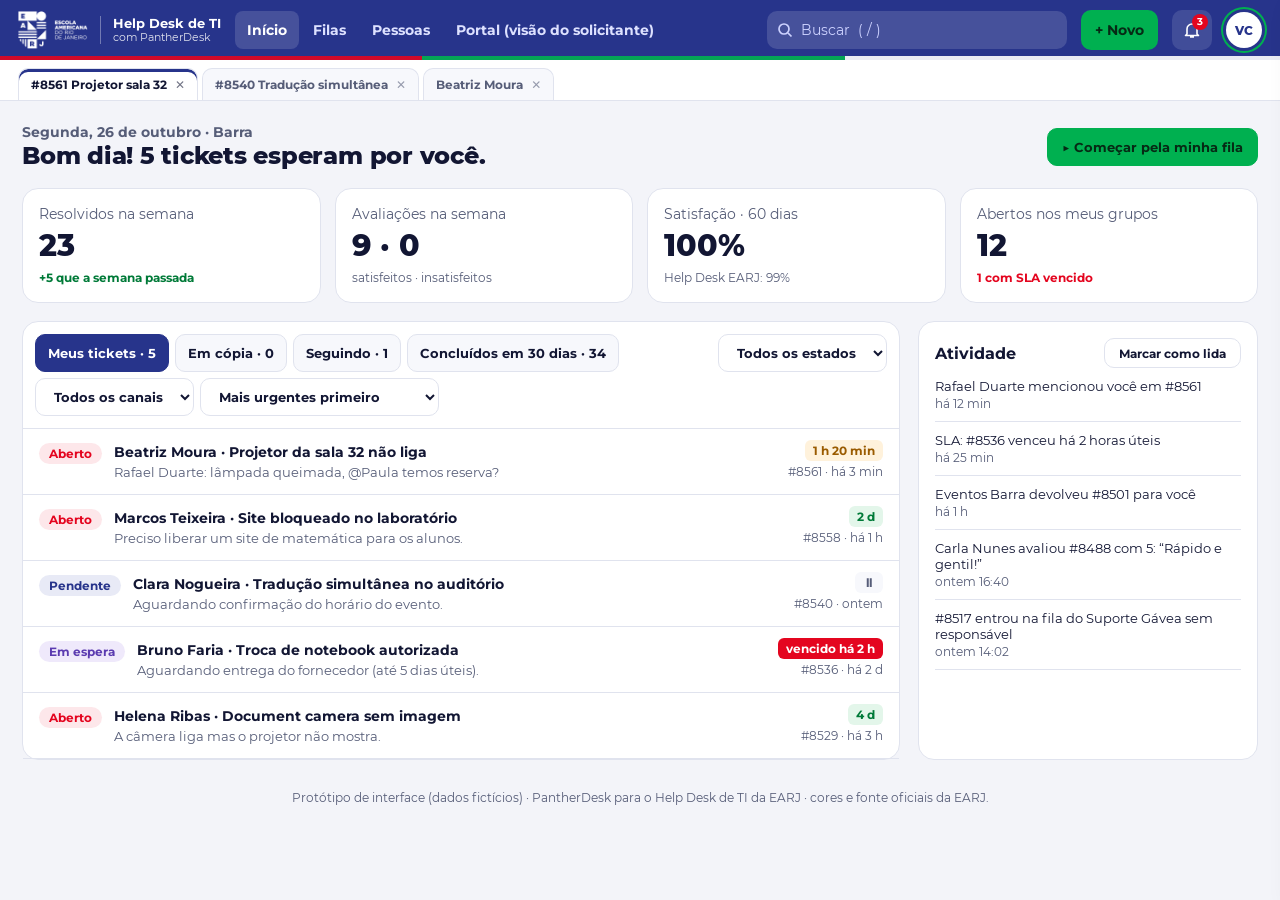
<file: design/prototipo-earj/index.html>
<!doctype html>
<html lang="pt-BR" data-theme="light">
<head>
<meta charset="utf-8">
<meta name="viewport" content="width=device-width, initial-scale=1">
<title>Help Desk EARJ — protótipo PantherDesk</title>
<style>
@font-face{font-family:Montserrat;src:url(assets/Montserrat-Light.ttf);font-weight:300}
@font-face{font-family:Montserrat;src:url(assets/Montserrat-Regular.ttf);font-weight:400 500}
@font-face{font-family:Montserrat;src:url(assets/Montserrat-Bold.ttf);font-weight:600 700}
@font-face{font-family:Montserrat;src:url(assets/Montserrat-ExtraBold.ttf);font-weight:800}

/* Paleta oficial EARJ (templates institucionais): azul #27348B, vermelho #E4051F, verde #00B050 */
:root{
  --azul:#27348B; --azul-esc:#1B2466; --azul-claro:#E8EAF6;
  --verde:#00B050; --verde-txt:#007A38; --verde-claro:#E3F6EA;
  --vermelho:#E4051F; --vermelho-claro:#FDE7EA;
  --ambar:#9A5B00; --ambar-claro:#FFF2DC;
  --roxo:#5B3BB0; --roxo-claro:#EFE9FB;
  --bg:#F3F4F9; --surface:#FFFFFF; --surface-2:#F7F8FC; --line:#E0E3EE;
  --ink:#121633; --muted:#565D78; --nota:#FFF7E0; --nota-borda:#EBCB73;
  --sombra:0 8px 28px rgba(18,22,51,.14);
}
:root[data-theme="dark"]{
  --azul-claro:#252C5C; --verde-claro:#123524; --verde-txt:#4FD18A;
  --vermelho-claro:#3D1219; --ambar:#F2B85A; --ambar-claro:#3A2A0F;
  --roxo:#B9A2F2; --roxo-claro:#2B2249;
  --bg:#0D1022; --surface:#161A33; --surface-2:#1C2140; --line:#2B3156;
  --ink:#EEF0FA; --muted:#A8AEC9; --nota:#2E2812; --nota-borda:#6B5A22;
  --sombra:0 8px 28px rgba(0,0,0,.5);
}
*{box-sizing:border-box}
html,body{margin:0;background:var(--bg);color:var(--ink);font-family:Montserrat,system-ui,sans-serif;font-size:14px}
button,input,select,textarea{font-family:inherit;font-size:inherit;color:inherit}
button{cursor:pointer}
a{color:var(--azul)}
:root[data-theme="dark"] a{color:#9DA8FF}
.sr{position:absolute;left:-9999px}
:focus-visible{outline:3px solid var(--verde);outline-offset:2px}

/* ---------- Barra superior ---------- */
.topo{background:var(--azul);color:#fff;display:flex;flex-wrap:wrap;align-items:center;gap:14px;padding:0 18px;min-height:60px;position:relative}
.topo::after{content:"";position:absolute;left:0;right:0;bottom:0;height:4px;background:linear-gradient(90deg,var(--vermelho) 0 33%,var(--verde) 33% 66%,#fff 66% 100%);opacity:.9}
.marca{display:flex;align-items:center;gap:12px;text-decoration:none;color:#fff}
.marca img{height:38px}
.marca span{font-weight:700;font-size:13px;border-left:1px solid rgba(255,255,255,.35);padding-left:12px;line-height:1.2}
.marca small{display:block;font-weight:400;opacity:.85}
.nav{display:flex;gap:2px;flex-wrap:wrap}
.nav button{background:none;border:0;color:#DDE1FF;padding:10px 12px;border-radius:8px;font-weight:600}
.nav button[aria-current="page"]{background:rgba(255,255,255,.14);color:#fff}
.nav button:hover{background:rgba(255,255,255,.1)}
.espaco{flex:1 1 20px}
.busca{position:relative}
.busca input{width:300px;max-width:52vw;height:38px;border-radius:10px;border:0;padding:0 12px 0 34px;background:rgba(255,255,255,.14);color:#fff}
.busca input::placeholder{color:#CDD2FF}
.busca svg{position:absolute;left:10px;top:11px}
.icone{width:40px;height:40px;border-radius:10px;border:0;background:rgba(255,255,255,.12);color:#fff;display:flex;align-items:center;justify-content:center;position:relative}
.icone .bolha{position:absolute;top:4px;right:4px;background:var(--vermelho);color:#fff;font-size:10px;font-weight:700;border-radius:8px;min-width:16px;height:16px;line-height:16px}
.btn-novo{height:40px;border-radius:10px;border:0;background:var(--verde);color:#062A15;font-weight:700;padding:0 14px}
.avatar{width:36px;height:36px;border-radius:50%;background:#fff;color:var(--azul);font-weight:800;font-size:12px;display:flex;align-items:center;justify-content:center;border:0;box-shadow:0 0 0 3px var(--azul),0 0 0 5px var(--verde)}
.abas{display:flex;gap:4px;padding:8px 18px 0;background:var(--surface);border-bottom:1px solid var(--line);flex-wrap:wrap}
.abas button{border:1px solid var(--line);border-bottom:0;background:var(--surface-2);border-radius:10px 10px 0 0;padding:8px 12px;font-size:12px;font-weight:600;color:var(--muted);display:flex;gap:8px;align-items:center}
.abas button.ativa{background:var(--surface);color:var(--ink);box-shadow:inset 0 3px 0 var(--azul)}
.abas .x{opacity:.6}

/* ---------- Menus flutuantes ---------- */
.pop{position:absolute;top:52px;right:0;width:320px;background:var(--surface);color:var(--ink);border:1px solid var(--line);border-radius:14px;box-shadow:var(--sombra);padding:12px;z-index:30;display:none}
.pop.aberto{display:block}
.pop h3{margin:4px 6px 8px;font-size:12px;text-transform:uppercase;letter-spacing:.05em;color:var(--muted)}
.pop .item{display:flex;justify-content:space-between;gap:8px;width:100%;text-align:left;border:0;background:none;padding:9px 8px;border-radius:8px;font-size:13px}
.pop .item:hover{background:var(--surface-2)}
.chips{display:flex;flex-wrap:wrap;gap:6px;margin:4px 6px 10px}
.chip{border:1px solid var(--line);background:var(--surface-2);border-radius:999px;padding:5px 10px;font-size:12px;font-weight:600}
.chip.on{background:var(--azul);border-color:var(--azul);color:#fff}

/* ---------- Estrutura geral ---------- */
main{padding:22px;max-width:1500px;margin:0 auto}
.tela{display:none}
.tela.ativa{display:block}
.cartao{background:var(--surface);border:1px solid var(--line);border-radius:16px}
h1{font-weight:800;font-size:24px;margin:0;letter-spacing:-.01em}
h2{font-weight:700;font-size:16px;margin:0}
.muted{color:var(--muted)}
.linha{display:flex;gap:12px;flex-wrap:wrap;align-items:center}
.btn{height:38px;border-radius:10px;border:1px solid var(--line);background:var(--surface);padding:0 14px;font-weight:600;font-size:13px}
.btn:hover{border-color:var(--azul)}
.btn.prim{background:var(--azul);border-color:var(--azul);color:#fff}
.btn.verde{background:var(--verde);border-color:var(--verde);color:#062A15}
.estado{display:inline-flex;align-items:center;gap:6px;border-radius:999px;padding:3px 10px;font-size:12px;font-weight:700;white-space:nowrap}
.e-aberto{background:var(--vermelho-claro);color:var(--vermelho)}
:root[data-theme="dark"] .e-aberto{color:#FF8A97}
.e-pendente{background:var(--azul-claro);color:var(--azul)}
:root[data-theme="dark"] .e-pendente{color:#AEB6FF}
.e-espera{background:var(--roxo-claro);color:var(--roxo)}
.e-resolvido{background:var(--verde-claro);color:var(--verde-txt)}
.e-fechado{background:var(--surface-2);color:var(--muted)}
.sla{font-weight:700;font-size:12px;border-radius:6px;padding:3px 8px;white-space:nowrap}
.sla.ok{background:var(--verde-claro);color:var(--verde-txt)}
.sla.alerta{background:var(--ambar-claro);color:var(--ambar)}
.sla.vencido{background:var(--vermelho);color:#fff}
.sla.pausa{background:var(--surface-2);color:var(--muted)}

/* ---------- Início ---------- */
.grade-inicio{display:grid;grid-template-columns:minmax(0,1fr) 340px;gap:18px;margin-top:18px}
.stats{display:grid;grid-template-columns:repeat(4,minmax(0,1fr));gap:14px;margin-top:18px}
.stat{padding:16px}
.stat b{display:block;font-size:30px;font-weight:800;margin:4px 0}
.seg{display:flex;gap:6px;flex-wrap:wrap;padding:12px;border-bottom:1px solid var(--line)}
.seg button{border:1px solid var(--line);background:var(--surface-2);border-radius:10px;padding:8px 12px;font-weight:600;font-size:13px}
.seg button.on{background:var(--azul);color:#fff;border-color:var(--azul)}
.lista-cartoes{display:flex;flex-direction:column}
.tcard{display:grid;grid-template-columns:auto minmax(0,1fr) auto;gap:12px;align-items:start;padding:14px 16px;border-bottom:1px solid var(--line);text-align:left;background:none;border-left:0;border-right:0;border-top:0;width:100%}
.tcard:hover{background:var(--surface-2)}
.tcard .tit{font-weight:700}
.tcard .prev{color:var(--muted);font-size:13px;margin-top:3px;white-space:nowrap;overflow:hidden;text-overflow:ellipsis}
.feed a{display:block;padding:10px 0;border-bottom:1px solid var(--line);text-decoration:none;color:var(--ink);font-size:13px}
.feed a span{display:block;color:var(--muted);font-size:12px;margin-top:2px}

/* ---------- Filas ---------- */
.grade-filas{display:grid;grid-template-columns:250px minmax(0,1fr);gap:18px}
.filas-lista button{display:flex;justify-content:space-between;align-items:center;gap:8px;width:100%;border:0;background:none;padding:10px 12px;border-radius:10px;font-size:13px;font-weight:600;color:var(--ink);text-align:left}
.filas-lista button.on{background:var(--azul);color:#fff}
.filas-lista button:hover:not(.on){background:var(--surface-2)}
.ponto{width:10px;height:10px;border-radius:3px;display:inline-block;margin-right:8px}
.tabela{width:100%;border-collapse:collapse;font-size:13px;min-width:900px}
.tabela th{text-align:left;color:var(--muted);font-size:12px;font-weight:700;padding:10px;border-bottom:1px solid var(--line);white-space:nowrap}
.tabela td{padding:11px 10px;border-bottom:1px solid var(--line);vertical-align:middle}
.tabela tr.grupo td{background:var(--surface-2);font-weight:700;font-size:12px;color:var(--muted)}
.tabela tr.sel td{background:var(--azul-claro)}
.tabela tbody tr:not(.grupo):hover td{background:var(--surface-2);cursor:pointer}
.olho{display:inline-flex;align-items:center;gap:4px;color:var(--roxo);font-size:11px;font-weight:700}
.barra-massa{position:sticky;bottom:12px;margin-top:12px;background:var(--azul-esc);color:#fff;border-radius:14px;padding:10px 14px;display:none;align-items:center;gap:8px;flex-wrap:wrap;box-shadow:var(--sombra)}
.barra-massa.vis{display:flex}
.barra-massa button{height:36px;border-radius:9px;border:1px solid rgba(255,255,255,.3);background:transparent;color:#fff;padding:0 12px;font-weight:600}
.gaveta{position:fixed;top:0;right:0;bottom:0;width:360px;max-width:92vw;background:var(--surface);border-left:1px solid var(--line);box-shadow:var(--sombra);transform:translateX(105%);transition:transform .2s;z-index:40;padding:20px;display:flex;flex-direction:column;gap:14px;overflow:auto}
.gaveta.aberta{transform:none}
.campo{display:flex;flex-direction:column;gap:6px}
.campo label{font-size:12px;font-weight:700;color:var(--muted)}
.campo select,.campo input,.campo textarea{height:40px;border-radius:10px;border:1px solid var(--line);background:var(--surface);padding:0 10px}
.campo textarea{height:auto;min-height:90px;padding:10px;resize:vertical}

/* ---------- Ticket ---------- */
.grade-ticket{display:grid;grid-template-columns:minmax(0,1fr) 360px;gap:18px}
.migalhas{display:flex;gap:6px;flex-wrap:wrap;font-size:12px;color:var(--muted);font-weight:600}
.migalhas button{border:0;background:var(--surface-2);border-radius:6px;padding:4px 8px;font-weight:600;color:var(--ink)}
.cab-ticket{padding:18px 20px;border-bottom:1px solid var(--line);display:flex;flex-direction:column;gap:10px}
.conversa{padding:16px 20px;display:flex;flex-direction:column;gap:12px}
.msg{border:1px solid var(--line);border-radius:14px;padding:12px 14px;background:var(--surface)}
.msg.interna{background:var(--nota);border-color:var(--nota-borda)}
.msg.paralela{background:var(--roxo-claro);border-color:transparent}
.msg.sistema{align-self:center;background:var(--surface-2);border:0;border-radius:999px;padding:5px 12px;font-size:12px;color:var(--muted)}
.msg .quem{display:flex;gap:10px;align-items:center;font-size:12px;margin-bottom:6px}
.msg .quem b{font-size:13px}
.msg p{margin:0;line-height:1.55}
.ini{width:30px;height:30px;border-radius:50%;display:flex;align-items:center;justify-content:center;font-weight:800;font-size:11px;background:var(--azul-claro);color:var(--azul);flex:0 0 30px}
:root[data-theme="dark"] .ini{color:#C7CCFF}
.resumo{border:1px dashed var(--line);border-radius:14px;padding:12px 14px;background:var(--surface-2)}
.editor{margin:0 20px 16px;border:2px solid var(--line);border-radius:14px;background:var(--surface)}
.editor.interna{border-color:var(--nota-borda);background:var(--nota)}
.editor textarea{width:100%;border:0;background:transparent;min-height:90px;padding:12px 14px;resize:vertical;line-height:1.5;outline:none}
.editor .topo-ed{display:flex;gap:6px;align-items:center;padding:8px;border-bottom:1px solid var(--line);flex-wrap:wrap}
.toggle{display:flex;background:var(--surface-2);border-radius:10px;padding:3px}
.toggle button{border:0;background:none;border-radius:8px;padding:7px 12px;font-weight:700;font-size:12px;color:var(--muted)}
.toggle button.on{background:var(--surface);color:var(--ink);box-shadow:0 1px 3px rgba(0,0,0,.12)}
.rodape-ed{display:flex;gap:8px;align-items:center;flex-wrap:wrap;padding:8px;border-top:1px solid var(--line)}
.split{display:flex;margin-left:auto;position:relative}
.split .principal{height:42px;border-radius:10px 0 0 10px;border:0;background:var(--azul);color:#fff;font-weight:700;padding:0 16px}
.split .seta{height:42px;width:38px;border-radius:0 10px 10px 0;border:0;border-left:1px solid rgba(255,255,255,.3);background:var(--azul);color:#fff}
.split .pop{top:auto;bottom:48px;width:230px}
.painel-abas{display:flex;gap:2px;padding:8px;border-bottom:1px solid var(--line);flex-wrap:wrap}
.painel-abas button{border:0;background:none;border-radius:8px;padding:8px 10px;font-weight:700;font-size:12px;color:var(--muted)}
.painel-abas button.on{background:var(--azul-claro);color:var(--azul)}
:root[data-theme="dark"] .painel-abas button.on{color:#C7CCFF}
.painel{padding:16px;display:none;flex-direction:column;gap:14px}
.painel.on{display:flex}
.par{display:flex;justify-content:space-between;gap:10px;font-size:13px}
.par span:first-child{color:var(--muted)}
.tags{display:flex;flex-wrap:wrap;gap:6px}
.tag{background:var(--surface-2);border:1px solid var(--line);border-radius:6px;padding:3px 8px;font-size:12px}

/* ---------- Clientes ---------- */
.grade-clientes{display:grid;grid-template-columns:220px minmax(0,1fr);gap:18px}

/* ---------- Portal ---------- */
.portal-topo{background:var(--azul);color:#fff;position:relative;overflow:hidden;border-radius:18px}
.portal-topo .listras{position:absolute;right:40px;top:0;bottom:0;width:360px;opacity:.95}
.portal-topo .conteudo{position:relative;padding:28px 32px 36px;display:flex;flex-direction:column;gap:14px;max-width:720px}
.portal-topo .barra-verde{height:8px;width:280px;background:var(--verde)}
.portal-busca{display:flex;align-items:center;gap:10px;background:#fff;border-radius:12px;padding:0 14px;height:52px;color:#121633;max-width:600px}
.portal-busca input{border:0;outline:none;width:100%;font-size:15px;color:#121633;background:transparent}
.grade-portal{display:grid;grid-template-columns:minmax(0,1fr) 340px;gap:18px;margin-top:18px}
.deflexao{background:var(--verde-claro);border-radius:12px;padding:12px 14px;display:flex;flex-direction:column;gap:6px}
.deflexao b{color:var(--verde-txt)}
.fab{position:fixed;right:24px;bottom:24px;height:56px;border-radius:28px;border:0;background:var(--verde);color:#062A15;font-weight:800;padding:0 20px;box-shadow:var(--sombra);display:none;z-index:35}
.fab.vis{display:block}
.chat{position:fixed;right:24px;bottom:92px;width:380px;max-width:calc(100vw - 32px);height:560px;background:var(--surface);border-radius:18px;box-shadow:var(--sombra);border:1px solid var(--line);display:none;flex-direction:column;overflow:hidden;z-index:36}
.chat.aberto{display:flex}
.chat header{background:var(--azul);color:#fff;padding:14px 16px;display:flex;align-items:center;gap:12px}
.chat .corpo{flex:1;overflow:auto;padding:14px;display:flex;flex-direction:column;gap:8px;background:var(--surface-2)}
.bal{max-width:80%;padding:9px 12px;border-radius:14px;line-height:1.45;font-size:13px}
.bal.eu{align-self:flex-end;background:var(--azul);color:#fff;border-bottom-right-radius:4px}
.bal.eles{background:var(--surface);border:1px solid var(--line);border-bottom-left-radius:4px}
.notas{display:flex;gap:6px}
.notas button{flex:1;height:42px;border-radius:10px;border:1px solid var(--line);background:var(--surface);font-weight:800}
.notas button.on{background:var(--verde);border-color:var(--verde);color:#062A15}

/* ---------- Diálogo de atalhos ---------- */
dialog{border:1px solid var(--line);border-radius:18px;background:var(--surface);color:var(--ink);padding:0;width:640px;max-width:94vw;box-shadow:var(--sombra)}
dialog::backdrop{background:rgba(10,12,30,.45)}
.dlg{padding:22px;display:flex;flex-direction:column;gap:14px}
kbd{font-family:inherit;font-weight:700;font-size:12px;border:1px solid var(--line);border-bottom-width:3px;border-radius:6px;padding:2px 7px;background:var(--surface-2)}
.atalhos{display:grid;grid-template-columns:repeat(2,minmax(0,1fr));gap:8px 24px}
.atalhos div{display:flex;justify-content:space-between;gap:10px;font-size:13px;padding:6px 0;border-bottom:1px solid var(--line)}
.aviso-proto{font-size:12px;color:var(--muted);text-align:center;padding:18px}

@media (max-width:1100px){
  .grade-inicio,.grade-ticket,.grade-portal{grid-template-columns:minmax(0,1fr)}
  .stats{grid-template-columns:repeat(2,minmax(0,1fr))}
  .grade-filas,.grade-clientes{grid-template-columns:minmax(0,1fr)}
}
</style>
</head>
<body>

<header class="topo">
  <a href="#" class="marca" data-ir="inicio" aria-label="Help Desk EARJ, início">
    <img src="assets/earj-logo-branco.png" alt="EARJ">
    <span>Help Desk de TI<small>com PantherDesk</small></span>
  </a>
  <nav class="nav" aria-label="Seções">
    <button data-ir="inicio" aria-current="page">Início</button>
    <button data-ir="filas">Filas</button>
    <button data-ir="clientes">Pessoas</button>
    <button data-ir="portal">Portal (visão do solicitante)</button>
  </nav>
  <div class="espaco"></div>
  <div class="busca">
    <svg width="16" height="16" viewBox="0 0 16 16" aria-hidden="true"><circle cx="7" cy="7" r="5" fill="none" stroke="#CDD2FF" stroke-width="1.7"/><path d="M11 11l3.5 3.5" stroke="#CDD2FF" stroke-width="1.7"/></svg>
    <label class="sr" for="busca">Buscar</label>
    <input id="busca" type="search" placeholder="Buscar  ( / )" autocomplete="off">
    <div class="pop" id="pop-busca" role="dialog" aria-label="Busca">
      <div class="chips"><button class="chip on">Tickets</button><button class="chip">Artigos</button><button class="chip">Pessoas</button><button class="chip">Organizações</button><button class="chip">Conversas paralelas</button></div>
      <h3>Vistos recentemente</h3>
      <button class="item" data-ir="ticket"><span>#8561 Projetor da sala 32 não liga</span><span class="estado e-aberto">Aberto</span></button>
      <button class="item"><span>#8540 Tradução simultânea no auditório</span><span class="estado e-pendente">Pendente</span></button>
      <button class="item" data-ir="clientes"><span>Perfil: Beatriz Moura</span><span class="muted">pessoa</span></button>
      <button class="item"><span><b>Ver todos os resultados</b></span><span>→</span></button>
    </div>
  </div>
  <div style="position:relative">
    <button class="btn-novo" id="btn-novo" aria-haspopup="true" aria-expanded="false">+ Novo</button>
    <div class="pop" id="pop-novo" role="menu">
      <button class="item" role="menuitem"><span>Ticket</span><kbd>N</kbd></button>
      <button class="item" role="menuitem"><span>Pessoa</span></button>
      <button class="item" role="menuitem"><span>Organização</span></button>
      <h3 style="margin-top:12px">Tickets vistos recentemente</h3>
      <button class="item" data-ir="ticket"><span>#8561 Projetor da sala 32</span><span class="estado e-aberto">Aberto</span></button>
      <button class="item"><span>#8540 Tradução simultânea</span><span class="estado e-pendente">Pendente</span></button>
    </div>
  </div>
  <div style="position:relative">
    <button class="icone" id="btn-notif" aria-label="Notificações: 3 novas" aria-expanded="false">
      <svg width="18" height="18" viewBox="0 0 18 18" aria-hidden="true"><path d="M4 13V8a5 5 0 0110 0v5l1.5 1.5h-13zM7 16h4" fill="none" stroke="#fff" stroke-width="1.6" stroke-linejoin="round"/></svg>
      <span class="bolha">3</span>
    </button>
    <div class="pop" id="pop-notif" role="dialog" aria-label="Notificações">
      <div class="linha" style="justify-content:space-between;margin:0 6px 8px"><h2>Notificações</h2><button class="btn" style="height:30px;font-size:12px">Preferências</button></div>
      <button class="item" data-ir="ticket"><span><b>Rafael Duarte</b> mencionou você em #8561</span><span class="muted">12 min</span></button>
      <button class="item"><span><b>SLA:</b> #8512 vence em 1 hora útil</span><span class="muted">25 min</span></button>
      <button class="item"><span><b>Eventos Gávea</b> devolveu #8530 para você</span><span class="muted">1 h</span></button>
    </div>
  </div>
  <div style="position:relative">
    <button class="avatar" id="btn-perfil" aria-label="Seu perfil e preferências" aria-expanded="false">VC</button>
    <div class="pop" id="pop-perfil" role="menu">
      <div style="margin:4px 6px 10px"><b>Você</b><div class="muted" style="font-size:12px">agente · Suporte Barra, Eventos Barra</div></div>
      <h3>Disponibilidade</h3>
      <div class="chips"><button class="chip on">Disponível</button><button class="chip">Ausente</button></div>
      <h3>Aparência</h3>
      <div class="chips" id="temas"><button class="chip on" data-tema="light">Claro</button><button class="chip" data-tema="dark">Escuro</button><button class="chip" data-tema="sistema">Igual ao sistema</button></div>
      <h3>Idioma</h3>
      <div class="chips"><button class="chip on">Português</button><button class="chip">English</button></div>
      <button class="item" id="abrir-atalhos"><span>Atalhos do teclado</span><kbd>?</kbd></button>
      <button class="item"><span>Meu perfil e assinatura</span><span>→</span></button>
      <button class="item"><span>Sair</span><span></span></button>
    </div>
  </div>
</header>

<div class="abas" role="tablist" aria-label="Abertos agora">
  <button class="ativa" data-ir="ticket">#8561 Projetor sala 32 <span class="x" aria-hidden="true">✕</span></button>
  <button data-ir="ticket">#8540 Tradução simultânea <span class="x" aria-hidden="true">✕</span></button>
  <button data-ir="clientes">Beatriz Moura <span class="x" aria-hidden="true">✕</span></button>
</div>

<main>

<!-- =================== INÍCIO =================== -->
<section class="tela ativa" id="t-inicio" aria-labelledby="h-inicio">
  <div class="linha" style="justify-content:space-between">
    <div><div class="muted" style="font-weight:600">Segunda, 26 de outubro · Barra</div><h1 id="h-inicio">Bom dia! 5 tickets esperam por você.</h1></div>
    <button class="btn verde" data-ir="ticket">▶ Começar pela minha fila</button>
  </div>
  <div class="stats">
    <div class="cartao stat"><span class="muted">Resolvidos na semana</span><b>23</b><span style="color:var(--verde-txt);font-weight:600;font-size:12px">+5 que a semana passada</span></div>
    <div class="cartao stat"><span class="muted">Avaliações na semana</span><b>9 · 0</b><span class="muted" style="font-size:12px">satisfeitos · insatisfeitos</span></div>
    <div class="cartao stat"><span class="muted">Satisfação · 60 dias</span><b>100%</b><span class="muted" style="font-size:12px">Help Desk EARJ: 99%</span></div>
    <div class="cartao stat"><span class="muted">Abertos nos meus grupos</span><b>12</b><span style="color:var(--vermelho);font-weight:700;font-size:12px">1 com SLA vencido</span></div>
  </div>
  <div class="grade-inicio">
    <div class="cartao">
      <div class="seg" role="tablist" aria-label="Meu trabalho">
        <button class="on">Meus tickets · 5</button><button>Em cópia · 0</button><button>Seguindo · 1</button><button>Concluídos em 30 dias · 34</button>
        <span class="espaco"></span>
        <select class="btn" aria-label="Filtrar por estado"><option>Todos os estados</option><option>Aberto</option><option>Pendente</option><option>Em espera</option></select>
        <select class="btn" aria-label="Filtrar por canal"><option>Todos os canais</option><option>Formulário</option><option>E-mail</option><option>Chat</option></select>
        <select class="btn" aria-label="Ordenar"><option>Mais urgentes primeiro</option><option>Atualizados há mais tempo</option><option>Atualizados recentemente</option></select>
      </div>
      <div class="lista-cartoes" id="lista-inicio"></div>
    </div>
    <aside class="cartao" style="padding:16px">
      <div class="linha" style="justify-content:space-between"><h2>Atividade</h2><button class="btn" style="height:30px;font-size:12px">Marcar como lida</button></div>
      <div class="feed" id="feed"></div>
    </aside>
  </div>
</section>

<!-- =================== FILAS =================== -->
<section class="tela" id="t-filas" aria-labelledby="h-filas">
  <div class="grade-filas">
    <nav class="cartao filas-lista" style="padding:10px" aria-label="Filas">
      <div class="linha" style="justify-content:space-between;padding:6px 8px 10px"><h2>Filas</h2><button class="btn" style="height:30px;font-size:12px" aria-label="Atualizar contagens">↻</button></div>
      <div id="filas-comp"></div>
      <div class="muted" style="font-size:11px;font-weight:700;text-transform:uppercase;letter-spacing:.05em;padding:14px 12px 6px">Minhas filas (2 de 10)</div>
      <div id="filas-pess"></div>
      <button style="justify-content:center;border:1px dashed var(--line);margin-top:8px">+ Nova fila pessoal</button>
      <div class="muted" style="font-size:12px;padding:12px">Quarentena de e-mail: <b>2</b></div>
    </nav>
    <div>
      <div class="cartao" style="padding:16px 18px">
        <div class="linha" style="justify-content:space-between">
          <div><h1 id="h-filas">Não resolvidos</h1><div class="muted" style="font-size:13px;margin-top:4px"><span id="contagem">31 tickets</span> · atualizada agora · agrupada por estado</div></div>
          <div class="linha">
            <button class="btn" id="btn-filtro">Filtrar</button>
            <div style="position:relative"><button class="btn" id="btn-acoes" aria-expanded="false">Ações ▾</button>
              <div class="pop" id="pop-acoes" style="width:240px"><button class="item">Exportar CSV</button><button class="item">Mostrar como cartões</button><button class="item">Editar colunas (admin)</button></div></div>
            <button class="btn verde" data-ir="ticket">▶ Trabalhar em sequência</button>
          </div>
        </div>
      </div>
      <div class="cartao" style="margin-top:12px;overflow-x:auto">
        <table class="tabela">
          <thead><tr><th><input type="checkbox" id="sel-todos" aria-label="Selecionar todos"></th><th>Estado</th><th>Nº</th><th>Aberto em</th><th>Unidade</th><th>SLA</th><th>Assunto</th><th>Solicitante</th><th>Responsável</th><th>Atualizado</th></tr></thead>
          <tbody id="corpo-fila"></tbody>
        </table>
      </div>
      <div class="barra-massa" id="barra-massa" role="region" aria-label="Edição em massa">
        <b id="qtd-sel">0 selecionados</b><span class="espaco"></span>
        <button>Atribuir</button><button>Estado</button><button>Grupo</button><button>Aplicar macro</button><button>Etiquetas</button><button id="cancelar-sel">Cancelar</button>
      </div>
    </div>
  </div>
</section>

<!-- =================== TICKET =================== -->
<section class="tela" id="t-ticket" aria-labelledby="h-ticket">
  <div class="grade-ticket">
    <div class="cartao">
      <div class="cab-ticket">
        <div class="migalhas"><button>EARJ · Upper School</button><span>›</span><button data-ir="clientes">Beatriz Moura</button><span>›</span><span>Ticket #8561</span></div>
        <div class="linha">
          <span class="estado e-aberto" id="estado-ticket">Aberto</span>
          <h1 id="h-ticket" style="flex:1 1 300px">Projetor da sala 32 não liga</h1>
          <span class="sla alerta" title="Resolução vence em 1 h 20 min úteis">⏱ 1 h 20 min</span>
          <span class="tag" title="Canal">Formulário do portal</span>
          <div style="position:relative">
            <button class="btn" id="btn-mais" aria-label="Mais ações" aria-expanded="false">⋯</button>
            <div class="pop" id="pop-mais" style="width:270px">
              <button class="item">Mesclar em outro ticket</button>
              <button class="item">Criar ticket de continuação</button>
              <button class="item">Salvar esta resposta como macro</button>
              <button class="item">Traduzir conversa</button>
              <button class="item">Imprimir</button>
              <button class="item">Ver como agente de apoio</button>
              <button class="item">Histórico de alterações</button>
              <button class="item">Marcar como spam</button>
              <button class="item" style="color:var(--vermelho);font-weight:700">Suspender solicitante</button>
            </div>
          </div>
        </div>
        <div class="linha muted" style="font-size:12px;font-weight:600">
          <span>aberto hoje 08:12 · por formulário</span>
          <span style="margin-left:auto" class="olho">👁 Rafael Duarte também está neste ticket</span>
        </div>
      </div>
      <div class="conversa">
        <div class="linha" style="justify-content:space-between">
          <div class="toggle" role="group" aria-label="Mostrar"><button class="on">Tudo</button><button>Só públicas</button><button>Só internas</button></div>
          <button class="btn" id="ordem" style="height:32px;font-size:12px">Mais novas primeiro ⇅</button>
        </div>
        <section class="resumo" aria-label="Resumo do ticket por IA">
          <div class="linha" style="justify-content:space-between;font-size:12px"><b style="text-transform:uppercase;letter-spacing:.05em">Resumo fixado (IA)</b><span class="muted">gerado por você 09:02 · até a mensagem 4</span></div>
          <p style="margin:6px 0 0;line-height:1.5">Projetor da sala 32 (Barra) não liga desde cedo; aula às 10:30. Lâmpada queimada. Projetor portátil entregue; troca pedida ao fornecedor.</p>
        </section>
        <div id="mensagens" style="display:flex;flex-direction:column;gap:12px"></div>
      </div>
      <form class="editor" id="editor" onsubmit="return false">
        <div class="topo-ed">
          <div class="toggle" role="group" aria-label="Tipo de mensagem"><button type="button" class="on" id="ed-pub">Resposta pública</button><button type="button" id="ed-int">Nota interna</button></div>
          <span class="muted" style="font-size:12px;font-weight:600" id="ed-para">Para: Beatriz Moura · <a href="#">+ Cc</a></span>
          <span class="espaco"></span>
          <button type="button" class="btn" style="height:32px;font-size:12px">Melhorar texto (IA)</button>
        </div>
        <label class="sr" for="texto">Mensagem</label>
        <textarea id="texto">Beatriz, a lâmpada do projetor queimou. Deixamos um projetor portátil na sala 32 para a sua aula das 10:30 e já pedimos a troca ao fornecedor.</textarea>
        <div class="rodape-ed">
          <select class="btn" aria-label="Aplicar macro"><option>⚡ Aplicar macro…</option><option>[POR] Atendimento no local</option><option>[POR] Pendente — em análise</option><option>[POR] Em espera — fornecedor</option><option>[POR] Resolvido — encerramento</option><option>[ING] On-site support</option><option>Enviar para outra equipe (com retorno)</option></select>
          <button type="button" class="btn" style="height:38px">📎 Anexar</button>
          <span class="muted" style="font-size:12px">Rascunho salvo</span>
          <select class="btn" aria-label="Depois de enviar"><option>Depois de enviar: ficar no ticket</option><option>Depois de enviar: fechar a aba</option><option>Depois de enviar: próximo da fila</option></select>
          <div class="split">
            <button type="submit" class="principal" id="enviar">Enviar como Em espera</button>
            <button type="button" class="seta" id="btn-estado" aria-label="Escolher estado do envio" aria-expanded="false">▾</button>
            <div class="pop" id="pop-estado">
              <button type="button" class="item" data-est="Aberto"><span>Aberto</span><kbd>Ctrl ⇧ A</kbd></button>
              <button type="button" class="item" data-est="Pendente"><span>Pendente</span><kbd>Ctrl ⇧ P</kbd></button>
              <button type="button" class="item" data-est="Em espera"><span>Em espera</span><kbd>Ctrl ⇧ E</kbd></button>
              <button type="button" class="item" data-est="Resolvido"><span>Resolvido</span><kbd>Ctrl ⇧ R</kbd></button>
            </div>
          </div>
        </div>
      </form>
    </div>

    <aside class="cartao" aria-label="Painel do ticket">
      <div class="painel-abas" role="tablist">
        <button class="on" data-painel="p-det">Detalhes</button><button data-painel="p-sol">Solicitante</button><button data-painel="p-kb">Artigos</button><button data-painel="p-par">Paralelas · 1</button><button data-painel="p-rel">Parecidos · 3</button>
      </div>
      <div class="painel on" id="p-det">
        <div class="campo"><label for="f-grupo">Grupo</label><select id="f-grupo"><option>Suporte Barra</option><option>Eventos Barra</option><option>Sistemas</option></select></div>
        <div class="campo"><label>Responsável *</label><div class="linha"><select style="flex:1;height:40px;border-radius:10px;border:1px solid var(--line);background:var(--surface);padding:0 10px" aria-label="Responsável"><option>Você</option><option>Rafael Duarte</option></select><button class="btn" style="height:40px">Assumir</button></div></div>
        <div class="campo"><label>Seguidores</label><div class="linha"><span class="tag">Paula Lima</span><button class="btn" style="height:30px;font-size:12px">Seguir</button></div></div>
        <div class="linha" style="gap:10px"><div class="campo" style="flex:1"><label for="f-pri">Prioridade</label><select id="f-pri"><option>Normal</option><option selected>Alta</option><option>Urgente</option><option>Baixa</option></select></div><div class="campo" style="flex:1"><label for="f-tipo">Tipo</label><select id="f-tipo"><option>Incidente</option><option>Pergunta</option><option>Problema</option><option>Tarefa</option></select></div></div>
        <div style="border-top:1px solid var(--line);padding-top:12px;display:flex;flex-direction:column;gap:12px">
          <div class="muted" style="font-size:11px;font-weight:800;text-transform:uppercase;letter-spacing:.05em">Formulário de serviço</div>
          <div class="campo"><label for="f-solic">Tipo de solicitante</label><select id="f-solic"><option>Funcionário(a)</option><option>Responsável por aluno</option></select></div>
          <div class="campo"><label for="f-unid">Unidade *</label><select id="f-unid" data-cond="unid"><option value="barra">Barra</option><option value="gavea">Gávea</option><option value="ambas">Entre unidades</option></select></div>
          <div class="campo" id="w-sala"><label for="f-sala" id="l-sala">Sala ou setor · Barra *</label><select id="f-sala"></select></div>
          <div class="campo"><label for="f-mot">Motivo do contato *</label><select id="f-mot"><option value="hardware">Hardware</option><option value="edu">Software educacional</option><option value="adm">Software administrativo</option><option value="rede">Rede e infraestrutura</option><option value="av" selected>Audiovisual</option><option value="outros">Outros</option></select></div>
          <div class="campo" id="w-sub"><label for="f-sub" id="l-sub">Equipamento audiovisual *</label><select id="f-sub"></select></div>
          <div class="muted" style="font-size:12px">Os campos mudam conforme a unidade e o motivo.</div>
        </div>
        <div class="campo"><label>Etiquetas</label><div class="tags"><span class="tag">projetor ✕</span><span class="tag">barra ✕</span><span class="tag">sala-32 ✕</span></div></div>
        <button class="btn" style="height:44px">Enviar para outra equipe (com retorno)…</button>
      </div>
      <div class="painel" id="p-sol">
        <div class="linha"><span class="ini" style="width:42px;height:42px">BM</span><div><b>Beatriz Moura</b><div class="muted" style="font-size:12px">beatriz.moura@exemplo-escola.org</div></div></div>
        <div class="par"><span>Hora local</span><span>seg., 10:04 (Brasília)</span></div>
        <div class="par"><span>Idioma</span><span>Português</span></div>
        <div class="par"><span>Cargo</span><span>Professora · Upper School</span></div>
        <div class="par"><span>Gestor</span><span>Henrique Sá</span></div>
        <div class="par"><span>Máquina</span><span>NB-BAR-0417</span></div>
        <div class="campo"><label for="obs">Observações</label><textarea id="obs">Prefere contato por e-mail; dá aula pela manhã.</textarea></div>
        <h2 style="font-size:13px">Histórico de pedidos</h2>
        <div class="par"><span>#8402 Som da sala 32 baixo</span><span class="estado e-resolvido">Resolvido</span></div>
        <div class="par"><span>#8170 Ativação do Office</span><span class="estado e-fechado">Fechado</span></div>
        <div class="par"><span>#7955 Smart TV sala 32</span><span class="estado e-fechado">Fechado</span></div>
      </div>
      <div class="painel" id="p-kb">
        <div class="campo"><label for="kb">Buscar na base</label><input id="kb" value="projetor não liga"></div>
        <div class="cartao" style="padding:12px"><b>Projetor não liga: o que verificar</b><div class="muted" style="font-size:12px;margin:4px 0 8px">Público · PT e EN</div><button class="btn" style="height:32px;font-size:12px">Inserir link na resposta</button></div>
        <div class="cartao" style="padding:12px"><b>Troca de lâmpada de projetor (interno)</b><div class="muted" style="font-size:12px;margin:4px 0 8px">Interno · não pode ir para o solicitante</div><button class="btn" style="height:32px;font-size:12px">Ler</button></div>
      </div>
      <div class="painel" id="p-par">
        <div class="msg paralela"><div class="quem"><b>Fornecedor AV</b><span class="muted">assistencia@fornecedor.exemplo · 08:55</span></div><p>Precisamos de uma lâmpada para projetor modelo XG-300 na Barra. Qual o prazo?</p></div>
        <button class="btn prim">+ Nova conversa paralela</button>
        <div class="muted" style="font-size:12px">Só a equipe vê. Quando o fornecedor responder, o ticket volta para Aberto.</div>
      </div>
      <div class="painel" id="p-rel">
        <div class="par"><span>#8544 Projetor sala 18 desligando</span><span class="estado e-aberto">Aberto</span></div>
        <div class="par"><span>#8501 Projetor auditório sem imagem</span><span class="estado e-resolvido">Resolvido</span></div>
        <div class="par"><span>#8399 Lâmpada projetor sala 12</span><span class="estado e-fechado">Fechado</span></div>
      </div>
    </aside>
  </div>
</section>

<!-- =================== PESSOAS =================== -->
<section class="tela" id="t-clientes" aria-labelledby="h-cli">
  <div class="grade-clientes">
    <nav class="cartao filas-lista" style="padding:10px" aria-label="Listas de pessoas">
      <button class="on">Todos os solicitantes <span>1.627</span></button>
      <button>Organizações <span>3</span></button>
      <button>Suspensos <span>2</span></button>
      <button>Endereços não verificados <span>14</span></button>
    </nav>
    <div class="cartao" style="padding:18px">
      <div class="linha" style="justify-content:space-between"><h1 id="h-cli">Solicitantes</h1><button class="btn prim">+ Adicionar solicitante</button></div>
      <div class="campo" style="margin:14px 0"><label for="b-cli" class="sr">Buscar pessoas</label><input id="b-cli" placeholder="Buscar por nome, e-mail, cargo ou máquina"></div>
      <div style="overflow-x:auto"><table class="tabela" style="min-width:700px"><thead><tr><th>Nome</th><th>E-mail</th><th>Cargo · Equipe</th><th>Unidade</th><th>Tickets</th></tr></thead><tbody id="corpo-cli"></tbody></table></div>
    </div>
  </div>
</section>

<!-- =================== PORTAL =================== -->
<section class="tela" id="t-portal" aria-labelledby="h-portal">
  <div class="portal-topo">
    <svg class="listras" viewBox="0 0 360 260" aria-hidden="true"><g fill="#00B050"><rect x="40" y="0" width="16" height="120"/><rect x="72" y="0" width="16" height="150"/><rect x="104" y="0" width="16" height="180"/><rect x="150" y="150" width="130" height="16"/><rect x="150" y="182" width="130" height="16"/><rect x="150" y="214" width="130" height="16"/><rect x="300" y="40" width="16" height="200"/><rect x="332" y="70" width="16" height="190"/></g></svg>
    <div class="conteudo">
      <img src="assets/earj-logo-branco.png" alt="Escola Americana do Rio de Janeiro" style="height:72px;align-self:flex-start">
      <div class="barra-verde"></div>
      <h1 id="h-portal" style="font-size:32px;font-weight:800;text-transform:uppercase;letter-spacing:.01em">Central de ajuda de TI</h1>
      <div style="font-weight:300;font-size:18px">Como podemos ajudar? · How can we help?</div>
      <div class="portal-busca"><svg width="18" height="18" viewBox="0 0 16 16" aria-hidden="true"><circle cx="7" cy="7" r="5" fill="none" stroke="#565D78" stroke-width="1.6"/><path d="M11 11l3.5 3.5" stroke="#565D78" stroke-width="1.6"/></svg><label class="sr" for="pb">Buscar</label><input id="pb" placeholder="Senha do Wi-Fi, impressora, projetor, VPN…"></div>
    </div>
  </div>
  <div class="grade-portal">
    <form class="cartao" style="padding:22px;display:flex;flex-direction:column;gap:16px" onsubmit="return false" aria-label="Abrir pedido">
      <div class="linha" style="justify-content:space-between"><h2 style="font-size:20px;font-weight:800">Abrir um pedido</h2><span class="muted" style="font-size:12px">PT · <a href="#">EN</a></span></div>
      <div class="linha" style="gap:14px;align-items:stretch">
        <div class="campo" style="flex:1 1 200px"><label for="p-tipo">Você é</label><select id="p-tipo"><option>Funcionário(a) da escola</option><option>Responsável por aluno</option></select></div>
        <div class="campo" style="flex:1 1 200px"><label for="p-unid">Unidade *</label><select id="p-unid"><option value="">Escolha…</option><option value="barra" selected>Barra</option><option value="gavea">Gávea</option><option value="ambas">Entre unidades</option></select></div>
      </div>
      <div class="campo" id="pw-sala"><label for="p-sala" id="pl-sala">Sala ou setor *</label><select id="p-sala"></select></div>
      <div class="campo"><label for="p-mot">Motivo do contato *</label><select id="p-mot"><option value="">Escolha…</option><option value="hardware" selected>Hardware</option><option value="edu">Software educacional</option><option value="adm">Software administrativo</option><option value="rede">Rede e infraestrutura</option><option value="av">Audiovisual</option><option value="outros">Outros</option></select></div>
      <div class="linha" style="gap:14px;align-items:stretch">
        <div class="campo" id="pw-sub" style="flex:1 1 200px"><label for="p-sub" id="pl-sub">Equipamento *</label><select id="p-sub"></select></div>
        <div class="campo" id="pw-sint" style="flex:1 1 200px"><label for="p-sint">O que está acontecendo? *</label><select id="p-sint"></select></div>
      </div>
      <div class="campo"><label for="p-ass">Assunto *</label><input id="p-ass" value="Projetor da sala 32 não liga"></div>
      <div class="deflexao" aria-live="polite"><b>Talvez isto resolva agora</b><a href="#">Projetor não liga: o que verificar antes de abrir um pedido</a><a href="#">Como conectar o notebook ao projetor da sala</a></div>
      <div class="campo"><label for="p-desc">Descrição</label><textarea id="p-desc">Tenho aula às 10:30 e preciso do projetor.</textarea></div>
      <div class="linha"><button class="btn">📎 Foto ou arquivo</button><span class="espaco"></span><button class="btn prim" style="height:46px;padding:0 24px">Enviar pedido</button></div>
    </form>
    <aside style="display:flex;flex-direction:column;gap:16px">
      <div class="cartao" style="padding:18px;display:flex;flex-direction:column;gap:10px">
        <h2>Meus pedidos</h2>
        <div class="par"><span style="color:var(--ink);font-weight:600">#8561 Projetor da sala 32</span><span class="estado e-aberto">Em andamento</span></div>
        <div class="par"><span style="color:var(--ink);font-weight:600">#8402 Som da sala 32</span><span class="estado e-pendente">Aguardando você</span></div>
        <div class="par"><span style="color:var(--ink);font-weight:600">#8170 Ativação do Office</span><span class="estado e-resolvido">Resolvido · avalie</span></div>
      </div>
      <div class="cartao" style="padding:18px;display:flex;flex-direction:column;gap:8px">
        <h2>Mais procurados</h2>
        <a href="#">Conectar ao Wi-Fi da escola</a><a href="#">Instalar a impressora do setor</a><a href="#">Acessar a VPN de casa</a><a href="#">Recuperar a senha do Google</a><a href="#">Usar a document camera</a>
      </div>
    </aside>
  </div>
</section>

<p class="aviso-proto">Protótipo de interface (dados fictícios) · PantherDesk para o Help Desk de TI da EARJ · cores e fonte oficiais da EARJ.</p>
</main>

<button class="fab" id="fab" aria-expanded="false">💬 Fale com a TI</button>
<div class="chat" id="chat" role="dialog" aria-label="Chat com a TI">
  <header><img src="assets/earj-logo-branco.png" alt="" style="height:28px"><div style="flex:1"><b>TI · EARJ</b><div style="font-size:12px;opacity:.85">Respondemos em horário escolar</div></div><button class="icone" id="fechar-chat" aria-label="Fechar chat">✕</button></header>
  <div class="corpo">
    <span class="muted" style="align-self:center;font-size:11px">Hoje · pedido #8570</span>
    <div class="bal eu">O som do ginásio não está funcionando e o evento começa às 14h.</div>
    <span class="muted" style="align-self:flex-end;font-size:11px">11:02 · lido</span>
    <div class="bal eles">Olá! Sou o Rafael, do suporte Barra. Já estou indo ao ginásio verificar a mesa de som.</div>
    <div class="bal eles">Resolvido: era o cabo da caixa principal. Pode testar?</div>
    <div class="cartao" style="padding:12px;display:flex;flex-direction:column;gap:8px">
      <b style="font-size:13px">Como foi o atendimento?</b>
      <div class="notas" role="radiogroup" aria-label="Nota de 1 a 5" id="notas"><button role="radio" aria-checked="false">1</button><button role="radio" aria-checked="false">2</button><button role="radio" aria-checked="false">3</button><button role="radio" aria-checked="false">4</button><button role="radio" aria-checked="false">5</button></div>
      <span class="muted" style="font-size:11px">1 = muito ruim · 5 = excelente</span>
    </div>
  </div>
  <div class="muted" style="font-size:12px;padding:6px 14px;background:var(--surface-2)">Rafael está escrevendo…</div>
  <form style="display:flex;gap:8px;padding:10px;border-top:1px solid var(--line)" onsubmit="return false"><label class="sr" for="m-chat">Mensagem</label><input id="m-chat" placeholder="Escreva sua mensagem" style="flex:1;height:42px;border-radius:10px;border:1px solid var(--line);padding:0 12px;background:var(--surface)"><button class="btn prim" style="height:42px">Enviar</button></form>
</div>

<aside class="gaveta" id="gaveta" aria-label="Filtros da fila">
  <div class="linha" style="justify-content:space-between"><h2>Filtrar fila</h2><button class="btn" id="fechar-gaveta" aria-label="Fechar">✕</button></div>
  <div class="campo"><label>Estado</label><div class="chips" style="margin:0"><button class="chip on">Aberto</button><button class="chip on">Pendente</button><button class="chip on">Em espera</button><button class="chip">Resolvido</button></div></div>
  <div class="campo"><label for="g-unid">Unidade</label><select id="g-unid"><option>Todas</option><option>Barra</option><option>Gávea</option><option>Entre unidades</option></select></div>
  <div class="campo"><label for="g-sla">SLA</label><select id="g-sla"><option>Qualquer</option><option>Vence em menos de 1 h útil</option><option>Vencido</option></select></div>
  <div class="campo"><label for="g-resp">Responsável</label><select id="g-resp"><option>Qualquer</option><option>Eu</option><option>Sem responsável</option></select></div>
  <div class="campo"><label for="g-tag">Etiqueta</label><input id="g-tag" placeholder="ex.: projetor"></div>
  <div class="campo"><label for="g-data">Aberto entre</label><input id="g-data" placeholder="01/10/2026 – 26/10/2026"></div>
  <div class="linha" style="margin-top:auto"><button class="btn" id="cancelar-gaveta">Cancelar</button><span class="espaco"></span><button class="btn prim">Aplicar filtros</button></div>
</aside>

<dialog id="dlg-atalhos" aria-labelledby="h-at">
  <div class="dlg">
    <div class="linha" style="justify-content:space-between"><h2 id="h-at">Atalhos do teclado</h2><button class="btn" id="fechar-atalhos">Fechar</button></div>
    <div class="atalhos">
      <div><span>Buscar</span><span><kbd>/</kbd></span></div>
      <div><span>Mostrar atalhos</span><span><kbd>?</kbd></span></div>
      <div><span>Novo ticket</span><span><kbd>N</kbd></span></div>
      <div><span>Ir para Início / Filas / Pessoas</span><span><kbd>G</kbd> <kbd>I</kbd> · <kbd>F</kbd> · <kbd>P</kbd></span></div>
      <div><span>Próximo / anterior na lista</span><span><kbd>J</kbd> <kbd>K</kbd></span></div>
      <div><span>Selecionar na lista</span><span><kbd>X</kbd></span></div>
      <div><span>Responder em público</span><span><kbd>R</kbd></span></div>
      <div><span>Nota interna</span><span><kbd>I</kbd></span></div>
      <div><span>Aplicar macro</span><span><kbd>M</kbd></span></div>
      <div><span>Enviar</span><span><kbd>Ctrl</kbd> <kbd>Enter</kbd></span></div>
      <div><span>Enviar como Pendente / Em espera / Resolvido</span><span><kbd>Ctrl ⇧ P</kbd> <kbd>E</kbd> <kbd>R</kbd></span></div>
      <div><span>Próximo ticket da fila</span><span><kbd>Ctrl ⇧ ↓</kbd></span></div>
    </div>
    <div class="muted" style="font-size:12px">Os atalhos de uma letra só funcionam fora de campos de texto. Podem ser desligados no seu perfil.</div>
  </div>
</dialog>

<script>
// ---------------- Dados fictícios ----------------
const tickets = [
  {n:8561, est:'Aberto', cls:'e-aberto', ass:'Projetor da sala 32 não liga', sol:'Beatriz Moura', resp:'Você', unid:'Barra', sla:['alerta','1 h 20 min'], ab:'26/10 08:12', at:'há 3 min', prev:'Rafael Duarte: lâmpada queimada, @Paula temos reserva?', canal:'Formulário', olho:'Rafael'},
  {n:8558, est:'Aberto', cls:'e-aberto', ass:'Site bloqueado no laboratório', sol:'Marcos Teixeira', resp:'Você', unid:'Barra', sla:['ok','2 d'], ab:'25/10 15:40', at:'há 1 h', prev:'Preciso liberar um site de matemática para os alunos.', canal:'E-mail'},
  {n:8540, est:'Pendente', cls:'e-pendente', ass:'Tradução simultânea no auditório', sol:'Clara Nogueira', resp:'Você', unid:'Gávea', sla:['pausa','⏸'], ab:'24/10 10:05', at:'ontem', prev:'Aguardando confirmação do horário do evento.', canal:'Formulário'},
  {n:8536, est:'Em espera', cls:'e-espera', ass:'Troca de notebook autorizada', sol:'Bruno Faria', resp:'Você', unid:'Barra', sla:['vencido','vencido há 2 h'], ab:'22/10 09:30', at:'há 2 d', prev:'Aguardando entrega do fornecedor (até 5 dias úteis).', canal:'Formulário'},
  {n:8529, est:'Aberto', cls:'e-aberto', ass:'Document camera sem imagem', sol:'Helena Ribas', resp:'Você', unid:'Barra', sla:['ok','4 d'], ab:'21/10 13:12', at:'há 3 h', prev:'A câmera liga mas o projetor não mostra.', canal:'Chat'},
  {n:8522, est:'Aberto', cls:'e-aberto', ass:'Wi-Fi fraco no ginásio', sol:'Otávio Reis', resp:'Rafael Duarte', unid:'Barra', sla:['ok','1 d'], ab:'21/10 08:50', at:'há 4 h', prev:'Sinal cai durante a aula de educação física.', canal:'Formulário', olho:'Paula'},
  {n:8517, est:'Aberto', cls:'e-aberto', ass:'Impressora do RH sem toner', sol:'Diana Prado', resp:'—', unid:'Gávea', sla:['alerta','45 min'], ab:'20/10 16:20', at:'há 5 h', prev:'Toner acabou e há documentos urgentes.', canal:'E-mail'},
  {n:8509, est:'Pendente', cls:'e-pendente', ass:'Acesso ao sistema administrativo', sol:'João Lemos', resp:'André Souza', unid:'Entre unidades', sla:['pausa','⏸'], ab:'19/10 11:00', at:'há 1 d', prev:'Pedimos a aprovação do gestor.', canal:'Formulário'},
  {n:8501, est:'Em espera', cls:'e-espera', ass:'Soundbar da sala 21 com chiado', sol:'Carla Nunes', resp:'—', unid:'Barra', sla:['pausa','⏸'], ab:'18/10 14:30', at:'há 3 h', prev:'Encaminhado por você para Eventos Barra.', canal:'Formulário', enc:true}
];
const filasComp = [
  ['Não resolvidos', 31, '#00B050'], ['Triagem (novos)', 0, '#F2B400'], ['Meus tickets', 5, '#E4051F'],
  ['Abertos por responsável', 8, '#27348B'], ['Pendentes por responsável', 23, '#5B8CFF'], ['Em espera nos meus grupos', 0, '#1A1A1A'],
  ['Sem responsável', 4, '#8E6CE8'], ['Resolvidos nas últimas 12 h', 10, '#8B5A2B'], ['Avaliados nos últimos 7 dias', 12, '#9AA0B5']
];
const filasPess = [['Impressoras Gávea', 3, '#00B050'], ['Meus eventos', 2, '#E4051F']];
const mensagens = [
  {tipo:'paralela', quem:'Conversa paralela com o fornecedor AV', meta:'assistencia@fornecedor.exemplo · 08:55 · só a equipe vê', txt:'Precisamos de uma lâmpada para projetor modelo XG-300 na Barra. Qual o prazo de entrega?'},
  {tipo:'sistema', txt:'Paula Lima passou a seguir este ticket · 08:57'},
  {tipo:'interna', quem:'Rafael Duarte', ini:'RD', meta:'nota interna · 08:41', txt:'Lâmpada queimada. <b style="background:var(--nota-borda);border-radius:4px;padding:0 4px">@Paula Lima</b> temos lâmpada reserva no almoxarifado da Barra?'},
  {tipo:'pub', quem:'Você', ini:'VC', meta:'resposta pública · 08:20 · Para: Beatriz Moura', txt:'Olá, Beatriz! Recebemos o seu pedido e um técnico vai até a sala 32 em alguns minutos.'},
  {tipo:'pub', quem:'Beatriz Moura', ini:'BM', meta:'pelo formulário do portal · 08:12', txt:'Bom dia! O projetor da sala 32 não liga. Tenho aula às 10:30 e preciso dele para a apresentação dos alunos. <span class="tag">📎 foto-projetor.png</span>'}
];
const feed = [
  ['Rafael Duarte mencionou você em #8561', 'há 12 min'], ['SLA: #8536 venceu há 2 horas úteis', 'há 25 min'],
  ['Eventos Barra devolveu #8501 para você', 'há 1 h'], ['Carla Nunes avaliou #8488 com 5: “Rápido e gentil!”', 'ontem 16:40'],
  ['#8517 entrou na fila do Suporte Gávea sem responsável', 'ontem 14:02']
];
const pessoas = [
  ['Beatriz Moura','beatriz.moura@exemplo-escola.org','Professora · Upper School','Barra',14], ['Marcos Teixeira','marcos.teixeira@exemplo-escola.org','Professor · Matemática','Barra',6],
  ['Clara Nogueira','clara.nogueira@exemplo-escola.org','Coordenação de eventos','Gávea',22], ['Diana Prado','diana.prado@exemplo-escola.org','Analista · RH','Gávea',9],
  ['João Lemos','joao.lemos@exemplo-escola.org','Financeiro','Entre unidades',4], ['Helena Ribas','helena.ribas@exemplo-escola.org','Professora · Lower School','Barra',11]
];
const salas = {barra:['Sala 32','Sala 18','Sala 21','Ginásio','Front Desk','Enfermaria','Biblioteca'], gavea:['Prédio principal · térreo','Laboratório de ciências','Biblioteca','RH','Cafeteria'], ambas:['Evento entre unidades','Transporte']};
const nomeUnid = {barra:'Barra', gavea:'Gávea', ambas:'entre unidades'};
const subs = {hardware:['Equipamento',['Projetor','Impressora','Notebook / Chromebook','iPad','Soundbar','Document camera','Teclado / mouse','Monitor']], edu:['Sistema pedagógico',['Google Workspace','Plataforma de aulas','Biblioteca digital','Outro']], adm:['Sistema administrativo',['ERP','Ponto eletrônico','Financeiro','Outro']], rede:['Área de rede',['Wi-Fi','VPN','Internet','Pastas de rede','Cabeamento','Servidores']], av:['Equipamento audiovisual',['Projetor','Som de evento','Microfone','Tradução simultânea']], outros:null};
const sintomas = {'Projetor':['Não liga','Liga sem imagem','Imagem fraca ou piscando'], 'Impressora':['Não imprime','Sem toner','Papel enroscado','Não liga'], 'Notebook / Chromebook':['Não liga','Muito lento','Tela quebrada'], 'Soundbar':['Sem som','Chiado','Volume baixo'], 'Wi-Fi':['Sem acesso','Esqueci a senha','Sem cobertura']};

// ---------------- Utilidades ----------------
const $ = (s, el=document) => el.querySelector(s);
const $$ = (s, el=document) => [...el.querySelectorAll(s)];
const opts = (sel, lista) => { sel.innerHTML = lista.map(v => `<option>${v}</option>`).join(''); };

// ---------------- Navegação ----------------
function ir(tela){
  $$('.tela').forEach(t => t.classList.toggle('ativa', t.id === 't-' + tela));
  $$('.nav button').forEach(b => b.toggleAttribute('aria-current', b.dataset.ir === tela) || b.removeAttribute('aria-current'));
  $$('.nav button').forEach(b => { if (b.dataset.ir === tela) b.setAttribute('aria-current','page'); else b.removeAttribute('aria-current'); });
  $('#fab').classList.toggle('vis', tela === 'portal');
  if (tela !== 'portal') $('#chat').classList.remove('aberto');
  fecharPops(); window.scrollTo({top:0});
}
document.addEventListener('click', e => {
  const alvo = e.target.closest('[data-ir]');
  if (alvo) { e.preventDefault(); ir(alvo.dataset.ir); }
});

// ---------------- Menus flutuantes ----------------
function fecharPops(exceto){ $$('.pop.aberto').forEach(p => { if (p !== exceto) p.classList.remove('aberto'); }); }
function ligarPop(botao, pop){
  $(botao).addEventListener('click', e => { e.stopPropagation(); const p = $(pop); const abre = !p.classList.contains('aberto'); fecharPops(); p.classList.toggle('aberto', abre); $(botao).setAttribute('aria-expanded', abre); });
}
ligarPop('#btn-novo','#pop-novo'); ligarPop('#btn-notif','#pop-notif'); ligarPop('#btn-perfil','#pop-perfil');
ligarPop('#btn-acoes','#pop-acoes'); ligarPop('#btn-mais','#pop-mais'); ligarPop('#btn-estado','#pop-estado');
$('#busca').addEventListener('focus', () => { fecharPops(); $('#pop-busca').classList.add('aberto'); });
$$('.pop').forEach(p => p.addEventListener('click', e => e.stopPropagation()));
document.addEventListener('click', () => fecharPops());
$$('.chips').forEach(g => g.addEventListener('click', e => { const c = e.target.closest('.chip'); if (!c || g.closest('.gaveta')) { if (c) c.classList.toggle('on'); return; } $$('.chip', g).forEach(x => x.classList.toggle('on', x === c)); }));

// ---------------- Tema ----------------
const mq = matchMedia('(prefers-color-scheme: dark)');
let temaEscolhido = 'light';
try { temaEscolhido = localStorage.getItem('pd-tema') || 'light'; } catch (e) {}
function aplicarTema(){ const t = temaEscolhido === 'sistema' ? (mq.matches ? 'dark' : 'light') : temaEscolhido; document.documentElement.dataset.theme = t; $$('#temas .chip').forEach(c => c.classList.toggle('on', c.dataset.tema === temaEscolhido)); }
$('#temas').addEventListener('click', e => { const c = e.target.closest('[data-tema]'); if (!c) return; temaEscolhido = c.dataset.tema; try { localStorage.setItem('pd-tema', temaEscolhido); } catch (e) {} aplicarTema(); });
mq.addEventListener('change', aplicarTema); aplicarTema();

// ---------------- Início ----------------
$('#lista-inicio').innerHTML = tickets.filter(t => t.resp === 'Você').map(t => `
  <button class="tcard" data-ir="ticket">
    <span class="estado ${t.cls}">${t.est}</span>
    <span style="min-width:0"><span class="tit">${t.sol} · ${t.ass}</span><div class="prev">${t.prev}</div></span>
    <span style="text-align:right;font-size:12px" class="muted"><span class="sla ${t.sla[0]}">${t.sla[1]}</span><div style="margin-top:6px">#${t.n} · ${t.at}</div></span>
  </button>`).join('');
$('#feed').innerHTML = feed.map(f => `<a href="#" data-ir="ticket">${f[0]}<span>${f[1]}</span></a>`).join('');

// ---------------- Filas ----------------
const linhaFila = (lista, alvo) => { $(alvo).innerHTML = lista.map((f, i) => `<button class="${alvo === '#filas-comp' && i === 0 ? 'on' : ''}"><span><span class="ponto" style="background:${f[2]}"></span>${f[0]}</span><span>${f[1]}</span></button>`).join(''); };
linhaFila(filasComp, '#filas-comp'); linhaFila(filasPess, '#filas-pess');
$$('.filas-lista').forEach(n => n.addEventListener('click', e => { const b = e.target.closest('button'); if (!b || !b.querySelector('.ponto')) return; $$('button', n).forEach(x => x.classList.remove('on')); b.classList.add('on'); $('#h-filas').textContent = b.querySelector('span').textContent; }));
const grupos = ['Aberto','Pendente','Em espera'];
$('#corpo-fila').innerHTML = grupos.map(g => {
  const ts = tickets.filter(t => t.est === g);
  return `<tr class="grupo"><td colspan="10">Estado: ${g} · ${ts.length}</td></tr>` + ts.map(t => `
    <tr data-n="${t.n}">
      <td><input type="checkbox" class="sel" aria-label="Selecionar #${t.n}"></td>
      <td><span class="estado ${t.cls}">${t.est}</span></td>
      <td class="muted">#${t.n}</td><td>${t.ab}</td><td>${t.unid}</td>
      <td><span class="sla ${t.sla[0]}">${t.sla[1]}</span></td>
      <td><b>${t.ass}</b>${t.olho ? ` <span class="olho" title="${t.olho} está com este ticket aberto">👁 ${t.olho}</span>` : ''}${t.enc ? ' <span class="estado e-espera" style="font-size:10px">encaminhado → Eventos</span>' : ''}</td>
      <td>${t.sol}</td><td>${t.resp}</td><td class="muted">${t.at}</td>
    </tr>`).join('');
}).join('');
function atualizarSel(){ const n = $$('.sel:checked').length; $('#barra-massa').classList.toggle('vis', n > 0); $('#qtd-sel').textContent = n + (n === 1 ? ' ticket selecionado' : ' tickets selecionados'); $$('#corpo-fila tr[data-n]').forEach(tr => tr.classList.toggle('sel', $('.sel', tr).checked)); }
$('#corpo-fila').addEventListener('click', e => { if (e.target.classList.contains('sel')) { atualizarSel(); return; } if (e.target.closest('tr[data-n]')) ir('ticket'); });
$('#sel-todos').addEventListener('change', e => { $$('.sel').forEach(c => c.checked = e.target.checked); atualizarSel(); });
$('#cancelar-sel').addEventListener('click', () => { $$('.sel').forEach(c => c.checked = false); $('#sel-todos').checked = false; atualizarSel(); });
const gaveta = $('#gaveta');
$('#btn-filtro').addEventListener('click', e => { e.stopPropagation(); gaveta.classList.add('aberta'); });
['#fechar-gaveta','#cancelar-gaveta'].forEach(s => $(s).addEventListener('click', () => gaveta.classList.remove('aberta')));

// ---------------- Ticket ----------------
let novasPrimeiro = true;
function desenharMsgs(){
  const lista = novasPrimeiro ? mensagens : [...mensagens].reverse();
  $('#mensagens').innerHTML = lista.map(m => m.tipo === 'sistema' ? `<div class="msg sistema">${m.txt}</div>` : `
    <article class="msg ${m.tipo === 'interna' ? 'interna' : m.tipo === 'paralela' ? 'paralela' : ''}">
      <div class="quem">${m.ini ? `<span class="ini">${m.ini}</span>` : ''}<b>${m.quem}</b><span class="muted">${m.meta}</span></div>
      <p>${m.txt}</p>
    </article>`).join('');
}
desenharMsgs();
$('#ordem').addEventListener('click', () => { novasPrimeiro = !novasPrimeiro; $('#ordem').textContent = (novasPrimeiro ? 'Mais novas primeiro' : 'Mais antigas primeiro') + ' ⇅'; desenharMsgs(); });
function modoEditor(interna){ $('#editor').classList.toggle('interna', interna); $('#ed-pub').classList.toggle('on', !interna); $('#ed-int').classList.toggle('on', interna); $('#ed-para').innerHTML = interna ? 'Só a equipe vê · use @ para mencionar' : 'Para: Beatriz Moura · <a href="#">+ Cc</a>'; }
$('#ed-pub').addEventListener('click', () => modoEditor(false)); $('#ed-int').addEventListener('click', () => modoEditor(true));
$('#pop-estado').addEventListener('click', e => { const b = e.target.closest('[data-est]'); if (!b) return; $('#enviar').textContent = 'Enviar como ' + b.dataset.est; fecharPops(); });
$$('.painel-abas button').forEach(b => b.addEventListener('click', () => { $$('.painel-abas button').forEach(x => x.classList.toggle('on', x === b)); $$('.painel').forEach(p => p.classList.toggle('on', p.id === b.dataset.painel)); }));
function condicionais(unidSel, salaSel, salaLabel, salaWrap, motSel, subSel, subLabel, subWrap, sintSel, sintWrap){
  const u = unidSel.value, m = motSel.value;
  salaWrap.style.display = salas[u] ? '' : 'none';
  if (salas[u]) { opts(salaSel, salas[u]); salaLabel.textContent = 'Sala ou setor · ' + nomeUnid[u] + ' *'; }
  const s = subs[m];
  subWrap.style.display = s ? '' : 'none';
  if (s) { subLabel.textContent = s[0] + ' *'; opts(subSel, s[1]); }
  if (sintSel) { const x = s && sintomas[subSel.value]; sintWrap.style.display = x ? '' : 'none'; if (x) opts(sintSel, x); }
}
const condTicket = () => condicionais($('#f-unid'), $('#f-sala'), $('#l-sala'), $('#w-sala'), $('#f-mot'), $('#f-sub'), $('#l-sub'), $('#w-sub'));
['#f-unid','#f-mot'].forEach(s => $(s).addEventListener('change', condTicket)); condTicket();

// ---------------- Pessoas ----------------
$('#corpo-cli').innerHTML = pessoas.map(p => `<tr data-ir="ticket"><td><span class="linha" style="gap:8px"><span class="ini">${p[0].split(' ').map(x => x[0]).join('')}</span><b>${p[0]}</b></span></td><td>${p[1]}</td><td>${p[2]}</td><td>${p[3]}</td><td>${p[4]}</td></tr>`).join('');

// ---------------- Portal ----------------
const condPortal = () => condicionais($('#p-unid'), $('#p-sala'), $('#pl-sala'), $('#pw-sala'), $('#p-mot'), $('#p-sub'), $('#pl-sub'), $('#pw-sub'), $('#p-sint'), $('#pw-sint'));
['#p-unid','#p-mot','#p-sub'].forEach(s => $(s).addEventListener('change', condPortal)); condPortal();
$('#fab').addEventListener('click', () => { const c = $('#chat'); c.classList.toggle('aberto'); $('#fab').setAttribute('aria-expanded', c.classList.contains('aberto')); });
$('#fechar-chat').addEventListener('click', () => $('#chat').classList.remove('aberto'));
$('#notas').addEventListener('click', e => { const b = e.target.closest('button'); if (!b) return; $$('#notas button').forEach(x => { x.classList.toggle('on', x === b); x.setAttribute('aria-checked', x === b); }); });

// ---------------- Atalhos ----------------
const dlg = $('#dlg-atalhos');
$('#abrir-atalhos').addEventListener('click', () => { fecharPops(); dlg.showModal(); });
$('#fechar-atalhos').addEventListener('click', () => dlg.close());
let prefixoG = false;
document.addEventListener('keydown', e => {
  const emCampo = /INPUT|TEXTAREA|SELECT/.test(document.activeElement.tagName);
  if (e.key === 'Escape') { fecharPops(); gaveta.classList.remove('aberta'); return; }
  if (emCampo || e.ctrlKey || e.metaKey || e.altKey) return;
  if (e.key === '?') { dlg.showModal(); e.preventDefault(); }
  else if (e.key === '/') { $('#busca').focus(); e.preventDefault(); }
  else if (prefixoG) { prefixoG = false; const m = {i:'inicio', f:'filas', p:'clientes'}[e.key.toLowerCase()]; if (m) ir(m); }
  else if (e.key.toLowerCase() === 'g') { prefixoG = true; setTimeout(() => prefixoG = false, 1200); }
  else if (e.key.toLowerCase() === 'r' && $('#t-ticket').classList.contains('ativa')) { modoEditor(false); $('#texto').focus(); e.preventDefault(); }
  else if (e.key.toLowerCase() === 'i' && $('#t-ticket').classList.contains('ativa')) { modoEditor(true); $('#texto').focus(); e.preventDefault(); }
});
</script>
</body>
</html>
</file>
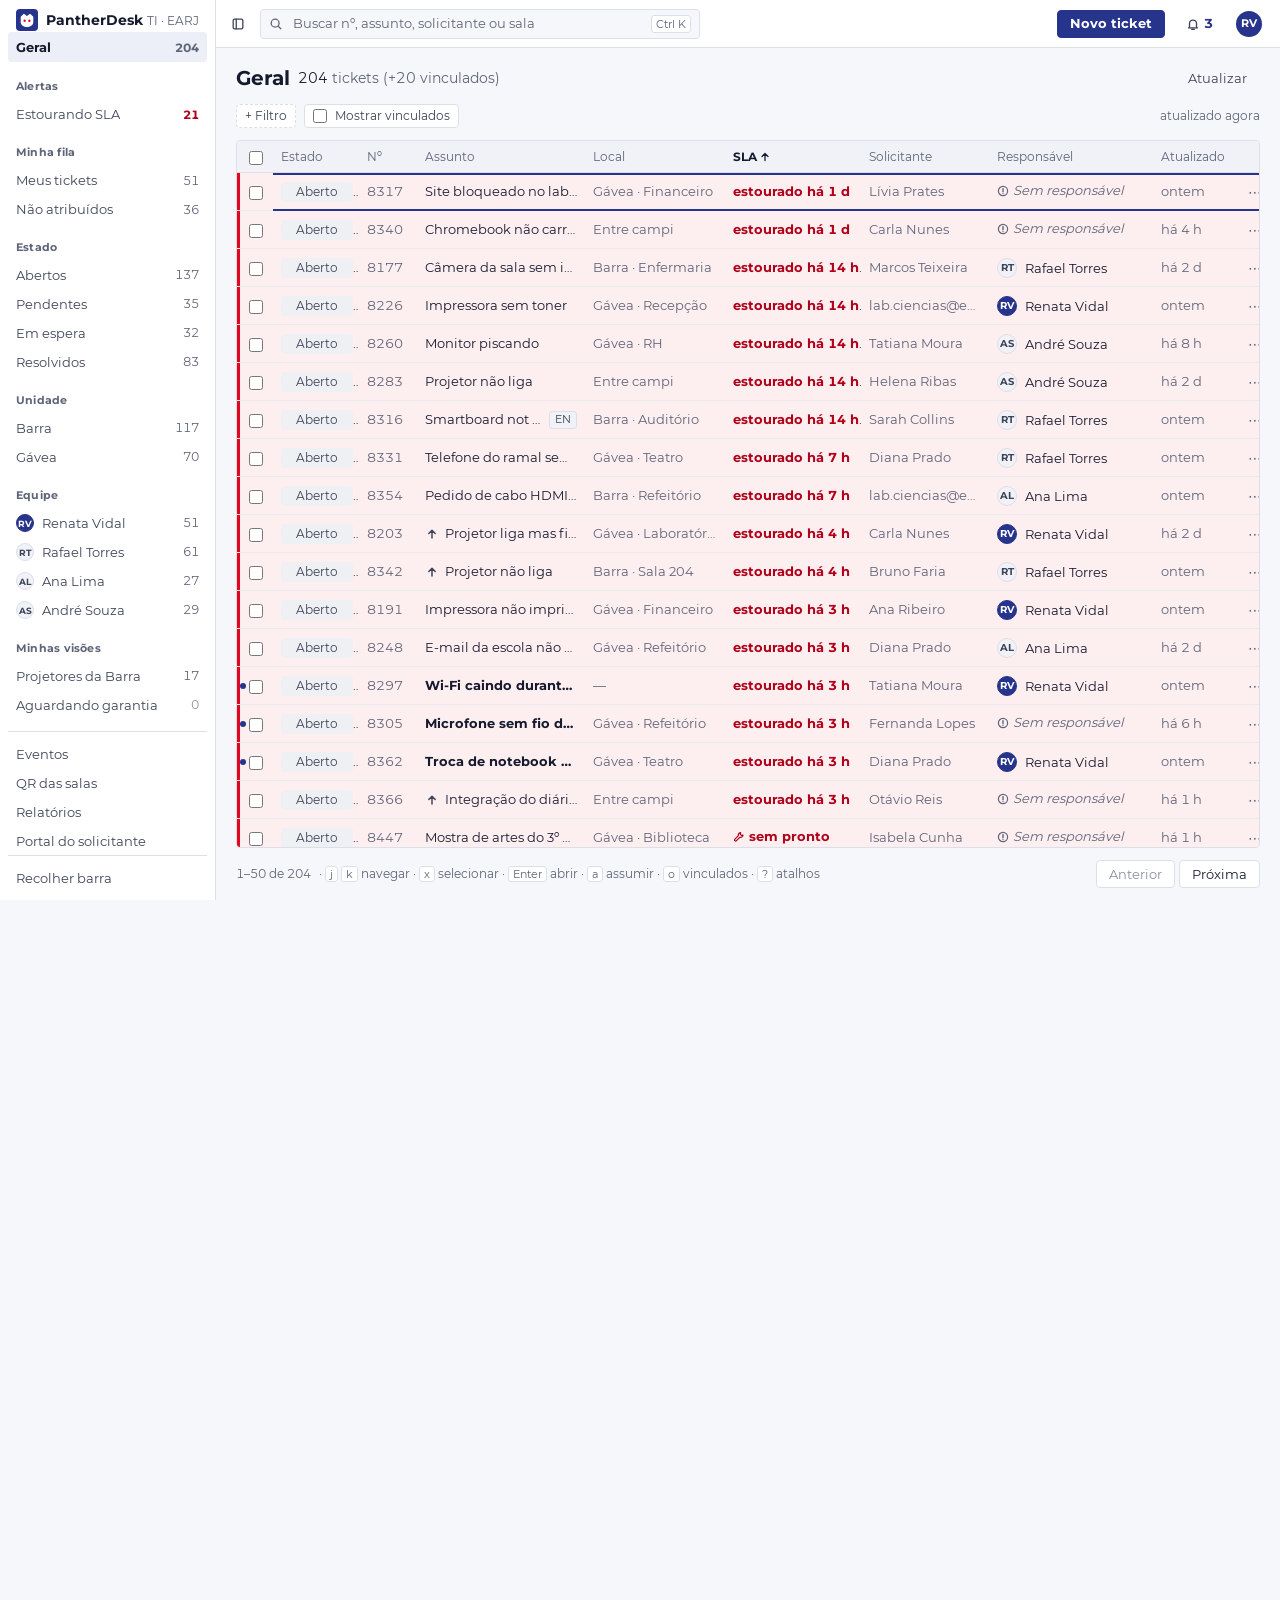
<file: design/prototipo/index.html>
<!doctype html>
<html lang="pt-BR" data-theme="light">
<head>
<meta charset="utf-8">
<meta name="viewport" content="width=device-width, initial-scale=1">
<title>PantherDesk — protótipo</title>
<script>try{if(localStorage.getItem('pd-tema')==='dark')document.documentElement.dataset.theme='dark'}catch(e){}</script>
<link rel="stylesheet" href="tokens.css">
<link rel="stylesheet" href="componentes.css">
<style>
/* ---------- Base ---------- */
*{box-sizing:border-box;scrollbar-width:thin;scrollbar-color:var(--linha) transparent}
html,body{margin:0;height:100%}
body{background:var(--fundo);color:var(--tinta);font-family:var(--fonte);font-size:var(--t-13);line-height:var(--altura-linha);-webkit-font-smoothing:antialiased}
button,input,select,textarea{font:inherit;color:inherit}
button{cursor:pointer}
a{color:var(--marca-texto);text-decoration:none}
a:hover{text-decoration:underline}
h1,h2,h3,p{margin:0}
h1,h2,h3,strong,b{font-weight:var(--peso-forte)}
:focus-visible{outline:2px solid var(--foco);outline-offset:1px}
.sr{position:absolute;width:1px;height:1px;overflow:hidden;clip:rect(0 0 0 0);white-space:nowrap}
.oculto{display:none!important}
.mut{color:var(--tinta-3)}
.esp{flex:1}
.num-t{font-variant-numeric:var(--num)}
kbd{font-family:inherit;font-size:11px;border:var(--borda);border-radius:3px;padding:0 4px;color:var(--tinta-3);line-height:16px;white-space:nowrap;background:var(--superficie)}
svg.i{flex:none;display:block}
hr{border:0;border-top:1px solid var(--linha-2);margin:var(--e-1) 0}
input[type=checkbox]{accent-color:var(--marca);width:14px;height:14px;margin:0;vertical-align:middle;cursor:pointer}
.pd-btn[aria-disabled="true"]{color:var(--tinta-4);cursor:not-allowed}
.pd-btn.ic{width:28px;padding:0;justify-content:center}
.pd-btn kbd{margin-left:var(--e-1)}
/* Dicas: um único balão flutuante (as células da tabela cortam o ::after) */
[data-dica]:hover::after,[data-dica]:focus-visible::after{content:none!important}
.dica{position:fixed;z-index:95;max-width:300px;padding:var(--e-1) var(--e-2);border-radius:var(--raio);background:var(--tinta);color:var(--superficie);font-size:var(--t-12);line-height:1.4;box-shadow:var(--sombra-flutuante);pointer-events:none;display:none}
.dica.vis{display:block}
.lnk{border:0;background:none;padding:0;color:var(--marca-texto);font-size:inherit;cursor:pointer}
.lnk:hover{text-decoration:underline}

/* ---------- Moldura: lateral + barra superior + conteúdo ---------- */
.app{display:grid;grid-template-columns:216px minmax(0,1fr);height:100vh}
.app.recolhida{grid-template-columns:minmax(0,1fr)}
.app.recolhida .lateral{display:none}
.app.externa{display:block;height:auto;min-height:100vh}
.app.externa .lateral,.app.externa .topo{display:none}
.lateral{background:var(--superficie);border-right:var(--borda);display:flex;flex-direction:column;min-height:0;overflow:auto;padding:var(--e-2)}
.marca-l{display:flex;align-items:center;gap:var(--e-2);height:36px;padding:0 var(--e-2);font-weight:var(--peso-forte);font-size:var(--t-14);color:var(--tinta)}
.marca-l > span{white-space:nowrap;overflow:hidden;text-overflow:ellipsis}
.marca-l small{font-weight:var(--peso-normal);font-size:var(--t-12);color:var(--tinta-3)}
.pd-visoes h3:first-child{margin-top:var(--e-2)}
.nav-telas{margin-top:var(--e-3);padding-top:var(--e-2);border-top:var(--borda)}
.lat-rod{margin-top:auto;padding-top:var(--e-2);border-top:var(--borda)}
.lat-rod .pd-visao,.nav-telas .pd-visao{width:100%;border:0;background:none;text-align:left;cursor:pointer}
.nova-visao{color:var(--tinta-3)!important}
.principal{display:flex;flex-direction:column;min-width:0;min-height:0}
.topo{height:48px;flex:none;display:flex;align-items:center;gap:var(--e-2);padding:0 var(--e-4) 0 var(--e-2);border-bottom:var(--borda);background:var(--superficie);position:relative;z-index:30}
.conteudo{flex:1;min-height:0;overflow:auto;view-transition-name:conteudo}
.app.externa .conteudo{overflow:visible}
.tela{display:none}
.tela.ativa{display:flex;flex-direction:column;min-height:100%}

/* Busca global */
.busca{position:relative;width:min(440px,42vw)}
.busca label{display:flex;align-items:center;gap:var(--e-2);height:30px;padding:0 var(--e-2);border:var(--borda);border-radius:var(--raio);background:var(--fundo);color:var(--tinta-3)}
.busca label:focus-within{border-color:var(--foco);background:var(--superficie)}
.busca input{border:0;outline:0;background:none;flex:1;min-width:0;color:var(--tinta);font-size:var(--t-13)}
.busca input::placeholder{color:var(--tinta-3)}
.busca-res{position:absolute;top:calc(100% + 4px);left:0;width:max(100%,480px);max-width:calc(100vw - 16px);max-height:min(460px,70vh);overflow:auto;background:var(--superficie);border:var(--borda);border-radius:var(--raio-max);box-shadow:var(--sombra-flutuante);padding:var(--e-1);display:none;z-index:60}
.busca-res.vis{display:block}
.busca-res .g{font-size:var(--t-12);color:var(--tinta-3);padding:var(--e-2) var(--e-2) 2px}
.busca-res button{display:flex;align-items:center;gap:var(--e-2);width:100%;min-height:30px;padding:var(--e-1) var(--e-2);border:0;background:none;border-radius:var(--raio);text-align:left;color:var(--tinta)}
.busca-res button.on,.busca-res button:hover{background:var(--superficie-2)}
.busca-res .n{font-variant-numeric:var(--num);color:var(--tinta-3);width:44px;flex:none}
.busca-res .t{flex:1;min-width:0;overflow:hidden;text-overflow:ellipsis;white-space:nowrap}
.busca-res small{color:var(--tinta-3);font-size:var(--t-12);white-space:nowrap}
.busca-res .vazio-b{padding:var(--e-3) var(--e-2);color:var(--tinta-3)}
.sino .c{font-weight:var(--peso-forte);color:var(--marca-texto);font-variant-numeric:var(--num)}
.av-btn{border:0;background:none;padding:2px;border-radius:50%;display:inline-flex}
.av-btn i,.av-g{width:26px;height:26px;border-radius:50%;background:var(--marca);color:var(--marca-tinta);font-style:normal;font-size:11px;font-weight:var(--peso-forte);display:inline-flex;align-items:center;justify-content:center}
.av-o{width:24px;height:24px;border-radius:50%;background:var(--superficie-2);border:1px solid var(--linha);color:var(--tinta-2);font-style:normal;font-size:10px;font-weight:var(--peso-forte);display:inline-flex;align-items:center;justify-content:center;flex:none}
.av-o.eu{background:var(--marca);border-color:var(--marca);color:var(--marca-tinta)}

/* Menus (com sombra) */
.menu{position:fixed;z-index:70;min-width:180px;max-width:320px;max-height:70vh;overflow:auto;background:var(--superficie);border:var(--borda);border-radius:var(--raio-max);box-shadow:var(--sombra-flutuante);padding:var(--e-1);display:none}
.menu.vis{display:block}
.menu button{display:flex;align-items:center;gap:var(--e-2);width:100%;min-height:28px;padding:0 var(--e-2);border:0;background:none;border-radius:var(--raio);text-align:left;color:var(--tinta);font-size:var(--t-13);white-space:nowrap}
.menu button:hover,.menu button:focus-visible{background:var(--superficie-2);outline:none}
.menu button.on{font-weight:var(--peso-forte)}
.menu button.on::after{content:"";margin-left:auto;width:6px;height:6px;border-radius:50%;background:var(--marca-texto)}
.menu button[aria-disabled="true"]{color:var(--tinta-4)}
.menu button kbd{margin-left:auto}
.menu .menu-tit{font-size:var(--t-12);color:var(--tinta-3);padding:var(--e-2) var(--e-2) 2px}
.menu .menu-cab{padding:var(--e-2);display:flex;gap:var(--e-2);align-items:center}
.menu .menu-cab small{display:block;font-size:var(--t-12);color:var(--tinta-3)}
.menu form{display:flex;flex-direction:column;gap:var(--e-2);padding:var(--e-2);width:260px}
.menu form label{font-size:var(--t-12);color:var(--tinta-3)}
.campo-t{height:30px;border:var(--borda);border-radius:var(--raio);padding:0 var(--e-2);background:var(--superficie);color:var(--tinta);min-width:0;width:100%}
.campo-t:focus{outline:2px solid var(--foco);outline-offset:-1px}

/* Notificações (painel suspenso) */
.notif{position:absolute;top:calc(100% + 4px);right:var(--e-4);width:400px;max-width:calc(100vw - 16px);max-height:min(560px,80vh);display:none;flex-direction:column;background:var(--superficie);border:var(--borda);border-radius:var(--raio-max);box-shadow:var(--sombra-flutuante);z-index:65}
.notif.vis{display:flex}
.notif header{display:flex;align-items:center;gap:var(--e-2);padding:var(--e-2) var(--e-2) var(--e-2) var(--e-3);border-bottom:var(--borda)}
.abas{display:flex;gap:2px}
.abas button{height:24px;padding:0 var(--e-2);border:0;background:none;border-radius:var(--raio);color:var(--tinta-3);font-size:var(--t-12)}
.abas button:hover{color:var(--tinta)}
.abas button[aria-selected="true"]{background:var(--superficie-2);color:var(--tinta);font-weight:var(--peso-forte)}
.notif-l{overflow:auto}
.notif-i{display:flex;gap:var(--e-2);align-items:flex-start;width:100%;padding:var(--e-2) var(--e-3);border:0;border-bottom:1px solid var(--linha-2);background:none;text-align:left;color:var(--tinta-2)}
.notif-i:hover{background:var(--superficie-2)}
.notif-i .tx{flex:1;min-width:0}
.notif-i small{display:block;color:var(--tinta-3);font-size:var(--t-12)}
.notif-i .cit{display:block;color:var(--tinta-3);font-size:var(--t-12)}
.notif-i.nova .tx > span:first-child{color:var(--tinta);font-weight:var(--peso-forte)}
.notif-i .pt{width:6px;height:6px;border-radius:50%;background:var(--marca-texto);margin-top:7px;flex:none}

/* ---------- Transições ---------- */
::view-transition-old(conteudo){animation:.1s ease both vt-sai}
::view-transition-new(conteudo){animation:.14s ease both vt-entra}
@keyframes vt-sai{to{opacity:0}}
@keyframes vt-entra{from{opacity:0}}
@media (prefers-reduced-motion:reduce){
  *,*::before,*::after,::view-transition-old(conteudo),::view-transition-new(conteudo){animation:none!important;transition:none!important}
}

/* ---------- Lista de tickets ---------- */
#t-tickets.ativa{height:100%;padding:var(--e-4) var(--e-5) var(--e-3);gap:var(--e-3)}
.lista-cab{display:flex;align-items:center;gap:var(--e-2);min-height:28px}
.lista-cab h1{font-size:var(--t-20);line-height:1.2}
.tab-area{flex:1;min-height:0;display:flex}
.tab-area .pd-tabela-wrap{flex:1}
.pd-tabela{min-width:1040px}
.pd-sla .mt{width:12px;height:12px}
.lista-cab .cont{font-size:var(--t-14);color:var(--tinta-3);font-variant-numeric:var(--num);white-space:nowrap}
.lista-cab .cont b{color:var(--tinta);font-weight:var(--peso-normal)}
.tog{display:inline-flex;align-items:center;gap:var(--e-2);height:24px;padding:0 var(--e-2);border:var(--borda);border-radius:var(--raio);background:var(--superficie);font-size:var(--t-12);color:var(--tinta-2);cursor:pointer;user-select:none}
.tog:hover{background:var(--superficie-2)}
.tog:focus-within{outline:2px solid var(--foco);outline-offset:1px}
.tog input:focus-visible{outline:none}
.lista-msg{padding:var(--e-8) var(--e-4);text-align:center;color:var(--tinta-3)}
.lista-msg strong{display:block;color:var(--tinta);font-weight:var(--peso-forte);margin-bottom:2px}
.lista-msg .pd-btn{margin-top:var(--e-3)}
.lista-msg.erro strong{color:var(--tinta)}
/* Barra lateral: grupos */
.pd-visoes .grupo{margin:var(--e-4) 0 var(--e-1);padding:0 var(--e-2);font-size:11px;font-weight:var(--peso-forte);color:var(--tinta-3);letter-spacing:.02em}
.pd-visao.geral-v{height:30px;font-weight:var(--peso-forte);color:var(--tinta)}
.pd-visao.eq .c{min-width:18px;text-align:right}
/* Diálogo de confirmação (ação no pai) */
.dlg .dlg-c{padding:var(--e-3) var(--e-4) var(--e-2);color:var(--tinta-2);line-height:1.5}
.dlg footer{display:flex;flex-wrap:wrap;gap:var(--e-2);justify-content:flex-end;padding:var(--e-3) var(--e-4) var(--e-4)}
.rodape{display:flex;align-items:center;gap:var(--e-2);font-size:var(--t-12);color:var(--tinta-3);font-variant-numeric:var(--num)}
.rodape .fim{margin-left:auto;display:flex;gap:var(--e-1);align-items:center}
.pd-btn:disabled{color:var(--tinta-4);cursor:default;background:var(--superficie)}

/* ---------- Ticket ---------- */
#t-ticket.ativa{height:100%}
.tk-cab{display:flex;align-items:flex-start;gap:var(--e-3);padding:var(--e-3) var(--e-5);border-bottom:var(--borda);background:var(--superficie);flex:none}
.tk-cab-l{flex:1;min-width:0;display:flex;flex-direction:column;gap:2px}
.trilha{display:flex;gap:var(--e-1);font-size:var(--t-12);color:var(--tinta-3)}
.trilha a{color:var(--tinta-3)}
.tk-cab h1{font-size:var(--t-16);line-height:1.3;display:flex;gap:var(--e-2);align-items:baseline;min-width:0}
.tk-cab h1 .n{color:var(--tinta-3);font-variant-numeric:var(--num);font-weight:var(--peso-normal)}
.tk-cab h1 .a{overflow:hidden;text-overflow:ellipsis;white-space:nowrap}
.tk-meta{display:flex;flex-wrap:wrap;gap:var(--e-1) var(--e-2);align-items:center;color:var(--tinta-2)}
.tk-meta .sep{color:var(--tinta-4)}
.tk-cab-d{display:flex;align-items:center;gap:var(--e-2);padding-top:var(--e-4)}
.est-btn{display:inline-flex;align-items:center;gap:var(--e-1);border:var(--borda);border-radius:var(--raio);background:var(--superficie);padding:0 var(--e-1) 0 2px;height:28px;color:var(--tinta-3)}
.est-btn:hover{background:var(--superficie-2)}
.tk{flex:1;min-height:0;display:flex}
.tk-c{flex:1;min-width:0;display:flex;flex-direction:column;min-height:0}
.conversa{flex:1;overflow:auto;padding:var(--e-4) var(--e-5) var(--e-5);display:flex;flex-direction:column;gap:var(--e-3)}
.hist{border:var(--borda);border-radius:var(--raio);background:var(--superficie)}
.hist > button{display:flex;align-items:center;gap:var(--e-2);width:100%;height:30px;padding:0 var(--e-3);border:0;background:none;color:var(--tinta-2);font-size:var(--t-12);text-align:left}
.hist > button svg{transition:transform .15s}
.hist > button[aria-expanded="false"] svg{transform:rotate(-90deg)}
.hist ol{list-style:none;margin:0;padding:0 var(--e-3) var(--e-2);font-size:var(--t-12);color:var(--tinta-2)}
.hist li{display:flex;gap:var(--e-3);padding:3px 0;border-top:1px solid var(--linha-2)}
.hist li time{color:var(--tinta-3);width:92px;flex:none;font-variant-numeric:var(--num)}
.resumo{border:var(--borda);border-radius:var(--raio);background:var(--superficie);padding:var(--e-2) var(--e-3);color:var(--tinta-2)}
.resumo header{display:flex;gap:var(--e-2);font-size:var(--t-12);color:var(--tinta-3);margin-bottom:2px}
.msg{max-width:min(760px,84%);border:var(--borda);border-radius:var(--raio-max);background:var(--superficie)}
.msg.eu{margin-right:auto}
.msg.outro{margin-left:auto}
.msg.nota{background:var(--nota-fundo);border-color:var(--nota-borda)}
.msg.forn{border-style:dashed}
.msg header{display:flex;align-items:center;gap:var(--e-2);padding:var(--e-2) var(--e-3) 0;font-size:var(--t-12);color:var(--tinta-3);min-width:0}
.msg header b{color:var(--tinta);font-size:var(--t-13)}
.msg header .q{overflow:hidden;text-overflow:ellipsis;white-space:nowrap;min-width:0}
.msg header time{margin-left:auto;white-space:nowrap;font-variant-numeric:var(--num)}
.msg-c{padding:var(--e-1) var(--e-3) var(--e-3);line-height:1.55;overflow-wrap:anywhere;color:var(--tinta)}
.mencao{color:var(--marca-texto);font-weight:var(--peso-forte)}
.anexo{display:inline-flex;align-items:center;gap:var(--e-1);margin:0 var(--e-3) var(--e-3);padding:2px var(--e-2);border:var(--borda);border-radius:var(--raio);font-size:var(--t-12);color:var(--tinta-2)}
.ed-zona{flex:none;padding:var(--e-2) var(--e-5) var(--e-3);border-top:var(--borda);background:var(--superficie)}
.ed-botoes{display:flex;gap:var(--e-2);align-items:center}
.ed-botoes .rasc{font-size:var(--t-12);color:var(--tinta-3)}
.editor{border:var(--borda);border-radius:var(--raio-max);background:var(--superficie)}
.editor.interna{background:var(--nota-fundo);border-color:var(--nota-borda)}
.ed-cab{display:flex;align-items:center;gap:var(--e-2);padding:var(--e-1) var(--e-1) 0 var(--e-2)}
.ed-cab .abas button{height:26px;font-size:var(--t-13)}
#ed-para{font-size:var(--t-12);color:var(--tinta-3);white-space:nowrap;overflow:hidden;text-overflow:ellipsis;min-width:0}
#texto{display:block;width:100%;min-height:96px;max-height:38vh;border:0;resize:vertical;padding:var(--e-2) var(--e-3);background:transparent;outline:none;line-height:1.55;color:var(--tinta)}
.ed-rod{display:flex;align-items:center;gap:var(--e-1);padding:var(--e-1) var(--e-2) var(--e-2)}
.previa{margin:var(--e-2) var(--e-3) 0;padding:var(--e-1) var(--e-1) var(--e-1) var(--e-2);border:var(--borda);border-radius:var(--raio);background:var(--superficie-2);display:flex;align-items:center;gap:var(--e-2);flex-wrap:wrap;font-size:var(--t-12)}
.split{display:inline-flex}
.split .pd-btn.prim:first-child{border-radius:var(--raio) 0 0 var(--raio)}
.split .pd-btn.prim + .pd-btn.prim{border-radius:0 var(--raio) var(--raio) 0;width:26px;padding:0;justify-content:center;border-left:1px solid var(--marca-hover)}
.split.so .pd-btn.prim:first-child{border-radius:var(--raio)}
.split kbd{background:transparent;color:inherit;border-color:currentColor;opacity:.75}
.pop-macro{position:absolute;bottom:calc(100% + 4px);left:0;width:340px;background:var(--superficie);border:var(--borda);border-radius:var(--raio-max);box-shadow:var(--sombra-flutuante);padding:var(--e-1);z-index:40}
.pop-macro input{margin-bottom:var(--e-1)}
.pop-macro button{display:flex;justify-content:space-between;gap:var(--e-2);width:100%;padding:var(--e-1) var(--e-2);border:0;background:none;border-radius:var(--raio);text-align:left;color:var(--tinta)}
.pop-macro button:hover,.pop-macro button:focus-visible{background:var(--superficie-2);outline:none}
.pop-macro small{display:block;color:var(--tinta-3);font-size:var(--t-12)}
.painel{flex:0 0 312px;width:312px;border-left:var(--borda);overflow:auto;background:var(--superficie)}
.sec-p{border-bottom:var(--borda)}
.sec-cab{display:flex;align-items:center;gap:var(--e-1);width:100%;height:36px;padding:0 var(--e-4);border:0;background:none;font-weight:var(--peso-forte);font-size:var(--t-12);color:var(--tinta-2);text-align:left}
.sec-cab .c{font-weight:var(--peso-normal);color:var(--tinta-3);font-variant-numeric:var(--num)}
.sec-cab svg{margin-left:auto;color:var(--tinta-3);transition:transform .15s}
.sec-cab[aria-expanded="false"] svg{transform:rotate(-90deg)}
.sec-in{padding:0 var(--e-4) var(--e-3)}
.prop{display:grid;grid-template-columns:96px minmax(0,1fr);align-items:center;min-height:28px;gap:var(--e-2)}
.prop > .r{color:var(--tinta-3);font-size:var(--t-12)}
.prop > .v{min-width:0;display:flex;align-items:center;gap:var(--e-1);flex-wrap:wrap;color:var(--tinta)}
.val{border:0;background:none;padding:2px var(--e-1);margin-left:calc(-1 * var(--e-1));border-radius:var(--raio);text-align:left;max-width:calc(100% + 4px);display:inline-flex;align-items:center;gap:var(--e-2);color:var(--tinta);white-space:nowrap;overflow:hidden;text-overflow:ellipsis;min-height:24px}
.val:hover{background:var(--superficie-2)}
.val.vazio{color:var(--tinta-4)}
.mini-l{display:flex;flex-direction:column}
.mini-l button,.mini-l a{display:flex;align-items:center;gap:var(--e-2);min-height:26px;border:0;background:none;padding:0;text-align:left;color:var(--tinta-2);width:100%;font-size:var(--t-12)}
.mini-l button:hover .t,.mini-l a:hover .t{color:var(--marca-texto);text-decoration:underline}
.mini-l .n{width:40px;flex:none;color:var(--tinta-3);font-variant-numeric:var(--num)}
.mini-l .t{flex:1;min-width:0;overflow:hidden;text-overflow:ellipsis;white-space:nowrap}
.mini-l small{color:var(--tinta-3);font-size:var(--t-12);white-space:nowrap}
.marca-fora{display:inline-flex;align-items:center;height:20px;padding:0 var(--e-2);border:1px solid var(--sla-estouro-borda);border-radius:var(--raio);color:var(--sla-estouro-texto);font-size:var(--t-12);font-weight:var(--peso-forte);white-space:nowrap}

/* ---------- Gaveta e diálogos ---------- */
.veu{position:fixed;inset:0;background:var(--veu);z-index:80;display:none;align-items:flex-start;justify-content:center;padding-top:12vh}
.veu.vis{display:flex}
.dlg{width:440px;max-width:calc(100vw - 32px);background:var(--superficie);border:var(--borda);border-radius:var(--raio-max);box-shadow:var(--sombra-flutuante);overflow:hidden}
.dlg header,.gaveta header{display:flex;align-items:center;gap:var(--e-2);height:44px;padding:0 var(--e-2) 0 var(--e-4);border-bottom:var(--borda);font-weight:var(--peso-forte)}
.dlg dl{margin:0;padding:var(--e-2) var(--e-4) var(--e-4);display:grid;grid-template-columns:1fr auto;gap:var(--e-1) var(--e-3);align-items:center}
.dlg dt{color:var(--tinta-2)}
.dlg dd{margin:0;text-align:right}
.dlg dt.g{grid-column:1 / -1;font-size:var(--t-12);color:var(--tinta-3);margin-top:var(--e-2)}
.gaveta{position:fixed;top:0;right:0;height:100vh;width:480px;max-width:100vw;background:var(--superficie);border-left:var(--borda);box-shadow:var(--sombra-flutuante);z-index:81;display:none;flex-direction:column}
.gaveta.vis{display:flex}
.gaveta header small{display:block;font-weight:var(--peso-normal);font-size:var(--t-12);color:var(--tinta-3)}
.gaveta .corpo-g{flex:1;overflow:auto;padding:var(--e-4);display:flex;flex-direction:column;gap:var(--e-3)}
.gaveta footer{display:flex;gap:var(--e-2);padding:var(--e-3) var(--e-4);border-top:var(--borda)}
.campo{display:flex;flex-direction:column;gap:var(--e-1);min-width:0}
.campo > label,.campo .lbl{font-size:var(--t-13);color:var(--tinta-2)}
.campo select,.campo input,.campo textarea{height:32px;border:1px solid var(--linha);border-radius:var(--raio);padding:0 var(--e-2);background:var(--superficie);width:100%;min-width:0;color:var(--tinta)}
.campo textarea{height:auto;min-height:88px;padding:var(--e-2);resize:vertical;line-height:1.5}
.campo select:focus,.campo input:focus,.campo textarea:focus{outline:2px solid var(--foco);outline-offset:-1px}
.campo select:disabled{background:var(--superficie-2);color:var(--tinta-2);opacity:1;cursor:not-allowed}
.grade2{display:grid;grid-template-columns:repeat(2,minmax(0,1fr));gap:var(--e-3)}
.grade3{display:grid;grid-template-columns:repeat(3,minmax(0,1fr));gap:var(--e-3)}
.toast{position:fixed;left:50%;bottom:var(--e-5);transform:translateX(-50%);background:var(--tinta);color:var(--superficie);padding:var(--e-2) var(--e-4);border-radius:var(--raio);box-shadow:var(--sombra-flutuante);display:none;z-index:90;max-width:calc(100vw - 32px)}
.toast.vis{display:block}

/* ---------- Eventos ---------- */
#t-eventos.ativa{height:100%}
.pg-cab{display:flex;align-items:center;gap:var(--e-2);flex-wrap:wrap;padding:var(--e-4) var(--e-5) var(--e-3)}
.pg-cab h1{font-size:var(--t-20);line-height:1.2;margin-right:var(--e-2)}
.seg{display:inline-flex;border:var(--borda);border-radius:var(--raio);overflow:hidden}
.seg button{height:26px;padding:0 var(--e-2);border:0;background:var(--superficie);color:var(--tinta-2);font-size:var(--t-12)}
.seg button + button{border-left:var(--borda)}
.seg button[aria-pressed="true"]{background:var(--marca-suave);color:var(--marca-texto);font-weight:var(--peso-forte)}
.sel-l{display:inline-flex;align-items:center;gap:var(--e-1);font-size:var(--t-12);color:var(--tinta-3)}
.sel-l select{height:26px;border:var(--borda);border-radius:var(--raio);background:var(--superficie);color:var(--tinta);padding:0 var(--e-1)}
.ev-grade{flex:1;min-height:0;display:flex;border-top:var(--borda)}
.cal-wrap{flex:1;min-width:0;overflow:auto;background:var(--superficie)}
.cal{display:grid;grid-template-columns:repeat(7,minmax(0,1fr));min-width:760px}
.cal .dow{position:sticky;top:0;z-index:1;font-size:var(--t-12);color:var(--tinta-3);padding:var(--e-1) var(--e-2);background:var(--superficie-2);border-bottom:var(--borda);border-right:1px solid var(--linha-2)}
.cal .dia{min-height:118px;padding:var(--e-1);border-right:1px solid var(--linha-2);border-bottom:1px solid var(--linha-2);display:flex;flex-direction:column;gap:2px;min-width:0}
.cal > :nth-child(7n){border-right:0}
.cal .dia.fds{background:var(--fundo)}
.cal .dia.fora .n{color:var(--tinta-4)}
.cal .dia.hoje .n{color:var(--marca-texto);font-weight:var(--peso-forte)}
.cal .n{font-size:var(--t-12);color:var(--tinta-3);padding:0 2px;font-variant-numeric:var(--num)}
.ev{display:flex;flex-direction:column;width:100%;border:0;border-left:3px solid var(--campus-entre);background:var(--superficie-2);padding:1px var(--e-1) 2px var(--e-1);border-radius:0 var(--raio) var(--raio) 0;font-size:var(--t-12);line-height:1.35;color:var(--tinta);text-align:left;min-width:0}
.ev:hover{background:var(--linha-2)}
.ev[aria-pressed="true"]{outline:2px solid var(--foco);outline-offset:-2px}
.ev.barra{border-left-color:var(--campus-barra)}
.ev.gavea{border-left-color:var(--campus-gavea)}
.ev .l1{display:flex;gap:var(--e-1);align-items:center;color:var(--tinta-3);white-space:nowrap;overflow:hidden}
.ev .l1 .cp{font-weight:var(--peso-forte)}
.ev .l1 .cp.barra{color:var(--campus-barra)}
.ev .l1 .cp.gavea{color:var(--campus-gavea)}
.ev .l1 .st{margin-left:auto}
.ev .l1 .st.estouro{color:var(--sla-estouro-texto);font-weight:var(--peso-forte)}
.ev .nm{white-space:nowrap;overflow:hidden;text-overflow:ellipsis}
.ev.mont{background:none;border-left-style:dashed}
.ev svg{width:12px;height:12px}
.ev-mais{border:0;background:none;padding:0 var(--e-1);text-align:left;color:var(--marca-texto);font-size:var(--t-12)}
.ev-lado{flex:0 0 320px;width:320px;border-left:var(--borda);overflow:auto;background:var(--superficie)}
.lado-tit{display:flex;align-items:center;gap:var(--e-2);height:40px;padding:0 var(--e-4);border-bottom:var(--borda);font-weight:var(--peso-forte)}
.prox{display:flex;gap:var(--e-3);width:100%;padding:var(--e-2) var(--e-4);border:0;border-bottom:1px solid var(--linha-2);background:none;text-align:left;align-items:flex-start;color:var(--tinta)}
.prox:hover{background:var(--superficie-2)}
.prox-d{flex:0 0 28px;display:flex;flex-direction:column;align-items:center;line-height:1.2}
.prox-d strong{font-size:var(--t-16);font-variant-numeric:var(--num)}
.prox-d small{font-size:var(--t-12);color:var(--tinta-3)}
.prox-t{flex:1;min-width:0;display:flex;flex-direction:column;gap:2px}
.prox-t .nm{white-space:nowrap;overflow:hidden;text-overflow:ellipsis}
.prox-t .l{display:flex;gap:var(--e-2);flex-wrap:wrap;align-items:center;font-size:var(--t-12);color:var(--tinta-3)}
.cp-t{font-weight:var(--peso-forte)}
.cp-t.barra{color:var(--campus-barra)}
.cp-t.gavea{color:var(--campus-gavea)}
.cp-t.entre{color:var(--tinta-3)}
.st-ev{display:inline-flex;align-items:center;gap:3px;color:var(--tinta-2)}
.st-ev.estouro{color:var(--sla-estouro-texto);font-weight:var(--peso-forte)}
.st-ev.pronto{color:var(--sucesso-texto);font-weight:var(--peso-forte)}
.st-ev svg{width:12px;height:12px}
.ev-det{padding:var(--e-3) var(--e-4);display:flex;flex-direction:column;gap:var(--e-2)}
.ev-det h2{font-size:var(--t-14)}
.ev-det h3{font-size:var(--t-12);color:var(--tinta-3);margin-top:var(--e-2)}

/* ---------- QR das salas ---------- */
#t-qr.ativa{height:100%}
.qr-grade{flex:1;min-height:0;display:flex;border-top:var(--borda)}
.qr-arvore{flex:1;min-width:0;overflow:auto;background:var(--superficie)}
.qr-arvore .cps{position:sticky;top:0;z-index:1;display:flex;align-items:center;gap:var(--e-2);height:34px;padding:0 var(--e-5);background:var(--superficie-2);border-bottom:var(--borda);font-weight:var(--peso-forte)}
.qr-arvore .cps small{font-weight:var(--peso-normal);color:var(--tinta-3);font-size:var(--t-12)}
.qr-andar{display:flex;align-items:center;gap:var(--e-2);height:32px;padding:0 var(--e-5);border-bottom:1px solid var(--linha-2);color:var(--tinta-2);font-size:var(--t-12)}
.qr-andar b{color:var(--tinta)}
.qr-sala{display:grid;grid-template-columns:minmax(0,1fr) 110px 110px;align-items:center;width:100%;height:var(--linha-tabela);padding:0 var(--e-5) 0 calc(var(--e-5) + var(--e-4));border:0;border-bottom:1px solid var(--linha-2);background:none;text-align:left;color:var(--tinta)}
.qr-sala:hover{background:var(--superficie-2)}
.qr-sala[aria-current="true"]{background:var(--marca-suave)}
.qr-sala .cod{color:var(--tinta-3);font-variant-numeric:var(--num);font-size:var(--t-12)}
.qr-sala .ab{text-align:right;font-variant-numeric:var(--num);color:var(--tinta-2)}
.qr-sala .ab.zero{color:var(--tinta-4)}
.qr-lado{flex:0 0 360px;width:360px;border-left:var(--borda);overflow:auto;background:var(--superficie)}
.qr-prev{padding:var(--e-4);display:flex;flex-direction:column;gap:var(--e-3)}
.qr-prev h2{font-size:var(--t-16)}
.qr-tk{display:flex;flex-direction:column;gap:2px;padding:var(--e-2) 0;border-top:1px solid var(--linha-2)}
.qr-tk .l1{display:flex;gap:var(--e-2);align-items:center;font-size:var(--t-12);color:var(--tinta-3)}
.qr-tk .l1 .pd-sla{margin-left:auto;font-size:var(--t-12)}
.qr-tk .l3{display:flex;align-items:center;gap:var(--e-2);font-size:var(--t-12);color:var(--tinta-3);min-height:26px}
.qr-tk .l3 > :last-child{margin-left:auto}
.qr-folha{display:flex;gap:var(--e-3);align-items:center;padding-top:var(--e-3);border-top:var(--borda)}
.qr-folha .cod{font-variant-numeric:var(--num);color:var(--tinta-2)}

/* ---------- Relatórios ---------- */
#t-relatorios.ativa{padding:var(--e-4) var(--e-5) var(--e-8);gap:var(--e-5)}
.rel-cab{display:flex;align-items:center;gap:var(--e-3);flex-wrap:wrap}
.rel-cab h1{font-size:var(--t-20)}
.rel-grade{display:grid;grid-template-columns:repeat(auto-fit,minmax(440px,1fr));gap:var(--e-5)}
.rel-sec h2{font-size:var(--t-14);margin-bottom:var(--e-2);display:flex;align-items:baseline;gap:var(--e-2)}
.rel-sec h2 small{font-weight:var(--peso-normal);font-size:var(--t-12);color:var(--tinta-3)}
.tab-s{width:100%;border-collapse:collapse;background:var(--superficie);border:var(--borda);font-size:var(--t-13)}
.tab-s th{height:30px;padding:0 var(--e-2);background:var(--superficie-2);border-bottom:var(--borda);text-align:left;font-weight:var(--peso-normal);font-size:var(--t-12);color:var(--tinta-3);white-space:nowrap}
.tab-s td{height:30px;padding:0 var(--e-2);border-bottom:1px solid var(--linha-2);white-space:nowrap}
.tab-s .r{text-align:right;font-variant-numeric:var(--num)}
.tab-s tr.tot td{font-weight:var(--peso-forte);border-bottom:0}
.tab-s .ruim{color:var(--sla-estouro-texto);font-weight:var(--peso-forte)}
.tab-s .ins{color:var(--tinta-3)}
.barra-s{display:inline-block;width:120px;height:8px;background:var(--linha-2);vertical-align:middle;margin-left:var(--e-2)}
.barra-s i{display:block;height:100%;background:var(--tinta-3)}

/* ---------- Entrar ---------- */
#t-entrar.ativa{align-items:center;justify-content:center;min-height:100vh;background:var(--fundo)}
.entrar-c{width:100%;max-width:360px;margin:var(--e-4);padding:var(--e-6);background:var(--superficie);border:var(--borda);border-radius:var(--raio-max);display:flex;flex-direction:column;gap:var(--e-3)}
.entrar-c h1{font-size:var(--t-16)}
.entrar-c .pd-btn{height:34px;justify-content:center;width:100%}
.entrar-c .rod{display:flex;justify-content:space-between;gap:var(--e-2);font-size:var(--t-12);color:var(--tinta-3);border-top:1px solid var(--linha-2);padding-top:var(--e-3)}
.logo{display:block;height:36px;width:auto}
.logo.b{display:none}
:root[data-theme="dark"] .logo.c{display:none}
:root[data-theme="dark"] .logo.b{display:block}

/* ---------- Portal ---------- */
#t-portal.ativa{display:block;background:var(--fundo)}
.p-topo{height:56px;border-bottom:var(--borda);background:var(--superficie);position:sticky;top:0;z-index:20}
.p-in{max-width:1040px;margin:0 auto;height:100%;padding:0 var(--e-5);display:flex;align-items:center;gap:var(--e-3)}
.p-marca{display:flex;align-items:center;gap:var(--e-3);color:var(--tinta);font-weight:var(--peso-forte);white-space:nowrap}
.p-marca:hover{text-decoration:none}
.p-marca .logo{height:32px}
.p-marca span{padding-left:var(--e-3);border-left:var(--borda)}
.p-nav{display:flex;gap:2px;margin-left:var(--e-3)}
.p-nav a{height:30px;display:inline-flex;align-items:center;padding:0 var(--e-2);border-radius:var(--raio);color:var(--tinta-2)}
.p-nav a:hover{background:var(--superficie-2);text-decoration:none}
.p-nav a[aria-current="page"]{color:var(--marca-texto);font-weight:var(--peso-forte)}
.p-heroi{background:var(--superficie);border-bottom:var(--borda)}
.p-heroi-in{max-width:720px;margin:0 auto;padding:var(--e-8) var(--e-5) var(--e-6);display:flex;flex-direction:column;gap:var(--e-3)}
.p-heroi h1{font-size:26px;line-height:1.25}
.p-heroi p{color:var(--tinta-2);font-size:var(--t-14)}
.p-busca{display:flex;align-items:center;gap:var(--e-2);height:42px;padding:0 var(--e-3);border:1px solid var(--linha);border-radius:var(--raio-max);background:var(--superficie);color:var(--tinta-3)}
.p-busca:focus-within{border-color:var(--foco);outline:1px solid var(--foco)}
.p-busca input{border:0;outline:0;background:none;width:100%;font-size:var(--t-14);color:var(--tinta)}
.p-acoes{display:flex;gap:var(--e-2);flex-wrap:wrap}
.p-acoes .pd-btn{height:34px;padding:0 var(--e-4)}
.p-sec{max-width:720px;margin:0 auto;padding:var(--e-5) var(--e-5) 0}
.p-sec h2{font-size:var(--t-14);margin-bottom:var(--e-2)}
.cats{display:grid;grid-template-columns:repeat(2,minmax(0,1fr));gap:var(--e-2)}
.cats a{display:block;padding:var(--e-3);border:var(--borda);border-radius:var(--raio-max);background:var(--superficie);color:var(--tinta)}
.cats a:hover{border-color:var(--marca);text-decoration:none}
.cats strong{display:block}
.cats small{display:block;font-size:var(--t-12);color:var(--tinta-3)}
.lista-art a{display:flex;align-items:center;justify-content:space-between;gap:var(--e-2);min-height:38px;border-bottom:1px solid var(--linha-2);color:var(--tinta)}
.lista-art a:hover{color:var(--marca-texto)}
.p-contato{max-width:720px;margin:0 auto;padding:var(--e-5) var(--e-5) 96px;color:var(--tinta-3);font-size:var(--t-12)}
.p-form{max-width:680px;margin:0 auto;padding:var(--e-5) var(--e-5) 96px;display:flex;flex-direction:column;gap:var(--e-4)}
.p-form h1{font-size:var(--t-20)}
.form{display:flex;flex-direction:column;gap:var(--e-4);background:var(--superficie);border:var(--borda);border-radius:var(--raio-max);padding:var(--e-5)}
.motivos{display:flex;flex-wrap:wrap;gap:var(--e-2)}
.motivos button{height:30px;padding:0 var(--e-3);border:var(--borda);border-radius:var(--raio);background:var(--superficie);color:var(--tinta-2)}
.motivos button:hover{background:var(--superficie-2)}
.motivos button[aria-checked="true"]{border-color:var(--marca);background:var(--marca-suave);color:var(--marca-texto);font-weight:var(--peso-forte)}
.local-box{padding:var(--e-3);border:var(--borda);border-radius:var(--raio);display:flex;flex-direction:column;gap:var(--e-2)}
.local-box.qr{background:var(--superficie-2)}
.local-cab{display:flex;align-items:center;gap:var(--e-2);flex-wrap:wrap;color:var(--tinta-2)}
.selo-qr{font-size:var(--t-12);color:var(--tinta-2);border:var(--borda);border-radius:var(--raio);padding:0 var(--e-2);height:20px;display:inline-flex;align-items:center}
.local-cab .lnk{margin-left:auto}
.sugest{border:var(--borda);border-radius:var(--raio);padding:var(--e-2) var(--e-3)}
.sugest .s-tit{font-size:var(--t-12);color:var(--tinta-3)}
.sugest a{display:flex;align-items:center;justify-content:space-between;min-height:28px}
.aviso{padding:var(--e-2) var(--e-3);border-radius:var(--raio);background:var(--sla-atencao-fundo);color:var(--sla-atencao-texto)}
fieldset.equip{border:0;padding:0;margin:0;min-width:0}
fieldset.equip legend{font-size:var(--t-13);color:var(--tinta-2);padding:0;margin-bottom:var(--e-1)}
.checks{display:grid;grid-template-columns:repeat(auto-fill,minmax(180px,1fr));gap:2px var(--e-3)}
.checks label{display:flex;align-items:center;gap:var(--e-2);min-height:28px;color:var(--tinta-2);cursor:pointer}
.form-rod{display:flex;align-items:center;gap:var(--e-2)}
.form-rod .pd-btn.prim{height:34px;padding:0 var(--e-4)}
.p-larga{max-width:880px;margin:0 auto;padding:var(--e-5) var(--e-5) 96px;display:flex;flex-direction:column;gap:var(--e-3)}
.p-larga h1{font-size:var(--t-20)}
.p-est{display:inline-flex;align-items:center;height:22px;padding:0 var(--e-2);border-radius:var(--raio);font-size:var(--t-12);background:var(--superficie-2);color:var(--tinta-2);white-space:nowrap}
.p-est.voce{background:var(--marca-suave);color:var(--marca-texto);font-weight:var(--peso-forte)}
.p-est.ok{background:var(--sucesso-fundo);color:var(--sucesso-texto);font-weight:var(--peso-forte)}
.p-est.fim{background:var(--est-fechado-fundo);color:var(--est-fechado-texto)}
.fab{position:fixed;right:var(--e-5);bottom:var(--e-5);height:38px;border-radius:var(--raio-max);border:1px solid var(--marca);background:var(--superficie);color:var(--marca-texto);padding:0 var(--e-4);box-shadow:var(--sombra-flutuante);z-index:35;display:flex;align-items:center;gap:var(--e-2);font-weight:var(--peso-forte)}
.fab:hover{background:var(--marca-suave)}
.chat{position:fixed;right:var(--e-5);bottom:68px;width:370px;max-width:calc(100vw - 32px);height:560px;max-height:calc(100vh - 96px);background:var(--superficie);border-radius:var(--raio-max);overflow:hidden;border:var(--borda);box-shadow:var(--sombra-flutuante);display:none;flex-direction:column;z-index:36}
.chat.vis{display:flex}
.chat header{padding:var(--e-2) var(--e-2) var(--e-2) var(--e-3);display:flex;align-items:center;gap:var(--e-2);border-bottom:var(--borda);background:var(--marca);color:var(--marca-tinta)}
.chat header small{display:block;font-size:var(--t-12);opacity:.85}
.chat header .pd-btn{color:var(--marca-tinta)}
.chat header .pd-btn:hover{background:var(--marca-hover)}
.chat .corpo{flex:1;padding:var(--e-3);display:flex;flex-direction:column;gap:var(--e-2);overflow:auto}
.bal{max-width:82%;padding:var(--e-2) var(--e-3);line-height:1.45;border-radius:var(--raio-max)}
.bal.eu{align-self:flex-end;background:var(--marca);color:var(--marca-tinta)}
.bal.eles{align-self:flex-start;background:var(--superficie-2);color:var(--tinta)}
.dia-chat{align-self:center;font-size:var(--t-12);color:var(--tinta-3)}
.aval{border:var(--borda);border-radius:var(--raio);padding:var(--e-3);display:flex;flex-direction:column;gap:var(--e-2)}
.notas{display:flex;gap:var(--e-1)}
.notas button{flex:1;height:32px;border-radius:var(--raio);border:var(--borda);background:var(--superficie);font-weight:var(--peso-forte)}
.notas button:hover{background:var(--superficie-2)}
.notas button[aria-checked="true"]{border-color:var(--marca);background:var(--marca-suave);color:var(--marca-texto)}
#digitando{padding:var(--e-1) var(--e-3);font-size:var(--t-12);color:var(--tinta-3)}
#form-chat{display:flex;gap:var(--e-2);padding:var(--e-2);border-top:var(--borda)}

/* ---------- Telas médias e celular ---------- */
.so-m{display:none!important}
@media (max-width:1100px){
  .painel{flex-basis:280px;width:280px}
  .ev-lado,.qr-lado{flex-basis:280px;width:280px}
}
@media (max-width:820px){
  .app,.app.recolhida{grid-template-columns:minmax(0,1fr)}
  .lateral{position:fixed;left:0;top:0;bottom:0;width:248px;z-index:75;transform:translateX(-100%);transition:transform .2s ease}
  .app.recolhida .lateral{display:flex}
  .app.nav-aberta .lateral{transform:none;box-shadow:var(--sombra-flutuante)}
  .so-m{display:inline-flex!important}
  .esconde-m{display:none!important}
  .busca{width:auto;flex:1}
  #t-tickets.ativa,.pg-cab,#t-relatorios.ativa{padding-left:var(--e-4);padding-right:var(--e-4)}
  .tk-cab{flex-direction:column;padding:var(--e-3) var(--e-4)}
  .tk-cab-d{padding-top:0}
  .tk{flex-direction:column;overflow:auto}
  .tk-c{min-height:70vh}
  .painel{flex:none;width:auto;border-left:0;border-top:var(--borda)}
  .conversa,.ed-zona{padding-left:var(--e-4);padding-right:var(--e-4)}
  .msg{max-width:94%}
  .ev-grade,.qr-grade{flex-direction:column;overflow:auto}
  .ev-lado,.qr-lado{flex:none;width:auto;border-left:0;border-top:var(--borda)}
  .grade2,.grade3,.cats{grid-template-columns:minmax(0,1fr)}
  .rel-grade{grid-template-columns:minmax(0,1fr)}
  .p-marca span{display:none}
  .notif{right:var(--e-2)}
}
</style>
</head>
<body>
<div class="app" id="app">

  <nav class="lateral" id="lateral" aria-label="Navegação">
    <div class="marca-l"><svg width="22" height="22" viewBox="0 0 28 28" aria-hidden="true"><rect width="28" height="28" rx="5" fill="var(--marca)"/><path d="M6 10 L10 6 L14 9 L18 6 L22 10 L22 17 C22 21 18 23 14 23 C10 23 6 21 6 17 Z" fill="#fff"/><circle cx="11" cy="15" r="1.5" fill="#E4051F"/><circle cx="17" cy="15" r="1.5" fill="#E4051F"/></svg><span>PantherDesk <small>TI · EARJ</small></span></div>
    <div class="pd-visoes" id="visoes"></div>
    <div class="pd-visoes nav-telas">
      <a class="pd-visao" href="#eventos" data-nav="eventos"><span>Eventos</span></a>
      <a class="pd-visao" href="#qr" data-nav="qr"><span>QR das salas</span></a>
      <a class="pd-visao" href="#relatorios" data-nav="relatorios"><span>Relatórios</span></a>
      <a class="pd-visao" href="#portal" data-nav="portal"><span>Portal do solicitante</span></a>
    </div>
    <div class="pd-visoes lat-rod"><button class="pd-visao" type="button" id="recolher"><span>Recolher barra</span></button></div>
  </nav>

  <div class="principal">
    <header class="topo" id="topo">
      <button class="pd-btn fant ic" type="button" id="b-lateral" aria-label="Mostrar ou recolher a barra lateral" data-dica="Barra lateral"></button>
      <div class="busca" id="busca">
        <label><span id="ic-busca"></span><span class="sr">Buscar</span><input id="q" type="search" placeholder="Buscar nº, assunto, solicitante ou sala" autocomplete="off" role="combobox" aria-expanded="false" aria-controls="busca-res"><kbd class="esconde-m">Ctrl K</kbd></label>
        <div class="busca-res" id="busca-res" role="listbox" aria-label="Resultados da busca"></div>
      </div>
      <span class="esp"></span>
      <button class="pd-btn prim" type="button" id="novo-ticket" data-dica="Novo ticket (N)">Novo ticket</button>
      <button class="pd-btn fant sino" type="button" id="b-notif" aria-haspopup="true" aria-expanded="false" aria-label="Notificações"><span id="ic-sino"></span><span class="c" id="notif-c"></span></button>
      <button class="av-btn" type="button" id="b-usuario" aria-haspopup="true" aria-label="Menu do usuário: Renata Vidal"><i>RV</i></button>
      <section class="notif" id="notif" aria-label="Notificações">
        <header><strong>Notificações</strong><div class="abas" role="tablist" id="notif-abas"><button role="tab" aria-selected="true" data-f="tudo">Tudo</button><button role="tab" aria-selected="false" data-f="mencao">Menções</button><button role="tab" aria-selected="false" data-f="atrib">Atribuições</button><button role="tab" aria-selected="false" data-f="prazo">Prazos</button></div><span class="esp"></span><button class="pd-btn fant" type="button" id="notif-lidas">Marcar como lidas</button></header>
        <div class="notif-l" id="notif-l"></div>
      </section>
    </header>

    <main class="conteudo" id="conteudo">

      <!-- ================= ENTRAR ================= -->
      <section class="tela" id="t-entrar" aria-label="Entrar">
        <div class="entrar-c">
          <img class="logo c" src="assets/earj-logo-cor.png" alt="EARJ"><img class="logo b" src="assets/earj-logo-branco.png" alt="EARJ">
          <h1>Entrar no PantherDesk</h1>
          <button class="pd-btn prim" type="button" id="entrar-google">Entrar com Google</button>
          <button class="pd-btn" type="button" id="entrar-link" aria-expanded="false" aria-controls="form-link">Receber link por e-mail</button>
          <form class="campo oculto" id="form-link">
            <label for="e-link">E-mail</label>
            <div style="display:flex;gap:var(--e-2)"><input class="campo-t" id="e-link" type="email" placeholder="nome@earj.com.br" style="height:32px"><button type="submit" class="pd-btn" style="height:32px;width:auto">Enviar</button></div>
          </form>
          <div class="rod"><span>Equipe: conta Google @earj.com.br</span><span>help.earj.com.br</span></div>
        </div>
      </section>

      <!-- ================= LISTA DE TICKETS ================= -->
      <section class="tela" id="t-tickets" aria-labelledby="visao-tit">
        <div class="lista-cab">
          <h1 id="visao-tit">Geral</h1>
          <span class="cont" id="lista-cont" aria-live="polite"></span>
          <span class="esp"></span>
          <button class="pd-btn fant oculto" type="button" id="salvar-visao">Salvar visão</button>
          <button class="pd-btn fant" type="button" id="atualizar" data-dica="Atualizar a lista">Atualizar</button>
        </div>
        <div class="pd-chips" id="chips"></div>
        <div class="pd-massa" id="massa" role="region" aria-label="Ações em massa">
          <strong id="qtd">0 selecionados</strong>
          <button class="pd-btn" type="button" id="m-atribuir" aria-haspopup="true">Atribuir</button>
          <button class="pd-btn" type="button" id="m-estado" aria-haspopup="true">Estado</button>
          <button class="pd-btn" type="button" id="m-resolver">Resolver</button>
          <button class="pd-btn" type="button" id="m-prioridade" aria-haspopup="true">Prioridade</button>
          <button class="pd-btn" type="button" id="m-mesclar">Mesclar</button>
          <button class="pd-btn" type="button" id="m-macro" aria-haspopup="true">Macro</button>
          <button class="pd-btn" type="button" id="m-csv">Exportar CSV</button>
          <button class="pd-btn fant fim" type="button" id="m-cancelar">Cancelar <kbd>Esc</kbd></button>
        </div>
        <div class="tab-area">
          <div class="pd-tabela-wrap" id="wrap">
            <table class="pd-tabela" aria-labelledby="visao-tit" id="tabela">
              <thead><tr>
                <th class="sel"><input type="checkbox" id="todos" aria-label="Selecionar todos desta página"></th>
                <th class="est" data-ord="est"><button type="button">Estado</button></th>
                <th class="num" data-ord="num"><button type="button">Nº</button></th>
                <th class="assunto" data-ord="ass"><button type="button">Assunto</button></th>
                <th class="local" data-ord="local"><button type="button">Local</button></th>
                <th class="sla" data-ord="sla"><button type="button">SLA</button></th>
                <th class="sol" data-ord="sol"><button type="button">Solicitante</button></th>
                <th class="resp" data-ord="resp"><button type="button">Responsável</button></th>
                <th class="atu" data-ord="atu"><button type="button">Atualizado</button></th>
                <th class="acoes"><span class="sr">Ações</span></th>
              </tr></thead>
              <tbody id="corpo"></tbody>
            </table>
            <div id="lista-msg"></div>
          </div>
        </div>
        <div class="rodape"><span id="pag-info"></span><span class="esconde-m">· <kbd>j</kbd> <kbd>k</kbd> navegar · <kbd>x</kbd> selecionar · <kbd>Enter</kbd> abrir · <kbd>a</kbd> assumir · <kbd>o</kbd> vinculados · <kbd>?</kbd> atalhos</span><span class="fim"><button class="pd-btn" type="button" id="pag-ant">Anterior</button><button class="pd-btn" type="button" id="pag-prox">Próxima</button></span></div>
      </section>

      <!-- ================= TICKET ================= -->
      <section class="tela" id="t-ticket" aria-labelledby="tk-tit">
        <header class="tk-cab">
          <div class="tk-cab-l">
            <nav class="trilha" aria-label="Trilha"><a href="#tickets" id="tk-voltar">Geral</a><span>/</span><span id="tk-trilha-n"></span></nav>
            <h1 id="tk-tit"><span class="n" id="tk-n"></span><span class="a" id="tk-ass"></span></h1>
            <div class="tk-meta" id="tk-meta"></div>
          </div>
          <div class="tk-cab-d">
            <span id="tk-presenca"></span>
            <button class="est-btn" type="button" id="tk-est" aria-haspopup="true" data-dica="Estado (S)"></button>
            <button class="pd-btn fant ic" type="button" id="tk-mais" aria-haspopup="true" aria-label="Mais ações">⋯</button>
          </div>
        </header>
        <div class="tk">
          <div class="tk-c">
            <div class="conversa" id="conversa" tabindex="-1"></div>
            <div class="ed-zona">
              <div class="ed-botoes" id="ed-botoes"><button type="button" class="pd-btn" id="abrir-resp">Responder <kbd>R</kbd></button><button type="button" class="pd-btn" id="abrir-nota">Nota interna <kbd>I</kbd></button><span class="rasc oculto" id="tem-rasc">rascunho salvo</span></div>
              <form class="editor oculto" id="editor" aria-label="Escrever">
                <div class="ed-cab">
                  <div class="abas" role="tablist"><button type="button" role="tab" id="ed-pub" aria-selected="true">Responder</button><button type="button" role="tab" id="ed-int" aria-selected="false">Nota interna</button></div>
                  <span id="ed-para"></span><span class="esp"></span>
                  <button type="button" class="pd-btn fant ic" id="fechar-ed" aria-label="Fechar editor (Esc)" data-dica="Fechar (Esc)">×</button>
                </div>
                <div class="previa oculto" id="previa"></div>
                <label for="texto" class="sr">Mensagem</label>
                <textarea id="texto"></textarea>
                <div class="ed-rod">
                  <span style="position:relative;display:inline-flex"><button type="button" class="pd-btn fant" id="b-macro" aria-haspopup="true" aria-expanded="false">Macros</button>
                    <div class="pop-macro oculto" id="pop-macro"><input class="campo-t" id="busca-macro" placeholder="Buscar macro (PT ou EN)" aria-label="Buscar macro"><div id="lista-macro"></div></div></span>
                  <button type="button" class="pd-btn fant" id="anexar">Anexar</button>
                  <span class="esp"></span>
                  <div class="split" id="split">
                    <button type="submit" class="pd-btn prim" id="enviar"><span id="enviar-rot">Enviar como Pendente</span><kbd class="esconde-m">Ctrl ↵</kbd></button>
                    <button type="button" class="pd-btn prim" id="b-envio" aria-haspopup="true" aria-label="Escolher o estado após o envio"></button>
                  </div>
                </div>
              </form>
            </div>
          </div>
          <aside class="painel" id="painel" aria-label="Propriedades do ticket"></aside>
        </div>
      </section>

      <!-- ================= EVENTOS ================= -->
      <section class="tela" id="t-eventos" aria-labelledby="ev-tit">
        <div class="pg-cab">
          <h1 id="ev-tit">Eventos</h1>
          <button class="pd-btn fant ic" type="button" id="cal-ant" aria-label="Mês anterior">‹</button>
          <strong>Novembro de 2026</strong>
          <button class="pd-btn fant ic" type="button" id="cal-prox" aria-label="Próximo mês">›</button>
          <button class="pd-btn fant ic" type="button" id="ev-regra" aria-label="Regra do prazo" data-dica="Prazo da equipe: início da montagem. Pedido com menos de 5 dias úteis de antecedência fica marcado como fora do prazo.">?</button>
          <span class="esp"></span>
          <div class="seg" id="f-campus" role="group" aria-label="Campus"><button type="button" aria-pressed="true" data-c="">Todos</button><button type="button" aria-pressed="false" data-c="barra">Barra</button><button type="button" aria-pressed="false" data-c="gavea">Gávea</button><button type="button" aria-pressed="false" data-c="entre">Entre campi</button></div>
          <label class="sel-l">Tipo <select id="f-tipo"><option value="">todos</option></select></label>
          <button class="pd-btn" type="button" id="novo-evento">Novo evento</button>
        </div>
        <div class="ev-grade">
          <section class="cal-wrap" aria-label="Calendário de novembro de 2026"><div class="cal" id="cal"></div></section>
          <aside class="ev-lado" id="ev-lado" aria-label="Próximos eventos"></aside>
        </div>
      </section>

      <!-- ================= QR DAS SALAS ================= -->
      <section class="tela" id="t-qr" aria-labelledby="qr-tit">
        <div class="pg-cab"><h1 id="qr-tit">QR das salas</h1><span class="mut" id="qr-resumo"></span></div>
        <div class="qr-grade">
          <div class="qr-arvore" id="qr-arvore"></div>
          <aside class="qr-lado" id="qr-lado" aria-label="Ao escanear"></aside>
        </div>
      </section>

      <!-- ================= RELATÓRIOS ================= -->
      <section class="tela" id="t-relatorios" aria-labelledby="rel-tit">
        <div class="rel-cab"><h1 id="rel-tit">Relatórios</h1><label class="sel-l">Período <select id="rel-per"><option>Últimos 30 dias</option><option>Últimos 7 dias</option><option>Semestre</option></select></label><span class="esp"></span><button class="pd-btn" type="button" id="rel-csv">Exportar CSV</button></div>
        <div class="rel-grade" id="rel"></div>
      </section>

      <!-- ================= PORTAL ================= -->
      <section class="tela" id="t-portal" aria-label="Central de ajuda">
        <header class="p-topo"><div class="p-in">
          <a class="p-marca" href="#portal" data-pv="inicio"><img class="logo c" src="assets/earj-logo-cor.png" alt="EARJ"><img class="logo b" src="assets/earj-logo-branco.png" alt="EARJ"><span data-i18n="marca">Central de ajuda da TI</span></a>
          <nav class="p-nav esconde-m" aria-label="Portal"><a href="#portal/novo" data-pv="novo" data-i18n="abrir">Abrir pedido</a><a href="#portal/pedidos" data-pv="pedidos" data-i18n="pedidos">Meus pedidos</a></nav>
          <span class="esp"></span>
          <div class="seg" id="seg-idioma" role="group" aria-label="Idioma / Language"><button type="button" data-l="pt" aria-pressed="true" lang="pt-BR">PT</button><button type="button" data-l="en" aria-pressed="false" lang="en">EN</button></div>
          <button class="av-btn" type="button" id="b-conta" aria-haspopup="true" data-i18n-al="conta"><span class="av-o">MC</span></button>
        </div></header>

        <div class="pv" id="pv-inicio">
          <div class="p-heroi"><div class="p-heroi-in">
            <h1 data-i18n="h1">Como podemos ajudar?</h1>
            <p data-i18n="h1-sub">Equipe de TI da EARJ, nos campi Barra e Gávea.</p>
            <label class="p-busca"><span id="ic-pbusca"></span><span class="sr" data-i18n="buscar">Buscar</span><input id="p-busca" type="search" data-i18n-ph="busca-ph" placeholder="Wi-Fi, impressora, projetor, senha…" autocomplete="off"></label>
            <div class="lista-art oculto" id="p-res"></div>
            <div class="p-acoes"><button class="pd-btn prim" type="button" data-pv="novo" data-i18n="abrir">Abrir pedido</button><button class="pd-btn" type="button" data-pv="pedidos" data-i18n="pedidos">Meus pedidos</button></div>
          </div></div>
          <div class="p-sec"><h2 data-i18n="temas">Temas</h2><div class="cats" id="p-cats"></div></div>
          <div class="p-sec"><h2 data-i18n="mais-lidos">Mais lidos</h2><div class="lista-art" id="p-populares"></div></div>
          <p class="p-contato" data-i18n="contato">Atendimento de segunda a sexta, das 7h às 18h. Ramal 2100 na Barra e 3100 na Gávea.</p>
        </div>

        <div class="pv oculto" id="pv-novo">
          <div class="p-form">
            <div class="seg" role="tablist" id="abas-portal" style="align-self:flex-start"><button type="button" role="tab" aria-pressed="true" data-p="sup" data-i18n="tab-sup">Suporte</button><button type="button" role="tab" aria-pressed="false" data-p="ev" data-i18n="tab-ev">Evento de AV</button></div>

            <form class="form" id="form-sup" aria-labelledby="f-tit">
              <h1 id="f-tit" data-i18n="f-tit">Abrir um pedido</h1>
              <button type="button" class="pd-btn fant oculto" id="sim-qr" style="align-self:flex-start" data-i18n="sim-qr">Simular QR da Sala 214 (dev)</button>
              <div class="campo"><label for="p-tipo" data-i18n="l-tipo">Você é</label><select id="p-tipo"></select></div>
              <div class="local-box" id="local-sup">
                <div class="local-cab"><span data-i18n="l-onde">Onde é o problema?</span><span class="selo-qr oculto" id="selo-qr"></span><button type="button" class="lnk oculto" id="nao-estou" data-i18n="nao-estou">Não estou nesta sala</button></div>
                <div class="grade3">
                  <div class="campo"><label for="p-campus" data-i18n="l-campus">Campus</label><select id="p-campus"></select></div>
                  <div class="campo" id="w-p-andar"><label for="p-andar" data-i18n="l-andar">Andar</label><select id="p-andar"></select></div>
                  <div class="campo" id="w-p-sala"><label for="p-sala" data-i18n="l-sala">Sala</label><select id="p-sala"></select></div>
                </div>
              </div>
              <div class="campo"><span class="lbl" id="l-motivo" data-i18n="l-motivo">Motivo do contato</span><div class="motivos" role="radiogroup" aria-labelledby="l-motivo" id="motivos"></div></div>
              <div class="grade2" id="w-equip">
                <div class="campo"><label for="p-equip" data-i18n="l-equip">Equipamento</label><select id="p-equip"></select></div>
                <div class="campo" id="w-sint"><label for="p-sint" data-i18n="l-sint">O que está acontecendo?</label><select id="p-sint"></select></div>
              </div>
              <div class="campo"><label for="p-ass" data-i18n="l-ass">Assunto</label><input id="p-ass" data-i18n-ph="ass-ph" placeholder="Ex.: Projetor da sala 204 não liga" autocomplete="off"></div>
              <section class="sugest oculto" id="sugest" aria-live="polite"></section>
              <div class="campo"><label for="p-desc" data-i18n="l-desc">Descrição</label><textarea id="p-desc" data-i18n-ph="desc-ph" placeholder="O que aconteceu e quando você precisa que funcione."></textarea></div>
              <div class="form-rod"><button type="button" class="pd-btn fant" id="p-anexar" data-i18n="anexar">Anexar foto ou arquivo</button><span class="esp"></span><button type="submit" class="pd-btn prim" data-i18n="enviar">Enviar pedido</button></div>
            </form>

            <form class="form oculto" id="form-ev" aria-labelledby="ev-f-tit">
              <h1 id="ev-f-tit" data-i18n="ev-tit">Suporte de AV para um evento</h1>
              <div class="grade2">
                <div class="campo"><label for="e-nome" data-i18n="e-nome">Nome do evento</label><input id="e-nome" data-i18n-ph="e-nome-ph" placeholder="Ex.: Assembly do Ensino Fundamental"></div>
                <div class="campo"><label for="e-tipo" data-i18n="e-tipo">Tipo</label><select id="e-tipo"></select></div>
              </div>
              <div class="grade3">
                <div class="campo"><label for="e-data" data-i18n="e-data">Data</label><input id="e-data" type="date" value="2026-11-03"></div>
                <div class="campo"><label for="e-ini" data-i18n="e-ini">Início</label><input id="e-ini" type="time" value="08:00"></div>
                <div class="campo"><label for="e-fim" data-i18n="e-fim">Fim</label><input id="e-fim" type="time" value="09:30"></div>
              </div>
              <div class="aviso oculto" id="e-aviso" role="status"></div>
              <div class="grade2">
                <div class="campo"><label for="e-mont" data-i18n="e-mont">Início da montagem</label><input id="e-mont" type="datetime-local" value="2026-11-03T07:00"></div>
                <div class="campo"><label for="e-pub" data-i18n="e-pub">Público estimado</label><input id="e-pub" type="number" min="1" value="120"></div>
              </div>
              <div class="local-box">
                <div class="local-cab"><span data-i18n="e-local">Local do evento</span></div>
                <div class="grade3">
                  <div class="campo"><label for="e-campus" data-i18n="l-campus">Campus</label><select id="e-campus"></select></div>
                  <div class="campo" id="w-e-andar"><label for="e-andar" data-i18n="l-andar">Andar</label><select id="e-andar"></select></div>
                  <div class="campo" id="w-e-sala"><label for="e-sala" data-i18n="l-sala">Sala</label><select id="e-sala"></select></div>
                </div>
              </div>
              <fieldset class="equip"><legend data-i18n="e-equip">Equipamentos</legend><div class="checks" id="e-equip"></div></fieldset>
              <div class="campo"><label for="e-obs" data-i18n="e-obs">Observações</label><textarea id="e-obs" data-i18n-ph="e-obs-ph" placeholder="Roteiro, quem fala, se precisa de gravação."></textarea></div>
              <div class="form-rod"><span class="esp"></span><button type="submit" class="pd-btn prim" data-i18n="e-enviar">Enviar pedido de evento</button></div>
            </form>
          </div>
        </div>

        <div class="pv oculto" id="pv-pedidos">
          <div class="p-larga">
            <div style="display:flex;align-items:center;gap:var(--e-3)"><h1 data-i18n="pedidos">Meus pedidos</h1><div class="seg" id="f-pedidos"><button type="button" aria-pressed="true" data-f="abertos" data-i18n="f-abertos">Em aberto</button><button type="button" aria-pressed="false" data-f="todos" data-i18n="f-todos">Todos</button></div></div>
            <table class="tab-s"><thead><tr><th style="width:72px" data-i18n="th-n">Nº</th><th data-i18n="th-ass">Assunto</th><th style="width:170px" data-i18n="th-est">Situação</th><th style="width:120px" data-i18n="th-at">Atualizado</th></tr></thead><tbody id="corpo-pedidos"></tbody></table>
          </div>
        </div>

        <button class="fab" type="button" id="fab" aria-expanded="false" aria-controls="chat" data-i18n="fab">Fale com a TI</button>
        <div class="chat" id="chat" role="dialog" aria-labelledby="chat-tit">
          <header><div style="flex:1"><strong id="chat-tit">TI · EARJ</strong><small data-i18n="chat-sub">Online · costuma responder em minutos</small></div><button class="pd-btn fant ic" type="button" id="fechar-chat" data-i18n-al="fechar">×</button></header>
          <div class="corpo" id="corpo-chat"></div>
          <div id="digitando" class="oculto"></div>
          <form id="form-chat"><label for="m-chat" class="sr" data-i18n="msg">Mensagem</label><input id="m-chat" class="campo-t" data-i18n-ph="msg-ph" placeholder="Escreva sua mensagem" style="height:32px"><button type="submit" class="pd-btn" style="height:32px" data-i18n="enviar-c">Enviar</button></form>
        </div>
      </section>

    </main>
  </div>
</div>

<div class="menu" id="menu" role="menu"></div>
<div class="dica" id="dica" role="tooltip"></div>
<div class="toast" id="toast" role="status" aria-live="polite"></div>

<div class="veu" id="veu-gaveta"></div>
<aside class="gaveta" id="gaveta" role="dialog" aria-labelledby="art-cab">
  <header><div style="flex:1"><span id="art-cab">Rascunho de artigo</span><small id="art-origem"></small></div><button class="pd-btn fant ic" type="button" id="fechar-gaveta" aria-label="Fechar">×</button></header>
  <div class="corpo-g">
    <div class="grade2">
      <div class="campo"><label for="art-cat">Categoria</label><select id="art-cat"><option>Impressoras</option><option>Wi-Fi e rede</option><option>Sala de aula</option><option>Contas e senhas</option></select></div>
      <div class="campo"><label for="art-lang">Idioma</label><select id="art-lang"><option>Português</option><option>Inglês</option></select></div>
    </div>
    <div class="campo"><label for="art-tit">Título</label><input id="art-tit"></div>
    <div class="campo"><label for="art-txt">Texto</label><textarea id="art-txt" style="min-height:260px;line-height:1.55"></textarea></div>
  </div>
  <footer><button class="pd-btn" type="button" id="art-variante">Pedir variante EN</button><span class="esp"></span><button class="pd-btn prim" type="button" id="art-salvar" data-dica="Só administradores publicam">Salvar rascunho</button></footer>
</aside>

<div class="veu" id="atalhos-veu"><div class="dlg" role="dialog" aria-labelledby="atalhos-tit"><header><span id="atalhos-tit">Atalhos</span><span class="esp"></span><button class="pd-btn fant ic" type="button" id="fechar-atalhos" aria-label="Fechar">×</button></header>
  <dl>
    <dt class="g">Geral</dt>
    <dt>Buscar</dt><dd><kbd>Ctrl K</kbd> <kbd>/</kbd></dd>
    <dt>Novo ticket</dt><dd><kbd>N</kbd></dd>
    <dt>Esta lista</dt><dd><kbd>?</kbd></dd>
    <dt>Fechar</dt><dd><kbd>Esc</kbd></dd>
    <dt class="g">Lista</dt>
    <dt>Próximo / anterior</dt><dd><kbd>j</kbd> <kbd>k</kbd></dd>
    <dt>Abrir</dt><dd><kbd>Enter</kbd></dd>
    <dt>Selecionar</dt><dd><kbd>x</kbd></dd>
    <dt>Assumir</dt><dd><kbd>a</kbd></dd>
    <dt>Estado</dt><dd><kbd>s</kbd></dd>
    <dt>Expandir / recolher vinculados</dt><dd><kbd>→</kbd> <kbd>←</kbd> <kbd>o</kbd></dd>
    <dt class="g">Ticket</dt>
    <dt>Responder</dt><dd><kbd>r</kbd></dd>
    <dt>Nota interna</dt><dd><kbd>i</kbd></dd>
    <dt>Estado</dt><dd><kbd>s</kbd></dd>
    <dt>Assumir</dt><dd><kbd>a</kbd></dd>
    <dt>Ticket seguinte / anterior</dt><dd><kbd>j</kbd> <kbd>k</kbd></dd>
    <dt>Enviar</dt><dd><kbd>Ctrl ↵</kbd></dd>
  </dl></div></div>

<div class="veu" id="conf-veu"><div class="dlg" role="alertdialog" aria-modal="true" aria-labelledby="conf-tit" aria-describedby="conf-txt"><header><span id="conf-tit"></span><span class="esp"></span><button class="pd-btn fant ic" type="button" id="conf-fechar" aria-label="Cancelar">×</button></header>
  <p class="dlg-c" id="conf-txt"></p>
  <footer><button class="pd-btn fant" type="button" id="conf-cancelar">Cancelar</button><button class="pd-btn" type="button" id="conf-so">Só no pai</button><button class="pd-btn prim" type="button" id="conf-todos">Também nos vinculados</button></footer></div></div>

<script>
const $ = (s, e = document) => e.querySelector(s);
const $$ = (s, e = document) => [...e.querySelectorAll(s)];
const ls = {get(k){ try { return localStorage.getItem(k); } catch (e) { return null; } }, set(k, v){ try { localStorage.setItem(k, v); } catch (e) {} }};
const esc = s => String(s == null ? '' : s).replace(/[&<>"]/g, c => ({'&':'&amp;', '<':'&lt;', '>':'&gt;', '"':'&quot;'}[c]));
const semTags = s => String(s).replace(/<[^>]+>/g, '').trim();
const semAcento = s => String(s).toLowerCase().normalize('NFD').replace(/[̀-ͯ]/g, '');
const iniciais = nome => nome ? nome.split(' ').filter(Boolean).map(p => p[0]).slice(0, 2).join('').toUpperCase() : '?';
const emailDe = nome => semAcento(nome).replace(/ /g, '.') + '@earj.example';
const primeiro = nome => (nome || '').split(' ')[0];
const PARAMS = new URLSearchParams(location.search);
const DEV = PARAMS.get('dev') === '1';

// ---------- Ícones (traço, 16px; 12px nas células) ----------
const P = {
  busca:'<circle cx="7" cy="7" r="4.5"/><path d="M10.5 10.5 13.5 13.5"/>',
  sino:'<path d="M4 11.5V7.5a4 4 0 0 1 8 0v4l1 1H3z"/><path d="M6.5 14h3"/>',
  lateral:'<rect x="2.5" y="2.5" width="11" height="11" rx="1.5"/><path d="M6 2.5v11"/>',
  chevb:'<path d="M4.5 6.5 8 10l3.5-3.5"/>',
  setad:'<path d="M3 8h10M9 4l4 4-4 4"/>'
};
const ic = (n, s = 16) => `<svg class="i" width="${s}" height="${s}" viewBox="0 0 16 16" fill="none" stroke="currentColor" stroke-width="1.5" stroke-linecap="round" stroke-linejoin="round" aria-hidden="true">${P[n] || ''}</svg>`;
const IC12 = {
  pausa:'<svg viewBox="0 0 12 12" aria-hidden="true"><path d="M4 2.5 V9.5 M8 2.5 V9.5" stroke="currentColor" stroke-width="1.6" stroke-linecap="round"/></svg>',
  urgente:'<svg viewBox="0 0 12 12" aria-hidden="true"><path d="M6 1.5 L11 10.5 H1 Z" fill="none" stroke="currentColor" stroke-width="1.4" stroke-linejoin="round"/><path d="M6 5 V7.2 M6 8.8 V9" stroke="currentColor" stroke-width="1.4" stroke-linecap="round"/></svg>',
  alta:'<svg viewBox="0 0 12 12" aria-hidden="true"><path d="M6 10 V2.5 M2.8 5.5 L6 2.3 L9.2 5.5" fill="none" stroke="currentColor" stroke-width="1.5" stroke-linecap="round" stroke-linejoin="round"/></svg>',
  mont:'<svg viewBox="0 0 12 12" class="mt" aria-hidden="true"><path d="M7.6 1.6a2.3 2.3 0 0 0-2.2 3L1.9 8.1a1.1 1.1 0 0 0 1.6 1.6L7 6.2a2.3 2.3 0 0 0 3-2.2L8.5 4.4 7.4 3.3z" fill="none" stroke="currentColor" stroke-width="1.2" stroke-linejoin="round"/></svg>',
  x:'<svg viewBox="0 0 10 10" width="10" height="10" aria-hidden="true"><path d="M2 2 L8 8 M8 2 L2 8" stroke="currentColor" stroke-width="1.4" stroke-linecap="round"/></svg>',
  seta:'<svg viewBox="0 0 12 12" aria-hidden="true"><path d="M4.5 2.5 8 6 4.5 9.5" fill="none" stroke="currentColor" stroke-width="1.5" stroke-linecap="round" stroke-linejoin="round"/></svg>',
  aviso:'<svg viewBox="0 0 12 12" aria-hidden="true"><circle cx="6" cy="6" r="4.6" fill="none" stroke="currentColor" stroke-width="1.2"/><path d="M6 3.6 V6.4 M6 8.2 V8.3" stroke="currentColor" stroke-width="1.4" stroke-linecap="round"/></svg>',
  ok:'<svg viewBox="0 0 12 12" aria-hidden="true"><path d="M2.5 6.3 5 8.6 9.5 3.6" fill="none" stroke="currentColor" stroke-width="1.5" stroke-linecap="round" stroke-linejoin="round"/></svg>',
  ord:'<svg viewBox="0 0 10 10" aria-hidden="true"><path d="M5 8.5 V1.5 M2 4.5 5 1.5 8 4.5" fill="none" stroke="currentColor" stroke-width="1.3" stroke-linecap="round" stroke-linejoin="round"/></svg>'
};

// ---------- Relógio de referência: quinta, 29/10/2026, 10:38 ----------
const AGORA = new Date(2026, 9, 29, 10, 38);
const p2 = n => String(n).padStart(2, '0');
const antes = min => new Date(AGORA.getTime() - min * 60000);
const depois = min => new Date(AGORA.getTime() + min * 60000);
const dataHora = d => `${p2(d.getDate())}/${p2(d.getMonth() + 1)}/${d.getFullYear()} ${p2(d.getHours())}:${p2(d.getMinutes())}`;
const hhmm = d => `${p2(d.getHours())}:${p2(d.getMinutes())}`;
const diaZero = d => new Date(d.getFullYear(), d.getMonth(), d.getDate());
const difDias = (a, b) => Math.round((diaZero(a) - diaZero(b)) / 864e5);
function relativo(min){
  const d = antes(min); const dd = difDias(AGORA, d);
  if (min < 1) return 'agora';
  if (dd === 0) return min < 60 ? `há ${min} min` : `há ${Math.floor(min / 60)} h`;
  return dd === 1 ? 'ontem' : `há ${dd} d`;
}
function dur(m){ m = Math.round(Math.abs(m)); if (m < 60) return `${m} min`; if (m < 1440) { const h = Math.floor(m / 60), r = m % 60; return r ? `${h} h ${p2(r)}` : `${h} h`; } return `${Math.floor(m / 1440)} d`; }
function durGrossa(m){ m = Math.round(Math.abs(m)); if (m < 60) return `${m} min`; if (m < 1440) return `${Math.floor(m / 60)} h`; return `${Math.floor(m / 1440)} d`; }
const pIso = (iso, hm = '00:00') => { const [y, mo, d] = iso.split('-').map(Number); const [h, mi] = hm.split(':').map(Number); return new Date(y, mo - 1, d, h, mi); };
const ddmm = iso => iso.slice(8, 10) + '/' + iso.slice(5, 7);
function diasUteis(iso){ const alvo = pIso(iso); const c = diaZero(AGORA); let n = 0; while (c < alvo) { c.setDate(c.getDate() + 1); const w = c.getDay(); if (w && w < 6) n++; } return n; }

// ---------- Cadastro de locais: campus → prédio → andar → sala ----------
const LOCAIS = {
  barra:{nome:'Barra', sigla:'BAR', predios:[{id:'p', nome:'Prédio principal', andares:[
    {id:'sub', nome:'Subsolo', cod:'S', salas:['Sala de servidores', 'Depósito de AV', 'Garagem']},
    {id:'ter', nome:'Térreo', cod:'T', salas:['Recepção', 'Secretaria', 'Enfermaria', 'Ginásio', 'Refeitório']},
    {id:'1', nome:'1º andar', cod:'1', salas:['Sala 101', 'Sala 104', 'Sala 110', 'Laboratório de informática']},
    {id:'2', nome:'2º andar', cod:'2', salas:['Sala 201', 'Sala 204', 'Sala 210', 'Sala 214', 'Sala dos professores']},
    {id:'cob', nome:'Cobertura', cod:'C', salas:['Auditório', 'Terraço', 'Estúdio de música']}]}]},
  gavea:{nome:'Gávea', sigla:'GAV', predios:[
    {id:'a', nome:'Prédio A', andares:[
      {id:'a-t', nome:'Térreo', cod:'AT', salas:['Recepção', 'Biblioteca', 'Sala A-02']},
      {id:'a-1', nome:'1º andar', cod:'A1', salas:['Sala A-11', 'Sala A-12', 'Laboratório de ciências']}]},
    {id:'b', nome:'Prédio B', andares:[
      {id:'b-t', nome:'Térreo', cod:'BT', salas:['RH', 'Financeiro', 'Refeitório']},
      {id:'b-2', nome:'2º andar', cod:'B2', salas:['Teatro', 'Sala B-21', 'Sala B-22']}]}]}
};
const SALAS = [];
Object.entries(LOCAIS).forEach(([c, cp]) => cp.predios.forEach(pr => pr.andares.forEach(an => an.salas.forEach((s, i) => {
  const m = s.match(/(\d{2,3})$/);
  SALAS.push({chave:c + '|' + s, campus:c, predio:pr, andar:an, sala:s, cod:`${cp.sigla}-${an.cod}-${m ? m[1] : p2(i + 1)}`});
}))));
const salaDe = (c, s) => SALAS.find(x => x.chave === c + '|' + s);
const andarNome = (sx) => sx.campus === 'gavea' ? `${sx.predio.nome} · ${sx.andar.nome}` : sx.andar.nome;

// ---------- Pessoas ----------
const EU = 'Renata Vidal';
const TECNICOS = [EU, 'Rafael Torres', 'Ana Lima', 'André Souza'];
const GRUPOS = ['Suporte Barra', 'Suporte Gávea', 'Eventos', 'Sistemas'];
const PESSOAS = ['Lucas Andrade', 'Carla Nunes', 'Bruno Faria', 'Helena Ribas', 'Diana Prado', 'Otávio Reis', 'Ana Ribeiro', 'Pedro Alves', 'Lívia Prates', 'Paula Mendes', 'Marcos Teixeira', 'João Lemos', 'Beatriz Rocha', 'Fernanda Lopes', 'Gustavo Pires', 'Isabela Cunha', 'Rodrigo Sales', 'Tatiana Moura'];
const PESSOAS_EN = ['Daniel Brooks', 'Sarah Collins', 'James Whitaker', 'Emily Carter', 'Michael Grant'];
const SEM_NOME = ['sala204.barra@earj.example', 'recepcao.gavea@earj.example', 'lab.ciencias@earj.example', 'portaria.barra@earj.example'];

// ---------- Eventos de AV ----------
const TIPOS_EV = {assembly:['Assembly', 'Assembly'], homecoming:['Homecoming', 'Homecoming'], traducao:['Tradução simultânea', 'Simultaneous interpretation'], entre:['Evento entre campi', 'Event across both campuses'], pequeno:['Pequeno evento', 'Small event'], outro:['Outro', 'Other']};
const EVENTOS = [
  {n:8437, nome:'Palestra de segurança digital', tipo:'pequeno', campus:'gavea', sala:'Teatro', data:'2026-10-27', ini:'19:00', fim:'20:30', mont:'2026-10-27', montH:'17:00', pub:150, equip:['Projetor', 'Microfone sem fio'], sol:'Lívia Prates', pronto:true},
  {n:8434, nome:'Ensaio do coral', tipo:'pequeno', campus:'barra', sala:'Auditório', data:'2026-10-29', ini:'09:00', fim:'11:30', mont:'2026-10-29', montH:'07:30', pub:60, equip:['Mesa de som', 'Microfone sem fio'], sol:'Paula Mendes', pronto:true},
  {n:8447, nome:'Mostra de artes do 3º ano', tipo:'outro', campus:'gavea', sala:'Biblioteca', data:'2026-10-30', ini:'09:00', fim:'12:00', mont:'2026-10-29', montH:'08:00', pub:120, equip:['Projetor', 'Caixas de som'], sol:'Isabela Cunha'},
  {n:8444, nome:'Workshop de professores', tipo:'pequeno', campus:'gavea', sala:'Sala A-11', data:'2026-11-03', ini:'14:00', fim:'17:00', mont:'2026-11-03', montH:'13:00', pub:35, equip:['Projetor'], sol:'Fernanda Lopes', foraPrazo:true},
  {n:8426, nome:'Palestra para pais com tradução simultânea', tipo:'traducao', campus:'gavea', sala:'Teatro', data:'2026-11-04', ini:'18:30', fim:'20:00', mont:'2026-11-04', montH:'14:00', pub:180, equip:['Cabines de tradução', 'Fones de tradução', 'Microfone sem fio', 'Projetor'], sol:'Lívia Prates', foraPrazo:true},
  {n:8425, nome:'Assembly do Ensino Médio', tipo:'assembly', campus:'barra', sala:'Auditório', data:'2026-11-06', ini:'08:00', fim:'09:30', mont:'2026-11-05', montH:'15:00', pub:420, equip:['Mesa de som', 'Microfone sem fio', 'Projetor', 'Telão'], sol:'Paula Mendes'},
  {n:8428, nome:'Apresentação de música do 5º ano', tipo:'pequeno', campus:'gavea', sala:'Biblioteca', data:'2026-11-10', ini:'10:00', fim:'11:00', mont:'2026-11-10', montH:'08:00', pub:60, equip:['Caixas de som', 'Microfone sem fio'], sol:'Helena Ribas'},
  {n:8441, nome:'Aula aberta de robótica', tipo:'pequeno', campus:'barra', sala:'Laboratório de informática', data:'2026-11-10', ini:'14:00', fim:'16:00', mont:'2026-11-10', montH:'12:00', pub:40, equip:['Projetor', 'Caixas de som'], sol:'Gustavo Pires'},
  {n:8442, nome:'Reunião de pais do 1º ano', tipo:'traducao', campus:'gavea', sala:'Teatro', data:'2026-11-10', ini:'18:30', fim:'20:00', mont:'2026-11-10', montH:'16:00', pub:200, equip:['Cabines de tradução', 'Fones de tradução', 'Mesa de som'], sol:'Fernanda Lopes'},
  {n:8443, nome:'Gravação do vídeo institucional', tipo:'outro', campus:'barra', sala:'Estúdio de música', data:'2026-11-10', ini:'08:00', fim:'12:00', mont:'2026-11-09', montH:'16:00', pub:10, equip:['Gravação', 'Microfone sem fio'], sol:'Tatiana Moura'},
  {n:8439, nome:'Orientação do 9º ano', tipo:'pequeno', campus:'barra', sala:'Sala 110', data:'2026-11-11', ini:'13:30', fim:'14:30', mont:'2026-11-11', montH:'12:30', pub:45, equip:['Projetor'], sol:'Bruno Faria'},
  {n:8430, nome:'Homecoming Panthers', tipo:'homecoming', campus:'barra', sala:'Ginásio', data:'2026-11-14', ini:'10:00', fim:'16:00', mont:'2026-11-13', montH:'13:00', pub:900, equip:['Mesa de som', 'Caixas de som', 'Microfone sem fio', 'Telão', 'Transmissão ao vivo'], sol:'Carla Nunes', espera:true},
  {n:8431, nome:'Conselho de classe entre campi', tipo:'entre', campus:'entre', localTxt:'Auditório (Barra) + Teatro (Gávea)', data:'2026-11-18', ini:'14:00', fim:'16:30', mont:'2026-11-18', montH:'12:00', pub:120, equip:['Transmissão ao vivo', 'Projetor', 'Microfone sem fio'], sol:'Diana Prado'},
  {n:8448, nome:'Visita de escola parceira', tipo:'pequeno', campus:'barra', sala:'Sala 201', data:'2026-11-18', ini:'09:00', fim:'11:00', mont:'2026-11-18', montH:'08:00', pub:25, equip:['Projetor'], sol:'Beatriz Rocha'},
  {n:8433, nome:'Feira de ciências', tipo:'outro', campus:'gavea', sala:'Laboratório de ciências', data:'2026-11-20', ini:'09:00', fim:'15:00', mont:'2026-11-19', montH:'14:00', pub:300, equip:['Projetor', 'Caixas de som'], sol:'Otávio Reis'},
  {n:8436, nome:'Reunião de pais com tradução', tipo:'traducao', campus:'barra', sala:'Auditório', data:'2026-11-24', ini:'19:00', fim:'20:30', mont:'2026-11-24', montH:'16:00', pub:250, equip:['Cabines de tradução', 'Fones de tradução', 'Mesa de som'], sol:'Paula Mendes'},
  {n:8435, nome:'Thanksgiving Assembly', tipo:'assembly', campus:'barra', sala:'Auditório', data:'2026-11-26', ini:'08:00', fim:'09:00', mont:'2026-11-25', montH:'15:00', pub:450, equip:['Mesa de som', 'Microfone sem fio', 'Projetor'], sol:'Daniel Brooks'},
  {n:8445, nome:'Feira do livro', tipo:'outro', campus:'gavea', sala:'Biblioteca', data:'2026-11-26', ini:'08:00', fim:'17:00', mont:'2026-11-25', montH:'14:00', pub:400, equip:['Caixas de som', 'Microfone sem fio'], sol:'Isabela Cunha'},
  {n:8446, nome:'Coral de Thanksgiving', tipo:'pequeno', campus:'barra', sala:'Ginásio', data:'2026-11-26', ini:'12:00', fim:'13:00', mont:'2026-11-26', montH:'10:00', pub:300, equip:['Mesa de som', 'Microfone sem fio'], sol:'Paula Mendes'},
  {n:8438, nome:'Recital de fim de semestre', tipo:'entre', campus:'entre', localTxt:'Teatro (Gávea) + transmissão para a Barra', data:'2026-11-28', ini:'17:00', fim:'19:00', mont:'2026-11-28', montH:'13:00', pub:350, equip:['Transmissão ao vivo', 'Gravação', 'Mesa de som'], sol:'Lívia Prates'}
];
function estadoEvento(e){
  const fim = pIso(e.data, e.fim), mont = pIso(e.mont, e.montH);
  if (AGORA > fim) return {k:'encerrado', txt:'evento encerrado', curto:'encerrado', c:''};
  if (e.pronto) return {k:'pronto', txt:'pronto', curto:'pronto', c:'pronto'};
  if (AGORA >= mont) return {k:'sem', txt:'montagem sem pronto', curto:'sem pronto', c:'estouro'};
  const d = difDias(mont, AGORA);
  return {k:'faltam', txt:d === 0 ? 'montagem hoje' : d === 1 ? 'falta 1 dia' : `faltam ${d} dias`, curto:d === 0 ? 'hoje' : d === 1 ? 'falta 1 d' : `faltam ${d} d`, c:''};
}

// ---------- Tickets feitos à mão (os que têm conversa e fluxos) ----------
const T = [];
const add = o => T.push(Object.assign({lang:'PT', pri:'normal', r1:true, lido:true, canal:'Portal', sla:null, campus:null, sala:null, andar:null, resp:null, grupo:'Suporte Barra', equip:''}, o));
add({n:8420, est:'aberto', campus:'barra', andar:'2', ass:'Wi-Fi fora no 2º andar da Barra', pri:'urgente', sol:'Lucas Andrade', resp:EU, criado:58, atu:9, sla:{tipo:'res', vence:30, total:240}, equip:'Wi-Fi', inc:true, lido:false});
add({n:8412, est:'aberto', campus:'barra', sala:'Sala 204', ass:'Projetor da sala 204 não liga', en:'Projector in room 204 won’t turn on', pri:'alta', sol:'Mariana Costa', resp:EU, criado:146, atu:17, sla:{tipo:'res', vence:80, total:480}, equip:'Projetor', seg:'Paula Mendes'});
add({n:8411, est:'aberto', r1:false, campus:'barra', sala:'Sala 214', lang:'EN', ass:'Smartboard in room 214 not responding to touch', sol:'Daniel Brooks', resp:EU, criado:163, atu:163, sla:{tipo:'r1', vence:180, total:240}, canal:'E-mail', equip:'Lousa digital', lido:false});
add({n:8409, est:'aberto', r1:false, campus:'barra', sala:'Laboratório de informática', ass:'Site bloqueado no laboratório', sol:'Marcos Teixeira', resp:EU, criado:178, atu:178, sla:{tipo:'r1', vence:52, total:240}, canal:'E-mail', equip:'Filtro web'});
add({n:8401, est:'resolvido', campus:'barra', sala:'Sala dos professores', ass:'Impressora da sala dos professores não imprime frente e verso', sol:'Carla Nunes', resp:EU, criado:1208, atu:1158, equip:'Impressora'});
add({n:8398, est:'espera', campus:'barra', sala:'Secretaria', ass:'Troca de notebook autorizada pela coordenação', sol:'Bruno Faria', resp:EU, criado:1113, atu:330, equip:'Notebook'});
add({n:8390, est:'aberto', campus:'barra', sala:'Sala 104', ass:'Document camera sem imagem no projetor', sol:'Helena Ribas', resp:EU, criado:1286, atu:600, sla:{tipo:'res', vence:2900, total:4320}, canal:'Chat', equip:'Document camera'});
add({n:8417, est:'aberto', r1:false, campus:'gavea', sala:'RH', ass:'Impressora do RH sem toner', pri:'alta', sol:'Diana Prado', grupo:'Suporte Gávea', criado:40, atu:40, sla:{tipo:'r1', vence:25, total:120}, equip:'Impressora', lido:false});
add({n:8423, est:'aberto', r1:false, campus:'barra', sala:'Sala 214', ass:'Projetor da Sala 214 sem imagem', pri:'alta', sol:'Ana Ribeiro', criado:140, atu:140, sla:{tipo:'r1', vence:-20, total:120}, canal:'QR da sala', equip:'Projetor', lido:false});
add({n:8424, est:'aberto', r1:false, campus:'barra', sala:'Sala 214', lang:'EN', ass:'Speaker crackling at the back of room 214', sol:'Daniel Brooks', criado:62, atu:62, sla:{tipo:'r1', vence:178, total:240}, canal:'QR da sala', equip:'Som', lido:false});
add({n:8415, est:'aberto', r1:false, campus:'barra', sala:'Ginásio', ass:'Wi-Fi fraco no ginásio', sol:'Otávio Reis', criado:75, atu:75, sla:{tipo:'r1', vence:165, total:240}, equip:'Wi-Fi'});
add({n:8414, est:'aberto', campus:'gavea', sala:'Biblioteca', ass:'Microfone da biblioteca sem som', sol:'Lívia Prates', resp:'Rafael Torres', grupo:'Eventos', criado:130, atu:44, sla:{tipo:'res', vence:1250, total:1440}, canal:'Chat', equip:'Microfone'});
add({n:8413, est:'aberto', r1:false, campus:'barra', sala:'Sala 101', ass:'Teclado sem funcionar', pri:'baixa', sol:'Pedro Alves', criado:190, atu:190, sla:{tipo:'r1', vence:290, total:480}, equip:'Computador'});
add({n:8355, est:'espera', campus:'entre', ass:'Licença do sistema administrativo expirou e a secretaria não consegue emitir os boletos de novembro', pri:'alta', sol:'Diana Prado', resp:'André Souza', grupo:'Sistemas', criado:2800, atu:240, canal:'E-mail', equip:'Sistema administrativo'});
add({n:8402, est:'pendente', campus:'gavea', ass:'Acesso à VPN negado após atualização', sol:'João Lemos', resp:'André Souza', grupo:'Sistemas', criado:1180, atu:200, canal:'E-mail', equip:'VPN'});
add({n:8366, est:'aberto', campus:'entre', ass:'Integração do diário de classe parada desde a madrugada', pri:'alta', sol:'Otávio Reis', grupo:'Sistemas', criado:2400, atu:95, sla:{tipo:'res', vence:-180, total:480}, canal:'E-mail', equip:'Sistema acadêmico'});
add({n:8380, est:'espera', campus:'barra', sala:'Auditório', ass:'Soundbar do auditório com chiado', sol:'Carla Nunes', resp:'Rafael Torres', grupo:'Eventos', criado:1900, atu:65, equip:'Som'});
add({n:8429, est:'aberto', campus:'gavea', sala:'Recepção', ass:'Catraca da portaria fora do ar', pri:'urgente', sol:'Beatriz Rocha', resp:'Ana Lima', grupo:'Suporte Gávea', criado:190, atu:12, sla:{tipo:'res', vence:-120, total:240}, canal:'E-mail', equip:'Catraca', lido:false});
add({n:8427, est:'aberto', r1:false, campus:'barra', sala:'Recepção', ass:'Notebook da recepção não liga', sol:'', email:'recepcao.barra@earj.example', criado:35, atu:35, sla:{tipo:'r1', vence:205, total:240}, canal:'E-mail', equip:'Notebook', lido:false});
add({n:8418, est:'aberto', campus:'barra', sala:'Auditório', ass:'Microfone do auditório falhando no ensaio do coral', pri:'alta', sol:'Paula Mendes', resp:'Rafael Torres', grupo:'Eventos', criado:88, atu:30, sla:{tipo:'res', vence:300, total:480}, canal:'Chat', equip:'Microfone'});
add({n:8419, est:'aberto', r1:false, campus:'gavea', sala:'Biblioteca', ass:'Tomadas da biblioteca sem energia para a mostra de artes', sol:'Isabela Cunha', grupo:'Suporte Gávea', criado:50, atu:50, sla:{tipo:'r1', vence:190, total:240}, equip:'Elétrica'});
add({n:8370, est:'resolvido', campus:'gavea', sala:'Teatro', ass:'Projetor do teatro desligou durante a palestra', pri:'alta', sol:'Lívia Prates', resp:'Rafael Torres', grupo:'Eventos', criado:2368, atu:2300, canal:'Chat', equip:'Projetor'});
// Pedidos da Mariana Costa (aparecem no portal dela)
add({n:8410, est:'aberto', r1:false, campus:'barra', sala:'Sala 204', ass:'Pedido de cabo HDMI extra para a sala 204', en:'Extra HDMI cable for room 204', pri:'baixa', sol:'Mariana Costa', criado:170, atu:170, sla:{tipo:'r1', vence:310, total:480}, equip:'Projetor'});
add({n:8233, est:'pendente', campus:'barra', sala:'Sala 204', ass:'Som da sala 204 muito baixo', en:'Sound in room 204 too low', sol:'Mariana Costa', resp:'Rafael Torres', criado:4300, atu:4100, equip:'Som'});
add({n:8301, est:'resolvido', campus:'barra', sala:'Sala 204', ass:'Senha do Wi-Fi para visitantes da reunião', en:'Guest Wi-Fi password for the meeting', sol:'Mariana Costa', resp:EU, criado:3100, atu:2950, equip:'Wi-Fi'});
add({n:7980, est:'fechado', campus:'barra', sala:'Sala 204', ass:'Projetor da sala 204 com imagem amarelada', en:'Projector in room 204 shows a yellow tint', sol:'Mariana Costa', resp:'Ana Lima', criado:20200, atu:18000, equip:'Projetor'});
// Incidente #8420: 20 vinculados (16 PT, 4 EN), todos do 2º andar da Barra
const SALAS_2 = ['Sala 201', 'Sala 204', 'Sala 210', 'Sala 214', 'Sala dos professores'];
const NUM_FILHOS = [8422, ...Array.from({length:19}, (_, i) => 8461 + i)];
NUM_FILHOS.forEach((n, k) => {
  const en = [3, 8, 12, 17].includes(k);
  add({n, est:'aberto', campus:'barra', sala:SALAS_2[k % 5], lang:en ? 'EN' : 'PT', ass:en ? 'No Wi-Fi in my classroom' : ['Sem Wi-Fi na sala', 'Wi-Fi não conecta', 'Internet caiu na sala', 'Chromebooks sem rede'][k % 4], sol:en ? PESSOAS_EN[k % 5] : PESSOAS[(k * 5) % PESSOAS.length], resp:null /* filhos não herdam o responsável do pai */, criado:56 - k * 2, atu:48 - k, equip:'Wi-Fi', pai:8420, canal:k % 3 ? 'Portal' : 'QR da sala'});
});
// Tickets de evento
EVENTOS.forEach(e => add({n:e.n, est:e.espera ? 'espera' : 'aberto', campus:e.campus, sala:e.sala || null, ass:e.nome, sol:e.sol, lang:e.sol === 'Daniel Brooks' ? 'EN' : 'PT', resp:e.n === 8426 || e.n === 8447 ? null : 'Rafael Torres', grupo:'Eventos', criado:Math.max(60, (8450 - e.n) * 55), atu:Math.max(30, (8450 - e.n) * 23), canal:'Formulário de evento', equip:'Evento', evento:e}));

// ---------- Tickets gerados (determinísticos, sem Math.random) ----------
const ASS_PT = [['Projetor não liga', 'Projetor'], ['Projetor liga mas fica sem imagem', 'Projetor'], ['Wi-Fi caindo durante a aula', 'Wi-Fi'], ['Impressora não imprime frente e verso', 'Impressora'], ['Impressora sem toner', 'Impressora'], ['Papel enroscado na impressora do corredor', 'Impressora'], ['Teclado sem funcionar', 'Computador'], ['Caixa de som com chiado no fundo da sala', 'Som'], ['Acesso ao Google Classroom negado após troca de senha', 'Conta Google'], ['Troca de notebook autorizada pela coordenação', 'Notebook'], ['Document camera sem imagem no projetor', 'Document camera'], ['Site bloqueado no laboratório', 'Filtro web'], ['Sistema administrativo não abre os relatórios de frequência e a secretaria precisa entregar o fechamento do bimestre hoje', 'Sistema administrativo'], ['Microfone sem fio descarregando rápido', 'Microfone'], ['Chromebook não carrega', 'Chromebook'], ['Senha do Google bloqueada', 'Conta Google'], ['Lousa digital desalinhada ao tocar', 'Lousa digital'], ['Instalar o software de geometria em todos os computadores do laboratório antes da prova de sexta-feira', 'Computador'], ['Telefone do ramal sem linha', 'Telefonia'], ['Câmera da sala sem imagem na videochamada com a outra unidade', 'Câmera'], ['Monitor piscando', 'Computador'], ['Pedido de cabo HDMI extra', 'Projetor'], ['E-mail da escola não sincroniza no celular', 'Conta Google']];
const ASS_EN = [['Smartboard not responding to touch', 'Lousa digital'], ['Printer jammed in the teachers room', 'Impressora'], ['Need a new HDMI adapter for my classroom', 'Projetor'], ['Cannot log in to Google Classroom after password reset', 'Conta Google'], ['Projector shows no signal when I connect my MacBook through the USB-C adapter the school gave me last year', 'Projetor'], ['Wi-Fi keeps dropping during class', 'Wi-Fi'], ['Speaker crackling at the back of the room', 'Som']];
const TOT = {r1:{urgente:60, alta:120, normal:240, baixa:480}, res:{urgente:240, alta:480, normal:1440, baixa:2880}};
const FRACAO = [-0.6, -0.15, 0.08, 0.18, 0.3, 0.45, 0.6, 0.8, 0.95, null, null];
const SALAS_C = {barra:SALAS.filter(s => s.campus === 'barra'), gavea:SALAS.filter(s => s.campus === 'gavea')};
(function gerar(){
  const usados = new Set(T.map(t => t.n));
  let n = 8389, i = 0;
  while (i < 300) {
    if (usados.has(n)) { n--; continue; }
    const h = (a, b) => ((n * a + b * 7 + i * 3) % 97 + 97) % 97;
    const criado = (8420 - n) * 41 + (n % 7) * 13;
    const atu = Math.max(3, Math.floor(criado * ((n % 5) / 10 + 0.08)));
    const r = h(37, 11);
    let est;
    if (criado > 7 * 1440) est = r < 53 ? 'fechado' : r < 83 ? 'resolvido' : r < 91 ? 'espera' : 'pendente';
    else est = r < 46 ? 'aberto' : r < 60 ? 'pendente' : r < 70 ? 'espera' : r < 94 ? 'resolvido' : 'fechado';
    const rc = h(53, 7) % 20;
    const campus = rc < 11 ? 'barra' : rc < 18 ? 'gavea' : rc === 18 ? 'entre' : null;
    const sx = campus === 'barra' || campus === 'gavea' ? SALAS_C[campus][h(17, 3) % SALAS_C[campus].length] : null;
    const en = h(29, 5) % 7 === 0;
    const [ass, equip] = en ? ASS_EN[h(13, 1) % ASS_EN.length] : ASS_PT[h(19, 2) % ASS_PT.length];
    const semNome = !en && h(23, 9) % 22 === 0;
    const sol = en ? PESSOAS_EN[h(31, 4) % PESSOAS_EN.length] : semNome ? '' : PESSOAS[h(43, 6) % PESSOAS.length];
    const rp = h(41, 3) % 25;
    const pri = rp === 0 ? 'urgente' : rp < 4 ? 'alta' : rp < 21 ? 'normal' : 'baixa';
    const grupo = equip === 'Som' || equip === 'Microfone' ? 'Eventos' : campus === 'barra' ? 'Suporte Barra' : campus === 'gavea' ? 'Suporte Gávea' : 'Sistemas';
    const rr = h(61, 4) % 8;
    let resp = [null, null, EU, EU, 'Rafael Torres', 'Ana Lima', 'André Souza', 'Rafael Torres'][rr];
    if (est !== 'aberto' && !resp) resp = TECNICOS[n % 4];
    const r1 = est === 'aberto' ? h(71, 2) % 5 !== 0 : true;
    let sla = null;
    if (est === 'aberto') {
      let f = FRACAO[h(47, 8) % FRACAO.length];
      if (!r1 && f === null) f = 0.5;
      const tipo = r1 ? 'res' : 'r1';
      if (f !== null) sla = {tipo, vence:Math.round(f * TOT[tipo][pri]), total:TOT[tipo][pri]};
    }
    add({n, est, r1, campus, sala:sx ? sx.sala : null, lang:en ? 'EN' : 'PT', ass, equip, sol, email:semNome ? SEM_NOME[n % SEM_NOME.length] : '', pri, grupo, resp, sla, criado, atu, canal:sx && n % 6 === 0 ? 'QR da sala' : ['Portal', 'E-mail', 'Portal', 'Chat'][n % 4], lido:!(est === 'aberto' && h(7, 1) % 5 === 0)});
    i++; n--;
  }
})();
T.forEach(t => { if (t.sala && !t.andar) { const sx = salaDe(t.campus, t.sala); if (sx) t.andar = sx.andar.id; } if (!t.email) t.email = t.sol ? emailDe(t.sol) : ''; });
const porN = new Map(T.map(t => [t.n, t]));
const FILHOS = T.filter(t => t.pai === 8420);

// ---------- Conversas, histórico, macros ----------
const conversas = {
  8420: [
    {t:'pub', quem:'Lucas Andrade', sub:'lucas.andrade@earj.example', min:58, txt:'Desde as 9h30 nenhuma sala do 2º andar conecta no Wi-Fi. Os alunos estão sem acesso ao Classroom.'},
    {t:'int', quem:EU, min:50, txt:'Marquei como <b>incidente</b> e vinculei os pedidos das outras salas do 2º andar. Suspeita: switch do rack do 2º andar.'},
    {t:'int', quem:'Rafael Torres', min:9, txt:'Switch reiniciando em loop. <span class="mencao">@Renata</span> vou trocar pelo reserva do subsolo.'}
  ],
  8412: [
    {t:'pub', quem:'Mariana Costa', sub:'mariana.costa@earj.example', min:146, txt:'Bom dia! O projetor da sala 204 não liga. Tenho aula às 10:30 e preciso dele para a apresentação dos alunos.', anexo:'foto-projetor.png'},
    {t:'pub', quem:EU, sub:'para Mariana Costa', min:138, txt:'Olá, Mariana! Recebemos o seu pedido e um técnico vai até a sala 204 nos próximos minutos.'},
    {t:'int', quem:'Rafael Torres', min:117, txt:'Lâmpada queimada. <span class="mencao">@Paula Mendes</span> temos lâmpada reserva no almoxarifado da Barra?'},
    {t:'forn', quem:'Projetores Rio (fornecedor)', min:103, txt:'Temos a lâmpada do modelo XG-300 em estoque. Entrega na Barra amanhã até 12h.'}
  ],
  8411: [
    {t:'pub', quem:'Daniel Brooks', sub:'daniel.brooks@earj.example', min:163, txt:'Good morning! The smartboard in room 214 turns on but does not respond to touch since this morning. I have a class at 11:00.'}
  ],
  8401: [
    {t:'pub', quem:'Carla Nunes', sub:'carla.nunes@earj.example', min:1208, txt:'A impressora da sala dos professores só imprime de um lado. Preciso das provas em frente e verso.'},
    {t:'pub', quem:EU, sub:'para Carla Nunes', min:1158, txt:'Olá, Carla! Ajustamos o driver: em Imprimir › Propriedades › Acabamento, marque “Imprimir nos dois lados” e escolha “Virar na borda longa”. Deixamos essa opção como padrão em todos os computadores da sala dos professores.'},
    {t:'pub', quem:'Carla Nunes', sub:'carla.nunes@earj.example', min:1100, txt:'Funcionou, obrigada!'}
  ]
};
const historico = {
  8420: [{min:58, txt:'Criado pelo portal'}, {min:50, txt:'Renata Vidal marcou como incidente'}, {min:50, txt:'Renata Vidal vinculou 13 tickets do 2º andar'}, {min:49, txt:'Prioridade: Normal → Urgente'}, {min:47, txt:'Rafael Torres passou a seguir'}, {min:30, txt:'Mais 7 tickets vinculados (total 20)'}],
  8412: [{min:146, txt:'Criado pelo portal'}, {min:140, txt:'Rafael Torres atribuiu a Renata Vidal'}, {min:138, txt:'Estado: Novo → Aberto (1ª resposta)'}, {min:120, txt:'Paula Mendes passou a seguir'}, {min:103, txt:'Encaminhado ao fornecedor Projetores Rio'}],
  8401: [{min:1208, txt:'Criado pelo portal'}, {min:1158, txt:'Estado: Aberto → Resolvido'}]
};
const resumos = {};
const rascunhos = {8412:'Mariana, a lâmpada queimou. Deixamos um projetor portátil na sala 204 para a sua aula das 10:30 e a lâmpada nova chega amanhã.'};
const MACROS = [
  {id:'local', pt:'Atendimento no local', en:'On-site visit', pt_:'Olá, {nome}! Um técnico vai até o local em alguns minutos.', en_:'Hi {nome}! A technician is on the way and will be there in a few minutes.'},
  {id:'analise', pt:'Em análise', en:'Investigating', pt_:'Olá, {nome}! Estamos analisando a causa e damos retorno em breve.', en_:'Hi {nome}! We are looking into the cause and will get back to you shortly.'},
  {id:'fornecedor', pt:'Aguardando fornecedor', en:'Waiting for vendor', pt_:'Olá, {nome}! Já contatamos a empresa responsável e estamos acompanhando o prazo.', en_:'Hi {nome}! We have contacted the vendor and are tracking the timeline.'},
  {id:'outra', pt:'Encaminhado a outra equipe', en:'Forwarded to another team', pt_:'Olá, {nome}! Encaminhamos o seu pedido para a equipe responsável, que vai continuar o atendimento.', en_:'Hi {nome}! We have forwarded your request to the responsible team, who will follow up.'},
  {id:'incidente', pt:'Incidente: atualização geral', en:'Incident: general update', pt_:'Olá, {nome}! Identificamos uma falha no Wi-Fi do 2º andar da Barra e a equipe já está trabalhando nela. Avisaremos assim que normalizar.', en_:'Hi {nome}! We have identified a Wi-Fi outage on the 2nd floor at Barra and the team is already working on it. We will let you know as soon as it is back.'},
  {id:'resolvido', pt:'Resolvido: encerramento', en:'Resolved: closing', pt_:'Olá, {nome}! Problema resolvido. Se precisar, é só responder este e-mail.', en_:'Hi {nome}! The issue is resolved. If you need anything else, just reply to this email.'}
];
const NOTIFS = [
  {f:'mencao', n:8420, txt:'Rafael Torres mencionou você em #8420', cit:'“Switch reiniciando em loop. Vou trocar pelo reserva do subsolo.”', min:9, nova:true},
  {f:'prazo', n:8423, txt:'#8423 estourou o prazo de 1ª resposta', min:20, nova:true},
  {f:'prazo', n:8429, txt:'#8429 estourou o prazo de resolução', min:120, nova:true},
  {f:'atrib', n:8420, txt:'#8420 virou incidente com 20 vinculados', min:30},
  {f:'atrib', n:8380, txt:'Eventos devolveu #8380 para você', min:65},
  {f:'atrib', n:8412, txt:'Rafael Torres atribuiu #8412 a você', min:140},
  {f:'prazo', n:8447, txt:'#8447 Mostra de artes: montagem sem pronto', min:158},
  {f:'tudo', n:8401, txt:'Carla Nunes avaliou #8401 com nota 5', cit:'“Rápido e gentil, obrigada!”', min:1080}
];

// ---------- Regras de exibição ----------
const EST = {aberto:'Aberto', pendente:'Pendente', espera:'Em espera', resolvido:'Resolvido', fechado:'Fechado'};
const novo = t => t.est === 'aberto' && !t.r1;
const estCls = t => novo(t) ? 'novo' : t.est;
const estRot = t => novo(t) ? 'Novo' : EST[t.est];
const estHTML = t => `<span class="pd-est ${estCls(t)}"${novo(t) ? ' data-dica="Aberto, sem 1ª resposta"' : ''}>${estRot(t)}</span>`;
const naoRes = t => t.est !== 'resolvido' && t.est !== 'fechado';
const PRI = {urgente:'Urgente', alta:'Alta', normal:'Normal', baixa:'Baixa'};
const priHTML = t => t.pri === 'urgente' || t.pri === 'alta' ? `<span class="pd-pri ${t.pri}">${IC12[t.pri]}${PRI[t.pri]}</span>` : '';
function localTxt(t){
  if (t.campus === 'entre') return 'Entre campi';
  if (!t.campus) return '—';
  if (t.sala) return `${LOCAIS[t.campus].nome} · ${t.sala}`;
  if (t.andar) { const an = LOCAIS[t.campus].predios.flatMap(p => p.andares).find(a => a.id === t.andar); return `${LOCAIS[t.campus].nome} · ${an ? an.nome : ''}`; }
  return LOCAIS[t.campus].nome;
}
function localLongo(t){
  if (t.evento && t.evento.localTxt) return t.evento.localTxt;
  if (!t.campus || t.campus === 'entre') return localTxt(t);
  const sx = t.sala && salaDe(t.campus, t.sala);
  if (sx) return `${LOCAIS[t.campus].nome} · ${andarNome(sx)} · ${t.sala}`;
  return localTxt(t);
}
// SLA: todo ticket tem um texto (nunca vazio). Classes: estouro (vermelho),
// atencao (âmbar: falta < 1 h ou < 20% do prazo), pausa, resolvido (verde), sem (cinza).
// min = minutos até vencer (para ordenar); null quando não há prazo correndo.
const SLA_RISCO_MIN = 60, SLA_RISCO_FRACAO = 0.2;
function slaDe(t){
  if (!naoRes(t)) return {c:'resolvido', txt:'resolvido', min:null, dica:`${EST[t.est]} ${relativo(t.atu)}`};
  if (t.evento) {
    const s = estadoEvento(t.evento), m = Math.round((pIso(t.evento.mont, t.evento.montH) - AGORA) / 60000);
    const corre = s.k === 'faltam' || s.k === 'sem';
    return {c:s.c === 'estouro' ? 'estouro' : '', txt:s.curto, ev:true, min:corre ? m : null, dica:`Montagem ${ddmm(t.evento.mont)} às ${t.evento.montH} · ${s.txt}`};
  }
  if (t.est === 'pendente' || t.est === 'espera') return {c:'pausa', txt:'pausado', min:null, dica:`Prazo parado enquanto o ticket está ${EST[t.est].toLowerCase()}`};
  if (!t.sla) return {c:'sem', txt:'sem SLA', min:null, dica:t.pai ? `Segue o prazo do incidente #${t.pai}` : 'Nenhuma política de prazo se aplica'};
  const v = t.sla.vence, tipo = t.sla.tipo === 'r1' ? '1ª resposta' : 'Resolução';
  if (v < 0) return {c:'estouro', txt:`estourado há ${durGrossa(-v)}`, min:v, dica:`${tipo} venceu ${dataHora(depois(v))} · prazo ${dur(t.sla.total)}`};
  const risco = v < SLA_RISCO_MIN || v < t.sla.total * SLA_RISCO_FRACAO;
  return {c:risco ? 'atencao' : '', txt:`em ${dur(v)}`, min:v, dica:`${tipo} vence ${dataHora(depois(v))} · prazo ${dur(t.sla.total)}${risco ? ' · em risco' : ''}`};
}
function slaHTML(t){
  const s = slaDe(t);
  const ico = s.ev ? IC12.mont : s.c === 'pausa' ? IC12.pausa : s.c === 'resolvido' ? IC12.ok : '';
  return `<span class="pd-sla ${s.c}" data-dica="${esc(s.dica)}">${ico}${s.txt}</span>`;
}
// Prioridade na lista: só ícone (triângulo = Urgente, seta = Alta), com dica e aria-label
const priIcone = t => t.pri === 'urgente' || t.pri === 'alta' ? `<span class="pd-pri-i ${t.pri}" role="img" aria-label="Prioridade ${PRI[t.pri].toLowerCase()}" data-dica="Prioridade ${PRI[t.pri].toLowerCase()}">${IC12[t.pri]}</span>` : '';
const respHTML = t => t.resp ? avHTML(t.resp) : `<span class="pd-sem-resp">${IC12.aviso}Sem responsável</span>`;
const avHTML = nome => nome ? `<span class="pd-av ${nome === EU ? 'eu' : ''}"><i>${iniciais(nome)}</i><span>${esc(nome)}</span></span>` : '<span class="pd-vazio-cel">—</span>';
const solHTML = t => t.sol ? esc(t.sol) : `<span class="em" data-dica="Solicitante sem nome no cadastro">${esc(t.email)}</span>`;
const atuHTML = t => `<span data-dica="${dataHora(antes(t.atu))}">${relativo(t.atu)}</span>`;

// ---------- Utilidades de interface ----------
const reduz = matchMedia('(prefers-reduced-motion: reduce)');
function transicao(fn){ if (!document.startViewTransition || reduz.matches || document.hidden) { fn(); return; } const t = document.startViewTransition(fn); [t.ready, t.finished, t.updateCallbackDone].forEach(p => p.catch(() => {})); }
function toast(txt){ const t = $('#toast'); t.textContent = txt; t.classList.add('vis'); clearTimeout(t._h); t._h = setTimeout(() => t.classList.remove('vis'), 2800); }
const digitando = () => { const a = document.activeElement; return !!a && (a.isContentEditable || a.tagName === 'TEXTAREA' || a.tagName === 'SELECT' || (a.tagName === 'INPUT' && !['checkbox', 'radio', 'button', 'submit'].includes(a.type))); };

// Dica flutuante
const dica = $('#dica');
function mostrarDica(el){
  const t = el.getAttribute('data-dica'); if (!t) return;
  dica.textContent = t; dica.classList.add('vis');
  const r = el.getBoundingClientRect(), w = dica.offsetWidth, h = dica.offsetHeight;
  let y = r.bottom + 6; if (y + h > innerHeight - 8) y = r.top - h - 6;
  dica.style.left = Math.max(8, Math.min(r.left, innerWidth - w - 8)) + 'px'; dica.style.top = y + 'px';
}
const esconderDica = () => dica.classList.remove('vis');
document.addEventListener('mouseover', e => { const el = e.target.closest && e.target.closest('[data-dica]'); el ? mostrarDica(el) : esconderDica(); });
document.addEventListener('focusin', e => { const el = e.target.closest && e.target.closest('[data-dica]'); el && el.matches(':focus-visible') ? mostrarDica(el) : esconderDica(); });
document.addEventListener('scroll', esconderDica, true);
document.addEventListener('mousedown', esconderDica);

// Menu único, posicionado junto ao botão que o abriu
const menu = $('#menu'); let menuAncora = null, menuCb = null;
function posicionar(el, ancora, alinhar){
  const r = ancora.getBoundingClientRect(), w = el.offsetWidth, h = el.offsetHeight;
  let x = alinhar === 'dir' ? r.right - w : r.left; x = Math.max(8, Math.min(x, innerWidth - w - 8));
  let y = r.bottom + 4; if (y + h > innerHeight - 8) y = Math.max(8, r.top - h - 4);
  el.style.left = x + 'px'; el.style.top = y + 'px';
}
function abrirMenu(ancora, itens, cb, opts = {}){
  menu.innerHTML = (opts.html || '') + itens.map((it, i) => it.sep ? '<hr>' : it.tit ? `<div class="menu-tit">${it.tit}</div>` :
    `<button type="button" role="menuitem" data-i="${i}"${it.on ? ' class="on" aria-checked="true"' : ''}${it.dis ? ' aria-disabled="true"' : ''}${it.dica ? ` data-dica="${esc(it.dica)}"` : ''}>${it.r}${it.k ? `<kbd>${it.k}</kbd>` : ''}</button>`).join('');
  menu._itens = itens; menuCb = cb; menuAncora = ancora;
  menu.classList.add('vis'); ancora.setAttribute('aria-expanded', 'true');
  posicionar(menu, ancora, opts.alinhar);
  const f = menu.querySelector('input, button[data-i]:not([aria-disabled])'); if (f) f.focus();
}
function fecharMenu(devolver){
  if (!menu.classList.contains('vis')) return;
  menu.classList.remove('vis'); esconderDica();
  if (menuAncora) { menuAncora.setAttribute('aria-expanded', 'false'); if (devolver && document.contains(menuAncora)) menuAncora.focus(); }
  menuAncora = null;
}
function alternarMenu(ancora, ...args){ if (menu.classList.contains('vis') && menuAncora === ancora) { fecharMenu(); return; } fecharMenu(); abrirMenu(ancora, ...args); }
menu.addEventListener('click', e => {
  const b = e.target.closest('button[data-i]'); if (!b) return;
  const it = menu._itens[+b.dataset.i];
  if (it.dis) { if (it.dica) toast(it.dica); return; }
  const cb = menuCb, anc = menuAncora; fecharMenu(true); if (cb) cb(it.v, it, anc);
});
menu.addEventListener('keydown', e => {
  const bs = $$('button[data-i]:not([aria-disabled])', menu); const i = bs.indexOf(document.activeElement);
  if (e.key === 'ArrowDown' || e.key === 'ArrowUp') { e.preventDefault(); const k = i < 0 ? 0 : (i + (e.key === 'ArrowDown' ? 1 : -1) + bs.length) % bs.length; bs[k] && bs[k].focus(); }
  if (e.key === 'Escape') { e.preventDefault(); e.stopPropagation(); fecharMenu(true); }
  if (e.key === 'Tab') fecharMenu();
});
document.addEventListener('click', e => { if (!menu.contains(e.target) && document.contains(e.target) && !(menuAncora && menuAncora.contains(e.target))) fecharMenu(); });

// ---------- Moldura: tema, barra lateral, menu do usuário ----------
const raiz = document.documentElement;
function trocarTema(){ transicao(() => { raiz.dataset.theme = raiz.dataset.theme === 'dark' ? 'light' : 'dark'; ls.set('pd-tema', raiz.dataset.theme); }); }
$('#b-lateral').innerHTML = ic('lateral');
$('#ic-busca').outerHTML = ic('busca', 14);
$('#ic-sino').outerHTML = ic('sino');
$('#ic-pbusca').outerHTML = ic('busca');
$('#b-envio').innerHTML = ic('chevb', 14);
const mobile = matchMedia('(max-width: 820px)');
function alternarLateral(){
  if (mobile.matches) { $('#app').classList.toggle('nav-aberta'); return; }
  const r = $('#app').classList.toggle('recolhida'); ls.set('pd-lateral', r ? 'recolhida' : '');
}
if (ls.get('pd-lateral') === 'recolhida') $('#app').classList.add('recolhida');
$('#b-lateral').addEventListener('click', alternarLateral);
$('#recolher').addEventListener('click', alternarLateral);
let ausente = false;
$('#b-usuario').addEventListener('click', e => alternarMenu(e.currentTarget, [
  {v:'status', r:ausente ? 'Ficar disponível' : 'Ficar ausente'},
  {v:'tema', r:raiz.dataset.theme === 'dark' ? 'Tema claro' : 'Tema escuro'},
  {v:'atalhos', r:'Atalhos', k:'?'},
  {sep:true}, {v:'sair', r:'Sair'}
], v => {
  if (v === 'status') { ausente = !ausente; toast(ausente ? 'Você está ausente' : 'Você está disponível'); }
  if (v === 'tema') trocarTema();
  if (v === 'atalhos') abrirAtalhos();
  if (v === 'sair') { location.hash = '#entrar'; }
}, {alinhar:'dir', html:`<div class="menu-cab"><span class="av-g">RV</span><span><strong>${EU}</strong><small>${ausente ? 'Ausente' : 'Disponível'} · Suporte Barra</small></span></div><hr>`}));
$('#novo-ticket').addEventListener('click', novoTicket);
function novoTicket(){ location.hash = '#portal/novo'; toast('Abrindo em nome de um solicitante'); }

// ---------- Notificações ----------
let filtroNotif = 'tudo';
function desenharNotif(){
  const novas = NOTIFS.filter(x => x.nova).length;
  $('#notif-c').textContent = novas || '';
  $('#b-notif').setAttribute('aria-label', novas ? `Notificações: ${novas} novas` : 'Notificações');
  const l = NOTIFS.filter(x => filtroNotif === 'tudo' || x.f === filtroNotif);
  $('#notif-l').innerHTML = l.length ? l.map(x => `<button type="button" class="notif-i ${x.nova ? 'nova' : ''}" data-n="${x.n}"><span class="tx"><span>${esc(x.txt)}</span>${x.cit ? `<span class="cit">${esc(x.cit)}</span>` : ''}<small data-dica="${dataHora(antes(x.min))}">${relativo(x.min)}</small></span>${x.nova ? '<i class="pt" aria-label="não lida"></i>' : ''}</button>`).join('') : '<p class="lista-msg">Nada aqui.</p>';
}
function fecharNotif(){ $('#notif').classList.remove('vis'); $('#b-notif').setAttribute('aria-expanded', 'false'); }
$('#b-notif').addEventListener('click', e => { e.stopPropagation(); fecharMenu(); const ab = !$('#notif').classList.contains('vis'); $('#notif').classList.toggle('vis', ab); $('#b-notif').setAttribute('aria-expanded', ab); if (ab) desenharNotif(); });
$('#notif-abas').addEventListener('click', e => { const b = e.target.closest('[data-f]'); if (!b) return; filtroNotif = b.dataset.f; $$('#notif-abas button').forEach(x => x.setAttribute('aria-selected', x === b)); desenharNotif(); });
$('#notif-lidas').addEventListener('click', () => { NOTIFS.forEach(x => x.nova = false); desenharNotif(); });
$('#notif-l').addEventListener('click', e => { const b = e.target.closest('[data-n]'); if (!b) return; const x = NOTIFS.find(y => String(y.n) === b.dataset.n && y.nova); if (x) x.nova = false; fecharNotif(); desenharNotif(); abrirTicket(+b.dataset.n); });
document.addEventListener('click', e => { if (!e.target.closest('#notif') && !e.target.closest('#b-notif')) fecharNotif(); });
desenharNotif();

// ---------- Busca global (nº, assunto, solicitante, sala) + ir para visões e telas ----------
let buscaSel = 0, buscaItens = [];
const TELAS_BUSCA = [['eventos', 'Eventos'], ['qr', 'QR das salas'], ['relatorios', 'Relatórios'], ['portal', 'Portal do solicitante']];
function itensBusca(q){
  const n = semAcento(q.trim()).replace(/^#/, '');
  if (!n) return [{g:'Visões'}, ...visoesTodas().slice(0, 4).map(v => ({r:v.nome, s:`${contar(v)}`, go:() => irVisao(v.id)})), {g:'Recentes'}, ...[8420, 8412, 8411, 8401].map(k => itemTk(porN.get(k)))];
  const tks = T.filter(t => (String(t.n).startsWith(n)) || semAcento(`${t.ass} ${t.sol} ${t.email} ${localLongo(t)}`).includes(n)).sort((a, b) => a.atu - b.atu).slice(0, 8).map(itemTk);
  const vs = visoesTodas().filter(v => semAcento(v.nome).includes(n)).map(v => ({r:v.nome, s:`${contar(v)}`, go:() => irVisao(v.id)}));
  const tl = TELAS_BUSCA.filter(([, r]) => semAcento(r).includes(n)).map(([id, r]) => ({r, s:'tela', go:() => { location.hash = '#' + id; }}));
  const out = [];
  if (tks.length) out.push({g:'Tickets'}, ...tks);
  if (vs.length) out.push({g:'Visões'}, ...vs);
  if (tl.length) out.push({g:'Telas'}, ...tl);
  return out;
}
const itemTk = t => ({n:t.n, r:t.ass, s:`${t.sol || t.email} · ${localTxt(t)}`, go:() => abrirTicket(t.n)});
function desenharBusca(){
  buscaItens = itensBusca($('#q').value); const sel = buscaItens.filter(i => !i.g);
  buscaSel = Math.min(buscaSel, Math.max(0, sel.length - 1)); let k = -1;
  $('#busca-res').innerHTML = sel.length ? buscaItens.map(i => { if (i.g) return `<div class="g">${i.g}</div>`; k++; return `<button type="button" role="option" id="br-${k}" data-k="${k}" class="${k === buscaSel ? 'on' : ''}" aria-selected="${k === buscaSel}">${i.n ? `<span class="n">#${i.n}</span>` : ''}<span class="t">${esc(i.r)}</span><small>${esc(i.s)}</small></button>`; }).join('') : '<div class="vazio-b">Nada encontrado.</div>';
  $('#busca-res').classList.add('vis'); $('#q').setAttribute('aria-expanded', 'true');
  $('#q').setAttribute('aria-activedescendant', sel.length ? 'br-' + buscaSel : '');
}
function fecharBusca(){ $('#busca-res').classList.remove('vis'); $('#q').setAttribute('aria-expanded', 'false'); }
function escolherBusca(k){ const i = buscaItens.filter(x => !x.g)[k]; if (!i) return; fecharBusca(); $('#q').value = ''; $('#q').blur(); i.go(); }
function focarBusca(){ if ($('#app').classList.contains('externa')) return; $('#q').focus(); $('#q').select(); desenharBusca(); }
$('#q').addEventListener('focus', desenharBusca);
$('#q').addEventListener('input', () => { buscaSel = 0; desenharBusca(); });
$('#q').addEventListener('keydown', e => {
  const n = buscaItens.filter(i => !i.g).length;
  if (e.key === 'ArrowDown' || e.key === 'ArrowUp') { e.preventDefault(); if (n) { buscaSel = (buscaSel + (e.key === 'ArrowDown' ? 1 : -1) + n) % n; desenharBusca(); } }
  if (e.key === 'Enter') { e.preventDefault(); escolherBusca(buscaSel); }
  if (e.key === 'Escape') { e.preventDefault(); fecharBusca(); $('#q').blur(); }
});
$('#busca-res').addEventListener('mousedown', e => e.preventDefault());
$('#busca-res').addEventListener('click', e => { const b = e.target.closest('[data-k]'); if (b) escolherBusca(+b.dataset.k); });
$('#q').addEventListener('blur', () => setTimeout(fecharBusca, 120));

// ---------- Visões ----------
// Geral fica no topo; as outras aparecem na barra lateral pelo grupo.
const VISOES = [
  {id:'geral', nome:'Geral', f:naoRes},
  {id:'estourando', nome:'Estourando SLA', grupo:'Alertas', f:t => slaDe(t).c === 'estouro', alerta:true},
  {id:'meus', nome:'Meus tickets', grupo:'Minha fila', f:t => naoRes(t) && t.resp === EU},
  {id:'nao-atribuidos', nome:'Não atribuídos', grupo:'Minha fila', f:t => naoRes(t) && !t.resp},
  {id:'abertos', nome:'Abertos', grupo:'Estado', f:t => t.est === 'aberto'},
  {id:'pendentes', nome:'Pendentes', grupo:'Estado', f:t => t.est === 'pendente'},
  {id:'espera', nome:'Em espera', grupo:'Estado', f:t => t.est === 'espera'},
  {id:'resolvidos', nome:'Resolvidos', grupo:'Estado', f:t => t.est === 'resolvido'},
  {id:'barra', nome:'Barra', grupo:'Unidade', f:t => naoRes(t) && t.campus === 'barra'},
  {id:'gavea', nome:'Gávea', grupo:'Unidade', f:t => naoRes(t) && t.campus === 'gavea'}
];
const GRUPOS_LAT = ['Alertas', 'Minha fila', 'Estado', 'Unidade'];
const VAZIO_VISAO = {geral:'Nenhum ticket em aberto.', estourando:'Nenhum ticket com SLA estourado.', meus:'Nenhum ticket atribuído a você.', 'nao-atribuidos':'Todos os tickets têm responsável.', abertos:'Nenhum ticket aberto.', pendentes:'Nenhum ticket pendente.', espera:'Nenhum ticket em espera.', resolvidos:'Nenhum ticket resolvido.', barra:'Nenhum ticket em aberto na Barra.', gavea:'Nenhum ticket em aberto na Gávea.'};
const OCULTAS = [{id:'todos', nome:'Todos os tickets', f:() => true}];
let MINHAS = [
  {id:'projetores-barra', nome:'Projetores da Barra', base:'geral', filtros:[{k:'campus', v:'barra'}, {k:'equip', v:'Projetor'}]},
  {id:'garantia', nome:'Aguardando garantia', base:'espera', filtros:[{k:'texto', v:'garantia'}]}
];
try { const m = JSON.parse(ls.get('pd-minhas') || 'null'); if (Array.isArray(m)) MINHAS = m; } catch (e) {}
const visoesTodas = () => [...VISOES, ...MINHAS.map(m => ({id:m.id, nome:m.nome, minha:true, base:m.base, filtros:m.filtros}))];
const acharVisao = id => VISOES.find(v => v.id === id) || OCULTAS.find(v => v.id === id) || (() => { const m = MINHAS.find(x => x.id === id); return m && {id:m.id, nome:m.nome, minha:true, base:m.base, filtros:m.filtros}; })();
const FILTROS = {
  campus:{r:'Campus', vals:[['barra', 'Barra'], ['gavea', 'Gávea'], ['entre', 'Entre campi'], ['sem', 'Sem local']], f:(t, v) => v === 'sem' ? !t.campus : t.campus === v},
  est:{r:'Estado', vals:[['novo', 'Novo'], ['aberto', 'Aberto'], ['pendente', 'Pendente'], ['espera', 'Em espera'], ['resolvido', 'Resolvido'], ['fechado', 'Fechado']], f:(t, v) => v === 'novo' ? novo(t) : t.est === v},
  pri:{r:'Prioridade', vals:[['urgente', 'Urgente'], ['alta', 'Alta'], ['normal', 'Normal'], ['baixa', 'Baixa']], f:(t, v) => t.pri === v},
  resp:{r:'Responsável', vals:[...TECNICOS.map(x => [x, x]), ['', 'Ninguém']], f:(t, v) => (t.resp || '') === v},
  grupo:{r:'Grupo', vals:GRUPOS.map(g => [g, g]), f:(t, v) => t.grupo === v},
  lang:{r:'Idioma', vals:[['PT', 'Português'], ['EN', 'Inglês']], f:(t, v) => t.lang === v},
  equip:{r:'Equipamento', f:(t, v) => t.equip === v},
  sol:{r:'Solicitante', f:(t, v) => (t.sol || t.email) === v},
  texto:{r:'Contém', f:(t, v) => semAcento(t.ass).includes(semAcento(v))}
};
const rotFiltro = ({k, v}) => { const d = FILTROS[k]; const par = d.vals && d.vals.find(x => x[0] === v); return par ? par[1] : v; };
const aplicaFiltros = (l, fs) => fs.length ? l.filter(t => fs.every(x => FILTROS[x.k].f(t, x.v))) : l;
function baseDe(v){ return v.minha ? acharVisao(v.base) : v; }
// Todos os tickets que passam pela visão, inclusive filhos de incidente (quem conta é contagem()).
function ticketsDa(v){ const b = baseDe(v); let l = T.filter(b.f); if (v.minha) l = aplicaFiltros(l, v.filtros); return l; }
// Filhos de cada pai (t.pai). O vínculo não muda durante a sessão.
const FILHOS_DE = new Map();
T.forEach(t => { if (t.pai) { if (!FILHOS_DE.has(t.pai)) FILHOS_DE.set(t.pai, []); FILHOS_DE.get(t.pai).push(t); } });
const filhosDe = n => FILHOS_DE.get(n) || [];

/* ---------- Regra única de contagem ----------
   Uma função só (contagem), usada na barra lateral (visões e Equipe), no título
   e no contador da página, na busca e no teste de contagens.
   - n: conta tickets avulsos e pais de incidente que passam pela visão e pelos
     filtros. Filhos de incidente (t.pai) nunca entram em n; o pai conta 1.
   - vinc: os vinculados que a lista mostra além de n, escritos "(+N vinculados)".
     Com "Mostrar vinculados" desligado: os filhos dos pais presentes em n (ficam
     recolhidos dentro do pai). Ligado: os filhos que passam pela visão e pelos
     filtros (viram linhas normais). n não muda com a chave.
   - Equipe: n da visão Geral com o filtro Responsável = pessoa.
   - Rodapé: "1–50 de X", com X = n (desligado) ou n + vinc (ligado). */
function contagem(lista, comVinc){
  let n = 0, vinc = 0;
  for (const t of lista) {
    if (t.pai) { if (comVinc) vinc++; continue; }
    n++;
    if (!comVinc && t.inc) vinc += filhosDe(t.n).length;
  }
  return {n, vinc};
}
const contar = (v, filtros = []) => contagem(aplicaFiltros(ticketsDa(v), filtros), false).n;
const vincTxt = k => k ? ` (+${k} ${k === 1 ? 'vinculado' : 'vinculados'})` : '';
const filtroResp = () => L.visao === 'geral' && L.filtros.length === 1 && L.filtros[0].k === 'resp' ? L.filtros[0].v : null;

function desenharVisoes(){
  const naLista = telaAtual === 'tickets', fr = naLista ? filtroResp() : null;
  const it = (v, cls = '') => {
    const n = contar(v);
    const atual = naLista && L.visao === v.id && fr === null;
    return `<a href="#tickets/${v.id}" class="pd-visao ${cls}" data-v="${v.id}" ${atual ? 'aria-current="page"' : ''}><span>${esc(v.nome)}</span><span class="c ${n === 0 ? 'zero' : v.alerta ? 'alerta' : ''}">${n}</span></a>`;
  };
  const eq = nome => {
    const n = contar(VISOES[0], [{k:'resp', v:nome}]);
    return `<a href="#tickets/geral" class="pd-visao eq" data-resp="${esc(nome)}" data-dica="Tickets não resolvidos de ${esc(primeiro(nome))}" ${fr === nome ? 'aria-current="page"' : ''}><span class="pd-av ${nome === EU ? 'eu' : ''}"><i aria-hidden="true">${iniciais(nome)}</i><span>${esc(nome)}</span></span><span class="c ${n === 0 ? 'zero' : ''}">${n}</span></a>`;
  };
  $('#visoes').innerHTML = it(VISOES[0], 'geral-v') +
    GRUPOS_LAT.map(g => `<h3 class="grupo">${g}</h3>` + VISOES.filter(v => v.grupo === g).map(v => it(v)).join('')).join('') +
    `<h3 class="grupo">Equipe</h3>${TECNICOS.map(eq).join('')}` +
    `<h3 class="grupo">Minhas visões</h3>${visoesTodas().filter(v => v.minha).map(v => it(v)).join('')}`;
}
$('#visoes').addEventListener('click', e => {
  const a = e.target.closest('[data-resp]'); if (!a) return;
  e.preventDefault();
  filtrosPendentes = [{k:'resp', v:a.dataset.resp}];
  if (location.hash === '#tickets/geral') rota(); else location.hash = '#tickets/geral';
});
function marcarNav(tela){ $$('.nav-telas [data-nav]').forEach(a => a.dataset.nav === tela ? a.setAttribute('aria-current', 'page') : a.removeAttribute('aria-current')); desenharVisoes(); }
function irVisao(id){ location.hash = '#tickets/' + id; }

// ---------- Lista de tickets ----------
const POR_PAG = 50;
// ord padrão 'sla': vence primeiro no topo, depois prioridade, depois o mais antigo
const L = {visao:'geral', filtros:[], pag:0, sel:new Set(), foco:0, ord:'sla', dir:1, vinc:false, abertos:new Set(), atualizado:Date.now(), carregando:false, erro:PARAMS.get('erro') === '1', ms:0};
const PRI_ORD = {urgente:0, alta:1, normal:2, baixa:3};
const EST_ORD = {novo:0, aberto:1, pendente:2, espera:3, resolvido:4, fechado:5};
const COL = new Intl.Collator('pt-BR', {sensitivity:'base'});
// Grupo de SLA para ordenar: 0 = prazo correndo (pelo tempo que falta), 1 = pausado, 2 = sem SLA, 3 = resolvido
function chaveSla(t){ const s = slaDe(t); return s.min != null ? [0, s.min] : [s.c === 'pausa' ? 1 : s.c === 'resolvido' ? 3 : 2, 0]; }
const COLUNAS = {
  sla:null,
  est:(a, b) => EST_ORD[estCls(a)] - EST_ORD[estCls(b)],
  num:(a, b) => a.n - b.n,
  ass:(a, b) => COL.compare(a.ass, b.ass),
  local:(a, b) => COL.compare(localTxt(a), localTxt(b)),
  sol:(a, b) => COL.compare(a.sol || a.email, b.sol || b.email),
  resp:(a, b) => COL.compare(a.resp || '', b.resp || ''),
  atu:(a, b) => a.atu - b.atu
};
function ordenar(l, ord = L.ord, dir = L.dir){
  const k = new Map(l.map(t => [t, chaveSla(t)]));
  const padrao = (a, b) => { const x = k.get(a), y = k.get(b); return x[0] - y[0] || x[1] - y[1] || PRI_ORD[a.pri] - PRI_ORD[b.pri] || b.criado - a.criado; };
  const col = COLUNAS[ord];
  return l.slice().sort(col ? (a, b) => col(a, b) * dir || padrao(a, b) : (a, b) => padrao(a, b) * dir);
}
const listaDaVisao = () => aplicaFiltros(ticketsDa(acharVisao(L.visao) || VISOES[0]), L.filtros);
// Blocos na ordem da tela: cada bloco é um ticket de topo e, se for um pai expandido,
// os filhos logo abaixo. A paginação conta blocos, então os filhos nunca se dividem entre páginas.
function blocos(base = listaDaVisao()){
  const topo = ordenar(L.vinc ? base : base.filter(t => !t.pai));
  return topo.map(t => !L.vinc && t.inc && L.abertos.has(t.n) ? [t, ...filhosDe(t.n).slice().sort((a, b) => a.n - b.n)] : [t]);
}
const linhas = () => blocos().flat();
function linhaHTML(t, i, filho){
  const s = slaDe(t), sel = L.sel.has(t.n);
  let tags = '';
  if (t.inc) tags += '<span class="pd-tag" data-dica="Incidente: a resposta vai a todos os vinculados">incidente</span>';
  if (t.pai && !filho) tags += `<span class="pd-tag" data-dica="Vinculado ao incidente #${t.pai}">#${t.pai}</span>`;
  if (t.lang === 'EN') tags += '<span class="pd-tag" data-dica="Em inglês: respostas e macros saem em inglês">EN</span>';
  if (t.inc) {
    const k = filhosDe(t.n).length, ab = L.abertos.has(t.n);
    tags += L.vinc ? `<span class="pd-vinc so-n">+${k} vinculados</span>`
      : `<button type="button" class="pd-vinc" data-vinc="${t.n}" aria-expanded="${ab}" data-dica="${ab ? 'Recolher' : 'Mostrar'} vinculados (o)">${IC12.seta}+${k} vinculados</button>`;
  }
  const cls = [s.c === 'estouro' ? 'estouro' : '', t.lido ? '' : 'nao-lido', i === L.foco ? 'foco' : '', sel ? 'marcada' : '', filho ? 'filho' : ''].join(' ');
  return `<tr class="${cls}" data-n="${t.n}" data-i="${i}"${filho ? ` data-pai="${t.pai}"` : ''}>` +
    `<td class="sel">${t.lido ? '' : '<span class="nl" aria-hidden="true"></span>'}<input type="checkbox" class="mk" aria-label="Selecionar #${t.n}" ${sel ? 'checked' : ''}></td>` +
    `<td class="est">${estHTML(t)}</td><td class="num">${t.n}</td>` +
    `<td class="assunto"><span class="ass">${filho ? '<span class="ram" aria-hidden="true">↳</span>' : ''}${priIcone(t)}<a href="#ticket/${t.n}" class="txt" tabindex="-1" title="${esc(t.ass)}">${esc(t.ass)}</a>${t.lido ? '' : '<span class="sr">não lido</span>'}${tags}</span></td>` +
    `<td class="local" title="${esc(localLongo(t))}">${esc(localTxt(t))}</td><td class="sla">${slaHTML(t)}</td>` +
    `<td class="sol">${solHTML(t)}</td><td class="resp">${respHTML(t)}</td><td class="atu">${atuHTML(t)}</td>` +
    `<td class="acoes"><button type="button" class="pd-mais" aria-haspopup="menu" aria-expanded="false" aria-label="Ações do #${t.n}" data-dica="Ações">⋯</button></td></tr>`;
}
function desenharChips(){
  const min = Math.floor((Date.now() - L.atualizado) / 60000);
  $('#chips').innerHTML = L.filtros.map((f, i) => `<span class="pd-chip">${FILTROS[f.k].r}: <b>${esc(rotFiltro(f))}</b><button type="button" data-tirar="${i}" aria-label="Remover filtro ${FILTROS[f.k].r}">${IC12.x}</button></span>`).join('') +
    `<button class="pd-chip add" type="button" id="add-filtro" aria-haspopup="true">+ Filtro</button>` +
    `<label class="tog" data-dica="Filhos de incidente como linhas normais"><input type="checkbox" id="f-vinc" ${L.vinc ? 'checked' : ''}>Mostrar vinculados</label>` +
    (L.filtros.length ? '<button class="pd-limpar" type="button" id="limpar-filtros">Limpar filtros</button>' : '') +
    `<span class="pd-contador">${L.carregando ? 'carregando…' : `atualizado ${min < 1 ? 'agora' : `há ${min} min`}`}</span>`;
  $('#salvar-visao').classList.toggle('oculto', !L.filtros.length);
}
function msgVazia(v, base){
  if (L.filtros.length) return `<div class="lista-msg"><strong>Nenhum ticket com ${esc(L.filtros.map(f => `${FILTROS[f.k].r.toLowerCase()} ${rotFiltro(f)}`).join(' e '))}.</strong>Visão ${esc(v.nome)}.<br><button class="pd-btn" type="button" id="limpar-filtros-2">Limpar filtros</button></div>`;
  const ocultos = L.vinc ? 0 : base.filter(t => t.pai).length;
  return `<div class="lista-msg"><strong>${VAZIO_VISAO[v.id] || 'Nenhum ticket nesta visão.'}</strong>${ocultos ? `${ocultos} vinculados recolhidos.<br><button class="pd-btn" type="button" id="mostrar-vinc">Mostrar vinculados</button>` : ''}</div>`;
}
function desenharLista(){
  const t0 = performance.now();
  const v = acharVisao(L.visao) || VISOES[0];
  $('#visao-tit').textContent = v.nome;
  $$('#tabela th[data-ord]').forEach(th => { if (th.dataset.ord === L.ord) th.setAttribute('aria-sort', L.dir === 1 ? 'ascending' : 'descending'); else th.removeAttribute('aria-sort'); });
  if (L.erro) {
    $('#corpo').innerHTML = ''; $('#lista-cont').textContent = '';
    $('#lista-msg').innerHTML = '<div class="lista-msg erro" role="alert"><strong>Não foi possível carregar a lista.</strong>Confira a conexão.<br><button class="pd-btn" type="button" id="tentar">Tentar de novo</button></div>';
    desenharChips(); $('#pag-info').textContent = ''; $('#pag-ant').disabled = $('#pag-prox').disabled = true; desenharVisoes(); return;
  }
  const base = listaDaVisao(), c = contagem(base, L.vinc), bl = blocos(base);
  const pags = Math.max(1, Math.ceil(bl.length / POR_PAG));
  L.pag = Math.min(L.pag, pags - 1);
  const pag = bl.slice(L.pag * POR_PAG, (L.pag + 1) * POR_PAG);
  const nLinhas = pag.reduce((s, b) => s + b.length, 0);
  L.foco = Math.min(L.foco, Math.max(0, nLinhas - 1));
  let i = 0, html = '';
  for (const b of pag) b.forEach((t, k) => { html += linhaHTML(t, i++, k > 0); });
  $('#corpo').innerHTML = html;
  $('#lista-msg').innerHTML = pag.length ? '' : msgVazia(v, base);
  $('#lista-cont').innerHTML = `<b>${c.n}</b> ${c.n === 1 ? 'ticket' : 'tickets'}${vincTxt(c.vinc)}`;
  if (telaAtual === 'tickets') document.title = `${v.nome} (${c.n}) · PantherDesk`;
  $('#pag-info').textContent = pag.length ? `${L.pag * POR_PAG + 1}–${L.pag * POR_PAG + pag.length} de ${bl.length}` : '';
  $('#pag-ant').disabled = L.pag === 0; $('#pag-prox').disabled = L.pag >= pags - 1;
  desenharChips(); atualizarMassa(); desenharVisoes();
  L.ms = performance.now() - t0; $('#tabela').dataset.ms = L.ms.toFixed(1);
  if (DEV) console.debug(`desenharLista: ${L.ms.toFixed(1)} ms · ${nLinhas} linhas`);
}
function carregarLista(){
  L.carregando = true; L.foco = 0;
  $('#corpo').innerHTML = Array.from({length:16}, (_, i) => `<tr class="pd-esq" aria-hidden="true">${[14, 60, 36, 0, 110, 80, 100, 100, 50, 16].map(w => `<td><span style="width:${w || 140 + (i * 37) % 200}px;max-width:100%"></span></td>`).join('')}</tr>`).join('');
  $('#lista-msg').innerHTML = ''; $('#lista-cont').textContent = ''; desenharChips();
  clearTimeout(carregarLista._h); carregarLista._h = setTimeout(() => { L.carregando = false; L.atualizado = Date.now(); desenharLista(); }, 450);
}
function atualizarMassa(){
  const n = L.sel.size;
  $('#massa').classList.toggle('vis', n > 0);
  $('#qtd').textContent = n === 1 ? '1 selecionado' : `${n} selecionados`;
  const vis = $$('#corpo .mk'); const marc = vis.filter(c => c.checked).length;
  $('#todos').checked = vis.length > 0 && marc === vis.length; $('#todos').indeterminate = marc > 0 && marc < vis.length;
}
function marcar(n, on){ on ? L.sel.add(n) : L.sel.delete(n); const tr = $(`#corpo tr[data-n="${n}"]`); if (tr) { tr.classList.toggle('marcada', on); $('.mk', tr).checked = on; } atualizarMassa(); }
function limparSel(){ L.sel.clear(); $$('#corpo tr').forEach(tr => { tr.classList.remove('marcada'); const c = $('.mk', tr); if (c) c.checked = false; }); atualizarMassa(); }
function focar(i){ const rows = $$('#corpo tr[data-n]'); if (!rows.length) return; L.foco = Math.max(0, Math.min(rows.length - 1, i)); rows.forEach((r, k) => r.classList.toggle('foco', k === L.foco)); rows[L.foco].scrollIntoView({block:'nearest'}); }
const linhaFoco = () => $$('#corpo tr[data-n]')[L.foco];
function registrar(t, txt){ (historico[t.n] = historico[t.n] || [{min:t.criado, txt:`Criado por ${t.canal.toLowerCase()}`}]).push({min:0, txt}); t.atu = 0; }
function assumir(t){ if (t.resp === EU) return; registrar(t, `${EU} assumiu`); t.resp = EU; }
function mudarEstado(t, e){ if (t.est === e) return; registrar(t, `Estado: ${estRot(t)} → ${EST[e]}`); t.est = e; if (e !== 'aberto') t.r1 = true; }
const itensEstado = atual => ['aberto', 'pendente', 'espera', 'resolvido', 'fechado'].map(e => ({v:e, r:`<span class="pd-est ${e}">${EST[e]}</span>`, on:e === atual}));
const qtdTk = n => `${n} ${n === 1 ? 'ticket' : 'tickets'}`;

// Expandir / recolher os filhos de um pai, mantendo o foco no pai
function alternarVinc(n, abrir, doBotao){
  if (L.vinc) return;
  const ab = abrir === undefined ? !L.abertos.has(n) : abrir;
  if (ab === L.abertos.has(n)) return;
  ab ? L.abertos.add(n) : L.abertos.delete(n);
  desenharLista();
  const i = $$('#corpo tr[data-n]').findIndex(r => +r.dataset.n === n && !r.dataset.pai);
  if (i >= 0) focar(i);
  if (doBotao) { const b = $(`#corpo [data-vinc="${n}"]`); if (b) b.focus(); }
}

// Diálogo: a ação no pai vale também para os filhos?
let confCb = null, confVolta = null;
function confirmar(o, cb){
  $('#conf-tit').textContent = o.tit; $('#conf-txt').textContent = o.txt; $('#conf-so').textContent = o.so; $('#conf-todos').textContent = o.todos;
  confCb = cb; confVolta = document.activeElement; fecharMenu(); esconderDica();
  $('#conf-veu').classList.add('vis'); $('#conf-todos').focus();
}
function fecharConf(resp){
  if (!$('#conf-veu').classList.contains('vis')) return;
  $('#conf-veu').classList.remove('vis');
  const cb = confCb; confCb = null;
  if (confVolta && document.contains(confVolta)) confVolta.focus();
  if (cb && resp != null) cb(resp);
}
$('#conf-so').addEventListener('click', () => fecharConf(false));
$('#conf-todos').addEventListener('click', () => fecharConf(true));
$('#conf-cancelar').addEventListener('click', () => fecharConf(null));
$('#conf-fechar').addEventListener('click', () => fecharConf(null));
$('#conf-veu').addEventListener('click', e => { if (e.target.id === 'conf-veu') fecharConf(null); });
$('#conf-veu').addEventListener('keydown', e => {
  if (e.key !== 'Tab') return;
  const bs = $$('#conf-veu button'); const i = bs.indexOf(document.activeElement);
  e.preventDefault(); bs[(i + (e.shiftKey ? -1 : 1) + bs.length) % bs.length].focus();
});
// Estado, responsável e resolver num pai: pergunta se vale também para os N filhos
function comVinculados(lista, rotulo, fn){
  const pais = lista.filter(t => t.inc);
  const filhos = pais.flatMap(p => filhosDe(p.n)).filter(f => !lista.includes(f));
  if (!filhos.length) { fn(lista); return; }
  const ps = pais.map(p => '#' + p.n).join(', ');
  confirmar({tit:rotulo, txt:`${ps} tem ${filhos.length} tickets vinculados. Aplicar também a eles?`, so:pais.length === 1 && lista.length === 1 ? `Só no ${ps}` : 'Só nos selecionados', todos:`Também nos ${filhos.length} vinculados`}, inclui => fn(inclui ? lista.concat(filhos) : lista));
}
function menuEstadoLinha(t, anc){
  alternarMenu(anc, itensEstado(t.est), v => comVinculados([t], `Estado: ${EST[v]}`, l => { l.forEach(x => mudarEstado(x, v)); desenharLista(); toast(`#${t.n}: ${EST[v]}${l.length > 1 ? ` · ${qtdTk(l.length)}` : ''}`); }), {alinhar:'dir'});
}
function assumirLinha(t){ comVinculados([t], 'Assumir', l => { l.forEach(assumir); desenharLista(); toast(l.length > 1 ? `Atribuído a você · ${qtdTk(l.length)}` : `#${t.n} atribuído a você`); }); }
function menuLinha(t, anc){
  alternarMenu(anc, [
    {v:'assumir', r:'Assumir', k:'a', dis:t.resp === EU, dica:t.resp === EU ? 'Já está com você' : ''},
    {v:'estado', r:'Estado', k:'s'},
    {v:'abrir', r:'Abrir', k:'Enter'}
  ], v => {
    if (v === 'assumir') assumirLinha(t);
    if (v === 'estado') setTimeout(() => menuEstadoLinha(t, anc), 0);
    if (v === 'abrir') abrirTicket(t.n);
  }, {alinhar:'dir'});
}

$('#corpo').addEventListener('click', e => {
  const tr = e.target.closest('tr[data-n]'); if (!tr) return;
  const t = porN.get(+tr.dataset.n);
  const i = $$('#corpo tr[data-n]').indexOf(tr); if (i >= 0) focar(i);
  if (e.target.classList.contains('mk')) { marcar(t.n, e.target.checked); return; }
  if (e.target.closest('td.sel')) { marcar(t.n, !L.sel.has(t.n)); return; }
  const vb = e.target.closest('[data-vinc]'); if (vb) { e.preventDefault(); alternarVinc(+vb.dataset.vinc, undefined, true); return; }
  const mb = e.target.closest('.pd-mais'); if (mb) { e.preventDefault(); menuLinha(t, mb); return; }
  if (e.target.closest('.pd-vinc')) return;
  e.preventDefault(); abrirTicket(t.n);
});
$('#todos').addEventListener('change', e => { $$('#corpo tr[data-n]').forEach(tr => marcar(+tr.dataset.n, e.target.checked)); });
$('#chips').addEventListener('change', e => { if (e.target.id === 'f-vinc') { L.vinc = e.target.checked; L.pag = 0; L.foco = 0; desenharLista(); $('#f-vinc').focus(); } });
$('#chips').addEventListener('click', e => {
  const b = e.target.closest('[data-tirar]'); if (b) { L.filtros.splice(+b.dataset.tirar, 1); L.pag = 0; desenharLista(); return; }
  if (e.target.id === 'limpar-filtros') { L.filtros = []; L.pag = 0; desenharLista(); return; }
  if (e.target.id === 'add-filtro') {
    const anc = e.target;
    alternarMenu(anc, Object.entries(FILTROS).filter(([, d]) => d.vals).map(([k, d]) => ({v:k, r:d.r})), k => {
      const d = FILTROS[k]; const atual = (L.filtros.find(f => f.k === k) || {}).v;
      setTimeout(() => abrirMenu($('#add-filtro'), [{tit:d.r}, ...d.vals.map(([v, r]) => ({v, r:esc(r), on:v === atual}))], v => { L.filtros = L.filtros.filter(f => f.k !== k).concat({k, v}); L.pag = 0; desenharLista(); }), 0);
    });
  }
});
$('#lista-msg').addEventListener('click', e => {
  if (e.target.id === 'limpar-filtros-2') { L.filtros = []; L.pag = 0; desenharLista(); }
  if (e.target.id === 'mostrar-vinc') { L.vinc = true; L.pag = 0; desenharLista(); }
  if (e.target.id === 'tentar') { L.erro = false; carregarLista(); }
});
$('#pag-ant').addEventListener('click', () => { L.pag--; L.foco = 0; desenharLista(); $('#wrap').scrollTop = 0; });
$('#pag-prox').addEventListener('click', () => { L.pag++; L.foco = 0; desenharLista(); $('#wrap').scrollTop = 0; });
$('#atualizar').addEventListener('click', carregarLista);
$$('#tabela th[data-ord] button').forEach(b => {
  b.insertAdjacentHTML('beforeend', `<span class="ord">${IC12.ord}</span>`);
  b.addEventListener('click', () => { const o = b.parentElement.dataset.ord; if (L.ord === o) L.dir = -L.dir; else { L.ord = o; L.dir = 1; } L.pag = 0; desenharLista(); });
});
$('#salvar-visao').addEventListener('click', e => {
  abrirMenu(e.currentTarget, [], null, {html:'<form id="f-salvar"><label for="nome-visao">Nome da visão</label><input class="campo-t" id="nome-visao" required maxlength="40"><button class="pd-btn" type="submit">Salvar</button></form>'});
});
menu.addEventListener('submit', e => {
  if (e.target.id !== 'f-salvar') return; e.preventDefault();
  const nome = $('#nome-visao').value.trim(); if (!nome) return;
  const v = acharVisao(L.visao); const base = v.minha ? v.base : v.id;
  const id = 'v-' + semAcento(nome).replace(/[^a-z0-9]+/g, '-') + '-' + MINHAS.length;
  MINHAS.push({id, nome, base, filtros:(v.minha ? v.filtros : []).concat(L.filtros)});
  ls.set('pd-minhas', JSON.stringify(MINHAS)); fecharMenu(); L.filtros = []; irVisao(id); toast(`Visão “${nome}” salva`);
});
// Ações em massa. perguntar = true para estado, responsável e resolver: se a seleção
// tem um pai de incidente, o diálogo pergunta se vale também para os filhos.
const selecionados = () => [...L.sel].map(n => porN.get(n));
function emMassa(msg, fn, perguntar){
  const aplicar = l => { l.forEach(fn); toast(`${msg} · ${qtdTk(l.length)}`); L.sel.clear(); desenharLista(); };
  perguntar ? comVinculados(selecionados(), msg, aplicar) : aplicar(selecionados());
}
$('#m-atribuir').addEventListener('click', e => alternarMenu(e.currentTarget, [...TECNICOS, ''].map(r => ({v:r, r:r ? avHTML(r) : 'Ninguém'})), v => emMassa(v ? `Atribuído a ${v}` : 'Sem responsável', t => { if (t.resp !== (v || null)) registrar(t, `Responsável: ${v || 'ninguém'}`); t.resp = v || null; }, true)));
$('#m-estado').addEventListener('click', e => alternarMenu(e.currentTarget, itensEstado(), v => emMassa(`Estado: ${EST[v]}`, t => mudarEstado(t, v), true)));
$('#m-resolver').addEventListener('click', () => emMassa('Resolvidos', t => mudarEstado(t, 'resolvido'), true));
$('#m-prioridade').addEventListener('click', e => alternarMenu(e.currentTarget, Object.entries(PRI).map(([v, r]) => ({v, r})), v => emMassa(`Prioridade: ${PRI[v]}`, t => { t.pri = v; })));
$('#m-mesclar').addEventListener('click', () => { const l = selecionados().sort((a, b) => a.n - b.n); if (l.length < 2) { toast('Selecione 2 ou mais tickets para mesclar'); return; } emMassa(`Mesclados em #${l[0].n}`, t => { if (t !== l[0]) mudarEstado(t, 'fechado'); }); });
$('#m-macro').addEventListener('click', e => alternarMenu(e.currentTarget, MACROS.map(m => ({v:m.id, r:m.pt})), v => { const m = MACROS.find(x => x.id === v); const l = selecionados(); const en = l.filter(t => t.lang === 'EN').length; emMassa(`Macro “${m.pt}” enviada: ${l.length - en} PT · ${en} EN`, () => {}); }));
$('#m-csv').addEventListener('click', () => toast(`CSV com ${L.sel.size} tickets exportado`));
$('#m-cancelar').addEventListener('click', limparSel);
// Atualização automática simulada: o contador anda a cada 30 s e a lista recarrega a cada 3 min
setInterval(() => {
  if (telaAtual !== 'tickets' || L.carregando || L.erro) return;
  if (Date.now() - L.atualizado > 180000 && !L.sel.size && !menu.classList.contains('vis')) { L.atualizado = Date.now(); desenharLista(); return; }
  desenharChips();
}, 30000);

// ---------- Ticket ----------
let ticketAtual = 8412, envioEstado = 'pendente', macroAtual = null, histAberto = false, modoInterna = false;
const secFechadas = new Set();
const tA = () => porN.get(ticketAtual);
function abrirTicket(n){ if (porN.has(n)) location.hash = '#ticket/' + n; }
const outrosDe = t => T.filter(x => x.n !== t.n && (x.sol || x.email) === (t.sol || t.email)).sort((a, b) => a.atu - b.atu);
function msgsDe(t){
  if (conversas[t.n]) return conversas[t.n];
  const e = t.evento;
  const txt = e ? `Pedido de evento: ${TIPOS_EV[e.tipo][0]} em ${ddmm(e.data)}, ${e.ini}–${e.fim}. Público estimado: ${e.pub}. Equipamentos: ${e.equip.join(', ')}.`
    : t.pai ? (t.lang === 'EN' ? 'The Wi-Fi is down in my classroom since 9:30.' : 'Sem Wi-Fi na sala desde as 9h30.')
    : t.lang === 'EN' ? `${t.ass}. Could someone from IT take a look? Thanks.` : `${t.ass}. Podem verificar, por favor?`;
  return [{t:'pub', quem:t.sol || t.email, sub:t.sol ? t.email : '', min:t.criado, txt:esc(txt)}];
}
function msgHTML(m){
  const eu = m.quem === EU;
  const q = m.t === 'int' ? 'nota interna' : m.t === 'forn' ? 'fornecedor · só a equipe vê' : (m.sub || '');
  return `<article class="msg ${eu ? 'eu' : 'outro'} ${m.t === 'int' ? 'nota' : ''} ${m.t === 'forn' ? 'forn' : ''}"><header><span class="av-o ${eu ? 'eu' : ''}" aria-hidden="true">${iniciais(m.quem)}</span><b>${esc(m.quem)}</b><span class="q">${esc(q)}</span><time data-dica="${dataHora(antes(m.min))}">${relativo(m.min)}</time></header><div class="msg-c">${m.txt}</div>${m.anexo ? `<span class="anexo">${esc(m.anexo)} · 1,2 MB</span>` : ''}</article>`;
}
function desenharConversa(){
  const t = tA();
  const h = historico[t.n] || (historico[t.n] = [{min:t.criado, txt:`Criado por ${t.canal.toLowerCase()}`}]);
  let html = `<section class="hist"><button type="button" id="b-hist" aria-expanded="${histAberto}">${ic('chevb', 14)}Histórico de alterações · ${h.length}</button>${histAberto ? `<ol>${[...h].sort((a, b) => b.min - a.min).map(x => `<li><time>${dataHora(antes(x.min))}</time><span>${esc(x.txt)}</span></li>`).join('')}</ol>` : ''}</section>`;
  if (resumos[t.n]) html += `<section class="resumo"><header><span>Resumo</span><span class="esp"></span><button type="button" class="lnk" id="tirar-resumo">Remover</button></header>${esc(resumos[t.n])}</section>`;
  html += msgsDe(t).map(msgHTML).join('');
  $('#conversa').innerHTML = html;
}
$('#conversa').addEventListener('click', e => {
  if (e.target.closest('#b-hist')) { histAberto = !histAberto; desenharConversa(); $('#b-hist').focus(); }
  if (e.target.closest('#tirar-resumo')) { delete resumos[ticketAtual]; desenharConversa(); }
});
const prop = (r, v) => `<div class="prop"><span class="r">${r}</span><span class="v">${v}</span></div>`;
const val = (campo, html, vazio) => `<button type="button" class="val ${vazio ? 'vazio' : ''}" data-campo="${campo}" aria-haspopup="true">${html}</button>`;
function secao(id, tit, corpo, c){ const ab = !secFechadas.has(id); return `<section class="sec-p"><button type="button" class="sec-cab" data-sec="${id}" aria-expanded="${ab}">${tit}${c != null ? ` <span class="c">· ${c}</span>` : ''}${ic('chevb', 14)}</button>${ab ? `<div class="sec-in">${corpo}</div>` : ''}</section>`; }
function slaPainel(t){
  const s = slaDe(t);
  let r1, res;
  if (t.r1) r1 = '<span class="mut">respondida</span>';
  else r1 = s ? `<span class="pd-sla ${s.c}" data-dica="${esc(s.dica)}">${s.c === 'pausa' ? IC12.pausa : ''}${s.txt}</span>` : '—';
  if (!naoRes(t)) res = `<span class="mut">${EST[t.est].toLowerCase()} ${relativo(t.atu)}</span>`;
  else if (t.est !== 'aberto') res = `<span class="pd-sla pausa">${IC12.pausa}pausado</span>`;
  else if (t.sla && t.sla.tipo === 'res') res = `<span class="pd-sla ${s.c}" data-dica="${esc(s.dica)}">${s.txt}</span>`;
  else res = t.pai ? `<span class="mut">segue o #${t.pai}</span>` : '—';
  return prop('1ª resposta', r1) + prop('Resolução', res);
}
function ligadosAoEvento(e){ return T.filter(t => !t.evento && e.sala && t.campus === e.campus && t.sala === e.sala && [e.data, e.mont].some(d => difDias(antes(t.criado), pIso(d)) === 0)); }
function desenharPainel(){
  const t = tA(); let h = '';
  h += secao('tk', 'Ticket', prop('Estado', val('est', estHTML(t))) + prop('Prioridade', val('pri', priHTML(t) || PRI[t.pri])) + prop('Responsável', val('resp', t.resp ? avHTML(t.resp) : 'Atribuir', !t.resp)) + prop('Grupo', val('grupo', esc(t.grupo))) + (t.seg ? prop('Seguindo', esc(t.seg)) : '') + prop('Canal', esc(t.canal)));
  const sx = t.sala && salaDe(t.campus, t.sala);
  const andar = sx ? esc(andarNome(sx)) : t.andar ? esc(localTxt(t).split(' · ')[1] || '—') : '—';
  h += secao('loc', 'Local', prop('Campus', t.campus ? (t.campus === 'entre' ? 'Entre campi' : LOCAIS[t.campus].nome) : '—') + prop('Andar', andar) + prop('Sala', sx ? `<a href="#qr/${encodeURIComponent(sx.chave)}">${esc(t.sala)}</a><span class="mut">${sx.cod}</span>` : t.evento && t.evento.localTxt ? esc(t.evento.localTxt) : '—') + prop('Equipamento', esc(t.equip || '—')));
  if (t.evento) {
    const e = t.evento, s = estadoEvento(e); const lig = ligadosAoEvento(e);
    h += secao('ev', 'Evento', prop('Data', `${ddmm(e.data)} · ${e.ini}–${e.fim}`) + prop('Montagem', `${ddmm(e.mont)} às ${e.montH}`) + prop('Prazo', `<span class="st-ev ${s.c}">${s.txt}</span>${e.foraPrazo ? '<span class="marca-fora" data-dica="Pedido feito com menos de 5 dias úteis de antecedência" tabindex="0">fora do prazo</span>' : ''}`) + prop('Tipo', TIPOS_EV[e.tipo][0]) + prop('Público', `${e.pub} pessoas`) + prop('Equipamentos', esc(e.equip.join(', '))) +
      (s.k === 'faltam' || s.k === 'sem' ? `<button type="button" class="pd-btn" id="marcar-pronto" style="margin-top:var(--e-2)">Marcar como pronto</button>` : ''));
    h += secao('lig', 'Tickets no local e data', lig.length ? `<div class="mini-l">${lig.map(x => `<a href="#ticket/${x.n}"><span class="n">${x.n}</span><span class="t">${esc(x.ass)}</span>${estHTML(x)}</a>`).join('')}</div>` : '<span class="mut">Nenhum.</span>', lig.length);
  } else h += secao('sla', 'SLA', slaPainel(t));
  if (t.inc) h += secao('vinc', 'Vinculados', `<div class="mini-l">${FILHOS.map(f => `<a href="#ticket/${f.n}"><span class="n">${f.n}</span><span class="t">${esc(f.sala)} · ${esc(f.sol)}</span><small>${f.lang}</small></a>`).join('')}</div>`, FILHOS.length);
  if (t.pai) h += secao('vinc', 'Incidente', `<div class="mini-l"><a href="#ticket/${t.pai}"><span class="n">${t.pai}</span><span class="t">${esc(porN.get(t.pai).ass)}</span></a></div>`);
  const outros = outrosDe(t);
  h += secao('outros', 'Outros tickets do solicitante', outros.length ? `<div class="mini-l">${outros.slice(0, 5).map(x => `<a href="#ticket/${x.n}"><span class="n">${x.n}</span><span class="t">${esc(x.ass)}</span><small>${relativo(x.atu)}</small></a>`).join('')}</div>` : '<span class="mut">Nenhum.</span>', outros.length);
  $('#painel').innerHTML = h;
}
$('#painel').addEventListener('click', e => {
  const s = e.target.closest('[data-sec]'); if (s) { const id = s.dataset.sec; secFechadas.has(id) ? secFechadas.delete(id) : secFechadas.add(id); desenharPainel(); $(`#painel [data-sec="${id}"]`).focus(); return; }
  const v = e.target.closest('[data-campo]'); if (v) { abrirCampo(v.dataset.campo, v); return; }
  if (e.target.id === 'marcar-pronto') { const t = tA(); t.evento.pronto = true; registrar(t, `${EU} marcou o evento como pronto`); desenharTicket(); toast('Evento marcado como pronto'); }
});
function abrirCampo(campo, anc){
  const t = tA();
  const ops = campo === 'est' ? itensEstado(t.est) : campo === 'pri' ? Object.entries(PRI).map(([v, r]) => ({v, r, on:t.pri === v})) : campo === 'resp' ? [...TECNICOS, ''].map(r => ({v:r, r:r ? avHTML(r) : 'Ninguém', on:(t.resp || '') === r})) : GRUPOS.map(g => ({v:g, r:g, on:t.grupo === g}));
  alternarMenu(anc, ops, v => {
    if (campo === 'est') mudarEstado(t, v);
    else if (campo === 'pri') { if (t.pri !== v) registrar(t, `Prioridade: ${PRI[t.pri]} → ${PRI[v]}`); t.pri = v; }
    else if (campo === 'resp') { const r = v || null; if (t.resp !== r) registrar(t, `Responsável: ${r || 'ninguém'}`); t.resp = r; }
    else if (t.grupo !== v) { registrar(t, `Grupo: ${t.grupo} → ${v}`); t.grupo = v; }
    desenharTicket(); toast('Salvo');
  }, {alinhar:campo === 'est' && anc.id === 'tk-est' ? 'dir' : undefined});
}
function desenharTicket(){
  const t = tA(); t.lido = true;
  const v = acharVisao(L.visao) || VISOES[0];
  $('#tk-voltar').textContent = v.nome; $('#tk-voltar').href = '#tickets/' + v.id;
  $('#tk-trilha-n').textContent = '#' + t.n;
  $('#tk-n').textContent = '#' + t.n; $('#tk-ass').textContent = t.ass; $('#tk-ass').title = t.ass;
  const outros = outrosDe(t); const sx = t.sala && salaDe(t.campus, t.sala);
  $('#tk-meta').innerHTML = [
    priHTML(t),
    t.sol ? `<span>${esc(t.sol)}</span>` : `<span data-dica="Solicitante sem nome no cadastro">${esc(t.email)}</span>`,
    outros.length ? `<button type="button" class="lnk" id="tk-outros" data-dica="Tickets de ${esc(t.sol || t.email)}">outros tickets (${outros.length})</button>` : '',
    sx ? `<a href="#qr/${encodeURIComponent(sx.chave)}" data-dica="Ver a sala ${sx.cod}">${esc(localLongo(t))}</a>` : `<span>${esc(localLongo(t))}</span>`,
    t.lang === 'EN' ? '<span class="pd-marc" data-dica="Ticket em inglês: respostas e macros saem em inglês" tabindex="0">EN</span>' : '',
    t.inc ? `<span class="pd-marc">incidente · ${FILHOS.length} vinculados</span>` : '',
    t.pai ? `<a href="#ticket/${t.pai}">vinculado ao incidente #${t.pai}</a>` : ''
  ].filter(Boolean).join('<span class="sep">·</span>');
  $('#tk-presenca').innerHTML = [8412, 8420].includes(t.n) ? '<span class="av-o" tabindex="0" data-dica="Rafael Torres está vendo este ticket" aria-label="Rafael Torres está vendo este ticket">RT</span>' : '';
  $('#tk-est').innerHTML = estHTML(t) + ic('chevb', 14);
  desenharConversa(); desenharPainel();
  if ($('#editor').classList.contains('oculto')) { $('#texto').value = rascunhos[t.n] || ''; $('#tem-rasc').classList.toggle('oculto', !rascunhos[t.n]); }
  modo(modoInterna);
  document.title = `#${t.n} ${t.ass} · PantherDesk`;
}
$('#tk-meta').addEventListener('click', e => { if (e.target.id === 'tk-outros') { const t = tA(); filtrosPendentes = [{k:'sol', v:t.sol || t.email}]; irVisao('todos'); } });
$('#tk-est').addEventListener('click', e => abrirCampo('est', e.currentTarget));
$('#tk-mais').addEventListener('click', e => {
  const t = tA();
  alternarMenu(e.currentTarget, [
    {v:'resumir', r:'Resumir com IA'}, {v:'revisar', r:'Revisar texto com IA'}, {sep:true},
    {v:'encaminhar', r:'Encaminhar com retorno'}, {v:'vincular', r:'Vincular a outro ticket'}, {v:'mesclar', r:'Mesclar'},
    ...(t.est === 'resolvido' || t.est === 'fechado' ? [{sep:true}, {v:'artigo', r:'Criar artigo'}] : [])
  ], (v, it, anc) => {
    if (v === 'resumir') { resumos[t.n] = RESUMOS[t.n] || `${semTags(msgsDe(t)[0].txt).slice(0, 160)} ${msgsDe(t).length > 1 ? `${msgsDe(t).length - 1} mensagens depois.` : ''}`; desenharConversa(); $('#conversa').scrollTop = 0; }
    if (v === 'revisar') revisar();
    if (v === 'encaminhar') setTimeout(() => abrirMenu(anc, [{tit:'Encaminhar com retorno para'}, ...GRUPOS.filter(g => g !== t.grupo).map(g => ({v:g, r:g}))], g => { registrar(t, `${EU} encaminhou a ${g} com retorno`); desenharConversa(); toast(`Encaminhado a ${g} · volta para você quando concluírem`); }, {alinhar:'dir'}), 0);
    if (v === 'vincular') toast('Vincular: escolha o ticket na busca (protótipo)');
    if (v === 'mesclar') toast('Mesclar: escolha o ticket na busca (protótipo)');
    if (v === 'artigo') criarArtigo(t);
  }, {alinhar:'dir'});
});
const RESUMOS = {
  8412:'Projetor da sala 204 não liga desde a manhã; aula às 10:30. Lâmpada queimada. Projetor portátil deixado na sala; lâmpada nova chega amanhã pelo fornecedor.',
  8420:'Wi-Fi fora em todas as salas do 2º andar da Barra desde 9h30. Switch do rack reiniciando em loop; troca pelo reserva do subsolo em andamento. 20 tickets vinculados (16 PT, 4 EN).'
};
function revisar(){
  if ($('#editor').classList.contains('oculto') || !$('#texto').value.trim()) { toast('Escreva a resposta primeiro'); if ($('#editor').classList.contains('oculto')) abrirEditor(false); return; }
  if (ticketAtual === 8412) $('#texto').value = 'Olá, Mariana! A lâmpada do projetor queimou. Para não atrapalhar a sua aula das 10:30, deixamos um projetor portátil na sala 204, e a lâmpada nova chega amanhã. Avisamos assim que o projetor da sala voltar a funcionar.';
  rascunhos[ticketAtual] = $('#texto').value; toast('Texto revisado · confira antes de enviar');
}

// Editor
function modo(interna){
  modoInterna = interna; const t = tA();
  $('#editor').classList.toggle('interna', interna);
  $('#ed-pub').setAttribute('aria-selected', !interna); $('#ed-int').setAttribute('aria-selected', interna);
  const en = FILHOS.filter(f => f.lang === 'EN').length + (t.lang === 'EN' ? 1 : 0);
  $('#ed-para').textContent = interna ? 'só a equipe vê · @ menciona' : t.inc ? `para ${t.sol} e ${FILHOS.length} vinculados · ${FILHOS.length + 1 - en} PT · ${en} EN` : `para ${t.sol || t.email}${t.lang === 'EN' ? ' · em inglês' : ''}`;
  $('#texto').placeholder = interna ? 'Nota para a equipe' : `Resposta para ${primeiro(t.sol) || t.email}${t.lang === 'EN' ? ' (em inglês)' : ''}`;
  $('#b-envio').classList.toggle('oculto', interna); $('#split').classList.toggle('so', interna);
  $('#enviar-rot').textContent = interna ? 'Adicionar nota' : `Enviar como ${EST[envioEstado]}`;
  $('#editor').setAttribute('aria-label', interna ? 'Nota interna' : 'Responder');
}
function abrirEditor(interna){
  $('#ed-botoes').classList.add('oculto'); $('#editor').classList.remove('oculto');
  if (!$('#texto').value) $('#texto').value = rascunhos[ticketAtual] || '';
  modo(interna); $('#texto').focus();
}
function fecharEditor(){ $('#editor').classList.add('oculto'); $('#ed-botoes').classList.remove('oculto'); $('#previa').classList.add('oculto'); fecharMacro(); macroAtual = null; $('#tem-rasc').classList.toggle('oculto', !(rascunhos[ticketAtual] || '').trim()); $('#abrir-resp').focus(); }
$('#abrir-resp').addEventListener('click', () => abrirEditor(false));
$('#abrir-nota').addEventListener('click', () => abrirEditor(true));
$('#fechar-ed').addEventListener('click', fecharEditor);
$('#ed-pub').addEventListener('click', () => modo(false));
$('#ed-int').addEventListener('click', () => modo(true));
$('#texto').addEventListener('input', e => { rascunhos[ticketAtual] = e.target.value; });
$('#texto').addEventListener('keydown', e => { if ((e.ctrlKey || e.metaKey) && e.key === 'Enter') { e.preventDefault(); enviar(); } });
$('#editor').addEventListener('submit', e => { e.preventDefault(); enviar(); });
$('#b-envio').addEventListener('click', e => alternarMenu(e.currentTarget, [{tit:'Estado após o envio'}, ...['aberto', 'pendente', 'espera', 'resolvido'].map(s => ({v:s, r:`Enviar como ${EST[s]}`, on:s === envioEstado}))], v => { envioEstado = v; modo(false); }, {alinhar:'dir'}));
$('#anexar').addEventListener('click', () => toast('Anexar arquivo (protótipo)'));
function enviar(){
  const txt = $('#texto').value.trim(); if (!txt) { $('#texto').focus(); return; }
  const t = tA(); const msgs = conversas[t.n] = msgsDe(t).slice();
  const corpo = esc(txt).replace(/\n/g, '<br>');
  if (modoInterna) msgs.push({t:'int', quem:EU, min:0, txt:corpo});
  else {
    const varia = macroAtual ? ` · variante ${($('#previa [aria-pressed="true"]') || {}).textContent || t.lang}` : '';
    msgs.push({t:'pub', quem:EU, sub:t.inc ? `para ${t.sol} e ${FILHOS.length} vinculados, cada um no seu idioma` : `para ${t.sol || t.email}${varia}`, min:0, txt:corpo});
    if (!t.r1) { t.r1 = true; t.sla = {tipo:'res', vence:TOT.res[t.pri], total:TOT.res[t.pri]}; }
    mudarEstado(t, envioEstado);
    if (t.inc) { FILHOS.forEach(f => mudarEstado(f, envioEstado)); registrar(t, `Resposta enviada aos ${FILHOS.length} vinculados`); }
  }
  t.atu = 0; rascunhos[t.n] = ''; $('#texto').value = '';
  const interna = modoInterna; fecharEditor(); modoInterna = false; desenharTicket();
  const c = $('#conversa'); c.scrollTo({top:c.scrollHeight, behavior:reduz.matches ? 'auto' : 'smooth'});
  const en = FILHOS.filter(f => f.lang === 'EN').length;
  toast(interna ? 'Nota interna adicionada' : t.inc ? `Enviado a ${FILHOS.length + 1} solicitantes (${FILHOS.length + 1 - en} PT · ${en} EN) · ${EST[t.est]}` : `Enviado · ${EST[t.est]}`);
}
// Macros PT/EN com prévia
function fecharMacro(){ $('#pop-macro').classList.add('oculto'); $('#b-macro').setAttribute('aria-expanded', 'false'); }
function desenharMacros(q){
  q = semAcento(q);
  const l = MACROS.filter(m => !q || semAcento(m.pt + ' ' + m.en).includes(q));
  $('#lista-macro').innerHTML = l.length ? l.map(m => `<button type="button" data-macro="${m.id}"><span>${m.pt}<small>${m.en}</small></span><small>PT · EN</small></button>`).join('') : '<p class="mut" style="padding:var(--e-2)">Nenhuma macro.</p>';
}
$('#b-macro').addEventListener('click', () => { const p = $('#pop-macro'); const abre = p.classList.contains('oculto'); if (!abre) { fecharMacro(); return; } p.classList.remove('oculto'); $('#b-macro').setAttribute('aria-expanded', 'true'); $('#busca-macro').value = ''; desenharMacros(''); $('#busca-macro').focus(); });
$('#busca-macro').addEventListener('input', e => desenharMacros(e.target.value));
$('#busca-macro').addEventListener('keydown', e => { if (e.key === 'Escape') { e.stopPropagation(); fecharMacro(); $('#b-macro').focus(); } if (e.key === 'ArrowDown') { e.preventDefault(); const b = $('#lista-macro button'); if (b) b.focus(); } });
$('#lista-macro').addEventListener('keydown', e => { const bs = $$('#lista-macro button'); const i = bs.indexOf(document.activeElement); if (e.key === 'ArrowDown' || e.key === 'ArrowUp') { e.preventDefault(); const k = i + (e.key === 'ArrowDown' ? 1 : -1); if (k < 0) $('#busca-macro').focus(); else if (bs[k]) bs[k].focus(); } if (e.key === 'Escape') { e.stopPropagation(); fecharMacro(); $('#b-macro').focus(); } });
document.addEventListener('click', e => { if (!e.target.closest('#pop-macro') && !e.target.closest('#b-macro')) fecharMacro(); });
function aplicarMacro(id, lang){
  const t = tA(); const m = MACROS.find(x => x.id === id); macroAtual = m;
  const nome = t.inc ? (lang === 'EN' ? 'everyone' : 'pessoal') : primeiro(t.sol) || '';
  const texto = m[lang === 'EN' ? 'en_' : 'pt_'].replace('{nome}', nome).replace(', !', '!');
  $('#texto').value = texto; rascunhos[t.n] = texto;
  const nota = t.inc ? 'cada solicitante recebe a variante do seu idioma' : `variante de ${primeiro(t.sol) || t.email}: ${t.lang}`;
  $('#previa').innerHTML = `<b>${m.pt}</b><span class="mut">${nota}</span><div class="seg" role="group" aria-label="Variante da macro"><button type="button" data-l="PT" aria-pressed="${lang === 'PT'}">PT</button><button type="button" data-l="EN" aria-pressed="${lang === 'EN'}">EN</button></div><span class="esp"></span><button type="button" class="pd-btn fant ic" id="fechar-previa" aria-label="Tirar a macro">×</button>`;
  $('#previa').classList.remove('oculto');
}
$('#lista-macro').addEventListener('click', e => { const b = e.target.closest('[data-macro]'); if (!b) return; modo(false); aplicarMacro(b.dataset.macro, tA().lang); fecharMacro(); $('#texto').focus(); });
$('#previa').addEventListener('click', e => {
  if (e.target.closest('#fechar-previa')) { $('#previa').classList.add('oculto'); macroAtual = null; return; }
  const b = e.target.closest('[data-l]'); if (b && macroAtual) aplicarMacro(macroAtual.id, b.dataset.l);
});
// Criar artigo a partir de ticket resolvido
function criarArtigo(t){
  $('#art-origem').textContent = `a partir do #${t.n} · sem dados do solicitante`;
  if (t.n === 8401) { $('#art-tit').value = 'Impressora não imprime frente e verso: como ativar'; $('#art-txt').value = 'Se a impressora imprime só de um lado, ative a impressão nos dois lados no seu computador:\n\n1. Em Imprimir, abra Propriedades.\n2. Na aba Acabamento, marque “Imprimir nos dois lados”.\n3. Escolha “Virar na borda longa”.\n\nNos computadores da sala dos professores essa opção já vem marcada. Se continuar imprimindo de um lado só, abra um pedido na Central de ajuda.'; }
  else { $('#art-tit').value = t.ass + ': o que fazer'; $('#art-txt').value = msgsDe(t).filter(m => m.t === 'pub').map(m => semTags(m.txt)).join('\n\n'); }
  $('#veu-gaveta').classList.add('vis'); $('#gaveta').classList.add('vis'); setTimeout(() => $('#art-tit').focus(), 30);
}
function fecharGaveta(){ if (!$('#gaveta').classList.contains('vis')) return; $('#gaveta').classList.remove('vis'); $('#veu-gaveta').classList.remove('vis'); }
$('#fechar-gaveta').addEventListener('click', fecharGaveta); $('#veu-gaveta').addEventListener('click', fecharGaveta);
$('#art-salvar').addEventListener('click', () => { fecharGaveta(); registrar(tA(), `${EU} criou um rascunho de artigo`); desenharConversa(); toast('Rascunho salvo na base de conhecimento'); });
$('#art-variante').addEventListener('click', () => toast('Variante EN pedida como rascunho vinculado'));

// ---------- Eventos ----------
let evCampus = '', evSel = null; const diasAbertos = new Set();
$('#f-tipo').innerHTML += Object.entries(TIPOS_EV).map(([v, r]) => `<option value="${v}">${r[0]}</option>`).join('');
const evVis = () => EVENTOS.filter(e => (!evCampus || e.campus === evCampus) && (!$('#f-tipo').value || e.tipo === $('#f-tipo').value));
const cpNome = c => c === 'entre' ? 'Entre campi' : LOCAIS[c].nome;
const localEv = e => e.localTxt || `${cpNome(e.campus)} · ${e.sala}`;
const isoDe = d => `${d.getFullYear()}-${p2(d.getMonth() + 1)}-${p2(d.getDate())}`;
function evItem({e, mont}){
  const s = estadoEvento(e); const h = mont ? e.montH : e.ini;
  const dicaM = !mont && e.mont === e.data ? ` · montagem às ${e.montH}` : '';
  return `<button type="button" class="ev ${e.campus} ${mont ? 'mont' : ''}" data-ev="${e.n}" aria-pressed="${evSel === e.n}" data-dica="${esc(`${mont ? 'Montagem: ' : ''}${e.nome} · ${h} · ${localEv(e)}${dicaM} · ${s.txt}`)}"><span class="l1"><span class="cp ${e.campus}">${cpNome(e.campus)}</span>${mont || e.mont === e.data ? IC12.mont : ''}<span>${h}</span>${mont ? '' : `<span class="st ${s.c}">${s.curto}</span>`}</span><span class="nm">${mont ? 'Montagem · ' : ''}${esc(e.nome)}</span></button>`;
}
function desenharCal(){
  const vis = evVis(); const ini = new Date(2026, 9, 26);
  let h = ['Seg', 'Ter', 'Qua', 'Qui', 'Sex', 'Sáb', 'Dom'].map(d => `<div class="dow">${d}</div>`).join('');
  for (let i = 0; i < 42; i++) {
    const d = new Date(ini); d.setDate(ini.getDate() + i); const iso = isoDe(d);
    const itens = [...vis.filter(e => e.mont === iso && e.mont !== e.data).map(e => ({e, mont:true, h:e.montH})), ...vis.filter(e => e.data === iso).map(e => ({e, mont:false, h:e.ini}))].sort((a, b) => a.h.localeCompare(b.h));
    const todos = diasAbertos.has(iso); const mostra = todos ? itens : itens.slice(0, 3);
    const fora = d.getMonth() !== 10;
    h += `<div class="dia ${fora ? 'fora' : ''} ${d.getDay() === 0 || d.getDay() === 6 ? 'fds' : ''} ${difDias(d, AGORA) === 0 ? 'hoje' : ''}"><span class="n">${d.getDate()}${fora ? '/' + p2(d.getMonth() + 1) : ''}${difDias(d, AGORA) === 0 ? ' · hoje' : ''}</span>${mostra.map(evItem).join('')}${itens.length > 3 && !todos ? `<button type="button" class="ev-mais" data-dia="${iso}">mais ${itens.length - 3}</button>` : ''}</div>`;
  }
  $('#cal').innerHTML = h; desenharLadoEv();
}
function desenharLadoEv(){
  const e = evSel && EVENTOS.find(x => x.n === evSel);
  if (e) {
    const s = estadoEvento(e), t = porN.get(e.n), lig = ligadosAoEvento(e);
    $('#ev-lado').innerHTML = `<div class="lado-tit"><button type="button" class="lnk" id="ev-voltar">Próximos</button><span class="mut">/ #${e.n}</span></div><div class="ev-det"><h2>${esc(e.nome)}</h2>` +
      prop('Campus', `<span class="cp-t ${e.campus}">${cpNome(e.campus)}</span>`) + prop('Local', esc(e.localTxt || e.sala)) + prop('Data', `${ddmm(e.data)} · ${e.ini}–${e.fim}`) + prop('Montagem', `${ddmm(e.mont)} às ${e.montH}`) +
      prop('Prazo', `<span class="st-ev ${s.c}">${s.txt}</span>${e.foraPrazo ? '<span class="marca-fora" tabindex="0" data-dica="Pedido feito com menos de 5 dias úteis de antecedência">fora do prazo</span>' : ''}`) +
      prop('Tipo', TIPOS_EV[e.tipo][0]) + prop('Público', `${e.pub} pessoas`) + prop('Responsável', avHTML(t.resp)) + prop('Pedido', `<a href="#ticket/${e.n}">#${e.n} · ${esc(e.sol)}</a>`) +
      `<h3>Tickets no mesmo local e data · ${lig.length}</h3>` + (lig.length ? `<div class="mini-l">${lig.map(x => `<a href="#ticket/${x.n}"><span class="n">${x.n}</span><span class="t">${esc(x.ass)}</span>${estHTML(x)}</a>`).join('')}</div>` : '<span class="mut">Nenhum.</span>') + '</div>';
    return;
  }
  const prox = evVis().filter(x => estadoEvento(x).k !== 'encerrado').sort((a, b) => (a.mont + a.montH).localeCompare(b.mont + b.montH));
  const MES = ['jan', 'fev', 'mar', 'abr', 'mai', 'jun', 'jul', 'ago', 'set', 'out', 'nov', 'dez'];
  $('#ev-lado').innerHTML = `<div class="lado-tit">Próximos <span class="mut" style="font-weight:400">pela montagem</span></div>` + (prox.length ? prox.map(x => { const s = estadoEvento(x); return `<button type="button" class="prox" data-ev="${x.n}"><span class="prox-d"><strong>${x.data.slice(8)}</strong><small>${MES[+x.data.slice(5, 7) - 1]}</small></span><span class="prox-t"><span class="nm">${esc(x.nome)}</span><span class="l"><span class="cp-t ${x.campus}">${cpNome(x.campus)}</span><span>${esc(x.localTxt || x.sala)}</span></span><span class="l"><span class="st-ev ${s.c}">${IC12.mont}${s.txt}</span>${x.foraPrazo ? '<span class="marca-fora">fora do prazo</span>' : ''}</span></span></button>`; }).join('') : '<p class="lista-msg">Nenhum evento com esses filtros.</p>');
}
$('#cal').addEventListener('click', e => {
  const m = e.target.closest('[data-dia]'); if (m) { diasAbertos.add(m.dataset.dia); desenharCal(); return; }
  const b = e.target.closest('[data-ev]'); if (b) { evSel = +b.dataset.ev; desenharCal(); }
});
$('#ev-lado').addEventListener('click', e => {
  if (e.target.id === 'ev-voltar') { evSel = null; desenharCal(); return; }
  const b = e.target.closest('[data-ev]'); if (b) { evSel = +b.dataset.ev; desenharCal(); $('#ev-voltar') && $('#ev-voltar').focus(); }
});
$('#f-campus').addEventListener('click', e => { const b = e.target.closest('[data-c]'); if (!b) return; evCampus = b.dataset.c; $$('#f-campus button').forEach(x => x.setAttribute('aria-pressed', x === b)); desenharCal(); });
$('#f-tipo').addEventListener('change', desenharCal);
$('#cal-ant').addEventListener('click', () => toast('Protótipo: só novembro de 2026'));
$('#cal-prox').addEventListener('click', () => toast('Protótipo: só novembro de 2026'));
$('#novo-evento').addEventListener('click', () => { location.hash = '#portal/evento'; });

// ---------- QR das salas ----------
let qrSel = 'barra|Sala 214';
const abertosNa = chave => T.filter(t => naoRes(t) && t.campus + '|' + t.sala === chave);
function qrSvg(code, px){
  let h = 7; for (const ch of code) h = (h * 31 + ch.charCodeAt(0)) >>> 0;
  const rnd = () => { h ^= h << 13; h >>>= 0; h ^= h >>> 17; h ^= h << 5; h >>>= 0; return h / 4294967296; };
  let r = '';
  for (let y = 0; y < 21; y++) for (let x = 0; x < 21; x++) { const f = (x < 8 && y < 8) || (x > 12 && y < 8) || (x < 8 && y > 12); if (!f && rnd() < .48) r += `<rect x="${x}" y="${y}" width="1" height="1"/>`; }
  const fin = (x, y) => `<rect x="${x}" y="${y}" width="7" height="7" fill="currentColor"/><rect x="${x + 1}" y="${y + 1}" width="5" height="5" fill="var(--superficie)"/><rect x="${x + 2}" y="${y + 2}" width="3" height="3" fill="currentColor"/>`;
  return `<svg viewBox="-1 -1 23 23" width="${px}" height="${px}" role="img" aria-label="QR da sala ${code}" style="color:var(--tinta);display:block;flex:none"><rect x="-1" y="-1" width="23" height="23" fill="var(--superficie)"/><g fill="currentColor">${r}</g>${fin(0, 0)}${fin(14, 0)}${fin(0, 14)}</svg>`;
}
function desenharQr(){
  let h = '';
  Object.entries(LOCAIS).forEach(([c, cp]) => {
    const n = T.filter(t => naoRes(t) && t.campus === c && t.sala).length;
    h += `<div class="cps">${cp.nome}<small>${SALAS.filter(s => s.campus === c).length} salas · ${n} tickets abertos</small></div>`;
    cp.predios.forEach(pr => pr.andares.forEach(an => {
      h += `<div class="qr-andar"><b>${pr.nome}</b><span>· ${an.nome}</span><span class="esp"></span><button class="pd-btn" type="button" aria-disabled="true" data-dica="Só administradores" data-imp="${an.nome}">Imprimir QR do andar</button></div>`;
      an.salas.forEach(s => { const sx = salaDe(c, s); const k = abertosNa(sx.chave).length; h += `<button type="button" class="qr-sala" data-sala="${esc(sx.chave)}" aria-current="${qrSel === sx.chave}"><span>${esc(s)}</span><span class="cod">${sx.cod}</span><span class="ab ${k ? '' : 'zero'}">${k ? `${k} ${k === 1 ? 'aberto' : 'abertos'}` : '—'}</span></button>`; });
    }));
  });
  $('#qr-arvore').innerHTML = h;
  $('#qr-resumo').textContent = `${SALAS.length} salas`;
  desenharQrLado();
}
function desenharQrLado(){
  const sx = SALAS.find(s => s.chave === qrSel) || SALAS[0]; const l = abertosNa(sx.chave).sort((a, b) => SLA_RANK(a) - SLA_RANK(b));
  $('#qr-lado').innerHTML = `<div class="lado-tit">Ao escanear <span class="mut" style="font-weight:400">${sx.cod}</span></div><div class="qr-prev"><div><h2>${esc(sx.sala)}</h2><span class="mut">${LOCAIS[sx.campus].nome} · ${esc(andarNome(sx))} · ${l.length} ${l.length === 1 ? 'ticket aberto' : 'tickets abertos'}</span></div>` +
    (l.length ? `<div>${l.map(t => `<div class="qr-tk"><div class="l1">${estHTML(t)}<span>#${t.n}</span>${slaHTML(t)}</div><a href="#ticket/${t.n}">${esc(t.ass)}</a><div class="l3"><span>${esc(t.sol || t.email)} · ${relativo(t.criado)}</span>${t.resp ? avHTML(t.resp) : `<button class="pd-btn" type="button" data-assumir="${t.n}">Assumir</button>`}</div></div>`).join('')}</div>` : '<span class="mut">Nenhum ticket aberto.</span>') +
    `<div style="display:flex;gap:var(--e-2)"><button class="pd-btn" type="button" id="qr-novo">Abrir ticket aqui</button><button class="pd-btn fant" type="button" id="qr-sol">Ver como solicitante</button></div>` +
    `<div class="qr-folha">${qrSvg(sx.cod, 96)}<div><b>${esc(sx.sala)}</b><div class="cod">${sx.cod}</div><div class="mut">help.earj.com.br/s/${sx.cod}</div></div></div></div>`;
}
$('#qr-arvore').addEventListener('click', e => {
  const imp = e.target.closest('[data-imp]'); if (imp) { toast('Só administradores imprimem os QR'); return; }
  const b = e.target.closest('[data-sala]'); if (!b) return;
  qrSel = b.dataset.sala; history.replaceState(null, '', '#qr/' + encodeURIComponent(qrSel));
  $$('#qr-arvore [data-sala]').forEach(x => x.setAttribute('aria-current', x === b)); desenharQrLado();
});
$('#qr-lado').addEventListener('click', e => {
  const a = e.target.closest('[data-assumir]'); if (a) { const t = porN.get(+a.dataset.assumir); assumir(t); toast(`#${t.n} atribuído a você`); desenharQrLado(); return; }
  if (e.target.id === 'qr-novo' || e.target.id === 'qr-sol') { location.hash = '#portal/qr/' + encodeURIComponent(qrSel); }
});

// ---------- Relatórios: números secos, tabelas simples ----------
function desenharRel(){
  const ab = T.filter(naoRes);
  const est = l => ({a:l.filter(t => t.est === 'aberto').length, p:l.filter(t => t.est === 'pendente').length, e:l.filter(t => t.est === 'espera').length, x:l.filter(t => (slaDe(t) || {}).c === 'estouro').length, t:l.length});
  const lin = (r, l, tot) => { const s = est(l); return `<tr class="${tot ? 'tot' : ''}"><td>${r}</td><td class="r">${s.a}</td><td class="r">${s.p}</td><td class="r">${s.e}</td><td class="r ${s.x ? 'ruim' : ''}">${s.x}</td><td class="r">${s.t}</td></tr>`; };
  const cabBk = '<thead><tr><th></th><th class="r">Abertos</th><th class="r">Pendentes</th><th class="r">Em espera</th><th class="r">Estourados</th><th class="r">Total</th></tr></thead>';
  const porCampus = cabBk + '<tbody>' + [['Barra', 'barra'], ['Gávea', 'gavea'], ['Entre campi', 'entre']].map(([r, c]) => lin(r, ab.filter(t => t.campus === c))).join('') + lin('Sem local', ab.filter(t => !t.campus)) + lin('Total', ab, true) + '</tbody>';
  const porGrupo = cabBk + '<tbody>' + GRUPOS.map(g => lin(g, ab.filter(t => t.grupo === g))).join('') + lin('Total', ab, true) + '</tbody>';
  const SEM = [['07/09', 41, 38], ['14/09', 47, 45], ['21/09', 52, 47], ['28/09', 44, 42], ['05/10', 50, 48], ['12/10', 39, 36], ['19/10', 55, 51], ['26/10', 48, 43]];
  const slaSem = '<thead><tr><th>Semana de</th><th class="r">Com prazo</th><th class="r">No prazo</th><th class="r">Estourados</th><th>%</th></tr></thead><tbody>' + SEM.map(([s, n, ok]) => { const pc = Math.round(ok / n * 100); return `<tr><td>${s}</td><td class="r">${n}</td><td class="r">${ok}</td><td class="r">${n - ok}</td><td class="num-t">${pc}%<span class="barra-s" aria-hidden="true"><i style="width:${pc}%"></i></span></td></tr>`; }).join('') + '</tbody>';
  const R1 = [['Suporte Barra', '14 min', '52 min', 212], ['Suporte Gávea', '21 min', '1 h 35', 138], ['Eventos', '35 min', '3 h 10', 41], ['Sistemas', '48 min', '6 h 20', 57]];
  const r1 = '<thead><tr><th>Grupo</th><th class="r">Mediana</th><th class="r">Percentil 90</th><th class="r">n</th></tr></thead><tbody>' + R1.map(([g, m, p, n]) => `<tr><td>${g}</td><td class="r">${m}</td><td class="r">${p}</td><td class="r">${n}</td></tr>`).join('') + '<tr class="tot"><td>Todos</td><td class="r">19 min</td><td class="r">1 h 48</td><td class="r">448</td></tr></tbody>';
  const contaPor = fn => { const m = new Map(); T.forEach(t => { const k = fn(t); if (k) m.set(k, (m.get(k) || 0) + 1); }); return [...m].sort((a, b) => b[1] - a[1]).slice(0, 8); };
  const salas = '<thead><tr><th>Sala</th><th class="r">Tickets</th></tr></thead><tbody>' + contaPor(t => t.sala && !t.evento ? `${LOCAIS[t.campus].nome} · ${t.sala}` : '').map(([s, n]) => `<tr><td>${esc(s)}</td><td class="r">${n}</td></tr>`).join('') + '</tbody>';
  const equips = '<thead><tr><th>Equipamento</th><th class="r">Tickets</th></tr></thead><tbody>' + contaPor(t => t.evento ? '' : t.equip).map(([s, n]) => `<tr><td>${esc(s)}</td><td class="r">${n}</td></tr>`).join('') + '</tbody>';
  const SAT = [['Todos os grupos', 41, '4,6', '88%'], ['Suporte Barra', 33, '4,7', '91%'], ['Suporte Gávea', 9], ['Eventos', 4], ['Sistemas', 2]];
  const sat = '<thead><tr><th>Grupo</th><th class="r">Nota média</th><th class="r">Notas 4 e 5</th><th class="r">n</th></tr></thead><tbody>' + SAT.map(([g, n, m, p]) => n >= 30 ? `<tr><td>${g}</td><td class="r">${m}</td><td class="r">${p}</td><td class="r">${n}</td></tr>` : `<tr><td>${g}</td><td class="ins" colspan="2">amostra insuficiente (n = ${n})</td><td class="r">${n}</td></tr>`).join('') + '</tbody>';
  const CR = [['07/09', 44, 41], ['14/09', 48, 47], ['21/09', 41, 44], ['28/09', 53, 49], ['05/10', 50, 51], ['12/10', 46, 42], ['19/10', 57, 52], ['26/10', 51, 46]];
  const cr = '<thead><tr><th>Semana de</th><th class="r">Criados</th><th class="r">Resolvidos</th><th class="r">Saldo</th></tr></thead><tbody>' + CR.map(([s, c, r]) => `<tr><td>${s}</td><td class="r">${c}</td><td class="r">${r}</td><td class="r">${r - c > 0 ? '+' : ''}${r - c}</td></tr>`).join('') + '</tbody>';
  const sec = (t, sub, tab) => `<section class="rel-sec"><h2>${t}${sub ? ` <small>${sub}</small>` : ''}</h2><table class="tab-s">${tab}</table></section>`;
  $('#rel').innerHTML = sec('Backlog por campus', 'agora', porCampus) + sec('Backlog por grupo', 'agora', porGrupo) + sec('SLA no prazo por semana', 'todos os grupos', slaSem) + sec('1ª resposta', 'horário útil', r1) + sec('Salas com mais chamados', '', salas) + sec('Equipamentos com mais chamados', '', equips) + sec('Satisfação', '60 dias', sat) + sec('Criados e resolvidos por semana', '', cr);
}
$('#rel-csv').addEventListener('click', () => toast('CSV dos relatórios exportado'));
$('#rel-per').addEventListener('change', () => toast('Protótipo: números de exemplo'));

// ---------- Portal: um idioma por vez, lembrado ----------
let idioma = ls.get('pd-idioma') === 'en' ? 'en' : 'pt';
const en = () => idioma === 'en';
const TX = {
  pt:{conta:'Conta', fechar:'Fechar'},
  en:{marca:'IT help center', abrir:'Open a request', pedidos:'My requests', conta:'Account', fechar:'Close', h1:'How can we help?', 'h1-sub':'EARJ IT team, at the Barra and Gávea campuses.', buscar:'Search', 'busca-ph':'Wi-Fi, printer, projector, password…', temas:'Topics', 'mais-lidos':'Most read', contato:'Support Monday to Friday, 7 am to 6 pm. Extension 2100 at Barra and 3100 at Gávea.', 'tab-sup':'Support', 'tab-ev':'AV event', 'f-tit':'Open a request', 'sim-qr':'Simulate QR for Room 214 (dev)', 'l-tipo':'You are', 'l-onde':'Where is the problem?', 'nao-estou':'I’m not in this room', 'l-campus':'Campus', 'l-andar':'Floor', 'l-sala':'Room', 'l-motivo':'Reason', 'l-equip':'Equipment', 'l-sint':'What is happening?', 'l-ass':'Subject', 'ass-ph':'E.g.: Projector in room 204 won’t turn on', 'l-desc':'Description', 'desc-ph':'What happened and when you need it working.', anexar:'Attach photo or file', enviar:'Submit request', 'ev-tit':'AV support for an event', 'e-nome':'Event name', 'e-nome-ph':'E.g.: Lower School Assembly', 'e-tipo':'Type', 'e-data':'Date', 'e-ini':'Start', 'e-fim':'End', 'e-mont':'Setup starts', 'e-pub':'Expected audience', 'e-local':'Event location', 'e-equip':'Equipment', 'e-obs':'Notes', 'e-obs-ph':'Run of show, speakers, whether it needs recording.', 'e-enviar':'Submit event request', 'f-abertos':'Open', 'f-todos':'All', 'th-n':'No.', 'th-ass':'Subject', 'th-est':'Status', 'th-at':'Updated', fab:'Chat with IT', 'chat-sub':'Online · usually replies in minutes', msg:'Message', 'msg-ph':'Write your message', 'enviar-c':'Send'}
};
$$('#t-portal [data-i18n]').forEach(el => { TX.pt[el.dataset.i18n] = el.textContent; });
$$('#t-portal [data-i18n-ph]').forEach(el => { TX.pt[el.dataset.i18nPh] = el.placeholder; });
const tx = k => (TX[idioma][k] != null ? TX[idioma][k] : TX.pt[k]);
const LOC_EN = {'Subsolo':'Basement', 'Térreo':'Ground floor', '1º andar':'1st floor', '2º andar':'2nd floor', 'Cobertura':'Rooftop', 'Prédio A':'Building A', 'Prédio B':'Building B', 'Prédio principal':'Main building', 'Sala de servidores':'Server room', 'Depósito de AV':'AV storage', 'Garagem':'Garage', 'Recepção':'Reception', 'Secretaria':'Front office', 'Enfermaria':'Nurse’s office', 'Ginásio':'Gym', 'Refeitório':'Cafeteria', 'Laboratório de informática':'Computer lab', 'Sala dos professores':'Teachers’ room', 'Auditório':'Auditorium', 'Terraço':'Terrace', 'Estúdio de música':'Music studio', 'Biblioteca':'Library', 'Laboratório de ciências':'Science lab', 'RH':'HR', 'Financeiro':'Finance', 'Teatro':'Theater', 'Entre campi':'Both campuses'};
const trL = s => en() ? (LOC_EN[s] || s.replace(/^Sala /, 'Room ')) : s;
const OPC = {
  pessoa:[['Funcionário(a) da escola', 'School staff'], ['Responsável por aluno', 'Parent or guardian']],
  motivos:[['hardware', 'Equipamento', 'Hardware'], ['edu', 'Software educacional', 'Educational software'], ['adm', 'Software administrativo', 'Administrative software'], ['rede', 'Rede e internet', 'Network and internet'], ['av', 'Audiovisual', 'Audiovisual'], ['outros', 'Outros', 'Other']],
  equip:[['', 'Escolha…', 'Choose…'], ['projetor', 'Projetor', 'Projector'], ['impressora', 'Impressora', 'Printer'], ['notebook', 'Notebook ou Chromebook', 'Laptop or Chromebook'], ['som', 'Caixa de som', 'Speaker'], ['lousa', 'Lousa digital', 'Smartboard']],
  sint:{projetor:[['Não liga', 'Won’t turn on'], ['Liga mas sem imagem', 'Turns on but shows no image'], ['Imagem fraca ou piscando', 'Dim or flickering image']], impressora:[['Não imprime', 'Won’t print'], ['Sem toner', 'Out of toner'], ['Papel enroscado', 'Paper jam'], ['Não liga', 'Won’t turn on']], notebook:[['Não liga', 'Won’t turn on'], ['Muito lento', 'Very slow'], ['Tela quebrada', 'Broken screen']], som:[['Sem som', 'No sound'], ['Chiado', 'Crackling'], ['Volume baixo', 'Low volume']], lousa:[['Toque não responde', 'Touch not responding'], ['Imagem desalinhada', 'Image misaligned']]},
  equipEv:[['Projetor', 'Projector'], ['Telão', 'Large screen'], ['Microfone sem fio', 'Wireless microphone'], ['Mesa de som', 'Mixing desk'], ['Caixas de som', 'Speakers'], ['Transmissão ao vivo', 'Live stream'], ['Gravação', 'Recording'], ['Cabines de tradução', 'Interpretation booths'], ['Fones de tradução', 'Interpretation headsets']],
  cats:[['Wi-Fi e rede', 'Wi-Fi and network', '8 artigos', '8 articles'], ['Impressoras', 'Printers', '6 artigos', '6 articles'], ['Sala de aula', 'Classroom', 'projetor, som, lousa', 'projector, sound, smartboard'], ['Contas e senhas', 'Accounts and passwords', 'Google e sistemas', 'Google and school systems']]
};
const ARTIGOS = [
  {pt:'Projetor não liga: o que verificar', en:'Projector won’t turn on: what to check', k:'projetor projector liga sala'},
  {pt:'Conectar o notebook ao projetor da sala', en:'Connect your laptop to the classroom projector', k:'projetor notebook hdmi imagem'},
  {pt:'Conectar ao Wi-Fi da escola', en:'Connect to the school Wi-Fi', k:'wi-fi wifi rede internet senha'},
  {pt:'Instalar a impressora do seu setor', en:'Install your department printer', k:'impressora printer imprimir'},
  {pt:'Recuperar a senha do Google', en:'Recover your Google password', k:'senha google conta password'},
  {pt:'Imprimir frente e verso', en:'Print double-sided', k:'impressora frente verso imprimir'},
  {pt:'Sala sem som: o que verificar', en:'No sound in the classroom', k:'som caixa audio chiado microfone sound'}
];
let pvAtual = 'inicio', motivo = 'hardware', travado = null, filtroPedidos = 'abertos';
const CHAT = [
  {d:true, pt:'Hoje · pedido #8412', en:'Today · request #8412'},
  {eu:true, pt:'Oi! O projetor da sala 204 continua sem ligar e minha aula começa às 10:30.', en:'Hi! The projector in room 204 still won’t turn on and my class starts at 10:30.'},
  {pt:'Olá, Mariana! Sou o Rafael, do suporte. Já deixei um projetor portátil na sala.', en:'Hi Mariana! This is Rafael from IT support. I’ve already left a portable projector in the room.'},
  {pt:'Pode testar e me dizer se funcionou?', en:'Could you test it and let me know if it works?'},
  {aval:true}
];
let notaChat = 0;
const LEG = {pt:['1 = muito ruim · 5 = excelente', 'Sentimos muito. O que deu errado?', 'Obrigado. O que podemos melhorar?', 'Obrigado pelo retorno.', 'Que bom. Obrigado.', 'Que ótimo. Obrigado pela avaliação.'], en:['1 = very poor · 5 = excellent', 'We’re sorry. What went wrong?', 'Thank you. What could we improve?', 'Thanks for the feedback.', 'Glad to hear it. Thank you.', 'Great. Thanks for rating us.']};
function relP(min){ const d = difDias(AGORA, antes(min)); if (min < 1) return en() ? 'just now' : 'agora'; if (d === 0) return min < 60 ? (en() ? `${min} min ago` : `há ${min} min`) : (en() ? `${Math.floor(min / 60)} h ago` : `há ${Math.floor(min / 60)} h`); if (d === 1) return en() ? 'yesterday' : 'ontem'; return en() ? `${d} days ago` : `há ${d} dias`; }
function situacao(t){
  if (t.est === 'aberto') return t.r1 ? ['Em andamento', 'In progress', ''] : ['Recebido', 'Received', ''];
  if (t.est === 'espera') return ['Em andamento', 'In progress', ''];
  if (t.est === 'pendente') return ['Aguardando você', 'Waiting for you', 'voce'];
  if (t.est === 'resolvido') return ['Resolvido · avalie', 'Resolved · rate it', 'ok'];
  return ['Encerrado', 'Closed', 'fim'];
}
function traduzirPortal(){
  $$('#t-portal [data-i18n]').forEach(el => { el.textContent = tx(el.dataset.i18n); });
  $$('#t-portal [data-i18n-ph]').forEach(el => { el.placeholder = tx(el.dataset.i18nPh); });
  $$('#t-portal [data-i18n-al]').forEach(el => el.setAttribute('aria-label', tx(el.dataset.i18nAl)));
  $$('#seg-idioma button').forEach(b => b.setAttribute('aria-pressed', b.dataset.l === idioma));
  $('#t-portal').lang = en() ? 'en' : 'pt-BR';
  $('#p-cats').innerHTML = OPC.cats.map(c => `<a href="#portal" data-art><strong>${en() ? c[1] : c[0]}</strong><small>${en() ? c[3] : c[2]}</small></a>`).join('');
  $('#p-populares').innerHTML = [2, 3, 4, 5].map(i => linkArt(ARTIGOS[i])).join('');
  $('#p-tipo').innerHTML = OPC.pessoa.map(([pt, e], i) => `<option value="${i}">${en() ? e : pt}</option>`).join('');
  const eqv = $('#p-equip').value || 'projetor';
  $('#p-equip').innerHTML = OPC.equip.map(([v, pt, e]) => `<option value="${v}">${en() ? e : pt}</option>`).join(''); $('#p-equip').value = eqv;
  const tv = $('#e-tipo').value || 'assembly';
  $('#e-tipo').innerHTML = Object.entries(TIPOS_EV).map(([v, r]) => `<option value="${v}">${en() ? r[1] : r[0]}</option>`).join(''); $('#e-tipo').value = tv;
  const marcados = new Set($$('#e-equip input:checked').map(i => i.value));
  $('#e-equip').innerHTML = OPC.equipEv.map(([pt, e]) => `<label><input type="checkbox" value="${pt}" ${marcados.has(pt) ? 'checked' : ''}>${en() ? e : pt}</label>`).join('');
  ['p', 'e'].forEach(p => { const c = $(`#${p}-campus`).value, a = $(`#${p}-andar`).value, s = $(`#${p}-sala`).value; preencherCampus(p, p === 'e'); setLocal(p, c, a, s); });
  if (travado) $('#selo-qr').textContent = `${en() ? 'via QR' : 'via QR'} · ${travado.cod}`;
  condicionais(); sugerir(); buscarPortal(); avisoPrazo(); desenharPedidos(); desenharChat();
  desenharContaPortal();
}
function desenharContaPortal(){ $('#b-conta').setAttribute('aria-label', tx('conta')); }
$('#seg-idioma').addEventListener('click', e => { const b = e.target.closest('[data-l]'); if (!b || b.dataset.l === idioma) return; idioma = b.dataset.l; ls.set('pd-idioma', idioma); traduzirPortal(); });
$('#b-conta').addEventListener('click', e => alternarMenu(e.currentTarget, [
  {v:'pedidos', r:tx('pedidos')}, {v:'tema', r:raiz.dataset.theme === 'dark' ? (en() ? 'Light theme' : 'Tema claro') : (en() ? 'Dark theme' : 'Tema escuro')}, {sep:true}, {v:'agente', r:en() ? 'Staff area' : 'Área do técnico'}
], v => { if (v === 'pedidos') location.hash = '#portal/pedidos'; if (v === 'tema') trocarTema(); if (v === 'agente') location.hash = '#tickets/' + ultimaVisao(); }, {alinhar:'dir', html:'<div class="menu-cab"><span class="av-o">MC</span><span><strong>Mariana Costa</strong><small>mariana.costa@earj.example</small></span></div><hr>'}));
function portalVista(v){
  pvAtual = v; ['inicio', 'novo', 'pedidos'].forEach(k => $('#pv-' + k).classList.toggle('oculto', k !== v));
  $$('.p-nav a').forEach(a => a.dataset.pv === v ? a.setAttribute('aria-current', 'page') : a.removeAttribute('aria-current'));
  if (v === 'pedidos') desenharPedidos();
  window.scrollTo({top:0});
}
document.addEventListener('click', e => { const a = e.target.closest('[data-pv]'); if (!a) return; e.preventDefault(); location.hash = a.dataset.pv === 'inicio' ? '#portal' : '#portal/' + a.dataset.pv; });
function abrirPortal(arg){
  $('#sim-qr').classList.toggle('oculto', !DEV);
  const [v, ...r] = (arg || '').split('/');
  if (v === 'qr') { const sx = SALAS.find(s => s.chave === r.join('/')); portalVista('novo'); abaPortal('sup'); if (sx) travarLocal(sx); }
  else if (v === 'evento') { portalVista('novo'); abaPortal('ev'); }
  else portalVista(v === 'novo' || v === 'pedidos' ? v : 'inicio');
  if (v === 'novo') abaPortal('sup');
  document.title = en() ? 'IT help center · EARJ' : 'Central de ajuda da TI · EARJ';
}
const artTit = a => en() ? a.en : a.pt;
const linkArt = a => `<a href="#portal" data-art>${artTit(a)}${ic('setad', 14)}</a>`;
function achar(q){ const ps = semAcento(q).split(/[^a-z0-9-]+/).filter(p => p.length >= 3); if (!ps.length) return []; return ARTIGOS.filter(a => ps.some(p => semAcento(a.k + ' ' + a.pt + ' ' + a.en).includes(p))).slice(0, 3); }
function sugerir(){ const l = achar($('#p-ass').value); const s = $('#sugest'); s.classList.toggle('oculto', !l.length); s.innerHTML = `<div class="s-tit">${en() ? 'This might solve it now' : 'Talvez isto resolva agora'}</div>${l.map(linkArt).join('')}`; }
function buscarPortal(){ const q = $('#p-busca').value; const l = achar(q); const r = $('#p-res'); r.classList.toggle('oculto', !q.trim()); r.innerHTML = l.length ? l.map(linkArt).join('') : `<p class="mut">${en() ? 'Nothing found. Open a request and we will help.' : 'Nada encontrado. Abra um pedido e a gente ajuda.'}</p>`; }
$('#p-ass').addEventListener('input', sugerir);
$('#p-busca').addEventListener('input', buscarPortal);
document.addEventListener('click', e => { if (e.target.closest('[data-art]')) { e.preventDefault(); toast(en() ? 'Article (prototype)' : 'Artigo da base (protótipo)'); } });
function desenharPedidos(){
  const l = T.filter(t => t.sol === 'Mariana Costa' && (filtroPedidos === 'todos' || naoRes(t))).sort((a, b) => a.atu - b.atu);
  $('#corpo-pedidos').innerHTML = l.length ? l.map(t => { const [pt, e, c] = situacao(t); return `<tr><td class="num-t">${t.n}</td><td>${esc(en() ? (t.en || t.ass) : t.ass)}</td><td><span class="p-est ${c}">${en() ? e : pt}</span></td><td>${relP(t.atu)}</td></tr>`; }).join('') : `<tr><td colspan="4" class="mut">${en() ? 'No requests.' : 'Nenhum pedido.'}</td></tr>`;
}
$('#f-pedidos').addEventListener('click', e => { const b = e.target.closest('[data-f]'); if (!b) return; filtroPedidos = b.dataset.f; $$('#f-pedidos button').forEach(x => x.setAttribute('aria-pressed', x === b)); desenharPedidos(); });
function abaPortal(p){ $$('#abas-portal button').forEach(b => b.setAttribute('aria-pressed', b.dataset.p === p)); $('#form-sup').classList.toggle('oculto', p !== 'sup'); $('#form-ev').classList.toggle('oculto', p !== 'ev'); }
$('#abas-portal').addEventListener('click', e => { const b = e.target.closest('[data-p]'); if (b) abaPortal(b.dataset.p); });
// Local em cascata: campus → andar → sala
const ESCOLHA = () => en() ? 'Choose…' : 'Escolha…';
const andaresDe = c => c === 'entre' ? [{id:'ambos', nome:'Barra + Gávea', salas:['Auditório (Barra) + Teatro (Gávea)', 'Transmissão para os dois campi']}] : LOCAIS[c].predios.flatMap(pr => pr.andares.map(an => ({id:an.id, nome:c === 'gavea' ? `${trL(pr.nome)} · ${trL(an.nome)}` : trL(an.nome), salas:an.salas})));
const SALAS_ENTRE_EN = {'Auditório (Barra) + Teatro (Gávea)':'Auditorium (Barra) + Theater (Gávea)', 'Transmissão para os dois campi':'Live stream to both campuses'};
function preencherCampus(p, comEntre){ $(`#${p}-campus`).innerHTML = `<option value="">${ESCOLHA()}</option>` + ['barra', 'gavea', ...(comEntre ? ['entre'] : [])].map(k => `<option value="${k}">${k === 'entre' ? trL('Entre campi') : LOCAIS[k].nome}</option>`).join(''); }
function preencherAndares(p){
  const c = $(`#${p}-campus`).value;
  if (!c) { $(`#w-${p}-andar`).classList.add('oculto'); $(`#w-${p}-sala`).classList.add('oculto'); return; }
  const an = andaresDe(c);
  $(`#${p}-andar`).innerHTML = `<option value="">${ESCOLHA()}</option>` + an.map(a => `<option value="${a.id}">${a.nome}</option>`).join('');
  $(`#w-${p}-andar`).classList.remove('oculto'); $(`#w-${p}-sala`).classList.add('oculto');
  if (an.length === 1) { $(`#${p}-andar`).value = an[0].id; preencherSalas(p); }
}
function preencherSalas(p){
  const c = $(`#${p}-campus`).value; const a = c && andaresDe(c).find(x => x.id === $(`#${p}-andar`).value);
  if (!a) { $(`#w-${p}-sala`).classList.add('oculto'); return; }
  $(`#${p}-sala`).innerHTML = a.salas.map(s => `<option value="${esc(s)}">${esc(en() && SALAS_ENTRE_EN[s] ? SALAS_ENTRE_EN[s] : trL(s))}</option>`).join('');
  $(`#w-${p}-sala`).classList.remove('oculto');
}
function setLocal(p, c, a, s){ $(`#${p}-campus`).value = c || ''; preencherAndares(p); if (a) { $(`#${p}-andar`).value = a; preencherSalas(p); } if (s) $(`#${p}-sala`).value = s; }
['p', 'e'].forEach(p => { $(`#${p}-campus`).addEventListener('change', () => preencherAndares(p)); $(`#${p}-andar`).addEventListener('change', () => preencherSalas(p)); });
function travarLocal(sx){
  travado = sx;
  if (sx) setLocal('p', sx.campus, sx.andar.id, sx.sala);
  ['campus', 'andar', 'sala'].forEach(k => { $('#p-' + k).disabled = !!sx; });
  $('#local-sup').classList.toggle('qr', !!sx);
  $('#selo-qr').classList.toggle('oculto', !sx); $('#nao-estou').classList.toggle('oculto', !sx);
  if (sx) $('#selo-qr').textContent = `via QR · ${sx.cod}`;
}
$('#sim-qr').addEventListener('click', () => { travarLocal(salaDe('barra', 'Sala 214')); toast(en() ? 'QR read: Room 214 · Barra · 2nd floor' : 'QR lido: Sala 214 · Barra · 2º andar'); });
$('#nao-estou').addEventListener('click', () => { travarLocal(null); $('#p-campus').focus(); });
function condicionais(){
  $('#w-equip').classList.toggle('oculto', motivo !== 'hardware');
  const s = OPC.sint[$('#p-equip').value]; $('#w-sint').classList.toggle('oculto', !s);
  if (s) $('#p-sint').innerHTML = s.map(([pt, e]) => `<option value="${esc(pt)}">${en() ? e : pt}</option>`).join('');
  $('#motivos').innerHTML = OPC.motivos.map(([v, pt, e]) => `<button type="button" role="radio" aria-checked="${v === motivo}" tabindex="${v === motivo ? 0 : -1}" data-m="${v}">${en() ? e : pt}</button>`).join('');
}
$('#p-equip').addEventListener('change', condicionais);
$('#motivos').addEventListener('click', e => { const b = e.target.closest('[data-m]'); if (!b) return; motivo = b.dataset.m; condicionais(); $(`#motivos [data-m="${motivo}"]`).focus(); });
$('#motivos').addEventListener('keydown', e => { if (!['ArrowRight', 'ArrowLeft', 'ArrowDown', 'ArrowUp'].includes(e.key)) return; e.preventDefault(); const ids = OPC.motivos.map(m => m[0]); const i = ids.indexOf(motivo); motivo = ids[(i + (e.key === 'ArrowRight' || e.key === 'ArrowDown' ? 1 : -1) + ids.length) % ids.length]; condicionais(); $(`#motivos [data-m="${motivo}"]`).focus(); });
$('#p-anexar').addEventListener('click', () => toast(en() ? 'Attach (prototype)' : 'Anexar (protótipo)'));
let proxNum = 8481;
$('#form-sup').addEventListener('submit', e => {
  e.preventDefault();
  const ass = $('#p-ass').value.trim(); if (!ass) { $('#p-ass').focus(); toast(en() ? 'Write a subject' : 'Escreva o assunto'); return; }
  const c = $('#p-campus').value; const s = $('#w-p-sala').classList.contains('oculto') ? null : $('#p-sala').value;
  const n = proxNum++;
  add({n, est:'aberto', r1:false, campus:c === 'barra' || c === 'gavea' ? c : null, sala:c && c !== 'entre' ? s : null, lang:en() ? 'EN' : 'PT', ass, sol:'Mariana Costa', email:'mariana.costa@earj.example', criado:0, atu:0, sla:{tipo:'r1', vence:240, total:240}, canal:travado ? 'QR da sala' : 'Portal', equip:$('#p-equip').value ? OPC.equip.find(x => x[0] === $('#p-equip').value)[1] : '', lido:false, grupo:c === 'gavea' ? 'Suporte Gávea' : 'Suporte Barra'});
  const t = T[T.length - 1]; if (t.sala) { const sx = salaDe(t.campus, t.sala); if (sx) t.andar = sx.andar.id; } porN.set(n, t);
  $('#p-ass').value = ''; $('#p-desc').value = ''; sugerir();
  toast(en() ? `Request #${n} submitted · confirmation by email` : `Pedido #${n} enviado · confirmação por e-mail`);
});
// Evento de AV
function avisoPrazo(){
  const v = $('#e-data').value, av = $('#e-aviso');
  if (!v) { av.classList.add('oculto'); return; }
  if (pIso(v) < diaZero(AGORA)) { av.textContent = en() ? 'This date has passed.' : 'Esta data já passou.'; av.classList.remove('oculto'); return; }
  const du = diasUteis(v);
  if (du < 5) { av.textContent = en() ? `${du} business ${du === 1 ? 'day' : 'days'} left. With fewer than 5, the request is marked as late.` : `${du === 1 ? 'Falta 1 dia útil' : `Faltam ${du} dias úteis`}. Com menos de 5, o pedido fica marcado como fora do prazo.`; av.classList.remove('oculto'); }
  else av.classList.add('oculto');
}
$('#e-data').addEventListener('change', () => { const v = $('#e-data').value; if (v) $('#e-mont').value = v + 'T07:00'; avisoPrazo(); });
$('#e-data').addEventListener('input', avisoPrazo);
$('#form-ev').addEventListener('submit', e => { e.preventDefault(); if (!$('#e-nome').value.trim()) { $('#e-nome').focus(); toast(en() ? 'Write the event name' : 'Escreva o nome do evento'); return; } const fora = !$('#e-aviso').classList.contains('oculto'); const n = proxNum++; toast(en() ? `Event request #${n} submitted${fora ? ' · marked late' : ''}` : `Pedido de evento #${n} enviado${fora ? ' · fora do prazo' : ''}`); $('#e-nome').value = ''; });
// Chat "Fale com a TI" / "Chat with IT"
function desenharChat(){
  $('#corpo-chat').innerHTML = CHAT.map(m => m.d ? `<span class="dia-chat">${en() ? m.en : m.pt}</span>` : m.aval ? `<section class="aval"><strong>${en() ? 'How was the support?' : 'Como foi o atendimento?'}</strong><div class="notas" role="radiogroup" aria-label="${en() ? 'Rating from 1 to 5' : 'Nota de 1 a 5'}">${[1, 2, 3, 4, 5].map(k => `<button type="button" role="radio" aria-checked="${k === notaChat}">${k}</button>`).join('')}</div><span class="mut" style="font-size:var(--t-12)">${LEG[idioma][notaChat]}</span></section>` : `<div class="bal ${m.eu ? 'eu' : 'eles'}">${esc(m.txt || (en() ? m.en : m.pt))}</div>`).join('');
  $('#digitando').textContent = en() ? 'Rafael is typing…' : 'Rafael está escrevendo…';
}
function fecharChat(){ $('#chat').classList.remove('vis'); $('#fab').setAttribute('aria-expanded', 'false'); }
$('#fab').addEventListener('click', () => { const ab = !$('#chat').classList.contains('vis'); $('#chat').classList.toggle('vis', ab); $('#fab').setAttribute('aria-expanded', ab); if (ab) { desenharChat(); $('#m-chat').focus(); } });
$('#fechar-chat').addEventListener('click', () => { fecharChat(); $('#fab').focus(); });
$('#corpo-chat').addEventListener('click', e => { const b = e.target.closest('.notas button'); if (!b) return; notaChat = +b.textContent; desenharChat(); });
$('#form-chat').addEventListener('submit', e => {
  e.preventDefault(); const v = $('#m-chat').value.trim(); if (!v) return;
  CHAT.push({eu:true, txt:v}); $('#m-chat').value = ''; desenharChat(); $('#corpo-chat').scrollTop = 1e6;
  $('#digitando').classList.remove('oculto');
  setTimeout(() => { $('#digitando').classList.add('oculto'); CHAT.push({pt:'Anotado. Já estou vendo isso.', en:'Got it. I’m on it.'}); desenharChat(); $('#corpo-chat').scrollTop = 1e6; }, 1400);
});

// ---------- Entrar ----------
$('#entrar-google').addEventListener('click', () => { location.hash = '#tickets/' + ultimaVisao(); toast('Você entrou com a conta Google @earj.com.br'); });
$('#entrar-link').addEventListener('click', e => { const f = $('#form-link'); const ab = f.classList.contains('oculto'); f.classList.toggle('oculto', !ab); e.currentTarget.setAttribute('aria-expanded', ab); if (ab) $('#e-link').focus(); });
$('#form-link').addEventListener('submit', e => { e.preventDefault(); if (!$('#e-link').value.trim()) { $('#e-link').focus(); return; } $('#e-link').value = ''; toast('Link de acesso enviado · confira o e-mail'); });

// ---------- Atalhos ----------
function abrirAtalhos(){ $('#atalhos-veu').classList.add('vis'); $('#fechar-atalhos').focus(); }
function fecharAtalhos(){ $('#atalhos-veu').classList.remove('vis'); }
$('#fechar-atalhos').addEventListener('click', fecharAtalhos);
$('#atalhos-veu').addEventListener('click', e => { if (e.target.id === 'atalhos-veu') fecharAtalhos(); });
function vizinho(d){ const l = linhas().map(t => t.n); const i = l.indexOf(ticketAtual); const n = l[i + d]; if (n) abrirTicket(n); }
document.addEventListener('keydown', e => {
  const externa = telaAtual === 'portal' || telaAtual === 'entrar';
  if ((e.ctrlKey || e.metaKey) && e.key.toLowerCase() === 'k' && !externa) { e.preventDefault(); fecharMenu(); focarBusca(); return; }
  if (e.key === 'Escape') {
    if (menu.classList.contains('vis')) { fecharMenu(true); return; }
    if ($('#conf-veu').classList.contains('vis')) { fecharConf(null); return; }
    if ($('#atalhos-veu').classList.contains('vis')) { fecharAtalhos(); return; }
    if ($('#gaveta').classList.contains('vis')) { fecharGaveta(); return; }
    if ($('#notif').classList.contains('vis')) { fecharNotif(); $('#b-notif').focus(); return; }
    if (!$('#pop-macro').classList.contains('oculto')) { fecharMacro(); $('#b-macro').focus(); return; }
    if ($('#chat').classList.contains('vis')) { fecharChat(); $('#fab').focus(); return; }
    if (telaAtual === 'ticket' && !$('#editor').classList.contains('oculto')) { fecharEditor(); return; }
    if (telaAtual === 'tickets' && L.sel.size) { limparSel(); return; }
    $('#app').classList.remove('nav-aberta');
    return;
  }
  if (digitando() || e.ctrlKey || e.metaKey || e.altKey || externa) return;
  if (menu.classList.contains('vis') || $('.veu.vis') || $('#gaveta.vis')) return;
  const k = e.key;
  if (k === '?') { e.preventDefault(); abrirAtalhos(); return; }
  if (k === '/') { e.preventDefault(); focarBusca(); return; }
  if (k === 'n' || k === 'N') { e.preventDefault(); novoTicket(); return; }
  if (telaAtual === 'tickets') {
    const tr = linhaFoco(); const t = tr && porN.get(+tr.dataset.n);
    const naTabela = document.activeElement === document.body || !!document.activeElement.closest('#tabela');
    if (k === 'j') { e.preventDefault(); focar(L.foco + 1); }
    else if (k === 'k') { e.preventDefault(); focar(L.foco - 1); }
    else if ((k === 'ArrowRight' || k === 'ArrowLeft' || k === 'o') && t && naTabela && !L.vinc) {
      // Pai em foco: → expande, ← recolhe, o alterna. Filho em foco: ← ou o recolhe e volta ao pai.
      const pai = tr.dataset.pai ? +tr.dataset.pai : t.inc ? t.n : null;
      if (pai == null) return;
      e.preventDefault();
      alternarVinc(pai, tr.dataset.pai ? (k === 'ArrowRight' ? true : false) : k === 'o' ? undefined : k === 'ArrowRight');
    }
    else if (k === 'Enter' && t && (document.activeElement === document.body || document.activeElement.closest('#corpo'))) { e.preventDefault(); abrirTicket(t.n); }
    else if (k === 'x' && t) { e.preventDefault(); marcar(t.n, !L.sel.has(t.n)); }
    else if (k === 'a' && t) { e.preventDefault(); if (L.sel.size) emMassa(`Atribuído a ${EU}`, x => assumir(x), true); else assumirLinha(t); }
    else if (k === 's' && t) { e.preventDefault(); const b = $('.pd-mais', tr); if (b) menuEstadoLinha(t, b); }
    return;
  }
  if (telaAtual === 'ticket') {
    if (k === 'r') { e.preventDefault(); abrirEditor(false); }
    else if (k === 'i' || k === 'I') { e.preventDefault(); abrirEditor(true); }
    else if (k === 's') { e.preventDefault(); abrirCampo('est', $('#tk-est')); }
    else if (k === 'a') { e.preventDefault(); const t = tA(); if (t.resp !== EU) { assumir(t); toast(`#${t.n} atribuído a você`); } desenharTicket(); }
    else if (k === 'j') { e.preventDefault(); vizinho(1); }
    else if (k === 'k') { e.preventDefault(); vizinho(-1); }
  }
});

// ---------- Rotas ----------
const TELAS = ['entrar', 'tickets', 'ticket', 'eventos', 'qr', 'relatorios', 'portal'];
const TITULOS = {entrar:'Entrar', eventos:'Eventos', qr:'QR das salas', relatorios:'Relatórios'};
let telaAtual = null, filtrosPendentes = null;
const ultimaVisao = () => { const v = ls.get('pd-visao'); return v && acharVisao(v) && v !== 'todos' ? v : 'geral'; };
function rota(){
  const h = decodeURIComponent(location.hash.slice(1));
  let [tela, ...resto] = h.split('/'); let arg = resto.join('/');
  if (!TELAS.includes(tela)) { tela = 'tickets'; arg = ultimaVisao(); history.replaceState(null, '', '#tickets/' + arg); }
  if (tela === 'tickets') {
    if (!acharVisao(arg)) { arg = ultimaVisao(); history.replaceState(null, '', '#tickets/' + arg); }
    if (arg !== L.visao || filtrosPendentes) { L.visao = arg; L.filtros = filtrosPendentes || []; L.pag = 0; L.sel.clear(); filtrosPendentes = null; }
    if (arg !== 'todos') ls.set('pd-visao', arg);
  }
  if (tela === 'ticket') { const n = +arg; if (porN.has(n)) ticketAtual = n; else history.replaceState(null, '', '#ticket/' + ticketAtual); }
  mostrar(tela, arg);
}
function mostrar(tela, arg){
  const aplicar = () => {
    const mudou = telaAtual !== tela; telaAtual = tela;
    $$('.tela').forEach(s => s.classList.toggle('ativa', s.id === 't-' + tela));
    $('#app').classList.toggle('externa', tela === 'entrar' || tela === 'portal');
    $('#app').classList.remove('nav-aberta');
    fecharMenu(); fecharNotif(); fecharBusca(); fecharGaveta(); fecharAtalhos(); fecharConf(null); esconderDica();
    if (tela !== 'portal') fecharChat();
    if (tela !== 'ticket' && !$('#editor').classList.contains('oculto')) { $('#editor').classList.add('oculto'); $('#ed-botoes').classList.remove('oculto'); }
    if (tela === 'tickets') { document.title = `${(acharVisao(L.visao) || VISOES[0]).nome} · PantherDesk`; carregarLista(); }
    if (tela === 'ticket') { if (mudou || true) { modoInterna = false; $('#editor').classList.add('oculto'); $('#ed-botoes').classList.remove('oculto'); $('#previa').classList.add('oculto'); macroAtual = null; $('#texto').value = ''; } desenharTicket(); $('#conversa').scrollTop = 0; }
    if (tela === 'eventos') desenharCal();
    if (tela === 'qr') { if (arg && SALAS.some(s => s.chave === arg)) qrSel = arg; desenharQr(); const b = $(`#qr-arvore [aria-current="true"]`); if (b) b.scrollIntoView({block:'center'}); }
    if (tela === 'relatorios') desenharRel();
    if (tela === 'portal') abrirPortal(arg);
    if (TITULOS[tela]) document.title = `${TITULOS[tela]} · PantherDesk`;
    marcarNav(tela);
    if (mudou) { $('#conteudo').scrollTop = 0; window.scrollTo(0, 0); }
  };
  telaAtual ? transicao(aplicar) : aplicar();
}
window.addEventListener('hashchange', rota);

// ---------- Partida ----------
traduzirPortal();
rota();
</script>
<script>
// Recarregamento automático do protótipo (só no localhost): a página confere a cada 2 s se o arquivo mudou.
(function(){
  if (!/^(localhost|127\.0\.0\.1)$/.test(location.hostname)) return;
  var anterior = null;
  function assinatura(t){ var h = 0; for (var i = 0; i < t.length; i++) h = (h * 31 + t.charCodeAt(i)) | 0; return t.length + ':' + h; }
  setInterval(function(){
    fetch(location.pathname, {cache: 'no-store'}).then(function(r){ return r.text(); }).then(function(t){
      var a = assinatura(t);
      if (anterior && a !== anterior) { try { sessionStorage.setItem('pd-tela', location.hash); } catch (e) {} location.reload(); }
      anterior = a;
    }).catch(function(){});
  }, 2000);
})();
</script>
</body>
</html>
</file>
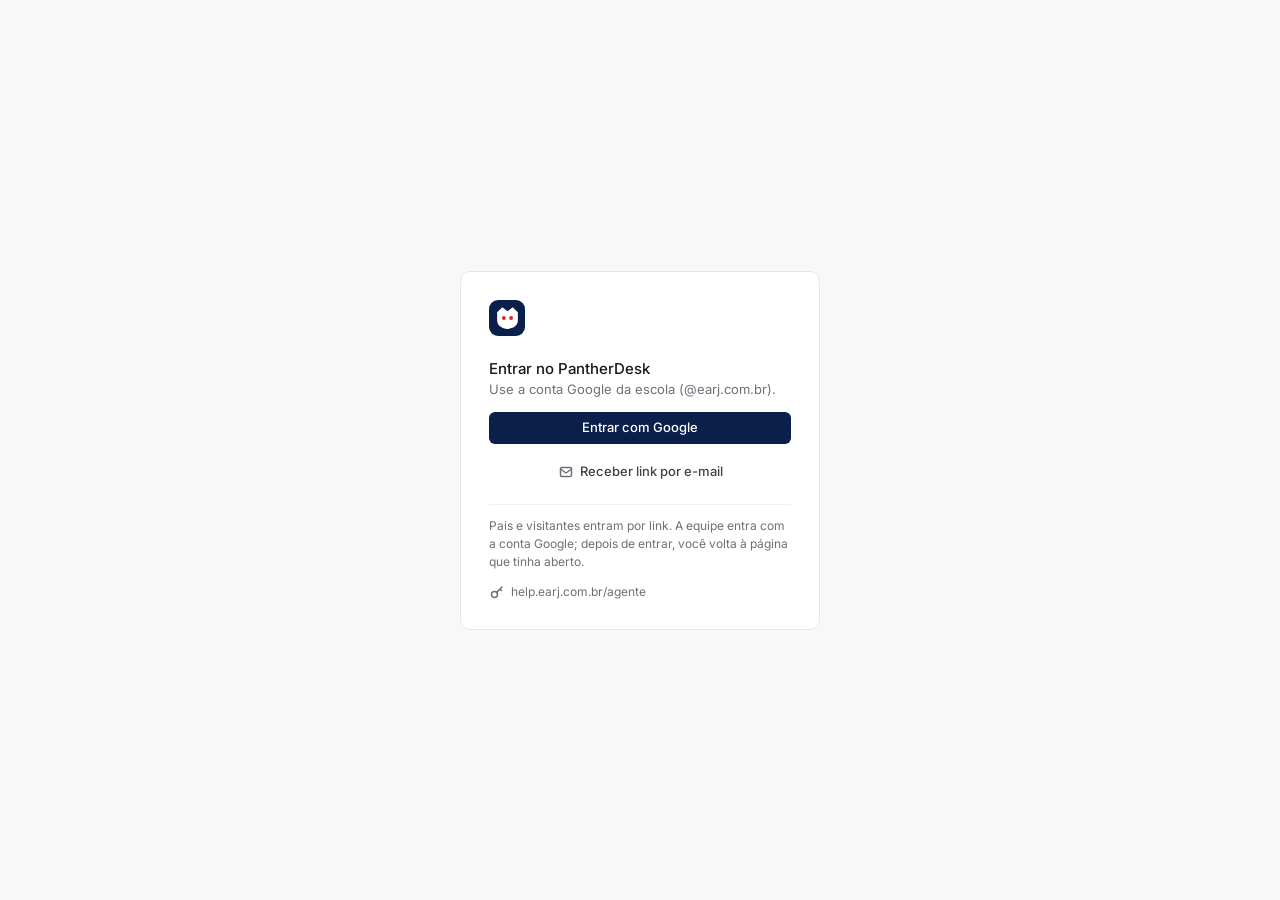
<file: design/prototipo/antes-etapa4.html>
<!doctype html>
<html lang="pt-BR" data-theme="light">
<head>
<meta charset="utf-8">
<meta name="viewport" content="width=device-width, initial-scale=1">
<title>PantherDesk — protótipo</title>
<link rel="preconnect" href="https://fonts.googleapis.com">
<link href="https://fonts.googleapis.com/css2?family=Inter:wght@400;500;600&display=swap" rel="stylesheet">
<style>
/* ---------- Tokens semânticos (claro) ----------
   superfície · tinta · contorno · destaque · perigo. Cinzas quase sem saturação.
   Marinho só na marca e no botão primário; royal em link, foco e seleção; vermelho só em problema real. */
:root{
  --sup:#FFFFFF; --sup-2:#F8F8F9; --sup-3:#F1F1F3; --sup-4:#E8E8EB; --lateral:#FAFAFA;
  --tinta:#18191C; --tinta-2:#3F4147; --tinta-3:#6E7078; --tinta-4:#A0A2A8;
  --contorno:#E7E7EA; --contorno-2:#F0F0F2; --contorno-forte:#D5D6DA;
  --primario:#0B1F4B; --primario-hover:#16306B; --primario-tinta:#FFFFFF;
  --royal:#1F4FD6; --royal-txt:#1F4FD6; --royal-suave:#EEF2FD;
  --perigo:#D62839; --perigo-txt:#B42131; --perigo-suave:#FCEDEF;
  --aviso-txt:#8A5800; --aviso-suave:#FBF3DF;
  --ok-txt:#23704A;
  --nota:#FFFBEE; --nota-faixa:#E5C463;
  --st-aberto:#3D6BE0; --st-pendente:#D49B12; --st-espera:#A0A2A8; --st-resolvido:#2F9A62;
  --c-barra:#3D6BE0; --c-gavea:#0B1F4B; --c-entre:#6E7078;
  --sombra-flut:0 10px 28px rgba(20,20,26,.12),0 1px 3px rgba(20,20,26,.08);
  --veu:rgba(20,20,26,.24);
}
/* ---------- Mesmos tokens no escuro ---------- */
:root[data-theme="dark"]{
  --sup:#151517; --sup-2:#1A1A1D; --sup-3:#232327; --sup-4:#2D2D32; --lateral:#18181B;
  --tinta:#ECECEE; --tinta-2:#C7C8CC; --tinta-3:#8D8F96; --tinta-4:#5E6066;
  --contorno:#2A2A2F; --contorno-2:#212125; --contorno-forte:#3A3A40;
  --primario:#E6EAF5; --primario-hover:#FFFFFF; --primario-tinta:#0B1F4B;
  --royal:#7393F2; --royal-txt:#8EA8F6; --royal-suave:#1D2541;
  --perigo:#E5484D; --perigo-txt:#FF7B81; --perigo-suave:#3A1B1F;
  --aviso-txt:#EDBE5F; --aviso-suave:#32280F;
  --ok-txt:#6BCB98;
  --nota:#25210F; --nota-faixa:#8A7330;
  --st-aberto:#7393F2; --st-pendente:#E0AE3A; --st-espera:#6E7078; --st-resolvido:#3DB57A;
  --c-barra:#7393F2; --c-gavea:#A9B6D8; --c-entre:#8D8F96;
  --sombra-flut:0 10px 28px rgba(0,0,0,.5),0 0 0 1px rgba(255,255,255,.05);
  --veu:rgba(0,0,0,.5);
}
*{box-sizing:border-box;scrollbar-width:thin;scrollbar-color:var(--contorno-forte) transparent}
html,body{margin:0;height:100%}
body{background:var(--sup);color:var(--tinta);font-family:Inter,"Segoe UI",system-ui,sans-serif;font-size:13px;line-height:1.5;-webkit-font-smoothing:antialiased}
button,input,select,textarea{font:inherit;color:inherit}
button{cursor:pointer}
a{color:inherit;text-decoration:none}
h1,h2,h3,p{margin:0}
h1,h2,h3,strong,b{font-weight:500}
.sr{position:absolute;width:1px;height:1px;overflow:hidden;clip:rect(0 0 0 0)}
:focus-visible{outline:2px solid var(--royal);outline-offset:1px}
.oculto{display:none!important}
.mut{color:var(--tinta-3)}
.mut4{color:var(--tinta-4)}
.esp{flex:1}
.rel{position:relative;display:inline-flex}
.lnk{color:var(--royal-txt)}
.lnk:hover{text-decoration:underline}
kbd{font-family:inherit;font-size:11px;color:var(--tinta-4);border:1px solid var(--contorno);border-radius:4px;padding:0 4px;line-height:16px;white-space:nowrap}
svg.i{flex:none;display:block}
hr{border:0;border-top:1px solid var(--contorno-2);margin:4px 0}
.marca-t{display:inline-flex;align-items:center;justify-content:center;background:#0B1F4B;flex:none}
:root[data-theme="dark"] .marca-t{box-shadow:inset 0 0 0 1px rgba(255,255,255,.14)}

/* ---------- Botões: um sólido por tela, o resto cinza ou fantasma ---------- */
.b{height:28px;padding:0 10px;border-radius:6px;border:0;background:var(--sup-3);color:var(--tinta);font-size:13px;font-weight:500;display:inline-flex;align-items:center;gap:6px;white-space:nowrap;flex:none}
.b:hover{background:var(--sup-4)}
.b svg{color:var(--tinta-3)}
.b.fant{background:transparent;color:var(--tinta-2)}
.b.fant:hover{background:var(--sup-3);color:var(--tinta)}
.b.sol{background:var(--primario);color:var(--primario-tinta)}
.b.sol:hover{background:var(--primario-hover)}
.b.sol svg{color:currentColor}
.b.ic{width:28px;padding:0;justify-content:center}
.b.gr{height:32px;padding:0 12px}
.b.larga{width:100%;justify-content:center}
.b[aria-pressed="true"]{background:var(--sup-4);color:var(--tinta)}
.b kbd{margin-left:2px}

/* ---------- Menus flutuantes (únicos com sombra) ---------- */
.pop{position:absolute;top:calc(100% + 4px);left:0;z-index:45;min-width:200px;background:var(--sup);border:1px solid var(--contorno);border-radius:8px;box-shadow:var(--sombra-flut);padding:4px;display:none;text-align:left;font-weight:400}
.pop.dir{left:auto;right:0}
.pop.cima{top:auto;bottom:calc(100% + 8px)}
.pop.fixo{position:fixed}
.pop.aberto{display:block;animation:surge .15s ease both}
.pop button{display:flex;align-items:center;gap:8px;width:100%;min-height:30px;padding:4px 8px;border:0;background:none;border-radius:5px;font-size:13px;font-weight:400;color:var(--tinta);text-align:left;white-space:nowrap}
.pop button:hover,.pop button.on{background:var(--sup-3)}
.pop button svg{color:var(--tinta-3)}
.pop button .fim,.pop button kbd,.pop button .cont{margin-left:auto}
.pop button .cont{color:var(--tinta-4);font-size:12px}
.pop button:disabled{color:var(--tinta-4);background:none;cursor:default}
.pop .pop-tit{font-size:12px;color:var(--tinta-3);padding:6px 8px 2px}
.pop input{width:100%;height:30px;border:1px solid var(--contorno);border-radius:6px;padding:0 8px;background:var(--sup);margin-bottom:4px;outline:none}
.pop input:focus{border-color:var(--royal)}
.pop-cab{display:flex;gap:10px;align-items:center;padding:8px}
.pop-cab small{display:block;color:var(--tinta-3);font-size:12px}
.pop .var{margin-left:auto;font-size:12px;color:var(--tinta-3)}
.pop .sub-m{display:block;font-size:12px;color:var(--tinta-3)}
@keyframes surge{from{opacity:0;transform:translateY(-3px)}to{opacity:1;transform:none}}

/* ---------- Pequenas peças ---------- */
.pt{width:7px;height:7px;border-radius:50%;display:inline-block;flex:none}
.est{display:inline-flex;align-items:center;gap:7px;color:var(--tinta-2)}
.emb{display:inline-flex;align-items:center;height:20px;padding:0 6px;border-radius:4px;font-size:12px;background:var(--sup-3);color:var(--tinta-2);white-space:nowrap;font-variant-numeric:tabular-nums}
.emb.perto{background:var(--aviso-suave);color:var(--aviso-txt)}
.emb.estourado{background:var(--perigo-suave);color:var(--perigo-txt)}
.emb.ok{background:none;padding:0;color:var(--tinta-3)}
.emb.pausa{background:none;padding:0;color:var(--tinta-4)}
.emb.nada{background:none;padding:0;color:var(--tinta-4)}
.av{position:relative;width:20px;height:20px;border-radius:50%;background:var(--sup-4);color:var(--tinta-2);font-size:10px;font-weight:500;display:inline-flex;align-items:center;justify-content:center;flex:none;line-height:1}
.av.m{width:28px;height:28px;font-size:11px}
.av.g{width:40px;height:40px;font-size:13px}
.av.voce{background:#0B1F4B;color:#FFFFFF}
:root[data-theme="dark"] .av.voce{background:#2B3C6B}
.av .mini{position:absolute;right:-4px;bottom:-4px;width:15px;height:15px;border-radius:50%;background:var(--sup);border:1px solid var(--contorno);display:flex;align-items:center;justify-content:center;color:var(--tinta-3)}
.resp{display:inline-flex;align-items:center;gap:7px;min-width:0}
.pri{display:inline-flex;align-items:center;gap:7px;color:var(--tinta-2)}
.pri svg{color:var(--tinta-3)}
.pri.urg,.pri.urg svg{color:var(--perigo-txt)}
.tag-l{font-size:11px;color:var(--tinta-3);border:1px solid var(--contorno);border-radius:3px;padding:0 3px;line-height:15px;flex:none}
.etq{display:inline-flex;align-items:center;height:20px;padding:0 6px;border-radius:4px;background:var(--sup-3);color:var(--tinta-2);font-size:12px}
.mencao{color:var(--royal-txt);font-weight:500}
.esq{display:block;height:8px;border-radius:4px;background:var(--sup-3);animation:pulsa 1s ease-in-out infinite alternate}
@keyframes pulsa{from{opacity:.55}to{opacity:1}}
.vazio{display:flex;flex-direction:column;align-items:center;gap:6px;padding:64px 16px;color:var(--tinta-3);text-align:center}
.vazio svg{color:var(--tinta-4);margin-bottom:4px}
.vazio strong{color:var(--tinta)}
.div-v{width:1px;height:16px;background:var(--contorno);margin:0 4px;flex:none}
.seg-t{display:inline-flex;gap:2px;align-items:center}
.seg-t button{height:26px;padding:0 8px;border:0;background:none;border-radius:6px;color:var(--tinta-3);font-size:13px;white-space:nowrap}
.seg-t button:hover{color:var(--tinta)}
.seg-t button.on{background:var(--sup-3);color:var(--tinta)}

/* ---------- Moldura e barra lateral clara ---------- */
.app{display:flex;min-height:100vh}
.app.sem-lateral .lateral{display:none}
.lateral{width:228px;flex:0 0 228px;background:var(--lateral);border-right:1px solid var(--contorno);position:sticky;top:0;height:100vh;display:flex;flex-direction:column;padding:8px;z-index:20;transition:width .2s ease,flex-basis .2s ease}
.lat-topo{display:flex;flex-direction:column;gap:1px;position:relative}
.ident{display:flex;align-items:center;gap:8px;height:40px;padding:0 6px;border:0;background:none;border-radius:6px;text-align:left;width:100%;margin-bottom:6px;color:var(--tinta)}
.ident:hover{background:var(--sup-3)}
.ident strong{display:block;font-size:13px;line-height:1.25}
.ident small{display:block;font-size:12px;color:var(--tinta-3);line-height:1.25}
.ident > svg{margin-left:auto;color:var(--tinta-3)}
#pop-perfil{top:42px;width:220px}
.ni{display:flex;align-items:center;gap:8px;height:30px;padding:0 8px;border:0;background:none;border-radius:6px;color:var(--tinta-2);font-size:13px;width:100%;text-align:left;white-space:nowrap;overflow:hidden;flex:none}
.ni svg{color:var(--tinta-3)}
.ni:hover{background:var(--sup-3);color:var(--tinta)}
.ni[aria-current="page"]{background:var(--sup-4);color:var(--tinta)}
.ni[aria-current="page"] svg{color:var(--tinta-2)}
.ni .cont,.ni kbd{margin-left:auto}
.ni .cont{font-size:12px;color:var(--tinta-4)}
.lat-nav{display:flex;flex-direction:column;gap:1px;margin-top:14px;flex:1;overflow:auto;min-height:0}
.grupo-cab{display:flex;align-items:center;gap:4px;height:28px;margin-top:16px;padding:0 8px;border:0;background:none;color:var(--tinta-3);font-size:12px;border-radius:6px;width:100%;text-align:left;flex:none}
.grupo-cab:hover{color:var(--tinta)}
.grupo-cab svg{transition:transform .2s ease}
.grupo-cab[aria-expanded="false"] svg{transform:rotate(-90deg)}
.recolhivel{display:grid;grid-template-rows:1fr;transition:grid-template-rows .2s ease}
.recolhivel.fechado{grid-template-rows:0fr}
.recolhivel > div{overflow:hidden;min-height:0;display:flex;flex-direction:column;gap:1px}
.lat-rod{display:flex;flex-direction:column;gap:1px;padding-top:8px;border-top:1px solid var(--contorno)}
.app.mini .lateral{width:52px;flex-basis:52px}
.app.mini .rot-l{display:none!important}
.app.mini .ni,.app.mini .ident{justify-content:center;padding:0}
.app.mini .recolhivel.fechado{grid-template-rows:1fr}
.app.mini #recolher svg{transform:scaleX(-1)}
.veu-nav{display:none}

.conteudo{flex:1;min-width:0;display:flex;flex-direction:column;view-transition-name:conteudo}
.tela{display:none}
.tela.ativa{display:flex;flex-direction:column;min-height:100vh}
.cab{height:48px;flex:none;display:flex;align-items:center;gap:8px;padding:0 20px;border-bottom:1px solid var(--contorno);background:var(--sup);position:sticky;top:0;z-index:8}
.cab .tit{font-size:15px;font-weight:500;white-space:nowrap}
.trilha{display:flex;align-items:center;gap:6px;min-width:0;font-size:13px}
.trilha a,.trilha .ant{color:var(--tinta-3);white-space:nowrap}
.trilha a:hover{color:var(--tinta)}
.trilha .sep{color:var(--tinta-4)}
.trilha .atual{color:var(--tinta);white-space:nowrap;overflow:hidden;text-overflow:ellipsis;min-width:0}
.so-m{display:none!important}

/* ---------- Transições ---------- */
::view-transition-old(conteudo){animation:.12s ease both vt-sai}
::view-transition-new(conteudo){animation:.18s ease both vt-entra}
@keyframes vt-sai{to{opacity:0}}
@keyframes vt-entra{from{opacity:0}}
@media (prefers-reduced-motion:reduce){
  *,*::before,*::after,::view-transition-old(conteudo),::view-transition-new(conteudo){animation:none!important;transition:none!important}
}

/* ---------- Entrar ---------- */
.tela.entrar.ativa{align-items:center;justify-content:center;background:var(--sup-2)}
.entrar-c{width:100%;max-width:360px;margin:16px;padding:28px;background:var(--sup);border:1px solid var(--contorno);border-radius:10px;display:flex;flex-direction:column;gap:12px}
.entrar-c h1{font-size:15px;margin-top:10px}
.entrar-c .endereco{display:flex;align-items:center;gap:6px;font-size:12px;color:var(--tinta-3)}
.entrar-c .nota-rod{font-size:12px;color:var(--tinta-3);border-top:1px solid var(--contorno-2);padding-top:12px;margin-top:4px}
.linha-f{display:flex;gap:8px}
.inp{height:32px;border:1px solid var(--contorno-forte);border-radius:6px;padding:0 10px;background:var(--sup);min-width:0;flex:1;outline:none;color:var(--tinta)}
.inp:focus{border-color:var(--royal);box-shadow:0 0 0 2px var(--royal-suave)}
.lbl{font-size:13px;color:var(--tinta-2)}

/* ---------- Início ---------- */
.nums{display:flex;flex-wrap:wrap;padding:0 20px;border-bottom:1px solid var(--contorno)}
.num{padding:14px 24px 14px 0;margin-right:24px;border-right:1px solid var(--contorno-2);display:flex;flex-direction:column;gap:1px}
.num:last-child{border-right:0}
.num span,.num small{font-size:12px;color:var(--tinta-3)}
.num strong{font-size:15px}
.secao{padding:16px 20px;min-width:0}
.secao-cab{display:flex;align-items:center;gap:8px;margin-bottom:8px;min-height:28px}
.secao-cab h2{font-size:13px}
.secao .tab th:first-child,.secao .tab td:first-child{padding-left:0}
.duas{display:flex;flex-wrap:wrap;border-top:1px solid var(--contorno)}
.duas > .secao{flex:1 1 420px}
.duas > .secao + .secao{border-left:1px solid var(--contorno)}
.fd{display:flex;gap:10px;align-items:flex-start;padding:7px 0;font-size:13px;color:var(--tinta-2);border-bottom:1px solid var(--contorno-2)}
.fd:last-child{border-bottom:0}
.fd:hover .fd-t{color:var(--tinta)}
.fd-t{flex:1;min-width:0}
.fd-t .mut{font-size:12px}
.fd .cit{display:block;color:var(--tinta-3);font-size:12px;margin-top:1px}
.pt-nl{width:6px;height:6px;border-radius:50%;background:var(--royal);margin-top:8px;flex:none}
.grafico{width:100%;height:auto;max-height:220px;display:block}

/* ---------- Lista de tickets ---------- */
.titulo-sel{display:inline-flex;align-items:center;gap:4px;height:30px;padding:0 6px;margin-left:-6px;border:0;background:none;border-radius:6px;font-size:15px;font-weight:500;color:var(--tinta);white-space:nowrap}
.titulo-sel:hover{background:var(--sup-3)}
.titulo-sel svg{color:var(--tinta-3)}
.ctrl{display:flex;align-items:center;gap:8px;padding:8px 20px;border-bottom:1px solid var(--contorno);flex-wrap:wrap;flex:none}
.ctrl-e,.ctrl-d{display:flex;align-items:center;gap:4px;flex-wrap:wrap}
.ctrl-d{margin-left:auto}
.filtro-txt{display:flex;align-items:center;gap:6px;height:28px;padding:0 8px;border:1px solid var(--contorno);border-radius:6px;width:220px;color:var(--tinta-3);background:var(--sup)}
.filtro-txt:focus-within{border-color:var(--royal)}
.filtro-txt input{border:0;outline:0;background:none;width:100%;color:var(--tinta);min-width:0}
.tab-wrap{overflow-x:auto;flex:1}
.tab{width:100%;min-width:900px;border-collapse:collapse;table-layout:fixed;font-size:13px}
.tab.compacta{min-width:620px}
.tab th{height:32px;padding:0 8px;text-align:left;font-weight:400;font-size:12px;color:var(--tinta-3);border-bottom:1px solid var(--contorno);white-space:nowrap;overflow:hidden;text-overflow:ellipsis}
.tab td{height:36px;padding:0 8px;border-bottom:1px solid var(--contorno-2);white-space:nowrap;overflow:hidden;text-overflow:ellipsis;color:var(--tinta-2)}
.tab th:first-child,.tab td:first-child{padding-left:20px}
.tab th:last-child,.tab td:last-child{padding-right:20px}
.tab tbody tr{cursor:pointer}
.tab tbody tr:hover{background:var(--sup-2)}
.tab tbody tr.sel{background:var(--royal-suave)}
.tab td.c-ass > div{display:flex;align-items:center;gap:8px;min-width:0}
.tab .ass{overflow:hidden;text-overflow:ellipsis;color:var(--tinta);min-width:0}
.tab tr.nl .ass{font-weight:600}
.tab .c-n{color:var(--tinta-3);font-variant-numeric:tabular-nums}
.tab .c-criado{color:var(--tinta-3)}
.tab tr.esq-l{cursor:default}
.tab tr.esq-l:hover{background:none}
.chk{width:14px;height:14px;margin:0;accent-color:var(--royal);vertical-align:middle;cursor:pointer}
.rod-lista{display:flex;align-items:center;gap:8px;padding:6px 20px;border-top:1px solid var(--contorno);font-size:12px;color:var(--tinta-3);position:sticky;bottom:0;background:var(--sup);flex:none}
.massa{position:fixed;left:50%;bottom:20px;transform:translateX(-50%);display:none;align-items:center;gap:2px;padding:4px 4px 4px 12px;background:var(--sup);border:1px solid var(--contorno);border-radius:8px;box-shadow:var(--sombra-flut);z-index:30;white-space:nowrap}
.massa.vis{display:flex;animation:sobe .2s ease both}
.massa #qtd{color:var(--tinta-2);margin-right:4px}
@keyframes sobe{from{opacity:0;transform:translate(-50%,8px)}to{opacity:1;transform:translate(-50%,0)}}

/* ---------- Tela do ticket ---------- */
#t-ticket.ativa{height:100vh;min-height:0}
.tk{flex:1;display:flex;min-height:0}
.tk-c{flex:1;min-width:0;display:flex;flex-direction:column;min-height:0}
.abas{display:flex;gap:2px;padding:0 20px;height:42px;align-items:center;border-bottom:1px solid var(--contorno);flex:none}
.abas button{display:inline-flex;align-items:center;gap:6px;height:28px;padding:0 8px;border:0;background:none;border-radius:6px;color:var(--tinta-3);font-size:13px}
.abas button:hover{color:var(--tinta)}
.abas button.on{color:var(--tinta);background:var(--sup-3)}
.abas button.on svg{color:var(--tinta-2)}
.linha-t{flex:1;overflow:auto;padding:16px 24px 24px}
.tl{position:relative;max-width:820px}
.tl::before{content:"";position:absolute;left:13.5px;top:10px;bottom:10px;width:1px;background:var(--contorno)}
.it{position:relative;padding-left:42px;margin-bottom:14px}
.it-av{position:absolute;left:0;top:3px;box-shadow:0 0 0 4px var(--sup)}
.sis{position:relative;padding:0 0 0 42px;margin:0 0 14px;font-size:12px;color:var(--tinta-3);display:flex;align-items:center;gap:6px;min-height:20px;flex-wrap:wrap}
.sis b{color:var(--tinta-2)}
.sis::before{content:"";position:absolute;left:10.5px;top:50%;width:7px;height:7px;margin-top:-3.5px;border-radius:50%;background:var(--sup);border:1px solid var(--contorno-forte)}
.sis-mais{border:0;background:none;color:var(--tinta-3);font-size:12px;padding:0;text-decoration:underline;text-decoration-style:dotted;text-underline-offset:3px}
.sis-mais:hover{color:var(--tinta)}
.msg{border:1px solid var(--contorno);border-radius:8px;background:var(--sup)}
.msg header{display:flex;align-items:center;gap:8px;padding:4px 4px 0 12px;min-height:34px;font-size:13px;min-width:0}
.msg header .mut{font-size:12px;white-space:nowrap;overflow:hidden;text-overflow:ellipsis;min-width:0}
.msg time{font-size:12px;color:var(--tinta-3);white-space:nowrap;margin-left:auto}
.msg-acoes{display:flex;opacity:.55;transition:opacity .15s}
.msg:hover .msg-acoes,.msg:focus-within .msg-acoes{opacity:1}
.msg-c{padding:2px 12px 12px;line-height:1.6;color:var(--tinta);overflow-wrap:anywhere}
.msg.nota{background:var(--nota);border-color:transparent;box-shadow:inset 3px 0 0 var(--nota-faixa)}
.msg.forn{background:var(--sup-2);border-style:dashed}
.anexo{margin:0 12px 12px;display:inline-flex;gap:6px;align-items:center;font-size:12px;color:var(--tinta-2);border:1px solid var(--contorno);border-radius:6px;padding:3px 8px}
.fixado{max-width:820px;margin-bottom:16px;padding:10px 12px;border-radius:8px;background:var(--sup-2);display:flex;gap:10px;color:var(--tinta-2)}
.fixado svg{color:var(--tinta-3);margin-top:2px}
.fixado .linha-res{display:flex;gap:8px;font-size:12px;color:var(--tinta-3)}
.fixado .linha-res strong{color:var(--tinta)}
.recolhidas{position:relative;margin:0 0 14px 42px;border:0;background:none;color:var(--tinta-3);font-size:12px;padding:2px 0;text-decoration:underline;text-decoration-style:dotted;text-underline-offset:3px}
.recolhidas:hover{color:var(--tinta)}
.ed-zona{flex:none;padding:10px 24px 14px;border-top:1px solid var(--contorno);background:var(--sup)}
.ed-botoes{display:flex;gap:4px;align-items:center}
.ed-botoes .rasc{font-size:12px;color:var(--tinta-4);margin-left:6px}
.editor{border:1px solid var(--contorno-forte);border-radius:8px;max-width:820px;background:var(--sup)}
.editor.sobe{animation:sobe-ed .22s cubic-bezier(.2,.7,.2,1) both}
@keyframes sobe-ed{from{opacity:0;transform:translateY(14px)}to{opacity:1;transform:none}}
.editor.interna{background:var(--nota);border-color:var(--nota-faixa)}
.editor.interna .seg-t button.on{background:rgba(127,110,40,.12)}
.ed-cab{display:flex;align-items:center;gap:8px;padding:6px 4px 0 6px}
#ed-para{font-size:12px;color:var(--tinta-3);white-space:nowrap;overflow:hidden;text-overflow:ellipsis;min-width:0}
#texto{display:block;width:100%;min-height:96px;max-height:40vh;border:0;resize:vertical;padding:8px 12px;background:transparent;outline:none;line-height:1.55;color:var(--tinta)}
.ed-rod{display:flex;align-items:center;gap:2px;padding:4px 6px 6px}
#rascunho{font-size:12px;color:var(--tinta-4);margin-left:6px}
.aviso-inc{padding:6px 12px 0;font-size:12px;color:var(--tinta-3)}
.previa{margin:6px 12px 0;padding:3px 3px 3px 10px;border-radius:6px;background:var(--sup-3);display:flex;align-items:center;gap:8px;flex-wrap:wrap;font-size:12px}
.previa .seg-t button{height:22px;font-size:12px}
.split{display:inline-flex;position:relative}
.split .b.a{border-radius:6px 0 0 6px}
.split .b.b2{border-radius:0 6px 6px 0;width:26px;padding:0;justify-content:center;box-shadow:inset 1px 0 0 rgba(255,255,255,.22)}
:root[data-theme="dark"] .split .b.b2{box-shadow:inset 1px 0 0 rgba(11,31,75,.25)}
.split kbd{color:inherit;opacity:.7;border-color:currentColor}
.painel{flex:0 0 320px;width:320px;border-left:1px solid var(--contorno);overflow:auto;background:var(--sup)}
.pn-topo{padding:16px;border-bottom:1px solid var(--contorno);display:flex;flex-direction:column;gap:12px}
.sol-c{display:flex;gap:10px;align-items:center;min-width:0}
.sol-c strong{display:block;font-size:13px}
.sol-c small{display:block;font-size:12px;color:var(--tinta-3)}
.prop{display:grid;grid-template-columns:104px minmax(0,1fr);align-items:center;min-height:30px;gap:8px}
.prop > .r{color:var(--tinta-3)}
.prop > .v{min-width:0;color:var(--tinta);display:flex;align-items:center;gap:6px;flex-wrap:wrap}
.prop > .v svg{color:var(--tinta-4)}
.v-perto{color:var(--aviso-txt)!important}
.v-estourado{color:var(--perigo-txt)!important}
.v-ok{color:var(--ok-txt)!important}
.val{border:0;background:none;padding:3px 6px;margin-left:-6px;border-radius:5px;text-align:left;max-width:calc(100% + 6px);white-space:nowrap;overflow:hidden;text-overflow:ellipsis;display:inline-flex;align-items:center;gap:7px;color:var(--tinta)}
.val:hover{background:var(--sup-3)}
.val.vazio-v{color:var(--tinta-4)}
.sec-p{border-bottom:1px solid var(--contorno)}
.sec-cab{position:sticky;top:0;z-index:1;background:var(--sup);display:flex;align-items:center;justify-content:space-between;width:100%;height:40px;padding:0 16px;border:0;font-weight:500;font-size:13px;color:var(--tinta);text-align:left}
.sec-cab .cont{margin-left:6px;color:var(--tinta-4);font-weight:400}
.sec-cab svg{color:var(--tinta-3);transition:transform .2s ease;margin-left:auto}
.sec-p:not(.aberta) .sec-cab svg{transform:rotate(-90deg)}
.sec-corpo{display:grid;grid-template-rows:0fr;transition:grid-template-rows .2s ease}
.sec-p.aberta .sec-corpo{grid-template-rows:1fr}
.sec-corpo > div{overflow:hidden;min-height:0}
.sec-in{padding:0 16px 12px}
.mini-l{display:flex;flex-direction:column}
.mini-l .li{display:flex;align-items:center;gap:8px;min-height:30px;font-size:13px;color:var(--tinta-2);border:0;background:none;padding:0;text-align:left;width:100%}
.mini-l .li span:first-child{flex:1;min-width:0;overflow:hidden;text-overflow:ellipsis;white-space:nowrap}
.mini-l .li small{color:var(--tinta-3);font-size:12px}
.nota-p{font-size:12px;color:var(--tinta-3);margin-top:4px}

/* ---------- Eventos ---------- */
.ev-grade{flex:1;display:flex;min-height:0}
.cal-wrap{flex:1;min-width:0;overflow:auto}
.cal{display:grid;grid-template-columns:repeat(7,minmax(0,1fr));min-width:660px}
.cal .dow{font-size:12px;color:var(--tinta-3);padding:6px 8px;border-bottom:1px solid var(--contorno);border-right:1px solid var(--contorno-2)}
.cal .dia{min-height:104px;padding:4px;border-right:1px solid var(--contorno-2);border-bottom:1px solid var(--contorno-2);display:flex;flex-direction:column;gap:1px;min-width:0}
.cal > :nth-child(7n){border-right:0}
.cal .dia.fds{background:var(--sup-2)}
.cal .dia.fora .n{color:var(--tinta-4)}
.cal .n{font-size:12px;color:var(--tinta-3);padding:1px 4px}
.ev{display:flex;align-items:center;gap:6px;width:100%;border:0;background:none;padding:1px 4px;border-radius:4px;font-size:12px;color:var(--tinta-2);text-align:left;white-space:nowrap;overflow:hidden;min-height:20px}
.ev span:last-child{overflow:hidden;text-overflow:ellipsis}
.ev:hover{background:var(--sup-3);color:var(--tinta)}
.ev.mont{color:var(--tinta-3)}
.ev.mont svg{color:var(--tinta-4)}
.pt.barra{background:var(--c-barra)}
.pt.gavea{background:var(--c-gavea)}
.pt.entre{background:none;box-shadow:inset 0 0 0 1.5px var(--c-entre)}
.lado{flex:0 0 300px;width:300px}
.pn-tit{display:flex;align-items:baseline;gap:6px;padding:0 16px;height:40px;align-items:center;font-weight:500;border-bottom:1px solid var(--contorno)}
.pn-tit small{font-weight:400;color:var(--tinta-3);font-size:12px}
.prox{display:flex;gap:12px;width:100%;padding:10px 16px;border:0;border-bottom:1px solid var(--contorno-2);background:none;text-align:left;align-items:flex-start}
.prox:hover{background:var(--sup-2)}
.prox-d{flex:0 0 30px;display:flex;flex-direction:column;align-items:center;line-height:1.25;color:var(--tinta)}
.prox-d strong{font-size:15px}
.prox-d small{font-size:12px;color:var(--tinta-3)}
.prox-t{flex:1;min-width:0;display:flex;flex-direction:column;gap:3px}
.prox-t .ass{color:var(--tinta);white-space:nowrap;overflow:hidden;text-overflow:ellipsis}
.prox-t .mut{font-size:12px;white-space:nowrap;overflow:hidden;text-overflow:ellipsis}
.prox-t .linha{display:flex;gap:6px;flex-wrap:wrap}
.legenda{display:flex;gap:12px;align-items:center;font-size:12px;color:var(--tinta-3);flex-wrap:wrap}
.legenda span{display:inline-flex;align-items:center;gap:6px}
.sel-l{display:inline-flex;align-items:center;gap:4px;height:28px;padding:0 4px 0 8px;border-radius:6px;color:var(--tinta-3)}
.sel-l:hover{background:var(--sup-3)}
.sel-l select{border:0;background:none;color:var(--tinta);outline:none;font-weight:500;cursor:pointer}
.sel-l select option{background:var(--sup);color:var(--tinta)}

/* ---------- QR da sala ---------- */
.qr-grade{flex:1;display:flex;min-height:0}
.qr-centro{flex:1;display:flex;flex-direction:column;align-items:center;gap:12px;padding:24px 16px 40px;overflow:auto;min-width:0}
.fone{width:340px;max-width:100%;border-radius:36px;border:1px solid var(--contorno-forte);padding:9px;background:var(--sup-2)}
.tela-fone{border-radius:28px;background:var(--sup);border:1px solid var(--contorno);overflow:hidden;min-height:640px;display:flex;flex-direction:column}
.fone-st{display:flex;justify-content:space-between;padding:10px 22px 4px;font-size:12px;color:var(--tinta-2)}
.fone-url{margin:4px 12px 8px;height:28px;border-radius:6px;background:var(--sup-3);font-size:12px;display:flex;align-items:center;justify-content:center;gap:6px;color:var(--tinta-3)}
.qr-local{padding:12px 16px;border-bottom:1px solid var(--contorno);display:flex;flex-direction:column;gap:2px}
.qr-local strong{font-size:15px}
.qr-local span{font-size:12px;color:var(--tinta-3)}
.qr-lista{flex:1}
.qr-item{padding:10px 16px;border-bottom:1px solid var(--contorno-2);display:flex;flex-direction:column;gap:3px}
.qr-item .l1{display:flex;gap:8px;align-items:center;font-size:12px;color:var(--tinta-3)}
.qr-item .l1 .emb{margin-left:auto}
.qr-item .tit{border:0;background:none;padding:0;text-align:left;color:var(--tinta);font-weight:500}
.qr-item .tit:hover{color:var(--royal-txt)}
.qr-item .l3{display:flex;align-items:center;gap:8px;font-size:12px;color:var(--tinta-3);min-height:28px}
.qr-item .l3 > :last-child{margin-left:auto}
.qr-rod{padding:12px 16px 16px}
.qr-lado{padding:16px;display:flex;flex-direction:column;gap:10px;align-items:center;text-align:center}
.qr-lado .b{width:100%;justify-content:center}
.qr-lado p{font-size:12px;color:var(--tinta-3)}

/* ---------- Portal ---------- */
#t-portal.ativa{display:block}
.p-topo{height:52px;border-bottom:1px solid var(--contorno);position:sticky;top:0;background:var(--sup);z-index:8}
.p-in{max-width:1040px;margin:0 auto;height:100%;padding:0 20px;display:flex;align-items:center;gap:8px}
.p-marca{display:flex;align-items:center;gap:8px;font-weight:500;white-space:nowrap}
.p-nav{display:flex;gap:2px;margin-left:16px}
.p-nav a{height:28px;display:inline-flex;align-items:center;padding:0 8px;border-radius:6px;color:var(--tinta-2);white-space:nowrap}
.p-nav a:hover{background:var(--sup-3);color:var(--tinta)}
.p-nav a.on{background:var(--sup-3);color:var(--tinta)}
.av-btn{border:0;background:none;padding:0;border-radius:50%;display:inline-flex}
#pop-conta{width:240px}
.p-heroi{max-width:640px;margin:0 auto;padding:56px 20px 28px;display:flex;flex-direction:column;align-items:center;gap:16px;text-align:center}
.p-heroi h1{font-size:24px;font-weight:500;letter-spacing:-.01em}
.p-busca{display:flex;align-items:center;gap:8px;width:100%;height:40px;padding:0 12px;border:1px solid var(--contorno-forte);border-radius:8px;background:var(--sup);color:var(--tinta-3)}
.p-busca:focus-within{border-color:var(--royal);box-shadow:0 0 0 2px var(--royal-suave)}
.p-busca input{border:0;outline:0;background:none;width:100%;font-size:14px;color:var(--tinta)}
.p-res{width:100%;text-align:left}
.p-acoes{display:flex;gap:8px;flex-wrap:wrap;justify-content:center}
.p-sec{max-width:880px;margin:0 auto;padding:12px 20px 20px}
.p-sec h2{font-size:12px;font-weight:400;color:var(--tinta-3);margin-bottom:8px}
.cats{display:grid;grid-template-columns:repeat(auto-fit,minmax(190px,1fr));gap:8px}
.cats a{display:flex;gap:10px;padding:12px;border:1px solid var(--contorno);border-radius:8px;align-items:flex-start}
.cats a:hover{background:var(--sup-2)}
.cats svg{color:var(--tinta-3);margin-top:2px}
.cats strong{display:block}
.cats small{display:block;font-size:12px;color:var(--tinta-3)}
.lista-art a{display:flex;align-items:center;justify-content:space-between;gap:8px;min-height:36px;border-bottom:1px solid var(--contorno-2);color:var(--tinta)}
.lista-art a:hover{color:var(--royal-txt)}
.lista-art a svg{color:var(--tinta-4)}
.p-form{max-width:640px;margin:0 auto;padding:20px 20px 96px;display:flex;flex-direction:column;gap:16px}
.p-form h1{font-size:15px}
.form{display:flex;flex-direction:column;gap:14px}
.campo{display:flex;flex-direction:column;gap:4px;min-width:0}
.campo label,.campo .lbl{font-size:13px;color:var(--tinta-2)}
.campo select,.campo input,.campo textarea{height:32px;border:1px solid var(--contorno-forte);border-radius:6px;padding:0 10px;background:var(--sup);width:100%;min-width:0;color:var(--tinta);outline:none}
.campo textarea{height:auto;min-height:88px;padding:8px 10px;resize:vertical;line-height:1.5}
.campo select:focus,.campo input:focus,.campo textarea:focus{border-color:var(--royal);box-shadow:0 0 0 2px var(--royal-suave)}
.campo select:disabled{background:var(--sup-2);color:var(--tinta-2);opacity:1;cursor:not-allowed}
.grade2{display:grid;grid-template-columns:repeat(2,minmax(0,1fr));gap:12px}
.grade3{display:grid;grid-template-columns:repeat(3,minmax(0,1fr));gap:12px}
.cond{animation:campo .2s ease both}
@keyframes campo{from{opacity:0;transform:translateY(-4px)}to{opacity:1;transform:none}}
.motivos{display:flex;flex-wrap:wrap;gap:6px}
.motivos button{height:28px;padding:0 10px;border:1px solid var(--contorno);border-radius:6px;background:var(--sup);color:var(--tinta-2)}
.motivos button:hover{background:var(--sup-2)}
.motivos button[aria-checked="true"]{border-color:var(--royal);background:var(--royal-suave);color:var(--tinta)}
.local-box{padding:12px;border:1px solid var(--contorno);border-radius:8px;display:flex;flex-direction:column;gap:10px}
.local-box.qr{background:var(--sup-2)}
.local-cab{display:flex;align-items:center;gap:8px;flex-wrap:wrap;color:var(--tinta-2)}
.selo-qr{font-size:12px;color:var(--tinta-2);background:var(--sup-4);border-radius:4px;padding:0 6px;height:20px;display:inline-flex;align-items:center;gap:4px}
.btn-link{border:0;background:none;padding:0;color:var(--royal-txt);margin-left:auto}
.btn-link:hover{text-decoration:underline}
.sugest{border:1px solid var(--contorno);border-radius:8px;padding:8px 12px}
.sugest .s-tit{font-size:12px;color:var(--tinta-3);margin-bottom:2px}
.sugest a{display:flex;align-items:center;justify-content:space-between;min-height:28px;color:var(--royal-txt)}
.sugest a:hover{text-decoration:underline}
.aviso-verm{padding:8px 12px;border-radius:6px;background:var(--perigo-suave);color:var(--perigo-txt)}
fieldset.equip{border:0;padding:0;margin:0;min-width:0}
fieldset.equip legend{font-size:13px;color:var(--tinta-2);padding:0;margin-bottom:4px}
.checks{display:grid;grid-template-columns:repeat(auto-fill,minmax(170px,1fr));gap:2px 12px}
.checks label{display:flex;align-items:center;gap:8px;min-height:28px;color:var(--tinta-2);cursor:pointer}
.checks input{accent-color:var(--royal);width:14px;height:14px;margin:0}
.form-rod{display:flex;align-items:center;gap:8px;padding-top:4px}
.p-larga{max-width:1040px;margin:0 auto;padding:16px 0 96px}
.p-cab-l{display:flex;align-items:center;gap:8px;padding:0 20px 12px}
.p-cab-l h1{font-size:15px}
.p-larga .tab{min-width:560px}

/* ---------- Chat do portal ---------- */
.fab{position:fixed;right:20px;bottom:20px;height:36px;border-radius:18px;border:1px solid var(--contorno);background:var(--sup);color:var(--tinta);padding:0 14px;box-shadow:var(--sombra-flut);z-index:35;display:flex;align-items:center;gap:8px;font-weight:500}
.fab:hover{background:var(--sup-2)}
.fab svg{color:var(--tinta-3)}
.chat{position:fixed;right:20px;bottom:66px;width:370px;max-width:calc(100vw - 32px);height:580px;max-height:calc(100vh - 90px);background:var(--sup);border-radius:10px;overflow:hidden;border:1px solid var(--contorno);box-shadow:var(--sombra-flut);display:none;flex-direction:column;z-index:36}
.chat.aberto{display:flex;animation:surge .2s ease both}
.chat header{padding:10px 8px 10px 14px;display:flex;align-items:center;gap:10px;border-bottom:1px solid var(--contorno)}
.chat header small{display:block;font-size:12px;color:var(--tinta-3)}
.chat .corpo{flex:1;padding:14px;display:flex;flex-direction:column;gap:8px;overflow:auto}
.bal{max-width:80%;padding:8px 12px;line-height:1.45;border-radius:10px}
.bal.eu{align-self:flex-end;background:var(--sup-3);color:var(--tinta)}
.bal.eles{background:var(--sup);border:1px solid var(--contorno)}
.dia-chat{align-self:center;font-size:12px;color:var(--tinta-3)}
.aval{border:1px solid var(--contorno);border-radius:8px;padding:12px;display:flex;flex-direction:column;gap:8px}
.notas{display:flex;gap:4px}
.notas button{flex:1;height:32px;border-radius:6px;border:1px solid var(--contorno);background:var(--sup);font-weight:500}
.notas button:hover{background:var(--sup-2)}
.notas button[aria-checked="true"]{border-color:var(--royal);background:var(--royal-suave)}
#digitando{padding:4px 14px;font-size:12px;color:var(--tinta-3);display:flex;align-items:center;gap:4px}
.digit{display:inline-block;width:4px;height:4px;border-radius:50%;background:var(--tinta-3);animation:digita 1.2s infinite}
.digit:nth-child(2){animation-delay:.15s}.digit:nth-child(3){animation-delay:.3s}
@keyframes digita{0%,80%,100%{opacity:.25}40%{opacity:1}}
#form-chat{display:flex;gap:6px;padding:10px;border-top:1px solid var(--contorno)}

/* ---------- Gavetas, diálogos, toast ---------- */
.veu{position:fixed;inset:0;background:var(--veu);z-index:59;display:none}
.veu.vis{display:block}
.gaveta{position:fixed;top:0;right:0;height:100vh;width:460px;max-width:100vw;background:var(--sup);border-left:1px solid var(--contorno);box-shadow:var(--sombra-flut);z-index:60;display:none;flex-direction:column}
.gaveta.aberta{display:flex;animation:desliza .25s cubic-bezier(.2,.7,.2,1) both}
@keyframes desliza{from{opacity:0;transform:translateX(24px)}to{opacity:1;transform:none}}
.gaveta header{display:flex;align-items:center;gap:10px;padding:0 12px 0 20px;height:52px;border-bottom:1px solid var(--contorno)}
.gaveta header small{display:block;font-size:12px;color:var(--tinta-3)}
.gaveta .corpo-g{flex:1;overflow:auto;padding:20px;display:flex;flex-direction:column;gap:14px}
.gaveta footer{display:flex;gap:8px;padding:12px 20px;border-top:1px solid var(--contorno)}
.notif{position:fixed;top:0;bottom:0;left:228px;width:340px;max-width:100vw;background:var(--sup);border-right:1px solid var(--contorno);box-shadow:var(--sombra-flut);z-index:50;display:flex;flex-direction:column;transform:translateX(-10px);opacity:0;visibility:hidden;transition:transform .2s ease,opacity .2s ease,visibility .2s}
.app.mini ~ .notif{left:52px}
.notif.aberta{transform:none;opacity:1;visibility:visible}
.notif header{display:flex;align-items:center;gap:6px;height:48px;padding:0 8px 0 16px;border-bottom:1px solid var(--contorno);font-weight:500}
.notif-i{display:flex;gap:10px;padding:10px 16px;border:0;border-bottom:1px solid var(--contorno-2);background:none;text-align:left;width:100%;color:var(--tinta-2)}
.notif-i:hover{background:var(--sup-2)}
.notif-i small{display:block;color:var(--tinta-3);font-size:12px}
.toast{position:fixed;left:50%;bottom:20px;transform:translateX(-50%);background:var(--tinta);color:var(--sup);padding:8px 14px;border-radius:8px;box-shadow:var(--sombra-flut);display:none;z-index:90;max-width:calc(100vw - 32px)}
.toast.vis{display:block;animation:sobe .2s ease both}
.dlg-veu{position:fixed;inset:0;background:var(--veu);z-index:80;display:none;align-items:flex-start;justify-content:center;padding-top:14vh}
.dlg-veu.vis{display:flex}
.paleta,.dlg{width:560px;max-width:calc(100vw - 32px);background:var(--sup);border:1px solid var(--contorno);border-radius:10px;box-shadow:var(--sombra-flut);overflow:hidden;animation:surge .15s ease both}
.paleta input{width:100%;height:46px;border:0;border-bottom:1px solid var(--contorno);padding:0 16px;font-size:14px;outline:none;background:transparent}
.paleta .res{max-height:340px;overflow:auto;padding:4px}
.paleta .res button{display:flex;justify-content:space-between;gap:12px;width:100%;border:0;background:none;text-align:left;padding:7px 10px;border-radius:6px;color:var(--tinta)}
.paleta .res button.on,.paleta .res button:hover{background:var(--sup-3)}
.paleta .res small{color:var(--tinta-3);font-size:12px}
.paleta .dica{padding:7px 14px;border-top:1px solid var(--contorno-2);font-size:12px;color:var(--tinta-3)}
.dlg{width:420px}
.dlg header{display:flex;align-items:center;height:44px;padding:0 8px 0 16px;border-bottom:1px solid var(--contorno);font-weight:500}
.dlg dl{margin:0;padding:8px 16px 14px;display:grid;grid-template-columns:1fr auto;gap:6px 12px;align-items:center}
.dlg dt{color:var(--tinta-2)}
.dlg dd{margin:0;text-align:right}

/* ---------- Telas médias e celular ---------- */
@media (max-width:1100px){
  .painel{flex-basis:280px;width:280px}
  .lado{flex-basis:260px;width:260px}
}
@media (max-width:820px){
  .lateral,.app.mini .lateral{position:fixed;left:0;top:0;bottom:0;width:248px;transform:translateX(-100%);transition:transform .2s ease;z-index:56}
  .app.mini .rot-l{display:revert!important}
  .app.nav-aberta .lateral{transform:none;box-shadow:var(--sombra-flut)}
  .app.nav-aberta .veu-nav{display:block;position:fixed;inset:0;background:var(--veu);z-index:55}
  #recolher{display:none}
  .so-m{display:inline-flex!important}
  .esconde-m{display:none!important}
  .rot-b{display:none}
  .cab{padding:0 12px}
  .ctrl{padding:8px 12px}
  .filtro-txt{width:160px}
  .tab{min-width:0}
  .tab .c-sel,.tab .c-n,.tab .c-sla1,.tab .c-sla2,.tab .c-prazo,.tab .c-resp,.tab .c-pri,.tab .c-sol,.tab .c-grupo,.tab .c-canal{display:none}
  .tab th:nth-child(2),.tab td.c-ass{padding-left:12px}
  .tab th.c-est{width:110px!important}
  .tab th.c-criado{width:84px!important}
  .painel{position:fixed;right:0;top:0;bottom:0;width:300px;z-index:57;transform:translateX(100%);transition:transform .2s ease;box-shadow:var(--sombra-flut)}
  .tk.painel-aberto .painel{transform:none}
  .linha-t{padding:12px}
  .ed-zona{padding:8px 12px 12px}
  .ev-grade,.qr-grade{flex-direction:column}
  .lado{width:auto;flex:none;border-left:0;border-top:1px solid var(--contorno)}
  .cal .dia{min-height:72px}
  .ev span:last-child{display:none}
  .notif,.app.mini ~ .notif{left:0;width:100%}
  .grade2,.grade3{grid-template-columns:minmax(0,1fr)}
  .p-heroi{padding:32px 16px 20px}
  .duas > .secao + .secao{border-left:0;border-top:1px solid var(--contorno)}
}
</style>
</head>
<body>
<div class="app" id="app">

  <nav class="lateral" id="lateral" aria-label="Navegação">
    <div class="lat-topo">
      <button class="ident" id="btn-perfil" aria-haspopup="true" title="PantherDesk"><span data-marca="24"></span><span class="rot-l"><strong>PantherDesk</strong><small>EARJ · TI</small></span><i data-ic="chevb" class="rot-l"></i></button>
      <div class="pop" id="pop-perfil">
        <div class="pop-cab"><span class="av m voce">VC</span><span><strong>Você</strong><small id="perfil-disp">Disponível</small></span></div>
        <hr>
        <button type="button" id="perfil-status">Ficar ausente</button>
        <button type="button" id="perfil-pref">Preferências</button>
        <button type="button" id="perfil-atalhos">Atalhos <kbd>?</kbd></button>
        <hr>
        <button type="button" id="sair" data-tela="entrar">Sair</button>
      </div>
      <button class="ni" data-acao="busca" title="Buscar (Ctrl K)"><i data-ic="busca"></i><span class="rot-l">Buscar</span><kbd class="rot-l">Ctrl K</kbd></button>
      <button class="ni" id="btn-notif" title="Notificações"><i data-ic="sino"></i><span class="rot-l">Notificações</span><span class="cont rot-l" id="notif-cont">3</span></button>
    </div>
    <div class="lat-nav">
      <a class="ni" href="#inicio" data-tela="inicio" title="Início"><i data-ic="casa"></i><span class="rot-l">Início</span></a>
      <a class="ni" href="#tickets" data-tela="tickets" data-visao="Não resolvidos" id="nav-tickets" title="Tickets"><i data-ic="ticket"></i><span class="rot-l">Tickets</span></a>
      <a class="ni" href="#eventos" data-tela="eventos" title="Eventos"><i data-ic="cal"></i><span class="rot-l">Eventos</span></a>
      <a class="ni" href="#qr" data-tela="qr" title="QR da sala"><i data-ic="qr"></i><span class="rot-l">QR da sala</span></a>
      <button class="ni" data-acao="relatorios" title="Relatórios"><i data-ic="graf"></i><span class="rot-l">Relatórios</span></button>
      <button class="grupo-cab rot-l" id="grupo-visoes" aria-expanded="true" aria-controls="visoes-c"><i data-ic="chevb"></i>Visões salvas</button>
      <div class="recolhivel" id="visoes-c"><div id="lista-visoes"></div></div>
    </div>
    <div class="lat-rod">
      <a class="ni" href="#portal" data-tela="portal" title="Portal do solicitante"><i data-ic="portal"></i><span class="rot-l">Portal do solicitante</span></a>
      <button class="ni" id="tema" title="Alternar tema"><span id="tema-ic"></span><span class="rot-l" id="tema-rot">Tema escuro</span></button>
      <button class="ni" id="recolher" title="Recolher barra lateral"><i data-ic="lateral"></i><span class="rot-l">Recolher</span></button>
    </div>
  </nav>
  <div class="veu-nav" id="veu-nav"></div>

  <div class="conteudo" id="conteudo">

    <!-- ================= ENTRAR ================= -->
    <section class="tela entrar" id="t-entrar" aria-label="Entrar">
      <div class="entrar-c">
        <span data-marca="36"></span>
        <div><h1>Entrar no PantherDesk</h1><p class="mut">Use a conta Google da escola (@earj.com.br).</p></div>
        <button class="b sol gr larga" id="entrar-google">Entrar com Google</button>
        <button class="b fant gr larga" id="entrar-link" aria-expanded="false"><i data-ic="email"></i>Receber link por e-mail</button>
        <form class="campo oculto" id="form-link" onsubmit="return false">
          <label for="e-link" class="lbl">Seu e-mail</label>
          <div class="linha-f"><input class="inp" id="e-link" type="email" placeholder="nome@exemplo.com"><button type="submit" class="b gr">Enviar link</button></div>
        </form>
        <p class="nota-rod">Pais e visitantes entram por link. A equipe entra com a conta Google; depois de entrar, você volta à página que tinha aberto.</p>
        <span class="endereco"><i data-ic="chave"></i>help.earj.com.br/agente</span>
      </div>
    </section>

    <!-- ================= INÍCIO ================= -->
    <section class="tela" id="t-inicio" aria-label="Início">
      <header class="cab">
        <button class="b ic fant so-m" data-acao="menu" aria-label="Abrir navegação"><i data-ic="menu"></i></button>
        <h1 class="tit">Início</h1><span class="mut esconde-m">quinta, 29 de outubro</span>
        <span class="esp"></span>
        <a href="#tickets" data-tela="tickets" data-visao="Meus abertos" class="b sol">Abrir meus tickets</a>
      </header>
      <div class="nums">
        <div class="num"><span>Resolvidos na semana</span><strong>23</strong><small>+5 sobre a anterior</small></div>
        <div class="num"><span>1ª resposta, mediana</span><strong>18 min</strong><small>meta 30 min</small></div>
        <div class="num"><span>Satisfação, 60 dias</span><strong>100%</strong><small>9 avaliações</small></div>
        <div class="num"><span>Prazo cumprido na semana</span><strong>94%</strong><small>1 estourado seu</small></div>
      </div>
      <section class="secao">
        <div class="secao-cab"><h2>Seus tickets que vencem primeiro</h2><span class="esp"></span><a class="lnk" href="#tickets" data-tela="tickets" data-visao="Meus abertos">Ver todos</a></div>
        <div class="tab-wrap"><table class="tab compacta" id="tab-inicio"></table></div>
      </section>
      <div class="duas">
        <section class="secao">
          <div class="secao-cab"><h2>Atividade</h2><div class="seg-t" role="tablist" id="abas-feed" style="margin-left:8px"><button role="tab" class="on" data-f="tudo">Tudo</button><button role="tab" data-f="mencao">Menções</button><button role="tab" data-f="atrib">Atribuições</button><button role="tab" data-f="sla">Prazos</button></div><span class="esp"></span><button class="b fant" id="ler-tudo"><i data-ic="check"></i><span class="rot-b">Marcar como lido</span></button></div>
          <div id="feed"></div>
        </section>
        <section class="secao">
          <div class="secao-cab"><h2>Criados e resolvidos</h2><span class="mut">8 semanas · seus grupos</span><span class="esp"></span><span class="legenda"><span><svg width="14" height="2" aria-hidden="true"><path d="M0 1h14" stroke="var(--tinta-4)" stroke-width="1.5" stroke-dasharray="3 2"/></svg>Criados</span><span><svg width="14" height="2" aria-hidden="true"><path d="M0 1h14" stroke="var(--tinta-2)" stroke-width="1.5"/></svg>Resolvidos</span></span></div>
          <svg class="grafico" role="img" aria-label="Criados e resolvidos por semana; os resolvidos acompanham os criados, entre 35 e 51 por semana" viewBox="0 0 800 200">
            <g stroke="var(--contorno-2)" stroke-width="1"><path d="M40 20 H790 M40 70 H790 M40 120 H790"/></g><path d="M40 170 H790" stroke="var(--contorno)" stroke-width="1"/>
            <g fill="var(--tinta-4)" font-size="11"><text x="8" y="24">60</text><text x="8" y="74">40</text><text x="8" y="124">20</text><text x="14" y="174">0</text></g>
            <path id="linha-criados" d="M40 75 L147 65 L254 82.5 L361 52.5 L468 60 L575 70 L682 42.5 L790 55" fill="none" stroke="var(--tinta-4)" stroke-width="1.5" stroke-dasharray="5 4" vector-effect="non-scaling-stroke"/>
            <path id="linha-resolvidos" d="M40 82.5 L147 70 L254 77.5 L361 60 L468 57.5 L575 67.5 L682 50 L790 52.5" fill="none" stroke="var(--tinta-2)" stroke-width="1.5" vector-effect="non-scaling-stroke"/>
            <g fill="var(--tinta-3)" font-size="11"><text x="30" y="194">S1</text><text x="137" y="194">S2</text><text x="244" y="194">S3</text><text x="351" y="194">S4</text><text x="458" y="194">S5</text><text x="565" y="194">S6</text><text x="672" y="194">S7</text><text x="770" y="194">S8</text></g>
          </svg>
        </section>
      </div>
    </section>

    <!-- ================= TICKETS (lista de largura total) ================= -->
    <section class="tela" id="t-tickets" aria-label="Tickets">
      <header class="cab">
        <button class="b ic fant so-m" data-acao="menu" aria-label="Abrir navegação"><i data-ic="menu"></i></button>
        <span class="rel"><button class="titulo-sel" id="btn-visao" aria-haspopup="true"><span id="visao-nome">Não resolvidos</span><i data-ic="chevb"></i></button><div class="pop" id="pop-visao" style="min-width:240px"></div></span>
        <span class="esp"></span>
        <button class="b sol" id="novo-ticket"><i data-ic="add"></i>Novo ticket</button>
      </header>
      <div class="ctrl">
        <div class="ctrl-e">
          <label class="filtro-txt"><i data-ic="busca"></i><span class="sr">Filtrar</span><input id="f-texto" placeholder="Filtrar por assunto ou nº" autocomplete="off"></label>
          <span class="rel"><button class="b fant" id="btn-grupo">Grupo: <span id="f-grupo-v">todos</span><i data-ic="chevb"></i></button><div class="pop" id="pop-grupo"></div></span>
          <button class="b fant" id="f-meus" aria-pressed="false">Só os meus</button>
        </div>
        <div class="ctrl-d">
          <button class="b fant oculto" id="salvar-visao">Salvar visão</button>
          <button class="b ic fant" id="atualizar" title="Atualizar" aria-label="Atualizar"><i data-ic="atualizar"></i></button>
          <span class="div-v"></span>
          <span class="rel"><button class="b fant" id="btn-filtrar"><i data-ic="filtro"></i><span class="rot-b">Filtrar</span><span id="n-filtros"></span></button><div class="pop dir" id="pop-filtrar"></div></span>
          <span class="rel"><button class="b fant" id="btn-ordenar"><i data-ic="ordenar"></i><span class="rot-b">Ordenar</span></button><div class="pop dir" id="pop-ordenar"></div></span>
          <span class="rel"><button class="b fant" id="btn-colunas"><i data-ic="colunas"></i><span class="rot-b">Colunas</span></button><div class="pop dir" id="pop-colunas"></div></span>
        </div>
      </div>
      <div class="tab-wrap"><table class="tab" id="tab-tickets"></table><div id="vazio-lista"></div></div>
      <footer class="rod-lista"><span id="contagem"></span><span class="esp"></span><span class="esconde-m">Por página</span><div class="seg-t" id="pag"><button class="on" data-p="20">20</button><button data-p="50">50</button><button data-p="100">100</button></div></footer>
    </section>

    <!-- ================= TICKET ================= -->
    <section class="tela" id="t-ticket" aria-label="Ticket">
      <header class="cab">
        <button class="b ic fant so-m" data-acao="menu" aria-label="Abrir navegação"><i data-ic="menu"></i></button>
        <nav class="trilha" aria-label="Trilha"><a href="#tickets" data-tela="tickets">Tickets</a><span class="sep">/</span><span class="atual" id="trilha-ass"></span></nav>
        <span class="esp"></span>
        <span class="av esconde-m" title="Rafael Torres está vendo este ticket" aria-label="Rafael Torres está vendo">RT</span>
        <span class="rel"><button class="b" id="btn-status" aria-haspopup="true" title="Estado (S)"><span class="pt" id="status-pt"></span><span id="status-nome"></span><i data-ic="chevb"></i></button>
          <div class="pop dir" id="pop-status"><button type="button" data-st="Aberto"><span class="pt" style="background:var(--st-aberto)"></span>Aberto</button><button type="button" data-st="Pendente"><span class="pt" style="background:var(--st-pendente)"></span>Pendente</button><button type="button" data-st="Em espera"><span class="pt" style="background:var(--st-espera)"></span>Em espera</button><button type="button" data-st="Resolvido"><span class="pt" style="background:var(--st-resolvido)"></span>Resolvido</button></div></span>
        <span class="rel"><button class="b ic fant" id="btn-mais" aria-label="Mais ações" aria-haspopup="true"><i data-ic="mais"></i></button>
          <div class="pop dir" id="pop-mais" style="min-width:230px">
            <button type="button" id="resumir"><i data-ic="resumo"></i>Resumir com IA</button>
            <button type="button" id="encaminhar"><i data-ic="encaminhar"></i>Encaminhar com retorno</button>
            <button type="button" data-toast="Vincular a outro ticket (protótipo)"><i data-ic="link"></i>Vincular a outro ticket</button>
            <button type="button" data-toast="Mesclar com outro ticket (protótipo)"><i data-ic="mesclar"></i>Mesclar</button>
            <hr id="sep-artigo">
            <button type="button" id="criar-artigo"><i data-ic="artigo"></i>Criar artigo</button>
          </div></span>
        <button class="b ic fant so-m" id="btn-painel" aria-label="Detalhes do ticket"><i data-ic="colunas"></i></button>
      </header>
      <div class="tk" id="tk">
        <div class="tk-c">
          <div class="abas" role="tablist" id="abas-tl"><button role="tab" class="on" data-f="tudo"><i data-ic="relogio"></i>Atividade</button><button role="tab" data-f="pub"><i data-ic="email"></i>Respostas</button><button role="tab" data-f="int"><i data-ic="nota"></i>Notas internas</button></div>
          <div class="linha-t" id="linha-t"></div>
          <div class="ed-zona">
            <div class="ed-botoes" id="ed-botoes"><button type="button" class="b fant" id="abrir-resp"><i data-ic="responder"></i>Responder<kbd class="esconde-m">R</kbd></button><button type="button" class="b fant" id="abrir-nota"><i data-ic="nota"></i>Nota interna<kbd class="esconde-m">N</kbd></button><span class="rasc oculto" id="tem-rasc">rascunho salvo</span></div>
            <form class="editor oculto" id="editor" onsubmit="return false" aria-label="Responder">
              <div class="ed-cab">
                <div class="seg-t" role="tablist"><button type="button" class="on" id="ed-pub">Responder</button><button type="button" id="ed-int">Nota interna</button></div>
                <span id="ed-para"></span><span class="esp"></span>
                <button type="button" class="b ic fant" id="fechar-ed" title="Fechar (Esc)" aria-label="Fechar editor"><i data-ic="x"></i></button>
              </div>
              <div class="aviso-inc oculto" id="aviso-inc"></div>
              <div class="previa oculto" id="previa"></div>
              <label for="texto" class="sr">Mensagem</label>
              <textarea id="texto"></textarea>
              <div class="ed-rod">
                <span class="rel"><button type="button" class="b ic fant" id="btn-macro" aria-label="Macros" title="Macros"><i data-ic="macro"></i></button>
                  <div class="pop cima" id="pop-macro" style="width:320px"><input id="busca-macro" placeholder="Buscar macro (PT ou EN)" aria-label="Buscar macro"><div id="lista-macro"></div></div></span>
                <button type="button" class="b ic fant" id="anexar" aria-label="Anexar arquivo" title="Anexar"><i data-ic="clipe"></i></button>
                <button type="button" class="b ic fant" id="melhorar" aria-label="Revisar o texto com IA" title="Revisar o texto com IA"><i data-ic="revisar"></i></button>
                <span id="rascunho" class="esconde-m">Rascunho salvo</span>
                <span class="esp"></span>
                <div class="split">
                  <button type="submit" class="b sol a" id="enviar"><span id="enviar-rot">Enviar · Em espera</span><kbd class="esconde-m">Ctrl ↵</kbd></button>
                  <button type="button" class="b sol b2" id="btn-estado" aria-label="Escolher o estado do envio"><i data-ic="chevb"></i></button>
                  <div class="pop cima dir" id="pop-estado"><div class="pop-tit">Estado após o envio</div><button type="button" data-est="Aberto"><span class="pt" style="background:var(--st-aberto)"></span>Aberto</button><button type="button" data-est="Pendente"><span class="pt" style="background:var(--st-pendente)"></span>Pendente</button><button type="button" data-est="Em espera"><span class="pt" style="background:var(--st-espera)"></span>Em espera</button><button type="button" data-est="Resolvido"><span class="pt" style="background:var(--st-resolvido)"></span>Resolvido</button></div>
                </div>
              </div>
            </form>
          </div>
        </div>
        <aside class="painel" aria-label="Detalhes do ticket" id="painel"></aside>
      </div>
    </section>

    <!-- ================= EVENTOS ================= -->
    <section class="tela" id="t-eventos" aria-label="Eventos de AV">
      <header class="cab">
        <button class="b ic fant so-m" data-acao="menu" aria-label="Abrir navegação"><i data-ic="menu"></i></button>
        <nav class="trilha"><span class="ant">Eventos</span><span class="sep">/</span><span class="atual">Novembro de 2026</span></nav>
        <button class="b ic fant" id="cal-ant" aria-label="Mês anterior"><i data-ic="cheve"></i></button><button class="b ic fant" id="cal-prox" aria-label="Próximo mês"><i data-ic="chevd"></i></button>
        <span class="esp"></span>
        <div class="seg-t esconde-m" id="cal-visao"><button class="on">Mês</button><button>Semana</button></div>
        <a href="#portal" class="b sol" id="novo-evento"><i data-ic="add"></i>Novo evento</a>
      </header>
      <div class="ctrl">
        <div class="ctrl-e">
          <div class="seg-t" id="f-campus" role="group" aria-label="Filtrar por campus"><button class="on" data-c="todos">Todos</button><button data-c="barra">Barra</button><button data-c="gavea">Gávea</button><button data-c="entre">Entre campi</button></div>
          <span class="div-v"></span>
          <label class="sel-l">Tipo <select id="f-tipo" aria-label="Filtrar por tipo"><option value="">todos</option></select></label>
        </div>
        <div class="ctrl-d legenda esconde-m"><span><i class="pt barra"></i>Barra</span><span><i class="pt gavea"></i>Gávea</span><span><i class="pt entre"></i>Entre campi</span><span><i data-ic="ferramenta"></i>montagem</span><span>prazo = início da montagem · mínimo 5 dias úteis</span></div>
      </div>
      <div class="ev-grade">
        <section class="cal-wrap" aria-label="Calendário de novembro de 2026"><div class="cal" id="cal"></div></section>
        <aside class="painel lado" aria-label="Próximos eventos"><div class="pn-tit">Próximos <small>pela montagem</small></div><div id="prox"></div></aside>
      </div>
    </section>

    <!-- ================= QR DA SALA ================= -->
    <section class="tela" id="t-qr" aria-label="QR da sala">
      <header class="cab">
        <button class="b ic fant so-m" data-acao="menu" aria-label="Abrir navegação"><i data-ic="menu"></i></button>
        <nav class="trilha"><span class="ant">QR da sala</span><span class="sep">/</span><span class="atual">BAR-2-214</span></nav>
        <span class="esp"></span>
        <button class="b fant" id="qr-sol"><i data-ic="olho"></i><span class="rot-b">Ver como solicitante</span></button>
      </header>
      <div class="qr-grade">
        <div class="qr-centro">
          <p class="mut">O que o técnico vê ao escanear o QR</p>
          <div class="fone">
            <div class="tela-fone">
              <div class="fone-st"><span>10:38</span><span>5G</span></div>
              <div class="fone-url"><i data-ic="chave"></i>help.earj.com.br/s/BAR-2-214</div>
              <div class="qr-local"><strong>Sala 214</strong><span>Barra · 2º andar · <b id="qr-cont">4</b> tickets abertos aqui</span></div>
              <div class="qr-lista" id="qr-lista"></div>
              <div class="qr-rod"><button class="b sol gr larga" id="qr-novo"><i data-ic="add"></i>Abrir ticket aqui</button></div>
            </div>
          </div>
        </div>
        <aside class="painel lado qr-lado" aria-label="Folha para imprimir">
          <span class="mut" style="align-self:flex-start">Folha para imprimir</span>
          <div id="qr-svg"></div>
          <strong>Sala 214</strong>
          <span class="mut">Barra · 2º andar · BAR-2-214</span>
          <p>Trocar o nome da sala não muda o QR. O local do ticket vem do QR ou do formulário.</p>
          <button class="b" id="imprimir-qr"><i data-ic="imprimir"></i>Imprimir os 5 QR do andar</button>
        </aside>
      </div>
    </section>

    <!-- ================= PORTAL ================= -->
    <section class="tela portal" id="t-portal" aria-label="Portal do solicitante">
      <header class="p-topo"><div class="p-in">
        <a class="p-marca" href="#portal" data-pv="inicio"><span data-marca="24"></span><span data-i18n="p-marca">Central de ajuda</span></a>
        <nav class="p-nav esconde-m" aria-label="Portal"><a href="#portal" data-pv="novo" data-i18n="p-abrir">Abrir pedido</a><a href="#portal" data-pv="pedidos" data-i18n="p-pedidos">Meus pedidos</a></nav>
        <span class="esp"></span>
        <div class="seg-t" id="seg-idioma" role="group" aria-label="Idioma"><button class="on" data-l="pt">PT</button><button data-l="en">EN</button></div>
        <button class="b ic fant" id="tema-portal" aria-label="Alternar tema"><span id="tema-ic-p"></span></button>
        <span class="rel"><button class="av-btn" id="btn-conta" aria-haspopup="true" aria-label="Conta"><span class="av m">MC</span></button>
          <div class="pop dir" id="pop-conta"><div class="pop-cab"><span class="av m">MC</span><span><strong>Mariana Costa</strong><small>mariana.costa@earj.example</small></span></div><hr><button type="button" data-pv="pedidos"><span data-i18n="p-pedidos">Meus pedidos</span></button><button type="button" data-tela="inicio"><span data-i18n="conta-ag">Área do técnico</span></button></div></span>
      </div></header>

      <div class="pv" id="pv-inicio">
        <div class="p-heroi">
          <h1 data-i18n="p-h1">Como podemos ajudar?</h1>
          <label class="p-busca"><i data-ic="busca"></i><span class="sr">Buscar</span><input id="p-busca" type="search" data-i18n-ph="p-busca" placeholder="Wi-Fi, impressora, projetor, VPN…" autocomplete="off"></label>
          <div class="p-res lista-art oculto" id="p-res"></div>
          <div class="p-acoes"><button class="b sol gr" data-pv="novo"><span data-i18n="p-abrir">Abrir pedido</span></button><button class="b gr" data-pv="pedidos"><span data-i18n="p-pedidos">Meus pedidos</span></button></div>
        </div>
        <div class="p-sec"><h2 data-i18n="p-cats">Categorias</h2>
          <div class="cats">
            <a href="#portal"><i data-ic="wifi"></i><span><strong data-i18n="c-wifi">Wi-Fi e rede</strong><small data-i18n="c-wifi2">8 artigos</small></span></a>
            <a href="#portal"><i data-ic="imprimir"></i><span><strong data-i18n="c-imp">Impressoras</strong><small data-i18n="c-imp2">6 artigos</small></span></a>
            <a href="#portal"><i data-ic="projetor"></i><span><strong data-i18n="c-sala">Sala de aula</strong><small data-i18n="c-sala2">projetor, som, câmera</small></span></a>
            <a href="#portal"><i data-ic="chave"></i><span><strong data-i18n="c-contas">Contas e senhas</strong><small data-i18n="c-contas2">Google, sistemas</small></span></a>
          </div>
        </div>
        <div class="p-sec"><h2 data-i18n="mais">Mais procurados</h2><div class="lista-art" id="p-populares"></div></div>
      </div>

      <div class="pv oculto" id="pv-novo">
        <div class="p-form">
          <nav class="trilha"><a href="#portal" data-pv="inicio" data-i18n="p-inicio">Início</a><span class="sep">/</span><span class="atual" data-i18n="p-abrir">Abrir pedido</span></nav>
          <div class="seg-t" role="tablist" id="abas-portal"><button role="tab" class="on" data-p="sup" data-i18n="tab-sup">Suporte</button><button role="tab" data-p="ev" data-i18n="tab-ev">Evento de AV</button></div>

          <form class="form" id="form-sup" onsubmit="return false" aria-label="Abrir um pedido">
            <div><h1 data-i18n="f-tit">Abrir um pedido</h1><p class="mut" data-i18n="f-sub">Os próximos campos aparecem conforme as suas escolhas.</p></div>
            <button type="button" class="b fant" id="sim-qr" style="align-self:flex-start;margin-left:-10px"><i data-ic="qr"></i><span data-i18n="qr-sim">Simular QR da Sala 214</span></button>
            <div class="campo"><label for="p-tipo" data-i18n="l-tipo">Você é</label><select id="p-tipo"><option>Funcionário(a) da escola</option><option>Responsável por aluno</option></select></div>
            <div class="local-box" id="local-sup">
              <div class="local-cab"><span data-i18n="l-onde">Onde é o problema?</span><span class="selo-qr oculto" id="selo-qr"><span data-i18n="via-qr">via QR</span> · BAR-2-214</span><button type="button" class="btn-link oculto" id="nao-estou" data-i18n="nao-estou">Não estou nesta sala</button></div>
              <div class="grade3">
                <div class="campo"><label for="p-campus" data-i18n="l-campus">Campus</label><select id="p-campus"></select></div>
                <div class="campo" id="w-p-andar"><label for="p-andar" data-i18n="l-andar">Andar</label><select id="p-andar"></select></div>
                <div class="campo" id="w-p-sala"><label for="p-sala" data-i18n="l-sala">Sala</label><select id="p-sala"></select></div>
              </div>
            </div>
            <div class="campo"><span class="lbl" data-i18n="l-motivo">Motivo do contato</span><div class="motivos" role="radiogroup" aria-label="Motivo do contato" id="motivos"></div></div>
            <div class="grade2" id="w-equip">
              <div class="campo"><label for="p-equip" data-i18n="l-equip">Equipamento</label><select id="p-equip"><option value="">Escolha…</option><option value="projetor" selected>Projetor</option><option value="impressora">Impressora</option><option value="notebook">Notebook / Chromebook</option><option value="som">Caixa de som</option></select></div>
              <div class="campo" id="w-sint"><label for="p-sint" data-i18n="l-sint">O que está acontecendo?</label><select id="p-sint"></select></div>
            </div>
            <div class="campo"><label for="p-ass" data-i18n="l-ass">Assunto</label><input id="p-ass" value="Projetor da sala 204 não liga" autocomplete="off"></div>
            <section class="sugest" id="sugest" aria-live="polite"></section>
            <div class="campo"><label for="p-desc" data-i18n="l-desc">Descrição</label><textarea id="p-desc">Tenho aula às 10:30 e preciso do projetor.</textarea></div>
            <div class="form-rod"><button type="button" class="b fant" id="p-anexar"><i data-ic="clipe"></i><span data-i18n="anexar">Anexar foto ou arquivo</span></button><span class="esp"></span><button type="submit" class="b sol gr" id="enviar-pedido" data-i18n="enviar">Enviar pedido</button></div>
          </form>

          <form class="form oculto" id="form-ev" onsubmit="return false" aria-label="Pedir suporte de AV para um evento">
            <div><h1 data-i18n="ev-tit">Suporte de AV para um evento</h1><p class="mut" data-i18n="ev-sub">Peça com pelo menos 5 dias úteis de antecedência. O prazo da equipe é o início da montagem.</p></div>
            <div class="grade2">
              <div class="campo"><label for="e-nome" data-i18n="e-nome">Nome do evento</label><input id="e-nome" placeholder="Ex.: Assembly do Ensino Fundamental"></div>
              <div class="campo"><label for="e-tipo" data-i18n="e-tipo">Tipo</label><select id="e-tipo"></select></div>
            </div>
            <div class="grade3">
              <div class="campo"><label for="e-data" data-i18n="e-data">Data</label><input id="e-data" type="date" value="2026-11-03"></div>
              <div class="campo"><label for="e-ini" data-i18n="e-ini">Início</label><input id="e-ini" type="time" value="08:00"></div>
              <div class="campo"><label for="e-fim" data-i18n="e-fim">Fim</label><input id="e-fim" type="time" value="09:30"></div>
            </div>
            <div class="aviso-verm oculto" id="e-aviso" role="status"></div>
            <div class="grade2">
              <div class="campo"><label for="e-mont" data-i18n="e-mont">Início da montagem</label><input id="e-mont" type="datetime-local" value="2026-11-03T07:00"></div>
              <div class="campo"><label for="e-pub" data-i18n="e-pub">Público estimado</label><input id="e-pub" type="number" min="1" value="120"></div>
            </div>
            <div class="local-box">
              <div class="local-cab"><span data-i18n="e-local">Local do evento</span></div>
              <div class="grade3">
                <div class="campo"><label for="e-campus" data-i18n="l-campus">Campus</label><select id="e-campus"></select></div>
                <div class="campo" id="w-e-andar"><label for="e-andar" data-i18n="l-andar">Andar</label><select id="e-andar"></select></div>
                <div class="campo" id="w-e-sala"><label for="e-sala" data-i18n="l-sala">Sala</label><select id="e-sala"></select></div>
              </div>
            </div>
            <fieldset class="equip"><legend data-i18n="e-equip">Equipamentos</legend><div class="checks" id="e-equip"></div></fieldset>
            <div class="campo"><label for="e-obs" data-i18n="e-obs">Observações</label><textarea id="e-obs" placeholder="Roteiro, quem fala, se precisa de gravação…"></textarea></div>
            <div class="form-rod"><span class="esp"></span><button type="submit" class="b sol gr" id="enviar-evento" data-i18n="e-enviar">Enviar pedido de evento</button></div>
          </form>
        </div>
      </div>

      <div class="pv oculto" id="pv-pedidos">
        <div class="p-larga">
          <div class="p-cab-l"><h1 data-i18n="p-pedidos">Meus pedidos</h1><div class="seg-t" id="f-pedidos" style="margin-left:8px"><button class="on" data-f="abertos" data-i18n="f-abertos">Abertos</button><button data-f="todos" data-i18n="f-todos">Todos</button></div><span class="esp"></span><button class="b sol" data-pv="novo"><span data-i18n="p-abrir">Abrir pedido</span></button></div>
          <div class="tab-wrap"><table class="tab" id="tab-pedidos"><thead><tr><th style="width:84px" data-i18n="th-n">Nº</th><th data-i18n="th-ass">Assunto</th><th style="width:170px" data-i18n="th-est">Estado</th><th style="width:130px" data-i18n="th-at">Atualizado</th></tr></thead><tbody id="corpo-pedidos"></tbody></table></div>
        </div>
      </div>

      <button class="fab" id="fab" aria-expanded="false"><i data-ic="chat"></i><span data-i18n="fab">Fale com a TI</span></button>
      <div class="chat" id="chat" role="dialog" aria-label="Chat com a TI">
        <header>
          <span data-marca="28"></span>
          <div style="flex:1"><strong>TI · EARJ</strong><small>Online · costuma responder em minutos</small></div>
          <button class="b ic fant" id="fechar-chat" aria-label="Fechar chat"><i data-ic="x"></i></button>
        </header>
        <div class="corpo" id="corpo-chat">
          <span class="dia-chat">Hoje · pedido #8431</span>
          <div class="bal eu">Oi! O som do ginásio não está funcionando e o evento começa às 14h.</div>
          <div style="display:flex;gap:8px;align-items:flex-end"><span class="av m">RT</span><div class="bal eles">Olá, Bruna! Sou o Rafael, do suporte. Já estou indo ao ginásio verificar a mesa de som.</div></div>
          <div style="display:flex;gap:8px;align-items:flex-end"><span style="width:28px;flex:0 0 28px"></span><div class="bal eles">Resolvido: era o cabo da caixa principal. Pode testar?</div></div>
          <section class="aval"><strong>Como foi o atendimento?</strong><div class="notas" role="radiogroup" aria-label="Nota de 1 a 5" id="notas"><button role="radio" aria-checked="false">1</button><button role="radio" aria-checked="false">2</button><button role="radio" aria-checked="false">3</button><button role="radio" aria-checked="false">4</button><button role="radio" aria-checked="false">5</button></div><span class="mut" style="font-size:12px" id="legenda">1 = muito ruim · 5 = excelente</span></section>
        </div>
        <div id="digitando">Rafael está escrevendo <span class="digit"></span><span class="digit"></span><span class="digit"></span></div>
        <form id="form-chat"><label for="m-chat" class="sr">Mensagem</label><input id="m-chat" class="inp" placeholder="Escreva sua mensagem"><button type="submit" class="b ic gr" style="width:32px" aria-label="Enviar"><i data-ic="enviar"></i></button></form>
      </div>
    </section>

  </div>
</div>

<aside class="notif" id="notif" aria-label="Notificações">
  <header>Notificações<span class="esp"></span><button class="b fant" id="notif-lidas">Marcar como lidas</button><button class="b ic fant" id="fechar-notif" aria-label="Fechar notificações"><i data-ic="x"></i></button></header>
  <div id="notif-lista" style="overflow:auto;flex:1"></div>
</aside>

<div class="massa" id="massa" role="region" aria-label="Ações em massa">
  <span id="qtd">0 selecionados</span><span class="div-v"></span>
  <span class="rel"><button class="b fant" id="m-atribuir"><i data-ic="pessoa"></i>Atribuir</button><div class="pop cima" id="pop-m-atribuir"></div></span>
  <span class="rel"><button class="b fant" id="m-estado"><i data-ic="checkc"></i>Estado</button><div class="pop cima" id="pop-m-estado"></div></span>
  <span class="rel"><button class="b fant" id="m-macro"><i data-ic="macro"></i>Macro</button><div class="pop cima" id="pop-m-macro" style="min-width:240px"></div></span>
  <span class="rel"><button class="b ic fant" id="m-mais" aria-label="Mais ações"><i data-ic="mais"></i></button><div class="pop cima dir" id="pop-m-mais"><button type="button" data-m="Prioridade alterada">Mudar prioridade</button><button type="button" data-m="Etiquetas aplicadas">Etiquetas</button><button type="button" data-m="Mesclados">Mesclar</button><button type="button" data-m="CSV exportado">Exportar CSV</button></div></span>
  <button class="b ic fant" id="cancelar-sel" aria-label="Cancelar seleção"><i data-ic="x"></i></button>
</div>

<div class="pop fixo" id="pop-campo"></div>

<div class="veu" id="veu"></div>
<aside class="gaveta" id="gaveta" role="dialog" aria-label="Rascunho de artigo">
  <header><div style="flex:1"><strong>Rascunho de artigo</strong><small id="art-origem">a partir do #8401 · sem dados do solicitante</small></div><button class="b ic fant" id="fechar-gaveta" aria-label="Fechar rascunho"><i data-ic="x"></i></button></header>
  <div class="corpo-g">
    <div class="grade2">
      <div class="campo"><label for="art-cat">Categoria</label><select id="art-cat"><option>Impressoras</option><option>Wi-Fi e rede</option><option>Sala de aula</option><option>Contas e senhas</option></select></div>
      <div class="campo"><span class="lbl">Idioma</span><div class="seg-t" id="art-idioma" style="height:32px"><button type="button" class="on">PT</button><button type="button" id="art-en">EN (pedir)</button></div></div>
    </div>
    <div class="campo"><label for="art-tit">Título</label><input id="art-tit"></div>
    <div class="campo"><label for="art-txt">Texto</label><textarea id="art-txt" style="min-height:260px;line-height:1.55"></textarea></div>
    <p class="mut" style="font-size:12px">Só o admin publica. O rascunho guarda o ticket de origem e entra nas sugestões do portal depois de publicado.</p>
  </div>
  <footer><button class="b" id="art-variante">Pedir variante EN</button><span class="esp"></span><button class="b sol" id="art-salvar">Salvar rascunho</button></footer>
</aside>
<div class="toast" id="toast" role="status"></div>
<div class="dlg-veu" id="paleta-veu"><div class="paleta" role="dialog" aria-label="Buscar"><input id="paleta-q" placeholder="Ir para ticket, visão ou tela…" aria-label="Buscar comando" autocomplete="off"><div class="res" id="paleta-res"></div><div class="dica">↑ ↓ escolhe · Enter abre · Esc fecha</div></div></div>
<div class="dlg-veu" id="atalhos-veu"><div class="dlg" role="dialog" aria-label="Atalhos de teclado"><header>Atalhos<span class="esp"></span><button class="b ic fant" id="fechar-atalhos" aria-label="Fechar"><i data-ic="x"></i></button></header>
  <dl><dt>Buscar e ir para</dt><dd><kbd>Ctrl K</kbd></dd><dt>Responder</dt><dd><kbd>R</kbd></dd><dt>Nota interna</dt><dd><kbd>N</kbd> ou <kbd>I</kbd></dd><dt>Estado</dt><dd><kbd>S</kbd></dd><dt>Atribuir</dt><dd><kbd>A</kbd></dd><dt>Prioridade</dt><dd><kbd>P</kbd></dd><dt>Ticket anterior / seguinte</dt><dd><kbd>Shift ←</kbd> <kbd>Shift →</kbd></dd><dt>Enviar</dt><dd><kbd>Ctrl ↵</kbd></dd><dt>Fechar</dt><dd><kbd>Esc</kbd></dd><dt>Esta lista</dt><dd><kbd>?</kbd></dd></dl></div></div>

<script>
const $ = (s, e = document) => e.querySelector(s);
const $$ = (s, e = document) => [...e.querySelectorAll(s)];

// ---------- Ícones próprios: traço 1.5, contorno, 16px ----------
const P = {
  busca:'<circle cx="7" cy="7" r="4.5"/><path d="M10.5 10.5 13.5 13.5"/>',
  sino:'<path d="M4 11.5V7.5a4 4 0 0 1 8 0v4l1 1H3z"/><path d="M6.5 14h3"/>',
  casa:'<path d="M2.5 7 8 2.5 13.5 7v6.5h-11z"/><path d="M6.5 13.5v-4h3v4"/>',
  ticket:'<path d="M2.5 4.5h11v2.2a1.5 1.5 0 0 0 0 2.6v2.2h-11V9.3a1.5 1.5 0 0 0 0-2.6z"/><path d="M10 5v1.2M10 7.4v1.2M10 9.8V11"/>',
  cal:'<rect x="2.5" y="3.5" width="11" height="10" rx="1.5"/><path d="M2.5 6.5h11M5.5 2v3M10.5 2v3"/>',
  qr:'<rect x="2.5" y="2.5" width="4" height="4" rx=".5"/><rect x="9.5" y="2.5" width="4" height="4" rx=".5"/><rect x="2.5" y="9.5" width="4" height="4" rx=".5"/><path d="M9.5 9.5h1.5v1.5M13.5 9.5v.01M12 12v1.5h1.5M9.5 13.5v.01"/>',
  graf:'<path d="M2.5 13.5h11M4.5 11V8M8 11V4.5M11.5 11V6.5"/>',
  relogio:'<circle cx="8" cy="8" r="5.5"/><path d="M8 5v3l2 1.5"/>',
  pessoa:'<circle cx="8" cy="5.5" r="2.5"/><path d="M3 13.5c.8-2.4 2.8-3.5 5-3.5s4.2 1.1 5 3.5"/>',
  pessoax:'<circle cx="7" cy="5.5" r="2.5"/><path d="M2.5 13.5c.7-2.3 2.5-3.5 4.5-3.5 1 0 1.9.3 2.6.8M11 10.5l2.5 2.5M13.5 10.5 11 13"/>',
  pausa:'<circle cx="8" cy="8" r="5.5"/><path d="M6.5 6v4M9.5 6v4"/>',
  ampulheta:'<path d="M4.5 2.5h7M4.5 13.5h7M5.5 2.5c0 3 5 3.2 5 5.5s-5 2.5-5 5.5M10.5 2.5c0 3-5 3.2-5 5.5s5 2.5 5 5.5"/>',
  checkc:'<circle cx="8" cy="8" r="5.5"/><path d="M5.7 8.2 7.3 9.8 10.4 6.4"/>',
  check:'<path d="M3.5 8.5 6.5 11.5 12.5 4.5"/>',
  portal:'<rect x="2.5" y="3" width="11" height="10" rx="1.5"/><path d="M2.5 6h11M5 4.5h.01M7 4.5h.01"/>',
  lua:'<path d="M13 9.6A5.5 5.5 0 1 1 6.4 3a4.4 4.4 0 0 0 6.6 6.6z"/>',
  sol:'<circle cx="8" cy="8" r="2.8"/><path d="M8 1.8v1.4M8 12.8v1.4M1.8 8h1.4M12.8 8h1.4M3.6 3.6l1 1M11.4 11.4l1 1M3.6 12.4l1-1M11.4 4.6l1-1"/>',
  lateral:'<rect x="2.5" y="2.5" width="11" height="11" rx="1.5"/><path d="M6 2.5v11M10.5 6.5 9 8l1.5 1.5"/>',
  chevb:'<path d="M4.5 6.5 8 10l3.5-3.5"/>',
  chevd:'<path d="M6.5 4.5 10 8l-3.5 3.5"/>',
  cheve:'<path d="M9.5 4.5 6 8l3.5 3.5"/>',
  mais:'<circle cx="3.5" cy="8" r=".9" fill="currentColor" stroke="none"/><circle cx="8" cy="8" r=".9" fill="currentColor" stroke="none"/><circle cx="12.5" cy="8" r=".9" fill="currentColor" stroke="none"/>',
  add:'<path d="M8 3.5v9M3.5 8h9"/>',
  atualizar:'<path d="M13 8a5 5 0 1 1-1.6-3.7"/><path d="M13 2.8v2.7h-2.7"/>',
  filtro:'<path d="M2.5 3.5h11l-4.2 5v3.8l-2.6 1.2V8.5z"/>',
  ordenar:'<path d="M5 3v10M2.8 10.8 5 13l2.2-2.2M11 13V3M8.8 5.2 11 3l2.2 2.2"/>',
  colunas:'<rect x="2.5" y="3" width="11" height="10" rx="1.5"/><path d="M6.2 3v10M9.8 3v10"/>',
  responder:'<path d="M6.5 4 2.5 8l4 4"/><path d="M2.5 8h7a4 4 0 0 1 4 4v.5"/>',
  nota:'<path d="M3.5 2.5h6l3 3v8h-9z"/><path d="M9.5 2.5v3h3M5.5 8.5h5M5.5 11h3"/>',
  clipe:'<path d="M10.5 4.5 5.2 9.8a1.6 1.6 0 0 0 2.3 2.3L12.6 7a3 3 0 0 0-4.2-4.2L3.4 7.8a4.3 4.3 0 0 0 6.1 6.1L13 10.4"/>',
  macro:'<path d="M3 4h10M3 8h10M3 12h6"/>',
  revisar:'<path d="M2.5 12.5 5.5 4l3 8.5M3.6 9.5h3.8"/><path d="M9.5 10.5 11 12l3-3.2"/>',
  enviar:'<path d="M2.5 8 13.5 3l-4 11-2-4.5z"/><path d="M7.5 9.5 13.5 3"/>',
  x:'<path d="M4 4l8 8M12 4l-8 8"/>',
  link:'<path d="M7 9a2.5 2.5 0 0 0 3.5 0l2-2A2.5 2.5 0 0 0 9 3.5l-.7.7"/><path d="M9 7a2.5 2.5 0 0 0-3.5 0l-2 2A2.5 2.5 0 0 0 7 12.5l.7-.7"/>',
  encaminhar:'<path d="M9.5 4l4 4-4 4"/><path d="M13.5 8h-7a4 4 0 0 0-4 4v.5"/>',
  mesclar:'<path d="M4 2.5v2a4 4 0 0 0 4 4h5.5M11 6l2.5 2.5L11 11M4 13.5v-3"/>',
  artigo:'<path d="M2.5 3.5h4A1.5 1.5 0 0 1 8 5v8.5a1.2 1.2 0 0 0-1.2-1.2H2.5zM13.5 3.5h-4A1.5 1.5 0 0 0 8 5v8.5a1.2 1.2 0 0 1 1.2-1.2h4.3z"/>',
  resumo:'<path d="M3 3.5h10M3 6.5h10M3 9.5h7M3 12.5h4"/>',
  email:'<rect x="2.5" y="3.5" width="11" height="9" rx="1.5"/><path d="M2.5 5 8 9l5.5-4"/>',
  chat:'<path d="M3 3.5h10v7H7l-3 2.5v-2.5H3z"/>',
  ferramenta:'<path d="M10 2.5a3 3 0 0 0-2.8 4L2.8 10.9a1.4 1.4 0 0 0 2 2l4.4-4.4A3 3 0 0 0 13.5 6l-2 .5L10 5l.5-2z"/>',
  menu:'<path d="M2.5 4h11M2.5 8h11M2.5 12h11"/>',
  local:'<path d="M8 14s4.5-4 4.5-7.5a4.5 4.5 0 0 0-9 0C3.5 10 8 14 8 14z"/><circle cx="8" cy="6.5" r="1.5"/>',
  imprimir:'<path d="M4.5 6V2.5h7V6M4.5 11.5h-2V6h11v5.5h-2"/><rect x="4.5" y="9.5" width="7" height="4"/>',
  info:'<circle cx="8" cy="8" r="5.5"/><path d="M8 7.5v3.5M8 5h.01"/>',
  olho:'<path d="M1.5 8S4 3.5 8 3.5 14.5 8 14.5 8 12 12.5 8 12.5 1.5 8 1.5 8z"/><circle cx="8" cy="8" r="2"/>',
  urgente:'<rect x="2.5" y="2.5" width="11" height="11" rx="2.5"/><path d="M8 5v3.5M8 11h.01"/>',
  wifi:'<path d="M2 6.5a9 9 0 0 1 12 0M4 9a5.5 5.5 0 0 1 8 0M6.2 11.3a2.4 2.4 0 0 1 3.6 0M8 13.5h.01"/>',
  projetor:'<rect x="1.5" y="5" width="13" height="6" rx="1.5"/><circle cx="10.5" cy="8" r="1.5"/><path d="M4 11v2M12 11v2"/>',
  chave:'<circle cx="5.5" cy="10.5" r="3"/><path d="M7.6 8.4 13 3M11 5l1.5 1.5"/>',
  setad:'<path d="M3 8h10M9 4l4 4-4 4"/>'
};
const ic = (n, cls = '', s = 16) => `<svg class="i ${cls}" width="${s}" height="${s}" viewBox="0 0 16 16" fill="none" stroke="currentColor" stroke-width="1.5" stroke-linecap="round" stroke-linejoin="round" aria-hidden="true">${P[n] || ''}</svg>`;
const PANTERA = '<path d="M4 9 L9 4 L14 8 L19 4 L24 9 L24 17 C24 22 19 25 14 25 C9 25 4 22 4 17 Z" fill="#FFFFFF"/><circle cx="10.5" cy="14.5" r="1.9" fill="#D62839"/><circle cx="17.5" cy="14.5" r="1.9" fill="#D62839"/>';
const marca = px => `<span class="marca-t" style="width:${px}px;height:${px}px;border-radius:${Math.round(px / 4)}px"><svg width="${Math.round(px * .8)}" height="${Math.round(px * .8)}" viewBox="0 0 28 28" aria-hidden="true">${PANTERA}</svg></span>`;
function hidratar(){
  $$('[data-ic]').forEach(el => { const t = document.createElement('template'); t.innerHTML = ic(el.dataset.ic, el.className); el.replaceWith(t.content.firstChild); });
  $$('[data-marca]').forEach(el => { const t = document.createElement('template'); t.innerHTML = marca(+el.dataset.marca); el.replaceWith(t.content.firstChild); });
}
hidratar();

// ---------- Datas de referência ----------
const HOJE = new Date(2026, 9, 29); // quinta, 29/10/2026
const AGORA = 10 * 60 + 38;         // 10:38
const pIso = iso => { const [y, m, d] = iso.split('-').map(Number); return new Date(y, m - 1, d); };
const diasAte = iso => Math.round((pIso(iso) - HOJE) / 864e5);
function diasUteis(iso){ const alvo = pIso(iso); const c = new Date(HOJE); let n = 0; while (c < alvo) { c.setDate(c.getDate() + 1); const w = c.getDay(); if (w && w < 6) n++; } return n; }
const faltam = n => n <= 0 ? 'é hoje' : n === 1 ? 'falta 1 dia' : `faltam ${n} dias`;
const ddmm = iso => iso.slice(8, 10) + '/' + iso.slice(5, 7);
const iniciais = nome => nome.split(' ').map(p => p[0]).slice(0, 2).join('');
const semAcento = s => s.toLowerCase().normalize('NFD').replace(/[̀-ͯ]/g, '');
const emailDe = nome => semAcento(nome).replace(/ /g, '.') + '@earj.example';
const esc = s => String(s).replace(/[&<>"]/g, c => ({'&':'&amp;', '<':'&lt;', '>':'&gt;', '"':'&quot;'}[c]));
const semTags = s => s.replace(/<[^>]+>/g, '').trim();
function rel(h){
  if (!h || h === 'agora') return 'agora';
  if (/^ontem/.test(h)) return 'ontem';
  if (/^\d{2}\/\d{2}/.test(h)) { const d = -diasAte('2026-' + h.slice(3, 5) + '-' + h.slice(0, 2)); return d <= 0 ? 'hoje' : d === 1 ? 'ontem' : `há ${d} dias`; }
  const m = h.match(/(\d{1,2}):(\d{2})/); if (!m) return h;
  const diff = AGORA - (+m[1] * 60 + +m[2]);
  return diff < 1 ? 'agora' : diff < 60 ? `há ${diff} min` : `há ${Math.floor(diff / 60)} h`;
}

// ---------- Cadastro de locais ----------
const locais = {
  barra:{nome:'Barra', andares:[
    {id:'sub', nome:'Subsolo', salas:['Sala de servidores','Depósito de AV','Garagem']},
    {id:'ter', nome:'Térreo', salas:['Recepção','Secretaria','Enfermaria','Ginásio','Refeitório']},
    {id:'1', nome:'1º andar', salas:['Sala 101','Sala 104','Sala 110','Laboratório de informática']},
    {id:'2', nome:'2º andar', salas:['Sala 201','Sala 204','Sala 210','Sala 214','Sala dos professores']},
    {id:'cob', nome:'Cobertura', salas:['Auditório','Terraço','Estúdio de música']}]},
  gavea:{nome:'Gávea', andares:[
    {id:'a-t', nome:'Prédio A · Térreo', salas:['Recepção','Biblioteca','Sala A-02']},
    {id:'a-1', nome:'Prédio A · 1º andar', salas:['Sala A-11','Sala A-12','Laboratório de ciências']},
    {id:'b-t', nome:'Prédio B · Térreo', salas:['RH','Financeiro','Refeitório']},
    {id:'b-2', nome:'Prédio B · 2º andar', salas:['Teatro','Sala B-21','Sala B-22']}]},
  entre:{nome:'Entre campi', andares:[{id:'ambos', nome:'Barra + Gávea', salas:['Auditório (Barra) + Teatro (Gávea)','Ginásio (Barra) + Teatro (Gávea)','Transmissão para os dois campi']}]}
};

// ---------- Eventos de AV ----------
const tipos = {assembly:'Assembly', homecoming:'Homecoming', traducao:'Tradução simultânea', entre:'Evento entre campi', pequeno:'Pequeno evento', outro:'Outro'};
const eventos = [
  {n:8426, nome:'Palestra para pais com tradução simultânea', tipo:'traducao', campus:'gavea', data:'2026-11-04', ini:'18:30', fim:'20:00', mont:'2026-11-04', montH:'14:00', local:'Prédio B · 2º andar · Teatro', pub:180, equip:['Cabines de tradução','Fones de tradução','Microfone sem fio','Projetor'], sol:'Lívia Prates', foraPrazo:true},
  {n:8425, nome:'Assembly do Ensino Médio', tipo:'assembly', campus:'barra', data:'2026-11-06', ini:'08:00', fim:'09:30', mont:'2026-11-05', montH:'15:00', local:'Cobertura · Auditório', pub:420, equip:['Mesa de som','Microfone sem fio','Projetor','Telão'], sol:'Paula Mendes'},
  {n:8428, nome:'Apresentação de música do 5º ano', tipo:'pequeno', campus:'gavea', data:'2026-11-10', ini:'10:00', fim:'11:00', mont:'2026-11-10', montH:'08:00', local:'Prédio A · Térreo · Biblioteca', pub:60, equip:['Caixas de som','Microfone sem fio'], sol:'Helena Ribas'},
  {n:8439, nome:'Orientação do 9º ano', tipo:'pequeno', campus:'barra', data:'2026-11-11', ini:'13:30', fim:'14:30', mont:'2026-11-11', montH:'12:30', local:'1º andar · Sala 110', pub:45, equip:['Projetor'], sol:'Bruno Faria'},
  {n:8430, nome:'Homecoming Panthers', tipo:'homecoming', campus:'barra', data:'2026-11-14', ini:'10:00', fim:'16:00', mont:'2026-11-13', montH:'13:00', local:'Térreo · Ginásio', pub:900, equip:['Mesa de som','Caixas de som','Microfone sem fio','Telão','Transmissão ao vivo'], sol:'Carla Nunes', espera:true},
  {n:8431, nome:'Conselho de classe entre campi', tipo:'entre', campus:'entre', data:'2026-11-18', ini:'14:00', fim:'16:30', mont:'2026-11-18', montH:'12:00', local:'Auditório (Barra) + Teatro (Gávea)', pub:120, equip:['Transmissão ao vivo','Projetor','Microfone sem fio'], sol:'Diana Prado'},
  {n:8433, nome:'Feira de ciências', tipo:'outro', campus:'gavea', data:'2026-11-20', ini:'09:00', fim:'15:00', mont:'2026-11-19', montH:'14:00', local:'Prédio A · 1º andar · Laboratório de ciências', pub:300, equip:['Projetor','Caixas de som'], sol:'Otávio Reis'},
  {n:8436, nome:'Reunião de pais com tradução', tipo:'traducao', campus:'barra', data:'2026-11-24', ini:'19:00', fim:'20:30', mont:'2026-11-24', montH:'16:00', local:'Cobertura · Auditório', pub:250, equip:['Cabines de tradução','Fones de tradução','Mesa de som'], sol:'Paula Mendes'},
  {n:8435, nome:'Thanksgiving Assembly', tipo:'assembly', campus:'barra', data:'2026-11-26', ini:'08:00', fim:'09:00', mont:'2026-11-25', montH:'15:00', local:'Cobertura · Auditório', pub:450, equip:['Mesa de som','Microfone sem fio','Projetor'], sol:'Daniel Brooks'},
  {n:8438, nome:'Recital de fim de semestre', tipo:'entre', campus:'entre', data:'2026-11-28', ini:'17:00', fim:'19:00', mont:'2026-11-28', montH:'13:00', local:'Teatro (Gávea) + transmissão para a Barra', pub:350, equip:['Transmissão ao vivo','Gravação','Mesa de som'], sol:'Lívia Prates'}
];

// ---------- Tickets fictícios ----------
const tickets = [
  {n:8420, sol:'Lucas Andrade', ini:'LA', email:'lucas.andrade@earj.example', lang:'PT', ass:'Wi-Fi fora no 2º andar da Barra', prev:'Desde 9h30 nenhuma sala do 2º andar conecta. 14 pedidos vinculados.', hora:'09:40', dia:'Hoje', sla:['alerta','vence em 30 min'], meta:'#8420 · Barra · 2º andar', estado:['Aberto'], pri:['Urgente'], canal:'Formulário do portal', grupo:'Suporte Barra', filhos:14,
    det:{sla:['1ª resposta vence às 11:08','30 min',70,'alerta'], campus:'Barra', andar:'2º andar', sala:'5 salas', motivo:'Rede e internet', equip:'Access points', sint:'Sem conexão', tags:['wi-fi','incidente','barra-2'], cargo:'Coordenador', maq:'NB-BAR-0233', ant:1}},
  {n:8412, sol:'Mariana Costa', ini:'MC', email:'mariana.costa@earj.example', lang:'PT', ass:'Projetor da sala 204 não liga', prev:'Rafael: lâmpada queimada, @Paula temos reserva?', hora:'08:12', dia:'Hoje', sla:['alerta','vence em 1 h 20'], meta:'#8412 · Barra · 2º andar', estado:['Aberto'], pri:['Alta'], canal:'Formulário do portal', grupo:'Suporte Barra',
    det:{sla:['vence às 11:58','1 h 20 min',80,'alerta'], campus:'Barra', andar:'2º andar', sala:'Sala 204', motivo:'Audiovisual', equip:'Projetor', sint:'Não liga', tags:['projetor','barra','sala-de-aula'], cargo:'Professora', maq:'NB-BAR-0417', ant:3, seg:'Paula M.'}},
  {n:8411, sol:'Daniel Brooks', ini:'DB', email:'daniel.brooks@earj.example', lang:'EN', ass:'Smartboard in room 214 not responding to touch', prev:'The board turns on but ignores touch since this morning.', hora:'07:55', dia:'Hoje', sla:['ok','vence em 3 h'], meta:'#8411 · Barra · 2º andar', estado:['Aberto'], pri:['Normal'], canal:'E-mail', grupo:'Suporte Barra', novo:true,
    det:{sla:['vence às 13:38','3 h',35,'ok'], campus:'Barra', andar:'2º andar', sala:'Sala 214', motivo:'Audiovisual', equip:'Lousa digital', sint:'Toque não responde', tags:['lousa','barra'], cargo:'Teacher', maq:'NB-BAR-0388', ant:2}},
  {n:8409, sol:'Marcos Teixeira', ini:'MT', email:'marcos.teixeira@earj.example', lang:'PT', ass:'Site bloqueado no laboratório', prev:'Preciso liberar um site de matemática para a turma.', hora:'07:40', dia:'Hoje', sla:['ok','vence em 2 d'], meta:'#8409 · e-mail', estado:['Aberto'], pri:['Normal'], canal:'E-mail', grupo:'Suporte Barra', novo:true,
    det:{sla:['vence sáb. 11:40','2 d',20,'ok'], campus:'Barra', andar:'1º andar', sala:'Laboratório de informática', motivo:'Software educacional', equip:'—', sint:'Site bloqueado', tags:['filtro-web','barra'], cargo:'Professor', maq:'LAB-BAR-12', ant:5}},
  {n:8401, sol:'Carla Nunes', ini:'CN', email:'carla.nunes@earj.example', lang:'PT', ass:'Impressora da sala dos professores não imprime frente e verso', prev:'Resolvido: deixamos frente e verso como padrão.', hora:'14:30', dia:'Ontem', sla:['pausa','resolvido no prazo'], meta:'#8401 · resolvido', estado:['Resolvido'], pri:['Normal'], canal:'Formulário do portal', grupo:'Suporte Barra', resolvido:true,
    det:{sla:['resolvido ontem 15:20','no prazo',100,'ok'], campus:'Barra', andar:'2º andar', sala:'Sala dos professores', motivo:'Equipamento', equip:'Impressora', sint:'Não imprime frente e verso', tags:['impressora','barra'], cargo:'Coordenadora', maq:'PC-BAR-PROF-02', ant:4}},
  {n:8398, sol:'Bruno Faria', ini:'BF', email:'bruno.faria@earj.example', lang:'PT', ass:'Troca de notebook autorizada', prev:'Em espera: entrega do fornecedor em até 5 dias úteis.', hora:'16:05', dia:'Ontem', sla:['venc','vencido há 2 h'], meta:'#8398 · em espera', estado:['Em espera'], pri:['Normal'], canal:'Formulário do portal', grupo:'Suporte Barra',
    det:{sla:['venceu às 08:38','vencido há 2 h',100,'venc'], campus:'Barra', andar:'Térreo', sala:'Secretaria', motivo:'Equipamento', equip:'Notebook', sint:'Troca autorizada', tags:['notebook','fornecedor'], cargo:'Secretário', maq:'NB-BAR-0102', ant:2}},
  {n:8390, sol:'Helena Ribas', ini:'HR', email:'helena.ribas@earj.example', lang:'PT', ass:'Document camera sem imagem', prev:'Via chat · a câmera liga mas o projetor não mostra.', hora:'13:12', dia:'Ontem', sla:['ok','vence em 4 d'], meta:'#8390 · chat', estado:['Aberto'], pri:['Normal'], canal:'Chat', grupo:'Suporte Barra',
    det:{sla:['vence seg. 13:12','4 d',15,'ok'], campus:'Barra', andar:'1º andar', sala:'Sala 104', motivo:'Audiovisual', equip:'Document camera', sint:'Sem imagem', tags:['av','barra'], cargo:'Professora', maq:'NB-BAR-0290', ant:1}}
];
eventos.forEach(e => tickets.push({n:e.n, sol:e.sol, ini:iniciais(e.sol), email:emailDe(e.sol), lang:e.sol === 'Daniel Brooks' ? 'EN' : 'PT', ass:e.nome, prev:`Pedido de evento: ${tipos[e.tipo]} em ${ddmm(e.data)}, ${e.ini}–${e.fim}. Público estimado: ${e.pub}. Equipamentos: ${e.equip.join(', ')}.`, hora:'09:00', dia:'Eventos', sla:['evt', faltam(diasAte(e.mont)) + ' p/ montagem'], meta:`#${e.n} · ${locais[e.campus].nome}`, estado:e.espera ? ['Em espera'] : ['Aberto'], pri:['Normal'], canal:'Formulário de evento', grupo:'Eventos', evento:e, idade:'3 dias'}));

const conversas = {
  8420: [
    {t:'pub', quem:'Lucas Andrade', ini:'LA', sub:'lucas.andrade@earj.example', hora:'hoje, 09:40', txt:'Desde as 9h30 nenhuma sala do 2º andar conecta no Wi-Fi. Os alunos estão sem acesso ao Classroom.'},
    {t:'int', quem:'Você', ini:'VC', hora:'hoje, 09:48', txt:'Marquei como <b>incidente</b> e vinculei 13 pedidos de outras salas do 2º andar (11 PT, 3 EN). Suspeita: switch do rack do 2º andar.'},
    {t:'int', quem:'Rafael Torres', ini:'RT', hora:'hoje, 09:55', txt:'Switch reiniciando em loop. <span class="mencao">@Você</span> vou trocar pelo reserva do subsolo.'}
  ],
  8412: [
    {t:'pub', quem:'Mariana Costa', ini:'MC', sub:'mariana.costa@earj.example', hora:'hoje, 08:12', txt:'Bom dia! O projetor da sala 204 não liga. Tenho aula às 10:30 e preciso dele para a apresentação dos alunos.', anexo:'foto-projetor.png'},
    {t:'pub', quem:'Você', ini:'VC', sub:'para Mariana Costa', hora:'hoje, 08:20', txt:'Olá, Mariana! Recebemos o seu pedido e um técnico vai até a sala 204 nos próximos minutos.'},
    {t:'int', quem:'Rafael Torres', ini:'RT', hora:'hoje, 08:41', txt:'Lâmpada queimada. <span class="mencao">@Paula Mendes</span> temos lâmpada reserva no almoxarifado da Barra?'},
    {t:'par', hora:'hoje, 08:55', txt:'Precisamos de uma lâmpada para projetor modelo XG-300 no campus Barra. Qual o prazo de entrega?'}
  ],
  8411: [
    {t:'pub', quem:'Daniel Brooks', ini:'DB', sub:'daniel.brooks@earj.example · EN', hora:'hoje, 07:55', txt:'Good morning! The smartboard in room 214 turns on but does not respond to touch since this morning. I have a class at 11:00.'}
  ],
  8401: [
    {t:'pub', quem:'Carla Nunes', ini:'CN', sub:'carla.nunes@earj.example', hora:'ontem, 14:30', txt:'A impressora da sala dos professores só imprime de um lado. Preciso das provas em frente e verso.'},
    {t:'pub', quem:'Você', ini:'VC', sub:'para Carla Nunes', hora:'ontem, 15:20', txt:'Olá, Carla! Ajustamos o driver: em Imprimir › Propriedades › Acabamento, marque “Imprimir nos dois lados” e escolha “Virar na borda longa”. Deixamos essa opção como padrão em todos os computadores da sala dos professores.'}
  ]
};
// Eventos de sistema: linhas cinza curtas na linha do tempo (apos = índice da mensagem anterior)
const sistema = {
  8420: [{apos:0, txt:'<b>Você</b> marcou como incidente', q:'há 50 min'}, {apos:0, txt:'<b>Você</b> vinculou 13 tickets do 2º andar', q:'há 50 min'}, {apos:0, txt:'Prioridade mudou para Urgente', q:'há 49 min'}, {apos:0, txt:'<b>Rafael Torres</b> passou a seguir', q:'há 47 min'}],
  8412: [{apos:0, txt:'<b>Rafael Torres</b> atribuiu a você', q:'há 2 h'}, {apos:2, txt:'<b>Paula Mendes</b> passou a seguir', q:'há 1 h'}],
  8401: [{apos:1, txt:'<b>Você</b> mudou o estado para Resolvido', q:'ontem'}]
};
const resumos = {8412:'Projetor da sala 204 não liga desde a manhã; aula às 10:30. Lâmpada queimada. Projetor portátil entregue; troca pedida ao fornecedor.'};
const rascunhos = {8412:'Mariana, a lâmpada queimou. Deixamos um projetor portátil na sala 204 para a sua aula das 10:30 e já pedimos a troca ao fornecedor.'};

// ---------- Macros por intenção ----------
const macros = [
  {id:'local', nome:'Atendimento no local', en:'On-site visit', pt_:'Olá, {nome}! Um técnico vai até o local em alguns minutos.', en_:'Hi {nome}! A technician is on the way and will be there in a few minutes.'},
  {id:'analise', nome:'Pendente — em análise', en:'Pending — investigating', pt_:'Olá, {nome}! Estamos analisando a causa e daremos retorno em breve.', en_:'Hi {nome}! We are looking into the cause and will get back to you shortly.'},
  {id:'fornecedor', nome:'Em espera — fornecedor', en:'On hold — vendor', pt_:'Olá, {nome}! Já contatamos a empresa responsável e estamos acompanhando o prazo.', en_:'Hi {nome}! We have contacted the vendor and are tracking the timeline.'},
  {id:'outra', nome:'Encaminhado a outra equipe', en:'Forwarded to another team', pt_:'Olá, {nome}! Encaminhamos o seu pedido para a equipe responsável, que vai continuar o atendimento.', en_:'Hi {nome}! We have forwarded your request to the responsible team, who will follow up.'},
  {id:'incidente', nome:'Incidente — atualização geral', en:'Incident — general update', pt_:'Olá, {nome}! Identificamos uma falha no Wi-Fi do 2º andar da Barra e a equipe já está trabalhando nela. Avisaremos assim que normalizar.', en_:'Hi {nome}! We have identified a Wi-Fi outage on the 2nd floor at Barra and the team is already working on it. We will let you know as soon as it is back.'},
  {id:'resolvido', nome:'Resolvido — encerramento', en:'Resolved — closing', pt_:'Olá, {nome}! Problema resolvido. Se precisar, é só responder este e-mail.', en_:'Hi {nome}! The issue is resolved. If you need anything else, just reply to this email.'}
];

// ---------- Visões (antigas filas) ----------
const filas = {
  'Quase escalando': {desc:'Próximo prazo vence em até 1 h útil, ou já estourado', linhas:[
    ['Troca de notebook autorizada','#8398 · Barra · Térreo · fornecedor','Bruno Faria','Suporte Barra','Você',['venc','vencido há 2 h'],'2 dias'],
    ['Licença do sistema administrativo','#8355 · entre campi · fornecedor','Diana Prado','Sistemas','André S.',['alerta','vence em 45 min'],'4 dias'],
    ['Impressora do RH sem toner','#8417 · Gávea · Prédio B · Térreo','Diana Prado','Suporte Gávea','—',['alerta','vence em 45 min'],'40 min'],
    ['Wi-Fi fora no 2º andar da Barra','#8420 · Barra · 2º andar','Lucas Andrade','Suporte Barra','Você',['alerta','vence em 30 min'],'58 min']]},
  'Em espera': {desc:'Aguardando fornecedor ou outra equipe', linhas:[
    ['Troca de notebook autorizada','#8398 · Barra · fornecedor','Bruno Faria','Suporte Barra','Rafael T.',['venc','vencido há 2 h'],'2 dias'],
    ['Licença do sistema administrativo','#8355 · entre campi · fornecedor','Diana Prado','Sistemas','André S.',['alerta','vence em 45 min'],'4 dias'],
    ['Soundbar do auditório com chiado','#8380 · Barra · encaminhado por você a Eventos','Carla Nunes','Eventos','—',['pausa','pausado'],'3 h'],
    ['Homecoming Panthers','#8430 · Barra · Térreo · Ginásio','Carla Nunes','Eventos','Rafael T.',['evt','faltam 15 dias p/ montagem'],'5 dias'],
    ['Acesso à VPN negado após atualização','#8402 · Gávea','João Lemos','Sistemas','André S.',['pausa','pausado'],'1 dia'],
    ['Integração do diário de classe parada','#8366 · entre campi','Otávio Reis','Sistemas','—',['pausa','pausado'],'3 dias']]},
  'Meus abertos': {desc:'Não resolvidos atribuídos a você', linhas:[
    ['Wi-Fi fora no 2º andar da Barra','#8420 · Barra · 2º andar','Lucas Andrade','Suporte Barra','Você',['alerta','vence em 30 min'],'58 min'],
    ['Projetor da sala 204 não liga','#8412 · Barra · 2º andar · formulário','Mariana Costa','Suporte Barra','Você',['alerta','vence em 1 h 20'],'2 h'],
    ['Smartboard in room 214 not responding <span class="lng">EN</span>','#8411 · Barra · 2º andar · e-mail','Daniel Brooks','Suporte Barra','Você',['ok','vence em 3 h'],'2 h'],
    ['Site bloqueado no laboratório','#8409 · Barra · 1º andar · e-mail','Marcos Teixeira','Suporte Barra','Você',['ok','vence em 2 d'],'3 h'],
    ['Troca de notebook autorizada','#8398 · Barra · Térreo · fornecedor','Bruno Faria','Suporte Barra','Você',['venc','vencido há 2 h'],'2 dias'],
    ['Document camera sem imagem','#8390 · Barra · 1º andar · chat','Helena Ribas','Suporte Barra','Você',['ok','vence em 4 d'],'1 dia']]},
  'Sem responsável': {desc:'Ninguém pegou ainda', linhas:[
    ['Impressora do RH sem toner','#8417 · Gávea · Prédio B · Térreo','Diana Prado','Suporte Gávea','—',['alerta','vence em 45 min'],'40 min'],
    ['Projetor da Sala 214 sem imagem','#8423 · Barra · 2º andar · QR','Ana Ribeiro','Suporte Barra','—',['alerta','vence em 50 min'],'20 min'],
    ['Wi-Fi fraco no ginásio','#8415 · Barra · Térreo · formulário','Otávio Reis','Suporte Barra','—',['ok','vence em 1 d'],'1 h'],
    ['Caixa de som com chiado <span class="lng">EN</span>','#8424 · Barra · 2º andar · QR','Daniel Brooks','Suporte Barra','—',['ok','vence em 1 d'],'1 h'],
    ['Microfone da biblioteca','#8414 · Gávea · Prédio A · chat','Lívia Prates','Eventos','—',['ok','vence em 2 d'],'2 h'],
    ['Teclado sem funcionar','#8413 · Barra · 1º andar · formulário','Pedro Alves','Suporte Barra','—',['ok','vence em 3 d'],'3 h']]}
};
filas['Não resolvidos'] = {desc:'Todos os não resolvidos dos seus grupos', linhas:[...filas['Meus abertos'].linhas, ...filas['Sem responsável'].linhas,
  ['Assembly do Ensino Médio','#8425 · Barra · Cobertura · Auditório','Paula Mendes','Eventos','Rafael T.',['evt','faltam 7 dias p/ montagem'],'3 dias'],
  ['Palestra para pais com tradução','#8426 · Gávea · Prédio B · Teatro','Lívia Prates','Eventos','—',['evt','faltam 6 dias p/ montagem'],'1 dia']]};
filas['Pendentes'] = {desc:'Aguardando o solicitante', linhas:filas['Em espera'].linhas.slice(1, 3)};
filas['Resolvidos hoje'] = {desc:'Resolvidos nas últimas 12 h', linhas:[['Impressora da sala dos professores não imprime frente e verso','#8401 · Barra · 2º andar','Carla Nunes','Suporte Barra','Você',['pausa','resolvido no prazo'],'—']]};
const VIS_LAT = [['Quase escalando','relogio'],['Meus abertos','pessoa'],['Sem responsável','pessoax'],['Em espera','pausa'],['Pendentes','ampulheta'],['Resolvidos hoje','checkc']];

const feed = [
  {f:'mencao', ini:'RT', txt:'<strong>Rafael Torres</strong> mencionou você em <strong>#8420 Wi-Fi 2º andar</strong>', meta:'há 9 min', cit:'“Switch reiniciando em loop. Vou trocar pelo reserva do subsolo.”', nova:true, n:8420},
  {f:'sla', ini:'!', txt:'Prazo de resolução de <strong>#8398</strong> estourou', meta:'há 25 min · gestor avisado em 8 h úteis', nova:true, n:8398},
  {f:'atrib', ini:'VC', txt:'<strong>#8420</strong> virou incidente com 14 vinculados', meta:'há 50 min'},
  {f:'sla', ini:'!', txt:'<strong>#8425 Assembly do Ensino Médio</strong>: faltam 7 dias para a montagem', meta:'Barra · Cobertura', n:8425},
  {f:'atrib', ini:'EV', txt:'<strong>Eventos</strong> devolveu <strong>#8380</strong> para você', meta:'há 1 h · encaminhamento com retorno'},
  {f:'tudo', ini:'CN', txt:'<strong>Carla Nunes</strong> avaliou <strong>#8341</strong> com nota 5', meta:'ontem', cit:'“Rápido e gentil, obrigada!”'}
];
const notificacoes = [
  {n:8412, ini:'RT', txt:'<strong>Rafael</strong> mencionou você em #8412', q:'há 12 min'},
  {n:8398, ini:'!', txt:'Prazo de <strong>#8398</strong> estourou', q:'há 25 min'},
  {n:0, ini:'EV', txt:'<strong>Eventos</strong> devolveu #8380', q:'há 1 h'}
];

// ---------- Normalização: cada linha das visões vira um ticket único ----------
const COR_EST = {'Aberto':'var(--st-aberto)', 'Pendente':'var(--st-pendente)', 'Em espera':'var(--st-espera)', 'Resolvido':'var(--st-resolvido)'};
const ESTADO_DA_VISAO = {'Em espera':'Em espera', 'Pendentes':'Pendente', 'Resolvidos hoje':'Resolvido'};
const PRI_EXTRA = {8417:'Alta', 8423:'Alta', 8355:'Alta', 8366:'Alta', 8413:'Baixa'};
const NAO_LIDOS = new Set([8417, 8423, 8424, 8415]);
tickets.forEach(t => { t.est = t.estado[0]; t.prio = t.pri[0]; t.tipo = t.filhos ? 'Incidente' : t.evento ? 'Evento de AV' : 'Pedido'; });
const porN = new Map(tickets.map(t => [t.n, t]));
const visoes = {};
Object.keys(filas).forEach(nome => {
  visoes[nome] = [...new Set(filas[nome].linhas.map(l => {
    const n = +l[1].match(/#(\d+)/)[1];
    let t = porN.get(n);
    if (!t) {
      const meta = semTags(l[1]); const partes = meta.split(' · ');
      t = {n, sol:l[2], ini:iniciais(l[2]), email:emailDe(l[2]), lang:/EN<\/span>/.test(l[0]) ? 'EN' : 'PT', ass:semTags(l[0]).replace(/\s+EN$/, ''), prev:'Sem mais detalhes no protótipo.', hora:'09:00', dia:'Hoje', sla:l[5], meta,
        est:ESTADO_DA_VISAO[nome] || 'Aberto', prio:PRI_EXTRA[n] || 'Normal', tipo:'Pedido', canal:/QR/.test(meta) ? 'QR da sala' : /chat/.test(meta) ? 'Chat' : /e-mail/.test(meta) ? 'E-mail' : 'Formulário do portal', grupo:l[3], novo:NAO_LIDOS.has(n),
        det:{campus:partes[1] || '—', andar:partes.slice(2).join(' · ') || '—', sala:'—', motivo:'—', equip:'—', sint:'—', tags:[], ant:1}};
      tickets.push(t); porN.set(n, t);
    }
    if (t.resp === undefined) t.resp = l[4] === '—' ? null : l[4];
    if (!t.idade) t.idade = l[6];
    if (!t.slaF) t.slaF = l[5];
    return n;
  }))];
});
tickets.forEach(t => { if (t.resp === undefined) t.resp = t.evento ? 'Rafael T.' : 'Você'; if (!t.idade) t.idade = t.dia === 'Ontem' ? '1 dia' : '2 h'; });

// ---------- Células comuns às listas ----------
const iniResp = r => r === 'Você' ? 'VC' : iniciais(r.replace('.', ''));
const avatar = (ini, cls = '') => ini === '!' ? `<span class="av ${cls}">${ic('relogio', '', 12)}</span>` : `<span class="av ${cls} ${ini === 'VC' ? 'voce' : ''}">${ini}</span>`;
const curto = s => s.replace(/^vence em /, '').replace(/^vencido há /, '').replace(/^faltam (\d+) dias.*/, '$1 d').replace(/^falta 1 dia.*/, '1 d').replace(/^é hoje.*/, 'hoje');
function prazos(t){
  const [tipo, txt] = t.slaF || t.sla;
  const ok = {c:'ok', t:'cumprido', d:'Cumprido no prazo'};
  if (t.est === 'Resolvido') return [ok, {c:'ok', t:'cumprido', d:'Resolvido no prazo'}];
  if (tipo === 'venc') return [ok, {c:'estourado', t:'−' + curto(txt), d:'Estourou ' + txt.replace('vencido ', '')}];
  if (tipo === 'pausa') return [ok, {c:'pausa', t:'pausado', d:'Prazo pausado enquanto espera'}];
  if (tipo === 'evt') return [ok, {c:'', t:curto(txt), d:txt.replace('p/', 'para a')}];
  const corre = {c:tipo === 'alerta' ? 'perto' : '', t:curto(txt), d:txt[0].toUpperCase() + txt.slice(1)};
  if (t.filhos) return [corre, {c:'', t:'4 h', d:'Resolução vence às 14:38'}];
  if (!t.resp) return [corre, {c:'nada', t:'—', d:'Conta depois da 1ª resposta'}];
  return [ok, corre];
}
const emb = p => `<span class="emb ${p.c}" title="${p.d}">${p.t}</span>`;
const proxPrazo = t => { const [a, b] = prazos(t); return a.c === 'ok' ? b : a; };
const RANK = {estourado:0, perto:1, '':2, pausa:3, nada:4, ok:5};
const idadeMin = s => { const m = (s || '').match(/(\d+)\s*(min|h|dia)/); return !m ? 1e6 : +m[1] * (m[2] === 'min' ? 1 : m[2] === 'h' ? 60 : 1440); };
const criado = t => t.idade === '—' ? 'ontem' : 'há ' + t.idade;
const estHTML = e => `<span class="est"><i class="pt" style="background:${COR_EST[e] || 'var(--st-espera)'}"></i>${e}</span>`;
function barras(p){
  if (p === 'Urgente') return ic('urgente');
  const n = {Baixa:1, Normal:2, Alta:3}[p] || 2;
  return `<svg class="i" width="16" height="16" viewBox="0 0 16 16" aria-hidden="true">${[[3,10,3],[7,7,6],[11,4,9]].map(([x, y, h], i) => `<rect x="${x}" y="${y}" width="2.2" height="${h}" rx=".6" fill="${i < n ? 'currentColor' : 'var(--contorno-forte)'}"/>`).join('')}</svg>`;
}
const priHTML = p => `<span class="pri ${p === 'Urgente' ? 'urg' : ''}">${barras(p)}${p}</span>`;
const respHTML = r => r ? `<span class="resp">${avatar(iniResp(r))}${r}</span>` : '<span class="mut4">Sem responsável</span>';
const COLS = {sel:{r:'', w:44}, n:{r:'Nº', w:70}, ass:{r:'Assunto'}, est:{r:'Estado', w:118}, sla1:{r:'1ª resposta', w:100}, sla2:{r:'Resolução', w:96}, prazo:{r:'Prazo', w:96}, resp:{r:'Responsável', w:156}, pri:{r:'Prioridade', w:110}, criado:{r:'Criado', w:96}, sol:{r:'Solicitante', w:150}, grupo:{r:'Grupo', w:130}, canal:{r:'Canal', w:150}};
function celula(id, t){
  switch (id) {
    case 'sel': return `<input type="checkbox" class="chk sel" data-n="${t.n}" aria-label="Selecionar #${t.n}" ${L.sel.has(t.n) ? 'checked' : ''}>`;
    case 'n': return t.n;
    case 'ass': return `<div><span class="ass" title="${esc(t.ass)}">${t.ass}</span>${t.filhos ? `<span class="emb">${t.filhos} vinculados</span>` : ''}${t.lang === 'EN' ? '<span class="tag-l">EN</span>' : ''}</div>`;
    case 'est': return estHTML(t.est);
    case 'sla1': return emb(prazos(t)[0]);
    case 'sla2': return emb(prazos(t)[1]);
    case 'prazo': return emb(proxPrazo(t));
    case 'resp': return respHTML(t.resp);
    case 'pri': return priHTML(t.prio);
    case 'criado': return `<span title="Na fila há ${t.idade}">${criado(t)}</span>`;
    default: return esc(t[id] || '');
  }
}
function tabela(lista, cols, comSel){
  const th = cols.map(c => c === 'sel' ? `<th class="c-sel" style="width:44px"><input type="checkbox" class="chk" id="sel-todos" aria-label="Selecionar todos"></th>` : `<th class="c-${c}"${COLS[c].w ? ` style="width:${COLS[c].w}px"` : ''}>${COLS[c].r}</th>`).join('');
  const tb = lista.map(t => `<tr data-n="${t.n}" class="${t.novo ? 'nl' : ''} ${comSel && L.sel.has(t.n) ? 'sel' : ''}">${cols.map(c => `<td class="c-${c}">${celula(c, t)}</td>`).join('')}</tr>`).join('');
  return `<thead><tr>${th}</tr></thead><tbody>${tb}</tbody>`;
}
function esqueleto(cols, n){
  const th = cols.map(c => `<th class="c-${c}"${COLS[c].w ? ` style="width:${COLS[c].w}px"` : ''}>${COLS[c].r}</th>`).join('');
  const w = [40, 72, 55, 64, 48, 80, 60, 50];
  return `<thead><tr>${th}</tr></thead><tbody>${Array.from({length:n}, (_, i) => `<tr class="esq-l">${cols.map((c, k) => `<td class="c-${c}"><span class="esq" style="width:${c === 'sel' ? 14 + 'px' : (c === 'ass' ? 40 + (i * 13) % 45 : w[(i + k) % w.length]) + '%'}"></span></td>`).join('')}</tr>`).join('')}</tbody>`;
}

// ---------- Utilidades de interface ----------
const reduz = matchMedia('(prefers-reduced-motion: reduce)');
const transicao = fn => {
  if (!document.startViewTransition || reduz.matches || document.hidden) { fn(); return; }
  const t = document.startViewTransition(fn);
  [t.ready, t.finished, t.updateCallbackDone].forEach(p => p.catch(() => {}));
};
function fecharPops(){ $$('.pop.aberto').forEach(p => p.classList.remove('aberto')); }
function alternarPop(pop, aoAbrir){ const p = $(pop); const abre = !p.classList.contains('aberto'); fecharPops(); p.classList.toggle('aberto', abre); if (abre && aoAbrir) aoAbrir(p); }
function ligar(btn, pop, aoAbrir){ $(btn).addEventListener('click', e => { e.stopPropagation(); alternarPop(pop, aoAbrir); }); }
document.addEventListener('click', e => { if (!e.target.closest('.pop')) fecharPops(); });
function toast(txt){ const t = $('#toast'); t.textContent = txt; t.classList.remove('vis'); void t.offsetWidth; t.classList.add('vis'); clearTimeout(t._h); t._h = setTimeout(() => t.classList.remove('vis'), 2800); }

// ---------- Navegação ----------
const TELAS = ['entrar','inicio','tickets','ticket','portal','qr','eventos'];
let telaAtual = null;
function marcarNav(tela){
  $$('.lateral [aria-current]').forEach(a => a.removeAttribute('aria-current'));
  let ativo = null;
  if (tela === 'tickets') ativo = $(`#lista-visoes [data-visao="${L.visao}"]`) || $('#nav-tickets');
  else if (tela === 'ticket') ativo = $('#nav-tickets');
  else ativo = $(`.lateral [data-tela="${tela}"]`);
  if (ativo) ativo.setAttribute('aria-current', 'page');
}
function mostrar(tela, {visao} = {}){
  if (tela === 'filas') tela = 'tickets';
  if (visao && visoes[visao] && visao !== L.visao) { L.visao = visao; L.sel.clear(); }
  const aplicar = () => {
    $$('.tela').forEach(t => t.classList.toggle('ativa', t.id === 't-' + tela));
    $('#app').classList.toggle('sem-lateral', tela === 'entrar' || tela === 'portal');
    $('#app').classList.remove('nav-aberta');
    marcarNav(tela);
    if (tela === 'tickets') carregarLista();
    if (tela === 'ticket') desenharTicket();
    if (tela === 'eventos') desenharCal();
    if (tela === 'inicio') desenharInicio();
    if (tela !== 'tickets') { L.sel.clear(); atualizarSel(); }
    if (tela !== 'portal') fecharChat();
    fecharPops(); fecharGaveta(); fecharNotif();
    window.scrollTo({top:0});
    telaAtual = tela;
  };
  if (telaAtual) transicao(aplicar); else aplicar();
}
function ir(tela, opts){ history.replaceState(null, '', '#' + tela); mostrar(tela, opts); }
document.addEventListener('click', e => {
  const a = e.target.closest('[data-tela]');
  if (!a) return;
  e.preventDefault();
  if (a.id === 'sair') toast('Você saiu do PantherDesk');
  if (a.closest('.lateral')) { if (a.dataset.visao) L.visao = a.dataset.visao; marcarNav(a.dataset.tela); }
  ir(a.dataset.tela, {visao:a.dataset.visao});
});
window.addEventListener('hashchange', () => {
  let h = location.hash.slice(1);
  if (h === 'filas') { history.replaceState(null, '', '#tickets'); h = 'tickets'; }
  if (TELAS.includes(h) && h !== telaAtual) mostrar(h);
});
document.addEventListener('click', e => {
  const a = e.target.closest('[data-acao]'); if (!a) return;
  const acao = a.dataset.acao;
  if (acao === 'busca') { e.preventDefault(); abrirPaleta(); }
  if (acao === 'menu') { e.stopPropagation(); $('#app').classList.toggle('nav-aberta'); }
  if (acao === 'relatorios') toast('Relatórios (protótipo)');
});
$('#veu-nav').addEventListener('click', () => $('#app').classList.remove('nav-aberta'));

// ---------- Barra lateral: perfil, visões, tema, recolher ----------
ligar('#btn-perfil', '#pop-perfil');
$('#perfil-status').addEventListener('click', e => { fecharPops(); const aus = e.currentTarget.textContent === 'Ficar ausente'; e.currentTarget.textContent = aus ? 'Ficar disponível' : 'Ficar ausente'; $('#perfil-disp').textContent = aus ? 'Ausente' : 'Disponível'; toast(aus ? 'Você está ausente' : 'Você está disponível'); });
$('#perfil-pref').addEventListener('click', () => { fecharPops(); toast('Preferências (protótipo)'); });
$('#perfil-atalhos').addEventListener('click', () => { fecharPops(); abrirAtalhos(); });
function desenharVisoesLat(){ $('#lista-visoes').innerHTML = VIS_LAT.map(([k, i]) => `<a class="ni" href="#tickets" data-tela="tickets" data-visao="${k}" title="${k}">${ic(i)}<span class="rot-l">${k}</span><span class="cont rot-l">${visoes[k].length}</span></a>`).join(''); }
desenharVisoesLat();
$('#grupo-visoes').addEventListener('click', e => { const b = e.currentTarget; const abre = b.getAttribute('aria-expanded') !== 'true'; b.setAttribute('aria-expanded', abre); $('#visoes-c').classList.toggle('fechado', !abre); });
function rotTema(){ const d = document.documentElement.dataset.theme === 'dark'; $('#tema-ic').innerHTML = ic(d ? 'sol' : 'lua'); $('#tema-ic-p').innerHTML = ic(d ? 'sol' : 'lua'); $('#tema-rot').textContent = d ? 'Tema claro' : 'Tema escuro'; }
function trocarTema(){ transicao(() => { const d = document.documentElement; d.dataset.theme = d.dataset.theme === 'dark' ? 'light' : 'dark'; try { localStorage.setItem('pd-tema', d.dataset.theme); } catch (e) {} rotTema(); }); }
try { if (localStorage.getItem('pd-tema') === 'dark') document.documentElement.dataset.theme = 'dark'; } catch (e) {}
rotTema();
$('#tema').addEventListener('click', trocarTema); $('#tema-portal').addEventListener('click', trocarTema);
try { if (localStorage.getItem('pd-lateral') === 'mini') $('#app').classList.add('mini'); } catch (e) {}
$('#recolher').addEventListener('click', () => { const m = $('#app').classList.toggle('mini'); try { localStorage.setItem('pd-lateral', m ? 'mini' : ''); } catch (e) {} });

// ---------- Notificações ----------
function desenharNotif(){ $('#notif-lista').innerHTML = notificacoes.map(x => `<button class="notif-i" data-n="${x.n}">${avatar(x.ini)}<span><span>${x.txt}</span><small>${x.q}</small></span></button>`).join(''); }
desenharNotif();
function fecharNotif(){ $('#notif').classList.remove('aberta'); }
$('#btn-notif').addEventListener('click', e => { e.stopPropagation(); $('#notif').classList.toggle('aberta'); });
$('#fechar-notif').addEventListener('click', fecharNotif);
$('#notif-lidas').addEventListener('click', () => { $('#notif-cont').textContent = ''; toast('Notificações lidas'); });
$('#notif-lista').addEventListener('click', e => { const b = e.target.closest('[data-n]'); if (!b) return; fecharNotif(); const n = +b.dataset.n; if (n) abrirTicket(n); else toast('#8380 · devolvido por Eventos (protótipo)'); });
document.addEventListener('click', e => { if (!e.target.closest('#notif') && !e.target.closest('#btn-notif')) fecharNotif(); });

// ---------- Entrar ----------
$('#entrar-google').addEventListener('click', () => { ir('inicio'); toast('Você entrou com a conta Google @earj.com.br'); });
$('#entrar-link').addEventListener('click', e => { const f = $('#form-link'); const abre = f.classList.contains('oculto'); revelar(f, abre); e.currentTarget.setAttribute('aria-expanded', abre); if (abre) $('#e-link').focus(); });
$('#form-link').addEventListener('submit', () => { if (!$('#e-link').value.trim()) { $('#e-link').focus(); return; } $('#e-link').value = ''; toast('Link de acesso enviado · confira o seu e-mail'); });

// ---------- Início ----------
function desenharInicio(){
  const meus = tickets.filter(t => t.resp === 'Você' && t.est !== 'Resolvido' && !t.evento).sort((a, b) => RANK[proxPrazo(a).c] - RANK[proxPrazo(b).c]).slice(0, 5);
  $('#tab-inicio').innerHTML = tabela(meus, ['n', 'ass', 'est', 'prazo', 'pri', 'criado'], false);
}
function desenharFeed(f){ $('#feed').innerHTML = feed.filter(x => f === 'tudo' || x.f === f).map(x => `<a href="#ticket" class="fd" data-abrir="${x.n || ''}">${avatar(x.ini)}<span class="fd-t"><span>${x.txt}</span> <span class="mut">· ${x.meta}</span>${x.cit ? `<span class="cit">${x.cit}</span>` : ''}</span>${x.nova ? '<i class="pt-nl" aria-label="não lida"></i>' : ''}</a>`).join('') || '<p class="mut" style="padding:8px 0">Nada por aqui.</p>'; }
desenharFeed('tudo');
$('#feed').addEventListener('click', e => { const a = e.target.closest('a'); if (!a) return; e.preventDefault(); abrirTicket(+a.dataset.abrir || ticketAtual); });
$('#abas-feed').addEventListener('click', e => { const b = e.target.closest('button'); if (!b) return; $$('#abas-feed button').forEach(x => x.classList.toggle('on', x === b)); desenharFeed(b.dataset.f); });
$('#ler-tudo').addEventListener('click', () => { feed.forEach(x => x.nova = false); desenharFeed($('#abas-feed .on').dataset.f); toast('Tudo marcado como lido'); });
$('#tab-inicio').addEventListener('click', e => { const tr = e.target.closest('tr[data-n]'); if (tr) abrirTicket(+tr.dataset.n); });

// ---------- Lista de tickets ----------
const L = {visao:'Não resolvidos', texto:'', grupo:'', meus:false, estados:new Set(), ordem:'padrao', ocultas:new Set(['sol', 'grupo', 'canal']), pag:20, sel:new Set()};
const BASE = ['sel', 'n', 'ass', 'est', 'sla1', 'sla2', 'resp', 'pri', 'criado', 'sol', 'grupo', 'canal'];
const colsVisiveis = () => BASE.filter(c => !L.ocultas.has(c));
const ORDENS = [['padrao', 'Padrão da visão'], ['prazo', 'Prazo mais próximo'], ['recentes', 'Mais recentes'], ['prioridade', 'Prioridade']];
const PRI_RANK = {Urgente:0, Alta:1, Normal:2, Baixa:3};
function linhasVisiveis(){
  const q = semAcento(L.texto.trim());
  let l = visoes[L.visao].map(n => porN.get(n)).filter(t =>
    (!q || semAcento(t.ass + ' ' + t.n + ' ' + t.sol).includes(q.replace('#', ''))) &&
    (!L.grupo || t.grupo === L.grupo) && (!L.meus || t.resp === 'Você') && (!L.estados.size || L.estados.has(t.est)));
  if (L.ordem === 'prazo') l = [...l].sort((a, b) => RANK[proxPrazo(a).c] - RANK[proxPrazo(b).c]);
  if (L.ordem === 'recentes') l = [...l].sort((a, b) => idadeMin(a.idade) - idadeMin(b.idade));
  if (L.ordem === 'prioridade') l = [...l].sort((a, b) => PRI_RANK[a.prio] - PRI_RANK[b.prio]);
  return l;
}
const filtrosAtivos = () => !!(L.texto || L.grupo || L.meus || L.estados.size);
function desenharLista(){
  const todas = linhasVisiveis(); const l = todas.slice(0, L.pag);
  $('#visao-nome').textContent = L.visao;
  $('#tab-tickets').innerHTML = l.length ? tabela(l, colsVisiveis(), true) : '';
  const total = visoes[L.visao].length;
  $('#contagem').textContent = `${l.length} de ${todas.length}`;
  $('#vazio-lista').innerHTML = l.length ? '' : filtrosAtivos()
    ? `<div class="vazio">${ic('filtro', '', 32)}<strong>Nenhum ticket com esses filtros</strong><span>${total} na visão “${L.visao}”.</span><button class="b" id="limpar-filtros">Limpar filtros</button></div>`
    : `<div class="vazio">${ic('ticket', '', 32)}<strong>Nada nesta visão</strong><span>Quando entrar algo aqui, aparece nesta lista.</span></div>`;
  $('#salvar-visao').classList.toggle('oculto', !filtrosAtivos() && L.ordem === 'padrao');
  $('#n-filtros').textContent = L.estados.size ? ` · ${L.estados.size}` : '';
  atualizarSel();
}
function carregarLista(){
  $('#tab-tickets').innerHTML = esqueleto(colsVisiveis(), Math.min(visoes[L.visao].length || 6, 8)); $('#vazio-lista').innerHTML = '';
  clearTimeout(carregarLista._h); carregarLista._h = setTimeout(desenharLista, 260);
}
function atualizarSel(){
  const n = L.sel.size; const m = $('#massa');
  if (n && !m.classList.contains('vis')) m.classList.add('vis'); if (!n) m.classList.remove('vis');
  $('#qtd').textContent = n === 1 ? '1 selecionado' : `${n} selecionados`;
  $$('#tab-tickets tbody tr').forEach(tr => tr.classList.toggle('sel', L.sel.has(+tr.dataset.n)));
  const todos = $('#sel-todos'); if (todos) { const vis = linhasVisiveis().slice(0, L.pag); todos.checked = vis.length > 0 && vis.every(t => L.sel.has(t.n)); todos.indeterminate = n > 0 && !todos.checked; }
}
function limparSel(){ L.sel.clear(); $$('#tab-tickets .sel').forEach(c => c.checked = false); atualizarSel(); }
$('#tab-tickets').addEventListener('change', e => {
  if (e.target.id === 'sel-todos') { linhasVisiveis().slice(0, L.pag).forEach(t => e.target.checked ? L.sel.add(t.n) : L.sel.delete(t.n)); $$('#tab-tickets .sel').forEach(c => c.checked = e.target.checked); }
  else if (e.target.classList.contains('sel')) { const n = +e.target.dataset.n; e.target.checked ? L.sel.add(n) : L.sel.delete(n); }
  atualizarSel();
});
$('#tab-tickets').addEventListener('click', e => {
  if (e.target.closest('input')) return;
  const td = e.target.closest('td'); const tr = e.target.closest('tbody tr[data-n]'); if (!tr) return;
  if (td && td.classList.contains('c-sel')) { const c = $('.sel', td); c.checked = !c.checked; c.dispatchEvent(new Event('change', {bubbles:true})); return; }
  abrirTicket(+tr.dataset.n);
});
$('#vazio-lista').addEventListener('click', e => { if (e.target.closest('#limpar-filtros')) { L.texto = ''; L.grupo = ''; L.meus = false; L.estados.clear(); $('#f-texto').value = ''; $('#f-grupo-v').textContent = 'todos'; $('#f-meus').setAttribute('aria-pressed', 'false'); desenharLista(); } });
ligar('#btn-visao', '#pop-visao', p => {
  const item = k => `<button type="button" data-v="${k}" class="${k === L.visao ? 'on' : ''}">${ic(k === 'Não resolvidos' ? 'ticket' : (VIS_LAT.find(x => x[0] === k) || [0, 'ticket'])[1])}${k}<span class="cont">${visoes[k].length}</span></button>`;
  p.innerHTML = `<div class="pop-tit">Padrão</div>${item('Não resolvidos')}<div class="pop-tit">Visões salvas</div>${VIS_LAT.map(([k]) => item(k)).join('')}<hr><button type="button" data-v="">${ic('add')}Nova visão</button>`;
});
$('#pop-visao').addEventListener('click', e => { const b = e.target.closest('[data-v]'); if (!b) return; fecharPops(); if (!b.dataset.v) { toast('Ajuste os filtros e use “Salvar visão”'); return; } L.visao = b.dataset.v; L.sel.clear(); marcarNav('tickets'); carregarLista(); });
ligar('#btn-grupo', '#pop-grupo', p => { p.innerHTML = ['', 'Suporte Barra', 'Suporte Gávea', 'Eventos', 'Sistemas'].map(g => `<button type="button" data-g="${g}" class="${g === L.grupo ? 'on' : ''}">${g || 'Todos os grupos'}${g === L.grupo ? ic('check', 'fim') : ''}</button>`).join(''); });
$('#pop-grupo').addEventListener('click', e => { const b = e.target.closest('[data-g]'); if (!b) return; L.grupo = b.dataset.g; $('#f-grupo-v').textContent = L.grupo || 'todos'; fecharPops(); desenharLista(); });
$('#f-meus').addEventListener('click', e => { L.meus = !L.meus; e.currentTarget.setAttribute('aria-pressed', L.meus); desenharLista(); });
$('#f-texto').addEventListener('input', e => { L.texto = e.target.value; desenharLista(); });
$('#atualizar').addEventListener('click', carregarLista);
$('#salvar-visao').addEventListener('click', () => toast('Visão salva em “Visões salvas” (protótipo)'));
const menuFiltrar = p => { p.innerHTML = `<div class="pop-tit">Estado</div>${Object.keys(COR_EST).map(s => `<button type="button" data-st="${s}" class="${L.estados.has(s) ? 'on' : ''}"><span class="pt" style="background:${COR_EST[s]}"></span>${s}${L.estados.has(s) ? ic('check', 'fim') : ''}</button>`).join('')}<hr><button type="button" data-st="">Limpar</button>`; };
ligar('#btn-filtrar', '#pop-filtrar', menuFiltrar);
$('#pop-filtrar').addEventListener('click', e => { e.stopPropagation(); const b = e.target.closest('[data-st]'); if (!b) return; const s = b.dataset.st; if (!s) L.estados.clear(); else L.estados.has(s) ? L.estados.delete(s) : L.estados.add(s); menuFiltrar($('#pop-filtrar')); desenharLista(); });
ligar('#btn-ordenar', '#pop-ordenar', p => { p.innerHTML = ORDENS.map(([k, r]) => `<button type="button" data-o="${k}" class="${k === L.ordem ? 'on' : ''}">${r}${k === L.ordem ? ic('check', 'fim') : ''}</button>`).join(''); });
$('#pop-ordenar').addEventListener('click', e => { const b = e.target.closest('[data-o]'); if (!b) return; L.ordem = b.dataset.o; fecharPops(); desenharLista(); });
const menuColunas = p => { p.innerHTML = `<div class="pop-tit">Colunas</div>${BASE.filter(c => c !== 'sel' && c !== 'ass').map(c => `<button type="button" data-c="${c}">${COLS[c].r}${L.ocultas.has(c) ? '' : ic('check', 'fim')}</button>`).join('')}`; };
ligar('#btn-colunas', '#pop-colunas', menuColunas);
$('#pop-colunas').addEventListener('click', e => { e.stopPropagation(); const b = e.target.closest('[data-c]'); if (!b) return; const c = b.dataset.c; L.ocultas.has(c) ? L.ocultas.delete(c) : L.ocultas.add(c); menuColunas($('#pop-colunas')); desenharLista(); });
$('#pag').addEventListener('click', e => { const b = e.target.closest('[data-p]'); if (!b) return; L.pag = +b.dataset.p; $$('#pag button').forEach(x => x.classList.toggle('on', x === b)); desenharLista(); });
$('#novo-ticket').addEventListener('click', () => { ir('portal'); portalVista('novo'); abaPortal('sup'); toast('Formulário do solicitante · abra em nome de alguém'); });

// Ações em massa: no máximo 3 visíveis, o resto em "mais"
const selecionados = () => [...L.sel].map(n => porN.get(n));
function emMassa(msg, fn){ const l = selecionados(); l.forEach(fn); toast(`${msg} · ${l.length} ${l.length === 1 ? 'ticket' : 'tickets'}`); L.sel.clear(); desenharLista(); }
ligar('#m-atribuir', '#pop-m-atribuir', p => { p.innerHTML = ['Você', 'Rafael T.', 'André S.', 'Paula M.', ''].map(r => `<button type="button" data-r="${r}">${r ? avatar(iniResp(r)) : ic('pessoax')}${r || 'Ninguém'}</button>`).join(''); });
$('#pop-m-atribuir').addEventListener('click', e => { const b = e.target.closest('[data-r]'); if (!b) return; fecharPops(); const r = b.dataset.r || null; emMassa(r ? `Atribuído a ${r}` : 'Sem responsável', t => t.resp = r); });
ligar('#m-estado', '#pop-m-estado', p => { p.innerHTML = Object.keys(COR_EST).map(s => `<button type="button" data-st="${s}"><span class="pt" style="background:${COR_EST[s]}"></span>${s}</button>`).join(''); });
$('#pop-m-estado').addEventListener('click', e => { const b = e.target.closest('[data-st]'); if (!b) return; fecharPops(); const s = b.dataset.st; emMassa(`Estado: ${s}`, t => { t.est = s; t.resolvido = s === 'Resolvido'; }); });
ligar('#m-macro', '#pop-m-macro', p => { p.innerHTML = macros.map(m => `<button type="button" data-mc="${m.id}">${m.nome}<span class="var">PT · EN</span></button>`).join(''); });
$('#pop-m-macro').addEventListener('click', e => { const b = e.target.closest('[data-mc]'); if (!b) return; fecharPops(); const m = macros.find(x => x.id === b.dataset.mc); emMassa(`Macro “${m.nome}” enviada, cada um no seu idioma`, () => {}); });
ligar('#m-mais', '#pop-m-mais');
$('#pop-m-mais').addEventListener('click', e => { const b = e.target.closest('[data-m]'); if (!b) return; fecharPops(); emMassa(b.dataset.m + ' (protótipo)', () => {}); });
$('#cancelar-sel').addEventListener('click', limparSel);

// ---------- Ticket ----------
let ticketAtual = 8412, filtroTL = 'tudo', estadoEnvio = 'Em espera', macroAtual = null;
const abertas = new Set(), gruposAbertos = new Set(), secoesAbertas = new Set(['det']);
const tAtual = () => porN.get(ticketAtual);
const primeiro = nome => nome.split(' ')[0];
const msgsDe = t => conversas[t.n] || [{t:'pub', quem:t.sol, ini:t.ini, sub:t.email, hora:t.dia === 'Eventos' ? '26/10, 09:00' : (t.dia === 'Ontem' ? 'ontem, ' : 'hoje, ') + t.hora, txt:t.prev}];
function sisDe(t){ if (!sistema[t.n]) sistema[t.n] = [{apos:0, txt:`Criado por ${t.canal.toLowerCase()}`, q:rel(msgsDe(t)[0].hora)}]; return sistema[t.n]; }
function registrar(t, txt){ sisDe(t).push({apos:msgsDe(t).length - 1, txt, q:'agora'}); }

function msgHTML(m){
  if (m.t === 'par') return `<div class="it">${avatar('', 'm it-av').replace('></span>', `>${ic('email', '', 14)}</span>`)}<article class="msg forn"><header><strong>Conversa com o fornecedor</strong><span class="mut">só a equipe vê</span><time title="${m.hora}">${rel(m.hora)}</time><span class="msg-acoes"><button type="button" class="b ic fant" data-ma="mais" title="Mais" aria-label="Mais">${ic('mais')}</button></span></header><div class="msg-c">${m.txt}</div></article></div>`;
  const nota = m.t === 'int';
  return `<div class="it"><span class="av m it-av ${m.ini === 'VC' ? 'voce' : ''}">${m.ini}<i class="mini">${ic(nota ? 'nota' : 'email', '', 9)}</i></span><article class="msg ${nota ? 'nota' : ''}"><header><strong>${m.quem}</strong><span class="mut">${nota ? 'nota interna' : (m.sub || '')}</span><time title="${m.hora}">${rel(m.hora)}</time><span class="msg-acoes">${nota ? '' : `<button type="button" class="b ic fant" data-ma="responder" title="Responder" aria-label="Responder">${ic('responder')}</button>`}<button type="button" class="b ic fant" data-ma="link" title="Copiar link" aria-label="Copiar link">${ic('link')}</button><button type="button" class="b ic fant" data-ma="mais" title="Mais" aria-label="Mais">${ic('mais')}</button></span></header><div class="msg-c">${m.txt}</div>${m.anexo ? `<span class="anexo">${ic('clipe', '', 14)}${m.anexo} · 1,2 MB</span>` : ''}</article></div>`;
}
function desenharLinhaTempo(){
  const t = tAtual(); const msgs = msgsDe(t); const sis = sisDe(t);
  const meio = filtroTL === 'tudo' && msgs.length > 3 && !abertas.has(t.n) ? msgs.length - 3 : 0;
  let h = '', mostrados = 0;
  const visivel = m => filtroTL === 'tudo' || (filtroTL === 'pub' ? m.t === 'pub' : m.t !== 'pub');
  msgs.forEach((m, i) => {
    if (meio && i >= 1 && i <= meio) { if (i === 1) h += `<button type="button" class="recolhidas" id="ver-todas">${meio} ${meio === 1 ? 'mensagem anterior' : 'mensagens anteriores'}</button>`; return; }
    if (visivel(m)) { h += msgHTML(m); mostrados++; }
    if (filtroTL !== 'tudo') return;
    const run = sis.filter(s => s.apos === i); const chave = t.n + '-' + i;
    const curtos = run.length >= 3 && !gruposAbertos.has(chave) ? run.slice(0, 1) : run;
    curtos.forEach(s => h += `<div class="sis"><span>${s.txt}</span><span>· ${s.q}</span></div>`);
    if (curtos.length < run.length) h += `<div class="sis"><button type="button" class="sis-mais" data-grupo="${chave}">+${run.length - 1} alterações</button></div>`;
  });
  const fix = filtroTL === 'tudo' && resumos[t.n] ? `<div class="fixado">${ic('resumo')}<div><div class="linha-res"><strong>Resumo</strong><span>feito com IA · você pode editar</span></div><p>${resumos[t.n]}</p></div></div>` : '';
  const vazio = !mostrados && filtroTL !== 'tudo' ? `<div class="vazio">${ic(filtroTL === 'int' ? 'nota' : 'email', '', 32)}<strong>${filtroTL === 'int' ? 'Nenhuma nota interna' : 'Nenhuma resposta ainda'}</strong><span>${filtroTL === 'int' ? 'Use N para escrever uma.' : 'Use R para responder.'}</span></div>` : '';
  $('#linha-t').innerHTML = fix + (vazio || `<div class="tl">${h}</div>`);
}
$('#linha-t').addEventListener('click', e => {
  if (e.target.closest('#ver-todas')) { abertas.add(ticketAtual); desenharLinhaTempo(); return; }
  const g = e.target.closest('[data-grupo]'); if (g) { gruposAbertos.add(g.dataset.grupo); desenharLinhaTempo(); return; }
  const a = e.target.closest('[data-ma]'); if (!a) return;
  if (a.dataset.ma === 'responder') abrirEditor(false);
  else if (a.dataset.ma === 'link') toast('Link da mensagem copiado');
  else toast('Encaminhar, dividir ou fixar (protótipo)');
});
$('#abas-tl').addEventListener('click', e => { const b = e.target.closest('[data-f]'); if (!b) return; filtroTL = b.dataset.f; $$('#abas-tl button').forEach(x => x.classList.toggle('on', x === b)); desenharLinhaTempo(); });

function prop(r, v, cls = ''){ return `<div class="prop"><span class="r">${r}</span><span class="v ${cls}">${v}</span></div>`; }
const valCampo = (campo, html, vazio) => `<button type="button" class="val ${vazio ? 'vazio-v' : ''}" data-campo="${campo}">${html}</button>`;
function secao(id, titulo, corpo, cont){ const ab = secoesAbertas.has(id); return `<section class="sec-p ${ab ? 'aberta' : ''}" data-sec="${id}"><button type="button" class="sec-cab" aria-expanded="${ab}">${titulo}${cont ? `<span class="cont">${cont}</span>` : ''}${ic('chevb')}</button><div class="sec-corpo"><div><div class="sec-in">${corpo}</div></div></div></section>`; }
const ANTERIORES = [['Senha do Google bloqueada', 'set.', 8102], ['Impressora sem toner', 'ago.', 7955], ['Projetor sem imagem', 'jun.', 7710], ['Wi-Fi lento na sala', 'mai.', 7604], ['Instalar software de geometria', 'abr.', 7488]];
function desenharPainel(t){
  const d = t.det || {}, e = t.evento; const [p1, p2] = prazos(t);
  const vp = p => `<span class="${p.c === 'perto' ? 'v-perto' : p.c === 'estourado' ? 'v-estourado' : p.c === 'ok' ? 'v-ok' : ''}">${p.c === 'ok' ? 'Cumprido' : p.c === 'nada' ? '—' : p.c === 'pausa' ? 'Pausado' : p.t}</span><span title="${p.d}">${ic('info', '', 14)}</span>`;
  let h = `<div class="pn-topo"><div class="sol-c"><span class="av g">${t.ini}</span><div style="min-width:0"><strong>${t.sol}</strong><small>#${t.n} · ${t.canal}</small></div></div><div>`;
  if (e) { const N = diasAte(e.mont); h += prop('Montagem', `${ddmm(e.mont)} às ${e.montH}`) + prop('Faltam', `<span class="${N <= 2 ? 'v-perto' : ''}">${faltam(N).replace(/^falta[m]? /, '')}</span><span title="O prazo da equipe é o início da montagem">${ic('info', '', 14)}</span>`); }
  else h += prop('1ª resposta', vp(p1)) + prop('Resolução', vp(p2));
  h += '</div></div>';
  h += secao('det', 'Detalhes',
    prop('Responsável', valCampo('resp', t.resp ? `${avatar(iniResp(t.resp))}${t.resp}` : 'Atribuir', !t.resp)) +
    prop('Grupo', valCampo('grupo', t.grupo)) +
    prop('Prioridade', valCampo('prio', priHTML(t.prio))) +
    prop('Tipo', valCampo('tipo', t.tipo)) +
    prop('Etiquetas', (d.tags && d.tags.length ? d.tags.map(x => `<span class="etq">${x}</span>`).join('') : '<span class="mut4">nenhuma</span>')) +
    (d.seg ? prop('Seguindo', d.seg) : ''));
  h += secao('loc', 'Local e classificação', e
    ? prop('Evento', `${ddmm(e.data)} · ${e.ini}–${e.fim}`) + prop('Tipo', tipos[e.tipo]) + prop('Local', `${locais[e.campus].nome} · ${e.local}`) + prop('Público', e.pub + ' pessoas') + prop('Equipamentos', e.equip.join(', ')) + (e.foraPrazo ? `<p class="nota-p v-estourado">Pedido abaixo da antecedência mínima</p>` : '')
    : prop('Local', [d.campus, d.andar, d.sala].filter(x => x && x !== '—').join(' · ') || '—') + prop('Motivo', d.motivo || '—') + prop('Equipamento', d.equip || '—') + prop('Sintoma', d.sint || '—') + (d.maq ? prop('Máquina', d.maq) : '') + prop('Idioma', t.lang === 'EN' ? 'Inglês' : 'Português'));
  if (t.filhos) {
    const locs = [['Sala 201', 2], ['Sala 204', 3], ['Sala 210', 2], ['Sala 214', 4], ['Sala dos professores', 3]];
    h += secao('vinc', 'Tickets vinculados', `<div class="mini-l">${locs.map(([s, n]) => `<div class="li"><span>${s}</span><small>${n}</small></div>`).join('')}</div><p class="nota-p">Resolver este ticket resolve os vinculados. A resposta vai a cada solicitante no idioma dele.</p>`, t.filhos);
  }
  const ant = d.ant || 1;
  h += secao('ant', 'Pedidos anteriores', `<div class="mini-l">${ANTERIORES.slice(0, ant).map(([a, m, n]) => `<button type="button" class="li" data-toast="#${n} · ${a} (protótipo)"><span>${a}</span><small>${m} · ${n}</small><i class="pt" style="background:var(--st-resolvido)"></i></button>`).join('')}</div>`, ant);
  $('#painel').innerHTML = h;
}
$('#painel').addEventListener('click', e => {
  const s = e.target.closest('.sec-cab');
  if (s) { const sec = s.parentElement; const id = sec.dataset.sec; const ab = !sec.classList.contains('aberta'); sec.classList.toggle('aberta', ab); s.setAttribute('aria-expanded', ab); ab ? secoesAbertas.add(id) : secoesAbertas.delete(id); return; }
  const v = e.target.closest('[data-campo]'); if (v) { e.stopPropagation(); abrirCampo(v.dataset.campo, v); return; }
  const tt = e.target.closest('[data-toast]'); if (tt) toast(tt.dataset.toast);
});
// Edição no lugar: o valor vira seletor, salva na hora
const OPCOES = {resp:['Você', 'Rafael T.', 'André S.', 'Paula M.', ''], grupo:['Suporte Barra', 'Suporte Gávea', 'Eventos', 'Sistemas'], prio:['Urgente', 'Alta', 'Normal', 'Baixa'], tipo:['Incidente', 'Problema', 'Pedido', 'Evento de AV']};
const ROT_CAMPO = {resp:'o responsável', grupo:'o grupo', prio:'a prioridade', tipo:'o tipo'};
function abrirCampo(campo, ancora){
  const t = tAtual(); const p = $('#pop-campo'); const atual = t[campo] || '';
  p.innerHTML = OPCOES[campo].map(v => `<button type="button" data-v="${v}" class="${atual === v ? 'on' : ''}">${campo === 'prio' ? `<span class="pri ${v === 'Urgente' ? 'urg' : ''}">${barras(v)}</span>` : campo === 'resp' ? (v ? avatar(iniResp(v)) : ic('pessoax')) : ''}${v || 'Ninguém'}${atual === v ? ic('check', 'fim') : ''}</button>`).join('');
  const r = ancora.getBoundingClientRect();
  p.style.left = Math.max(8, Math.min(r.left, innerWidth - 216)) + 'px'; p.style.top = Math.min(r.bottom + 4, innerHeight - 200) + 'px';
  fecharPops(); p.dataset.campo = campo; p.classList.add('aberto');
}
$('#pop-campo').addEventListener('click', e => {
  const b = e.target.closest('[data-v]'); if (!b) return;
  const t = tAtual(); const campo = $('#pop-campo').dataset.campo; const v = b.dataset.v || null;
  if ((t[campo] || null) !== v) { t[campo] = v; registrar(t, `<b>Você</b> mudou ${ROT_CAMPO[campo]} para ${v || 'ninguém'}`); }
  fecharPops(); desenharPainel(t); desenharLinhaTempo(); toast('Salvo');
});

function desenharTicket(){
  const t = tAtual();
  $('#trilha-ass').textContent = t.ass; $('#trilha-ass').title = `#${t.n} · ${t.ass}`;
  $('#status-nome').textContent = t.est; $('#status-pt').style.background = COR_EST[t.est];
  const res = t.est === 'Resolvido';
  $('#criar-artigo').classList.toggle('oculto', !res); $('#sep-artigo').classList.toggle('oculto', !res);
  desenharLinhaTempo();
  fecharEditor(true);
  $('#previa').classList.add('oculto'); macroAtual = null;
  $('#texto').value = rascunhos[t.n] || '';
  $('#tem-rasc').classList.toggle('oculto', !rascunhos[t.n]);
  modo(false);
  desenharPainel(t);
}
function abrirTicket(n){
  if (!porN.has(n)) return;
  const t = porN.get(n);
  const troca = () => { ticketAtual = n; t.novo = false; filtroTL = 'tudo'; $$('#abas-tl button').forEach(x => x.classList.toggle('on', x.dataset.f === 'tudo')); desenharTicket(); };
  if (telaAtual === 'ticket') { transicao(troca); return; }
  ticketAtual = n; t.novo = false; filtroTL = 'tudo'; $$('#abas-tl button').forEach(x => x.classList.toggle('on', x.dataset.f === 'tudo'));
  ir('ticket');
}
ligar('#btn-status', '#pop-status');
$('#pop-status').addEventListener('click', e => { const b = e.target.closest('[data-st]'); if (!b) return; fecharPops(); const t = tAtual(); if (t.est === b.dataset.st) return; t.est = b.dataset.st; t.resolvido = t.est === 'Resolvido'; registrar(t, `<b>Você</b> mudou o estado para ${t.est}`); desenharTicket(); toast(`Estado: ${t.est}`); });
ligar('#btn-mais', '#pop-mais');
$('#pop-mais').addEventListener('click', e => { const b = e.target.closest('[data-toast]'); if (!b) return; fecharPops(); toast(b.dataset.toast); });
$('#resumir').addEventListener('click', () => { fecharPops(); const t = tAtual(); if (!resumos[t.n]) { const m = msgsDe(t); resumos[t.n] = semTags(m[0].txt).slice(0, 140) + (m.length > 1 ? ` ${m.length - 1} ${m.length === 2 ? 'mensagem seguinte' : 'mensagens seguintes'} na conversa.` : ''); } filtroTL = 'tudo'; $$('#abas-tl button').forEach(x => x.classList.toggle('on', x.dataset.f === 'tudo')); desenharLinhaTempo(); $('#linha-t').scrollTop = 0; toast('Resumo feito e fixado no topo'); });
$('#encaminhar').addEventListener('click', () => { fecharPops(); const t = tAtual(); registrar(t, '<b>Você</b> encaminhou a Eventos com retorno'); desenharLinhaTempo(); toast('Encaminhado a Eventos · volta para você quando concluírem'); });
$('#criar-artigo').addEventListener('click', () => { fecharPops(); criarArtigo(tAtual()); });
$('#btn-painel').addEventListener('click', e => { e.stopPropagation(); $('#tk').classList.toggle('painel-aberto'); });
document.addEventListener('click', e => { if (!e.target.closest('#painel') && !e.target.closest('#btn-painel') && !e.target.closest('#pop-campo')) $('#tk').classList.remove('painel-aberto'); });

// Editor preso ao rodapé
function modo(interna){
  const t = tAtual(); const ed = $('#editor');
  ed.classList.toggle('interna', interna);
  $('#ed-pub').classList.toggle('on', !interna); $('#ed-int').classList.toggle('on', interna);
  $('#ed-para').textContent = interna ? 'só a equipe vê · @ menciona' : t.filhos ? `para ${t.filhos} solicitantes` : `para ${t.sol}${t.lang === 'EN' ? ' (EN)' : ''}`;
  $('#texto').placeholder = interna ? 'Nota para a equipe…' : `Responder a ${primeiro(t.sol)}…`;
  const av = $('#aviso-inc');
  if (t.filhos && !interna) { av.textContent = `Vai para os ${t.filhos} solicitantes, cada um no seu idioma, e fica registrada em cada ticket vinculado.`; av.classList.remove('oculto'); } else av.classList.add('oculto');
  $('#btn-estado').classList.toggle('oculto', interna);
  $('#enviar').classList.toggle('a', !interna);
  $('#enviar-rot').textContent = interna ? 'Adicionar nota' : `Enviar · ${estadoEnvio}`;
}
function abrirEditor(interna){
  const ed = $('#editor');
  $('#ed-botoes').classList.add('oculto');
  if (ed.classList.contains('oculto')) { ed.classList.remove('oculto', 'sobe'); void ed.offsetWidth; ed.classList.add('sobe'); }
  modo(interna); $('#texto').focus();
}
function fecharEditor(silencioso){ $('#editor').classList.add('oculto'); $('#ed-botoes').classList.remove('oculto'); $('#tem-rasc').classList.toggle('oculto', !(rascunhos[ticketAtual] || '').trim()); if (!silencioso) fecharPops(); }
$('#abrir-resp').addEventListener('click', () => abrirEditor(false));
$('#abrir-nota').addEventListener('click', () => abrirEditor(true));
$('#fechar-ed').addEventListener('click', () => fecharEditor());
$('#ed-pub').addEventListener('click', () => modo(false)); $('#ed-int').addEventListener('click', () => modo(true));
$('#texto').addEventListener('input', e => { rascunhos[ticketAtual] = e.target.value; });
$('#texto').addEventListener('keydown', e => { if ((e.ctrlKey || e.metaKey) && e.key === 'Enter') { e.preventDefault(); enviar(); } });
ligar('#btn-estado', '#pop-estado');
$('#pop-estado').addEventListener('click', e => { const b = e.target.closest('[data-est]'); if (!b) return; estadoEnvio = b.dataset.est; $('#enviar-rot').textContent = `Enviar · ${estadoEnvio}`; fecharPops(); });
$('#anexar').addEventListener('click', () => toast('Anexar arquivo (protótipo)'));

// Macros: a variante entra no idioma do solicitante, com troca na prévia
function desenharMacros(q){
  q = semAcento(q);
  const l = macros.filter(m => !q || semAcento(m.nome + ' ' + m.en).includes(q));
  $('#lista-macro').innerHTML = l.length ? l.map(m => `<button type="button" data-macro="${m.id}"><span>${m.nome}<span class="sub-m">${m.en}</span></span><span class="var">PT · EN</span></button>`).join('') : '<div class="mut" style="padding:8px">Nenhuma intenção encontrada</div>';
}
ligar('#btn-macro', '#pop-macro', () => { $('#busca-macro').value = ''; desenharMacros(''); $('#busca-macro').focus(); });
function aplicarMacro(id, lang){
  const t = tAtual(); const m = macros.find(x => x.id === id); macroAtual = m;
  const nome = t.filhos ? (lang === 'EN' ? 'everyone' : 'pessoal') : primeiro(t.sol);
  const texto = m[lang === 'EN' ? 'en_' : 'pt_'].replace('{nome}', nome);
  $('#texto').value = texto; rascunhos[t.n] = texto;
  const nota = t.filhos ? 'cada um recebe a variante do seu idioma · prévia' : `idioma de ${primeiro(t.sol)}: ${t.lang || 'PT'} · prévia`;
  $('#previa').innerHTML = `<b>${m.nome}</b><span class="mut">${nota}</span><div class="seg-t" id="seg-prev"><button type="button" data-l="PT" class="${lang === 'PT' ? 'on' : ''}">PT</button><button type="button" data-l="EN" class="${lang === 'EN' ? 'on' : ''}">EN</button></div><span class="esp"></span><button type="button" class="b ic fant" id="fechar-previa" aria-label="Remover prévia da macro">${ic('x')}</button>`;
  $('#previa').classList.remove('oculto');
}
$('#busca-macro').addEventListener('input', e => desenharMacros(e.target.value));
$('#lista-macro').addEventListener('click', e => {
  const b = e.target.closest('[data-macro]'); if (!b) return;
  const t = tAtual(); const lang = t.lang || 'PT';
  modo(false); aplicarMacro(b.dataset.macro, lang); fecharPops();
  toast(t.filhos ? `Macro aplicada: os ${t.filhos} solicitantes recebem cada um a sua variante` : `Macro aplicada · variante ${lang} (idioma de ${primeiro(t.sol)})`);
});
$('#previa').addEventListener('click', e => {
  if (e.target.closest('#fechar-previa')) { $('#previa').classList.add('oculto'); macroAtual = null; return; }
  const b = e.target.closest('[data-l]'); if (b && macroAtual) aplicarMacro(macroAtual.id, b.dataset.l);
});
$('#melhorar').addEventListener('click', () => {
  if (ticketAtual === 8412) $('#texto').value = 'Olá, Mariana! A lâmpada do projetor queimou. Para não atrapalhar a sua aula das 10:30, deixamos um projetor portátil na sala 204, e a troca já foi pedida ao fornecedor. Avisaremos assim que estiver resolvido.';
  else if (!$('#texto').value.trim()) { toast('Escreva algo primeiro'); return; }
  rascunhos[ticketAtual] = $('#texto').value; toast('Texto revisado · confira antes de enviar');
});
function enviar(){
  const txt = $('#texto').value.trim(); if (!txt) { $('#texto').focus(); return; }
  const t = tAtual(); const interna = $('#editor').classList.contains('interna');
  const msgs = conversas[t.n] = msgsDe(t);
  const corpo = esc(txt).replace(/\n/g, '<br>');
  msgs.push(interna ? {t:'int', quem:'Você', ini:'VC', hora:'agora', txt:corpo} : {t:'pub', quem:'Você', ini:'VC', sub:t.filhos ? `para os ${t.filhos} solicitantes, cada um no seu idioma` : `para ${t.sol}${macroAtual ? ' · variante ' + (($('#seg-prev .on') || {}).textContent || t.lang) : ''}`, hora:'agora', txt:corpo});
  if (!interna && t.est !== estadoEnvio) { t.est = estadoEnvio; t.resolvido = estadoEnvio === 'Resolvido'; registrar(t, `Estado mudou para ${estadoEnvio}`); }
  rascunhos[t.n] = ''; $('#texto').value = '';
  desenharTicket();
  const lt = $('#linha-t'); lt.scrollTo({top:lt.scrollHeight, behavior:reduz.matches ? 'auto' : 'smooth'});
  toast(interna ? 'Nota interna adicionada' : t.filhos ? `Enviado aos ${t.filhos} solicitantes (11 PT · 3 EN) e registrado em cada vinculado` : `Enviado · ${t.est}`);
}
$('#enviar').addEventListener('click', enviar);

// ---------- Criar artigo a partir de ticket resolvido ----------
function criarArtigo(t){
  toast(`Rascunho criado na base (PT) a partir do #${t.n}`);
  $('#art-origem').textContent = `a partir do #${t.n} · sem dados do solicitante`;
  if (t.n === 8401) {
    $('#art-tit').value = 'Impressora não imprime frente e verso: como ativar';
    $('#art-txt').value = 'Se a impressora imprime só de um lado, ative a impressão nos dois lados no seu computador:\n\n1. Em Imprimir, abra Propriedades.\n2. Na aba Acabamento, marque “Imprimir nos dois lados”.\n3. Escolha “Virar na borda longa”.\n\nNos computadores da sala dos professores essa opção já vem marcada. Se continuar imprimindo de um lado só, abra um pedido na Central de ajuda.';
  } else { $('#art-tit').value = t.ass + ': o que fazer'; $('#art-txt').value = semTags(msgsDe(t).map(m => m.txt).join('\n\n')); }
  $('#veu').classList.add('vis'); $('#gaveta').classList.add('aberta'); setTimeout(() => $('#art-tit').focus(), 50);
}
function fecharGaveta(){ $('#gaveta').classList.remove('aberta'); $('#veu').classList.remove('vis'); }
$('#fechar-gaveta').addEventListener('click', fecharGaveta); $('#veu').addEventListener('click', fecharGaveta);
$('#art-salvar').addEventListener('click', () => { fecharGaveta(); toast('Rascunho salvo na base · só o admin publica'); });
$('#art-variante').addEventListener('click', () => toast('Variante EN pedida como rascunho vinculado'));
$('#art-en').addEventListener('click', () => toast('Variante EN pedida como rascunho vinculado'));

// ---------- Eventos: calendário de novembro de 2026 ----------
let filtroCampus = 'todos';
$('#f-tipo').innerHTML += Object.entries(tipos).map(([v, r]) => `<option value="${v}">${r}</option>`).join('');
function eventosVisiveis(){ const ft = $('#f-tipo').value; return eventos.filter(e => (filtroCampus === 'todos' || e.campus === filtroCampus) && (!ft || e.tipo === ft)); }
function desenharCal(){
  const vis = eventosVisiveis();
  const prim = new Date(2026, 10, 1); const ini = new Date(prim); ini.setDate(1 - prim.getDay());
  const total = Math.ceil((prim.getDay() + 30) / 7) * 7;
  let h = ['Dom','Seg','Ter','Qua','Qui','Sex','Sáb'].map(d => `<div class="dow">${d}</div>`).join('');
  for (let i = 0; i < total; i++) {
    const d = new Date(ini); d.setDate(ini.getDate() + i);
    const iso = `${d.getFullYear()}-${String(d.getMonth() + 1).padStart(2, '0')}-${String(d.getDate()).padStart(2, '0')}`;
    const fora = d.getMonth() !== 10, fds = d.getDay() === 0 || d.getDay() === 6;
    const evs = vis.filter(e => e.data === iso).map(e => `<button class="ev" data-n="${e.n}" title="${e.nome} · ${e.ini}–${e.fim} · ${locais[e.campus].nome}"><i class="pt ${e.campus}"></i><span>${e.ini} ${e.nome}</span></button>`).join('');
    const monts = vis.filter(e => e.mont === iso && e.mont !== e.data).map(e => `<button class="ev mont" data-n="${e.n}" title="Montagem de ${e.nome} às ${e.montH}">${ic('ferramenta', '', 12)}<span>${e.montH} ${e.nome}</span></button>`).join('');
    h += `<div class="dia ${fora ? 'fora' : ''} ${fds && !fora ? 'fds' : ''}"><span class="n">${d.getDate()}</span>${monts}${evs}</div>`;
  }
  $('#cal').innerHTML = h;
  const prox = vis.filter(e => diasAte(e.mont) >= 0).sort((a, b) => (a.mont + a.montH).localeCompare(b.mont + b.montH));
  $('#prox').innerHTML = prox.length ? prox.map(e => { const N = diasAte(e.mont); return `<button class="prox" data-n="${e.n}"><span class="prox-d"><strong>${e.data.slice(8)}</strong><small>nov</small></span><span class="prox-t"><span class="ass">${e.nome}</span><span class="mut"><i class="pt ${e.campus}" style="margin-right:6px"></i>${tipos[e.tipo]} · ${locais[e.campus].nome}</span><span class="linha"><span class="emb ${N <= 2 ? 'perto' : ''}" title="Montagem ${ddmm(e.mont)} às ${e.montH}">montagem: ${faltam(N).replace(/^falta[m]? /, '')}</span>${e.foraPrazo ? '<span class="emb estourado">fora do prazo</span>' : ''}</span></span></button>`; }).join('') : `<div class="vazio">${ic('cal', '', 32)}<span>Nenhum evento com esses filtros.</span></div>`;
}
$('#f-campus').addEventListener('click', e => { const b = e.target.closest('[data-c]'); if (!b) return; filtroCampus = b.dataset.c; $$('#f-campus button').forEach(x => x.classList.toggle('on', x === b)); desenharCal(); });
$('#f-tipo').addEventListener('change', desenharCal);
$('#cal').addEventListener('click', e => { const b = e.target.closest('[data-n]'); if (b) abrirTicket(+b.dataset.n); });
$('#prox').addEventListener('click', e => { const b = e.target.closest('[data-n]'); if (b) abrirTicket(+b.dataset.n); });
$('#cal-ant').addEventListener('click', () => toast('Protótipo: só novembro de 2026'));
$('#cal-prox').addEventListener('click', () => toast('Protótipo: só novembro de 2026'));
$('#cal-visao').addEventListener('click', e => { const b = e.target.closest('button'); if (b && b.textContent === 'Semana') toast('Visão de semana (protótipo)'); });
$('#novo-evento').addEventListener('click', e => { e.preventDefault(); ir('portal'); portalVista('novo'); abaPortal('ev'); });

// ---------- QR da sala (visão do técnico) ----------
const qrTickets = [
  {n:8423, ass:'Projetor da Sala 214 sem imagem', meta:'há 20 min · Ana Ribeiro', sla:['perto','50 min'], resp:null},
  {n:8424, ass:'Caixa de som com chiado', meta:'há 1 h · Daniel Brooks · EN', sla:['','1 d'], resp:null},
  {n:8411, ass:'Smartboard not responding to touch', meta:'hoje 07:55 · Daniel Brooks · EN', sla:['','3 h'], resp:'Você'},
  {n:8422, ass:'Sem Wi-Fi na sala', meta:'vinculado ao incidente #8420', sla:['perto','30 min'], resp:'Você', inc:true}
];
function desenharQr(){
  $('#qr-lista').innerHTML = qrTickets.map(q => `<div class="qr-item"><div class="l1"><span>#${q.n}</span>${q.inc ? '<span>· incidente</span>' : ''}<span class="emb ${q.sla[0]}" title="Prazo">${q.sla[1]}</span></div><button class="tit" data-abrir="${q.inc ? 8420 : q.n}">${q.ass}</button><div class="l3"><span>${q.meta}</span>${q.resp ? `<span class="resp">${avatar('VC')}com você</span>` : `<button class="b" data-assumir="${q.n}">Assumir</button>`}</div></div>`).join('');
  $('#qr-cont').textContent = qrTickets.length;
}
$('#qr-lista').addEventListener('click', e => {
  const a = e.target.closest('[data-assumir]');
  if (a) { const q = qrTickets.find(x => x.n === +a.dataset.assumir); q.resp = 'Você'; const t = porN.get(q.n); if (t) t.resp = 'Você'; desenharQr(); toast(`#${q.n} atribuído a você`); return; }
  const t = e.target.closest('[data-abrir]');
  if (t) { const n = +t.dataset.abrir; if (porN.has(n)) abrirTicket(n); else toast(`#${n} · detalhe do ticket (protótipo)`); }
});
function qrSvg(code, px){
  let h = 7; for (const ch of code) h = (h * 31 + ch.charCodeAt(0)) >>> 0;
  const rnd = () => { h ^= h << 13; h >>>= 0; h ^= h >>> 17; h ^= h << 5; h >>>= 0; return h / 4294967296; };
  let r = '';
  for (let y = 0; y < 21; y++) for (let x = 0; x < 21; x++) { const f = (x < 8 && y < 8) || (x > 12 && y < 8) || (x < 8 && y > 12); if (!f && rnd() < .48) r += `<rect x="${x}" y="${y}" width="1" height="1"/>`; }
  const fin = (x, y) => `<rect x="${x}" y="${y}" width="7" height="7" fill="currentColor"/><rect x="${x + 1}" y="${y + 1}" width="5" height="5" fill="var(--sup)"/><rect x="${x + 2}" y="${y + 2}" width="3" height="3" fill="currentColor"/>`;
  return `<svg viewBox="-1 -1 23 23" width="${px}" height="${px}" role="img" aria-label="QR ilustrativo da sala ${code}" style="color:var(--tinta);display:block"><rect x="-1" y="-1" width="23" height="23" fill="var(--sup)"/><g fill="currentColor">${r}</g>${fin(0, 0)}${fin(14, 0)}${fin(0, 14)}</svg>`;
}
$('#qr-svg').innerHTML = qrSvg('BAR-2-214', 168);
desenharQr();
$('#qr-novo').addEventListener('click', () => { ir('portal'); setTimeout(() => simularQR(true), 0); toast('Novo ticket com o local Barra · 2º andar · Sala 214'); });
$('#qr-sol').addEventListener('click', () => { ir('portal'); setTimeout(() => simularQR(true), 0); });
$('#imprimir-qr').addEventListener('click', () => toast('Folha com 5 QR do 2º andar pronta para imprimir (protótipo)'));

// ---------- Portal: idioma PT/EN ----------
const EN = {'p-marca':'Help center','p-abrir':'Open a request','p-pedidos':'My requests','conta-ag':'Agent area','p-h1':'How can we help?','p-busca':'Wi-Fi, printer, projector, VPN…','p-cats':'Categories','c-wifi':'Wi-Fi and network','c-wifi2':'8 articles','c-imp':'Printers','c-imp2':'6 articles','c-sala':'Classroom','c-sala2':'projector, sound, camera','c-contas':'Accounts and passwords','c-contas2':'Google, systems','mais':'Most viewed','p-inicio':'Home','tab-sup':'Support','tab-ev':'AV event','f-tit':'Open a request','f-sub':'More fields appear based on your choices.','qr-sim':'Simulate QR for Room 214','l-tipo':'You are','l-onde':'Where is the problem?','via-qr':'via QR','nao-estou':'I’m not in this room','l-campus':'Campus','l-andar':'Floor','l-sala':'Room','l-motivo':'Reason','l-equip':'Equipment','l-sint':'What is happening?','l-ass':'Subject','l-desc':'Description','anexar':'Attach photo or file','enviar':'Submit request','ev-tit':'AV support for an event','ev-sub':'Ask at least 5 business days ahead. The team’s deadline is the setup start.','e-nome':'Event name','e-tipo':'Type','e-data':'Date','e-ini':'Start','e-fim':'End','e-mont':'Setup starts','e-pub':'Expected audience','e-local':'Event location','e-equip':'Equipment','e-obs':'Notes','e-enviar':'Submit event request','f-abertos':'Open','f-todos':'All','th-n':'No.','th-ass':'Subject','th-est':'Status','th-at':'Updated','fab':'Chat with IT'};
let idioma = 'pt';
$$('#t-portal [data-i18n]').forEach(el => el.dataset.pt = el.textContent);
$$('#t-portal [data-i18n-ph]').forEach(el => el.dataset.pt = el.placeholder);
function trocarIdioma(l){
  idioma = l;
  $$('#t-portal [data-i18n]').forEach(el => el.textContent = l === 'en' ? (EN[el.dataset.i18n] || el.dataset.pt) : el.dataset.pt);
  $$('#t-portal [data-i18n-ph]').forEach(el => el.placeholder = l === 'en' ? (EN[el.dataset.i18nPh] || el.dataset.pt) : el.dataset.pt);
  $$('#seg-idioma button').forEach(b => b.classList.toggle('on', b.dataset.l === l));
  $('#t-portal').lang = l === 'en' ? 'en' : 'pt-BR';
  condicionais(); avisoPrazo(); sugerir(); desenharPopulares(); desenharPedidos(); buscarPortal();
}
$('#seg-idioma').addEventListener('click', e => { const b = e.target.closest('[data-l]'); if (b) trocarIdioma(b.dataset.l); });
ligar('#btn-conta', '#pop-conta');

// ---------- Portal: vistas (início, abrir pedido, meus pedidos) ----------
function portalVista(v){
  ['inicio', 'novo', 'pedidos'].forEach(k => $('#pv-' + k).classList.toggle('oculto', k !== v));
  $$('.p-nav a').forEach(a => a.classList.toggle('on', a.dataset.pv === v));
  if (v === 'pedidos') desenharPedidos();
  window.scrollTo({top:0});
}
document.addEventListener('click', e => { const a = e.target.closest('[data-pv]'); if (!a) return; e.preventDefault(); fecharPops(); if (telaAtual !== 'portal') ir('portal'); portalVista(a.dataset.pv); });
const ARTIGOS = [
  {pt:'Projetor não liga: o que verificar', en:'Projector won’t turn on: what to check', k:'projetor projector liga sala'},
  {pt:'Conectar o notebook ao projetor da sala', en:'Connect your laptop to the classroom projector', k:'projetor notebook hdmi imagem'},
  {pt:'Conectar ao Wi-Fi da escola', en:'Connect to the school Wi-Fi', k:'wi-fi wifi rede internet senha'},
  {pt:'Instalar a impressora do seu setor', en:'Install your department printer', k:'impressora printer imprimir'},
  {pt:'Acessar a VPN de casa', en:'Use the VPN from home', k:'vpn casa acesso'},
  {pt:'Recuperar a senha do Google', en:'Recover your Google password', k:'senha google conta password'},
  {pt:'Imprimir frente e verso', en:'Print double-sided', k:'impressora frente verso imprimir'},
  {pt:'Sala sem som: o que verificar', en:'No sound in the classroom', k:'som caixa audio chiado microfone'}
];
const artTit = a => idioma === 'en' ? a.en : a.pt;
function achar(q){ const ps = semAcento(q).split(/[^a-z0-9-]+/).filter(p => p.length >= 3); if (!ps.length) return []; return ARTIGOS.filter(a => ps.some(p => semAcento(a.k + ' ' + a.pt + ' ' + a.en).includes(p))).slice(0, 3); }
const linkArt = a => `<a href="#portal" data-art>${artTit(a)}${ic('setad', '', 14)}</a>`;
function desenharPopulares(){ $('#p-populares').innerHTML = [2, 3, 4, 5].map(i => linkArt(ARTIGOS[i])).join(''); }
function sugerir(){ const l = achar($('#p-ass').value); const s = $('#sugest'); s.classList.toggle('oculto', !l.length); s.innerHTML = `<div class="s-tit">${idioma === 'en' ? 'This might solve it now' : 'Talvez isto resolva agora'}</div>${l.map(a => `<a href="#portal" data-art>${artTit(a)}${ic('setad', '', 14)}</a>`).join('')}`; }
function buscarPortal(){ const q = $('#p-busca').value; const l = achar(q); const r = $('#p-res'); r.classList.toggle('oculto', !q.trim()); r.innerHTML = l.length ? l.map(linkArt).join('') : `<p class="mut" style="padding:8px 0">${idioma === 'en' ? 'Nothing found. Open a request and we’ll help.' : 'Nada encontrado. Abra um pedido e a gente ajuda.'}</p>`; }
$('#p-ass').addEventListener('input', sugerir);
$('#p-busca').addEventListener('input', buscarPortal);
document.addEventListener('click', e => { if (e.target.closest('[data-art]')) { e.preventDefault(); toast(idioma === 'en' ? 'Article (prototype)' : 'Artigo da base (protótipo)'); } });
const PEDIDOS = [
  {n:8412, pt:'Projetor da sala 204 não liga', en:'Projector in room 204 won’t turn on', est:'Aberto', q:'hoje', qe:'today'},
  {n:8233, pt:'Som da sala 204 muito baixo', en:'Sound in room 204 too low', est:'Pendente', q:'há 3 dias', qe:'3 days ago'},
  {n:7980, pt:'Senha do Wi-Fi para visitantes', en:'Guest Wi-Fi password', est:'Resolvido', q:'há 2 semanas', qe:'2 weeks ago'}
];
const EST_PORTAL = {Aberto:['Em andamento', 'In progress'], Pendente:['Aguardando você', 'Waiting on you'], Resolvido:['Resolvido · avalie', 'Resolved · rate it']};
let filtroPedidos = 'abertos';
function desenharPedidos(){
  const en = idioma === 'en';
  $('#corpo-pedidos').innerHTML = PEDIDOS.filter(p => filtroPedidos === 'todos' || p.est !== 'Resolvido').map(p => `<tr data-n="${p.n}"><td class="c-n">${p.n}</td><td><span class="ass">${en ? p.en : p.pt}</span></td><td>${estHTML(EST_PORTAL[p.est][en ? 1 : 0]).replace(/background:[^"]+/, 'background:' + COR_EST[p.est])}</td><td class="c-criado">${en ? p.qe : p.q}</td></tr>`).join('');
}
$('#f-pedidos').addEventListener('click', e => { const b = e.target.closest('[data-f]'); if (!b) return; filtroPedidos = b.dataset.f; $$('#f-pedidos button').forEach(x => x.classList.toggle('on', x === b)); desenharPedidos(); });
$('#corpo-pedidos').addEventListener('click', e => { const tr = e.target.closest('tr[data-n]'); if (tr) toast(idioma === 'en' ? `Request #${tr.dataset.n} (prototype)` : `Pedido #${tr.dataset.n} (protótipo)`); });

// ---------- Portal: abas Suporte / Evento de AV ----------
function abaPortal(p){ $$('#abas-portal button').forEach(b => b.classList.toggle('on', b.dataset.p === p)); revelar($('#form-sup'), p === 'sup'); revelar($('#form-ev'), p === 'ev'); }
$('#abas-portal').addEventListener('click', e => { const b = e.target.closest('[data-p]'); if (b) abaPortal(b.dataset.p); });

// ---------- Portal: locais em cascata (campus → andar → sala) ----------
function revelar(el, mostrar){ if (mostrar && el.classList.contains('oculto')) { el.classList.remove('oculto', 'cond'); void el.offsetWidth; el.classList.add('cond'); } else if (!mostrar) el.classList.add('oculto'); }
const ESCOLHA = () => idioma === 'en' ? 'Choose…' : 'Escolha…';
function preencherCampus(p, comEntre){ $(`#${p}-campus`).innerHTML = `<option value="">${ESCOLHA()}</option>` + Object.entries(locais).filter(([k]) => comEntre || k !== 'entre').map(([k, v]) => `<option value="${k}">${v.nome}</option>`).join(''); }
function preencherAndares(p){
  const c = locais[$(`#${p}-campus`).value];
  if (!c) { revelar($(`#w-${p}-andar`), false); revelar($(`#w-${p}-sala`), false); return; }
  $(`#${p}-andar`).innerHTML = `<option value="">${ESCOLHA()}</option>` + c.andares.map(a => `<option value="${a.id}">${a.nome}</option>`).join('');
  revelar($(`#w-${p}-andar`), true); revelar($(`#w-${p}-sala`), false);
  if (c.andares.length === 1) { $(`#${p}-andar`).value = c.andares[0].id; preencherSalas(p); }
}
function preencherSalas(p){
  const c = locais[$(`#${p}-campus`).value]; const a = c && c.andares.find(x => x.id === $(`#${p}-andar`).value);
  if (!a) { revelar($(`#w-${p}-sala`), false); return; }
  $(`#${p}-sala`).innerHTML = a.salas.map(s => `<option>${s}</option>`).join('');
  revelar($(`#w-${p}-sala`), true);
}
function setLocal(p, c, a, s){ $(`#${p}-campus`).value = c; preencherAndares(p); $(`#${p}-andar`).value = a; preencherSalas(p); $(`#${p}-sala`).value = s; }
['p', 'e'].forEach(p => { $(`#${p}-campus`).addEventListener('change', () => preencherAndares(p)); $(`#${p}-andar`).addEventListener('change', () => preencherSalas(p)); });
preencherCampus('p', false); preencherCampus('e', true);
setLocal('p', 'barra', '2', 'Sala 204'); setLocal('e', 'barra', 'cob', 'Auditório');

// QR simulado: campus, andar e sala preenchidos e travados
function travarLocal(travar){
  ['campus', 'andar', 'sala'].forEach(k => $('#p-' + k).disabled = travar);
  $('#local-sup').classList.toggle('qr', travar);
  $('#selo-qr').classList.toggle('oculto', !travar); $('#nao-estou').classList.toggle('oculto', !travar);
}
function simularQR(rolar){
  portalVista('novo'); abaPortal('sup'); setLocal('p', 'barra', '2', 'Sala 214'); travarLocal(true);
  $('#p-ass').value = ''; $('#p-ass').placeholder = idioma === 'en' ? 'E.g.: Projector in Room 214 shows no image' : 'Ex.: Projetor da Sala 214 sem imagem'; sugerir();
  if (rolar) setTimeout(() => $('#local-sup').scrollIntoView({behavior:reduz.matches ? 'auto' : 'smooth', block:'center'}), 300);
}
$('#sim-qr').addEventListener('click', () => { simularQR(false); toast(idioma === 'en' ? 'QR read: Room 214 · Barra · 2nd floor' : 'QR lido: Sala 214 · Barra · 2º andar'); });
$('#nao-estou').addEventListener('click', () => { travarLocal(false); $('#p-campus').focus(); toast(idioma === 'en' ? 'Location unlocked: choose your room' : 'Local destravado: escolha a sua sala'); });

// Motivo → equipamento → sintoma
const sintomas = {projetor:['Não liga','Liga mas sem imagem','Imagem fraca ou piscando'], impressora:['Não imprime','Sem toner','Papel enroscado','Não liga'], notebook:['Não liga','Muito lento','Tela quebrada'], som:['Sem som','Chiado','Volume baixo']};
const motivos = [['hardware','Equipamento','Hardware'],['edu','Software educacional','Educational software'],['adm','Software administrativo','Administrative software'],['rede','Rede e internet','Network & internet'],['av','Audiovisual','Audiovisual'],['outros','Outros','Other']];
let motivo = 'hardware';
function opts(sel, l){ sel.innerHTML = l.map(v => `<option>${v}</option>`).join(''); }
function condicionais(){
  revelar($('#w-equip'), motivo === 'hardware');
  const s = sintomas[$('#p-equip').value]; revelar($('#w-sint'), !!s); if (s) opts($('#p-sint'), s);
  $('#motivos').innerHTML = motivos.map(([v, pt, en]) => `<button type="button" role="radio" aria-checked="${v === motivo}" data-m="${v}">${idioma === 'en' ? en : pt}</button>`).join('');
}
$('#p-equip').addEventListener('change', condicionais);
$('#motivos').addEventListener('click', e => { const b = e.target.closest('[data-m]'); if (!b) return; motivo = b.dataset.m; condicionais(); });
$('#p-anexar').addEventListener('click', () => toast(idioma === 'en' ? 'Attach (prototype)' : 'Anexar (protótipo)'));
$('#enviar-pedido').addEventListener('click', () => toast(idioma === 'en' ? 'Request #8432 submitted · confirmation by email' : `Pedido #8432 enviado · ${$('#p-sala').value || 'local'} · confirmação por e-mail`));
condicionais(); sugerir(); desenharPopulares();

// Evento de AV: tipo, equipamentos e aviso de prazo mínimo (5 dias úteis)
$('#e-tipo').innerHTML = Object.entries(tipos).map(([v, r]) => `<option value="${v}">${r}</option>`).join('');
$('#e-equip').innerHTML = ['Projetor','Telão','Microfone sem fio','Mesa de som','Caixas de som','Transmissão ao vivo','Gravação','Cabines de tradução','Fones de tradução'].map(x => `<label><input type="checkbox" value="${x}">${x}</label>`).join('');
function avisoPrazo(){
  const v = $('#e-data').value, av = $('#e-aviso');
  if (!v) { av.classList.add('oculto'); return; }
  const du = diasUteis(v);
  if (diasAte(v) < 0) { av.textContent = idioma === 'en' ? 'This date is in the past.' : 'Esta data já passou.'; av.classList.remove('oculto'); return; }
  if (du < 5) {
    av.innerHTML = idioma === 'en' ? `<b>Below the minimum notice:</b> ${du} business day${du === 1 ? '' : 's'} left (minimum is 5). The request is accepted but marked “late”.` : `<b>Abaixo da antecedência mínima:</b> ${du === 1 ? 'falta 1 dia útil' : `faltam ${du} dias úteis`} (o mínimo é 5). O pedido é aceito, mas fica marcado “fora do prazo”.`;
    av.classList.remove('oculto');
  } else av.classList.add('oculto');
}
$('#e-data').addEventListener('change', () => { const v = $('#e-data').value; if (v) $('#e-mont').value = v + 'T07:00'; avisoPrazo(); });
$('#e-data').addEventListener('input', avisoPrazo);
$('#enviar-evento').addEventListener('click', () => {
  const fora = !$('#e-aviso').classList.contains('oculto');
  toast(idioma === 'en' ? `Event request #8440 submitted${fora ? ' · marked late' : ''}` : `Pedido de evento #8440 enviado${fora ? ' · marcado “fora do prazo”' : ''} · entra no calendário da equipe`);
});
avisoPrazo();

// ---------- Chat ----------
function fecharChat(){ $('#chat').classList.remove('aberto'); $('#fab').setAttribute('aria-expanded', 'false'); }
$('#fab').addEventListener('click', () => { const c = $('#chat'); const abre = !c.classList.contains('aberto'); c.classList.toggle('aberto', abre); $('#fab').setAttribute('aria-expanded', abre); if (abre) $('#m-chat').focus(); });
$('#fechar-chat').addEventListener('click', fecharChat);
const legendas = ['', 'Sentimos muito. Conte o que deu errado?', 'Obrigado. O que podemos melhorar?', 'Obrigado pelo retorno.', 'Que bom! Obrigado.', 'Que ótimo! Obrigado pela avaliação.'];
$('#notas').addEventListener('click', e => { const b = e.target.closest('button'); if (!b) return; $$('#notas button').forEach(x => x.setAttribute('aria-checked', x === b)); $('#legenda').textContent = legendas[+b.textContent]; });
$('#form-chat').addEventListener('submit', e => {
  e.preventDefault(); const v = $('#m-chat').value.trim(); if (!v) return;
  const d = document.createElement('div'); d.className = 'bal eu'; d.textContent = v;
  $('#corpo-chat').appendChild(d); $('#m-chat').value = ''; d.scrollIntoView({behavior:reduz.matches ? 'auto' : 'smooth'});
  setTimeout(() => { const r = document.createElement('div'); r.style.cssText = 'display:flex;gap:8px;align-items:flex-end'; r.innerHTML = '<span class="av m">RT</span><div class="bal eles">Anotado! Já estou vendo isso.</div>'; $('#corpo-chat').appendChild(r); r.scrollIntoView({behavior:reduz.matches ? 'auto' : 'smooth'}); }, 1400);
});

// ---------- Paleta de comandos (Ctrl+K) ----------
let paletaSel = 0, paletaItens = [];
function itensPaleta(q){
  const telas = [['inicio','Início'],['tickets','Tickets'],['eventos','Eventos'],['qr','QR da sala'],['portal','Portal do solicitante']].map(([id, r]) => ({r, s:'tela', go:() => ir(id)}));
  const vs = Object.keys(visoes).map(k => ({r:k, s:'visão · ' + visoes[k].length, go:() => { L.visao = k; ir('tickets', {visao:k}); }}));
  const tk = tickets.map(x => ({r:`#${x.n} ${x.ass}`, s:x.sol, go:() => abrirTicket(x.n)}));
  if (!q) return [...tk.slice(0, 5), ...vs.slice(0, 3), ...telas.slice(0, 2)];
  const n = semAcento(q).replace(/[^a-z0-9# ]/g, '');
  return [...tk, ...vs, ...telas].filter(i => semAcento(i.r + ' ' + i.s).includes(n)).slice(0, 12);
}
function desenharPaleta(){
  paletaItens = itensPaleta($('#paleta-q').value.trim());
  paletaSel = Math.min(paletaSel, Math.max(0, paletaItens.length - 1));
  $('#paleta-res').innerHTML = paletaItens.length ? paletaItens.map((i, k) => `<button type="button" data-k="${k}" class="${k === paletaSel ? 'on' : ''}"><span>${i.r}</span><small>${i.s}</small></button>`).join('') : '<div class="mut" style="padding:12px">Nada encontrado</div>';
}
function abrirPaleta(){ fecharPops(); $('#paleta-veu').classList.add('vis'); $('#paleta-q').value = ''; paletaSel = 0; desenharPaleta(); $('#paleta-q').focus(); }
function fecharPaleta(){ $('#paleta-veu').classList.remove('vis'); }
function escolher(k){ const i = paletaItens[k]; if (!i) return; fecharPaleta(); i.go(); }
$('#paleta-q').addEventListener('input', () => { paletaSel = 0; desenharPaleta(); });
$('#paleta-q').addEventListener('keydown', e => {
  if (e.key === 'ArrowDown' || e.key === 'ArrowUp') { e.preventDefault(); paletaSel = (paletaSel + (e.key === 'ArrowDown' ? 1 : -1) + paletaItens.length) % (paletaItens.length || 1); desenharPaleta(); }
  if (e.key === 'Enter') { e.preventDefault(); escolher(paletaSel); }
});
$('#paleta-res').addEventListener('click', e => { const b = e.target.closest('[data-k]'); if (b) escolher(+b.dataset.k); });
$('#paleta-veu').addEventListener('click', e => { if (e.target.id === 'paleta-veu') fecharPaleta(); });
function abrirAtalhos(){ $('#atalhos-veu').classList.add('vis'); }
function fecharAtalhos(){ $('#atalhos-veu').classList.remove('vis'); }
$('#fechar-atalhos').addEventListener('click', fecharAtalhos);
$('#atalhos-veu').addEventListener('click', e => { if (e.target.id === 'atalhos-veu') fecharAtalhos(); });

// ---------- Atalhos (desligados enquanto se digita e com menus abertos) ----------
document.addEventListener('keydown', e => {
  if ((e.ctrlKey || e.metaKey) && e.key.toLowerCase() === 'k') { e.preventDefault(); abrirPaleta(); return; }
  if (e.key === 'Escape') {
    const algo = $('.pop.aberto') || $('#paleta-veu.vis') || $('#atalhos-veu.vis') || $('#gaveta.aberta') || $('#notif.aberta') || $('#chat.aberto');
    fecharPops(); fecharPaleta(); fecharAtalhos(); fecharGaveta(); fecharNotif(); fecharChat(); $('#app').classList.remove('nav-aberta');
    if (!algo && telaAtual === 'ticket' && !$('#editor').classList.contains('oculto')) { fecharEditor(); return; }
    if (!algo && L.sel.size) limparSel();
    return;
  }
  if (/INPUT|TEXTAREA|SELECT/.test(document.activeElement.tagName) || e.ctrlKey || e.metaKey || e.altKey) return;
  if ($('.pop.aberto') || $('.dlg-veu.vis') || $('#gaveta.aberta')) return;
  if (e.key === '?') { abrirAtalhos(); e.preventDefault(); return; }
  if (telaAtual !== 'ticket') return;
  const k = e.key.toLowerCase();
  if (k === 'r' && !e.shiftKey) { abrirEditor(false); e.preventDefault(); }
  else if ((k === 'n' || k === 'i') && !e.shiftKey) { abrirEditor(true); e.preventDefault(); }
  else if (k === 's') { e.preventDefault(); alternarPop('#pop-status'); }
  else if (k === 'a') { e.preventDefault(); const v = $('#painel [data-campo="resp"]'); if (v) abrirCampo('resp', v); }
  else if (k === 'p') { e.preventDefault(); const v = $('#painel [data-campo="prio"]'); if (v) abrirCampo('prio', v); }
  else if (e.shiftKey && (e.key === 'ArrowLeft' || e.key === 'ArrowRight')) {
    e.preventDefault(); const l = linhasVisiveis().map(t => t.n); const i = l.indexOf(ticketAtual);
    const n = l[(i + (e.key === 'ArrowRight' ? 1 : -1) + l.length) % l.length];
    if (n && n !== ticketAtual) abrirTicket(n);
  }
});

// ---------- Partida ----------
(() => {
  let h = location.hash.slice(1);
  if (h === 'filas') { h = 'tickets'; history.replaceState(null, '', '#tickets'); }
  mostrar(TELAS.includes(h) ? h : 'entrar');
})();
</script>
<script>
// Recarregamento automático do protótipo (só no localhost): a página confere a cada 2 s se o arquivo mudou.
(function(){
  if (!/^(localhost|127\.0\.0\.1)$/.test(location.hostname)) return;
  var anterior = null;
  function assinatura(t){ var h = 0; for (var i = 0; i < t.length; i++) h = (h * 31 + t.charCodeAt(i)) | 0; return t.length + ':' + h; }
  setInterval(function(){
    fetch(location.pathname, {cache: 'no-store'}).then(function(r){ return r.text(); }).then(function(t){
      var a = assinatura(t);
      if (anterior && a !== anterior) { try { sessionStorage.setItem('pd-tela', location.hash); } catch (e) {} location.reload(); }
      anterior = a;
    }).catch(function(){});
  }, 2000);
})();
</script>
</body>
</html>
</file>
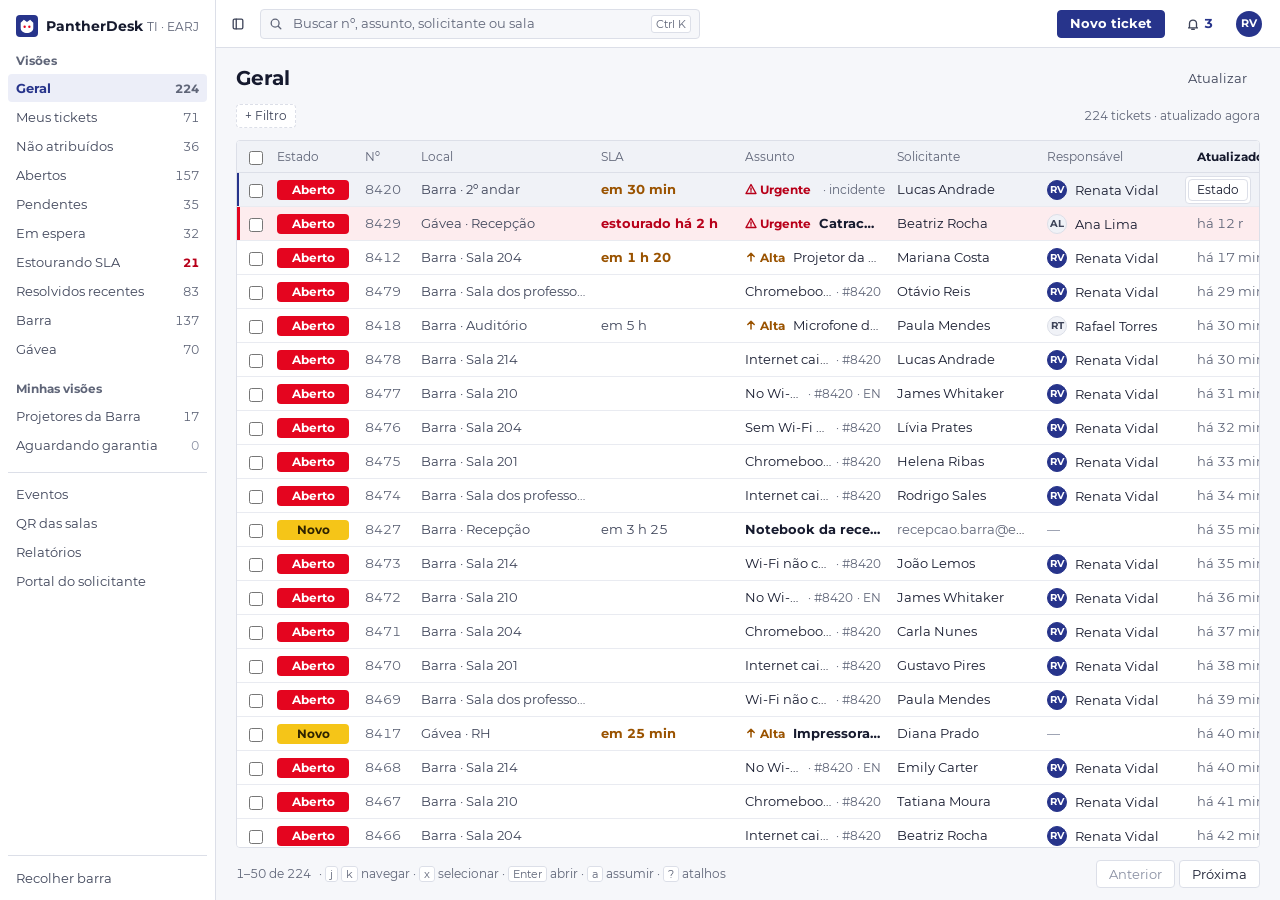
<file: design/prototipo/antes-geral.html>
<!doctype html>
<html lang="pt-BR" data-theme="light">
<head>
<meta charset="utf-8">
<meta name="viewport" content="width=device-width, initial-scale=1">
<title>PantherDesk — protótipo</title>
<script>try{if(localStorage.getItem('pd-tema')==='dark')document.documentElement.dataset.theme='dark'}catch(e){}</script>
<link rel="stylesheet" href="antes-geral-tokens.css">
<link rel="stylesheet" href="antes-geral-componentes.css">
<style>
/* ---------- Base ---------- */
*{box-sizing:border-box;scrollbar-width:thin;scrollbar-color:var(--linha) transparent}
html,body{margin:0;height:100%}
body{background:var(--fundo);color:var(--tinta);font-family:var(--fonte);font-size:var(--t-13);line-height:var(--altura-linha);-webkit-font-smoothing:antialiased}
button,input,select,textarea{font:inherit;color:inherit}
button{cursor:pointer}
a{color:var(--marca-texto);text-decoration:none}
a:hover{text-decoration:underline}
h1,h2,h3,p{margin:0}
h1,h2,h3,strong,b{font-weight:var(--peso-forte)}
:focus-visible{outline:2px solid var(--foco);outline-offset:1px}
.sr{position:absolute;width:1px;height:1px;overflow:hidden;clip:rect(0 0 0 0);white-space:nowrap}
.oculto{display:none!important}
.mut{color:var(--tinta-3)}
.esp{flex:1}
.num-t{font-variant-numeric:var(--num)}
kbd{font-family:inherit;font-size:11px;border:var(--borda);border-radius:3px;padding:0 4px;color:var(--tinta-3);line-height:16px;white-space:nowrap;background:var(--superficie)}
svg.i{flex:none;display:block}
hr{border:0;border-top:1px solid var(--linha-2);margin:var(--e-1) 0}
input[type=checkbox]{accent-color:var(--marca);width:14px;height:14px;margin:0;vertical-align:middle;cursor:pointer}
.pd-btn[aria-disabled="true"]{color:var(--tinta-4);cursor:not-allowed}
.pd-btn.ic{width:28px;padding:0;justify-content:center}
.pd-btn kbd{margin-left:var(--e-1)}
/* Dicas: um único balão flutuante (as células da tabela cortam o ::after) */
[data-dica]:hover::after,[data-dica]:focus-visible::after{content:none!important}
.dica{position:fixed;z-index:95;max-width:300px;padding:var(--e-1) var(--e-2);border-radius:var(--raio);background:var(--tinta);color:var(--superficie);font-size:var(--t-12);line-height:1.4;box-shadow:var(--sombra-flutuante);pointer-events:none;display:none}
.dica.vis{display:block}
.lnk{border:0;background:none;padding:0;color:var(--marca-texto);font-size:inherit;cursor:pointer}
.lnk:hover{text-decoration:underline}

/* ---------- Moldura: lateral + barra superior + conteúdo ---------- */
.app{display:grid;grid-template-columns:216px minmax(0,1fr);height:100vh}
.app.recolhida{grid-template-columns:minmax(0,1fr)}
.app.recolhida .lateral{display:none}
.app.externa{display:block;height:auto;min-height:100vh}
.app.externa .lateral,.app.externa .topo{display:none}
.lateral{background:var(--superficie);border-right:var(--borda);display:flex;flex-direction:column;min-height:0;overflow:auto;padding:var(--e-2)}
.marca-l{display:flex;align-items:center;gap:var(--e-2);height:36px;padding:0 var(--e-2);font-weight:var(--peso-forte);font-size:var(--t-14);color:var(--tinta)}
.marca-l small{font-weight:var(--peso-normal);font-size:var(--t-12);color:var(--tinta-3)}
.pd-visoes h3:first-child{margin-top:var(--e-2)}
.nav-telas{margin-top:var(--e-3);padding-top:var(--e-2);border-top:var(--borda)}
.lat-rod{margin-top:auto;padding-top:var(--e-2);border-top:var(--borda)}
.lat-rod .pd-visao,.nav-telas .pd-visao{width:100%;border:0;background:none;text-align:left;cursor:pointer}
.nova-visao{color:var(--tinta-3)!important}
.principal{display:flex;flex-direction:column;min-width:0;min-height:0}
.topo{height:48px;flex:none;display:flex;align-items:center;gap:var(--e-2);padding:0 var(--e-4) 0 var(--e-2);border-bottom:var(--borda);background:var(--superficie);position:relative;z-index:30}
.conteudo{flex:1;min-height:0;overflow:auto;view-transition-name:conteudo}
.app.externa .conteudo{overflow:visible}
.tela{display:none}
.tela.ativa{display:flex;flex-direction:column;min-height:100%}

/* Busca global */
.busca{position:relative;width:min(440px,42vw)}
.busca label{display:flex;align-items:center;gap:var(--e-2);height:30px;padding:0 var(--e-2);border:var(--borda);border-radius:var(--raio);background:var(--fundo);color:var(--tinta-3)}
.busca label:focus-within{border-color:var(--foco);background:var(--superficie)}
.busca input{border:0;outline:0;background:none;flex:1;min-width:0;color:var(--tinta);font-size:var(--t-13)}
.busca input::placeholder{color:var(--tinta-3)}
.busca-res{position:absolute;top:calc(100% + 4px);left:0;width:max(100%,480px);max-width:calc(100vw - 16px);max-height:min(460px,70vh);overflow:auto;background:var(--superficie);border:var(--borda);border-radius:var(--raio-max);box-shadow:var(--sombra-flutuante);padding:var(--e-1);display:none;z-index:60}
.busca-res.vis{display:block}
.busca-res .g{font-size:var(--t-12);color:var(--tinta-3);padding:var(--e-2) var(--e-2) 2px}
.busca-res button{display:flex;align-items:center;gap:var(--e-2);width:100%;min-height:30px;padding:var(--e-1) var(--e-2);border:0;background:none;border-radius:var(--raio);text-align:left;color:var(--tinta)}
.busca-res button.on,.busca-res button:hover{background:var(--superficie-2)}
.busca-res .n{font-variant-numeric:var(--num);color:var(--tinta-3);width:44px;flex:none}
.busca-res .t{flex:1;min-width:0;overflow:hidden;text-overflow:ellipsis;white-space:nowrap}
.busca-res small{color:var(--tinta-3);font-size:var(--t-12);white-space:nowrap}
.busca-res .vazio-b{padding:var(--e-3) var(--e-2);color:var(--tinta-3)}
.sino .c{font-weight:var(--peso-forte);color:var(--marca-texto);font-variant-numeric:var(--num)}
.av-btn{border:0;background:none;padding:2px;border-radius:50%;display:inline-flex}
.av-btn i,.av-g{width:26px;height:26px;border-radius:50%;background:var(--marca);color:var(--marca-tinta);font-style:normal;font-size:11px;font-weight:var(--peso-forte);display:inline-flex;align-items:center;justify-content:center}
.av-o{width:24px;height:24px;border-radius:50%;background:var(--superficie-2);border:1px solid var(--linha);color:var(--tinta-2);font-style:normal;font-size:10px;font-weight:var(--peso-forte);display:inline-flex;align-items:center;justify-content:center;flex:none}
.av-o.eu{background:var(--marca);border-color:var(--marca);color:var(--marca-tinta)}

/* Menus (com sombra) */
.menu{position:fixed;z-index:70;min-width:180px;max-width:320px;max-height:70vh;overflow:auto;background:var(--superficie);border:var(--borda);border-radius:var(--raio-max);box-shadow:var(--sombra-flutuante);padding:var(--e-1);display:none}
.menu.vis{display:block}
.menu button{display:flex;align-items:center;gap:var(--e-2);width:100%;min-height:28px;padding:0 var(--e-2);border:0;background:none;border-radius:var(--raio);text-align:left;color:var(--tinta);font-size:var(--t-13);white-space:nowrap}
.menu button:hover,.menu button:focus-visible{background:var(--superficie-2);outline:none}
.menu button.on{font-weight:var(--peso-forte)}
.menu button.on::after{content:"";margin-left:auto;width:6px;height:6px;border-radius:50%;background:var(--marca-texto)}
.menu button[aria-disabled="true"]{color:var(--tinta-4)}
.menu button kbd{margin-left:auto}
.menu .menu-tit{font-size:var(--t-12);color:var(--tinta-3);padding:var(--e-2) var(--e-2) 2px}
.menu .menu-cab{padding:var(--e-2);display:flex;gap:var(--e-2);align-items:center}
.menu .menu-cab small{display:block;font-size:var(--t-12);color:var(--tinta-3)}
.menu form{display:flex;flex-direction:column;gap:var(--e-2);padding:var(--e-2);width:260px}
.menu form label{font-size:var(--t-12);color:var(--tinta-3)}
.campo-t{height:30px;border:var(--borda);border-radius:var(--raio);padding:0 var(--e-2);background:var(--superficie);color:var(--tinta);min-width:0;width:100%}
.campo-t:focus{outline:2px solid var(--foco);outline-offset:-1px}

/* Notificações (painel suspenso) */
.notif{position:absolute;top:calc(100% + 4px);right:var(--e-4);width:400px;max-width:calc(100vw - 16px);max-height:min(560px,80vh);display:none;flex-direction:column;background:var(--superficie);border:var(--borda);border-radius:var(--raio-max);box-shadow:var(--sombra-flutuante);z-index:65}
.notif.vis{display:flex}
.notif header{display:flex;align-items:center;gap:var(--e-2);padding:var(--e-2) var(--e-2) var(--e-2) var(--e-3);border-bottom:var(--borda)}
.abas{display:flex;gap:2px}
.abas button{height:24px;padding:0 var(--e-2);border:0;background:none;border-radius:var(--raio);color:var(--tinta-3);font-size:var(--t-12)}
.abas button:hover{color:var(--tinta)}
.abas button[aria-selected="true"]{background:var(--superficie-2);color:var(--tinta);font-weight:var(--peso-forte)}
.notif-l{overflow:auto}
.notif-i{display:flex;gap:var(--e-2);align-items:flex-start;width:100%;padding:var(--e-2) var(--e-3);border:0;border-bottom:1px solid var(--linha-2);background:none;text-align:left;color:var(--tinta-2)}
.notif-i:hover{background:var(--superficie-2)}
.notif-i .tx{flex:1;min-width:0}
.notif-i small{display:block;color:var(--tinta-3);font-size:var(--t-12)}
.notif-i .cit{display:block;color:var(--tinta-3);font-size:var(--t-12)}
.notif-i.nova .tx > span:first-child{color:var(--tinta);font-weight:var(--peso-forte)}
.notif-i .pt{width:6px;height:6px;border-radius:50%;background:var(--marca-texto);margin-top:7px;flex:none}

/* ---------- Transições ---------- */
::view-transition-old(conteudo){animation:.1s ease both vt-sai}
::view-transition-new(conteudo){animation:.14s ease both vt-entra}
@keyframes vt-sai{to{opacity:0}}
@keyframes vt-entra{from{opacity:0}}
@media (prefers-reduced-motion:reduce){
  *,*::before,*::after,::view-transition-old(conteudo),::view-transition-new(conteudo){animation:none!important;transition:none!important}
}

/* ---------- Lista de tickets ---------- */
#t-tickets.ativa{height:100%;padding:var(--e-4) var(--e-5) var(--e-3);gap:var(--e-3)}
.lista-cab{display:flex;align-items:center;gap:var(--e-2);min-height:28px}
.lista-cab h1{font-size:var(--t-20);line-height:1.2}
.tab-area{flex:1;min-height:0;display:flex}
.tab-area .pd-tabela-wrap{flex:1}
.pd-tabela{min-width:1060px}
.pd-tabela th button{border:0;background:none;padding:0;font:inherit;color:inherit;display:inline-flex;align-items:center;gap:2px;cursor:pointer}
.pd-tabela th button:hover{color:var(--tinta)}
.pd-tabela th[aria-sort] button{color:var(--tinta);font-weight:var(--peso-forte)}
.pd-tabela .ass a{color:var(--tinta);overflow:hidden;text-overflow:ellipsis;min-width:0}
.pd-tabela .ass a:hover{text-decoration:underline}
.pd-tabela td.local{color:var(--tinta-2)}
.pd-tabela td.sol .em{color:var(--tinta-3)}
.pd-tabela tr.nao-lido .ass a{font-weight:var(--peso-forte)}
.pd-sla .mt{width:12px;height:12px}
.lista-msg{padding:var(--e-8) var(--e-4);text-align:center;color:var(--tinta-3)}
.lista-msg .pd-btn{margin-top:var(--e-2)}
.lista-msg.erro{color:var(--sla-estouro-texto)}
.rodape{display:flex;align-items:center;gap:var(--e-2);font-size:var(--t-12);color:var(--tinta-3);font-variant-numeric:var(--num)}
.rodape .fim{margin-left:auto;display:flex;gap:var(--e-1);align-items:center}
.pd-btn:disabled{color:var(--tinta-4);cursor:default;background:var(--superficie)}

/* ---------- Ticket ---------- */
#t-ticket.ativa{height:100%}
.tk-cab{display:flex;align-items:flex-start;gap:var(--e-3);padding:var(--e-3) var(--e-5);border-bottom:var(--borda);background:var(--superficie);flex:none}
.tk-cab-l{flex:1;min-width:0;display:flex;flex-direction:column;gap:2px}
.trilha{display:flex;gap:var(--e-1);font-size:var(--t-12);color:var(--tinta-3)}
.trilha a{color:var(--tinta-3)}
.tk-cab h1{font-size:var(--t-16);line-height:1.3;display:flex;gap:var(--e-2);align-items:baseline;min-width:0}
.tk-cab h1 .n{color:var(--tinta-3);font-variant-numeric:var(--num);font-weight:var(--peso-normal)}
.tk-cab h1 .a{overflow:hidden;text-overflow:ellipsis;white-space:nowrap}
.tk-meta{display:flex;flex-wrap:wrap;gap:var(--e-1) var(--e-2);align-items:center;color:var(--tinta-2)}
.tk-meta .sep{color:var(--tinta-4)}
.tk-cab-d{display:flex;align-items:center;gap:var(--e-2);padding-top:var(--e-4)}
.est-btn{display:inline-flex;align-items:center;gap:var(--e-1);border:var(--borda);border-radius:var(--raio);background:var(--superficie);padding:0 var(--e-1) 0 2px;height:28px;color:var(--tinta-3)}
.est-btn:hover{background:var(--superficie-2)}
.tk{flex:1;min-height:0;display:flex}
.tk-c{flex:1;min-width:0;display:flex;flex-direction:column;min-height:0}
.conversa{flex:1;overflow:auto;padding:var(--e-4) var(--e-5) var(--e-5);display:flex;flex-direction:column;gap:var(--e-3)}
.hist{border:var(--borda);border-radius:var(--raio);background:var(--superficie)}
.hist > button{display:flex;align-items:center;gap:var(--e-2);width:100%;height:30px;padding:0 var(--e-3);border:0;background:none;color:var(--tinta-2);font-size:var(--t-12);text-align:left}
.hist > button svg{transition:transform .15s}
.hist > button[aria-expanded="false"] svg{transform:rotate(-90deg)}
.hist ol{list-style:none;margin:0;padding:0 var(--e-3) var(--e-2);font-size:var(--t-12);color:var(--tinta-2)}
.hist li{display:flex;gap:var(--e-3);padding:3px 0;border-top:1px solid var(--linha-2)}
.hist li time{color:var(--tinta-3);width:92px;flex:none;font-variant-numeric:var(--num)}
.resumo{border:var(--borda);border-radius:var(--raio);background:var(--superficie);padding:var(--e-2) var(--e-3);color:var(--tinta-2)}
.resumo header{display:flex;gap:var(--e-2);font-size:var(--t-12);color:var(--tinta-3);margin-bottom:2px}
.msg{max-width:min(760px,84%);border:var(--borda);border-radius:var(--raio-max);background:var(--superficie)}
.msg.eu{margin-right:auto}
.msg.outro{margin-left:auto}
.msg.nota{background:var(--nota-fundo);border-color:var(--nota-borda)}
.msg.forn{border-style:dashed}
.msg header{display:flex;align-items:center;gap:var(--e-2);padding:var(--e-2) var(--e-3) 0;font-size:var(--t-12);color:var(--tinta-3);min-width:0}
.msg header b{color:var(--tinta);font-size:var(--t-13)}
.msg header .q{overflow:hidden;text-overflow:ellipsis;white-space:nowrap;min-width:0}
.msg header time{margin-left:auto;white-space:nowrap;font-variant-numeric:var(--num)}
.msg-c{padding:var(--e-1) var(--e-3) var(--e-3);line-height:1.55;overflow-wrap:anywhere;color:var(--tinta)}
.mencao{color:var(--marca-texto);font-weight:var(--peso-forte)}
.anexo{display:inline-flex;align-items:center;gap:var(--e-1);margin:0 var(--e-3) var(--e-3);padding:2px var(--e-2);border:var(--borda);border-radius:var(--raio);font-size:var(--t-12);color:var(--tinta-2)}
.ed-zona{flex:none;padding:var(--e-2) var(--e-5) var(--e-3);border-top:var(--borda);background:var(--superficie)}
.ed-botoes{display:flex;gap:var(--e-2);align-items:center}
.ed-botoes .rasc{font-size:var(--t-12);color:var(--tinta-3)}
.editor{border:var(--borda);border-radius:var(--raio-max);background:var(--superficie)}
.editor.interna{background:var(--nota-fundo);border-color:var(--nota-borda)}
.ed-cab{display:flex;align-items:center;gap:var(--e-2);padding:var(--e-1) var(--e-1) 0 var(--e-2)}
.ed-cab .abas button{height:26px;font-size:var(--t-13)}
#ed-para{font-size:var(--t-12);color:var(--tinta-3);white-space:nowrap;overflow:hidden;text-overflow:ellipsis;min-width:0}
#texto{display:block;width:100%;min-height:96px;max-height:38vh;border:0;resize:vertical;padding:var(--e-2) var(--e-3);background:transparent;outline:none;line-height:1.55;color:var(--tinta)}
.ed-rod{display:flex;align-items:center;gap:var(--e-1);padding:var(--e-1) var(--e-2) var(--e-2)}
.previa{margin:var(--e-2) var(--e-3) 0;padding:var(--e-1) var(--e-1) var(--e-1) var(--e-2);border:var(--borda);border-radius:var(--raio);background:var(--superficie-2);display:flex;align-items:center;gap:var(--e-2);flex-wrap:wrap;font-size:var(--t-12)}
.split{display:inline-flex}
.split .pd-btn.prim:first-child{border-radius:var(--raio) 0 0 var(--raio)}
.split .pd-btn.prim + .pd-btn.prim{border-radius:0 var(--raio) var(--raio) 0;width:26px;padding:0;justify-content:center;border-left:1px solid var(--marca-hover)}
.split.so .pd-btn.prim:first-child{border-radius:var(--raio)}
.split kbd{background:transparent;color:inherit;border-color:currentColor;opacity:.75}
.pop-macro{position:absolute;bottom:calc(100% + 4px);left:0;width:340px;background:var(--superficie);border:var(--borda);border-radius:var(--raio-max);box-shadow:var(--sombra-flutuante);padding:var(--e-1);z-index:40}
.pop-macro input{margin-bottom:var(--e-1)}
.pop-macro button{display:flex;justify-content:space-between;gap:var(--e-2);width:100%;padding:var(--e-1) var(--e-2);border:0;background:none;border-radius:var(--raio);text-align:left;color:var(--tinta)}
.pop-macro button:hover,.pop-macro button:focus-visible{background:var(--superficie-2);outline:none}
.pop-macro small{display:block;color:var(--tinta-3);font-size:var(--t-12)}
.painel{flex:0 0 312px;width:312px;border-left:var(--borda);overflow:auto;background:var(--superficie)}
.sec-p{border-bottom:var(--borda)}
.sec-cab{display:flex;align-items:center;gap:var(--e-1);width:100%;height:36px;padding:0 var(--e-4);border:0;background:none;font-weight:var(--peso-forte);font-size:var(--t-12);color:var(--tinta-2);text-align:left}
.sec-cab .c{font-weight:var(--peso-normal);color:var(--tinta-3);font-variant-numeric:var(--num)}
.sec-cab svg{margin-left:auto;color:var(--tinta-3);transition:transform .15s}
.sec-cab[aria-expanded="false"] svg{transform:rotate(-90deg)}
.sec-in{padding:0 var(--e-4) var(--e-3)}
.prop{display:grid;grid-template-columns:96px minmax(0,1fr);align-items:center;min-height:28px;gap:var(--e-2)}
.prop > .r{color:var(--tinta-3);font-size:var(--t-12)}
.prop > .v{min-width:0;display:flex;align-items:center;gap:var(--e-1);flex-wrap:wrap;color:var(--tinta)}
.val{border:0;background:none;padding:2px var(--e-1);margin-left:calc(-1 * var(--e-1));border-radius:var(--raio);text-align:left;max-width:calc(100% + 4px);display:inline-flex;align-items:center;gap:var(--e-2);color:var(--tinta);white-space:nowrap;overflow:hidden;text-overflow:ellipsis;min-height:24px}
.val:hover{background:var(--superficie-2)}
.val.vazio{color:var(--tinta-4)}
.mini-l{display:flex;flex-direction:column}
.mini-l button,.mini-l a{display:flex;align-items:center;gap:var(--e-2);min-height:26px;border:0;background:none;padding:0;text-align:left;color:var(--tinta-2);width:100%;font-size:var(--t-12)}
.mini-l button:hover .t,.mini-l a:hover .t{color:var(--marca-texto);text-decoration:underline}
.mini-l .n{width:40px;flex:none;color:var(--tinta-3);font-variant-numeric:var(--num)}
.mini-l .t{flex:1;min-width:0;overflow:hidden;text-overflow:ellipsis;white-space:nowrap}
.mini-l small{color:var(--tinta-3);font-size:var(--t-12);white-space:nowrap}
.marca-fora{display:inline-flex;align-items:center;height:20px;padding:0 var(--e-2);border:1px solid var(--sla-estouro-borda);border-radius:var(--raio);color:var(--sla-estouro-texto);font-size:var(--t-12);font-weight:var(--peso-forte);white-space:nowrap}

/* ---------- Gaveta e diálogos ---------- */
.veu{position:fixed;inset:0;background:var(--veu);z-index:80;display:none;align-items:flex-start;justify-content:center;padding-top:12vh}
.veu.vis{display:flex}
.dlg{width:440px;max-width:calc(100vw - 32px);background:var(--superficie);border:var(--borda);border-radius:var(--raio-max);box-shadow:var(--sombra-flutuante);overflow:hidden}
.dlg header,.gaveta header{display:flex;align-items:center;gap:var(--e-2);height:44px;padding:0 var(--e-2) 0 var(--e-4);border-bottom:var(--borda);font-weight:var(--peso-forte)}
.dlg dl{margin:0;padding:var(--e-2) var(--e-4) var(--e-4);display:grid;grid-template-columns:1fr auto;gap:var(--e-1) var(--e-3);align-items:center}
.dlg dt{color:var(--tinta-2)}
.dlg dd{margin:0;text-align:right}
.dlg dt.g{grid-column:1 / -1;font-size:var(--t-12);color:var(--tinta-3);margin-top:var(--e-2)}
.gaveta{position:fixed;top:0;right:0;height:100vh;width:480px;max-width:100vw;background:var(--superficie);border-left:var(--borda);box-shadow:var(--sombra-flutuante);z-index:81;display:none;flex-direction:column}
.gaveta.vis{display:flex}
.gaveta header small{display:block;font-weight:var(--peso-normal);font-size:var(--t-12);color:var(--tinta-3)}
.gaveta .corpo-g{flex:1;overflow:auto;padding:var(--e-4);display:flex;flex-direction:column;gap:var(--e-3)}
.gaveta footer{display:flex;gap:var(--e-2);padding:var(--e-3) var(--e-4);border-top:var(--borda)}
.campo{display:flex;flex-direction:column;gap:var(--e-1);min-width:0}
.campo > label,.campo .lbl{font-size:var(--t-13);color:var(--tinta-2)}
.campo select,.campo input,.campo textarea{height:32px;border:1px solid var(--linha);border-radius:var(--raio);padding:0 var(--e-2);background:var(--superficie);width:100%;min-width:0;color:var(--tinta)}
.campo textarea{height:auto;min-height:88px;padding:var(--e-2);resize:vertical;line-height:1.5}
.campo select:focus,.campo input:focus,.campo textarea:focus{outline:2px solid var(--foco);outline-offset:-1px}
.campo select:disabled{background:var(--superficie-2);color:var(--tinta-2);opacity:1;cursor:not-allowed}
.grade2{display:grid;grid-template-columns:repeat(2,minmax(0,1fr));gap:var(--e-3)}
.grade3{display:grid;grid-template-columns:repeat(3,minmax(0,1fr));gap:var(--e-3)}
.toast{position:fixed;left:50%;bottom:var(--e-5);transform:translateX(-50%);background:var(--tinta);color:var(--superficie);padding:var(--e-2) var(--e-4);border-radius:var(--raio);box-shadow:var(--sombra-flutuante);display:none;z-index:90;max-width:calc(100vw - 32px)}
.toast.vis{display:block}

/* ---------- Eventos ---------- */
#t-eventos.ativa{height:100%}
.pg-cab{display:flex;align-items:center;gap:var(--e-2);flex-wrap:wrap;padding:var(--e-4) var(--e-5) var(--e-3)}
.pg-cab h1{font-size:var(--t-20);line-height:1.2;margin-right:var(--e-2)}
.seg{display:inline-flex;border:var(--borda);border-radius:var(--raio);overflow:hidden}
.seg button{height:26px;padding:0 var(--e-2);border:0;background:var(--superficie);color:var(--tinta-2);font-size:var(--t-12)}
.seg button + button{border-left:var(--borda)}
.seg button[aria-pressed="true"]{background:var(--marca-suave);color:var(--marca-texto);font-weight:var(--peso-forte)}
.sel-l{display:inline-flex;align-items:center;gap:var(--e-1);font-size:var(--t-12);color:var(--tinta-3)}
.sel-l select{height:26px;border:var(--borda);border-radius:var(--raio);background:var(--superficie);color:var(--tinta);padding:0 var(--e-1)}
.ev-grade{flex:1;min-height:0;display:flex;border-top:var(--borda)}
.cal-wrap{flex:1;min-width:0;overflow:auto;background:var(--superficie)}
.cal{display:grid;grid-template-columns:repeat(7,minmax(0,1fr));min-width:760px}
.cal .dow{position:sticky;top:0;z-index:1;font-size:var(--t-12);color:var(--tinta-3);padding:var(--e-1) var(--e-2);background:var(--superficie-2);border-bottom:var(--borda);border-right:1px solid var(--linha-2)}
.cal .dia{min-height:118px;padding:var(--e-1);border-right:1px solid var(--linha-2);border-bottom:1px solid var(--linha-2);display:flex;flex-direction:column;gap:2px;min-width:0}
.cal > :nth-child(7n){border-right:0}
.cal .dia.fds{background:var(--fundo)}
.cal .dia.fora .n{color:var(--tinta-4)}
.cal .dia.hoje .n{color:var(--marca-texto);font-weight:var(--peso-forte)}
.cal .n{font-size:var(--t-12);color:var(--tinta-3);padding:0 2px;font-variant-numeric:var(--num)}
.ev{display:flex;flex-direction:column;width:100%;border:0;border-left:3px solid var(--campus-entre);background:var(--superficie-2);padding:1px var(--e-1) 2px var(--e-1);border-radius:0 var(--raio) var(--raio) 0;font-size:var(--t-12);line-height:1.35;color:var(--tinta);text-align:left;min-width:0}
.ev:hover{background:var(--linha-2)}
.ev[aria-pressed="true"]{outline:2px solid var(--foco);outline-offset:-2px}
.ev.barra{border-left-color:var(--campus-barra)}
.ev.gavea{border-left-color:var(--campus-gavea)}
.ev .l1{display:flex;gap:var(--e-1);align-items:center;color:var(--tinta-3);white-space:nowrap;overflow:hidden}
.ev .l1 .cp{font-weight:var(--peso-forte)}
.ev .l1 .cp.barra{color:var(--campus-barra)}
.ev .l1 .cp.gavea{color:var(--campus-gavea)}
.ev .l1 .st{margin-left:auto}
.ev .l1 .st.estouro{color:var(--sla-estouro-texto);font-weight:var(--peso-forte)}
.ev .nm{white-space:nowrap;overflow:hidden;text-overflow:ellipsis}
.ev.mont{background:none;border-left-style:dashed}
.ev svg{width:12px;height:12px}
.ev-mais{border:0;background:none;padding:0 var(--e-1);text-align:left;color:var(--marca-texto);font-size:var(--t-12)}
.ev-lado{flex:0 0 320px;width:320px;border-left:var(--borda);overflow:auto;background:var(--superficie)}
.lado-tit{display:flex;align-items:center;gap:var(--e-2);height:40px;padding:0 var(--e-4);border-bottom:var(--borda);font-weight:var(--peso-forte)}
.prox{display:flex;gap:var(--e-3);width:100%;padding:var(--e-2) var(--e-4);border:0;border-bottom:1px solid var(--linha-2);background:none;text-align:left;align-items:flex-start;color:var(--tinta)}
.prox:hover{background:var(--superficie-2)}
.prox-d{flex:0 0 28px;display:flex;flex-direction:column;align-items:center;line-height:1.2}
.prox-d strong{font-size:var(--t-16);font-variant-numeric:var(--num)}
.prox-d small{font-size:var(--t-12);color:var(--tinta-3)}
.prox-t{flex:1;min-width:0;display:flex;flex-direction:column;gap:2px}
.prox-t .nm{white-space:nowrap;overflow:hidden;text-overflow:ellipsis}
.prox-t .l{display:flex;gap:var(--e-2);flex-wrap:wrap;align-items:center;font-size:var(--t-12);color:var(--tinta-3)}
.cp-t{font-weight:var(--peso-forte)}
.cp-t.barra{color:var(--campus-barra)}
.cp-t.gavea{color:var(--campus-gavea)}
.cp-t.entre{color:var(--tinta-3)}
.st-ev{display:inline-flex;align-items:center;gap:3px;color:var(--tinta-2)}
.st-ev.estouro{color:var(--sla-estouro-texto);font-weight:var(--peso-forte)}
.st-ev.pronto{color:var(--sucesso-texto);font-weight:var(--peso-forte)}
.st-ev svg{width:12px;height:12px}
.ev-det{padding:var(--e-3) var(--e-4);display:flex;flex-direction:column;gap:var(--e-2)}
.ev-det h2{font-size:var(--t-14)}
.ev-det h3{font-size:var(--t-12);color:var(--tinta-3);margin-top:var(--e-2)}

/* ---------- QR das salas ---------- */
#t-qr.ativa{height:100%}
.qr-grade{flex:1;min-height:0;display:flex;border-top:var(--borda)}
.qr-arvore{flex:1;min-width:0;overflow:auto;background:var(--superficie)}
.qr-arvore .cps{position:sticky;top:0;z-index:1;display:flex;align-items:center;gap:var(--e-2);height:34px;padding:0 var(--e-5);background:var(--superficie-2);border-bottom:var(--borda);font-weight:var(--peso-forte)}
.qr-arvore .cps small{font-weight:var(--peso-normal);color:var(--tinta-3);font-size:var(--t-12)}
.qr-andar{display:flex;align-items:center;gap:var(--e-2);height:32px;padding:0 var(--e-5);border-bottom:1px solid var(--linha-2);color:var(--tinta-2);font-size:var(--t-12)}
.qr-andar b{color:var(--tinta)}
.qr-sala{display:grid;grid-template-columns:minmax(0,1fr) 110px 110px;align-items:center;width:100%;height:var(--linha-tabela);padding:0 var(--e-5) 0 calc(var(--e-5) + var(--e-4));border:0;border-bottom:1px solid var(--linha-2);background:none;text-align:left;color:var(--tinta)}
.qr-sala:hover{background:var(--superficie-2)}
.qr-sala[aria-current="true"]{background:var(--marca-suave)}
.qr-sala .cod{color:var(--tinta-3);font-variant-numeric:var(--num);font-size:var(--t-12)}
.qr-sala .ab{text-align:right;font-variant-numeric:var(--num);color:var(--tinta-2)}
.qr-sala .ab.zero{color:var(--tinta-4)}
.qr-lado{flex:0 0 360px;width:360px;border-left:var(--borda);overflow:auto;background:var(--superficie)}
.qr-prev{padding:var(--e-4);display:flex;flex-direction:column;gap:var(--e-3)}
.qr-prev h2{font-size:var(--t-16)}
.qr-tk{display:flex;flex-direction:column;gap:2px;padding:var(--e-2) 0;border-top:1px solid var(--linha-2)}
.qr-tk .l1{display:flex;gap:var(--e-2);align-items:center;font-size:var(--t-12);color:var(--tinta-3)}
.qr-tk .l1 .pd-sla{margin-left:auto;font-size:var(--t-12)}
.qr-tk .l3{display:flex;align-items:center;gap:var(--e-2);font-size:var(--t-12);color:var(--tinta-3);min-height:26px}
.qr-tk .l3 > :last-child{margin-left:auto}
.qr-folha{display:flex;gap:var(--e-3);align-items:center;padding-top:var(--e-3);border-top:var(--borda)}
.qr-folha .cod{font-variant-numeric:var(--num);color:var(--tinta-2)}

/* ---------- Relatórios ---------- */
#t-relatorios.ativa{padding:var(--e-4) var(--e-5) var(--e-8);gap:var(--e-5)}
.rel-cab{display:flex;align-items:center;gap:var(--e-3);flex-wrap:wrap}
.rel-cab h1{font-size:var(--t-20)}
.rel-grade{display:grid;grid-template-columns:repeat(auto-fit,minmax(440px,1fr));gap:var(--e-5)}
.rel-sec h2{font-size:var(--t-14);margin-bottom:var(--e-2);display:flex;align-items:baseline;gap:var(--e-2)}
.rel-sec h2 small{font-weight:var(--peso-normal);font-size:var(--t-12);color:var(--tinta-3)}
.tab-s{width:100%;border-collapse:collapse;background:var(--superficie);border:var(--borda);font-size:var(--t-13)}
.tab-s th{height:30px;padding:0 var(--e-2);background:var(--superficie-2);border-bottom:var(--borda);text-align:left;font-weight:var(--peso-normal);font-size:var(--t-12);color:var(--tinta-3);white-space:nowrap}
.tab-s td{height:30px;padding:0 var(--e-2);border-bottom:1px solid var(--linha-2);white-space:nowrap}
.tab-s .r{text-align:right;font-variant-numeric:var(--num)}
.tab-s tr.tot td{font-weight:var(--peso-forte);border-bottom:0}
.tab-s .ruim{color:var(--sla-estouro-texto);font-weight:var(--peso-forte)}
.tab-s .ins{color:var(--tinta-3)}
.barra-s{display:inline-block;width:120px;height:8px;background:var(--linha-2);vertical-align:middle;margin-left:var(--e-2)}
.barra-s i{display:block;height:100%;background:var(--tinta-3)}

/* ---------- Entrar ---------- */
#t-entrar.ativa{align-items:center;justify-content:center;min-height:100vh;background:var(--fundo)}
.entrar-c{width:100%;max-width:360px;margin:var(--e-4);padding:var(--e-6);background:var(--superficie);border:var(--borda);border-radius:var(--raio-max);display:flex;flex-direction:column;gap:var(--e-3)}
.entrar-c h1{font-size:var(--t-16)}
.entrar-c .pd-btn{height:34px;justify-content:center;width:100%}
.entrar-c .rod{display:flex;justify-content:space-between;gap:var(--e-2);font-size:var(--t-12);color:var(--tinta-3);border-top:1px solid var(--linha-2);padding-top:var(--e-3)}
.logo{display:block;height:36px;width:auto}
.logo.b{display:none}
:root[data-theme="dark"] .logo.c{display:none}
:root[data-theme="dark"] .logo.b{display:block}

/* ---------- Portal ---------- */
#t-portal.ativa{display:block;background:var(--fundo)}
.p-topo{height:56px;border-bottom:var(--borda);background:var(--superficie);position:sticky;top:0;z-index:20}
.p-in{max-width:1040px;margin:0 auto;height:100%;padding:0 var(--e-5);display:flex;align-items:center;gap:var(--e-3)}
.p-marca{display:flex;align-items:center;gap:var(--e-3);color:var(--tinta);font-weight:var(--peso-forte);white-space:nowrap}
.p-marca:hover{text-decoration:none}
.p-marca .logo{height:32px}
.p-marca span{padding-left:var(--e-3);border-left:var(--borda)}
.p-nav{display:flex;gap:2px;margin-left:var(--e-3)}
.p-nav a{height:30px;display:inline-flex;align-items:center;padding:0 var(--e-2);border-radius:var(--raio);color:var(--tinta-2)}
.p-nav a:hover{background:var(--superficie-2);text-decoration:none}
.p-nav a[aria-current="page"]{color:var(--marca-texto);font-weight:var(--peso-forte)}
.p-heroi{background:var(--superficie);border-bottom:var(--borda)}
.p-heroi-in{max-width:720px;margin:0 auto;padding:var(--e-8) var(--e-5) var(--e-6);display:flex;flex-direction:column;gap:var(--e-3)}
.p-heroi h1{font-size:26px;line-height:1.25}
.p-heroi p{color:var(--tinta-2);font-size:var(--t-14)}
.p-busca{display:flex;align-items:center;gap:var(--e-2);height:42px;padding:0 var(--e-3);border:1px solid var(--linha);border-radius:var(--raio-max);background:var(--superficie);color:var(--tinta-3)}
.p-busca:focus-within{border-color:var(--foco);outline:1px solid var(--foco)}
.p-busca input{border:0;outline:0;background:none;width:100%;font-size:var(--t-14);color:var(--tinta)}
.p-acoes{display:flex;gap:var(--e-2);flex-wrap:wrap}
.p-acoes .pd-btn{height:34px;padding:0 var(--e-4)}
.p-sec{max-width:720px;margin:0 auto;padding:var(--e-5) var(--e-5) 0}
.p-sec h2{font-size:var(--t-14);margin-bottom:var(--e-2)}
.cats{display:grid;grid-template-columns:repeat(2,minmax(0,1fr));gap:var(--e-2)}
.cats a{display:block;padding:var(--e-3);border:var(--borda);border-radius:var(--raio-max);background:var(--superficie);color:var(--tinta)}
.cats a:hover{border-color:var(--marca);text-decoration:none}
.cats strong{display:block}
.cats small{display:block;font-size:var(--t-12);color:var(--tinta-3)}
.lista-art a{display:flex;align-items:center;justify-content:space-between;gap:var(--e-2);min-height:38px;border-bottom:1px solid var(--linha-2);color:var(--tinta)}
.lista-art a:hover{color:var(--marca-texto)}
.p-contato{max-width:720px;margin:0 auto;padding:var(--e-5) var(--e-5) 96px;color:var(--tinta-3);font-size:var(--t-12)}
.p-form{max-width:680px;margin:0 auto;padding:var(--e-5) var(--e-5) 96px;display:flex;flex-direction:column;gap:var(--e-4)}
.p-form h1{font-size:var(--t-20)}
.form{display:flex;flex-direction:column;gap:var(--e-4);background:var(--superficie);border:var(--borda);border-radius:var(--raio-max);padding:var(--e-5)}
.motivos{display:flex;flex-wrap:wrap;gap:var(--e-2)}
.motivos button{height:30px;padding:0 var(--e-3);border:var(--borda);border-radius:var(--raio);background:var(--superficie);color:var(--tinta-2)}
.motivos button:hover{background:var(--superficie-2)}
.motivos button[aria-checked="true"]{border-color:var(--marca);background:var(--marca-suave);color:var(--marca-texto);font-weight:var(--peso-forte)}
.local-box{padding:var(--e-3);border:var(--borda);border-radius:var(--raio);display:flex;flex-direction:column;gap:var(--e-2)}
.local-box.qr{background:var(--superficie-2)}
.local-cab{display:flex;align-items:center;gap:var(--e-2);flex-wrap:wrap;color:var(--tinta-2)}
.selo-qr{font-size:var(--t-12);color:var(--tinta-2);border:var(--borda);border-radius:var(--raio);padding:0 var(--e-2);height:20px;display:inline-flex;align-items:center}
.local-cab .lnk{margin-left:auto}
.sugest{border:var(--borda);border-radius:var(--raio);padding:var(--e-2) var(--e-3)}
.sugest .s-tit{font-size:var(--t-12);color:var(--tinta-3)}
.sugest a{display:flex;align-items:center;justify-content:space-between;min-height:28px}
.aviso{padding:var(--e-2) var(--e-3);border-radius:var(--raio);background:var(--sla-atencao-fundo);color:var(--sla-atencao-texto)}
fieldset.equip{border:0;padding:0;margin:0;min-width:0}
fieldset.equip legend{font-size:var(--t-13);color:var(--tinta-2);padding:0;margin-bottom:var(--e-1)}
.checks{display:grid;grid-template-columns:repeat(auto-fill,minmax(180px,1fr));gap:2px var(--e-3)}
.checks label{display:flex;align-items:center;gap:var(--e-2);min-height:28px;color:var(--tinta-2);cursor:pointer}
.form-rod{display:flex;align-items:center;gap:var(--e-2)}
.form-rod .pd-btn.prim{height:34px;padding:0 var(--e-4)}
.p-larga{max-width:880px;margin:0 auto;padding:var(--e-5) var(--e-5) 96px;display:flex;flex-direction:column;gap:var(--e-3)}
.p-larga h1{font-size:var(--t-20)}
.p-est{display:inline-flex;align-items:center;height:22px;padding:0 var(--e-2);border-radius:var(--raio);font-size:var(--t-12);background:var(--superficie-2);color:var(--tinta-2);white-space:nowrap}
.p-est.voce{background:var(--est-pendente-fundo);color:var(--est-pendente-texto);font-weight:var(--peso-forte)}
.p-est.ok{background:var(--sucesso-fundo);color:var(--sucesso-texto);font-weight:var(--peso-forte)}
.p-est.fim{background:var(--est-fechado-fundo);color:var(--est-fechado-texto)}
.fab{position:fixed;right:var(--e-5);bottom:var(--e-5);height:38px;border-radius:var(--raio-max);border:1px solid var(--marca);background:var(--superficie);color:var(--marca-texto);padding:0 var(--e-4);box-shadow:var(--sombra-flutuante);z-index:35;display:flex;align-items:center;gap:var(--e-2);font-weight:var(--peso-forte)}
.fab:hover{background:var(--marca-suave)}
.chat{position:fixed;right:var(--e-5);bottom:68px;width:370px;max-width:calc(100vw - 32px);height:560px;max-height:calc(100vh - 96px);background:var(--superficie);border-radius:var(--raio-max);overflow:hidden;border:var(--borda);box-shadow:var(--sombra-flutuante);display:none;flex-direction:column;z-index:36}
.chat.vis{display:flex}
.chat header{padding:var(--e-2) var(--e-2) var(--e-2) var(--e-3);display:flex;align-items:center;gap:var(--e-2);border-bottom:var(--borda);background:var(--marca);color:var(--marca-tinta)}
.chat header small{display:block;font-size:var(--t-12);opacity:.85}
.chat header .pd-btn{color:var(--marca-tinta)}
.chat header .pd-btn:hover{background:var(--marca-hover)}
.chat .corpo{flex:1;padding:var(--e-3);display:flex;flex-direction:column;gap:var(--e-2);overflow:auto}
.bal{max-width:82%;padding:var(--e-2) var(--e-3);line-height:1.45;border-radius:var(--raio-max)}
.bal.eu{align-self:flex-end;background:var(--marca);color:var(--marca-tinta)}
.bal.eles{align-self:flex-start;background:var(--superficie-2);color:var(--tinta)}
.dia-chat{align-self:center;font-size:var(--t-12);color:var(--tinta-3)}
.aval{border:var(--borda);border-radius:var(--raio);padding:var(--e-3);display:flex;flex-direction:column;gap:var(--e-2)}
.notas{display:flex;gap:var(--e-1)}
.notas button{flex:1;height:32px;border-radius:var(--raio);border:var(--borda);background:var(--superficie);font-weight:var(--peso-forte)}
.notas button:hover{background:var(--superficie-2)}
.notas button[aria-checked="true"]{border-color:var(--marca);background:var(--marca-suave);color:var(--marca-texto)}
#digitando{padding:var(--e-1) var(--e-3);font-size:var(--t-12);color:var(--tinta-3)}
#form-chat{display:flex;gap:var(--e-2);padding:var(--e-2);border-top:var(--borda)}

/* ---------- Telas médias e celular ---------- */
.so-m{display:none!important}
@media (max-width:1100px){
  .painel{flex-basis:280px;width:280px}
  .ev-lado,.qr-lado{flex-basis:280px;width:280px}
}
@media (max-width:820px){
  .app,.app.recolhida{grid-template-columns:minmax(0,1fr)}
  .lateral{position:fixed;left:0;top:0;bottom:0;width:248px;z-index:75;transform:translateX(-100%);transition:transform .2s ease}
  .app.recolhida .lateral{display:flex}
  .app.nav-aberta .lateral{transform:none;box-shadow:var(--sombra-flutuante)}
  .so-m{display:inline-flex!important}
  .esconde-m{display:none!important}
  .busca{width:auto;flex:1}
  #t-tickets.ativa,.pg-cab,#t-relatorios.ativa{padding-left:var(--e-4);padding-right:var(--e-4)}
  .tk-cab{flex-direction:column;padding:var(--e-3) var(--e-4)}
  .tk-cab-d{padding-top:0}
  .tk{flex-direction:column;overflow:auto}
  .tk-c{min-height:70vh}
  .painel{flex:none;width:auto;border-left:0;border-top:var(--borda)}
  .conversa,.ed-zona{padding-left:var(--e-4);padding-right:var(--e-4)}
  .msg{max-width:94%}
  .ev-grade,.qr-grade{flex-direction:column;overflow:auto}
  .ev-lado,.qr-lado{flex:none;width:auto;border-left:0;border-top:var(--borda)}
  .grade2,.grade3,.cats{grid-template-columns:minmax(0,1fr)}
  .rel-grade{grid-template-columns:minmax(0,1fr)}
  .p-marca span{display:none}
  .notif{right:var(--e-2)}
}
</style>
</head>
<body>
<div class="app" id="app">

  <nav class="lateral" id="lateral" aria-label="Navegação">
    <div class="marca-l"><svg width="22" height="22" viewBox="0 0 28 28" aria-hidden="true"><rect width="28" height="28" rx="5" fill="var(--marca)"/><path d="M6 10 L10 6 L14 9 L18 6 L22 10 L22 17 C22 21 18 23 14 23 C10 23 6 21 6 17 Z" fill="#fff"/><circle cx="11" cy="15" r="1.5" fill="#E4051F"/><circle cx="17" cy="15" r="1.5" fill="#E4051F"/></svg><span>PantherDesk <small>TI · EARJ</small></span></div>
    <div class="pd-visoes" id="visoes"></div>
    <div class="pd-visoes nav-telas">
      <a class="pd-visao" href="#eventos" data-nav="eventos"><span>Eventos</span></a>
      <a class="pd-visao" href="#qr" data-nav="qr"><span>QR das salas</span></a>
      <a class="pd-visao" href="#relatorios" data-nav="relatorios"><span>Relatórios</span></a>
      <a class="pd-visao" href="#portal" data-nav="portal"><span>Portal do solicitante</span></a>
    </div>
    <div class="pd-visoes lat-rod"><button class="pd-visao" type="button" id="recolher"><span>Recolher barra</span></button></div>
  </nav>

  <div class="principal">
    <header class="topo" id="topo">
      <button class="pd-btn fant ic" type="button" id="b-lateral" aria-label="Mostrar ou recolher a barra lateral" data-dica="Barra lateral"></button>
      <div class="busca" id="busca">
        <label><span id="ic-busca"></span><span class="sr">Buscar</span><input id="q" type="search" placeholder="Buscar nº, assunto, solicitante ou sala" autocomplete="off" role="combobox" aria-expanded="false" aria-controls="busca-res"><kbd class="esconde-m">Ctrl K</kbd></label>
        <div class="busca-res" id="busca-res" role="listbox" aria-label="Resultados da busca"></div>
      </div>
      <span class="esp"></span>
      <button class="pd-btn prim" type="button" id="novo-ticket" data-dica="Novo ticket (N)">Novo ticket</button>
      <button class="pd-btn fant sino" type="button" id="b-notif" aria-haspopup="true" aria-expanded="false" aria-label="Notificações"><span id="ic-sino"></span><span class="c" id="notif-c"></span></button>
      <button class="av-btn" type="button" id="b-usuario" aria-haspopup="true" aria-label="Menu do usuário: Renata Vidal"><i>RV</i></button>
      <section class="notif" id="notif" aria-label="Notificações">
        <header><strong>Notificações</strong><div class="abas" role="tablist" id="notif-abas"><button role="tab" aria-selected="true" data-f="tudo">Tudo</button><button role="tab" aria-selected="false" data-f="mencao">Menções</button><button role="tab" aria-selected="false" data-f="atrib">Atribuições</button><button role="tab" aria-selected="false" data-f="prazo">Prazos</button></div><span class="esp"></span><button class="pd-btn fant" type="button" id="notif-lidas">Marcar como lidas</button></header>
        <div class="notif-l" id="notif-l"></div>
      </section>
    </header>

    <main class="conteudo" id="conteudo">

      <!-- ================= ENTRAR ================= -->
      <section class="tela" id="t-entrar" aria-label="Entrar">
        <div class="entrar-c">
          <img class="logo c" src="assets/earj-logo-cor.png" alt="EARJ"><img class="logo b" src="assets/earj-logo-branco.png" alt="EARJ">
          <h1>Entrar no PantherDesk</h1>
          <button class="pd-btn prim" type="button" id="entrar-google">Entrar com Google</button>
          <button class="pd-btn" type="button" id="entrar-link" aria-expanded="false" aria-controls="form-link">Receber link por e-mail</button>
          <form class="campo oculto" id="form-link">
            <label for="e-link">E-mail</label>
            <div style="display:flex;gap:var(--e-2)"><input class="campo-t" id="e-link" type="email" placeholder="nome@earj.com.br" style="height:32px"><button type="submit" class="pd-btn" style="height:32px;width:auto">Enviar</button></div>
          </form>
          <div class="rod"><span>Equipe: conta Google @earj.com.br</span><span>help.earj.com.br</span></div>
        </div>
      </section>

      <!-- ================= LISTA DE TICKETS ================= -->
      <section class="tela" id="t-tickets" aria-labelledby="visao-tit">
        <div class="lista-cab">
          <h1 id="visao-tit">Geral</h1>
          <span class="esp"></span>
          <button class="pd-btn fant oculto" type="button" id="salvar-visao">Salvar visão</button>
          <button class="pd-btn fant" type="button" id="atualizar" data-dica="Atualizar a lista">Atualizar</button>
        </div>
        <div class="pd-chips" id="chips"></div>
        <div class="pd-massa" id="massa" role="region" aria-label="Ações em massa">
          <strong id="qtd">0 selecionados</strong>
          <button class="pd-btn" type="button" id="m-atribuir" aria-haspopup="true">Atribuir</button>
          <button class="pd-btn" type="button" id="m-estado" aria-haspopup="true">Estado</button>
          <button class="pd-btn" type="button" id="m-prioridade" aria-haspopup="true">Prioridade</button>
          <button class="pd-btn" type="button" id="m-mesclar">Mesclar</button>
          <button class="pd-btn" type="button" id="m-macro" aria-haspopup="true">Macro</button>
          <button class="pd-btn" type="button" id="m-csv">Exportar CSV</button>
          <button class="pd-btn fant fim" type="button" id="m-cancelar">Cancelar <kbd>Esc</kbd></button>
        </div>
        <div class="tab-area">
          <div class="pd-tabela-wrap" id="wrap">
            <table class="pd-tabela" aria-labelledby="visao-tit" id="tabela">
              <thead><tr>
                <th class="sel"><input type="checkbox" id="todos" aria-label="Selecionar todos desta página"></th>
                <th class="est">Estado</th>
                <th class="num" data-ord="num"><button type="button">Nº</button></th>
                <th class="local">Local</th>
                <th class="sla" data-ord="sla"><button type="button">SLA</button></th>
                <th>Assunto</th>
                <th class="sol">Solicitante</th>
                <th class="resp">Responsável</th>
                <th class="atu" data-ord="atu"><button type="button">Atualizado</button></th>
                <th class="acoes"><span class="sr">Ações</span></th>
              </tr></thead>
              <tbody id="corpo"></tbody>
            </table>
            <div id="lista-msg"></div>
          </div>
        </div>
        <div class="rodape"><span id="pag-info"></span><span class="esconde-m">· <kbd>j</kbd> <kbd>k</kbd> navegar · <kbd>x</kbd> selecionar · <kbd>Enter</kbd> abrir · <kbd>a</kbd> assumir · <kbd>?</kbd> atalhos</span><span class="fim"><button class="pd-btn" type="button" id="pag-ant">Anterior</button><button class="pd-btn" type="button" id="pag-prox">Próxima</button></span></div>
      </section>

      <!-- ================= TICKET ================= -->
      <section class="tela" id="t-ticket" aria-labelledby="tk-tit">
        <header class="tk-cab">
          <div class="tk-cab-l">
            <nav class="trilha" aria-label="Trilha"><a href="#tickets" id="tk-voltar">Geral</a><span>/</span><span id="tk-trilha-n"></span></nav>
            <h1 id="tk-tit"><span class="n" id="tk-n"></span><span class="a" id="tk-ass"></span></h1>
            <div class="tk-meta" id="tk-meta"></div>
          </div>
          <div class="tk-cab-d">
            <span id="tk-presenca"></span>
            <button class="est-btn" type="button" id="tk-est" aria-haspopup="true" data-dica="Estado (S)"></button>
            <button class="pd-btn fant ic" type="button" id="tk-mais" aria-haspopup="true" aria-label="Mais ações">⋯</button>
          </div>
        </header>
        <div class="tk">
          <div class="tk-c">
            <div class="conversa" id="conversa" tabindex="-1"></div>
            <div class="ed-zona">
              <div class="ed-botoes" id="ed-botoes"><button type="button" class="pd-btn" id="abrir-resp">Responder <kbd>R</kbd></button><button type="button" class="pd-btn" id="abrir-nota">Nota interna <kbd>I</kbd></button><span class="rasc oculto" id="tem-rasc">rascunho salvo</span></div>
              <form class="editor oculto" id="editor" aria-label="Escrever">
                <div class="ed-cab">
                  <div class="abas" role="tablist"><button type="button" role="tab" id="ed-pub" aria-selected="true">Responder</button><button type="button" role="tab" id="ed-int" aria-selected="false">Nota interna</button></div>
                  <span id="ed-para"></span><span class="esp"></span>
                  <button type="button" class="pd-btn fant ic" id="fechar-ed" aria-label="Fechar editor (Esc)" data-dica="Fechar (Esc)">×</button>
                </div>
                <div class="previa oculto" id="previa"></div>
                <label for="texto" class="sr">Mensagem</label>
                <textarea id="texto"></textarea>
                <div class="ed-rod">
                  <span style="position:relative;display:inline-flex"><button type="button" class="pd-btn fant" id="b-macro" aria-haspopup="true" aria-expanded="false">Macros</button>
                    <div class="pop-macro oculto" id="pop-macro"><input class="campo-t" id="busca-macro" placeholder="Buscar macro (PT ou EN)" aria-label="Buscar macro"><div id="lista-macro"></div></div></span>
                  <button type="button" class="pd-btn fant" id="anexar">Anexar</button>
                  <span class="esp"></span>
                  <div class="split" id="split">
                    <button type="submit" class="pd-btn prim" id="enviar"><span id="enviar-rot">Enviar como Pendente</span><kbd class="esconde-m">Ctrl ↵</kbd></button>
                    <button type="button" class="pd-btn prim" id="b-envio" aria-haspopup="true" aria-label="Escolher o estado após o envio"></button>
                  </div>
                </div>
              </form>
            </div>
          </div>
          <aside class="painel" id="painel" aria-label="Propriedades do ticket"></aside>
        </div>
      </section>

      <!-- ================= EVENTOS ================= -->
      <section class="tela" id="t-eventos" aria-labelledby="ev-tit">
        <div class="pg-cab">
          <h1 id="ev-tit">Eventos</h1>
          <button class="pd-btn fant ic" type="button" id="cal-ant" aria-label="Mês anterior">‹</button>
          <strong>Novembro de 2026</strong>
          <button class="pd-btn fant ic" type="button" id="cal-prox" aria-label="Próximo mês">›</button>
          <button class="pd-btn fant ic" type="button" id="ev-regra" aria-label="Regra do prazo" data-dica="Prazo da equipe: início da montagem. Pedido com menos de 5 dias úteis de antecedência fica marcado como fora do prazo.">?</button>
          <span class="esp"></span>
          <div class="seg" id="f-campus" role="group" aria-label="Campus"><button type="button" aria-pressed="true" data-c="">Todos</button><button type="button" aria-pressed="false" data-c="barra">Barra</button><button type="button" aria-pressed="false" data-c="gavea">Gávea</button><button type="button" aria-pressed="false" data-c="entre">Entre campi</button></div>
          <label class="sel-l">Tipo <select id="f-tipo"><option value="">todos</option></select></label>
          <button class="pd-btn" type="button" id="novo-evento">Novo evento</button>
        </div>
        <div class="ev-grade">
          <section class="cal-wrap" aria-label="Calendário de novembro de 2026"><div class="cal" id="cal"></div></section>
          <aside class="ev-lado" id="ev-lado" aria-label="Próximos eventos"></aside>
        </div>
      </section>

      <!-- ================= QR DAS SALAS ================= -->
      <section class="tela" id="t-qr" aria-labelledby="qr-tit">
        <div class="pg-cab"><h1 id="qr-tit">QR das salas</h1><span class="mut" id="qr-resumo"></span></div>
        <div class="qr-grade">
          <div class="qr-arvore" id="qr-arvore"></div>
          <aside class="qr-lado" id="qr-lado" aria-label="Ao escanear"></aside>
        </div>
      </section>

      <!-- ================= RELATÓRIOS ================= -->
      <section class="tela" id="t-relatorios" aria-labelledby="rel-tit">
        <div class="rel-cab"><h1 id="rel-tit">Relatórios</h1><label class="sel-l">Período <select id="rel-per"><option>Últimos 30 dias</option><option>Últimos 7 dias</option><option>Semestre</option></select></label><span class="esp"></span><button class="pd-btn" type="button" id="rel-csv">Exportar CSV</button></div>
        <div class="rel-grade" id="rel"></div>
      </section>

      <!-- ================= PORTAL ================= -->
      <section class="tela" id="t-portal" aria-label="Central de ajuda">
        <header class="p-topo"><div class="p-in">
          <a class="p-marca" href="#portal" data-pv="inicio"><img class="logo c" src="assets/earj-logo-cor.png" alt="EARJ"><img class="logo b" src="assets/earj-logo-branco.png" alt="EARJ"><span data-i18n="marca">Central de ajuda da TI</span></a>
          <nav class="p-nav esconde-m" aria-label="Portal"><a href="#portal/novo" data-pv="novo" data-i18n="abrir">Abrir pedido</a><a href="#portal/pedidos" data-pv="pedidos" data-i18n="pedidos">Meus pedidos</a></nav>
          <span class="esp"></span>
          <div class="seg" id="seg-idioma" role="group" aria-label="Idioma / Language"><button type="button" data-l="pt" aria-pressed="true" lang="pt-BR">PT</button><button type="button" data-l="en" aria-pressed="false" lang="en">EN</button></div>
          <button class="av-btn" type="button" id="b-conta" aria-haspopup="true" data-i18n-al="conta"><span class="av-o">MC</span></button>
        </div></header>

        <div class="pv" id="pv-inicio">
          <div class="p-heroi"><div class="p-heroi-in">
            <h1 data-i18n="h1">Como podemos ajudar?</h1>
            <p data-i18n="h1-sub">Equipe de TI da EARJ, nos campi Barra e Gávea.</p>
            <label class="p-busca"><span id="ic-pbusca"></span><span class="sr" data-i18n="buscar">Buscar</span><input id="p-busca" type="search" data-i18n-ph="busca-ph" placeholder="Wi-Fi, impressora, projetor, senha…" autocomplete="off"></label>
            <div class="lista-art oculto" id="p-res"></div>
            <div class="p-acoes"><button class="pd-btn prim" type="button" data-pv="novo" data-i18n="abrir">Abrir pedido</button><button class="pd-btn" type="button" data-pv="pedidos" data-i18n="pedidos">Meus pedidos</button></div>
          </div></div>
          <div class="p-sec"><h2 data-i18n="temas">Temas</h2><div class="cats" id="p-cats"></div></div>
          <div class="p-sec"><h2 data-i18n="mais-lidos">Mais lidos</h2><div class="lista-art" id="p-populares"></div></div>
          <p class="p-contato" data-i18n="contato">Atendimento de segunda a sexta, das 7h às 18h. Ramal 2100 na Barra e 3100 na Gávea.</p>
        </div>

        <div class="pv oculto" id="pv-novo">
          <div class="p-form">
            <div class="seg" role="tablist" id="abas-portal" style="align-self:flex-start"><button type="button" role="tab" aria-pressed="true" data-p="sup" data-i18n="tab-sup">Suporte</button><button type="button" role="tab" aria-pressed="false" data-p="ev" data-i18n="tab-ev">Evento de AV</button></div>

            <form class="form" id="form-sup" aria-labelledby="f-tit">
              <h1 id="f-tit" data-i18n="f-tit">Abrir um pedido</h1>
              <button type="button" class="pd-btn fant oculto" id="sim-qr" style="align-self:flex-start" data-i18n="sim-qr">Simular QR da Sala 214 (dev)</button>
              <div class="campo"><label for="p-tipo" data-i18n="l-tipo">Você é</label><select id="p-tipo"></select></div>
              <div class="local-box" id="local-sup">
                <div class="local-cab"><span data-i18n="l-onde">Onde é o problema?</span><span class="selo-qr oculto" id="selo-qr"></span><button type="button" class="lnk oculto" id="nao-estou" data-i18n="nao-estou">Não estou nesta sala</button></div>
                <div class="grade3">
                  <div class="campo"><label for="p-campus" data-i18n="l-campus">Campus</label><select id="p-campus"></select></div>
                  <div class="campo" id="w-p-andar"><label for="p-andar" data-i18n="l-andar">Andar</label><select id="p-andar"></select></div>
                  <div class="campo" id="w-p-sala"><label for="p-sala" data-i18n="l-sala">Sala</label><select id="p-sala"></select></div>
                </div>
              </div>
              <div class="campo"><span class="lbl" id="l-motivo" data-i18n="l-motivo">Motivo do contato</span><div class="motivos" role="radiogroup" aria-labelledby="l-motivo" id="motivos"></div></div>
              <div class="grade2" id="w-equip">
                <div class="campo"><label for="p-equip" data-i18n="l-equip">Equipamento</label><select id="p-equip"></select></div>
                <div class="campo" id="w-sint"><label for="p-sint" data-i18n="l-sint">O que está acontecendo?</label><select id="p-sint"></select></div>
              </div>
              <div class="campo"><label for="p-ass" data-i18n="l-ass">Assunto</label><input id="p-ass" data-i18n-ph="ass-ph" placeholder="Ex.: Projetor da sala 204 não liga" autocomplete="off"></div>
              <section class="sugest oculto" id="sugest" aria-live="polite"></section>
              <div class="campo"><label for="p-desc" data-i18n="l-desc">Descrição</label><textarea id="p-desc" data-i18n-ph="desc-ph" placeholder="O que aconteceu e quando você precisa que funcione."></textarea></div>
              <div class="form-rod"><button type="button" class="pd-btn fant" id="p-anexar" data-i18n="anexar">Anexar foto ou arquivo</button><span class="esp"></span><button type="submit" class="pd-btn prim" data-i18n="enviar">Enviar pedido</button></div>
            </form>

            <form class="form oculto" id="form-ev" aria-labelledby="ev-f-tit">
              <h1 id="ev-f-tit" data-i18n="ev-tit">Suporte de AV para um evento</h1>
              <div class="grade2">
                <div class="campo"><label for="e-nome" data-i18n="e-nome">Nome do evento</label><input id="e-nome" data-i18n-ph="e-nome-ph" placeholder="Ex.: Assembly do Ensino Fundamental"></div>
                <div class="campo"><label for="e-tipo" data-i18n="e-tipo">Tipo</label><select id="e-tipo"></select></div>
              </div>
              <div class="grade3">
                <div class="campo"><label for="e-data" data-i18n="e-data">Data</label><input id="e-data" type="date" value="2026-11-03"></div>
                <div class="campo"><label for="e-ini" data-i18n="e-ini">Início</label><input id="e-ini" type="time" value="08:00"></div>
                <div class="campo"><label for="e-fim" data-i18n="e-fim">Fim</label><input id="e-fim" type="time" value="09:30"></div>
              </div>
              <div class="aviso oculto" id="e-aviso" role="status"></div>
              <div class="grade2">
                <div class="campo"><label for="e-mont" data-i18n="e-mont">Início da montagem</label><input id="e-mont" type="datetime-local" value="2026-11-03T07:00"></div>
                <div class="campo"><label for="e-pub" data-i18n="e-pub">Público estimado</label><input id="e-pub" type="number" min="1" value="120"></div>
              </div>
              <div class="local-box">
                <div class="local-cab"><span data-i18n="e-local">Local do evento</span></div>
                <div class="grade3">
                  <div class="campo"><label for="e-campus" data-i18n="l-campus">Campus</label><select id="e-campus"></select></div>
                  <div class="campo" id="w-e-andar"><label for="e-andar" data-i18n="l-andar">Andar</label><select id="e-andar"></select></div>
                  <div class="campo" id="w-e-sala"><label for="e-sala" data-i18n="l-sala">Sala</label><select id="e-sala"></select></div>
                </div>
              </div>
              <fieldset class="equip"><legend data-i18n="e-equip">Equipamentos</legend><div class="checks" id="e-equip"></div></fieldset>
              <div class="campo"><label for="e-obs" data-i18n="e-obs">Observações</label><textarea id="e-obs" data-i18n-ph="e-obs-ph" placeholder="Roteiro, quem fala, se precisa de gravação."></textarea></div>
              <div class="form-rod"><span class="esp"></span><button type="submit" class="pd-btn prim" data-i18n="e-enviar">Enviar pedido de evento</button></div>
            </form>
          </div>
        </div>

        <div class="pv oculto" id="pv-pedidos">
          <div class="p-larga">
            <div style="display:flex;align-items:center;gap:var(--e-3)"><h1 data-i18n="pedidos">Meus pedidos</h1><div class="seg" id="f-pedidos"><button type="button" aria-pressed="true" data-f="abertos" data-i18n="f-abertos">Em aberto</button><button type="button" aria-pressed="false" data-f="todos" data-i18n="f-todos">Todos</button></div></div>
            <table class="tab-s"><thead><tr><th style="width:72px" data-i18n="th-n">Nº</th><th data-i18n="th-ass">Assunto</th><th style="width:170px" data-i18n="th-est">Situação</th><th style="width:120px" data-i18n="th-at">Atualizado</th></tr></thead><tbody id="corpo-pedidos"></tbody></table>
          </div>
        </div>

        <button class="fab" type="button" id="fab" aria-expanded="false" aria-controls="chat" data-i18n="fab">Fale com a TI</button>
        <div class="chat" id="chat" role="dialog" aria-labelledby="chat-tit">
          <header><div style="flex:1"><strong id="chat-tit">TI · EARJ</strong><small data-i18n="chat-sub">Online · costuma responder em minutos</small></div><button class="pd-btn fant ic" type="button" id="fechar-chat" data-i18n-al="fechar">×</button></header>
          <div class="corpo" id="corpo-chat"></div>
          <div id="digitando" class="oculto"></div>
          <form id="form-chat"><label for="m-chat" class="sr" data-i18n="msg">Mensagem</label><input id="m-chat" class="campo-t" data-i18n-ph="msg-ph" placeholder="Escreva sua mensagem" style="height:32px"><button type="submit" class="pd-btn" style="height:32px" data-i18n="enviar-c">Enviar</button></form>
        </div>
      </section>

    </main>
  </div>
</div>

<div class="menu" id="menu" role="menu"></div>
<div class="dica" id="dica" role="tooltip"></div>
<div class="toast" id="toast" role="status" aria-live="polite"></div>

<div class="veu" id="veu-gaveta"></div>
<aside class="gaveta" id="gaveta" role="dialog" aria-labelledby="art-cab">
  <header><div style="flex:1"><span id="art-cab">Rascunho de artigo</span><small id="art-origem"></small></div><button class="pd-btn fant ic" type="button" id="fechar-gaveta" aria-label="Fechar">×</button></header>
  <div class="corpo-g">
    <div class="grade2">
      <div class="campo"><label for="art-cat">Categoria</label><select id="art-cat"><option>Impressoras</option><option>Wi-Fi e rede</option><option>Sala de aula</option><option>Contas e senhas</option></select></div>
      <div class="campo"><label for="art-lang">Idioma</label><select id="art-lang"><option>Português</option><option>Inglês</option></select></div>
    </div>
    <div class="campo"><label for="art-tit">Título</label><input id="art-tit"></div>
    <div class="campo"><label for="art-txt">Texto</label><textarea id="art-txt" style="min-height:260px;line-height:1.55"></textarea></div>
  </div>
  <footer><button class="pd-btn" type="button" id="art-variante">Pedir variante EN</button><span class="esp"></span><button class="pd-btn prim" type="button" id="art-salvar" data-dica="Só administradores publicam">Salvar rascunho</button></footer>
</aside>

<div class="veu" id="atalhos-veu"><div class="dlg" role="dialog" aria-labelledby="atalhos-tit"><header><span id="atalhos-tit">Atalhos</span><span class="esp"></span><button class="pd-btn fant ic" type="button" id="fechar-atalhos" aria-label="Fechar">×</button></header>
  <dl>
    <dt class="g">Geral</dt>
    <dt>Buscar</dt><dd><kbd>Ctrl K</kbd> <kbd>/</kbd></dd>
    <dt>Novo ticket</dt><dd><kbd>N</kbd></dd>
    <dt>Esta lista</dt><dd><kbd>?</kbd></dd>
    <dt>Fechar</dt><dd><kbd>Esc</kbd></dd>
    <dt class="g">Lista</dt>
    <dt>Próximo / anterior</dt><dd><kbd>j</kbd> <kbd>k</kbd></dd>
    <dt>Abrir</dt><dd><kbd>Enter</kbd></dd>
    <dt>Selecionar</dt><dd><kbd>x</kbd></dd>
    <dt>Assumir</dt><dd><kbd>a</kbd></dd>
    <dt>Estado</dt><dd><kbd>s</kbd></dd>
    <dt class="g">Ticket</dt>
    <dt>Responder</dt><dd><kbd>r</kbd></dd>
    <dt>Nota interna</dt><dd><kbd>i</kbd></dd>
    <dt>Estado</dt><dd><kbd>s</kbd></dd>
    <dt>Assumir</dt><dd><kbd>a</kbd></dd>
    <dt>Ticket seguinte / anterior</dt><dd><kbd>j</kbd> <kbd>k</kbd></dd>
    <dt>Enviar</dt><dd><kbd>Ctrl ↵</kbd></dd>
  </dl></div></div>

<script>
const $ = (s, e = document) => e.querySelector(s);
const $$ = (s, e = document) => [...e.querySelectorAll(s)];
const ls = {get(k){ try { return localStorage.getItem(k); } catch (e) { return null; } }, set(k, v){ try { localStorage.setItem(k, v); } catch (e) {} }};
const esc = s => String(s == null ? '' : s).replace(/[&<>"]/g, c => ({'&':'&amp;', '<':'&lt;', '>':'&gt;', '"':'&quot;'}[c]));
const semTags = s => String(s).replace(/<[^>]+>/g, '').trim();
const semAcento = s => String(s).toLowerCase().normalize('NFD').replace(/[̀-ͯ]/g, '');
const iniciais = nome => nome ? nome.split(' ').filter(Boolean).map(p => p[0]).slice(0, 2).join('').toUpperCase() : '?';
const emailDe = nome => semAcento(nome).replace(/ /g, '.') + '@earj.example';
const primeiro = nome => (nome || '').split(' ')[0];
const PARAMS = new URLSearchParams(location.search);
const DEV = PARAMS.get('dev') === '1';

// ---------- Ícones (traço, 16px; 12px nas células) ----------
const P = {
  busca:'<circle cx="7" cy="7" r="4.5"/><path d="M10.5 10.5 13.5 13.5"/>',
  sino:'<path d="M4 11.5V7.5a4 4 0 0 1 8 0v4l1 1H3z"/><path d="M6.5 14h3"/>',
  lateral:'<rect x="2.5" y="2.5" width="11" height="11" rx="1.5"/><path d="M6 2.5v11"/>',
  chevb:'<path d="M4.5 6.5 8 10l3.5-3.5"/>',
  setad:'<path d="M3 8h10M9 4l4 4-4 4"/>'
};
const ic = (n, s = 16) => `<svg class="i" width="${s}" height="${s}" viewBox="0 0 16 16" fill="none" stroke="currentColor" stroke-width="1.5" stroke-linecap="round" stroke-linejoin="round" aria-hidden="true">${P[n] || ''}</svg>`;
const IC12 = {
  pausa:'<svg viewBox="0 0 12 12" aria-hidden="true"><path d="M4 2.5 V9.5 M8 2.5 V9.5" stroke="currentColor" stroke-width="1.6" stroke-linecap="round"/></svg>',
  urgente:'<svg viewBox="0 0 12 12" aria-hidden="true"><path d="M6 1.5 L11 10.5 H1 Z" fill="none" stroke="currentColor" stroke-width="1.4" stroke-linejoin="round"/><path d="M6 5 V7.2 M6 8.8 V9" stroke="currentColor" stroke-width="1.4" stroke-linecap="round"/></svg>',
  alta:'<svg viewBox="0 0 12 12" aria-hidden="true"><path d="M6 10 V2.5 M2.8 5.5 L6 2.3 L9.2 5.5" fill="none" stroke="currentColor" stroke-width="1.5" stroke-linecap="round" stroke-linejoin="round"/></svg>',
  mont:'<svg viewBox="0 0 12 12" class="mt" aria-hidden="true"><path d="M7.6 1.6a2.3 2.3 0 0 0-2.2 3L1.9 8.1a1.1 1.1 0 0 0 1.6 1.6L7 6.2a2.3 2.3 0 0 0 3-2.2L8.5 4.4 7.4 3.3z" fill="none" stroke="currentColor" stroke-width="1.2" stroke-linejoin="round"/></svg>',
  x:'<svg viewBox="0 0 10 10" width="10" height="10" aria-hidden="true"><path d="M2 2 L8 8 M8 2 L2 8" stroke="currentColor" stroke-width="1.4" stroke-linecap="round"/></svg>'
};

// ---------- Relógio de referência: quinta, 29/10/2026, 10:38 ----------
const AGORA = new Date(2026, 9, 29, 10, 38);
const p2 = n => String(n).padStart(2, '0');
const antes = min => new Date(AGORA.getTime() - min * 60000);
const depois = min => new Date(AGORA.getTime() + min * 60000);
const dataHora = d => `${p2(d.getDate())}/${p2(d.getMonth() + 1)}/${d.getFullYear()} ${p2(d.getHours())}:${p2(d.getMinutes())}`;
const hhmm = d => `${p2(d.getHours())}:${p2(d.getMinutes())}`;
const diaZero = d => new Date(d.getFullYear(), d.getMonth(), d.getDate());
const difDias = (a, b) => Math.round((diaZero(a) - diaZero(b)) / 864e5);
function relativo(min){
  const d = antes(min); const dd = difDias(AGORA, d);
  if (min < 1) return 'agora';
  if (dd === 0) return min < 60 ? `há ${min} min` : `há ${Math.floor(min / 60)} h`;
  return dd === 1 ? 'ontem' : `há ${dd} d`;
}
function dur(m){ m = Math.round(Math.abs(m)); if (m < 60) return `${m} min`; if (m < 1440) { const h = Math.floor(m / 60), r = m % 60; return r ? `${h} h ${p2(r)}` : `${h} h`; } return `${Math.floor(m / 1440)} d`; }
function durGrossa(m){ m = Math.round(Math.abs(m)); if (m < 60) return `${m} min`; if (m < 1440) return `${Math.floor(m / 60)} h`; return `${Math.floor(m / 1440)} d`; }
const pIso = (iso, hm = '00:00') => { const [y, mo, d] = iso.split('-').map(Number); const [h, mi] = hm.split(':').map(Number); return new Date(y, mo - 1, d, h, mi); };
const ddmm = iso => iso.slice(8, 10) + '/' + iso.slice(5, 7);
function diasUteis(iso){ const alvo = pIso(iso); const c = diaZero(AGORA); let n = 0; while (c < alvo) { c.setDate(c.getDate() + 1); const w = c.getDay(); if (w && w < 6) n++; } return n; }

// ---------- Cadastro de locais: campus → prédio → andar → sala ----------
const LOCAIS = {
  barra:{nome:'Barra', sigla:'BAR', predios:[{id:'p', nome:'Prédio principal', andares:[
    {id:'sub', nome:'Subsolo', cod:'S', salas:['Sala de servidores', 'Depósito de AV', 'Garagem']},
    {id:'ter', nome:'Térreo', cod:'T', salas:['Recepção', 'Secretaria', 'Enfermaria', 'Ginásio', 'Refeitório']},
    {id:'1', nome:'1º andar', cod:'1', salas:['Sala 101', 'Sala 104', 'Sala 110', 'Laboratório de informática']},
    {id:'2', nome:'2º andar', cod:'2', salas:['Sala 201', 'Sala 204', 'Sala 210', 'Sala 214', 'Sala dos professores']},
    {id:'cob', nome:'Cobertura', cod:'C', salas:['Auditório', 'Terraço', 'Estúdio de música']}]}]},
  gavea:{nome:'Gávea', sigla:'GAV', predios:[
    {id:'a', nome:'Prédio A', andares:[
      {id:'a-t', nome:'Térreo', cod:'AT', salas:['Recepção', 'Biblioteca', 'Sala A-02']},
      {id:'a-1', nome:'1º andar', cod:'A1', salas:['Sala A-11', 'Sala A-12', 'Laboratório de ciências']}]},
    {id:'b', nome:'Prédio B', andares:[
      {id:'b-t', nome:'Térreo', cod:'BT', salas:['RH', 'Financeiro', 'Refeitório']},
      {id:'b-2', nome:'2º andar', cod:'B2', salas:['Teatro', 'Sala B-21', 'Sala B-22']}]}]}
};
const SALAS = [];
Object.entries(LOCAIS).forEach(([c, cp]) => cp.predios.forEach(pr => pr.andares.forEach(an => an.salas.forEach((s, i) => {
  const m = s.match(/(\d{2,3})$/);
  SALAS.push({chave:c + '|' + s, campus:c, predio:pr, andar:an, sala:s, cod:`${cp.sigla}-${an.cod}-${m ? m[1] : p2(i + 1)}`});
}))));
const salaDe = (c, s) => SALAS.find(x => x.chave === c + '|' + s);
const andarNome = (sx) => sx.campus === 'gavea' ? `${sx.predio.nome} · ${sx.andar.nome}` : sx.andar.nome;

// ---------- Pessoas ----------
const EU = 'Renata Vidal';
const TECNICOS = [EU, 'Rafael Torres', 'Ana Lima', 'André Souza'];
const GRUPOS = ['Suporte Barra', 'Suporte Gávea', 'Eventos', 'Sistemas'];
const PESSOAS = ['Lucas Andrade', 'Carla Nunes', 'Bruno Faria', 'Helena Ribas', 'Diana Prado', 'Otávio Reis', 'Ana Ribeiro', 'Pedro Alves', 'Lívia Prates', 'Paula Mendes', 'Marcos Teixeira', 'João Lemos', 'Beatriz Rocha', 'Fernanda Lopes', 'Gustavo Pires', 'Isabela Cunha', 'Rodrigo Sales', 'Tatiana Moura'];
const PESSOAS_EN = ['Daniel Brooks', 'Sarah Collins', 'James Whitaker', 'Emily Carter', 'Michael Grant'];
const SEM_NOME = ['sala204.barra@earj.example', 'recepcao.gavea@earj.example', 'lab.ciencias@earj.example', 'portaria.barra@earj.example'];

// ---------- Eventos de AV ----------
const TIPOS_EV = {assembly:['Assembly', 'Assembly'], homecoming:['Homecoming', 'Homecoming'], traducao:['Tradução simultânea', 'Simultaneous interpretation'], entre:['Evento entre campi', 'Event across both campuses'], pequeno:['Pequeno evento', 'Small event'], outro:['Outro', 'Other']};
const EVENTOS = [
  {n:8437, nome:'Palestra de segurança digital', tipo:'pequeno', campus:'gavea', sala:'Teatro', data:'2026-10-27', ini:'19:00', fim:'20:30', mont:'2026-10-27', montH:'17:00', pub:150, equip:['Projetor', 'Microfone sem fio'], sol:'Lívia Prates', pronto:true},
  {n:8434, nome:'Ensaio do coral', tipo:'pequeno', campus:'barra', sala:'Auditório', data:'2026-10-29', ini:'09:00', fim:'11:30', mont:'2026-10-29', montH:'07:30', pub:60, equip:['Mesa de som', 'Microfone sem fio'], sol:'Paula Mendes', pronto:true},
  {n:8447, nome:'Mostra de artes do 3º ano', tipo:'outro', campus:'gavea', sala:'Biblioteca', data:'2026-10-30', ini:'09:00', fim:'12:00', mont:'2026-10-29', montH:'08:00', pub:120, equip:['Projetor', 'Caixas de som'], sol:'Isabela Cunha'},
  {n:8444, nome:'Workshop de professores', tipo:'pequeno', campus:'gavea', sala:'Sala A-11', data:'2026-11-03', ini:'14:00', fim:'17:00', mont:'2026-11-03', montH:'13:00', pub:35, equip:['Projetor'], sol:'Fernanda Lopes', foraPrazo:true},
  {n:8426, nome:'Palestra para pais com tradução simultânea', tipo:'traducao', campus:'gavea', sala:'Teatro', data:'2026-11-04', ini:'18:30', fim:'20:00', mont:'2026-11-04', montH:'14:00', pub:180, equip:['Cabines de tradução', 'Fones de tradução', 'Microfone sem fio', 'Projetor'], sol:'Lívia Prates', foraPrazo:true},
  {n:8425, nome:'Assembly do Ensino Médio', tipo:'assembly', campus:'barra', sala:'Auditório', data:'2026-11-06', ini:'08:00', fim:'09:30', mont:'2026-11-05', montH:'15:00', pub:420, equip:['Mesa de som', 'Microfone sem fio', 'Projetor', 'Telão'], sol:'Paula Mendes'},
  {n:8428, nome:'Apresentação de música do 5º ano', tipo:'pequeno', campus:'gavea', sala:'Biblioteca', data:'2026-11-10', ini:'10:00', fim:'11:00', mont:'2026-11-10', montH:'08:00', pub:60, equip:['Caixas de som', 'Microfone sem fio'], sol:'Helena Ribas'},
  {n:8441, nome:'Aula aberta de robótica', tipo:'pequeno', campus:'barra', sala:'Laboratório de informática', data:'2026-11-10', ini:'14:00', fim:'16:00', mont:'2026-11-10', montH:'12:00', pub:40, equip:['Projetor', 'Caixas de som'], sol:'Gustavo Pires'},
  {n:8442, nome:'Reunião de pais do 1º ano', tipo:'traducao', campus:'gavea', sala:'Teatro', data:'2026-11-10', ini:'18:30', fim:'20:00', mont:'2026-11-10', montH:'16:00', pub:200, equip:['Cabines de tradução', 'Fones de tradução', 'Mesa de som'], sol:'Fernanda Lopes'},
  {n:8443, nome:'Gravação do vídeo institucional', tipo:'outro', campus:'barra', sala:'Estúdio de música', data:'2026-11-10', ini:'08:00', fim:'12:00', mont:'2026-11-09', montH:'16:00', pub:10, equip:['Gravação', 'Microfone sem fio'], sol:'Tatiana Moura'},
  {n:8439, nome:'Orientação do 9º ano', tipo:'pequeno', campus:'barra', sala:'Sala 110', data:'2026-11-11', ini:'13:30', fim:'14:30', mont:'2026-11-11', montH:'12:30', pub:45, equip:['Projetor'], sol:'Bruno Faria'},
  {n:8430, nome:'Homecoming Panthers', tipo:'homecoming', campus:'barra', sala:'Ginásio', data:'2026-11-14', ini:'10:00', fim:'16:00', mont:'2026-11-13', montH:'13:00', pub:900, equip:['Mesa de som', 'Caixas de som', 'Microfone sem fio', 'Telão', 'Transmissão ao vivo'], sol:'Carla Nunes', espera:true},
  {n:8431, nome:'Conselho de classe entre campi', tipo:'entre', campus:'entre', localTxt:'Auditório (Barra) + Teatro (Gávea)', data:'2026-11-18', ini:'14:00', fim:'16:30', mont:'2026-11-18', montH:'12:00', pub:120, equip:['Transmissão ao vivo', 'Projetor', 'Microfone sem fio'], sol:'Diana Prado'},
  {n:8448, nome:'Visita de escola parceira', tipo:'pequeno', campus:'barra', sala:'Sala 201', data:'2026-11-18', ini:'09:00', fim:'11:00', mont:'2026-11-18', montH:'08:00', pub:25, equip:['Projetor'], sol:'Beatriz Rocha'},
  {n:8433, nome:'Feira de ciências', tipo:'outro', campus:'gavea', sala:'Laboratório de ciências', data:'2026-11-20', ini:'09:00', fim:'15:00', mont:'2026-11-19', montH:'14:00', pub:300, equip:['Projetor', 'Caixas de som'], sol:'Otávio Reis'},
  {n:8436, nome:'Reunião de pais com tradução', tipo:'traducao', campus:'barra', sala:'Auditório', data:'2026-11-24', ini:'19:00', fim:'20:30', mont:'2026-11-24', montH:'16:00', pub:250, equip:['Cabines de tradução', 'Fones de tradução', 'Mesa de som'], sol:'Paula Mendes'},
  {n:8435, nome:'Thanksgiving Assembly', tipo:'assembly', campus:'barra', sala:'Auditório', data:'2026-11-26', ini:'08:00', fim:'09:00', mont:'2026-11-25', montH:'15:00', pub:450, equip:['Mesa de som', 'Microfone sem fio', 'Projetor'], sol:'Daniel Brooks'},
  {n:8445, nome:'Feira do livro', tipo:'outro', campus:'gavea', sala:'Biblioteca', data:'2026-11-26', ini:'08:00', fim:'17:00', mont:'2026-11-25', montH:'14:00', pub:400, equip:['Caixas de som', 'Microfone sem fio'], sol:'Isabela Cunha'},
  {n:8446, nome:'Coral de Thanksgiving', tipo:'pequeno', campus:'barra', sala:'Ginásio', data:'2026-11-26', ini:'12:00', fim:'13:00', mont:'2026-11-26', montH:'10:00', pub:300, equip:['Mesa de som', 'Microfone sem fio'], sol:'Paula Mendes'},
  {n:8438, nome:'Recital de fim de semestre', tipo:'entre', campus:'entre', localTxt:'Teatro (Gávea) + transmissão para a Barra', data:'2026-11-28', ini:'17:00', fim:'19:00', mont:'2026-11-28', montH:'13:00', pub:350, equip:['Transmissão ao vivo', 'Gravação', 'Mesa de som'], sol:'Lívia Prates'}
];
function estadoEvento(e){
  const fim = pIso(e.data, e.fim), mont = pIso(e.mont, e.montH);
  if (AGORA > fim) return {k:'encerrado', txt:'evento encerrado', curto:'encerrado', c:''};
  if (e.pronto) return {k:'pronto', txt:'pronto', curto:'pronto', c:'pronto'};
  if (AGORA >= mont) return {k:'sem', txt:'montagem sem pronto', curto:'sem pronto', c:'estouro'};
  const d = difDias(mont, AGORA);
  return {k:'faltam', txt:d === 0 ? 'montagem hoje' : d === 1 ? 'falta 1 dia' : `faltam ${d} dias`, curto:d === 0 ? 'hoje' : d === 1 ? 'falta 1 d' : `faltam ${d} d`, c:''};
}

// ---------- Tickets feitos à mão (os que têm conversa e fluxos) ----------
const T = [];
const add = o => T.push(Object.assign({lang:'PT', pri:'normal', r1:true, lido:true, canal:'Portal', sla:null, campus:null, sala:null, andar:null, resp:null, grupo:'Suporte Barra', equip:''}, o));
add({n:8420, est:'aberto', campus:'barra', andar:'2', ass:'Wi-Fi fora no 2º andar da Barra', pri:'urgente', sol:'Lucas Andrade', resp:EU, criado:58, atu:9, sla:{tipo:'res', vence:30, total:240}, equip:'Wi-Fi', inc:true, lido:false});
add({n:8412, est:'aberto', campus:'barra', sala:'Sala 204', ass:'Projetor da sala 204 não liga', en:'Projector in room 204 won’t turn on', pri:'alta', sol:'Mariana Costa', resp:EU, criado:146, atu:17, sla:{tipo:'res', vence:80, total:480}, equip:'Projetor', seg:'Paula Mendes'});
add({n:8411, est:'aberto', r1:false, campus:'barra', sala:'Sala 214', lang:'EN', ass:'Smartboard in room 214 not responding to touch', sol:'Daniel Brooks', resp:EU, criado:163, atu:163, sla:{tipo:'r1', vence:180, total:240}, canal:'E-mail', equip:'Lousa digital', lido:false});
add({n:8409, est:'aberto', r1:false, campus:'barra', sala:'Laboratório de informática', ass:'Site bloqueado no laboratório', sol:'Marcos Teixeira', resp:EU, criado:178, atu:178, sla:{tipo:'r1', vence:52, total:240}, canal:'E-mail', equip:'Filtro web'});
add({n:8401, est:'resolvido', campus:'barra', sala:'Sala dos professores', ass:'Impressora da sala dos professores não imprime frente e verso', sol:'Carla Nunes', resp:EU, criado:1208, atu:1158, equip:'Impressora'});
add({n:8398, est:'espera', campus:'barra', sala:'Secretaria', ass:'Troca de notebook autorizada pela coordenação', sol:'Bruno Faria', resp:EU, criado:1113, atu:330, equip:'Notebook'});
add({n:8390, est:'aberto', campus:'barra', sala:'Sala 104', ass:'Document camera sem imagem no projetor', sol:'Helena Ribas', resp:EU, criado:1286, atu:600, sla:{tipo:'res', vence:2900, total:4320}, canal:'Chat', equip:'Document camera'});
add({n:8417, est:'aberto', r1:false, campus:'gavea', sala:'RH', ass:'Impressora do RH sem toner', pri:'alta', sol:'Diana Prado', grupo:'Suporte Gávea', criado:40, atu:40, sla:{tipo:'r1', vence:25, total:120}, equip:'Impressora', lido:false});
add({n:8423, est:'aberto', r1:false, campus:'barra', sala:'Sala 214', ass:'Projetor da Sala 214 sem imagem', pri:'alta', sol:'Ana Ribeiro', criado:140, atu:140, sla:{tipo:'r1', vence:-20, total:120}, canal:'QR da sala', equip:'Projetor', lido:false});
add({n:8424, est:'aberto', r1:false, campus:'barra', sala:'Sala 214', lang:'EN', ass:'Speaker crackling at the back of room 214', sol:'Daniel Brooks', criado:62, atu:62, sla:{tipo:'r1', vence:178, total:240}, canal:'QR da sala', equip:'Som', lido:false});
add({n:8415, est:'aberto', r1:false, campus:'barra', sala:'Ginásio', ass:'Wi-Fi fraco no ginásio', sol:'Otávio Reis', criado:75, atu:75, sla:{tipo:'r1', vence:165, total:240}, equip:'Wi-Fi'});
add({n:8414, est:'aberto', campus:'gavea', sala:'Biblioteca', ass:'Microfone da biblioteca sem som', sol:'Lívia Prates', resp:'Rafael Torres', grupo:'Eventos', criado:130, atu:44, sla:{tipo:'res', vence:1250, total:1440}, canal:'Chat', equip:'Microfone'});
add({n:8413, est:'aberto', r1:false, campus:'barra', sala:'Sala 101', ass:'Teclado sem funcionar', pri:'baixa', sol:'Pedro Alves', criado:190, atu:190, sla:{tipo:'r1', vence:290, total:480}, equip:'Computador'});
add({n:8355, est:'espera', campus:'entre', ass:'Licença do sistema administrativo expirou e a secretaria não consegue emitir os boletos de novembro', pri:'alta', sol:'Diana Prado', resp:'André Souza', grupo:'Sistemas', criado:2800, atu:240, canal:'E-mail', equip:'Sistema administrativo'});
add({n:8402, est:'pendente', campus:'gavea', ass:'Acesso à VPN negado após atualização', sol:'João Lemos', resp:'André Souza', grupo:'Sistemas', criado:1180, atu:200, canal:'E-mail', equip:'VPN'});
add({n:8366, est:'aberto', campus:'entre', ass:'Integração do diário de classe parada desde a madrugada', pri:'alta', sol:'Otávio Reis', grupo:'Sistemas', criado:2400, atu:95, sla:{tipo:'res', vence:-180, total:480}, canal:'E-mail', equip:'Sistema acadêmico'});
add({n:8380, est:'espera', campus:'barra', sala:'Auditório', ass:'Soundbar do auditório com chiado', sol:'Carla Nunes', resp:'Rafael Torres', grupo:'Eventos', criado:1900, atu:65, equip:'Som'});
add({n:8429, est:'aberto', campus:'gavea', sala:'Recepção', ass:'Catraca da portaria fora do ar', pri:'urgente', sol:'Beatriz Rocha', resp:'Ana Lima', grupo:'Suporte Gávea', criado:190, atu:12, sla:{tipo:'res', vence:-120, total:240}, canal:'E-mail', equip:'Catraca', lido:false});
add({n:8427, est:'aberto', r1:false, campus:'barra', sala:'Recepção', ass:'Notebook da recepção não liga', sol:'', email:'recepcao.barra@earj.example', criado:35, atu:35, sla:{tipo:'r1', vence:205, total:240}, canal:'E-mail', equip:'Notebook', lido:false});
add({n:8418, est:'aberto', campus:'barra', sala:'Auditório', ass:'Microfone do auditório falhando no ensaio do coral', pri:'alta', sol:'Paula Mendes', resp:'Rafael Torres', grupo:'Eventos', criado:88, atu:30, sla:{tipo:'res', vence:300, total:480}, canal:'Chat', equip:'Microfone'});
add({n:8419, est:'aberto', r1:false, campus:'gavea', sala:'Biblioteca', ass:'Tomadas da biblioteca sem energia para a mostra de artes', sol:'Isabela Cunha', grupo:'Suporte Gávea', criado:50, atu:50, sla:{tipo:'r1', vence:190, total:240}, equip:'Elétrica'});
add({n:8370, est:'resolvido', campus:'gavea', sala:'Teatro', ass:'Projetor do teatro desligou durante a palestra', pri:'alta', sol:'Lívia Prates', resp:'Rafael Torres', grupo:'Eventos', criado:2368, atu:2300, canal:'Chat', equip:'Projetor'});
// Pedidos da Mariana Costa (aparecem no portal dela)
add({n:8410, est:'aberto', r1:false, campus:'barra', sala:'Sala 204', ass:'Pedido de cabo HDMI extra para a sala 204', en:'Extra HDMI cable for room 204', pri:'baixa', sol:'Mariana Costa', criado:170, atu:170, sla:{tipo:'r1', vence:310, total:480}, equip:'Projetor'});
add({n:8233, est:'pendente', campus:'barra', sala:'Sala 204', ass:'Som da sala 204 muito baixo', en:'Sound in room 204 too low', sol:'Mariana Costa', resp:'Rafael Torres', criado:4300, atu:4100, equip:'Som'});
add({n:8301, est:'resolvido', campus:'barra', sala:'Sala 204', ass:'Senha do Wi-Fi para visitantes da reunião', en:'Guest Wi-Fi password for the meeting', sol:'Mariana Costa', resp:EU, criado:3100, atu:2950, equip:'Wi-Fi'});
add({n:7980, est:'fechado', campus:'barra', sala:'Sala 204', ass:'Projetor da sala 204 com imagem amarelada', en:'Projector in room 204 shows a yellow tint', sol:'Mariana Costa', resp:'Ana Lima', criado:20200, atu:18000, equip:'Projetor'});
// Incidente #8420: 20 vinculados (16 PT, 4 EN), todos do 2º andar da Barra
const SALAS_2 = ['Sala 201', 'Sala 204', 'Sala 210', 'Sala 214', 'Sala dos professores'];
const NUM_FILHOS = [8422, ...Array.from({length:19}, (_, i) => 8461 + i)];
NUM_FILHOS.forEach((n, k) => {
  const en = [3, 8, 12, 17].includes(k);
  add({n, est:'aberto', campus:'barra', sala:SALAS_2[k % 5], lang:en ? 'EN' : 'PT', ass:en ? 'No Wi-Fi in my classroom' : ['Sem Wi-Fi na sala', 'Wi-Fi não conecta', 'Internet caiu na sala', 'Chromebooks sem rede'][k % 4], sol:en ? PESSOAS_EN[k % 5] : PESSOAS[(k * 5) % PESSOAS.length], resp:EU, criado:56 - k * 2, atu:48 - k, equip:'Wi-Fi', pai:8420, canal:k % 3 ? 'Portal' : 'QR da sala'});
});
// Tickets de evento
EVENTOS.forEach(e => add({n:e.n, est:e.espera ? 'espera' : 'aberto', campus:e.campus, sala:e.sala || null, ass:e.nome, sol:e.sol, lang:e.sol === 'Daniel Brooks' ? 'EN' : 'PT', resp:e.n === 8426 || e.n === 8447 ? null : 'Rafael Torres', grupo:'Eventos', criado:Math.max(60, (8450 - e.n) * 55), atu:Math.max(30, (8450 - e.n) * 23), canal:'Formulário de evento', equip:'Evento', evento:e}));

// ---------- Tickets gerados (determinísticos, sem Math.random) ----------
const ASS_PT = [['Projetor não liga', 'Projetor'], ['Projetor liga mas fica sem imagem', 'Projetor'], ['Wi-Fi caindo durante a aula', 'Wi-Fi'], ['Impressora não imprime frente e verso', 'Impressora'], ['Impressora sem toner', 'Impressora'], ['Papel enroscado na impressora do corredor', 'Impressora'], ['Teclado sem funcionar', 'Computador'], ['Caixa de som com chiado no fundo da sala', 'Som'], ['Acesso ao Google Classroom negado após troca de senha', 'Conta Google'], ['Troca de notebook autorizada pela coordenação', 'Notebook'], ['Document camera sem imagem no projetor', 'Document camera'], ['Site bloqueado no laboratório', 'Filtro web'], ['Sistema administrativo não abre os relatórios de frequência e a secretaria precisa entregar o fechamento do bimestre hoje', 'Sistema administrativo'], ['Microfone sem fio descarregando rápido', 'Microfone'], ['Chromebook não carrega', 'Chromebook'], ['Senha do Google bloqueada', 'Conta Google'], ['Lousa digital desalinhada ao tocar', 'Lousa digital'], ['Instalar o software de geometria em todos os computadores do laboratório antes da prova de sexta-feira', 'Computador'], ['Telefone do ramal sem linha', 'Telefonia'], ['Câmera da sala sem imagem na videochamada com a outra unidade', 'Câmera'], ['Monitor piscando', 'Computador'], ['Pedido de cabo HDMI extra', 'Projetor'], ['E-mail da escola não sincroniza no celular', 'Conta Google']];
const ASS_EN = [['Smartboard not responding to touch', 'Lousa digital'], ['Printer jammed in the teachers room', 'Impressora'], ['Need a new HDMI adapter for my classroom', 'Projetor'], ['Cannot log in to Google Classroom after password reset', 'Conta Google'], ['Projector shows no signal when I connect my MacBook through the USB-C adapter the school gave me last year', 'Projetor'], ['Wi-Fi keeps dropping during class', 'Wi-Fi'], ['Speaker crackling at the back of the room', 'Som']];
const TOT = {r1:{urgente:60, alta:120, normal:240, baixa:480}, res:{urgente:240, alta:480, normal:1440, baixa:2880}};
const FRACAO = [-0.6, -0.15, 0.08, 0.18, 0.3, 0.45, 0.6, 0.8, 0.95, null, null];
const SALAS_C = {barra:SALAS.filter(s => s.campus === 'barra'), gavea:SALAS.filter(s => s.campus === 'gavea')};
(function gerar(){
  const usados = new Set(T.map(t => t.n));
  let n = 8389, i = 0;
  while (i < 300) {
    if (usados.has(n)) { n--; continue; }
    const h = (a, b) => ((n * a + b * 7 + i * 3) % 97 + 97) % 97;
    const criado = (8420 - n) * 41 + (n % 7) * 13;
    const atu = Math.max(3, Math.floor(criado * ((n % 5) / 10 + 0.08)));
    const r = h(37, 11);
    let est;
    if (criado > 7 * 1440) est = r < 53 ? 'fechado' : r < 83 ? 'resolvido' : r < 91 ? 'espera' : 'pendente';
    else est = r < 46 ? 'aberto' : r < 60 ? 'pendente' : r < 70 ? 'espera' : r < 94 ? 'resolvido' : 'fechado';
    const rc = h(53, 7) % 20;
    const campus = rc < 11 ? 'barra' : rc < 18 ? 'gavea' : rc === 18 ? 'entre' : null;
    const sx = campus === 'barra' || campus === 'gavea' ? SALAS_C[campus][h(17, 3) % SALAS_C[campus].length] : null;
    const en = h(29, 5) % 7 === 0;
    const [ass, equip] = en ? ASS_EN[h(13, 1) % ASS_EN.length] : ASS_PT[h(19, 2) % ASS_PT.length];
    const semNome = !en && h(23, 9) % 22 === 0;
    const sol = en ? PESSOAS_EN[h(31, 4) % PESSOAS_EN.length] : semNome ? '' : PESSOAS[h(43, 6) % PESSOAS.length];
    const rp = h(41, 3) % 25;
    const pri = rp === 0 ? 'urgente' : rp < 4 ? 'alta' : rp < 21 ? 'normal' : 'baixa';
    const grupo = equip === 'Som' || equip === 'Microfone' ? 'Eventos' : campus === 'barra' ? 'Suporte Barra' : campus === 'gavea' ? 'Suporte Gávea' : 'Sistemas';
    const rr = h(61, 4) % 8;
    let resp = [null, null, EU, EU, 'Rafael Torres', 'Ana Lima', 'André Souza', 'Rafael Torres'][rr];
    if (est !== 'aberto' && !resp) resp = TECNICOS[n % 4];
    const r1 = est === 'aberto' ? h(71, 2) % 5 !== 0 : true;
    let sla = null;
    if (est === 'aberto') {
      let f = FRACAO[h(47, 8) % FRACAO.length];
      if (!r1 && f === null) f = 0.5;
      const tipo = r1 ? 'res' : 'r1';
      if (f !== null) sla = {tipo, vence:Math.round(f * TOT[tipo][pri]), total:TOT[tipo][pri]};
    }
    add({n, est, r1, campus, sala:sx ? sx.sala : null, lang:en ? 'EN' : 'PT', ass, equip, sol, email:semNome ? SEM_NOME[n % SEM_NOME.length] : '', pri, grupo, resp, sla, criado, atu, canal:sx && n % 6 === 0 ? 'QR da sala' : ['Portal', 'E-mail', 'Portal', 'Chat'][n % 4], lido:!(est === 'aberto' && h(7, 1) % 5 === 0)});
    i++; n--;
  }
})();
T.forEach(t => { if (t.sala && !t.andar) { const sx = salaDe(t.campus, t.sala); if (sx) t.andar = sx.andar.id; } if (!t.email) t.email = t.sol ? emailDe(t.sol) : ''; });
const porN = new Map(T.map(t => [t.n, t]));
const FILHOS = T.filter(t => t.pai === 8420);

// ---------- Conversas, histórico, macros ----------
const conversas = {
  8420: [
    {t:'pub', quem:'Lucas Andrade', sub:'lucas.andrade@earj.example', min:58, txt:'Desde as 9h30 nenhuma sala do 2º andar conecta no Wi-Fi. Os alunos estão sem acesso ao Classroom.'},
    {t:'int', quem:EU, min:50, txt:'Marquei como <b>incidente</b> e vinculei os pedidos das outras salas do 2º andar. Suspeita: switch do rack do 2º andar.'},
    {t:'int', quem:'Rafael Torres', min:9, txt:'Switch reiniciando em loop. <span class="mencao">@Renata</span> vou trocar pelo reserva do subsolo.'}
  ],
  8412: [
    {t:'pub', quem:'Mariana Costa', sub:'mariana.costa@earj.example', min:146, txt:'Bom dia! O projetor da sala 204 não liga. Tenho aula às 10:30 e preciso dele para a apresentação dos alunos.', anexo:'foto-projetor.png'},
    {t:'pub', quem:EU, sub:'para Mariana Costa', min:138, txt:'Olá, Mariana! Recebemos o seu pedido e um técnico vai até a sala 204 nos próximos minutos.'},
    {t:'int', quem:'Rafael Torres', min:117, txt:'Lâmpada queimada. <span class="mencao">@Paula Mendes</span> temos lâmpada reserva no almoxarifado da Barra?'},
    {t:'forn', quem:'Projetores Rio (fornecedor)', min:103, txt:'Temos a lâmpada do modelo XG-300 em estoque. Entrega na Barra amanhã até 12h.'}
  ],
  8411: [
    {t:'pub', quem:'Daniel Brooks', sub:'daniel.brooks@earj.example', min:163, txt:'Good morning! The smartboard in room 214 turns on but does not respond to touch since this morning. I have a class at 11:00.'}
  ],
  8401: [
    {t:'pub', quem:'Carla Nunes', sub:'carla.nunes@earj.example', min:1208, txt:'A impressora da sala dos professores só imprime de um lado. Preciso das provas em frente e verso.'},
    {t:'pub', quem:EU, sub:'para Carla Nunes', min:1158, txt:'Olá, Carla! Ajustamos o driver: em Imprimir › Propriedades › Acabamento, marque “Imprimir nos dois lados” e escolha “Virar na borda longa”. Deixamos essa opção como padrão em todos os computadores da sala dos professores.'},
    {t:'pub', quem:'Carla Nunes', sub:'carla.nunes@earj.example', min:1100, txt:'Funcionou, obrigada!'}
  ]
};
const historico = {
  8420: [{min:58, txt:'Criado pelo portal'}, {min:50, txt:'Renata Vidal marcou como incidente'}, {min:50, txt:'Renata Vidal vinculou 13 tickets do 2º andar'}, {min:49, txt:'Prioridade: Normal → Urgente'}, {min:47, txt:'Rafael Torres passou a seguir'}, {min:30, txt:'Mais 7 tickets vinculados (total 20)'}],
  8412: [{min:146, txt:'Criado pelo portal'}, {min:140, txt:'Rafael Torres atribuiu a Renata Vidal'}, {min:138, txt:'Estado: Novo → Aberto (1ª resposta)'}, {min:120, txt:'Paula Mendes passou a seguir'}, {min:103, txt:'Encaminhado ao fornecedor Projetores Rio'}],
  8401: [{min:1208, txt:'Criado pelo portal'}, {min:1158, txt:'Estado: Aberto → Resolvido'}]
};
const resumos = {};
const rascunhos = {8412:'Mariana, a lâmpada queimou. Deixamos um projetor portátil na sala 204 para a sua aula das 10:30 e a lâmpada nova chega amanhã.'};
const MACROS = [
  {id:'local', pt:'Atendimento no local', en:'On-site visit', pt_:'Olá, {nome}! Um técnico vai até o local em alguns minutos.', en_:'Hi {nome}! A technician is on the way and will be there in a few minutes.'},
  {id:'analise', pt:'Em análise', en:'Investigating', pt_:'Olá, {nome}! Estamos analisando a causa e damos retorno em breve.', en_:'Hi {nome}! We are looking into the cause and will get back to you shortly.'},
  {id:'fornecedor', pt:'Aguardando fornecedor', en:'Waiting for vendor', pt_:'Olá, {nome}! Já contatamos a empresa responsável e estamos acompanhando o prazo.', en_:'Hi {nome}! We have contacted the vendor and are tracking the timeline.'},
  {id:'outra', pt:'Encaminhado a outra equipe', en:'Forwarded to another team', pt_:'Olá, {nome}! Encaminhamos o seu pedido para a equipe responsável, que vai continuar o atendimento.', en_:'Hi {nome}! We have forwarded your request to the responsible team, who will follow up.'},
  {id:'incidente', pt:'Incidente: atualização geral', en:'Incident: general update', pt_:'Olá, {nome}! Identificamos uma falha no Wi-Fi do 2º andar da Barra e a equipe já está trabalhando nela. Avisaremos assim que normalizar.', en_:'Hi {nome}! We have identified a Wi-Fi outage on the 2nd floor at Barra and the team is already working on it. We will let you know as soon as it is back.'},
  {id:'resolvido', pt:'Resolvido: encerramento', en:'Resolved: closing', pt_:'Olá, {nome}! Problema resolvido. Se precisar, é só responder este e-mail.', en_:'Hi {nome}! The issue is resolved. If you need anything else, just reply to this email.'}
];
const NOTIFS = [
  {f:'mencao', n:8420, txt:'Rafael Torres mencionou você em #8420', cit:'“Switch reiniciando em loop. Vou trocar pelo reserva do subsolo.”', min:9, nova:true},
  {f:'prazo', n:8423, txt:'#8423 estourou o prazo de 1ª resposta', min:20, nova:true},
  {f:'prazo', n:8429, txt:'#8429 estourou o prazo de resolução', min:120, nova:true},
  {f:'atrib', n:8420, txt:'#8420 virou incidente com 20 vinculados', min:30},
  {f:'atrib', n:8380, txt:'Eventos devolveu #8380 para você', min:65},
  {f:'atrib', n:8412, txt:'Rafael Torres atribuiu #8412 a você', min:140},
  {f:'prazo', n:8447, txt:'#8447 Mostra de artes: montagem sem pronto', min:158},
  {f:'tudo', n:8401, txt:'Carla Nunes avaliou #8401 com nota 5', cit:'“Rápido e gentil, obrigada!”', min:1080}
];

// ---------- Regras de exibição ----------
const EST = {aberto:'Aberto', pendente:'Pendente', espera:'Em espera', resolvido:'Resolvido', fechado:'Fechado'};
const novo = t => t.est === 'aberto' && !t.r1;
const estCls = t => novo(t) ? 'novo' : t.est;
const estRot = t => novo(t) ? 'Novo' : EST[t.est];
const estHTML = t => `<span class="pd-est ${estCls(t)}"${novo(t) ? ' data-dica="Aberto, sem 1ª resposta"' : ''}>${estRot(t)}</span>`;
const naoRes = t => t.est !== 'resolvido' && t.est !== 'fechado';
const PRI = {urgente:'Urgente', alta:'Alta', normal:'Normal', baixa:'Baixa'};
const priHTML = t => t.pri === 'urgente' || t.pri === 'alta' ? `<span class="pd-pri ${t.pri}">${IC12[t.pri]}${PRI[t.pri]}</span>` : '';
function localTxt(t){
  if (t.campus === 'entre') return 'Entre campi';
  if (!t.campus) return '—';
  if (t.sala) return `${LOCAIS[t.campus].nome} · ${t.sala}`;
  if (t.andar) { const an = LOCAIS[t.campus].predios.flatMap(p => p.andares).find(a => a.id === t.andar); return `${LOCAIS[t.campus].nome} · ${an ? an.nome : ''}`; }
  return LOCAIS[t.campus].nome;
}
function localLongo(t){
  if (t.evento && t.evento.localTxt) return t.evento.localTxt;
  if (!t.campus || t.campus === 'entre') return localTxt(t);
  const sx = t.sala && salaDe(t.campus, t.sala);
  if (sx) return `${LOCAIS[t.campus].nome} · ${andarNome(sx)} · ${t.sala}`;
  return localTxt(t);
}
function slaDe(t){
  if (t.evento) { const s = estadoEvento(t.evento); return {c:s.c === 'estouro' ? 'estouro' : '', txt:s.curto, ev:true, dica:`Montagem ${ddmm(t.evento.mont)} às ${t.evento.montH} · ${s.txt}`}; }
  if (!naoRes(t)) return null;
  if (t.est === 'pendente' || t.est === 'espera') return {c:'pausa', txt:'pausado', dica:`Prazo parado enquanto o ticket está ${EST[t.est].toLowerCase()}`};
  if (!t.sla) return null;
  const v = t.sla.vence, tipo = t.sla.tipo === 'r1' ? '1ª resposta' : 'Resolução';
  if (v < 0) return {c:'estouro', txt:`estourado há ${durGrossa(-v)}`, dica:`${tipo} venceu ${dataHora(depois(v))} · prazo ${dur(t.sla.total)}`};
  return {c:v < t.sla.total * 0.25 ? 'atencao' : '', txt:`em ${dur(v)}`, dica:`${tipo} vence ${dataHora(depois(v))} · prazo ${dur(t.sla.total)}`};
}
function slaHTML(t){
  const s = slaDe(t); if (!s) return '';
  return `<span class="pd-sla ${s.c}" data-dica="${esc(s.dica)}">${s.ev ? IC12.mont : s.c === 'pausa' ? IC12.pausa : ''}${s.txt}</span>`;
}
const avHTML = nome => nome ? `<span class="pd-av ${nome === EU ? 'eu' : ''}"><i>${iniciais(nome)}</i><span>${esc(nome)}</span></span>` : '<span class="pd-vazio-cel">—</span>';
const solHTML = t => t.sol ? esc(t.sol) : `<span class="em" data-dica="Solicitante sem nome no cadastro">${esc(t.email)}</span>`;
const atuHTML = t => `<span data-dica="${dataHora(antes(t.atu))}">${relativo(t.atu)}</span>`;

// ---------- Utilidades de interface ----------
const reduz = matchMedia('(prefers-reduced-motion: reduce)');
function transicao(fn){ if (!document.startViewTransition || reduz.matches || document.hidden) { fn(); return; } const t = document.startViewTransition(fn); [t.ready, t.finished, t.updateCallbackDone].forEach(p => p.catch(() => {})); }
function toast(txt){ const t = $('#toast'); t.textContent = txt; t.classList.add('vis'); clearTimeout(t._h); t._h = setTimeout(() => t.classList.remove('vis'), 2800); }
const digitando = () => { const a = document.activeElement; return !!a && (a.isContentEditable || a.tagName === 'TEXTAREA' || a.tagName === 'SELECT' || (a.tagName === 'INPUT' && !['checkbox', 'radio', 'button', 'submit'].includes(a.type))); };

// Dica flutuante
const dica = $('#dica');
function mostrarDica(el){
  const t = el.getAttribute('data-dica'); if (!t) return;
  dica.textContent = t; dica.classList.add('vis');
  const r = el.getBoundingClientRect(), w = dica.offsetWidth, h = dica.offsetHeight;
  let y = r.bottom + 6; if (y + h > innerHeight - 8) y = r.top - h - 6;
  dica.style.left = Math.max(8, Math.min(r.left, innerWidth - w - 8)) + 'px'; dica.style.top = y + 'px';
}
const esconderDica = () => dica.classList.remove('vis');
document.addEventListener('mouseover', e => { const el = e.target.closest && e.target.closest('[data-dica]'); el ? mostrarDica(el) : esconderDica(); });
document.addEventListener('focusin', e => { const el = e.target.closest && e.target.closest('[data-dica]'); el && el.matches(':focus-visible') ? mostrarDica(el) : esconderDica(); });
document.addEventListener('scroll', esconderDica, true);
document.addEventListener('mousedown', esconderDica);

// Menu único, posicionado junto ao botão que o abriu
const menu = $('#menu'); let menuAncora = null, menuCb = null;
function posicionar(el, ancora, alinhar){
  const r = ancora.getBoundingClientRect(), w = el.offsetWidth, h = el.offsetHeight;
  let x = alinhar === 'dir' ? r.right - w : r.left; x = Math.max(8, Math.min(x, innerWidth - w - 8));
  let y = r.bottom + 4; if (y + h > innerHeight - 8) y = Math.max(8, r.top - h - 4);
  el.style.left = x + 'px'; el.style.top = y + 'px';
}
function abrirMenu(ancora, itens, cb, opts = {}){
  menu.innerHTML = (opts.html || '') + itens.map((it, i) => it.sep ? '<hr>' : it.tit ? `<div class="menu-tit">${it.tit}</div>` :
    `<button type="button" role="menuitem" data-i="${i}"${it.on ? ' class="on" aria-checked="true"' : ''}${it.dis ? ' aria-disabled="true"' : ''}${it.dica ? ` data-dica="${esc(it.dica)}"` : ''}>${it.r}${it.k ? `<kbd>${it.k}</kbd>` : ''}</button>`).join('');
  menu._itens = itens; menuCb = cb; menuAncora = ancora;
  menu.classList.add('vis'); ancora.setAttribute('aria-expanded', 'true');
  posicionar(menu, ancora, opts.alinhar);
  const f = menu.querySelector('input, button[data-i]:not([aria-disabled])'); if (f) f.focus();
}
function fecharMenu(devolver){
  if (!menu.classList.contains('vis')) return;
  menu.classList.remove('vis'); esconderDica();
  if (menuAncora) { menuAncora.setAttribute('aria-expanded', 'false'); if (devolver && document.contains(menuAncora)) menuAncora.focus(); }
  menuAncora = null;
}
function alternarMenu(ancora, ...args){ if (menu.classList.contains('vis') && menuAncora === ancora) { fecharMenu(); return; } fecharMenu(); abrirMenu(ancora, ...args); }
menu.addEventListener('click', e => {
  const b = e.target.closest('button[data-i]'); if (!b) return;
  const it = menu._itens[+b.dataset.i];
  if (it.dis) { if (it.dica) toast(it.dica); return; }
  const cb = menuCb, anc = menuAncora; fecharMenu(true); if (cb) cb(it.v, it, anc);
});
menu.addEventListener('keydown', e => {
  const bs = $$('button[data-i]:not([aria-disabled])', menu); const i = bs.indexOf(document.activeElement);
  if (e.key === 'ArrowDown' || e.key === 'ArrowUp') { e.preventDefault(); const k = i < 0 ? 0 : (i + (e.key === 'ArrowDown' ? 1 : -1) + bs.length) % bs.length; bs[k] && bs[k].focus(); }
  if (e.key === 'Escape') { e.preventDefault(); e.stopPropagation(); fecharMenu(true); }
  if (e.key === 'Tab') fecharMenu();
});
document.addEventListener('click', e => { if (!menu.contains(e.target) && document.contains(e.target) && !(menuAncora && menuAncora.contains(e.target))) fecharMenu(); });

// ---------- Moldura: tema, barra lateral, menu do usuário ----------
const raiz = document.documentElement;
function trocarTema(){ transicao(() => { raiz.dataset.theme = raiz.dataset.theme === 'dark' ? 'light' : 'dark'; ls.set('pd-tema', raiz.dataset.theme); }); }
$('#b-lateral').innerHTML = ic('lateral');
$('#ic-busca').outerHTML = ic('busca', 14);
$('#ic-sino').outerHTML = ic('sino');
$('#ic-pbusca').outerHTML = ic('busca');
$('#b-envio').innerHTML = ic('chevb', 14);
const mobile = matchMedia('(max-width: 820px)');
function alternarLateral(){
  if (mobile.matches) { $('#app').classList.toggle('nav-aberta'); return; }
  const r = $('#app').classList.toggle('recolhida'); ls.set('pd-lateral', r ? 'recolhida' : '');
}
if (ls.get('pd-lateral') === 'recolhida') $('#app').classList.add('recolhida');
$('#b-lateral').addEventListener('click', alternarLateral);
$('#recolher').addEventListener('click', alternarLateral);
let ausente = false;
$('#b-usuario').addEventListener('click', e => alternarMenu(e.currentTarget, [
  {v:'status', r:ausente ? 'Ficar disponível' : 'Ficar ausente'},
  {v:'tema', r:raiz.dataset.theme === 'dark' ? 'Tema claro' : 'Tema escuro'},
  {v:'atalhos', r:'Atalhos', k:'?'},
  {sep:true}, {v:'sair', r:'Sair'}
], v => {
  if (v === 'status') { ausente = !ausente; toast(ausente ? 'Você está ausente' : 'Você está disponível'); }
  if (v === 'tema') trocarTema();
  if (v === 'atalhos') abrirAtalhos();
  if (v === 'sair') { location.hash = '#entrar'; }
}, {alinhar:'dir', html:`<div class="menu-cab"><span class="av-g">RV</span><span><strong>${EU}</strong><small>${ausente ? 'Ausente' : 'Disponível'} · Suporte Barra</small></span></div><hr>`}));
$('#novo-ticket').addEventListener('click', novoTicket);
function novoTicket(){ location.hash = '#portal/novo'; toast('Abrindo em nome de um solicitante'); }

// ---------- Notificações ----------
let filtroNotif = 'tudo';
function desenharNotif(){
  const novas = NOTIFS.filter(x => x.nova).length;
  $('#notif-c').textContent = novas || '';
  $('#b-notif').setAttribute('aria-label', novas ? `Notificações: ${novas} novas` : 'Notificações');
  const l = NOTIFS.filter(x => filtroNotif === 'tudo' || x.f === filtroNotif);
  $('#notif-l').innerHTML = l.length ? l.map(x => `<button type="button" class="notif-i ${x.nova ? 'nova' : ''}" data-n="${x.n}"><span class="tx"><span>${esc(x.txt)}</span>${x.cit ? `<span class="cit">${esc(x.cit)}</span>` : ''}<small data-dica="${dataHora(antes(x.min))}">${relativo(x.min)}</small></span>${x.nova ? '<i class="pt" aria-label="não lida"></i>' : ''}</button>`).join('') : '<p class="lista-msg">Nada aqui.</p>';
}
function fecharNotif(){ $('#notif').classList.remove('vis'); $('#b-notif').setAttribute('aria-expanded', 'false'); }
$('#b-notif').addEventListener('click', e => { e.stopPropagation(); fecharMenu(); const ab = !$('#notif').classList.contains('vis'); $('#notif').classList.toggle('vis', ab); $('#b-notif').setAttribute('aria-expanded', ab); if (ab) desenharNotif(); });
$('#notif-abas').addEventListener('click', e => { const b = e.target.closest('[data-f]'); if (!b) return; filtroNotif = b.dataset.f; $$('#notif-abas button').forEach(x => x.setAttribute('aria-selected', x === b)); desenharNotif(); });
$('#notif-lidas').addEventListener('click', () => { NOTIFS.forEach(x => x.nova = false); desenharNotif(); });
$('#notif-l').addEventListener('click', e => { const b = e.target.closest('[data-n]'); if (!b) return; const x = NOTIFS.find(y => String(y.n) === b.dataset.n && y.nova); if (x) x.nova = false; fecharNotif(); desenharNotif(); abrirTicket(+b.dataset.n); });
document.addEventListener('click', e => { if (!e.target.closest('#notif') && !e.target.closest('#b-notif')) fecharNotif(); });
desenharNotif();

// ---------- Busca global (nº, assunto, solicitante, sala) + ir para visões e telas ----------
let buscaSel = 0, buscaItens = [];
const TELAS_BUSCA = [['eventos', 'Eventos'], ['qr', 'QR das salas'], ['relatorios', 'Relatórios'], ['portal', 'Portal do solicitante']];
function itensBusca(q){
  const n = semAcento(q.trim()).replace(/^#/, '');
  if (!n) return [{g:'Visões'}, ...visoesTodas().slice(0, 4).map(v => ({r:v.nome, s:`${contar(v)}`, go:() => irVisao(v.id)})), {g:'Recentes'}, ...[8420, 8412, 8411, 8401].map(k => itemTk(porN.get(k)))];
  const tks = T.filter(t => (String(t.n).startsWith(n)) || semAcento(`${t.ass} ${t.sol} ${t.email} ${localLongo(t)}`).includes(n)).sort((a, b) => a.atu - b.atu).slice(0, 8).map(itemTk);
  const vs = visoesTodas().filter(v => semAcento(v.nome).includes(n)).map(v => ({r:v.nome, s:`${contar(v)}`, go:() => irVisao(v.id)}));
  const tl = TELAS_BUSCA.filter(([, r]) => semAcento(r).includes(n)).map(([id, r]) => ({r, s:'tela', go:() => { location.hash = '#' + id; }}));
  const out = [];
  if (tks.length) out.push({g:'Tickets'}, ...tks);
  if (vs.length) out.push({g:'Visões'}, ...vs);
  if (tl.length) out.push({g:'Telas'}, ...tl);
  return out;
}
const itemTk = t => ({n:t.n, r:t.ass, s:`${t.sol || t.email} · ${localTxt(t)}`, go:() => abrirTicket(t.n)});
function desenharBusca(){
  buscaItens = itensBusca($('#q').value); const sel = buscaItens.filter(i => !i.g);
  buscaSel = Math.min(buscaSel, Math.max(0, sel.length - 1)); let k = -1;
  $('#busca-res').innerHTML = sel.length ? buscaItens.map(i => { if (i.g) return `<div class="g">${i.g}</div>`; k++; return `<button type="button" role="option" id="br-${k}" data-k="${k}" class="${k === buscaSel ? 'on' : ''}" aria-selected="${k === buscaSel}">${i.n ? `<span class="n">#${i.n}</span>` : ''}<span class="t">${esc(i.r)}</span><small>${esc(i.s)}</small></button>`; }).join('') : '<div class="vazio-b">Nada encontrado.</div>';
  $('#busca-res').classList.add('vis'); $('#q').setAttribute('aria-expanded', 'true');
  $('#q').setAttribute('aria-activedescendant', sel.length ? 'br-' + buscaSel : '');
}
function fecharBusca(){ $('#busca-res').classList.remove('vis'); $('#q').setAttribute('aria-expanded', 'false'); }
function escolherBusca(k){ const i = buscaItens.filter(x => !x.g)[k]; if (!i) return; fecharBusca(); $('#q').value = ''; $('#q').blur(); i.go(); }
function focarBusca(){ if ($('#app').classList.contains('externa')) return; $('#q').focus(); $('#q').select(); desenharBusca(); }
$('#q').addEventListener('focus', desenharBusca);
$('#q').addEventListener('input', () => { buscaSel = 0; desenharBusca(); });
$('#q').addEventListener('keydown', e => {
  const n = buscaItens.filter(i => !i.g).length;
  if (e.key === 'ArrowDown' || e.key === 'ArrowUp') { e.preventDefault(); if (n) { buscaSel = (buscaSel + (e.key === 'ArrowDown' ? 1 : -1) + n) % n; desenharBusca(); } }
  if (e.key === 'Enter') { e.preventDefault(); escolherBusca(buscaSel); }
  if (e.key === 'Escape') { e.preventDefault(); fecharBusca(); $('#q').blur(); }
});
$('#busca-res').addEventListener('mousedown', e => e.preventDefault());
$('#busca-res').addEventListener('click', e => { const b = e.target.closest('[data-k]'); if (b) escolherBusca(+b.dataset.k); });
$('#q').addEventListener('blur', () => setTimeout(fecharBusca, 120));

// ---------- Visões ----------
const VISOES = [
  {id:'geral', nome:'Geral', f:naoRes},
  {id:'meus', nome:'Meus tickets', f:t => naoRes(t) && t.resp === EU},
  {id:'nao-atribuidos', nome:'Não atribuídos', f:t => naoRes(t) && !t.resp},
  {id:'abertos', nome:'Abertos', f:t => t.est === 'aberto'},
  {id:'pendentes', nome:'Pendentes', f:t => t.est === 'pendente'},
  {id:'espera', nome:'Em espera', f:t => t.est === 'espera'},
  {id:'estourando', nome:'Estourando SLA', f:t => (slaDe(t) || {}).c === 'estouro', alerta:true},
  {id:'resolvidos', nome:'Resolvidos recentes', f:t => t.est === 'resolvido'},
  {id:'barra', nome:'Barra', f:t => naoRes(t) && t.campus === 'barra'},
  {id:'gavea', nome:'Gávea', f:t => naoRes(t) && t.campus === 'gavea'}
];
const OCULTAS = [{id:'todos', nome:'Todos os tickets', f:() => true}];
let MINHAS = [
  {id:'projetores-barra', nome:'Projetores da Barra', base:'geral', filtros:[{k:'campus', v:'barra'}, {k:'equip', v:'Projetor'}]},
  {id:'garantia', nome:'Aguardando garantia', base:'espera', filtros:[{k:'texto', v:'garantia'}]}
];
try { const m = JSON.parse(ls.get('pd-minhas') || 'null'); if (Array.isArray(m)) MINHAS = m; } catch (e) {}
const visoesTodas = () => [...VISOES, ...MINHAS.map(m => ({id:m.id, nome:m.nome, minha:true, base:m.base, filtros:m.filtros}))];
const acharVisao = id => VISOES.find(v => v.id === id) || OCULTAS.find(v => v.id === id) || (() => { const m = MINHAS.find(x => x.id === id); return m && {id:m.id, nome:m.nome, minha:true, base:m.base, filtros:m.filtros}; })();
const FILTROS = {
  campus:{r:'Campus', vals:[['barra', 'Barra'], ['gavea', 'Gávea'], ['entre', 'Entre campi'], ['sem', 'Sem local']], f:(t, v) => v === 'sem' ? !t.campus : t.campus === v},
  est:{r:'Estado', vals:[['novo', 'Novo'], ['aberto', 'Aberto'], ['pendente', 'Pendente'], ['espera', 'Em espera'], ['resolvido', 'Resolvido'], ['fechado', 'Fechado']], f:(t, v) => v === 'novo' ? novo(t) : t.est === v},
  pri:{r:'Prioridade', vals:[['urgente', 'Urgente'], ['alta', 'Alta'], ['normal', 'Normal'], ['baixa', 'Baixa']], f:(t, v) => t.pri === v},
  resp:{r:'Responsável', vals:[...TECNICOS.map(x => [x, x]), ['', 'Ninguém']], f:(t, v) => (t.resp || '') === v},
  grupo:{r:'Grupo', vals:GRUPOS.map(g => [g, g]), f:(t, v) => t.grupo === v},
  lang:{r:'Idioma', vals:[['PT', 'Português'], ['EN', 'Inglês']], f:(t, v) => t.lang === v},
  equip:{r:'Equipamento', f:(t, v) => t.equip === v},
  sol:{r:'Solicitante', f:(t, v) => (t.sol || t.email) === v},
  texto:{r:'Contém', f:(t, v) => semAcento(t.ass).includes(semAcento(v))}
};
const rotFiltro = ({k, v}) => { const d = FILTROS[k]; const par = d.vals && d.vals.find(x => x[0] === v); return par ? par[1] : v; };
const aplicaFiltros = (l, fs) => l.filter(t => fs.every(x => FILTROS[x.k].f(t, x.v)));
function baseDe(v){ return v.minha ? acharVisao(v.base) : v; }
function ticketsDa(v){ const b = baseDe(v); let l = T.filter(b.f); if (v.minha) l = aplicaFiltros(l, v.filtros); return l; }
const contar = v => ticketsDa(v).length;
function desenharVisoes(){
  const it = v => { const n = contar(v); return `<a href="#tickets/${v.id}" class="pd-visao" data-v="${v.id}" ${telaAtual === 'tickets' && L.visao === v.id ? 'aria-current="page"' : ''}><span>${esc(v.nome)}</span><span class="c ${n === 0 ? 'zero' : v.alerta ? 'alerta' : ''}">${n}</span></a>`; };
  $('#visoes').innerHTML = `<h3>Visões</h3>${VISOES.map(it).join('')}<h3>Minhas visões</h3>${visoesTodas().filter(v => v.minha).map(it).join('')}`;
}
function marcarNav(tela){ $$('.nav-telas [data-nav]').forEach(a => a.dataset.nav === tela ? a.setAttribute('aria-current', 'page') : a.removeAttribute('aria-current')); desenharVisoes(); }
function irVisao(id){ location.hash = '#tickets/' + id; }

// ---------- Lista de tickets ----------
const POR_PAG = 50;
const L = {visao:'geral', filtros:[], pag:0, sel:new Set(), foco:0, ord:'atu', dir:1, atualizado:Date.now(), carregando:false, erro:PARAMS.get('erro') === '1'};
const SLA_RANK = t => { const s = slaDe(t); if (!s) return 1e7; if (s.ev) return 5e6; if (s.c === 'pausa') return 2e6; return t.sla.vence; };
function linhas(){
  const v = acharVisao(L.visao) || VISOES[0];
  let l = aplicaFiltros(ticketsDa(v), L.filtros);
  const k = {num:t => -t.n, sla:SLA_RANK, atu:t => t.atu}[L.ord];
  return l.sort((a, b) => (k(a) - k(b)) * L.dir || a.atu - b.atu);
}
function linhaHTML(t, i){
  const s = slaDe(t);
  const marc = (t.inc ? `<span class="pd-marc" data-dica="Incidente: a resposta vai aos ${FILHOS.length} vinculados">· incidente · ${FILHOS.length} vinculados</span>` : '') +
    (t.pai ? `<span class="pd-marc" data-dica="Vinculado ao incidente #${t.pai}">· #${t.pai}</span>` : '') +
    (t.lang === 'EN' ? '<span class="pd-marc" data-dica="Ticket em inglês: respostas e macros saem em inglês">· EN</span>' : '');
  const cls = [s && s.c === 'estouro' ? 'estouro' : '', t.lido ? '' : 'nao-lido', t.resp === EU ? 'meu' : '', i === L.foco ? 'foco' : '', L.sel.has(t.n) ? 'marcada' : ''].join(' ');
  return `<tr class="${cls}" data-n="${t.n}" data-i="${i}"><td class="sel"><input type="checkbox" class="mk" aria-label="Selecionar #${t.n}" ${L.sel.has(t.n) ? 'checked' : ''}></td><td class="est">${estHTML(t)}</td><td class="num">${t.n}</td><td class="local" title="${esc(localLongo(t))}">${esc(localTxt(t))}</td><td class="sla">${slaHTML(t)}</td><td><span class="ass">${priHTML(t)}<a href="#ticket/${t.n}" class="txt" tabindex="-1">${esc(t.ass)}</a>${marc}</span></td><td class="sol">${solHTML(t)}</td><td class="resp">${avHTML(t.resp)}</td><td class="atu">${atuHTML(t)}</td><td class="acoes"><span class="pd-rapidas">${t.resp === EU ? '' : `<button class="pd-btn" type="button" data-rap="assumir">Assumir</button>`}<button class="pd-btn" type="button" data-rap="estado" aria-haspopup="true">Estado</button></span></td></tr>`;
}
function desenharChips(total){
  const min = Math.floor((Date.now() - L.atualizado) / 60000);
  $('#chips').innerHTML = L.filtros.map((f, i) => `<span class="pd-chip">${FILTROS[f.k].r}: <b>${esc(rotFiltro(f))}</b><button type="button" data-tirar="${i}" aria-label="Remover filtro ${FILTROS[f.k].r}">${IC12.x}</button></span>`).join('') +
    `<button class="pd-chip add" type="button" id="add-filtro" aria-haspopup="true">+ Filtro</button>` +
    (L.filtros.length ? '<button class="pd-limpar" type="button" id="limpar-filtros">Limpar filtros</button>' : '') +
    `<span class="pd-contador" aria-live="polite">${L.carregando ? 'carregando…' : `${total} ${total === 1 ? 'ticket' : 'tickets'} · atualizado ${min < 1 ? 'agora' : `há ${min} min`}`}</span>`;
  $('#salvar-visao').classList.toggle('oculto', !L.filtros.length);
}
function desenharLista(){
  const v = acharVisao(L.visao) || VISOES[0];
  $('#visao-tit').textContent = v.nome;
  $$('#tabela th[data-ord]').forEach(th => { if (th.dataset.ord === L.ord) th.setAttribute('aria-sort', L.dir === 1 ? 'ascending' : 'descending'); else th.removeAttribute('aria-sort'); });
  if (L.erro) { $('#corpo').innerHTML = ''; $('#lista-msg').innerHTML = '<div class="lista-msg erro" role="alert">Não foi possível carregar a lista.<br><button class="pd-btn" type="button" id="tentar">Tentar de novo</button></div>'; desenharChips(0); $('#pag-info').textContent = ''; $('#pag-ant').disabled = $('#pag-prox').disabled = true; return; }
  const todas = linhas(); const pags = Math.max(1, Math.ceil(todas.length / POR_PAG));
  L.pag = Math.min(L.pag, pags - 1);
  const l = todas.slice(L.pag * POR_PAG, (L.pag + 1) * POR_PAG);
  L.foco = Math.min(L.foco, Math.max(0, l.length - 1));
  $('#corpo').innerHTML = l.map(linhaHTML).join('');
  $('#lista-msg').innerHTML = l.length ? '' : L.filtros.length ? '<div class="lista-msg">Nenhum ticket com esses filtros.<br><button class="pd-btn" type="button" id="limpar-filtros-2">Limpar filtros</button></div>' : '<div class="lista-msg">Nenhum ticket nesta visão.</div>';
  $('#pag-info').textContent = l.length ? `${L.pag * POR_PAG + 1}–${L.pag * POR_PAG + l.length} de ${todas.length}` : '';
  $('#pag-ant').disabled = L.pag === 0; $('#pag-prox').disabled = L.pag >= pags - 1;
  desenharChips(todas.length); atualizarMassa(); desenharVisoes();
}
function carregarLista(){
  L.carregando = true; L.foco = 0;
  $('#corpo').innerHTML = Array.from({length:16}, (_, i) => `<tr class="pd-esq" aria-hidden="true">${[14, 64, 36, 110, 70, 0, 100, 100, 50, 0].map((w, k) => `<td><span style="width:${w || 140 + (i * 37) % 200}px;max-width:100%"></span></td>`).join('')}</tr>`).join('');
  $('#lista-msg').innerHTML = ''; desenharChips(0);
  clearTimeout(carregarLista._h); carregarLista._h = setTimeout(() => { L.carregando = false; L.atualizado = Date.now(); desenharLista(); }, 450);
}
function atualizarMassa(){
  const n = L.sel.size;
  $('#massa').classList.toggle('vis', n > 0);
  $('#qtd').textContent = n === 1 ? '1 selecionado' : `${n} selecionados`;
  const vis = $$('#corpo .mk'); const marc = vis.filter(c => c.checked).length;
  $('#todos').checked = vis.length > 0 && marc === vis.length; $('#todos').indeterminate = marc > 0 && marc < vis.length;
}
function marcar(n, on){ on ? L.sel.add(n) : L.sel.delete(n); const tr = $(`#corpo tr[data-n="${n}"]`); if (tr) { tr.classList.toggle('marcada', on); $('.mk', tr).checked = on; } atualizarMassa(); }
function limparSel(){ L.sel.clear(); $$('#corpo tr').forEach(tr => { tr.classList.remove('marcada'); const c = $('.mk', tr); if (c) c.checked = false; }); atualizarMassa(); }
function focar(i){ const rows = $$('#corpo tr[data-n]'); if (!rows.length) return; L.foco = Math.max(0, Math.min(rows.length - 1, i)); rows.forEach((r, k) => r.classList.toggle('foco', k === L.foco)); rows[L.foco].scrollIntoView({block:'nearest'}); }
const linhaFoco = () => $$('#corpo tr[data-n]')[L.foco];
function registrar(t, txt){ (historico[t.n] = historico[t.n] || [{min:t.criado, txt:`Criado por ${t.canal.toLowerCase()}`}]).push({min:0, txt}); t.atu = 0; }
function assumir(t){ if (t.resp === EU) return; registrar(t, `${EU} assumiu`); t.resp = EU; toast(`#${t.n} atribuído a você`); }
function mudarEstado(t, e){ if (t.est === e) return; registrar(t, `Estado: ${estRot(t)} → ${EST[e]}`); t.est = e; if (e !== 'aberto') t.r1 = true; }
const itensEstado = atual => ['aberto', 'pendente', 'espera', 'resolvido', 'fechado'].map(e => ({v:e, r:`<span class="pd-est ${e}">${EST[e]}</span>`, on:e === atual}));
function menuEstadoLinha(t, anc){ alternarMenu(anc, itensEstado(t.est), v => { mudarEstado(t, v); desenharLista(); toast(`#${t.n}: ${EST[v]}`); }, {alinhar:'dir'}); }

$('#corpo').addEventListener('click', e => {
  const tr = e.target.closest('tr[data-n]'); if (!tr) return;
  const t = porN.get(+tr.dataset.n);
  if (e.target.classList.contains('mk')) { marcar(t.n, e.target.checked); return; }
  if (e.target.closest('td.sel')) { marcar(t.n, !L.sel.has(t.n)); return; }
  const r = e.target.closest('[data-rap]');
  if (r) { e.preventDefault(); if (r.dataset.rap === 'assumir') { assumir(t); desenharLista(); } else menuEstadoLinha(t, r); return; }
  e.preventDefault(); abrirTicket(t.n);
});
$('#todos').addEventListener('change', e => { $$('#corpo tr[data-n]').forEach(tr => marcar(+tr.dataset.n, e.target.checked)); });
$('#chips').addEventListener('click', e => {
  const b = e.target.closest('[data-tirar]'); if (b) { L.filtros.splice(+b.dataset.tirar, 1); L.pag = 0; desenharLista(); return; }
  if (e.target.id === 'limpar-filtros') { L.filtros = []; L.pag = 0; desenharLista(); return; }
  if (e.target.id === 'add-filtro') {
    const anc = e.target;
    alternarMenu(anc, Object.entries(FILTROS).filter(([, d]) => d.vals).map(([k, d]) => ({v:k, r:d.r})), k => {
      const d = FILTROS[k]; const atual = (L.filtros.find(f => f.k === k) || {}).v;
      setTimeout(() => abrirMenu($('#add-filtro'), [{tit:d.r}, ...d.vals.map(([v, r]) => ({v, r:esc(r), on:v === atual}))], v => { L.filtros = L.filtros.filter(f => f.k !== k).concat({k, v}); L.pag = 0; desenharLista(); }), 0);
    });
  }
});
$('#lista-msg').addEventListener('click', e => { if (e.target.id === 'limpar-filtros-2') { L.filtros = []; desenharLista(); } if (e.target.id === 'tentar') { L.erro = false; carregarLista(); } });
$('#pag-ant').addEventListener('click', () => { L.pag--; L.foco = 0; desenharLista(); $('#wrap').scrollTop = 0; });
$('#pag-prox').addEventListener('click', () => { L.pag++; L.foco = 0; desenharLista(); $('#wrap').scrollTop = 0; });
$('#atualizar').addEventListener('click', carregarLista);
$$('#tabela th[data-ord] button').forEach(b => b.addEventListener('click', () => { const o = b.parentElement.dataset.ord; if (L.ord === o) L.dir = -L.dir; else { L.ord = o; L.dir = 1; } desenharLista(); }));
$('#salvar-visao').addEventListener('click', e => {
  abrirMenu(e.currentTarget, [], null, {html:'<form id="f-salvar"><label for="nome-visao">Nome da visão</label><input class="campo-t" id="nome-visao" required maxlength="40"><button class="pd-btn" type="submit">Salvar</button></form>'});
});
menu.addEventListener('submit', e => {
  if (e.target.id !== 'f-salvar') return; e.preventDefault();
  const nome = $('#nome-visao').value.trim(); if (!nome) return;
  const v = acharVisao(L.visao); const base = v.minha ? v.base : v.id;
  const id = 'v-' + semAcento(nome).replace(/[^a-z0-9]+/g, '-') + '-' + MINHAS.length;
  MINHAS.push({id, nome, base, filtros:(v.minha ? v.filtros : []).concat(L.filtros)});
  ls.set('pd-minhas', JSON.stringify(MINHAS)); fecharMenu(); L.filtros = []; irVisao(id); toast(`Visão “${nome}” salva`);
});
// Ações em massa
const selecionados = () => [...L.sel].map(n => porN.get(n));
function emMassa(msg, fn){ const l = selecionados(); l.forEach(fn); toast(`${msg} · ${l.length} ${l.length === 1 ? 'ticket' : 'tickets'}`); L.sel.clear(); desenharLista(); }
$('#m-atribuir').addEventListener('click', e => alternarMenu(e.currentTarget, [...TECNICOS, ''].map(r => ({v:r, r:r ? avHTML(r) : 'Ninguém'})), v => emMassa(v ? `Atribuído a ${v}` : 'Sem responsável', t => { if (t.resp !== (v || null)) registrar(t, `Responsável: ${v || 'ninguém'}`); t.resp = v || null; })));
$('#m-estado').addEventListener('click', e => alternarMenu(e.currentTarget, itensEstado(), v => emMassa(`Estado: ${EST[v]}`, t => mudarEstado(t, v))));
$('#m-prioridade').addEventListener('click', e => alternarMenu(e.currentTarget, Object.entries(PRI).map(([v, r]) => ({v, r})), v => emMassa(`Prioridade: ${PRI[v]}`, t => { t.pri = v; })));
$('#m-mesclar').addEventListener('click', () => { const l = selecionados().sort((a, b) => a.n - b.n); if (l.length < 2) { toast('Selecione 2 ou mais tickets para mesclar'); return; } emMassa(`Mesclados em #${l[0].n}`, t => { if (t !== l[0]) mudarEstado(t, 'fechado'); }); });
$('#m-macro').addEventListener('click', e => alternarMenu(e.currentTarget, MACROS.map(m => ({v:m.id, r:m.pt})), v => { const m = MACROS.find(x => x.id === v); const l = selecionados(); const en = l.filter(t => t.lang === 'EN').length; emMassa(`Macro “${m.pt}” enviada: ${l.length - en} PT · ${en} EN`, () => {}); }));
$('#m-csv').addEventListener('click', () => toast(`CSV com ${L.sel.size} tickets exportado`));
$('#m-cancelar').addEventListener('click', limparSel);
// Atualização automática simulada: o contador anda a cada 30 s e a lista recarrega a cada 3 min
setInterval(() => {
  if (telaAtual !== 'tickets' || L.carregando || L.erro) return;
  if (Date.now() - L.atualizado > 180000 && !L.sel.size && !menu.classList.contains('vis')) { L.atualizado = Date.now(); desenharLista(); return; }
  desenharChips(linhas().length);
}, 30000);

// ---------- Ticket ----------
let ticketAtual = 8412, envioEstado = 'pendente', macroAtual = null, histAberto = false, modoInterna = false;
const secFechadas = new Set();
const tA = () => porN.get(ticketAtual);
function abrirTicket(n){ if (porN.has(n)) location.hash = '#ticket/' + n; }
const outrosDe = t => T.filter(x => x.n !== t.n && (x.sol || x.email) === (t.sol || t.email)).sort((a, b) => a.atu - b.atu);
function msgsDe(t){
  if (conversas[t.n]) return conversas[t.n];
  const e = t.evento;
  const txt = e ? `Pedido de evento: ${TIPOS_EV[e.tipo][0]} em ${ddmm(e.data)}, ${e.ini}–${e.fim}. Público estimado: ${e.pub}. Equipamentos: ${e.equip.join(', ')}.`
    : t.pai ? (t.lang === 'EN' ? 'The Wi-Fi is down in my classroom since 9:30.' : 'Sem Wi-Fi na sala desde as 9h30.')
    : t.lang === 'EN' ? `${t.ass}. Could someone from IT take a look? Thanks.` : `${t.ass}. Podem verificar, por favor?`;
  return [{t:'pub', quem:t.sol || t.email, sub:t.sol ? t.email : '', min:t.criado, txt:esc(txt)}];
}
function msgHTML(m){
  const eu = m.quem === EU;
  const q = m.t === 'int' ? 'nota interna' : m.t === 'forn' ? 'fornecedor · só a equipe vê' : (m.sub || '');
  return `<article class="msg ${eu ? 'eu' : 'outro'} ${m.t === 'int' ? 'nota' : ''} ${m.t === 'forn' ? 'forn' : ''}"><header><span class="av-o ${eu ? 'eu' : ''}" aria-hidden="true">${iniciais(m.quem)}</span><b>${esc(m.quem)}</b><span class="q">${esc(q)}</span><time data-dica="${dataHora(antes(m.min))}">${relativo(m.min)}</time></header><div class="msg-c">${m.txt}</div>${m.anexo ? `<span class="anexo">${esc(m.anexo)} · 1,2 MB</span>` : ''}</article>`;
}
function desenharConversa(){
  const t = tA();
  const h = historico[t.n] || (historico[t.n] = [{min:t.criado, txt:`Criado por ${t.canal.toLowerCase()}`}]);
  let html = `<section class="hist"><button type="button" id="b-hist" aria-expanded="${histAberto}">${ic('chevb', 14)}Histórico de alterações · ${h.length}</button>${histAberto ? `<ol>${[...h].sort((a, b) => b.min - a.min).map(x => `<li><time>${dataHora(antes(x.min))}</time><span>${esc(x.txt)}</span></li>`).join('')}</ol>` : ''}</section>`;
  if (resumos[t.n]) html += `<section class="resumo"><header><span>Resumo</span><span class="esp"></span><button type="button" class="lnk" id="tirar-resumo">Remover</button></header>${esc(resumos[t.n])}</section>`;
  html += msgsDe(t).map(msgHTML).join('');
  $('#conversa').innerHTML = html;
}
$('#conversa').addEventListener('click', e => {
  if (e.target.closest('#b-hist')) { histAberto = !histAberto; desenharConversa(); $('#b-hist').focus(); }
  if (e.target.closest('#tirar-resumo')) { delete resumos[ticketAtual]; desenharConversa(); }
});
const prop = (r, v) => `<div class="prop"><span class="r">${r}</span><span class="v">${v}</span></div>`;
const val = (campo, html, vazio) => `<button type="button" class="val ${vazio ? 'vazio' : ''}" data-campo="${campo}" aria-haspopup="true">${html}</button>`;
function secao(id, tit, corpo, c){ const ab = !secFechadas.has(id); return `<section class="sec-p"><button type="button" class="sec-cab" data-sec="${id}" aria-expanded="${ab}">${tit}${c != null ? ` <span class="c">· ${c}</span>` : ''}${ic('chevb', 14)}</button>${ab ? `<div class="sec-in">${corpo}</div>` : ''}</section>`; }
function slaPainel(t){
  const s = slaDe(t);
  let r1, res;
  if (t.r1) r1 = '<span class="mut">respondida</span>';
  else r1 = s ? `<span class="pd-sla ${s.c}" data-dica="${esc(s.dica)}">${s.c === 'pausa' ? IC12.pausa : ''}${s.txt}</span>` : '—';
  if (!naoRes(t)) res = `<span class="mut">${EST[t.est].toLowerCase()} ${relativo(t.atu)}</span>`;
  else if (t.est !== 'aberto') res = `<span class="pd-sla pausa">${IC12.pausa}pausado</span>`;
  else if (t.sla && t.sla.tipo === 'res') res = `<span class="pd-sla ${s.c}" data-dica="${esc(s.dica)}">${s.txt}</span>`;
  else res = t.pai ? `<span class="mut">segue o #${t.pai}</span>` : '—';
  return prop('1ª resposta', r1) + prop('Resolução', res);
}
function ligadosAoEvento(e){ return T.filter(t => !t.evento && e.sala && t.campus === e.campus && t.sala === e.sala && [e.data, e.mont].some(d => difDias(antes(t.criado), pIso(d)) === 0)); }
function desenharPainel(){
  const t = tA(); let h = '';
  h += secao('tk', 'Ticket', prop('Estado', val('est', estHTML(t))) + prop('Prioridade', val('pri', priHTML(t) || PRI[t.pri])) + prop('Responsável', val('resp', t.resp ? avHTML(t.resp) : 'Atribuir', !t.resp)) + prop('Grupo', val('grupo', esc(t.grupo))) + (t.seg ? prop('Seguindo', esc(t.seg)) : '') + prop('Canal', esc(t.canal)));
  const sx = t.sala && salaDe(t.campus, t.sala);
  const andar = sx ? esc(andarNome(sx)) : t.andar ? esc(localTxt(t).split(' · ')[1] || '—') : '—';
  h += secao('loc', 'Local', prop('Campus', t.campus ? (t.campus === 'entre' ? 'Entre campi' : LOCAIS[t.campus].nome) : '—') + prop('Andar', andar) + prop('Sala', sx ? `<a href="#qr/${encodeURIComponent(sx.chave)}">${esc(t.sala)}</a><span class="mut">${sx.cod}</span>` : t.evento && t.evento.localTxt ? esc(t.evento.localTxt) : '—') + prop('Equipamento', esc(t.equip || '—')));
  if (t.evento) {
    const e = t.evento, s = estadoEvento(e); const lig = ligadosAoEvento(e);
    h += secao('ev', 'Evento', prop('Data', `${ddmm(e.data)} · ${e.ini}–${e.fim}`) + prop('Montagem', `${ddmm(e.mont)} às ${e.montH}`) + prop('Prazo', `<span class="st-ev ${s.c}">${s.txt}</span>${e.foraPrazo ? '<span class="marca-fora" data-dica="Pedido feito com menos de 5 dias úteis de antecedência" tabindex="0">fora do prazo</span>' : ''}`) + prop('Tipo', TIPOS_EV[e.tipo][0]) + prop('Público', `${e.pub} pessoas`) + prop('Equipamentos', esc(e.equip.join(', '))) +
      (s.k === 'faltam' || s.k === 'sem' ? `<button type="button" class="pd-btn" id="marcar-pronto" style="margin-top:var(--e-2)">Marcar como pronto</button>` : ''));
    h += secao('lig', 'Tickets no local e data', lig.length ? `<div class="mini-l">${lig.map(x => `<a href="#ticket/${x.n}"><span class="n">${x.n}</span><span class="t">${esc(x.ass)}</span>${estHTML(x)}</a>`).join('')}</div>` : '<span class="mut">Nenhum.</span>', lig.length);
  } else h += secao('sla', 'SLA', slaPainel(t));
  if (t.inc) h += secao('vinc', 'Vinculados', `<div class="mini-l">${FILHOS.map(f => `<a href="#ticket/${f.n}"><span class="n">${f.n}</span><span class="t">${esc(f.sala)} · ${esc(f.sol)}</span><small>${f.lang}</small></a>`).join('')}</div>`, FILHOS.length);
  if (t.pai) h += secao('vinc', 'Incidente', `<div class="mini-l"><a href="#ticket/${t.pai}"><span class="n">${t.pai}</span><span class="t">${esc(porN.get(t.pai).ass)}</span></a></div>`);
  const outros = outrosDe(t);
  h += secao('outros', 'Outros tickets do solicitante', outros.length ? `<div class="mini-l">${outros.slice(0, 5).map(x => `<a href="#ticket/${x.n}"><span class="n">${x.n}</span><span class="t">${esc(x.ass)}</span><small>${relativo(x.atu)}</small></a>`).join('')}</div>` : '<span class="mut">Nenhum.</span>', outros.length);
  $('#painel').innerHTML = h;
}
$('#painel').addEventListener('click', e => {
  const s = e.target.closest('[data-sec]'); if (s) { const id = s.dataset.sec; secFechadas.has(id) ? secFechadas.delete(id) : secFechadas.add(id); desenharPainel(); $(`#painel [data-sec="${id}"]`).focus(); return; }
  const v = e.target.closest('[data-campo]'); if (v) { abrirCampo(v.dataset.campo, v); return; }
  if (e.target.id === 'marcar-pronto') { const t = tA(); t.evento.pronto = true; registrar(t, `${EU} marcou o evento como pronto`); desenharTicket(); toast('Evento marcado como pronto'); }
});
function abrirCampo(campo, anc){
  const t = tA();
  const ops = campo === 'est' ? itensEstado(t.est) : campo === 'pri' ? Object.entries(PRI).map(([v, r]) => ({v, r, on:t.pri === v})) : campo === 'resp' ? [...TECNICOS, ''].map(r => ({v:r, r:r ? avHTML(r) : 'Ninguém', on:(t.resp || '') === r})) : GRUPOS.map(g => ({v:g, r:g, on:t.grupo === g}));
  alternarMenu(anc, ops, v => {
    if (campo === 'est') mudarEstado(t, v);
    else if (campo === 'pri') { if (t.pri !== v) registrar(t, `Prioridade: ${PRI[t.pri]} → ${PRI[v]}`); t.pri = v; }
    else if (campo === 'resp') { const r = v || null; if (t.resp !== r) registrar(t, `Responsável: ${r || 'ninguém'}`); t.resp = r; }
    else if (t.grupo !== v) { registrar(t, `Grupo: ${t.grupo} → ${v}`); t.grupo = v; }
    desenharTicket(); toast('Salvo');
  }, {alinhar:campo === 'est' && anc.id === 'tk-est' ? 'dir' : undefined});
}
function desenharTicket(){
  const t = tA(); t.lido = true;
  const v = acharVisao(L.visao) || VISOES[0];
  $('#tk-voltar').textContent = v.nome; $('#tk-voltar').href = '#tickets/' + v.id;
  $('#tk-trilha-n').textContent = '#' + t.n;
  $('#tk-n').textContent = '#' + t.n; $('#tk-ass').textContent = t.ass; $('#tk-ass').title = t.ass;
  const outros = outrosDe(t); const sx = t.sala && salaDe(t.campus, t.sala);
  $('#tk-meta').innerHTML = [
    priHTML(t),
    t.sol ? `<span>${esc(t.sol)}</span>` : `<span data-dica="Solicitante sem nome no cadastro">${esc(t.email)}</span>`,
    outros.length ? `<button type="button" class="lnk" id="tk-outros" data-dica="Tickets de ${esc(t.sol || t.email)}">outros tickets (${outros.length})</button>` : '',
    sx ? `<a href="#qr/${encodeURIComponent(sx.chave)}" data-dica="Ver a sala ${sx.cod}">${esc(localLongo(t))}</a>` : `<span>${esc(localLongo(t))}</span>`,
    t.lang === 'EN' ? '<span class="pd-marc" data-dica="Ticket em inglês: respostas e macros saem em inglês" tabindex="0">EN</span>' : '',
    t.inc ? `<span class="pd-marc">incidente · ${FILHOS.length} vinculados</span>` : '',
    t.pai ? `<a href="#ticket/${t.pai}">vinculado ao incidente #${t.pai}</a>` : ''
  ].filter(Boolean).join('<span class="sep">·</span>');
  $('#tk-presenca').innerHTML = [8412, 8420].includes(t.n) ? '<span class="av-o" tabindex="0" data-dica="Rafael Torres está vendo este ticket" aria-label="Rafael Torres está vendo este ticket">RT</span>' : '';
  $('#tk-est').innerHTML = estHTML(t) + ic('chevb', 14);
  desenharConversa(); desenharPainel();
  if ($('#editor').classList.contains('oculto')) { $('#texto').value = rascunhos[t.n] || ''; $('#tem-rasc').classList.toggle('oculto', !rascunhos[t.n]); }
  modo(modoInterna);
  document.title = `#${t.n} ${t.ass} · PantherDesk`;
}
$('#tk-meta').addEventListener('click', e => { if (e.target.id === 'tk-outros') { const t = tA(); filtrosPendentes = [{k:'sol', v:t.sol || t.email}]; irVisao('todos'); } });
$('#tk-est').addEventListener('click', e => abrirCampo('est', e.currentTarget));
$('#tk-mais').addEventListener('click', e => {
  const t = tA();
  alternarMenu(e.currentTarget, [
    {v:'resumir', r:'Resumir com IA'}, {v:'revisar', r:'Revisar texto com IA'}, {sep:true},
    {v:'encaminhar', r:'Encaminhar com retorno'}, {v:'vincular', r:'Vincular a outro ticket'}, {v:'mesclar', r:'Mesclar'},
    ...(t.est === 'resolvido' || t.est === 'fechado' ? [{sep:true}, {v:'artigo', r:'Criar artigo'}] : [])
  ], (v, it, anc) => {
    if (v === 'resumir') { resumos[t.n] = RESUMOS[t.n] || `${semTags(msgsDe(t)[0].txt).slice(0, 160)} ${msgsDe(t).length > 1 ? `${msgsDe(t).length - 1} mensagens depois.` : ''}`; desenharConversa(); $('#conversa').scrollTop = 0; }
    if (v === 'revisar') revisar();
    if (v === 'encaminhar') setTimeout(() => abrirMenu(anc, [{tit:'Encaminhar com retorno para'}, ...GRUPOS.filter(g => g !== t.grupo).map(g => ({v:g, r:g}))], g => { registrar(t, `${EU} encaminhou a ${g} com retorno`); desenharConversa(); toast(`Encaminhado a ${g} · volta para você quando concluírem`); }, {alinhar:'dir'}), 0);
    if (v === 'vincular') toast('Vincular: escolha o ticket na busca (protótipo)');
    if (v === 'mesclar') toast('Mesclar: escolha o ticket na busca (protótipo)');
    if (v === 'artigo') criarArtigo(t);
  }, {alinhar:'dir'});
});
const RESUMOS = {
  8412:'Projetor da sala 204 não liga desde a manhã; aula às 10:30. Lâmpada queimada. Projetor portátil deixado na sala; lâmpada nova chega amanhã pelo fornecedor.',
  8420:'Wi-Fi fora em todas as salas do 2º andar da Barra desde 9h30. Switch do rack reiniciando em loop; troca pelo reserva do subsolo em andamento. 20 tickets vinculados (16 PT, 4 EN).'
};
function revisar(){
  if ($('#editor').classList.contains('oculto') || !$('#texto').value.trim()) { toast('Escreva a resposta primeiro'); if ($('#editor').classList.contains('oculto')) abrirEditor(false); return; }
  if (ticketAtual === 8412) $('#texto').value = 'Olá, Mariana! A lâmpada do projetor queimou. Para não atrapalhar a sua aula das 10:30, deixamos um projetor portátil na sala 204, e a lâmpada nova chega amanhã. Avisamos assim que o projetor da sala voltar a funcionar.';
  rascunhos[ticketAtual] = $('#texto').value; toast('Texto revisado · confira antes de enviar');
}

// Editor
function modo(interna){
  modoInterna = interna; const t = tA();
  $('#editor').classList.toggle('interna', interna);
  $('#ed-pub').setAttribute('aria-selected', !interna); $('#ed-int').setAttribute('aria-selected', interna);
  const en = FILHOS.filter(f => f.lang === 'EN').length + (t.lang === 'EN' ? 1 : 0);
  $('#ed-para').textContent = interna ? 'só a equipe vê · @ menciona' : t.inc ? `para ${t.sol} e ${FILHOS.length} vinculados · ${FILHOS.length + 1 - en} PT · ${en} EN` : `para ${t.sol || t.email}${t.lang === 'EN' ? ' · em inglês' : ''}`;
  $('#texto').placeholder = interna ? 'Nota para a equipe' : `Resposta para ${primeiro(t.sol) || t.email}${t.lang === 'EN' ? ' (em inglês)' : ''}`;
  $('#b-envio').classList.toggle('oculto', interna); $('#split').classList.toggle('so', interna);
  $('#enviar-rot').textContent = interna ? 'Adicionar nota' : `Enviar como ${EST[envioEstado]}`;
  $('#editor').setAttribute('aria-label', interna ? 'Nota interna' : 'Responder');
}
function abrirEditor(interna){
  $('#ed-botoes').classList.add('oculto'); $('#editor').classList.remove('oculto');
  if (!$('#texto').value) $('#texto').value = rascunhos[ticketAtual] || '';
  modo(interna); $('#texto').focus();
}
function fecharEditor(){ $('#editor').classList.add('oculto'); $('#ed-botoes').classList.remove('oculto'); $('#previa').classList.add('oculto'); fecharMacro(); macroAtual = null; $('#tem-rasc').classList.toggle('oculto', !(rascunhos[ticketAtual] || '').trim()); $('#abrir-resp').focus(); }
$('#abrir-resp').addEventListener('click', () => abrirEditor(false));
$('#abrir-nota').addEventListener('click', () => abrirEditor(true));
$('#fechar-ed').addEventListener('click', fecharEditor);
$('#ed-pub').addEventListener('click', () => modo(false));
$('#ed-int').addEventListener('click', () => modo(true));
$('#texto').addEventListener('input', e => { rascunhos[ticketAtual] = e.target.value; });
$('#texto').addEventListener('keydown', e => { if ((e.ctrlKey || e.metaKey) && e.key === 'Enter') { e.preventDefault(); enviar(); } });
$('#editor').addEventListener('submit', e => { e.preventDefault(); enviar(); });
$('#b-envio').addEventListener('click', e => alternarMenu(e.currentTarget, [{tit:'Estado após o envio'}, ...['aberto', 'pendente', 'espera', 'resolvido'].map(s => ({v:s, r:`Enviar como ${EST[s]}`, on:s === envioEstado}))], v => { envioEstado = v; modo(false); }, {alinhar:'dir'}));
$('#anexar').addEventListener('click', () => toast('Anexar arquivo (protótipo)'));
function enviar(){
  const txt = $('#texto').value.trim(); if (!txt) { $('#texto').focus(); return; }
  const t = tA(); const msgs = conversas[t.n] = msgsDe(t).slice();
  const corpo = esc(txt).replace(/\n/g, '<br>');
  if (modoInterna) msgs.push({t:'int', quem:EU, min:0, txt:corpo});
  else {
    const varia = macroAtual ? ` · variante ${($('#previa [aria-pressed="true"]') || {}).textContent || t.lang}` : '';
    msgs.push({t:'pub', quem:EU, sub:t.inc ? `para ${t.sol} e ${FILHOS.length} vinculados, cada um no seu idioma` : `para ${t.sol || t.email}${varia}`, min:0, txt:corpo});
    if (!t.r1) { t.r1 = true; t.sla = {tipo:'res', vence:TOT.res[t.pri], total:TOT.res[t.pri]}; }
    mudarEstado(t, envioEstado);
    if (t.inc) { FILHOS.forEach(f => mudarEstado(f, envioEstado)); registrar(t, `Resposta enviada aos ${FILHOS.length} vinculados`); }
  }
  t.atu = 0; rascunhos[t.n] = ''; $('#texto').value = '';
  const interna = modoInterna; fecharEditor(); modoInterna = false; desenharTicket();
  const c = $('#conversa'); c.scrollTo({top:c.scrollHeight, behavior:reduz.matches ? 'auto' : 'smooth'});
  const en = FILHOS.filter(f => f.lang === 'EN').length;
  toast(interna ? 'Nota interna adicionada' : t.inc ? `Enviado a ${FILHOS.length + 1} solicitantes (${FILHOS.length + 1 - en} PT · ${en} EN) · ${EST[t.est]}` : `Enviado · ${EST[t.est]}`);
}
// Macros PT/EN com prévia
function fecharMacro(){ $('#pop-macro').classList.add('oculto'); $('#b-macro').setAttribute('aria-expanded', 'false'); }
function desenharMacros(q){
  q = semAcento(q);
  const l = MACROS.filter(m => !q || semAcento(m.pt + ' ' + m.en).includes(q));
  $('#lista-macro').innerHTML = l.length ? l.map(m => `<button type="button" data-macro="${m.id}"><span>${m.pt}<small>${m.en}</small></span><small>PT · EN</small></button>`).join('') : '<p class="mut" style="padding:var(--e-2)">Nenhuma macro.</p>';
}
$('#b-macro').addEventListener('click', () => { const p = $('#pop-macro'); const abre = p.classList.contains('oculto'); if (!abre) { fecharMacro(); return; } p.classList.remove('oculto'); $('#b-macro').setAttribute('aria-expanded', 'true'); $('#busca-macro').value = ''; desenharMacros(''); $('#busca-macro').focus(); });
$('#busca-macro').addEventListener('input', e => desenharMacros(e.target.value));
$('#busca-macro').addEventListener('keydown', e => { if (e.key === 'Escape') { e.stopPropagation(); fecharMacro(); $('#b-macro').focus(); } if (e.key === 'ArrowDown') { e.preventDefault(); const b = $('#lista-macro button'); if (b) b.focus(); } });
$('#lista-macro').addEventListener('keydown', e => { const bs = $$('#lista-macro button'); const i = bs.indexOf(document.activeElement); if (e.key === 'ArrowDown' || e.key === 'ArrowUp') { e.preventDefault(); const k = i + (e.key === 'ArrowDown' ? 1 : -1); if (k < 0) $('#busca-macro').focus(); else if (bs[k]) bs[k].focus(); } if (e.key === 'Escape') { e.stopPropagation(); fecharMacro(); $('#b-macro').focus(); } });
document.addEventListener('click', e => { if (!e.target.closest('#pop-macro') && !e.target.closest('#b-macro')) fecharMacro(); });
function aplicarMacro(id, lang){
  const t = tA(); const m = MACROS.find(x => x.id === id); macroAtual = m;
  const nome = t.inc ? (lang === 'EN' ? 'everyone' : 'pessoal') : primeiro(t.sol) || '';
  const texto = m[lang === 'EN' ? 'en_' : 'pt_'].replace('{nome}', nome).replace(', !', '!');
  $('#texto').value = texto; rascunhos[t.n] = texto;
  const nota = t.inc ? 'cada solicitante recebe a variante do seu idioma' : `variante de ${primeiro(t.sol) || t.email}: ${t.lang}`;
  $('#previa').innerHTML = `<b>${m.pt}</b><span class="mut">${nota}</span><div class="seg" role="group" aria-label="Variante da macro"><button type="button" data-l="PT" aria-pressed="${lang === 'PT'}">PT</button><button type="button" data-l="EN" aria-pressed="${lang === 'EN'}">EN</button></div><span class="esp"></span><button type="button" class="pd-btn fant ic" id="fechar-previa" aria-label="Tirar a macro">×</button>`;
  $('#previa').classList.remove('oculto');
}
$('#lista-macro').addEventListener('click', e => { const b = e.target.closest('[data-macro]'); if (!b) return; modo(false); aplicarMacro(b.dataset.macro, tA().lang); fecharMacro(); $('#texto').focus(); });
$('#previa').addEventListener('click', e => {
  if (e.target.closest('#fechar-previa')) { $('#previa').classList.add('oculto'); macroAtual = null; return; }
  const b = e.target.closest('[data-l]'); if (b && macroAtual) aplicarMacro(macroAtual.id, b.dataset.l);
});
// Criar artigo a partir de ticket resolvido
function criarArtigo(t){
  $('#art-origem').textContent = `a partir do #${t.n} · sem dados do solicitante`;
  if (t.n === 8401) { $('#art-tit').value = 'Impressora não imprime frente e verso: como ativar'; $('#art-txt').value = 'Se a impressora imprime só de um lado, ative a impressão nos dois lados no seu computador:\n\n1. Em Imprimir, abra Propriedades.\n2. Na aba Acabamento, marque “Imprimir nos dois lados”.\n3. Escolha “Virar na borda longa”.\n\nNos computadores da sala dos professores essa opção já vem marcada. Se continuar imprimindo de um lado só, abra um pedido na Central de ajuda.'; }
  else { $('#art-tit').value = t.ass + ': o que fazer'; $('#art-txt').value = msgsDe(t).filter(m => m.t === 'pub').map(m => semTags(m.txt)).join('\n\n'); }
  $('#veu-gaveta').classList.add('vis'); $('#gaveta').classList.add('vis'); setTimeout(() => $('#art-tit').focus(), 30);
}
function fecharGaveta(){ if (!$('#gaveta').classList.contains('vis')) return; $('#gaveta').classList.remove('vis'); $('#veu-gaveta').classList.remove('vis'); }
$('#fechar-gaveta').addEventListener('click', fecharGaveta); $('#veu-gaveta').addEventListener('click', fecharGaveta);
$('#art-salvar').addEventListener('click', () => { fecharGaveta(); registrar(tA(), `${EU} criou um rascunho de artigo`); desenharConversa(); toast('Rascunho salvo na base de conhecimento'); });
$('#art-variante').addEventListener('click', () => toast('Variante EN pedida como rascunho vinculado'));

// ---------- Eventos ----------
let evCampus = '', evSel = null; const diasAbertos = new Set();
$('#f-tipo').innerHTML += Object.entries(TIPOS_EV).map(([v, r]) => `<option value="${v}">${r[0]}</option>`).join('');
const evVis = () => EVENTOS.filter(e => (!evCampus || e.campus === evCampus) && (!$('#f-tipo').value || e.tipo === $('#f-tipo').value));
const cpNome = c => c === 'entre' ? 'Entre campi' : LOCAIS[c].nome;
const localEv = e => e.localTxt || `${cpNome(e.campus)} · ${e.sala}`;
const isoDe = d => `${d.getFullYear()}-${p2(d.getMonth() + 1)}-${p2(d.getDate())}`;
function evItem({e, mont}){
  const s = estadoEvento(e); const h = mont ? e.montH : e.ini;
  const dicaM = !mont && e.mont === e.data ? ` · montagem às ${e.montH}` : '';
  return `<button type="button" class="ev ${e.campus} ${mont ? 'mont' : ''}" data-ev="${e.n}" aria-pressed="${evSel === e.n}" data-dica="${esc(`${mont ? 'Montagem: ' : ''}${e.nome} · ${h} · ${localEv(e)}${dicaM} · ${s.txt}`)}"><span class="l1"><span class="cp ${e.campus}">${cpNome(e.campus)}</span>${mont || e.mont === e.data ? IC12.mont : ''}<span>${h}</span>${mont ? '' : `<span class="st ${s.c}">${s.curto}</span>`}</span><span class="nm">${mont ? 'Montagem · ' : ''}${esc(e.nome)}</span></button>`;
}
function desenharCal(){
  const vis = evVis(); const ini = new Date(2026, 9, 26);
  let h = ['Seg', 'Ter', 'Qua', 'Qui', 'Sex', 'Sáb', 'Dom'].map(d => `<div class="dow">${d}</div>`).join('');
  for (let i = 0; i < 42; i++) {
    const d = new Date(ini); d.setDate(ini.getDate() + i); const iso = isoDe(d);
    const itens = [...vis.filter(e => e.mont === iso && e.mont !== e.data).map(e => ({e, mont:true, h:e.montH})), ...vis.filter(e => e.data === iso).map(e => ({e, mont:false, h:e.ini}))].sort((a, b) => a.h.localeCompare(b.h));
    const todos = diasAbertos.has(iso); const mostra = todos ? itens : itens.slice(0, 3);
    const fora = d.getMonth() !== 10;
    h += `<div class="dia ${fora ? 'fora' : ''} ${d.getDay() === 0 || d.getDay() === 6 ? 'fds' : ''} ${difDias(d, AGORA) === 0 ? 'hoje' : ''}"><span class="n">${d.getDate()}${fora ? '/' + p2(d.getMonth() + 1) : ''}${difDias(d, AGORA) === 0 ? ' · hoje' : ''}</span>${mostra.map(evItem).join('')}${itens.length > 3 && !todos ? `<button type="button" class="ev-mais" data-dia="${iso}">mais ${itens.length - 3}</button>` : ''}</div>`;
  }
  $('#cal').innerHTML = h; desenharLadoEv();
}
function desenharLadoEv(){
  const e = evSel && EVENTOS.find(x => x.n === evSel);
  if (e) {
    const s = estadoEvento(e), t = porN.get(e.n), lig = ligadosAoEvento(e);
    $('#ev-lado').innerHTML = `<div class="lado-tit"><button type="button" class="lnk" id="ev-voltar">Próximos</button><span class="mut">/ #${e.n}</span></div><div class="ev-det"><h2>${esc(e.nome)}</h2>` +
      prop('Campus', `<span class="cp-t ${e.campus}">${cpNome(e.campus)}</span>`) + prop('Local', esc(e.localTxt || e.sala)) + prop('Data', `${ddmm(e.data)} · ${e.ini}–${e.fim}`) + prop('Montagem', `${ddmm(e.mont)} às ${e.montH}`) +
      prop('Prazo', `<span class="st-ev ${s.c}">${s.txt}</span>${e.foraPrazo ? '<span class="marca-fora" tabindex="0" data-dica="Pedido feito com menos de 5 dias úteis de antecedência">fora do prazo</span>' : ''}`) +
      prop('Tipo', TIPOS_EV[e.tipo][0]) + prop('Público', `${e.pub} pessoas`) + prop('Responsável', avHTML(t.resp)) + prop('Pedido', `<a href="#ticket/${e.n}">#${e.n} · ${esc(e.sol)}</a>`) +
      `<h3>Tickets no mesmo local e data · ${lig.length}</h3>` + (lig.length ? `<div class="mini-l">${lig.map(x => `<a href="#ticket/${x.n}"><span class="n">${x.n}</span><span class="t">${esc(x.ass)}</span>${estHTML(x)}</a>`).join('')}</div>` : '<span class="mut">Nenhum.</span>') + '</div>';
    return;
  }
  const prox = evVis().filter(x => estadoEvento(x).k !== 'encerrado').sort((a, b) => (a.mont + a.montH).localeCompare(b.mont + b.montH));
  const MES = ['jan', 'fev', 'mar', 'abr', 'mai', 'jun', 'jul', 'ago', 'set', 'out', 'nov', 'dez'];
  $('#ev-lado').innerHTML = `<div class="lado-tit">Próximos <span class="mut" style="font-weight:400">pela montagem</span></div>` + (prox.length ? prox.map(x => { const s = estadoEvento(x); return `<button type="button" class="prox" data-ev="${x.n}"><span class="prox-d"><strong>${x.data.slice(8)}</strong><small>${MES[+x.data.slice(5, 7) - 1]}</small></span><span class="prox-t"><span class="nm">${esc(x.nome)}</span><span class="l"><span class="cp-t ${x.campus}">${cpNome(x.campus)}</span><span>${esc(x.localTxt || x.sala)}</span></span><span class="l"><span class="st-ev ${s.c}">${IC12.mont}${s.txt}</span>${x.foraPrazo ? '<span class="marca-fora">fora do prazo</span>' : ''}</span></span></button>`; }).join('') : '<p class="lista-msg">Nenhum evento com esses filtros.</p>');
}
$('#cal').addEventListener('click', e => {
  const m = e.target.closest('[data-dia]'); if (m) { diasAbertos.add(m.dataset.dia); desenharCal(); return; }
  const b = e.target.closest('[data-ev]'); if (b) { evSel = +b.dataset.ev; desenharCal(); }
});
$('#ev-lado').addEventListener('click', e => {
  if (e.target.id === 'ev-voltar') { evSel = null; desenharCal(); return; }
  const b = e.target.closest('[data-ev]'); if (b) { evSel = +b.dataset.ev; desenharCal(); $('#ev-voltar') && $('#ev-voltar').focus(); }
});
$('#f-campus').addEventListener('click', e => { const b = e.target.closest('[data-c]'); if (!b) return; evCampus = b.dataset.c; $$('#f-campus button').forEach(x => x.setAttribute('aria-pressed', x === b)); desenharCal(); });
$('#f-tipo').addEventListener('change', desenharCal);
$('#cal-ant').addEventListener('click', () => toast('Protótipo: só novembro de 2026'));
$('#cal-prox').addEventListener('click', () => toast('Protótipo: só novembro de 2026'));
$('#novo-evento').addEventListener('click', () => { location.hash = '#portal/evento'; });

// ---------- QR das salas ----------
let qrSel = 'barra|Sala 214';
const abertosNa = chave => T.filter(t => naoRes(t) && t.campus + '|' + t.sala === chave);
function qrSvg(code, px){
  let h = 7; for (const ch of code) h = (h * 31 + ch.charCodeAt(0)) >>> 0;
  const rnd = () => { h ^= h << 13; h >>>= 0; h ^= h >>> 17; h ^= h << 5; h >>>= 0; return h / 4294967296; };
  let r = '';
  for (let y = 0; y < 21; y++) for (let x = 0; x < 21; x++) { const f = (x < 8 && y < 8) || (x > 12 && y < 8) || (x < 8 && y > 12); if (!f && rnd() < .48) r += `<rect x="${x}" y="${y}" width="1" height="1"/>`; }
  const fin = (x, y) => `<rect x="${x}" y="${y}" width="7" height="7" fill="currentColor"/><rect x="${x + 1}" y="${y + 1}" width="5" height="5" fill="var(--superficie)"/><rect x="${x + 2}" y="${y + 2}" width="3" height="3" fill="currentColor"/>`;
  return `<svg viewBox="-1 -1 23 23" width="${px}" height="${px}" role="img" aria-label="QR da sala ${code}" style="color:var(--tinta);display:block;flex:none"><rect x="-1" y="-1" width="23" height="23" fill="var(--superficie)"/><g fill="currentColor">${r}</g>${fin(0, 0)}${fin(14, 0)}${fin(0, 14)}</svg>`;
}
function desenharQr(){
  let h = '';
  Object.entries(LOCAIS).forEach(([c, cp]) => {
    const n = T.filter(t => naoRes(t) && t.campus === c && t.sala).length;
    h += `<div class="cps">${cp.nome}<small>${SALAS.filter(s => s.campus === c).length} salas · ${n} tickets abertos</small></div>`;
    cp.predios.forEach(pr => pr.andares.forEach(an => {
      h += `<div class="qr-andar"><b>${pr.nome}</b><span>· ${an.nome}</span><span class="esp"></span><button class="pd-btn" type="button" aria-disabled="true" data-dica="Só administradores" data-imp="${an.nome}">Imprimir QR do andar</button></div>`;
      an.salas.forEach(s => { const sx = salaDe(c, s); const k = abertosNa(sx.chave).length; h += `<button type="button" class="qr-sala" data-sala="${esc(sx.chave)}" aria-current="${qrSel === sx.chave}"><span>${esc(s)}</span><span class="cod">${sx.cod}</span><span class="ab ${k ? '' : 'zero'}">${k ? `${k} ${k === 1 ? 'aberto' : 'abertos'}` : '—'}</span></button>`; });
    }));
  });
  $('#qr-arvore').innerHTML = h;
  $('#qr-resumo').textContent = `${SALAS.length} salas`;
  desenharQrLado();
}
function desenharQrLado(){
  const sx = SALAS.find(s => s.chave === qrSel) || SALAS[0]; const l = abertosNa(sx.chave).sort((a, b) => SLA_RANK(a) - SLA_RANK(b));
  $('#qr-lado').innerHTML = `<div class="lado-tit">Ao escanear <span class="mut" style="font-weight:400">${sx.cod}</span></div><div class="qr-prev"><div><h2>${esc(sx.sala)}</h2><span class="mut">${LOCAIS[sx.campus].nome} · ${esc(andarNome(sx))} · ${l.length} ${l.length === 1 ? 'ticket aberto' : 'tickets abertos'}</span></div>` +
    (l.length ? `<div>${l.map(t => `<div class="qr-tk"><div class="l1">${estHTML(t)}<span>#${t.n}</span>${slaHTML(t)}</div><a href="#ticket/${t.n}">${esc(t.ass)}</a><div class="l3"><span>${esc(t.sol || t.email)} · ${relativo(t.criado)}</span>${t.resp ? avHTML(t.resp) : `<button class="pd-btn" type="button" data-assumir="${t.n}">Assumir</button>`}</div></div>`).join('')}</div>` : '<span class="mut">Nenhum ticket aberto.</span>') +
    `<div style="display:flex;gap:var(--e-2)"><button class="pd-btn" type="button" id="qr-novo">Abrir ticket aqui</button><button class="pd-btn fant" type="button" id="qr-sol">Ver como solicitante</button></div>` +
    `<div class="qr-folha">${qrSvg(sx.cod, 96)}<div><b>${esc(sx.sala)}</b><div class="cod">${sx.cod}</div><div class="mut">help.earj.com.br/s/${sx.cod}</div></div></div></div>`;
}
$('#qr-arvore').addEventListener('click', e => {
  const imp = e.target.closest('[data-imp]'); if (imp) { toast('Só administradores imprimem os QR'); return; }
  const b = e.target.closest('[data-sala]'); if (!b) return;
  qrSel = b.dataset.sala; history.replaceState(null, '', '#qr/' + encodeURIComponent(qrSel));
  $$('#qr-arvore [data-sala]').forEach(x => x.setAttribute('aria-current', x === b)); desenharQrLado();
});
$('#qr-lado').addEventListener('click', e => {
  const a = e.target.closest('[data-assumir]'); if (a) { assumir(porN.get(+a.dataset.assumir)); desenharQrLado(); return; }
  if (e.target.id === 'qr-novo' || e.target.id === 'qr-sol') { location.hash = '#portal/qr/' + encodeURIComponent(qrSel); }
});

// ---------- Relatórios: números secos, tabelas simples ----------
function desenharRel(){
  const ab = T.filter(naoRes);
  const est = l => ({a:l.filter(t => t.est === 'aberto').length, p:l.filter(t => t.est === 'pendente').length, e:l.filter(t => t.est === 'espera').length, x:l.filter(t => (slaDe(t) || {}).c === 'estouro').length, t:l.length});
  const lin = (r, l, tot) => { const s = est(l); return `<tr class="${tot ? 'tot' : ''}"><td>${r}</td><td class="r">${s.a}</td><td class="r">${s.p}</td><td class="r">${s.e}</td><td class="r ${s.x ? 'ruim' : ''}">${s.x}</td><td class="r">${s.t}</td></tr>`; };
  const cabBk = '<thead><tr><th></th><th class="r">Abertos</th><th class="r">Pendentes</th><th class="r">Em espera</th><th class="r">Estourados</th><th class="r">Total</th></tr></thead>';
  const porCampus = cabBk + '<tbody>' + [['Barra', 'barra'], ['Gávea', 'gavea'], ['Entre campi', 'entre']].map(([r, c]) => lin(r, ab.filter(t => t.campus === c))).join('') + lin('Sem local', ab.filter(t => !t.campus)) + lin('Total', ab, true) + '</tbody>';
  const porGrupo = cabBk + '<tbody>' + GRUPOS.map(g => lin(g, ab.filter(t => t.grupo === g))).join('') + lin('Total', ab, true) + '</tbody>';
  const SEM = [['07/09', 41, 38], ['14/09', 47, 45], ['21/09', 52, 47], ['28/09', 44, 42], ['05/10', 50, 48], ['12/10', 39, 36], ['19/10', 55, 51], ['26/10', 48, 43]];
  const slaSem = '<thead><tr><th>Semana de</th><th class="r">Com prazo</th><th class="r">No prazo</th><th class="r">Estourados</th><th>%</th></tr></thead><tbody>' + SEM.map(([s, n, ok]) => { const pc = Math.round(ok / n * 100); return `<tr><td>${s}</td><td class="r">${n}</td><td class="r">${ok}</td><td class="r">${n - ok}</td><td class="num-t">${pc}%<span class="barra-s" aria-hidden="true"><i style="width:${pc}%"></i></span></td></tr>`; }).join('') + '</tbody>';
  const R1 = [['Suporte Barra', '14 min', '52 min', 212], ['Suporte Gávea', '21 min', '1 h 35', 138], ['Eventos', '35 min', '3 h 10', 41], ['Sistemas', '48 min', '6 h 20', 57]];
  const r1 = '<thead><tr><th>Grupo</th><th class="r">Mediana</th><th class="r">Percentil 90</th><th class="r">n</th></tr></thead><tbody>' + R1.map(([g, m, p, n]) => `<tr><td>${g}</td><td class="r">${m}</td><td class="r">${p}</td><td class="r">${n}</td></tr>`).join('') + '<tr class="tot"><td>Todos</td><td class="r">19 min</td><td class="r">1 h 48</td><td class="r">448</td></tr></tbody>';
  const contaPor = fn => { const m = new Map(); T.forEach(t => { const k = fn(t); if (k) m.set(k, (m.get(k) || 0) + 1); }); return [...m].sort((a, b) => b[1] - a[1]).slice(0, 8); };
  const salas = '<thead><tr><th>Sala</th><th class="r">Tickets</th></tr></thead><tbody>' + contaPor(t => t.sala && !t.evento ? `${LOCAIS[t.campus].nome} · ${t.sala}` : '').map(([s, n]) => `<tr><td>${esc(s)}</td><td class="r">${n}</td></tr>`).join('') + '</tbody>';
  const equips = '<thead><tr><th>Equipamento</th><th class="r">Tickets</th></tr></thead><tbody>' + contaPor(t => t.evento ? '' : t.equip).map(([s, n]) => `<tr><td>${esc(s)}</td><td class="r">${n}</td></tr>`).join('') + '</tbody>';
  const SAT = [['Todos os grupos', 41, '4,6', '88%'], ['Suporte Barra', 33, '4,7', '91%'], ['Suporte Gávea', 9], ['Eventos', 4], ['Sistemas', 2]];
  const sat = '<thead><tr><th>Grupo</th><th class="r">Nota média</th><th class="r">Notas 4 e 5</th><th class="r">n</th></tr></thead><tbody>' + SAT.map(([g, n, m, p]) => n >= 30 ? `<tr><td>${g}</td><td class="r">${m}</td><td class="r">${p}</td><td class="r">${n}</td></tr>` : `<tr><td>${g}</td><td class="ins" colspan="2">amostra insuficiente (n = ${n})</td><td class="r">${n}</td></tr>`).join('') + '</tbody>';
  const CR = [['07/09', 44, 41], ['14/09', 48, 47], ['21/09', 41, 44], ['28/09', 53, 49], ['05/10', 50, 51], ['12/10', 46, 42], ['19/10', 57, 52], ['26/10', 51, 46]];
  const cr = '<thead><tr><th>Semana de</th><th class="r">Criados</th><th class="r">Resolvidos</th><th class="r">Saldo</th></tr></thead><tbody>' + CR.map(([s, c, r]) => `<tr><td>${s}</td><td class="r">${c}</td><td class="r">${r}</td><td class="r">${r - c > 0 ? '+' : ''}${r - c}</td></tr>`).join('') + '</tbody>';
  const sec = (t, sub, tab) => `<section class="rel-sec"><h2>${t}${sub ? ` <small>${sub}</small>` : ''}</h2><table class="tab-s">${tab}</table></section>`;
  $('#rel').innerHTML = sec('Backlog por campus', 'agora', porCampus) + sec('Backlog por grupo', 'agora', porGrupo) + sec('SLA no prazo por semana', 'todos os grupos', slaSem) + sec('1ª resposta', 'horário útil', r1) + sec('Salas com mais chamados', '', salas) + sec('Equipamentos com mais chamados', '', equips) + sec('Satisfação', '60 dias', sat) + sec('Criados e resolvidos por semana', '', cr);
}
$('#rel-csv').addEventListener('click', () => toast('CSV dos relatórios exportado'));
$('#rel-per').addEventListener('change', () => toast('Protótipo: números de exemplo'));

// ---------- Portal: um idioma por vez, lembrado ----------
let idioma = ls.get('pd-idioma') === 'en' ? 'en' : 'pt';
const en = () => idioma === 'en';
const TX = {
  pt:{conta:'Conta', fechar:'Fechar'},
  en:{marca:'IT help center', abrir:'Open a request', pedidos:'My requests', conta:'Account', fechar:'Close', h1:'How can we help?', 'h1-sub':'EARJ IT team, at the Barra and Gávea campuses.', buscar:'Search', 'busca-ph':'Wi-Fi, printer, projector, password…', temas:'Topics', 'mais-lidos':'Most read', contato:'Support Monday to Friday, 7 am to 6 pm. Extension 2100 at Barra and 3100 at Gávea.', 'tab-sup':'Support', 'tab-ev':'AV event', 'f-tit':'Open a request', 'sim-qr':'Simulate QR for Room 214 (dev)', 'l-tipo':'You are', 'l-onde':'Where is the problem?', 'nao-estou':'I’m not in this room', 'l-campus':'Campus', 'l-andar':'Floor', 'l-sala':'Room', 'l-motivo':'Reason', 'l-equip':'Equipment', 'l-sint':'What is happening?', 'l-ass':'Subject', 'ass-ph':'E.g.: Projector in room 204 won’t turn on', 'l-desc':'Description', 'desc-ph':'What happened and when you need it working.', anexar:'Attach photo or file', enviar:'Submit request', 'ev-tit':'AV support for an event', 'e-nome':'Event name', 'e-nome-ph':'E.g.: Lower School Assembly', 'e-tipo':'Type', 'e-data':'Date', 'e-ini':'Start', 'e-fim':'End', 'e-mont':'Setup starts', 'e-pub':'Expected audience', 'e-local':'Event location', 'e-equip':'Equipment', 'e-obs':'Notes', 'e-obs-ph':'Run of show, speakers, whether it needs recording.', 'e-enviar':'Submit event request', 'f-abertos':'Open', 'f-todos':'All', 'th-n':'No.', 'th-ass':'Subject', 'th-est':'Status', 'th-at':'Updated', fab:'Chat with IT', 'chat-sub':'Online · usually replies in minutes', msg:'Message', 'msg-ph':'Write your message', 'enviar-c':'Send'}
};
$$('#t-portal [data-i18n]').forEach(el => { TX.pt[el.dataset.i18n] = el.textContent; });
$$('#t-portal [data-i18n-ph]').forEach(el => { TX.pt[el.dataset.i18nPh] = el.placeholder; });
const tx = k => (TX[idioma][k] != null ? TX[idioma][k] : TX.pt[k]);
const LOC_EN = {'Subsolo':'Basement', 'Térreo':'Ground floor', '1º andar':'1st floor', '2º andar':'2nd floor', 'Cobertura':'Rooftop', 'Prédio A':'Building A', 'Prédio B':'Building B', 'Prédio principal':'Main building', 'Sala de servidores':'Server room', 'Depósito de AV':'AV storage', 'Garagem':'Garage', 'Recepção':'Reception', 'Secretaria':'Front office', 'Enfermaria':'Nurse’s office', 'Ginásio':'Gym', 'Refeitório':'Cafeteria', 'Laboratório de informática':'Computer lab', 'Sala dos professores':'Teachers’ room', 'Auditório':'Auditorium', 'Terraço':'Terrace', 'Estúdio de música':'Music studio', 'Biblioteca':'Library', 'Laboratório de ciências':'Science lab', 'RH':'HR', 'Financeiro':'Finance', 'Teatro':'Theater', 'Entre campi':'Both campuses'};
const trL = s => en() ? (LOC_EN[s] || s.replace(/^Sala /, 'Room ')) : s;
const OPC = {
  pessoa:[['Funcionário(a) da escola', 'School staff'], ['Responsável por aluno', 'Parent or guardian']],
  motivos:[['hardware', 'Equipamento', 'Hardware'], ['edu', 'Software educacional', 'Educational software'], ['adm', 'Software administrativo', 'Administrative software'], ['rede', 'Rede e internet', 'Network and internet'], ['av', 'Audiovisual', 'Audiovisual'], ['outros', 'Outros', 'Other']],
  equip:[['', 'Escolha…', 'Choose…'], ['projetor', 'Projetor', 'Projector'], ['impressora', 'Impressora', 'Printer'], ['notebook', 'Notebook ou Chromebook', 'Laptop or Chromebook'], ['som', 'Caixa de som', 'Speaker'], ['lousa', 'Lousa digital', 'Smartboard']],
  sint:{projetor:[['Não liga', 'Won’t turn on'], ['Liga mas sem imagem', 'Turns on but shows no image'], ['Imagem fraca ou piscando', 'Dim or flickering image']], impressora:[['Não imprime', 'Won’t print'], ['Sem toner', 'Out of toner'], ['Papel enroscado', 'Paper jam'], ['Não liga', 'Won’t turn on']], notebook:[['Não liga', 'Won’t turn on'], ['Muito lento', 'Very slow'], ['Tela quebrada', 'Broken screen']], som:[['Sem som', 'No sound'], ['Chiado', 'Crackling'], ['Volume baixo', 'Low volume']], lousa:[['Toque não responde', 'Touch not responding'], ['Imagem desalinhada', 'Image misaligned']]},
  equipEv:[['Projetor', 'Projector'], ['Telão', 'Large screen'], ['Microfone sem fio', 'Wireless microphone'], ['Mesa de som', 'Mixing desk'], ['Caixas de som', 'Speakers'], ['Transmissão ao vivo', 'Live stream'], ['Gravação', 'Recording'], ['Cabines de tradução', 'Interpretation booths'], ['Fones de tradução', 'Interpretation headsets']],
  cats:[['Wi-Fi e rede', 'Wi-Fi and network', '8 artigos', '8 articles'], ['Impressoras', 'Printers', '6 artigos', '6 articles'], ['Sala de aula', 'Classroom', 'projetor, som, lousa', 'projector, sound, smartboard'], ['Contas e senhas', 'Accounts and passwords', 'Google e sistemas', 'Google and school systems']]
};
const ARTIGOS = [
  {pt:'Projetor não liga: o que verificar', en:'Projector won’t turn on: what to check', k:'projetor projector liga sala'},
  {pt:'Conectar o notebook ao projetor da sala', en:'Connect your laptop to the classroom projector', k:'projetor notebook hdmi imagem'},
  {pt:'Conectar ao Wi-Fi da escola', en:'Connect to the school Wi-Fi', k:'wi-fi wifi rede internet senha'},
  {pt:'Instalar a impressora do seu setor', en:'Install your department printer', k:'impressora printer imprimir'},
  {pt:'Recuperar a senha do Google', en:'Recover your Google password', k:'senha google conta password'},
  {pt:'Imprimir frente e verso', en:'Print double-sided', k:'impressora frente verso imprimir'},
  {pt:'Sala sem som: o que verificar', en:'No sound in the classroom', k:'som caixa audio chiado microfone sound'}
];
let pvAtual = 'inicio', motivo = 'hardware', travado = null, filtroPedidos = 'abertos';
const CHAT = [
  {d:true, pt:'Hoje · pedido #8412', en:'Today · request #8412'},
  {eu:true, pt:'Oi! O projetor da sala 204 continua sem ligar e minha aula começa às 10:30.', en:'Hi! The projector in room 204 still won’t turn on and my class starts at 10:30.'},
  {pt:'Olá, Mariana! Sou o Rafael, do suporte. Já deixei um projetor portátil na sala.', en:'Hi Mariana! This is Rafael from IT support. I’ve already left a portable projector in the room.'},
  {pt:'Pode testar e me dizer se funcionou?', en:'Could you test it and let me know if it works?'},
  {aval:true}
];
let notaChat = 0;
const LEG = {pt:['1 = muito ruim · 5 = excelente', 'Sentimos muito. O que deu errado?', 'Obrigado. O que podemos melhorar?', 'Obrigado pelo retorno.', 'Que bom. Obrigado.', 'Que ótimo. Obrigado pela avaliação.'], en:['1 = very poor · 5 = excellent', 'We’re sorry. What went wrong?', 'Thank you. What could we improve?', 'Thanks for the feedback.', 'Glad to hear it. Thank you.', 'Great. Thanks for rating us.']};
function relP(min){ const d = difDias(AGORA, antes(min)); if (min < 1) return en() ? 'just now' : 'agora'; if (d === 0) return min < 60 ? (en() ? `${min} min ago` : `há ${min} min`) : (en() ? `${Math.floor(min / 60)} h ago` : `há ${Math.floor(min / 60)} h`); if (d === 1) return en() ? 'yesterday' : 'ontem'; return en() ? `${d} days ago` : `há ${d} dias`; }
function situacao(t){
  if (t.est === 'aberto') return t.r1 ? ['Em andamento', 'In progress', ''] : ['Recebido', 'Received', ''];
  if (t.est === 'espera') return ['Em andamento', 'In progress', ''];
  if (t.est === 'pendente') return ['Aguardando você', 'Waiting for you', 'voce'];
  if (t.est === 'resolvido') return ['Resolvido · avalie', 'Resolved · rate it', 'ok'];
  return ['Encerrado', 'Closed', 'fim'];
}
function traduzirPortal(){
  $$('#t-portal [data-i18n]').forEach(el => { el.textContent = tx(el.dataset.i18n); });
  $$('#t-portal [data-i18n-ph]').forEach(el => { el.placeholder = tx(el.dataset.i18nPh); });
  $$('#t-portal [data-i18n-al]').forEach(el => el.setAttribute('aria-label', tx(el.dataset.i18nAl)));
  $$('#seg-idioma button').forEach(b => b.setAttribute('aria-pressed', b.dataset.l === idioma));
  $('#t-portal').lang = en() ? 'en' : 'pt-BR';
  $('#p-cats').innerHTML = OPC.cats.map(c => `<a href="#portal" data-art><strong>${en() ? c[1] : c[0]}</strong><small>${en() ? c[3] : c[2]}</small></a>`).join('');
  $('#p-populares').innerHTML = [2, 3, 4, 5].map(i => linkArt(ARTIGOS[i])).join('');
  $('#p-tipo').innerHTML = OPC.pessoa.map(([pt, e], i) => `<option value="${i}">${en() ? e : pt}</option>`).join('');
  const eqv = $('#p-equip').value || 'projetor';
  $('#p-equip').innerHTML = OPC.equip.map(([v, pt, e]) => `<option value="${v}">${en() ? e : pt}</option>`).join(''); $('#p-equip').value = eqv;
  const tv = $('#e-tipo').value || 'assembly';
  $('#e-tipo').innerHTML = Object.entries(TIPOS_EV).map(([v, r]) => `<option value="${v}">${en() ? r[1] : r[0]}</option>`).join(''); $('#e-tipo').value = tv;
  const marcados = new Set($$('#e-equip input:checked').map(i => i.value));
  $('#e-equip').innerHTML = OPC.equipEv.map(([pt, e]) => `<label><input type="checkbox" value="${pt}" ${marcados.has(pt) ? 'checked' : ''}>${en() ? e : pt}</label>`).join('');
  ['p', 'e'].forEach(p => { const c = $(`#${p}-campus`).value, a = $(`#${p}-andar`).value, s = $(`#${p}-sala`).value; preencherCampus(p, p === 'e'); setLocal(p, c, a, s); });
  if (travado) $('#selo-qr').textContent = `${en() ? 'via QR' : 'via QR'} · ${travado.cod}`;
  condicionais(); sugerir(); buscarPortal(); avisoPrazo(); desenharPedidos(); desenharChat();
  desenharContaPortal();
}
function desenharContaPortal(){ $('#b-conta').setAttribute('aria-label', tx('conta')); }
$('#seg-idioma').addEventListener('click', e => { const b = e.target.closest('[data-l]'); if (!b || b.dataset.l === idioma) return; idioma = b.dataset.l; ls.set('pd-idioma', idioma); traduzirPortal(); });
$('#b-conta').addEventListener('click', e => alternarMenu(e.currentTarget, [
  {v:'pedidos', r:tx('pedidos')}, {v:'tema', r:raiz.dataset.theme === 'dark' ? (en() ? 'Light theme' : 'Tema claro') : (en() ? 'Dark theme' : 'Tema escuro')}, {sep:true}, {v:'agente', r:en() ? 'Staff area' : 'Área do técnico'}
], v => { if (v === 'pedidos') location.hash = '#portal/pedidos'; if (v === 'tema') trocarTema(); if (v === 'agente') location.hash = '#tickets/' + ultimaVisao(); }, {alinhar:'dir', html:'<div class="menu-cab"><span class="av-o">MC</span><span><strong>Mariana Costa</strong><small>mariana.costa@earj.example</small></span></div><hr>'}));
function portalVista(v){
  pvAtual = v; ['inicio', 'novo', 'pedidos'].forEach(k => $('#pv-' + k).classList.toggle('oculto', k !== v));
  $$('.p-nav a').forEach(a => a.dataset.pv === v ? a.setAttribute('aria-current', 'page') : a.removeAttribute('aria-current'));
  if (v === 'pedidos') desenharPedidos();
  window.scrollTo({top:0});
}
document.addEventListener('click', e => { const a = e.target.closest('[data-pv]'); if (!a) return; e.preventDefault(); location.hash = a.dataset.pv === 'inicio' ? '#portal' : '#portal/' + a.dataset.pv; });
function abrirPortal(arg){
  $('#sim-qr').classList.toggle('oculto', !DEV);
  const [v, ...r] = (arg || '').split('/');
  if (v === 'qr') { const sx = SALAS.find(s => s.chave === r.join('/')); portalVista('novo'); abaPortal('sup'); if (sx) travarLocal(sx); }
  else if (v === 'evento') { portalVista('novo'); abaPortal('ev'); }
  else portalVista(v === 'novo' || v === 'pedidos' ? v : 'inicio');
  if (v === 'novo') abaPortal('sup');
  document.title = en() ? 'IT help center · EARJ' : 'Central de ajuda da TI · EARJ';
}
const artTit = a => en() ? a.en : a.pt;
const linkArt = a => `<a href="#portal" data-art>${artTit(a)}${ic('setad', 14)}</a>`;
function achar(q){ const ps = semAcento(q).split(/[^a-z0-9-]+/).filter(p => p.length >= 3); if (!ps.length) return []; return ARTIGOS.filter(a => ps.some(p => semAcento(a.k + ' ' + a.pt + ' ' + a.en).includes(p))).slice(0, 3); }
function sugerir(){ const l = achar($('#p-ass').value); const s = $('#sugest'); s.classList.toggle('oculto', !l.length); s.innerHTML = `<div class="s-tit">${en() ? 'This might solve it now' : 'Talvez isto resolva agora'}</div>${l.map(linkArt).join('')}`; }
function buscarPortal(){ const q = $('#p-busca').value; const l = achar(q); const r = $('#p-res'); r.classList.toggle('oculto', !q.trim()); r.innerHTML = l.length ? l.map(linkArt).join('') : `<p class="mut">${en() ? 'Nothing found. Open a request and we will help.' : 'Nada encontrado. Abra um pedido e a gente ajuda.'}</p>`; }
$('#p-ass').addEventListener('input', sugerir);
$('#p-busca').addEventListener('input', buscarPortal);
document.addEventListener('click', e => { if (e.target.closest('[data-art]')) { e.preventDefault(); toast(en() ? 'Article (prototype)' : 'Artigo da base (protótipo)'); } });
function desenharPedidos(){
  const l = T.filter(t => t.sol === 'Mariana Costa' && (filtroPedidos === 'todos' || naoRes(t))).sort((a, b) => a.atu - b.atu);
  $('#corpo-pedidos').innerHTML = l.length ? l.map(t => { const [pt, e, c] = situacao(t); return `<tr><td class="num-t">${t.n}</td><td>${esc(en() ? (t.en || t.ass) : t.ass)}</td><td><span class="p-est ${c}">${en() ? e : pt}</span></td><td>${relP(t.atu)}</td></tr>`; }).join('') : `<tr><td colspan="4" class="mut">${en() ? 'No requests.' : 'Nenhum pedido.'}</td></tr>`;
}
$('#f-pedidos').addEventListener('click', e => { const b = e.target.closest('[data-f]'); if (!b) return; filtroPedidos = b.dataset.f; $$('#f-pedidos button').forEach(x => x.setAttribute('aria-pressed', x === b)); desenharPedidos(); });
function abaPortal(p){ $$('#abas-portal button').forEach(b => b.setAttribute('aria-pressed', b.dataset.p === p)); $('#form-sup').classList.toggle('oculto', p !== 'sup'); $('#form-ev').classList.toggle('oculto', p !== 'ev'); }
$('#abas-portal').addEventListener('click', e => { const b = e.target.closest('[data-p]'); if (b) abaPortal(b.dataset.p); });
// Local em cascata: campus → andar → sala
const ESCOLHA = () => en() ? 'Choose…' : 'Escolha…';
const andaresDe = c => c === 'entre' ? [{id:'ambos', nome:'Barra + Gávea', salas:['Auditório (Barra) + Teatro (Gávea)', 'Transmissão para os dois campi']}] : LOCAIS[c].predios.flatMap(pr => pr.andares.map(an => ({id:an.id, nome:c === 'gavea' ? `${trL(pr.nome)} · ${trL(an.nome)}` : trL(an.nome), salas:an.salas})));
const SALAS_ENTRE_EN = {'Auditório (Barra) + Teatro (Gávea)':'Auditorium (Barra) + Theater (Gávea)', 'Transmissão para os dois campi':'Live stream to both campuses'};
function preencherCampus(p, comEntre){ $(`#${p}-campus`).innerHTML = `<option value="">${ESCOLHA()}</option>` + ['barra', 'gavea', ...(comEntre ? ['entre'] : [])].map(k => `<option value="${k}">${k === 'entre' ? trL('Entre campi') : LOCAIS[k].nome}</option>`).join(''); }
function preencherAndares(p){
  const c = $(`#${p}-campus`).value;
  if (!c) { $(`#w-${p}-andar`).classList.add('oculto'); $(`#w-${p}-sala`).classList.add('oculto'); return; }
  const an = andaresDe(c);
  $(`#${p}-andar`).innerHTML = `<option value="">${ESCOLHA()}</option>` + an.map(a => `<option value="${a.id}">${a.nome}</option>`).join('');
  $(`#w-${p}-andar`).classList.remove('oculto'); $(`#w-${p}-sala`).classList.add('oculto');
  if (an.length === 1) { $(`#${p}-andar`).value = an[0].id; preencherSalas(p); }
}
function preencherSalas(p){
  const c = $(`#${p}-campus`).value; const a = c && andaresDe(c).find(x => x.id === $(`#${p}-andar`).value);
  if (!a) { $(`#w-${p}-sala`).classList.add('oculto'); return; }
  $(`#${p}-sala`).innerHTML = a.salas.map(s => `<option value="${esc(s)}">${esc(en() && SALAS_ENTRE_EN[s] ? SALAS_ENTRE_EN[s] : trL(s))}</option>`).join('');
  $(`#w-${p}-sala`).classList.remove('oculto');
}
function setLocal(p, c, a, s){ $(`#${p}-campus`).value = c || ''; preencherAndares(p); if (a) { $(`#${p}-andar`).value = a; preencherSalas(p); } if (s) $(`#${p}-sala`).value = s; }
['p', 'e'].forEach(p => { $(`#${p}-campus`).addEventListener('change', () => preencherAndares(p)); $(`#${p}-andar`).addEventListener('change', () => preencherSalas(p)); });
function travarLocal(sx){
  travado = sx;
  if (sx) setLocal('p', sx.campus, sx.andar.id, sx.sala);
  ['campus', 'andar', 'sala'].forEach(k => { $('#p-' + k).disabled = !!sx; });
  $('#local-sup').classList.toggle('qr', !!sx);
  $('#selo-qr').classList.toggle('oculto', !sx); $('#nao-estou').classList.toggle('oculto', !sx);
  if (sx) $('#selo-qr').textContent = `via QR · ${sx.cod}`;
}
$('#sim-qr').addEventListener('click', () => { travarLocal(salaDe('barra', 'Sala 214')); toast(en() ? 'QR read: Room 214 · Barra · 2nd floor' : 'QR lido: Sala 214 · Barra · 2º andar'); });
$('#nao-estou').addEventListener('click', () => { travarLocal(null); $('#p-campus').focus(); });
function condicionais(){
  $('#w-equip').classList.toggle('oculto', motivo !== 'hardware');
  const s = OPC.sint[$('#p-equip').value]; $('#w-sint').classList.toggle('oculto', !s);
  if (s) $('#p-sint').innerHTML = s.map(([pt, e]) => `<option value="${esc(pt)}">${en() ? e : pt}</option>`).join('');
  $('#motivos').innerHTML = OPC.motivos.map(([v, pt, e]) => `<button type="button" role="radio" aria-checked="${v === motivo}" tabindex="${v === motivo ? 0 : -1}" data-m="${v}">${en() ? e : pt}</button>`).join('');
}
$('#p-equip').addEventListener('change', condicionais);
$('#motivos').addEventListener('click', e => { const b = e.target.closest('[data-m]'); if (!b) return; motivo = b.dataset.m; condicionais(); $(`#motivos [data-m="${motivo}"]`).focus(); });
$('#motivos').addEventListener('keydown', e => { if (!['ArrowRight', 'ArrowLeft', 'ArrowDown', 'ArrowUp'].includes(e.key)) return; e.preventDefault(); const ids = OPC.motivos.map(m => m[0]); const i = ids.indexOf(motivo); motivo = ids[(i + (e.key === 'ArrowRight' || e.key === 'ArrowDown' ? 1 : -1) + ids.length) % ids.length]; condicionais(); $(`#motivos [data-m="${motivo}"]`).focus(); });
$('#p-anexar').addEventListener('click', () => toast(en() ? 'Attach (prototype)' : 'Anexar (protótipo)'));
let proxNum = 8481;
$('#form-sup').addEventListener('submit', e => {
  e.preventDefault();
  const ass = $('#p-ass').value.trim(); if (!ass) { $('#p-ass').focus(); toast(en() ? 'Write a subject' : 'Escreva o assunto'); return; }
  const c = $('#p-campus').value; const s = $('#w-p-sala').classList.contains('oculto') ? null : $('#p-sala').value;
  const n = proxNum++;
  add({n, est:'aberto', r1:false, campus:c === 'barra' || c === 'gavea' ? c : null, sala:c && c !== 'entre' ? s : null, lang:en() ? 'EN' : 'PT', ass, sol:'Mariana Costa', email:'mariana.costa@earj.example', criado:0, atu:0, sla:{tipo:'r1', vence:240, total:240}, canal:travado ? 'QR da sala' : 'Portal', equip:$('#p-equip').value ? OPC.equip.find(x => x[0] === $('#p-equip').value)[1] : '', lido:false, grupo:c === 'gavea' ? 'Suporte Gávea' : 'Suporte Barra'});
  const t = T[T.length - 1]; if (t.sala) { const sx = salaDe(t.campus, t.sala); if (sx) t.andar = sx.andar.id; } porN.set(n, t);
  $('#p-ass').value = ''; $('#p-desc').value = ''; sugerir();
  toast(en() ? `Request #${n} submitted · confirmation by email` : `Pedido #${n} enviado · confirmação por e-mail`);
});
// Evento de AV
function avisoPrazo(){
  const v = $('#e-data').value, av = $('#e-aviso');
  if (!v) { av.classList.add('oculto'); return; }
  if (pIso(v) < diaZero(AGORA)) { av.textContent = en() ? 'This date has passed.' : 'Esta data já passou.'; av.classList.remove('oculto'); return; }
  const du = diasUteis(v);
  if (du < 5) { av.textContent = en() ? `${du} business ${du === 1 ? 'day' : 'days'} left. With fewer than 5, the request is marked as late.` : `${du === 1 ? 'Falta 1 dia útil' : `Faltam ${du} dias úteis`}. Com menos de 5, o pedido fica marcado como fora do prazo.`; av.classList.remove('oculto'); }
  else av.classList.add('oculto');
}
$('#e-data').addEventListener('change', () => { const v = $('#e-data').value; if (v) $('#e-mont').value = v + 'T07:00'; avisoPrazo(); });
$('#e-data').addEventListener('input', avisoPrazo);
$('#form-ev').addEventListener('submit', e => { e.preventDefault(); if (!$('#e-nome').value.trim()) { $('#e-nome').focus(); toast(en() ? 'Write the event name' : 'Escreva o nome do evento'); return; } const fora = !$('#e-aviso').classList.contains('oculto'); const n = proxNum++; toast(en() ? `Event request #${n} submitted${fora ? ' · marked late' : ''}` : `Pedido de evento #${n} enviado${fora ? ' · fora do prazo' : ''}`); $('#e-nome').value = ''; });
// Chat "Fale com a TI" / "Chat with IT"
function desenharChat(){
  $('#corpo-chat').innerHTML = CHAT.map(m => m.d ? `<span class="dia-chat">${en() ? m.en : m.pt}</span>` : m.aval ? `<section class="aval"><strong>${en() ? 'How was the support?' : 'Como foi o atendimento?'}</strong><div class="notas" role="radiogroup" aria-label="${en() ? 'Rating from 1 to 5' : 'Nota de 1 a 5'}">${[1, 2, 3, 4, 5].map(k => `<button type="button" role="radio" aria-checked="${k === notaChat}">${k}</button>`).join('')}</div><span class="mut" style="font-size:var(--t-12)">${LEG[idioma][notaChat]}</span></section>` : `<div class="bal ${m.eu ? 'eu' : 'eles'}">${esc(m.txt || (en() ? m.en : m.pt))}</div>`).join('');
  $('#digitando').textContent = en() ? 'Rafael is typing…' : 'Rafael está escrevendo…';
}
function fecharChat(){ $('#chat').classList.remove('vis'); $('#fab').setAttribute('aria-expanded', 'false'); }
$('#fab').addEventListener('click', () => { const ab = !$('#chat').classList.contains('vis'); $('#chat').classList.toggle('vis', ab); $('#fab').setAttribute('aria-expanded', ab); if (ab) { desenharChat(); $('#m-chat').focus(); } });
$('#fechar-chat').addEventListener('click', () => { fecharChat(); $('#fab').focus(); });
$('#corpo-chat').addEventListener('click', e => { const b = e.target.closest('.notas button'); if (!b) return; notaChat = +b.textContent; desenharChat(); });
$('#form-chat').addEventListener('submit', e => {
  e.preventDefault(); const v = $('#m-chat').value.trim(); if (!v) return;
  CHAT.push({eu:true, txt:v}); $('#m-chat').value = ''; desenharChat(); $('#corpo-chat').scrollTop = 1e6;
  $('#digitando').classList.remove('oculto');
  setTimeout(() => { $('#digitando').classList.add('oculto'); CHAT.push({pt:'Anotado. Já estou vendo isso.', en:'Got it. I’m on it.'}); desenharChat(); $('#corpo-chat').scrollTop = 1e6; }, 1400);
});

// ---------- Entrar ----------
$('#entrar-google').addEventListener('click', () => { location.hash = '#tickets/' + ultimaVisao(); toast('Você entrou com a conta Google @earj.com.br'); });
$('#entrar-link').addEventListener('click', e => { const f = $('#form-link'); const ab = f.classList.contains('oculto'); f.classList.toggle('oculto', !ab); e.currentTarget.setAttribute('aria-expanded', ab); if (ab) $('#e-link').focus(); });
$('#form-link').addEventListener('submit', e => { e.preventDefault(); if (!$('#e-link').value.trim()) { $('#e-link').focus(); return; } $('#e-link').value = ''; toast('Link de acesso enviado · confira o e-mail'); });

// ---------- Atalhos ----------
function abrirAtalhos(){ $('#atalhos-veu').classList.add('vis'); $('#fechar-atalhos').focus(); }
function fecharAtalhos(){ $('#atalhos-veu').classList.remove('vis'); }
$('#fechar-atalhos').addEventListener('click', fecharAtalhos);
$('#atalhos-veu').addEventListener('click', e => { if (e.target.id === 'atalhos-veu') fecharAtalhos(); });
function vizinho(d){ const l = linhas().map(t => t.n); const i = l.indexOf(ticketAtual); const n = l[i + d]; if (n) abrirTicket(n); }
document.addEventListener('keydown', e => {
  const externa = telaAtual === 'portal' || telaAtual === 'entrar';
  if ((e.ctrlKey || e.metaKey) && e.key.toLowerCase() === 'k' && !externa) { e.preventDefault(); fecharMenu(); focarBusca(); return; }
  if (e.key === 'Escape') {
    if (menu.classList.contains('vis')) { fecharMenu(true); return; }
    if ($('#atalhos-veu').classList.contains('vis')) { fecharAtalhos(); return; }
    if ($('#gaveta').classList.contains('vis')) { fecharGaveta(); return; }
    if ($('#notif').classList.contains('vis')) { fecharNotif(); $('#b-notif').focus(); return; }
    if (!$('#pop-macro').classList.contains('oculto')) { fecharMacro(); $('#b-macro').focus(); return; }
    if ($('#chat').classList.contains('vis')) { fecharChat(); $('#fab').focus(); return; }
    if (telaAtual === 'ticket' && !$('#editor').classList.contains('oculto')) { fecharEditor(); return; }
    if (telaAtual === 'tickets' && L.sel.size) { limparSel(); return; }
    $('#app').classList.remove('nav-aberta');
    return;
  }
  if (digitando() || e.ctrlKey || e.metaKey || e.altKey || externa) return;
  if (menu.classList.contains('vis') || $('.veu.vis') || $('#gaveta.vis')) return;
  const k = e.key;
  if (k === '?') { e.preventDefault(); abrirAtalhos(); return; }
  if (k === '/') { e.preventDefault(); focarBusca(); return; }
  if (k === 'n' || k === 'N') { e.preventDefault(); novoTicket(); return; }
  if (telaAtual === 'tickets') {
    const tr = linhaFoco(); const t = tr && porN.get(+tr.dataset.n);
    if (k === 'j') { e.preventDefault(); focar(L.foco + 1); }
    else if (k === 'k') { e.preventDefault(); focar(L.foco - 1); }
    else if (k === 'Enter' && t && (document.activeElement === document.body || document.activeElement.closest('#corpo'))) { e.preventDefault(); abrirTicket(t.n); }
    else if (k === 'x' && t) { e.preventDefault(); marcar(t.n, !L.sel.has(t.n)); }
    else if (k === 'a' && t) { e.preventDefault(); if (L.sel.size) emMassa(`Atribuído a ${EU}`, x => assumir(x)); else { assumir(t); desenharLista(); } }
    else if (k === 's' && t) { e.preventDefault(); const b = $('[data-rap="estado"]', tr); if (b) menuEstadoLinha(t, b); }
    return;
  }
  if (telaAtual === 'ticket') {
    if (k === 'r') { e.preventDefault(); abrirEditor(false); }
    else if (k === 'i' || k === 'I') { e.preventDefault(); abrirEditor(true); }
    else if (k === 's') { e.preventDefault(); abrirCampo('est', $('#tk-est')); }
    else if (k === 'a') { e.preventDefault(); assumir(tA()); desenharTicket(); }
    else if (k === 'j') { e.preventDefault(); vizinho(1); }
    else if (k === 'k') { e.preventDefault(); vizinho(-1); }
  }
});

// ---------- Rotas ----------
const TELAS = ['entrar', 'tickets', 'ticket', 'eventos', 'qr', 'relatorios', 'portal'];
const TITULOS = {entrar:'Entrar', eventos:'Eventos', qr:'QR das salas', relatorios:'Relatórios'};
let telaAtual = null, filtrosPendentes = null;
const ultimaVisao = () => { const v = ls.get('pd-visao'); return v && acharVisao(v) && v !== 'todos' ? v : 'geral'; };
function rota(){
  const h = decodeURIComponent(location.hash.slice(1));
  let [tela, ...resto] = h.split('/'); let arg = resto.join('/');
  if (!TELAS.includes(tela)) { tela = 'tickets'; arg = ultimaVisao(); history.replaceState(null, '', '#tickets/' + arg); }
  if (tela === 'tickets') {
    if (!acharVisao(arg)) { arg = ultimaVisao(); history.replaceState(null, '', '#tickets/' + arg); }
    if (arg !== L.visao || filtrosPendentes) { L.visao = arg; L.filtros = filtrosPendentes || []; L.pag = 0; L.sel.clear(); filtrosPendentes = null; }
    if (arg !== 'todos') ls.set('pd-visao', arg);
  }
  if (tela === 'ticket') { const n = +arg; if (porN.has(n)) ticketAtual = n; else history.replaceState(null, '', '#ticket/' + ticketAtual); }
  mostrar(tela, arg);
}
function mostrar(tela, arg){
  const aplicar = () => {
    const mudou = telaAtual !== tela; telaAtual = tela;
    $$('.tela').forEach(s => s.classList.toggle('ativa', s.id === 't-' + tela));
    $('#app').classList.toggle('externa', tela === 'entrar' || tela === 'portal');
    $('#app').classList.remove('nav-aberta');
    fecharMenu(); fecharNotif(); fecharBusca(); fecharGaveta(); fecharAtalhos(); esconderDica();
    if (tela !== 'portal') fecharChat();
    if (tela !== 'ticket' && !$('#editor').classList.contains('oculto')) { $('#editor').classList.add('oculto'); $('#ed-botoes').classList.remove('oculto'); }
    if (tela === 'tickets') { carregarLista(); document.title = `${(acharVisao(L.visao) || VISOES[0]).nome} · PantherDesk`; }
    if (tela === 'ticket') { if (mudou || true) { modoInterna = false; $('#editor').classList.add('oculto'); $('#ed-botoes').classList.remove('oculto'); $('#previa').classList.add('oculto'); macroAtual = null; $('#texto').value = ''; } desenharTicket(); $('#conversa').scrollTop = 0; }
    if (tela === 'eventos') desenharCal();
    if (tela === 'qr') { if (arg && SALAS.some(s => s.chave === arg)) qrSel = arg; desenharQr(); const b = $(`#qr-arvore [aria-current="true"]`); if (b) b.scrollIntoView({block:'center'}); }
    if (tela === 'relatorios') desenharRel();
    if (tela === 'portal') abrirPortal(arg);
    if (TITULOS[tela]) document.title = `${TITULOS[tela]} · PantherDesk`;
    marcarNav(tela);
    if (mudou) { $('#conteudo').scrollTop = 0; window.scrollTo(0, 0); }
  };
  telaAtual ? transicao(aplicar) : aplicar();
}
window.addEventListener('hashchange', rota);

// ---------- Partida ----------
traduzirPortal();
rota();
</script>
<script>
// Recarregamento automático do protótipo (só no localhost): a página confere a cada 2 s se o arquivo mudou.
(function(){
  if (!/^(localhost|127\.0\.0\.1)$/.test(location.hostname)) return;
  var anterior = null;
  function assinatura(t){ var h = 0; for (var i = 0; i < t.length; i++) h = (h * 31 + t.charCodeAt(i)) | 0; return t.length + ':' + h; }
  setInterval(function(){
    fetch(location.pathname, {cache: 'no-store'}).then(function(r){ return r.text(); }).then(function(t){
      var a = assinatura(t);
      if (anterior && a !== anterior) { try { sessionStorage.setItem('pd-tela', location.hash); } catch (e) {} location.reload(); }
      anterior = a;
    }).catch(function(){});
  }, 2000);
})();
</script>
</body>
</html>
</file>
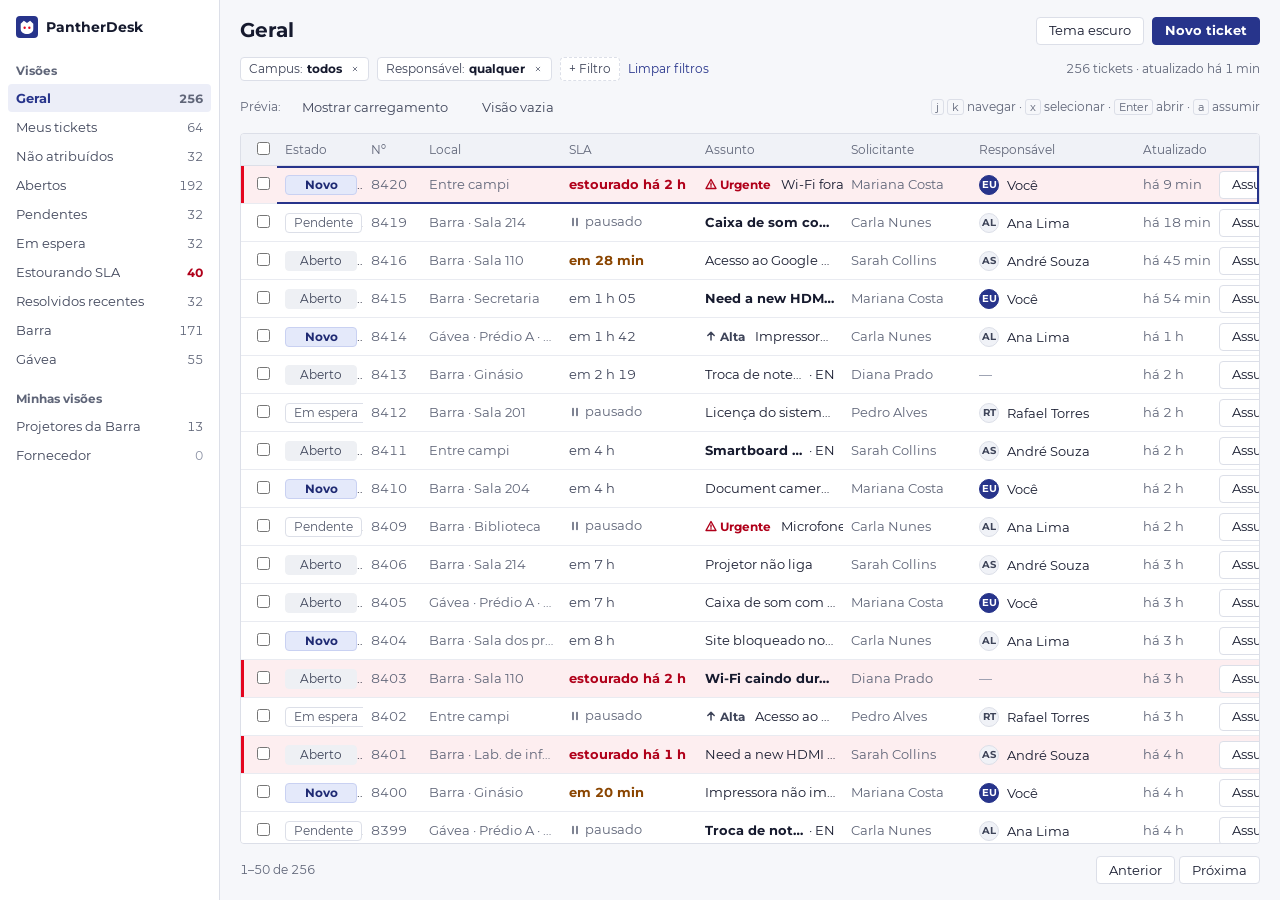
<file: design/prototipo/componentes.html>
<!doctype html>
<html lang="pt-BR" data-theme="light">
<head>
<meta charset="utf-8">
<meta name="viewport" content="width=device-width, initial-scale=1">
<title>PantherDesk — componentes</title>
<link rel="stylesheet" href="tokens.css">
<link rel="stylesheet" href="componentes.css">
<style>
*{box-sizing:border-box}
html,body{margin:0;height:100%}
body{background:var(--fundo);color:var(--tinta);font-family:var(--fonte);font-size:var(--t-13);line-height:var(--altura-linha)}
.demo{display:grid;grid-template-columns:220px minmax(0,1fr);height:100vh}
.lado{background:var(--superficie);border-right:var(--borda);padding:var(--e-3) var(--e-2);overflow:auto}
.lado .marca{display:flex;align-items:center;gap:var(--e-2);padding:var(--e-1) var(--e-2) var(--e-2);font-weight:var(--peso-forte);font-size:var(--t-14)}
.lado .marca svg{width:22px;height:22px}
.centro{display:flex;flex-direction:column;gap:var(--e-3);padding:var(--e-4) var(--e-5);min-width:0;overflow:hidden}
.cab{display:flex;align-items:center;gap:var(--e-2)}
.cab h1{margin:0;font-size:var(--t-20);font-weight:var(--peso-forte);flex:1}
.ferr{display:flex;gap:var(--e-2);align-items:center;flex-wrap:wrap;font-size:var(--t-12);color:var(--tinta-3)}
.ferr label{display:inline-flex;gap:4px;align-items:center}
.tab-area{flex:1;min-height:0;display:flex}
.tab-area .pd-tabela-wrap{flex:1}
.rodape{display:flex;align-items:center;gap:var(--e-2);font-size:var(--t-12);color:var(--tinta-3);font-variant-numeric:var(--num)}
.rodape .fim{margin-left:auto;display:flex;gap:var(--e-1)}
kbd{font-family:inherit;font-size:11px;border:var(--borda);border-radius:3px;padding:0 4px;color:var(--tinta-3)}
</style>
</head>
<body>
<div class="demo">
  <nav class="lado" aria-label="Visões">
    <div class="marca"><svg viewBox="0 0 28 28" aria-hidden="true"><rect width="28" height="28" rx="5" fill="var(--marca)"/><path d="M6 10 L10 6 L14 9 L18 6 L22 10 L22 17 C22 21 18 23 14 23 C10 23 6 21 6 17 Z" fill="#fff"/><circle cx="11" cy="15" r="1.5" fill="#E4051F"/><circle cx="17" cy="15" r="1.5" fill="#E4051F"/></svg>PantherDesk</div>
    <div class="pd-visoes" id="visoes"></div>
  </nav>
  <main class="centro">
    <div class="cab">
      <h1 id="titulo">Geral</h1>
      <button class="pd-btn" id="b-tema" type="button">Tema escuro</button>
      <button class="pd-btn prim" type="button">Novo ticket</button>
    </div>
    <div class="pd-chips" id="chips"></div>
    <div class="pd-massa" id="massa" role="region" aria-label="Ações em massa">
      <strong id="qtd">0 selecionados</strong>
      <button class="pd-btn" type="button">Atribuir</button>
      <button class="pd-btn" type="button">Estado</button>
      <button class="pd-btn" type="button">Prioridade</button>
      <button class="pd-btn" type="button">Mesclar</button>
      <button class="pd-btn" type="button">Macro</button>
      <button class="pd-btn" type="button">Exportar CSV</button>
      <button class="pd-btn fant fim" type="button" id="limpar-sel">Cancelar</button>
    </div>
    <div class="ferr">
      <span>Prévia:</span>
      <button class="pd-btn fant" type="button" id="b-esq">Mostrar carregamento</button>
      <button class="pd-btn fant" type="button" id="b-vazio">Visão vazia</button>
      <span style="margin-left:auto"><kbd>j</kbd> <kbd>k</kbd> navegar · <kbd>x</kbd> selecionar · <kbd>Enter</kbd> abrir · <kbd>a</kbd> assumir</span>
    </div>
    <div class="tab-area">
      <div class="pd-tabela-wrap" id="wrap">
        <table class="pd-tabela" aria-label="Tickets">
          <thead><tr><th class="sel"><input type="checkbox" id="todos" aria-label="Selecionar todos"></th><th class="est">Estado</th><th class="num">Nº</th><th class="local">Local</th><th class="sla">SLA</th><th>Assunto</th><th class="sol">Solicitante</th><th class="resp">Responsável</th><th class="atu">Atualizado</th><th class="acoes"></th></tr></thead>
          <tbody id="corpo"></tbody>
        </table>
      </div>
    </div>
    <div class="rodape"><span id="pag"></span><span class="fim"><button class="pd-btn" type="button">Anterior</button><button class="pd-btn" type="button">Próxima</button></span></div>
  </main>
</div>
<script>
// Dados de teste: 320 tickets gerados de forma determinística (sem Math.random), para avaliar a densidade.
const salas = {Barra:['Sala 101','Sala 104','Sala 110','Lab. de informática','Sala 201','Sala 204','Sala 210','Sala 214','Sala dos professores','Secretaria','Ginásio','Auditório','Biblioteca'], Gávea:['Prédio A · Sala A-11','Prédio A · Sala A-12','Prédio A · Biblioteca','Prédio B · RH','Prédio B · Financeiro','Prédio B · Teatro','Prédio A · Lab. de ciências']};
const assuntos = ['Projetor não liga','Wi-Fi caindo durante a aula','Impressora não imprime frente e verso','Smartboard not responding to touch','Teclado sem funcionar','Caixa de som com chiado no fundo da sala','Acesso ao Google Classroom negado após troca de senha','Troca de notebook autorizada pela coordenação','Document camera sem imagem no projetor','Printer jammed in the teachers room','Site bloqueado no laboratório','Need a new HDMI adapter for room 204','Licença do sistema administrativo expirou e ninguém consegue emitir boletos','Microfone sem fio descarregando rápido'];
const pessoas = ['Mariana Costa','Daniel Brooks','Lucas Andrade','Carla Nunes','Bruno Faria','Helena Ribas','Diana Prado','Otávio Reis','Ana Ribeiro','Pedro Alves','Lívia Prates','Paula Mendes','Sarah Collins','James Whitaker',''];
const tecnicos = ['Você','Rafael Torres','Ana Lima','André Souza',''];
const estados = ['novo','aberto','aberto','pendente','espera','aberto','resolvido','aberto','novo','fechado'];
const rotEst = {novo:'Novo',aberto:'Aberto',pendente:'Pendente',espera:'Em espera',resolvido:'Resolvido',fechado:'Fechado'};
const tickets = [];
for (let i = 0; i < 320; i++) {
  const campus = i % 9 === 0 ? 'Entre campi' : i % 3 === 0 ? 'Gávea' : 'Barra';
  const sala = campus === 'Entre campi' ? '' : salas[campus][(i * 7) % salas[campus].length];
  const est = i === 0 ? 'novo' : estados[(i * 3) % estados.length];
  const min = ((i * 37) % 600) - 120; // minutos até o próximo prazo
  let sla = {t:'', c:''};
  if (est === 'pendente' || est === 'espera') sla = {t:'pausado', c:'pausa'};
  else if (est === 'resolvido' || est === 'fechado') sla = {t:'', c:''};
  else if (min < 0) sla = {t:`estourado há ${Math.ceil(-min / 60)} h`, c:'estouro'};
  else if (min < 45) sla = {t:`em ${min || 5} min`, c:'atencao'};
  else sla = {t: min < 60 ? `em ${min} min` : min < 180 && min % 60 ? `em ${Math.floor(min / 60)} h ${String(min % 60).padStart(2, '0')}` : `em ${Math.round(min / 60)} h`, c:''};
  tickets.push({
    n: 8420 - i, est, campus, sala,
    ass: i === 0 ? 'Wi-Fi fora no 2º andar da Barra' : assuntos[(i * 5) % assuntos.length],
    en: /[a-z] (not|jammed|Need)/i.test(assuntos[(i * 5) % assuntos.length]),
    inc: i === 0 ? 20 : 0,
    pri: i === 0 ? 'urgente' : i % 11 === 0 ? 'urgente' : i % 6 === 0 ? 'alta' : '',
    sol: pessoas[(i * 3) % pessoas.length], resp: tecnicos[(i * 2) % tecnicos.length],
    sla, atu: i < 6 ? `há ${(i + 1) * 9} min` : i < 40 ? `há ${Math.ceil(i / 6)} h` : `há ${Math.ceil(i / 40)} dias`,
    lido: i % 4 !== 1
  });
}
const naoResolvido = t => !['resolvido','fechado'].includes(t.est);
const visoes = [
  ['Visões', [['Geral', t => naoResolvido(t)], ['Meus tickets', t => naoResolvido(t) && t.resp === 'Você'], ['Não atribuídos', t => naoResolvido(t) && !t.resp], ['Abertos', t => t.est === 'aberto' || t.est === 'novo'], ['Pendentes', t => t.est === 'pendente'], ['Em espera', t => t.est === 'espera'], ['Estourando SLA', t => t.sla.c === 'estouro', true], ['Resolvidos recentes', t => t.est === 'resolvido'], ['Barra', t => naoResolvido(t) && t.campus === 'Barra'], ['Gávea', t => naoResolvido(t) && t.campus === 'Gávea']]],
  ['Minhas visões', [['Projetores da Barra', t => naoResolvido(t) && t.campus === 'Barra' && /Projetor/.test(t.ass)], ['Fornecedor', () => false]]]
];
let visaoAtual = 'Geral', filtros = [['Campus','todos'],['Responsável','qualquer']], foco = 0, vazio = false;
const ic = {
  pausa:'<svg viewBox="0 0 12 12" aria-hidden="true"><path d="M4 2.5 V9.5 M8 2.5 V9.5" stroke="currentColor" stroke-width="1.6" stroke-linecap="round"/></svg>',
  rel:'<svg viewBox="0 0 12 12" aria-hidden="true"><circle cx="6" cy="6" r="4.5" fill="none" stroke="currentColor" stroke-width="1.4"/><path d="M6 3.5 V6 L7.8 7.2" fill="none" stroke="currentColor" stroke-width="1.4" stroke-linecap="round"/></svg>',
  urg:'<svg viewBox="0 0 12 12" aria-hidden="true"><path d="M6 1.5 L11 10.5 H1 Z" fill="none" stroke="currentColor" stroke-width="1.4" stroke-linejoin="round"/><path d="M6 5 V7.2 M6 8.8 V9" stroke="currentColor" stroke-width="1.4" stroke-linecap="round"/></svg>',
  alta:'<svg viewBox="0 0 12 12" aria-hidden="true"><path d="M6 10 V2.5 M2.8 5.5 L6 2.3 L9.2 5.5" fill="none" stroke="currentColor" stroke-width="1.5" stroke-linecap="round" stroke-linejoin="round"/></svg>',
  x:'<svg viewBox="0 0 10 10" width="10" height="10" aria-hidden="true"><path d="M2 2 L8 8 M8 2 L2 8" stroke="currentColor" stroke-width="1.4" stroke-linecap="round"/></svg>'
};
const $ = s => document.querySelector(s);
const fn = () => visoes.flatMap(g => g[1]).find(v => v[0] === visaoAtual)[1];
const lista = () => vazio ? [] : tickets.filter(fn());
function desenharVisoes(){
  $('#visoes').innerHTML = visoes.map(([g, vs]) => `<h3>${g}</h3>` + vs.map(([nome, f, alerta]) => { const n = tickets.filter(f).length; return `<a href="#" class="pd-visao" data-v="${nome}" ${nome === visaoAtual ? 'aria-current="page"' : ''}><span>${nome}</span><span class="c ${n === 0 ? 'zero' : alerta ? 'alerta' : ''}">${n}</span></a>`; }).join('')).join('');
}
function desenharChips(){
  $('#chips').innerHTML = filtros.map(([k, v], i) => `<span class="pd-chip">${k}: <b>${v}</b><button type="button" data-tirar="${i}" aria-label="Remover filtro ${k}">${ic.x}</button></span>`).join('') + '<button class="pd-chip add" type="button">+ Filtro</button>' + (filtros.length ? '<button class="pd-limpar" type="button" id="limpar">Limpar filtros</button>' : '') + `<span class="pd-contador">${lista().length} tickets · atualizado há 1 min</span>`;
}
function linha(t, i){
  const local = t.campus === 'Entre campi' ? 'Entre campi' : t.sala ? `${t.campus} · ${t.sala}` : '—';
  const pri = t.pri ? `<span class="pd-pri ${t.pri}" data-dica="Prioridade ${t.pri === 'urgente' ? 'urgente' : 'alta'}">${t.pri === 'urgente' ? ic.urg + 'Urgente' : ic.alta + 'Alta'}</span>` : '';
  const marc = (t.inc ? `<span class="pd-marc" data-dica="Incidente: responder aqui responde aos ${t.inc} tickets vinculados">· incidente · ${t.inc} vinculados</span>` : '') + (t.en ? '<span class="pd-marc" data-dica="Ticket em inglês: macros e respostas saem em inglês">· EN</span>' : '');
  const sla = t.sla.t ? `<span class="pd-sla ${t.sla.c}">${t.sla.c === 'pausa' ? ic.pausa : ''}${t.sla.t}</span>` : '';
  const resp = t.resp ? `<span class="pd-av ${t.resp === 'Você' ? 'eu' : ''}"><i>${t.resp === 'Você' ? 'EU' : t.resp.split(' ').map(p => p[0]).join('')}</i><span>${t.resp}</span></span>` : '<span class="pd-vazio-cel">—</span>';
  const cls = [t.sla.c === 'estouro' ? 'estouro' : '', t.lido ? '' : 'nao-lido', t.resp === 'Você' ? 'meu' : '', i === foco ? 'foco' : ''].join(' ');
  return `<tr class="${cls}" data-i="${i}" tabindex="-1"><td class="sel"><input type="checkbox" class="mk" aria-label="Selecionar #${t.n}"></td><td class="est"><span class="pd-est ${t.est}">${rotEst[t.est]}</span></td><td class="num">${t.n}</td><td class="local" title="${local}">${local}</td><td class="sla">${sla}</td><td><span class="ass">${pri}<span class="txt" title="${t.ass}">${t.ass}</span>${marc}</span></td><td class="sol">${t.sol || '<span class="pd-vazio-cel">—</span>'}</td><td class="resp">${resp}</td><td class="atu" title="29/10/2026 10:04">${t.atu}</td><td class="acoes"><span class="pd-rapidas"><button class="pd-btn" type="button">Assumir</button><button class="pd-btn" type="button">Estado</button></span></td></tr>`;
}
function desenharTabela(){
  const l = lista().slice(0, 50);
  $('#titulo').textContent = visaoAtual;
  $('#corpo').innerHTML = l.length ? l.map(linha).join('') : '<tr><td colspan="10" class="pd-vazio" style="max-width:none">Nenhum ticket nesta visão.</td></tr>';
  $('#pag').textContent = l.length ? `1–${l.length} de ${lista().length}` : '';
  atualizarMassa();
}
function esqueleto(){
  $('#corpo').innerHTML = Array.from({length: 14}, () => `<tr class="pd-esq">${'<td><span></span></td>'.repeat(10)}</tr>`).join('');
  setTimeout(desenharTabela, 1200);
}
function atualizarMassa(){ const n = document.querySelectorAll('.mk:checked').length; $('#massa').classList.toggle('vis', n > 0); $('#qtd').textContent = n === 1 ? '1 selecionado' : `${n} selecionados`; document.querySelectorAll('#corpo tr').forEach(tr => { const c = tr.querySelector('.mk'); tr.classList.toggle('marcada', !!(c && c.checked)); }); }
function tudo(){ desenharVisoes(); desenharChips(); desenharTabela(); }

$('#visoes').addEventListener('click', e => { const a = e.target.closest('[data-v]'); if (!a) return; e.preventDefault(); visaoAtual = a.dataset.v; foco = 0; vazio = false; tudo(); });
$('#chips').addEventListener('click', e => { const b = e.target.closest('[data-tirar]'); if (b) { filtros.splice(+b.dataset.tirar, 1); desenharChips(); } if (e.target.id === 'limpar') { filtros = []; desenharChips(); } });
$('#corpo').addEventListener('change', atualizarMassa);
$('#todos').addEventListener('change', e => { document.querySelectorAll('.mk').forEach(c => c.checked = e.target.checked); atualizarMassa(); });
$('#limpar-sel').addEventListener('click', () => { document.querySelectorAll('.mk').forEach(c => c.checked = false); $('#todos').checked = false; atualizarMassa(); });
$('#b-esq').addEventListener('click', esqueleto);
$('#b-vazio').addEventListener('click', () => { vazio = !vazio; $('#b-vazio').textContent = vazio ? 'Voltar aos dados' : 'Visão vazia'; desenharChips(); desenharTabela(); });
document.addEventListener('keydown', e => {
  if (/INPUT|TEXTAREA|SELECT/.test(document.activeElement.tagName) && document.activeElement.type !== 'checkbox') return;
  const rows = [...document.querySelectorAll('#corpo tr[data-i]')]; if (!rows.length) return;
  if (e.key === 'j' || e.key === 'k') { foco = Math.max(0, Math.min(rows.length - 1, foco + (e.key === 'j' ? 1 : -1))); rows.forEach((r, i) => r.classList.toggle('foco', i === foco)); rows[foco].scrollIntoView({block: 'nearest'}); }
  if (e.key === 'x') { const c = rows[foco].querySelector('.mk'); c.checked = !c.checked; atualizarMassa(); }
});
const raiz = document.documentElement;
try { if (localStorage.getItem('pd-tema') === 'dark') raiz.dataset.theme = 'dark'; } catch (e) {}
const rot = () => $('#b-tema').textContent = raiz.dataset.theme === 'dark' ? 'Tema claro' : 'Tema escuro';
$('#b-tema').addEventListener('click', () => { raiz.dataset.theme = raiz.dataset.theme === 'dark' ? 'light' : 'dark'; try { localStorage.setItem('pd-tema', raiz.dataset.theme); } catch (e) {} rot(); });
rot(); tudo();
</script>
</body>
</html>
</file>
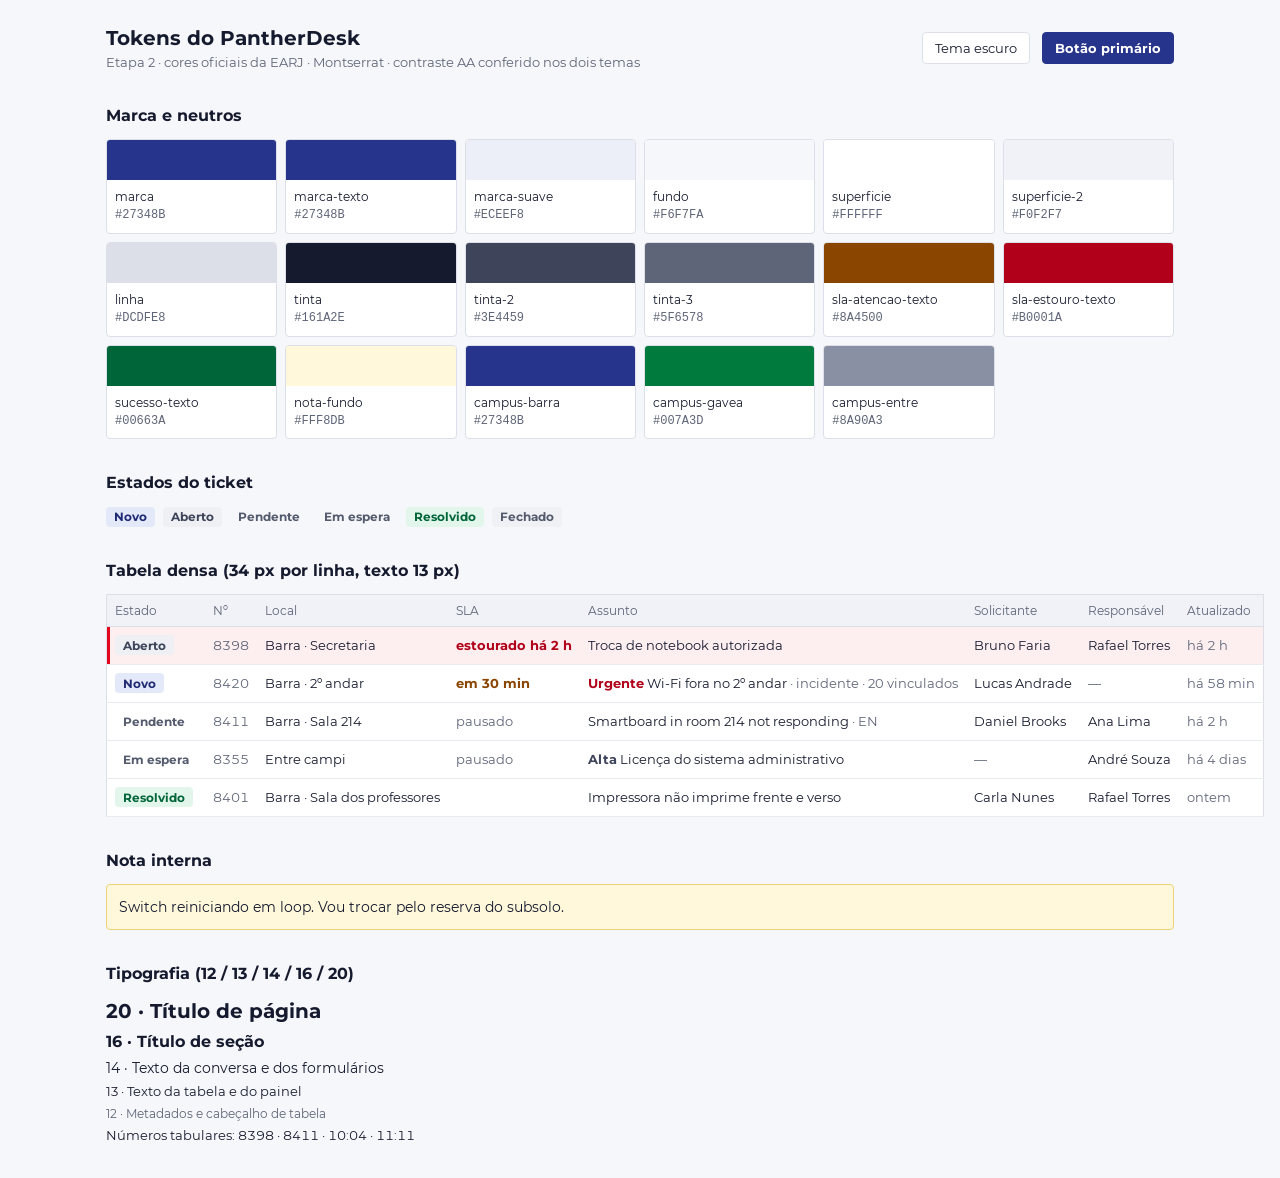
<file: design/prototipo/tokens.html>
<!doctype html>
<html lang="pt-BR" data-theme="light">
<head>
<meta charset="utf-8">
<meta name="viewport" content="width=device-width, initial-scale=1">
<title>PantherDesk — tokens</title>
<link rel="stylesheet" href="tokens.css">
<style>
*{box-sizing:border-box}
body{margin:0;background:var(--fundo);color:var(--tinta);font-family:var(--fonte);font-size:var(--t-14);line-height:var(--altura-linha)}
.pag{max-width:1100px;margin:0 auto;padding:var(--e-6) var(--e-4) var(--e-8)}
header{display:flex;align-items:center;gap:var(--e-3);margin-bottom:var(--e-6)}
h1{font-size:var(--t-20);font-weight:var(--peso-forte);margin:0}
h2{font-size:var(--t-16);font-weight:var(--peso-forte);margin:var(--e-8) 0 var(--e-3)}
.sub{color:var(--tinta-3);font-size:var(--t-13)}
.btn{height:32px;padding:0 var(--e-3);border-radius:var(--raio);border:var(--borda);background:var(--superficie);color:var(--tinta);font:inherit;font-size:var(--t-13);cursor:pointer}
.btn.prim{background:var(--marca);border-color:var(--marca);color:var(--marca-tinta);font-weight:var(--peso-forte)}
.btn.prim:hover{background:var(--marca-hover)}
:focus-visible{outline:2px solid var(--foco);outline-offset:2px}
.grade{display:grid;grid-template-columns:repeat(auto-fill,minmax(160px,1fr));gap:var(--e-2)}
.am{border:var(--borda);border-radius:var(--raio);background:var(--superficie);overflow:hidden}
.am i{display:block;height:40px}
.am div{padding:var(--e-2);font-size:var(--t-12)}
.am code{color:var(--tinta-3);font-size:var(--t-12)}
.etq{display:inline-flex;align-items:center;height:20px;padding:0 var(--e-2);border-radius:var(--raio);font-size:var(--t-12);font-weight:var(--peso-forte);white-space:nowrap}
.e-novo{background:var(--est-novo-fundo);color:var(--est-novo-texto)}
.e-aberto{background:var(--est-aberto-fundo);color:var(--est-aberto-texto)}
.e-pendente{background:var(--est-pendente-fundo);color:var(--est-pendente-texto)}
.e-espera{background:var(--est-espera-fundo);color:var(--est-espera-texto)}
.e-resolvido{background:var(--est-resolvido-fundo);color:var(--est-resolvido-texto)}
.e-fechado{background:var(--est-fechado-fundo);color:var(--est-fechado-texto)}
.linha{display:flex;flex-wrap:wrap;gap:var(--e-2);align-items:center}
.tipo p{margin:var(--e-1) 0}
table{width:100%;border-collapse:collapse;background:var(--superficie);border:var(--borda);border-radius:var(--raio);font-size:var(--t-13)}
th{height:var(--cabecalho-tabela);text-align:left;font-size:var(--t-12);font-weight:var(--peso-normal);color:var(--tinta-3);background:var(--superficie-2);padding:0 var(--e-2);border-bottom:var(--borda)}
td{height:var(--linha-tabela);padding:0 var(--e-2);border-bottom:1px solid var(--linha-2);white-space:nowrap}
tr.est td{background:var(--sla-estouro-fundo)}
tr.est td:first-child{box-shadow:inset 3px 0 0 var(--sla-estouro-borda)}
.n{font-variant-numeric:var(--num);color:var(--tinta-3)}
.sla-at{color:var(--sla-atencao-texto);font-weight:var(--peso-forte)}
.sla-es{color:var(--sla-estouro-texto);font-weight:var(--peso-forte)}
.pri-u{color:var(--pri-urgente);font-weight:var(--peso-forte)}
.pri-a{color:var(--pri-alta);font-weight:var(--peso-forte)}
.mut{color:var(--tinta-3)}
.nota{background:var(--nota-fundo);border:1px solid var(--nota-borda);border-radius:var(--raio);padding:var(--e-3)}
</style>
</head>
<body>
<div class="pag">
  <header>
    <div style="flex:1"><h1>Tokens do PantherDesk</h1><div class="sub">Etapa 2 · cores oficiais da EARJ · Montserrat · contraste AA conferido nos dois temas</div></div>
    <button class="btn" id="tema" type="button">Tema escuro</button>
    <button class="btn prim" type="button">Botão primário</button>
  </header>

  <h2>Marca e neutros</h2>
  <div class="grade" id="cores"></div>

  <h2>Estados do ticket</h2>
  <div class="linha"><span class="etq e-novo">Novo</span><span class="etq e-aberto">Aberto</span><span class="etq e-pendente">Pendente</span><span class="etq e-espera">Em espera</span><span class="etq e-resolvido">Resolvido</span><span class="etq e-fechado">Fechado</span></div>

  <h2>Tabela densa (34 px por linha, texto 13 px)</h2>
  <table>
    <thead><tr><th>Estado</th><th>Nº</th><th>Local</th><th>SLA</th><th>Assunto</th><th>Solicitante</th><th>Responsável</th><th>Atualizado</th></tr></thead>
    <tbody>
      <tr class="est"><td><span class="etq e-aberto">Aberto</span></td><td class="n">8398</td><td>Barra · Secretaria</td><td class="sla-es">estourado há 2 h</td><td>Troca de notebook autorizada</td><td>Bruno Faria</td><td>Rafael Torres</td><td class="n">há 2 h</td></tr>
      <tr><td><span class="etq e-novo">Novo</span></td><td class="n">8420</td><td>Barra · 2º andar</td><td class="sla-at">em 30 min</td><td><span class="pri-u">Urgente</span> Wi-Fi fora no 2º andar <span class="mut">· incidente · 20 vinculados</span></td><td>Lucas Andrade</td><td class="mut">—</td><td class="n">há 58 min</td></tr>
      <tr><td><span class="etq e-pendente">Pendente</span></td><td class="n">8411</td><td>Barra · Sala 214</td><td class="mut">pausado</td><td>Smartboard in room 214 not responding <span class="mut">· EN</span></td><td>Daniel Brooks</td><td>Ana Lima</td><td class="n">há 2 h</td></tr>
      <tr><td><span class="etq e-espera">Em espera</span></td><td class="n">8355</td><td>Entre campi</td><td class="mut">pausado</td><td><span class="pri-a">Alta</span> Licença do sistema administrativo</td><td class="mut">—</td><td>André Souza</td><td class="n">há 4 dias</td></tr>
      <tr><td><span class="etq e-resolvido">Resolvido</span></td><td class="n">8401</td><td>Barra · Sala dos professores</td><td></td><td>Impressora não imprime frente e verso</td><td>Carla Nunes</td><td>Rafael Torres</td><td class="n">ontem</td></tr>
    </tbody>
  </table>

  <h2>Nota interna</h2>
  <div class="nota">Switch reiniciando em loop. Vou trocar pelo reserva do subsolo.</div>

  <h2>Tipografia (12 / 13 / 14 / 16 / 20)</h2>
  <div class="tipo">
    <p style="font-size:var(--t-20);font-weight:var(--peso-forte)">20 · Título de página</p>
    <p style="font-size:var(--t-16);font-weight:var(--peso-forte)">16 · Título de seção</p>
    <p style="font-size:var(--t-14)">14 · Texto da conversa e dos formulários</p>
    <p style="font-size:var(--t-13)">13 · Texto da tabela e do painel</p>
    <p style="font-size:var(--t-12);color:var(--tinta-3)">12 · Metadados e cabeçalho de tabela</p>
    <p style="font-size:var(--t-13);font-variant-numeric:var(--num)">Números tabulares: 8398 · 8411 · 10:04 · 11:11</p>
  </div>
</div>
<script>
const nomes = ['marca','marca-texto','marca-suave','fundo','superficie','superficie-2','linha','tinta','tinta-2','tinta-3','sla-atencao-texto','sla-estouro-texto','sucesso-texto','nota-fundo','campus-barra','campus-gavea','campus-entre'];
function cores(){
  const s = getComputedStyle(document.documentElement);
  document.getElementById('cores').innerHTML = nomes.map(n => `<div class="am"><i style="background:var(--${n})"></i><div>${n}<br><code>${s.getPropertyValue('--' + n).trim()}</code></div></div>`).join('');
}
const raiz = document.documentElement, b = document.getElementById('tema');
try { if (localStorage.getItem('pd-tema') === 'dark') raiz.dataset.theme = 'dark'; } catch (e) {}
const rotulo = () => b.textContent = raiz.dataset.theme === 'dark' ? 'Tema claro' : 'Tema escuro';
b.addEventListener('click', () => { raiz.dataset.theme = raiz.dataset.theme === 'dark' ? 'light' : 'dark'; try { localStorage.setItem('pd-tema', raiz.dataset.theme); } catch (e) {} rotulo(); cores(); });
rotulo(); cores();
</script>
</body>
</html>
</file>
<file: design/prototipo/tokens.css>
/* PantherDesk — tokens de interface (etapa 2 do redesenho, 2026-10-29).
   Único lugar com valores de cor, tipo, espaço e forma. Componentes e telas
   só usam as variáveis abaixo.
   Marca: cores oficiais da EARJ (azul #27348B, vermelho #E4051F, verde
   #00B050) e Montserrat, instalada com a aplicação. */

@font-face{font-family:"Montserrat";src:url("assets/fonts/Montserrat-Regular.ttf") format("truetype");font-weight:400 500;font-style:normal;font-display:swap}
@font-face{font-family:"Montserrat";src:url("assets/fonts/Montserrat-Bold.ttf") format("truetype");font-weight:600 700;font-style:normal;font-display:swap}

:root{
  color-scheme:light;

  /* Marca: só botão primário, item ativo e foco */
  --marca:#27348B;
  --marca-hover:#1F2A73;
  --marca-tinta:#FFFFFF;          /* texto sobre a marca */
  --marca-texto:#27348B;          /* link e item ativo */
  --marca-suave:#ECEEF8;          /* fundo do item ativo e da linha selecionada */
  --foco:#27348B;

  /* Neutros puxados para o azul da marca */
  --fundo:#F6F7FA;
  --superficie:#FFFFFF;
  --superficie-2:#F0F2F7;         /* hover de linha, cabeçalho de tabela */
  --linha:#DCDFE8;
  --linha-2:#E9EBF1;
  --tinta:#161A2E;                /* texto principal */
  --tinta-2:#3E4459;              /* texto secundário */
  --tinta-3:#5F6578;              /* metadados (AA sobre superfície) */
  --tinta-4:#8A90A3;              /* desabilitado e marcador decorativo */

  /* Estados do ticket (lista e ticket): discretos. Só "Novo" tem um pouco
     mais de peso, em azul da marca; nunca vermelho. Verde só para resolvido. */
  --est-novo-fundo:#E4E9FA;      --est-novo-texto:#1F2A73;      --est-novo-borda:#C9D1F2;
  --est-aberto-fundo:#EEF0F4;    --est-aberto-texto:#3E4459;    --est-aberto-borda:#EEF0F4;
  --est-pendente-fundo:transparent; --est-pendente-texto:#555B6E; --est-pendente-borda:#DCDFE8;
  --est-espera-fundo:transparent;   --est-espera-texto:#555B6E;   --est-espera-borda:#DCDFE8;
  --est-resolvido-fundo:#E3F6EB; --est-resolvido-texto:#00663A; --est-resolvido-borda:#E3F6EB;
  --est-fechado-fundo:#F0F1F4;   --est-fechado-texto:#555B6E;   --est-fechado-borda:#F0F1F4;

  /* SLA: vermelho = estourado, âmbar = em risco (< 1 h ou < 20% do prazo),
     verde = resolvido, cinza = pausado ou sem SLA */
  --sla-ok:var(--tinta-2);
  --sla-atencao-texto:#8A4500;   --sla-atencao-fundo:#FFF3DC;
  --sla-estouro-texto:#B0001A;   --sla-estouro-fundo:#FDEEF0;
  --sla-estouro-borda:#E4051F;
  --sla-resolvido:#00663A;
  --sla-sem:var(--tinta-3);

  /* Prioridade: só Urgente tem cor; Alta é um ícone neutro */
  --pri-urgente:#B0001A;
  --pri-alta:var(--tinta-2);

  /* Sem responsável: neutro, nunca vermelho */
  --sem-resp:var(--tinta-3);

  /* Tag pequena no assunto (#pai, EN, incidente) */
  --tag-fundo:#F0F2F7;           --tag-texto:#3E4459;           --tag-borda:#DCDFE8;

  /* Linha vinculada (filho de incidente, expandida) */
  --linha-filho:#FAFBFC;

  /* Sucesso (resolvido no portal, avaliação positiva) */
  --sucesso-texto:#00663A;       --sucesso-fundo:#E3F6EB;

  /* Nota interna */
  --nota-fundo:#FFF8DB;          --nota-borda:#EBD27A;

  /* Campi (eventos e QR) */
  --campus-barra:#27348B;
  --campus-gavea:#007A3D;
  --campus-entre:#8A90A3;

  /* Tipografia */
  --fonte:"Montserrat",system-ui,sans-serif;
  --t-12:12px; --t-13:13px; --t-14:14px; --t-16:16px; --t-20:20px;
  --peso-normal:400; --peso-forte:700;
  --altura-linha:1.45;
  --num:tabular-nums;            /* font-variant-numeric em nº, horas e contadores */

  /* Espaço (passos de 4px) */
  --e-1:4px; --e-2:8px; --e-3:12px; --e-4:16px; --e-5:20px; --e-6:24px; --e-8:32px;

  /* Forma */
  --raio:4px; --raio-max:6px;
  --borda:1px solid var(--linha);
  --sombra-flutuante:0 4px 12px rgba(22,26,46,.12);   /* só menus e diálogos */
  --veu:rgba(22,26,46,.32);       /* fundo atrás de diálogos e gavetas */

  /* Densidade da tabela */
  --linha-tabela:38px;
  --cabecalho-tabela:32px;
}

:root[data-theme="dark"]{
  color-scheme:dark;

  --marca:#4656C9;
  --marca-hover:#5666D6;
  --marca-tinta:#FFFFFF;
  --marca-texto:#A9B3F5;
  --marca-suave:#232A4D;
  --foco:#A9B3F5;

  --fundo:#0F1220;
  --superficie:#161A2B;
  --superficie-2:#1E2338;
  --linha:#2C3250;
  --linha-2:#232842;
  --tinta:#E8EAF3;
  --tinta-2:#C3C7D6;
  --tinta-3:#9CA2B8;
  --tinta-4:#6B7189;

  --est-novo-fundo:#26305E;      --est-novo-texto:#D3D9FB;      --est-novo-borda:#3A4685;
  --est-aberto-fundo:#262B40;    --est-aberto-texto:#C3C7D6;    --est-aberto-borda:#262B40;
  --est-pendente-fundo:transparent; --est-pendente-texto:#A7ADC2; --est-pendente-borda:#2C3250;
  --est-espera-fundo:transparent;   --est-espera-texto:#A7ADC2;   --est-espera-borda:#2C3250;
  --est-resolvido-fundo:#12301F; --est-resolvido-texto:#6FDB9F; --est-resolvido-borda:#12301F;
  --est-fechado-fundo:#20253A;   --est-fechado-texto:#A7ADC2;   --est-fechado-borda:#20253A;

  --sla-ok:var(--tinta-2);
  --sla-atencao-texto:#F2B455;   --sla-atencao-fundo:#33260F;
  --sla-estouro-texto:#FF8E9A;   --sla-estouro-fundo:#341219;
  --sla-estouro-borda:#FF4D5F;
  --sla-resolvido:#6FDB9F;
  --sla-sem:var(--tinta-3);

  --pri-urgente:#FF8E9A;
  --pri-alta:var(--tinta-2);

  --sem-resp:var(--tinta-3);

  --tag-fundo:#1E2338;           --tag-texto:#C3C7D6;           --tag-borda:#2C3250;

  --linha-filho:#13172A;

  --sucesso-texto:#6FDB9F;       --sucesso-fundo:#12301F;

  --nota-fundo:#2B2614;          --nota-borda:#5E5023;

  --campus-barra:#7D8BEA;
  --campus-gavea:#3FBF7A;
  --campus-entre:#9CA2B8;

  --sombra-flutuante:0 4px 12px rgba(0,0,0,.45);
  --veu:rgba(0,0,0,.55);
}
</file>
<file: design/prototipo/componentes.css>
/* PantherDesk — componentes base (etapa 3 do redesenho, 2026-10-29).
   Só usa as variáveis de tokens.css. Prefixo pd- para não colidir com as
   telas antigas enquanto a migração acontece. */

/* ---------- Botões ---------- */
.pd-btn{display:inline-flex;align-items:center;gap:var(--e-1);height:28px;padding:0 var(--e-3);border-radius:var(--raio);border:var(--borda);background:var(--superficie);color:var(--tinta);font:inherit;font-size:var(--t-13);white-space:nowrap;cursor:pointer}
.pd-btn:hover{background:var(--superficie-2)}
.pd-btn.prim{background:var(--marca);border-color:var(--marca);color:var(--marca-tinta);font-weight:var(--peso-forte)}
.pd-btn.prim:hover{background:var(--marca-hover)}
.pd-btn.fant{border-color:transparent;background:transparent;color:var(--tinta-2)}
.pd-btn.fant:hover{background:var(--superficie-2);color:var(--tinta)}
.pd-btn svg{width:14px;height:14px;flex:0 0 14px}
:where(.pd-btn,.pd-chip,.pd-visao,.pd-tabela tr,.pd-tabela a,input,select):focus-visible{outline:2px solid var(--foco);outline-offset:1px}

/* ---------- Etiqueta de estado ----------
   Discreta: fundo neutro, peso normal. "Novo" (aberto sem 1ª resposta) ganha
   azul claro e negrito; resolvido é o único verde. */
.pd-est{display:inline-flex;align-items:center;justify-content:center;min-width:72px;height:20px;padding:0 var(--e-2);border-radius:var(--raio);border:1px solid transparent;font-size:var(--t-12);font-weight:var(--peso-normal);line-height:1;white-space:nowrap}
.pd-est.novo{background:var(--est-novo-fundo);color:var(--est-novo-texto);border-color:var(--est-novo-borda);font-weight:var(--peso-forte)}
.pd-est.aberto{background:var(--est-aberto-fundo);color:var(--est-aberto-texto);border-color:var(--est-aberto-borda)}
.pd-est.pendente{background:var(--est-pendente-fundo);color:var(--est-pendente-texto);border-color:var(--est-pendente-borda)}
.pd-est.espera{background:var(--est-espera-fundo);color:var(--est-espera-texto);border-color:var(--est-espera-borda)}
.pd-est.resolvido{background:var(--est-resolvido-fundo);color:var(--est-resolvido-texto);border-color:var(--est-resolvido-borda)}
.pd-est.fechado{background:var(--est-fechado-fundo);color:var(--est-fechado-texto);border-color:var(--est-fechado-borda)}

/* ---------- Célula de SLA ----------
   Nunca vazia: "em 3 h 25", "estourado há 2 h", "pausado", "resolvido" ou
   "sem SLA". Nunca só por cor: o texto diz o estado. */
.pd-sla{display:inline-flex;align-items:center;gap:var(--e-1);font-size:var(--t-13);font-variant-numeric:var(--num);color:var(--sla-ok);white-space:nowrap}
.pd-sla.atencao{color:var(--sla-atencao-texto);font-weight:var(--peso-forte)}
.pd-sla.estouro{color:var(--sla-estouro-texto);font-weight:var(--peso-forte)}
.pd-sla.pausa{color:var(--tinta-3)}
.pd-sla.sem{color:var(--sla-sem)}
.pd-sla.resolvido{color:var(--sla-resolvido)}
.pd-sla svg{width:12px;height:12px;flex:0 0 12px}

/* ---------- Prioridade ----------
   No ticket: ícone + texto. Na lista: só o ícone (.pd-pri-i), antes do assunto. */
.pd-pri{display:inline-flex;align-items:center;gap:3px;margin-right:var(--e-1);font-size:var(--t-12);font-weight:var(--peso-forte);white-space:nowrap}
.pd-pri.urgente{color:var(--pri-urgente)}
.pd-pri.alta{color:var(--pri-alta)}
.pd-pri svg{width:12px;height:12px}
.pd-pri-i{display:inline-flex;align-items:center;justify-content:center;flex:0 0 14px;width:14px;height:14px}
.pd-pri-i svg{width:12px;height:12px}
.pd-pri-i.urgente{color:var(--pri-urgente)}
.pd-pri-i.alta{color:var(--pri-alta)}

/* ---------- Tag pequena (#pai, EN, incidente) ---------- */
.pd-tag{flex:0 0 auto;display:inline-flex;align-items:center;height:18px;padding:0 5px;border:1px solid var(--tag-borda);border-radius:3px;background:var(--tag-fundo);color:var(--tag-texto);font-size:11px;line-height:1;font-variant-numeric:var(--num);white-space:nowrap}

/* ---------- Avatar ---------- */
.pd-av{display:inline-flex;align-items:center;gap:var(--e-2);min-width:0;white-space:nowrap}
.pd-av i{width:20px;height:20px;flex:0 0 20px;border-radius:50%;background:var(--superficie-2);border:1px solid var(--linha);color:var(--tinta-2);font-style:normal;font-size:10px;font-weight:var(--peso-forte);display:inline-flex;align-items:center;justify-content:center}
.pd-av.eu i{background:var(--marca);border-color:var(--marca);color:var(--marca-tinta)}
.pd-av span{overflow:hidden;text-overflow:ellipsis}
.pd-vazio-cel{color:var(--tinta-4)}
.pd-sem-resp{display:inline-flex;align-items:center;gap:var(--e-1);color:var(--sem-resp);font-style:italic;white-space:nowrap}
.pd-sem-resp svg{width:12px;height:12px;flex:0 0 12px}

/* ---------- Chip de filtro ---------- */
.pd-chips{display:flex;flex-wrap:wrap;align-items:center;gap:var(--e-2)}
.pd-chip{display:inline-flex;align-items:center;gap:var(--e-1);height:24px;padding:0 var(--e-1) 0 var(--e-2);border:var(--borda);border-radius:var(--raio);background:var(--superficie);font:inherit;font-size:var(--t-12);color:var(--tinta-2)}
.pd-chip b{color:var(--tinta);font-weight:var(--peso-forte)}
.pd-chip button{width:18px;height:18px;border:0;border-radius:3px;background:none;color:var(--tinta-3);cursor:pointer;display:inline-flex;align-items:center;justify-content:center}
.pd-chip button:hover{background:var(--superficie-2);color:var(--tinta)}
.pd-chip.add{border-style:dashed;padding-right:var(--e-2);cursor:pointer}
.pd-limpar{border:0;background:none;color:var(--marca-texto);font:inherit;font-size:var(--t-12);cursor:pointer;padding:0}
.pd-limpar:hover{text-decoration:underline}
.pd-contador{margin-left:auto;font-size:var(--t-12);color:var(--tinta-3);font-variant-numeric:var(--num)}

/* ---------- Tabela densa ----------
   Uma linha = uma decisão. Texto principal em peso normal; secundário em
   tinta-3; negrito só no assunto não lido. Vermelho só no SLA estourado e
   no ícone de urgente. */
.pd-tabela-wrap{border:var(--borda);border-radius:var(--raio);background:var(--superficie);overflow:auto;max-height:100%}
.pd-tabela{width:100%;border-collapse:separate;border-spacing:0;font-size:var(--t-13);table-layout:fixed}
.pd-tabela th{position:sticky;top:0;z-index:1;height:var(--cabecalho-tabela);padding:0 var(--e-2);background:var(--superficie-2);border-bottom:var(--borda);text-align:left;font-size:var(--t-12);font-weight:var(--peso-normal);color:var(--tinta-3);white-space:nowrap}
.pd-tabela td{height:var(--linha-tabela);padding:0 var(--e-2);border-bottom:1px solid var(--linha-2);white-space:nowrap;overflow:hidden;text-overflow:ellipsis;color:var(--tinta)}
.pd-tabela td.sel,.pd-tabela th.sel{width:36px;padding:0 0 0 var(--e-3);position:relative}
.pd-tabela td.est,.pd-tabela th.est{width:86px}
.pd-tabela td.num,.pd-tabela th.num{width:58px;font-variant-numeric:var(--num);color:var(--tinta-3)}
.pd-tabela td.local,.pd-tabela th.local{width:140px;color:var(--tinta-3)}
.pd-tabela td.sla,.pd-tabela th.sla{width:136px}
.pd-tabela td.sol,.pd-tabela th.sol{width:128px;color:var(--tinta-3)}
.pd-tabela td.resp,.pd-tabela th.resp{width:164px}
.pd-tabela td.atu,.pd-tabela th.atu{width:84px;font-variant-numeric:var(--num);color:var(--tinta-3)}
.pd-tabela td.acoes,.pd-tabela th.acoes{width:40px;padding:0 var(--e-2) 0 0;text-align:right}
.pd-tabela tbody tr{cursor:pointer}
.pd-tabela tbody tr:hover td{background:var(--superficie-2)}
/* Estourado: linha inteira com fundo suave e borda vermelha à esquerda */
.pd-tabela tbody tr.estouro td{background:var(--sla-estouro-fundo)}
.pd-tabela tbody tr.estouro td:first-child{box-shadow:inset 3px 0 0 var(--sla-estouro-borda)}
.pd-tabela tbody tr.marcada td{background:var(--marca-suave)}
.pd-tabela tbody tr.foco{outline:2px solid var(--foco);outline-offset:-2px}
.pd-tabela tbody tr.foco td{background:var(--superficie-2)}
.pd-tabela tbody tr.foco.estouro td{background:var(--sla-estouro-fundo)}
.pd-tabela tbody tr.foco.marcada td{background:var(--marca-suave)}
/* Filho de incidente expandido sob o pai: recuado, fundo levemente distinto */
.pd-tabela tbody tr.filho td{background:var(--linha-filho)}
.pd-tabela tbody tr.filho td.assunto{padding-left:calc(var(--e-2) + 20px)}
.pd-tabela tbody tr.filho:hover td,.pd-tabela tbody tr.filho.foco td{background:var(--superficie-2)}
.pd-tabela tbody tr.filho.marcada td{background:var(--marca-suave)}
.pd-tabela .ram{flex:0 0 auto;color:var(--tinta-4)}
/* Assunto: [ícone de prioridade] assunto [tags] */
.pd-tabela .ass{display:flex;align-items:center;gap:6px;min-width:0}
.pd-tabela .ass .txt{flex:0 1 auto;overflow:hidden;text-overflow:ellipsis;min-width:6em;color:var(--tinta)}
.pd-tabela .ass .pd-tag,.pd-tabela .ass .pd-vinc{flex-shrink:0}
.pd-tabela .ass .txt:hover{text-decoration:underline}
.pd-tabela tr.nao-lido .ass .txt{font-weight:var(--peso-forte)}
.pd-tabela .nl{position:absolute;left:3px;top:50%;width:6px;height:6px;margin-top:-3px;border-radius:50%;background:var(--marca-texto)}
/* Botão "+20 vinculados" com seta */
.pd-vinc{flex:0 0 auto;display:inline-flex;align-items:center;gap:2px;height:20px;padding:0 var(--e-1) 0 2px;border:1px solid var(--tag-borda);border-radius:3px;background:var(--superficie);color:var(--tinta-2);font:inherit;font-size:var(--t-12);font-variant-numeric:var(--num);cursor:pointer;white-space:nowrap}
.pd-vinc:hover{background:var(--superficie-2);color:var(--tinta)}
.pd-vinc svg{width:12px;height:12px;transition:transform .15s}
.pd-vinc[aria-expanded="true"] svg{transform:rotate(90deg)}
.pd-vinc.so-n{padding-left:var(--e-1);cursor:default}
/* Ordenação */
.pd-tabela th button{border:0;background:none;padding:0;font:inherit;color:inherit;display:inline-flex;align-items:center;gap:3px;cursor:pointer;height:100%}
.pd-tabela th button:hover{color:var(--tinta)}
.pd-tabela th .ord{display:inline-flex;width:10px;opacity:0}
.pd-tabela th .ord svg{width:10px;height:10px}
.pd-tabela th button:hover .ord{opacity:.5}
.pd-tabela th[aria-sort] button{color:var(--tinta);font-weight:var(--peso-forte)}
.pd-tabela th[aria-sort] .ord{opacity:1}
.pd-tabela th[aria-sort="descending"] .ord svg{transform:rotate(180deg)}
/* Ações da linha: botão fixo na última coluna; não cobre dados */
.pd-mais{width:28px;height:24px;border:1px solid transparent;border-radius:var(--raio);background:none;color:var(--tinta-3);font:inherit;font-size:var(--t-14);line-height:1;cursor:pointer;display:inline-flex;align-items:center;justify-content:center}
.pd-mais:hover,.pd-mais[aria-expanded="true"]{border-color:var(--linha);background:var(--superficie);color:var(--tinta)}
/* Skeleton */
.pd-esq td span{display:block;height:10px;border-radius:2px;background:var(--linha-2);animation:pd-pulso 1.2s ease-in-out infinite}
@keyframes pd-pulso{50%{opacity:.5}}
.pd-vazio{padding:var(--e-8) var(--e-4);text-align:center;color:var(--tinta-3);font-size:var(--t-13)}

/* ---------- Barra de ações em massa ---------- */
.pd-massa{display:none;align-items:center;gap:var(--e-2);padding:var(--e-1) var(--e-2) var(--e-1) var(--e-3);border:1px solid var(--marca);border-radius:var(--raio);background:var(--marca-suave);font-size:var(--t-13)}
.pd-massa.vis{display:flex}
.pd-massa strong{font-variant-numeric:var(--num);margin-right:var(--e-2)}
.pd-massa .fim{margin-left:auto}

/* ---------- Item de visão com contador ---------- */
.pd-visoes{display:flex;flex-direction:column;gap:1px}
.pd-visoes h3{margin:var(--e-4) 0 var(--e-1);padding:0 var(--e-2);font-size:var(--t-12);font-weight:var(--peso-forte);color:var(--tinta-3)}
.pd-visao{display:flex;align-items:center;justify-content:space-between;gap:var(--e-2);height:28px;padding:0 var(--e-2);border-radius:var(--raio);color:var(--tinta-2);text-decoration:none;font-size:var(--t-13)}
.pd-visao span:first-child{white-space:nowrap;overflow:hidden;text-overflow:ellipsis;min-width:0}
.pd-visao:hover{background:var(--superficie-2);color:var(--tinta)}
.pd-visao[aria-current="page"]{background:var(--marca-suave);color:var(--marca-texto);font-weight:var(--peso-forte)}
.pd-visao .c{font-size:var(--t-12);font-variant-numeric:var(--num);color:var(--tinta-3)}
.pd-visao .c.alerta{color:var(--sla-estouro-texto);font-weight:var(--peso-forte)}
.pd-visao .c.zero{color:var(--tinta-4)}
.pd-visao .pd-av{min-width:0}
.pd-visao .pd-av i{width:18px;height:18px;flex-basis:18px;font-size:9px}

/* ---------- Dica (tooltip) ---------- */
[data-dica]{position:relative}
[data-dica]:hover::after,[data-dica]:focus-visible::after{content:attr(data-dica);position:absolute;left:0;top:calc(100% + 4px);z-index:20;max-width:280px;width:max-content;padding:var(--e-1) var(--e-2);border-radius:var(--raio);background:var(--tinta);color:var(--superficie);font-size:var(--t-12);font-weight:var(--peso-normal);white-space:normal;box-shadow:var(--sombra-flutuante)}

@media (prefers-reduced-motion:reduce){.pd-esq td span{animation:none}.pd-vinc svg{transition:none}}
</file>
<file: design/prototipo/antes-geral-tokens.css>
/* PantherDesk — tokens de interface (etapa 2 do redesenho, 2026-10-29).
   Único lugar com valores de cor, tipo, espaço e forma. Componentes e telas
   só usam as variáveis abaixo.
   Marca: cores oficiais da EARJ (azul #27348B, vermelho #E4051F, verde
   #00B050) e Montserrat, instalada com a aplicação. */

@font-face{font-family:"Montserrat";src:url("assets/fonts/Montserrat-Regular.ttf") format("truetype");font-weight:400 500;font-style:normal;font-display:swap}
@font-face{font-family:"Montserrat";src:url("assets/fonts/Montserrat-Bold.ttf") format("truetype");font-weight:600 700;font-style:normal;font-display:swap}

:root{
  color-scheme:light;

  /* Marca: só botão primário, item ativo e foco */
  --marca:#27348B;
  --marca-hover:#1F2A73;
  --marca-tinta:#FFFFFF;          /* texto sobre a marca */
  --marca-texto:#27348B;          /* link e item ativo */
  --marca-suave:#ECEEF8;          /* fundo do item ativo e da linha selecionada */
  --foco:#27348B;

  /* Neutros puxados para o azul da marca */
  --fundo:#F6F7FA;
  --superficie:#FFFFFF;
  --superficie-2:#F0F2F7;         /* hover de linha, cabeçalho de tabela */
  --linha:#DCDFE8;
  --linha-2:#E9EBF1;
  --tinta:#161A2E;                /* texto principal */
  --tinta-2:#3E4459;              /* texto secundário */
  --tinta-3:#5F6578;              /* metadados (AA sobre superfície) */
  --tinta-4:#8A90A3;              /* desabilitado e marcador decorativo */

  /* Estados do ticket: etiqueta sólida, sempre com texto */
  --est-novo-fundo:#F5C518;      --est-novo-texto:#2E2300;
  --est-aberto-fundo:#E4051F;    --est-aberto-texto:#FFFFFF;
  --est-pendente-fundo:#1E6FD9;  --est-pendente-texto:#FFFFFF;
  --est-espera-fundo:#444B5E;    --est-espera-texto:#FFFFFF;
  --est-resolvido-fundo:#DADDE6; --est-resolvido-texto:#2F3445;
  --est-fechado-fundo:#ECEEF3;   --est-fechado-texto:#4C5266;

  /* SLA */
  --sla-ok:var(--tinta-2);
  --sla-atencao-texto:#9A5300;   --sla-atencao-fundo:#FFF3DC;
  --sla-estouro-texto:#B8001A;   --sla-estouro-fundo:#FDECEE;
  --sla-estouro-borda:#E4051F;

  /* Prioridade (só Alta e Urgente ganham cor) */
  --pri-urgente:#B8001A;
  --pri-alta:#9A5300;

  /* Sucesso (resolvido no portal, avaliação positiva) */
  --sucesso-texto:#007A3D;       --sucesso-fundo:#E3F6EB;

  /* Nota interna */
  --nota-fundo:#FFF8DB;          --nota-borda:#EBD27A;

  /* Campi (eventos e QR) */
  --campus-barra:#27348B;
  --campus-gavea:#007A3D;
  --campus-entre:#8A90A3;

  /* Tipografia */
  --fonte:"Montserrat",system-ui,sans-serif;
  --t-12:12px; --t-13:13px; --t-14:14px; --t-16:16px; --t-20:20px;
  --peso-normal:400; --peso-forte:700;
  --altura-linha:1.45;
  --num:tabular-nums;            /* font-variant-numeric em nº, horas e contadores */

  /* Espaço (passos de 4px) */
  --e-1:4px; --e-2:8px; --e-3:12px; --e-4:16px; --e-5:20px; --e-6:24px; --e-8:32px;

  /* Forma */
  --raio:4px; --raio-max:6px;
  --borda:1px solid var(--linha);
  --sombra-flutuante:0 4px 12px rgba(22,26,46,.12);   /* só menus e diálogos */
  --veu:rgba(22,26,46,.32);       /* fundo atrás de diálogos e gavetas */

  /* Densidade da tabela */
  --linha-tabela:34px;
  --cabecalho-tabela:32px;
}

:root[data-theme="dark"]{
  color-scheme:dark;

  --marca:#4656C9;
  --marca-hover:#5666D6;
  --marca-tinta:#FFFFFF;
  --marca-texto:#A9B3F5;
  --marca-suave:#232A4D;
  --foco:#A9B3F5;

  --fundo:#0F1220;
  --superficie:#161A2B;
  --superficie-2:#1E2338;
  --linha:#2C3250;
  --linha-2:#232842;
  --tinta:#E8EAF3;
  --tinta-2:#C3C7D6;
  --tinta-3:#9CA2B8;
  --tinta-4:#6B7189;

  --est-novo-fundo:#E3B60F;      --est-novo-texto:#241B00;
  --est-aberto-fundo:#D9061E;    --est-aberto-texto:#FFFFFF;
  --est-pendente-fundo:#1E6FD9;  --est-pendente-texto:#FFFFFF;
  --est-espera-fundo:#5A6278;    --est-espera-texto:#FFFFFF;
  --est-resolvido-fundo:#3A4058; --est-resolvido-texto:#E1E4EE;
  --est-fechado-fundo:#2A2F45;   --est-fechado-texto:#B8BDCE;

  --sla-ok:var(--tinta-2);
  --sla-atencao-texto:#F2B455;   --sla-atencao-fundo:#33260F;
  --sla-estouro-texto:#FF7A88;   --sla-estouro-fundo:#3A1219;
  --sla-estouro-borda:#FF4D5F;

  --pri-urgente:#FF7A88;
  --pri-alta:#F2B455;

  --sucesso-texto:#5FD394;       --sucesso-fundo:#12301F;

  --nota-fundo:#2B2614;          --nota-borda:#5E5023;

  --campus-barra:#7D8BEA;
  --campus-gavea:#3FBF7A;
  --campus-entre:#9CA2B8;

  --sombra-flutuante:0 4px 12px rgba(0,0,0,.45);
  --veu:rgba(0,0,0,.55);
}
</file>
<file: design/prototipo/antes-geral-componentes.css>
/* PantherDesk — componentes base (etapa 3 do redesenho, 2026-10-29).
   Só usa as variáveis de tokens.css. Prefixo pd- para não colidir com as
   telas antigas enquanto a migração acontece. */

/* ---------- Botões ---------- */
.pd-btn{display:inline-flex;align-items:center;gap:var(--e-1);height:28px;padding:0 var(--e-3);border-radius:var(--raio);border:var(--borda);background:var(--superficie);color:var(--tinta);font:inherit;font-size:var(--t-13);white-space:nowrap;cursor:pointer}
.pd-btn:hover{background:var(--superficie-2)}
.pd-btn.prim{background:var(--marca);border-color:var(--marca);color:var(--marca-tinta);font-weight:var(--peso-forte)}
.pd-btn.prim:hover{background:var(--marca-hover)}
.pd-btn.fant{border-color:transparent;background:transparent;color:var(--tinta-2)}
.pd-btn.fant:hover{background:var(--superficie-2);color:var(--tinta)}
.pd-btn svg{width:14px;height:14px;flex:0 0 14px}
:where(.pd-btn,.pd-chip,.pd-visao,.pd-tabela tr,.pd-tabela a,input,select):focus-visible{outline:2px solid var(--foco);outline-offset:1px}

/* ---------- Etiqueta de estado ---------- */
.pd-est{display:inline-flex;align-items:center;justify-content:center;min-width:72px;height:20px;padding:0 var(--e-2);border-radius:var(--raio);font-size:var(--t-12);font-weight:var(--peso-forte);line-height:1;white-space:nowrap}
.pd-est.novo{background:var(--est-novo-fundo);color:var(--est-novo-texto)}
.pd-est.aberto{background:var(--est-aberto-fundo);color:var(--est-aberto-texto)}
.pd-est.pendente{background:var(--est-pendente-fundo);color:var(--est-pendente-texto)}
.pd-est.espera{background:var(--est-espera-fundo);color:var(--est-espera-texto)}
.pd-est.resolvido{background:var(--est-resolvido-fundo);color:var(--est-resolvido-texto)}
.pd-est.fechado{background:var(--est-fechado-fundo);color:var(--est-fechado-texto)}

/* ---------- Célula de SLA ----------
   Mostra só o próximo prazo. Vazia quando cumprido. Nunca só por cor:
   o texto diz o estado ("em", "estourado há", "pausado"). */
.pd-sla{display:inline-flex;align-items:center;gap:var(--e-1);font-size:var(--t-13);font-variant-numeric:var(--num);color:var(--sla-ok);white-space:nowrap}
.pd-sla.atencao{color:var(--sla-atencao-texto);font-weight:var(--peso-forte)}
.pd-sla.estouro{color:var(--sla-estouro-texto);font-weight:var(--peso-forte)}
.pd-sla.pausa{color:var(--tinta-3)}
.pd-sla svg{width:12px;height:12px;flex:0 0 12px}

/* ---------- Prioridade (só Alta e Urgente aparecem) ---------- */
.pd-pri{display:inline-flex;align-items:center;gap:3px;margin-right:var(--e-1);font-size:var(--t-12);font-weight:var(--peso-forte);white-space:nowrap}
.pd-pri.urgente{color:var(--pri-urgente)}
.pd-pri.alta{color:var(--pri-alta)}
.pd-pri svg{width:12px;height:12px}

/* ---------- Avatar ---------- */
.pd-av{display:inline-flex;align-items:center;gap:var(--e-2);min-width:0;white-space:nowrap}
.pd-av i{width:20px;height:20px;flex:0 0 20px;border-radius:50%;background:var(--superficie-2);border:1px solid var(--linha);color:var(--tinta-2);font-style:normal;font-size:10px;font-weight:var(--peso-forte);display:inline-flex;align-items:center;justify-content:center}
.pd-av.eu i{background:var(--marca);border-color:var(--marca);color:var(--marca-tinta)}
.pd-av span{overflow:hidden;text-overflow:ellipsis}
.pd-vazio-cel{color:var(--tinta-4)}

/* ---------- Chip de filtro ---------- */
.pd-chips{display:flex;flex-wrap:wrap;align-items:center;gap:var(--e-2)}
.pd-chip{display:inline-flex;align-items:center;gap:var(--e-1);height:24px;padding:0 var(--e-1) 0 var(--e-2);border:var(--borda);border-radius:var(--raio);background:var(--superficie);font:inherit;font-size:var(--t-12);color:var(--tinta-2)}
.pd-chip b{color:var(--tinta);font-weight:var(--peso-forte)}
.pd-chip button{width:18px;height:18px;border:0;border-radius:3px;background:none;color:var(--tinta-3);cursor:pointer;display:inline-flex;align-items:center;justify-content:center}
.pd-chip button:hover{background:var(--superficie-2);color:var(--tinta)}
.pd-chip.add{border-style:dashed;padding-right:var(--e-2);cursor:pointer}
.pd-limpar{border:0;background:none;color:var(--marca-texto);font:inherit;font-size:var(--t-12);cursor:pointer;padding:0}
.pd-limpar:hover{text-decoration:underline}
.pd-contador{margin-left:auto;font-size:var(--t-12);color:var(--tinta-3);font-variant-numeric:var(--num)}

/* ---------- Tabela densa ---------- */
.pd-tabela-wrap{border:var(--borda);border-radius:var(--raio);background:var(--superficie);overflow:auto;max-height:100%}
.pd-tabela{width:100%;border-collapse:separate;border-spacing:0;font-size:var(--t-13)}
.pd-tabela th{position:sticky;top:0;z-index:1;height:var(--cabecalho-tabela);padding:0 var(--e-2);background:var(--superficie-2);border-bottom:var(--borda);text-align:left;font-size:var(--t-12);font-weight:var(--peso-normal);color:var(--tinta-3);white-space:nowrap}
.pd-tabela td{height:var(--linha-tabela);padding:0 var(--e-2);border-bottom:1px solid var(--linha-2);white-space:nowrap;max-width:0;overflow:hidden;text-overflow:ellipsis}
.pd-tabela td.sel,.pd-tabela th.sel{width:32px;padding:0 0 0 var(--e-3)}
.pd-tabela td.est,.pd-tabela th.est{width:88px}
.pd-tabela td.num,.pd-tabela th.num{width:56px;font-variant-numeric:var(--num);color:var(--tinta-3)}
.pd-tabela td.local,.pd-tabela th.local{width:180px}
.pd-tabela td.sla,.pd-tabela th.sla{width:144px}
.pd-tabela td.sol,.pd-tabela th.sol{width:150px}
.pd-tabela td.resp,.pd-tabela th.resp{width:150px}
.pd-tabela td.atu,.pd-tabela th.atu{width:92px;font-variant-numeric:var(--num);color:var(--tinta-3)}
.pd-tabela tbody tr{cursor:pointer}
.pd-tabela tbody tr:hover td{background:var(--superficie-2)}
.pd-tabela tbody tr.marcada td{background:var(--marca-suave)}
.pd-tabela tbody tr.foco td{background:var(--superficie-2)}
.pd-tabela tbody tr.foco td:first-child{box-shadow:inset 2px 0 0 var(--marca)}
.pd-tabela tbody tr.meu td.resp{color:var(--tinta)}
/* Estourado: linha inteira com fundo suave e borda à esquerda */
.pd-tabela tbody tr.estouro td{background:var(--sla-estouro-fundo)}
.pd-tabela tbody tr.estouro td:first-child{box-shadow:inset 3px 0 0 var(--sla-estouro-borda)}
/* Não lido: bolinha e assunto em negrito */
.pd-tabela .ass{display:flex;align-items:center;gap:var(--e-1);min-width:0}
.pd-tabela .ass .txt{overflow:hidden;text-overflow:ellipsis}
.pd-tabela tr.nao-lido .ass .txt{font-weight:var(--peso-forte);color:var(--tinta)}
.pd-tabela tr.nao-lido td.sel{background-image:radial-gradient(circle,var(--marca-texto) 3px,transparent 3.5px);background-repeat:no-repeat;background-position:4px center}
.pd-marc{flex:0 0 auto;font-size:var(--t-12);color:var(--tinta-3)}
/* Ações rápidas ao passar o mouse */
.pd-tabela td.acoes{width:0;padding:0;overflow:visible;position:sticky;right:0}
.pd-rapidas{display:none;position:absolute;right:var(--e-2);top:50%;transform:translateY(-50%);gap:var(--e-1);background:var(--superficie);border:var(--borda);border-radius:var(--raio);padding:2px}
.pd-tabela tbody tr:hover .pd-rapidas,.pd-tabela tbody tr.foco .pd-rapidas{display:flex}
.pd-rapidas .pd-btn{height:22px;padding:0 var(--e-2);font-size:var(--t-12)}
/* Skeleton */
.pd-esq td span{display:block;height:10px;border-radius:2px;background:var(--linha-2);animation:pd-pulso 1.2s ease-in-out infinite}
@keyframes pd-pulso{50%{opacity:.5}}
.pd-vazio{padding:var(--e-8) var(--e-4);text-align:center;color:var(--tinta-3);font-size:var(--t-13)}

/* ---------- Barra de ações em massa ---------- */
.pd-massa{display:none;align-items:center;gap:var(--e-2);padding:var(--e-1) var(--e-2) var(--e-1) var(--e-3);border:1px solid var(--marca);border-radius:var(--raio);background:var(--marca-suave);font-size:var(--t-13)}
.pd-massa.vis{display:flex}
.pd-massa strong{font-variant-numeric:var(--num);margin-right:var(--e-2)}
.pd-massa .fim{margin-left:auto}

/* ---------- Item de visão com contador ---------- */
.pd-visoes{display:flex;flex-direction:column;gap:1px}
.pd-visoes h3{margin:var(--e-4) 0 var(--e-1);padding:0 var(--e-2);font-size:var(--t-12);font-weight:var(--peso-forte);color:var(--tinta-3)}
.pd-visao{display:flex;align-items:center;justify-content:space-between;gap:var(--e-2);height:28px;padding:0 var(--e-2);border-radius:var(--raio);color:var(--tinta-2);text-decoration:none;font-size:var(--t-13)}
.pd-visao span:first-child{white-space:nowrap;overflow:hidden;text-overflow:ellipsis;min-width:0}
.pd-visao:hover{background:var(--superficie-2);color:var(--tinta)}
.pd-visao[aria-current="page"]{background:var(--marca-suave);color:var(--marca-texto);font-weight:var(--peso-forte)}
.pd-visao .c{font-size:var(--t-12);font-variant-numeric:var(--num);color:var(--tinta-3)}
.pd-visao .c.alerta{color:var(--sla-estouro-texto);font-weight:var(--peso-forte)}
.pd-visao .c.zero{color:var(--tinta-4)}

/* ---------- Dica (tooltip) ---------- */
[data-dica]{position:relative}
[data-dica]:hover::after,[data-dica]:focus-visible::after{content:attr(data-dica);position:absolute;left:0;top:calc(100% + 4px);z-index:20;max-width:280px;width:max-content;padding:var(--e-1) var(--e-2);border-radius:var(--raio);background:var(--tinta);color:var(--superficie);font-size:var(--t-12);font-weight:var(--peso-normal);white-space:normal;box-shadow:var(--sombra-flutuante)}

@media (prefers-reduced-motion:reduce){.pd-esq td span{animation:none}}
</file>
